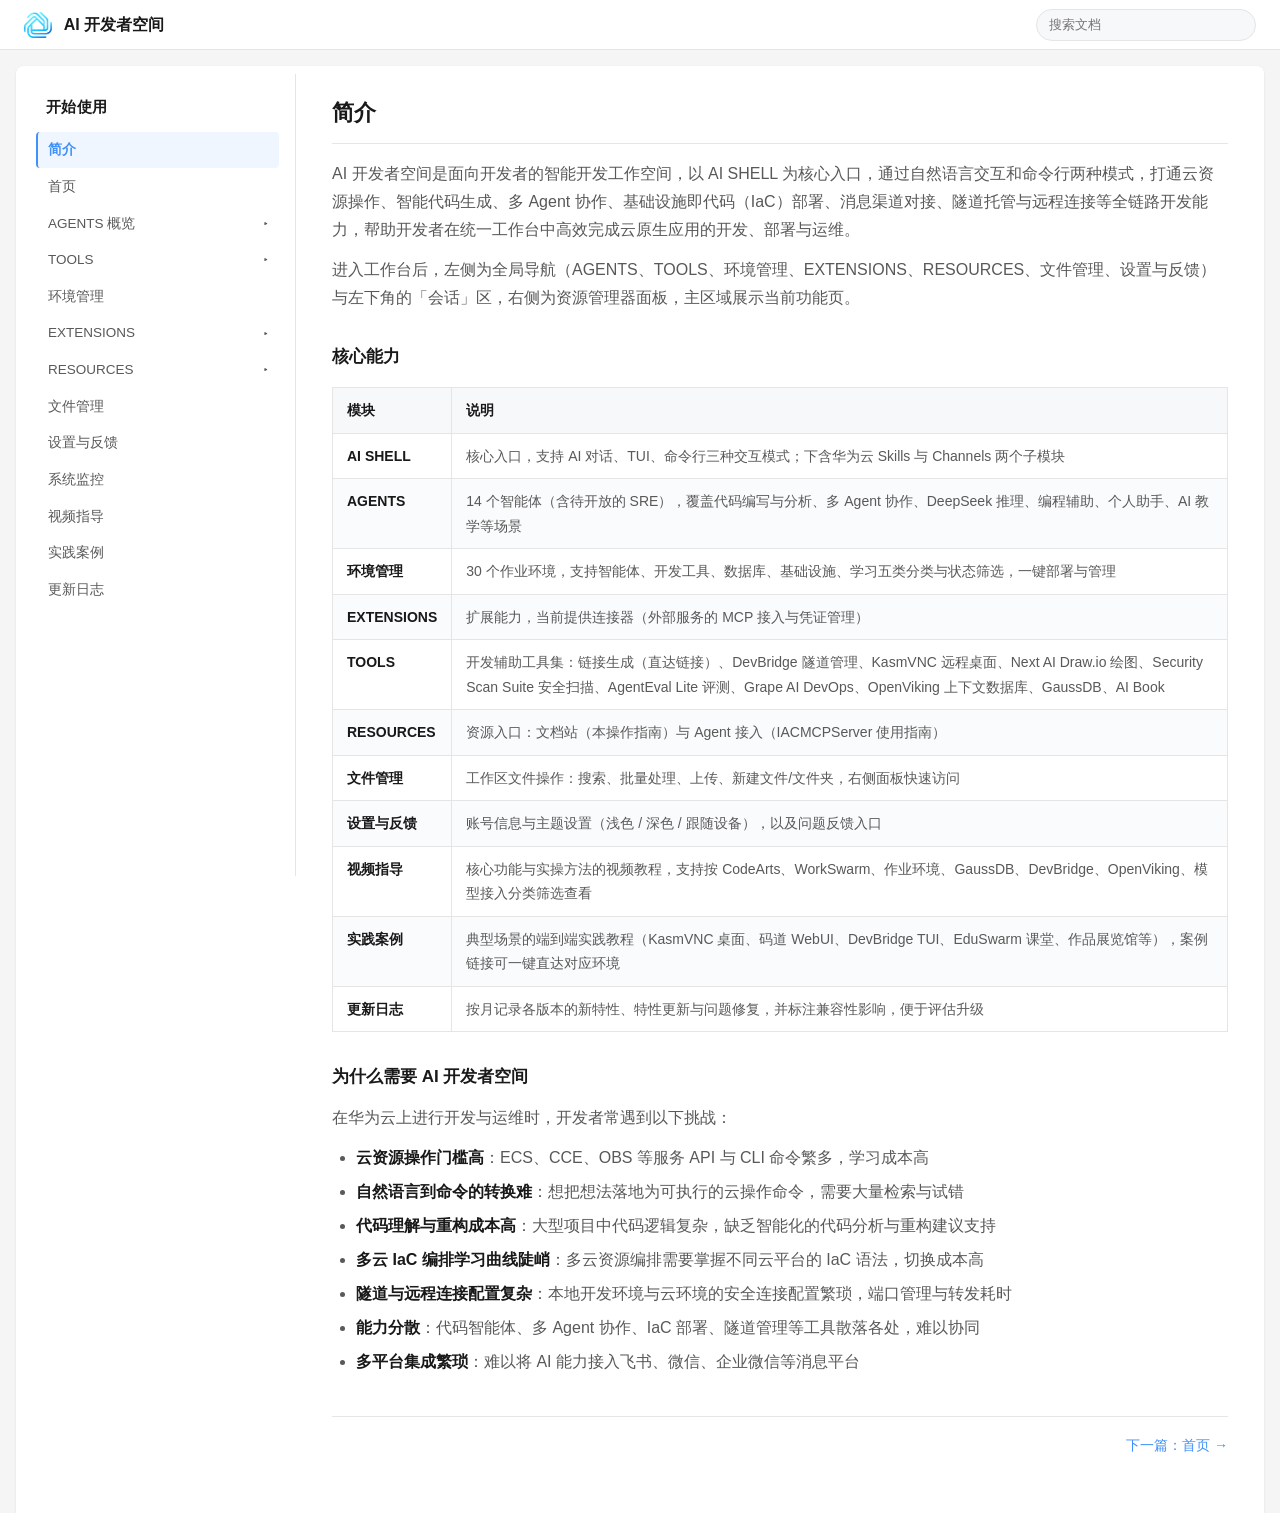
<file: index.html>
<!DOCTYPE html>
<html lang="zh-CN">
<head>
<meta charset="UTF-8">
<meta name="viewport" content="width=device-width, initial-scale=1">
<title>AI 开发者空间 · 操作指南</title>
<link rel="icon" type="image/svg+xml" href="images/space.svg" />
<meta http-equiv="refresh" content="0; url=./AIDevspace.html">
<link rel="canonical" href="./AIDevspace.html">
</head>
<body>
<p>正在打开 <a href="./AIDevspace.html">AI 开发者空间操作指南</a>…</p>
</body>
</html>
</file>
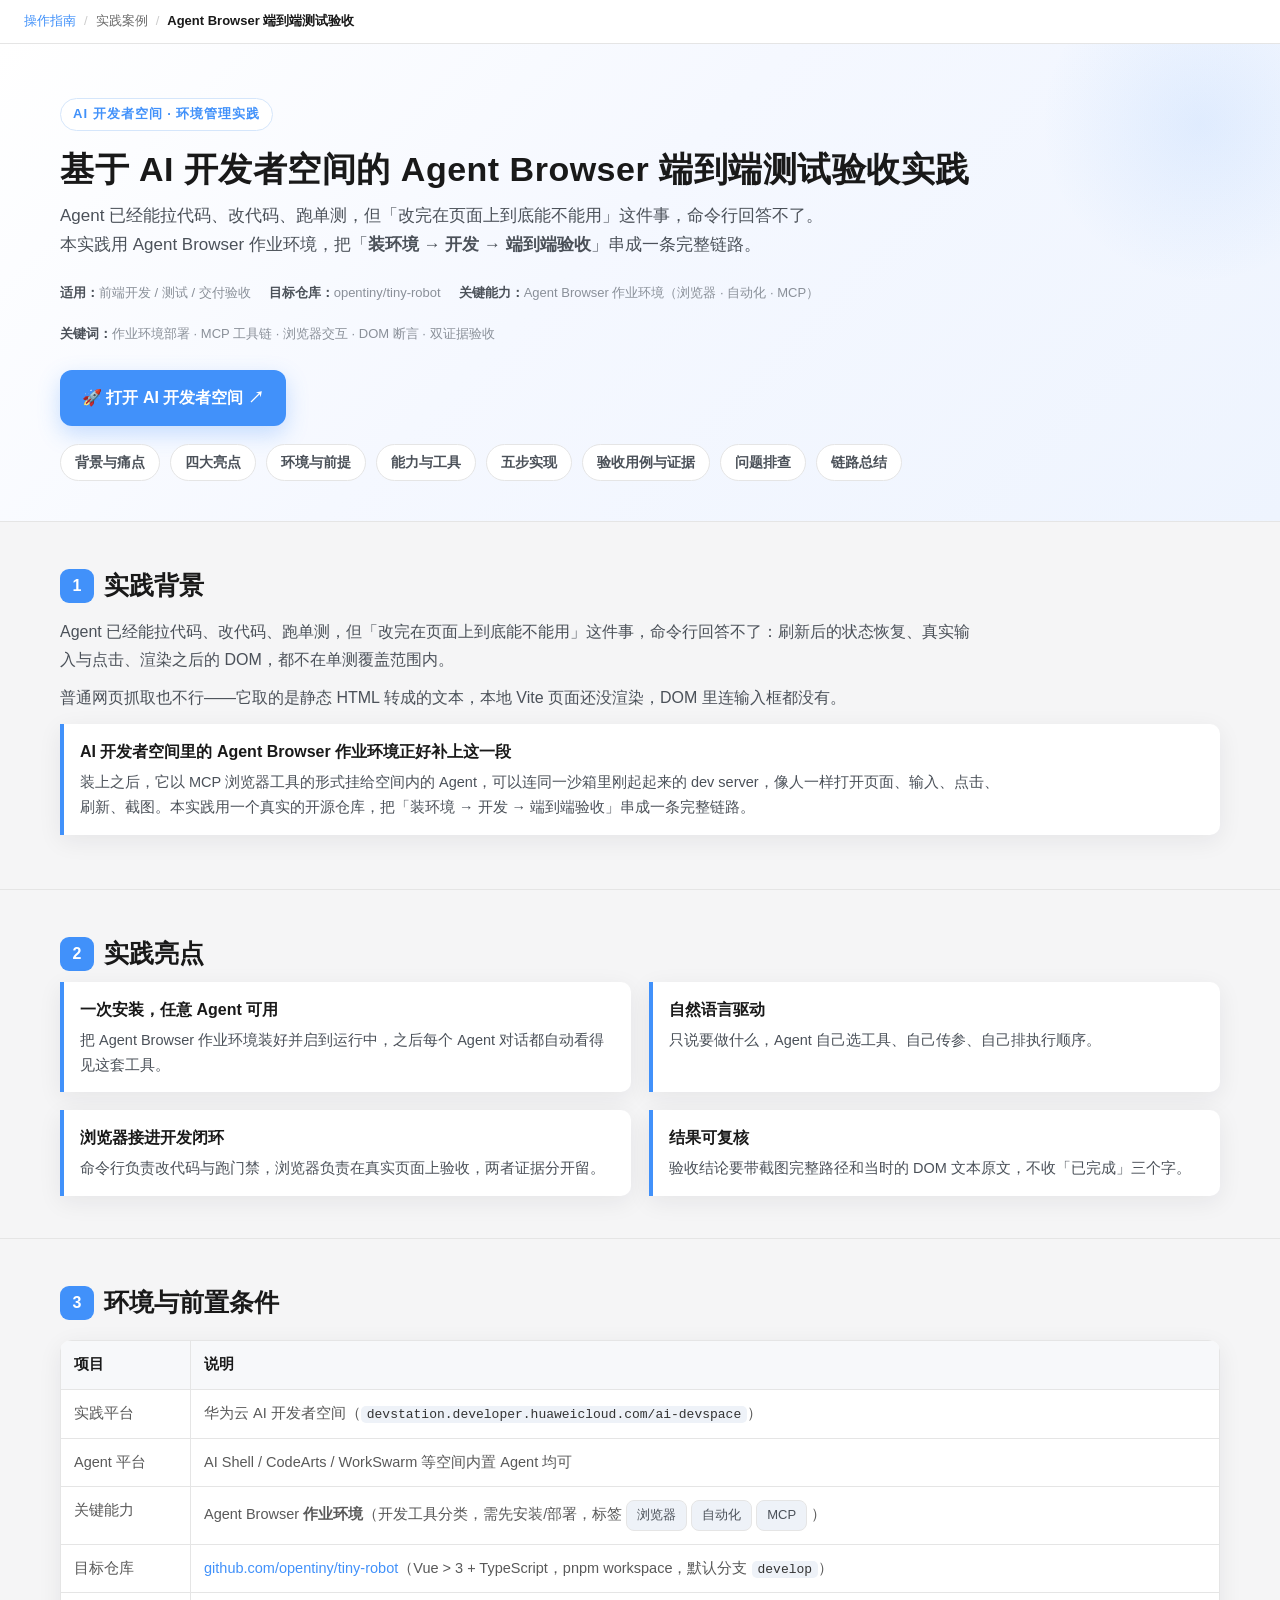
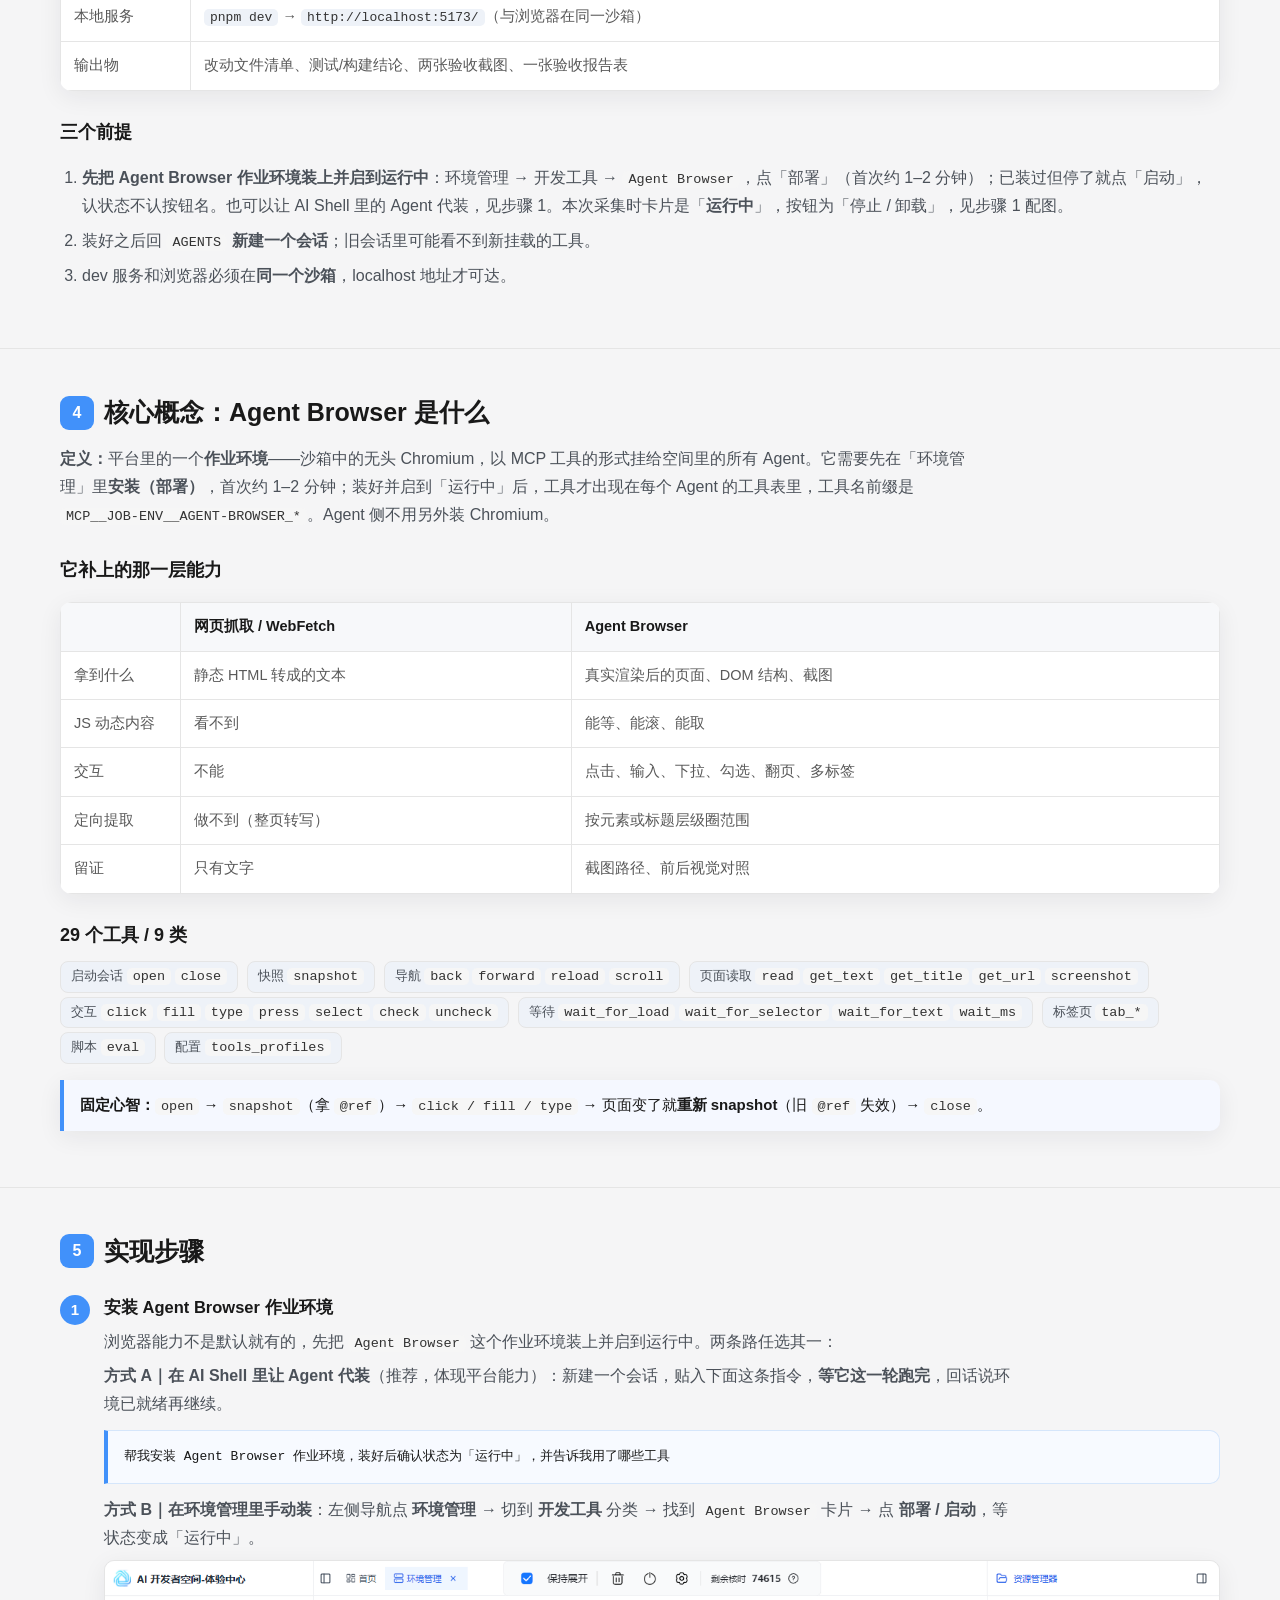
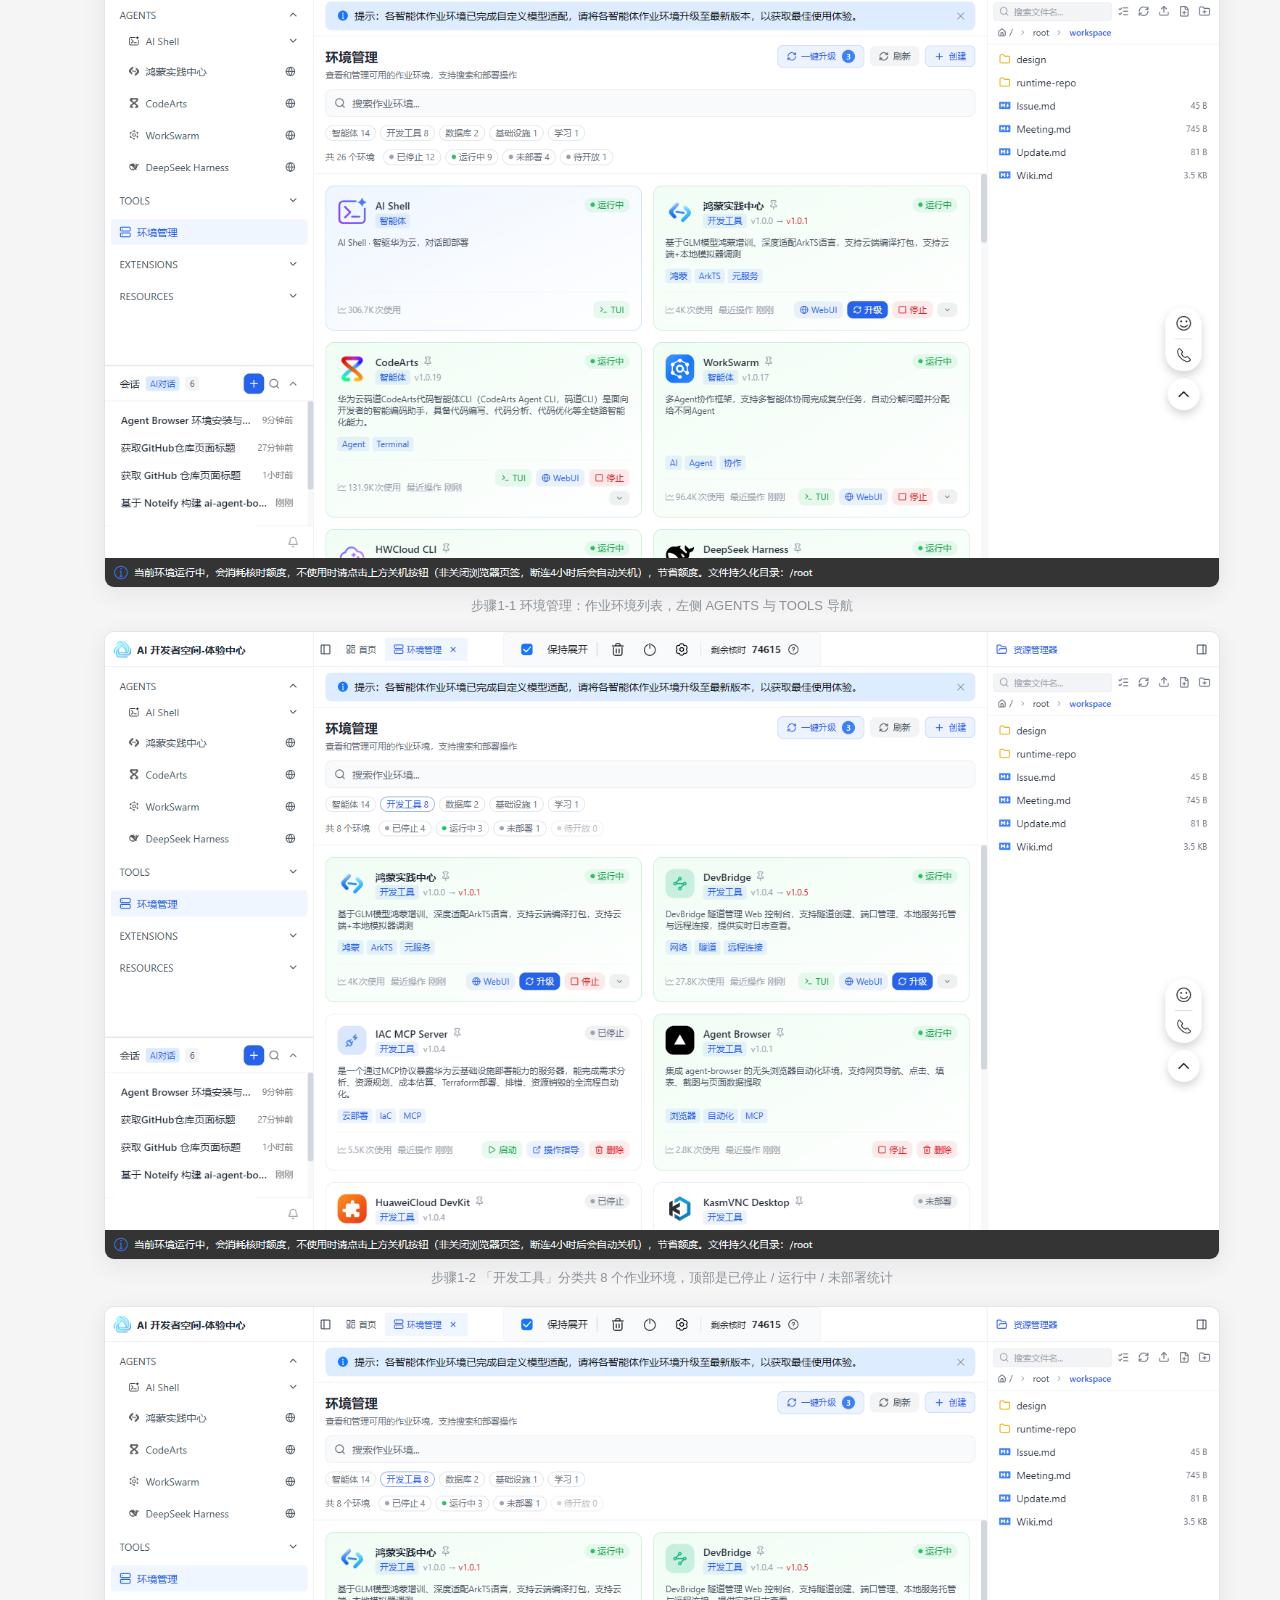
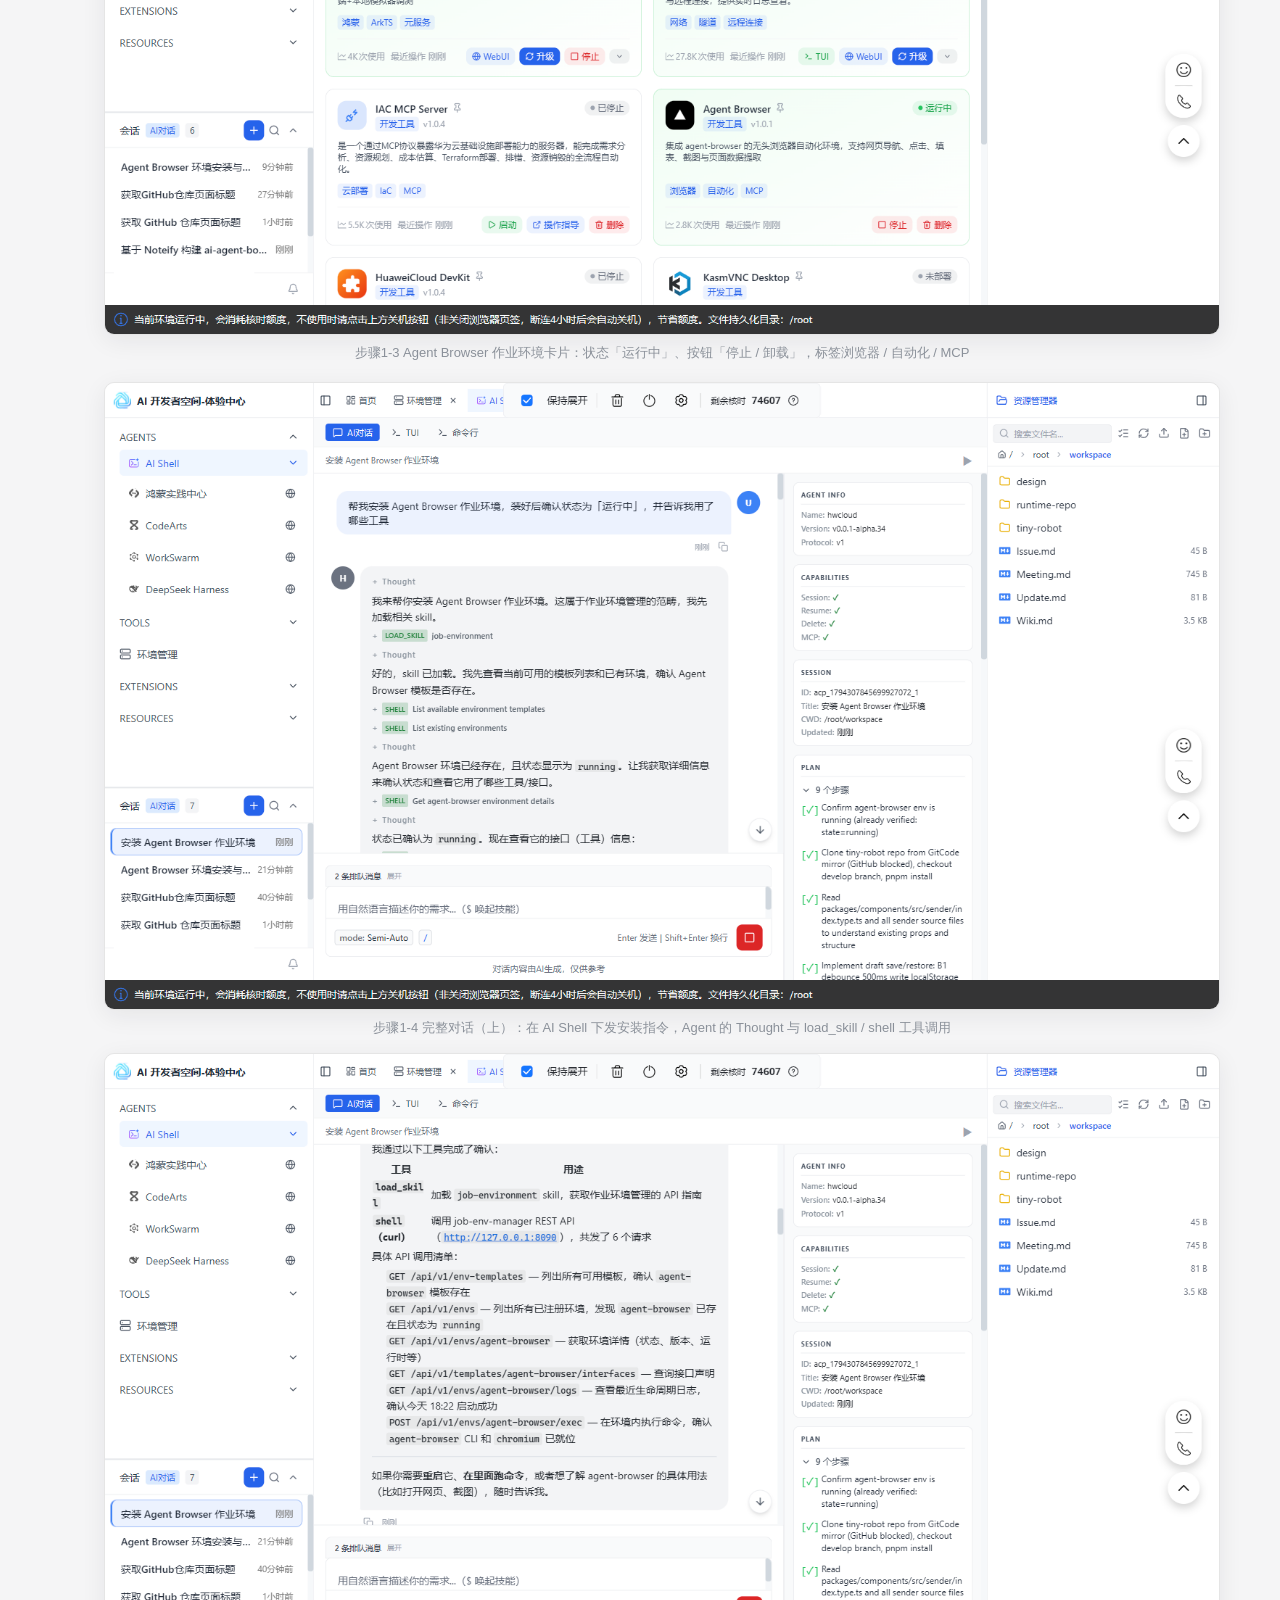
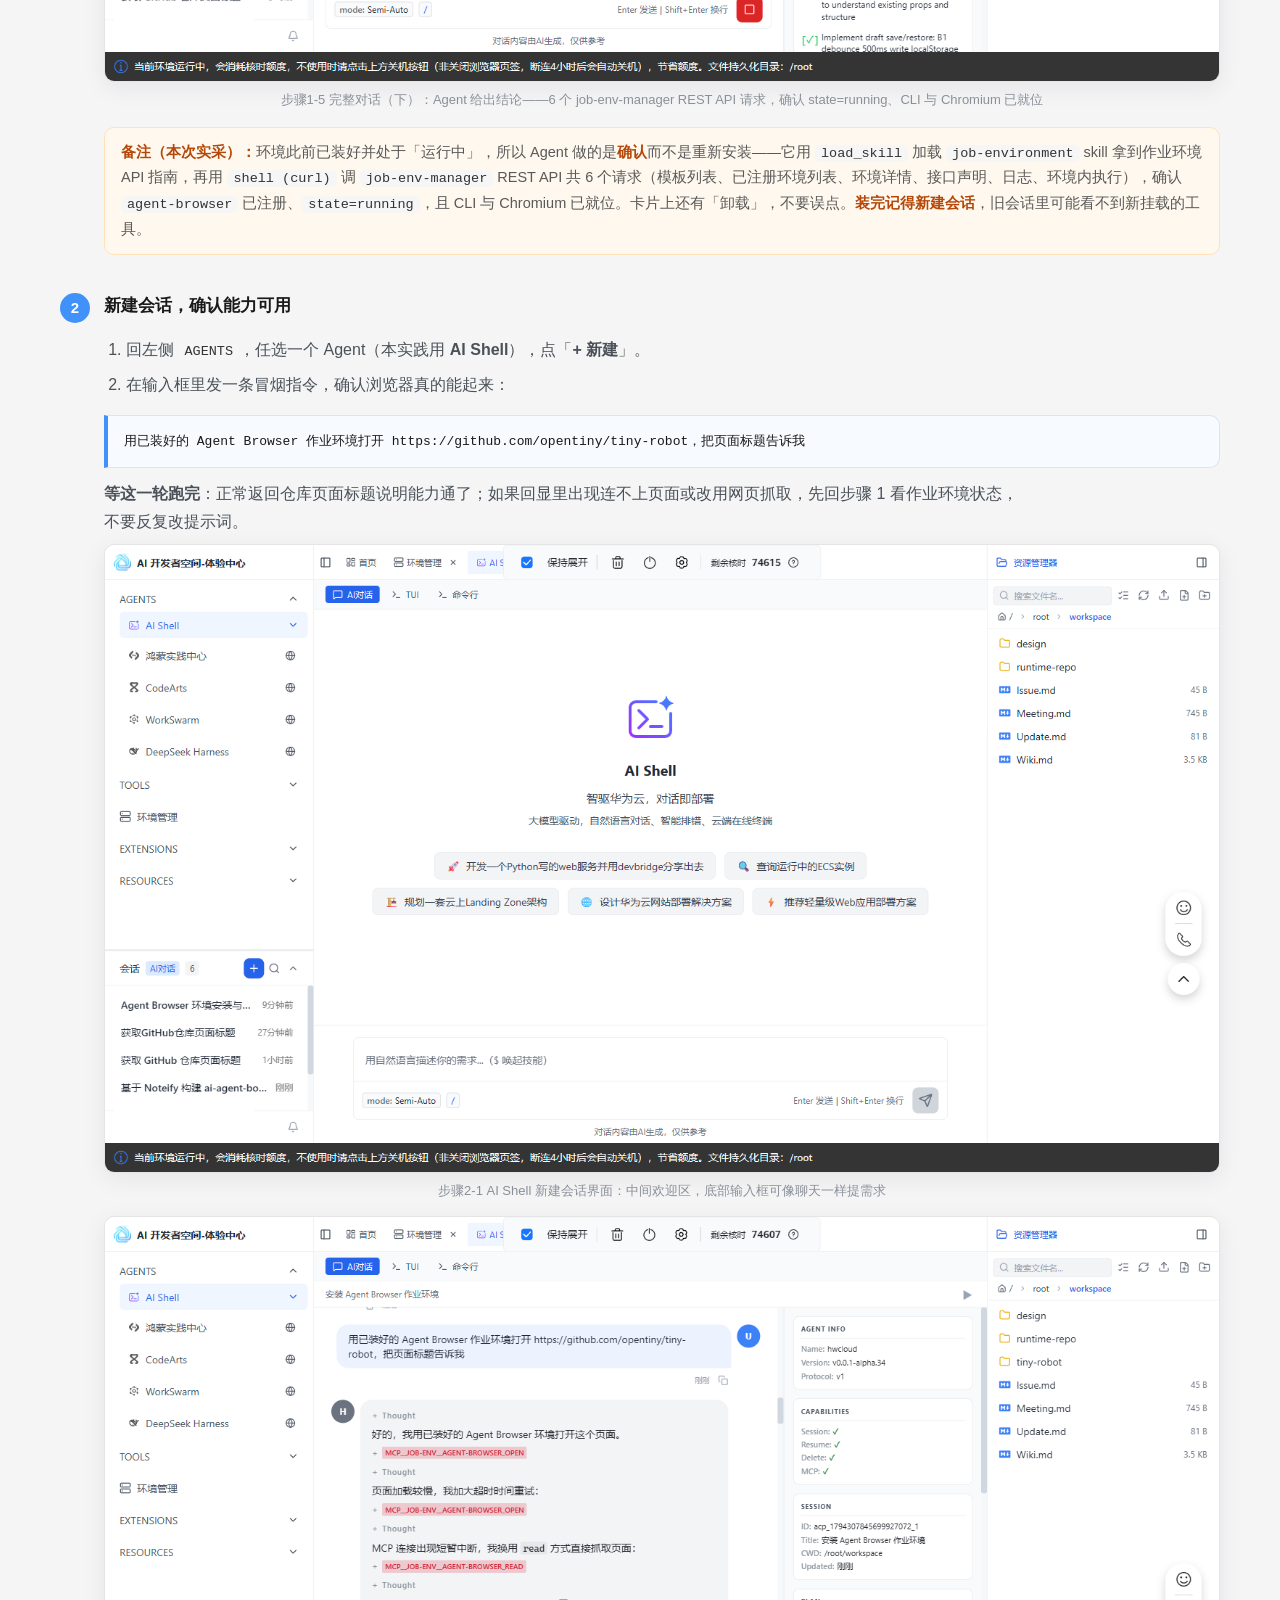
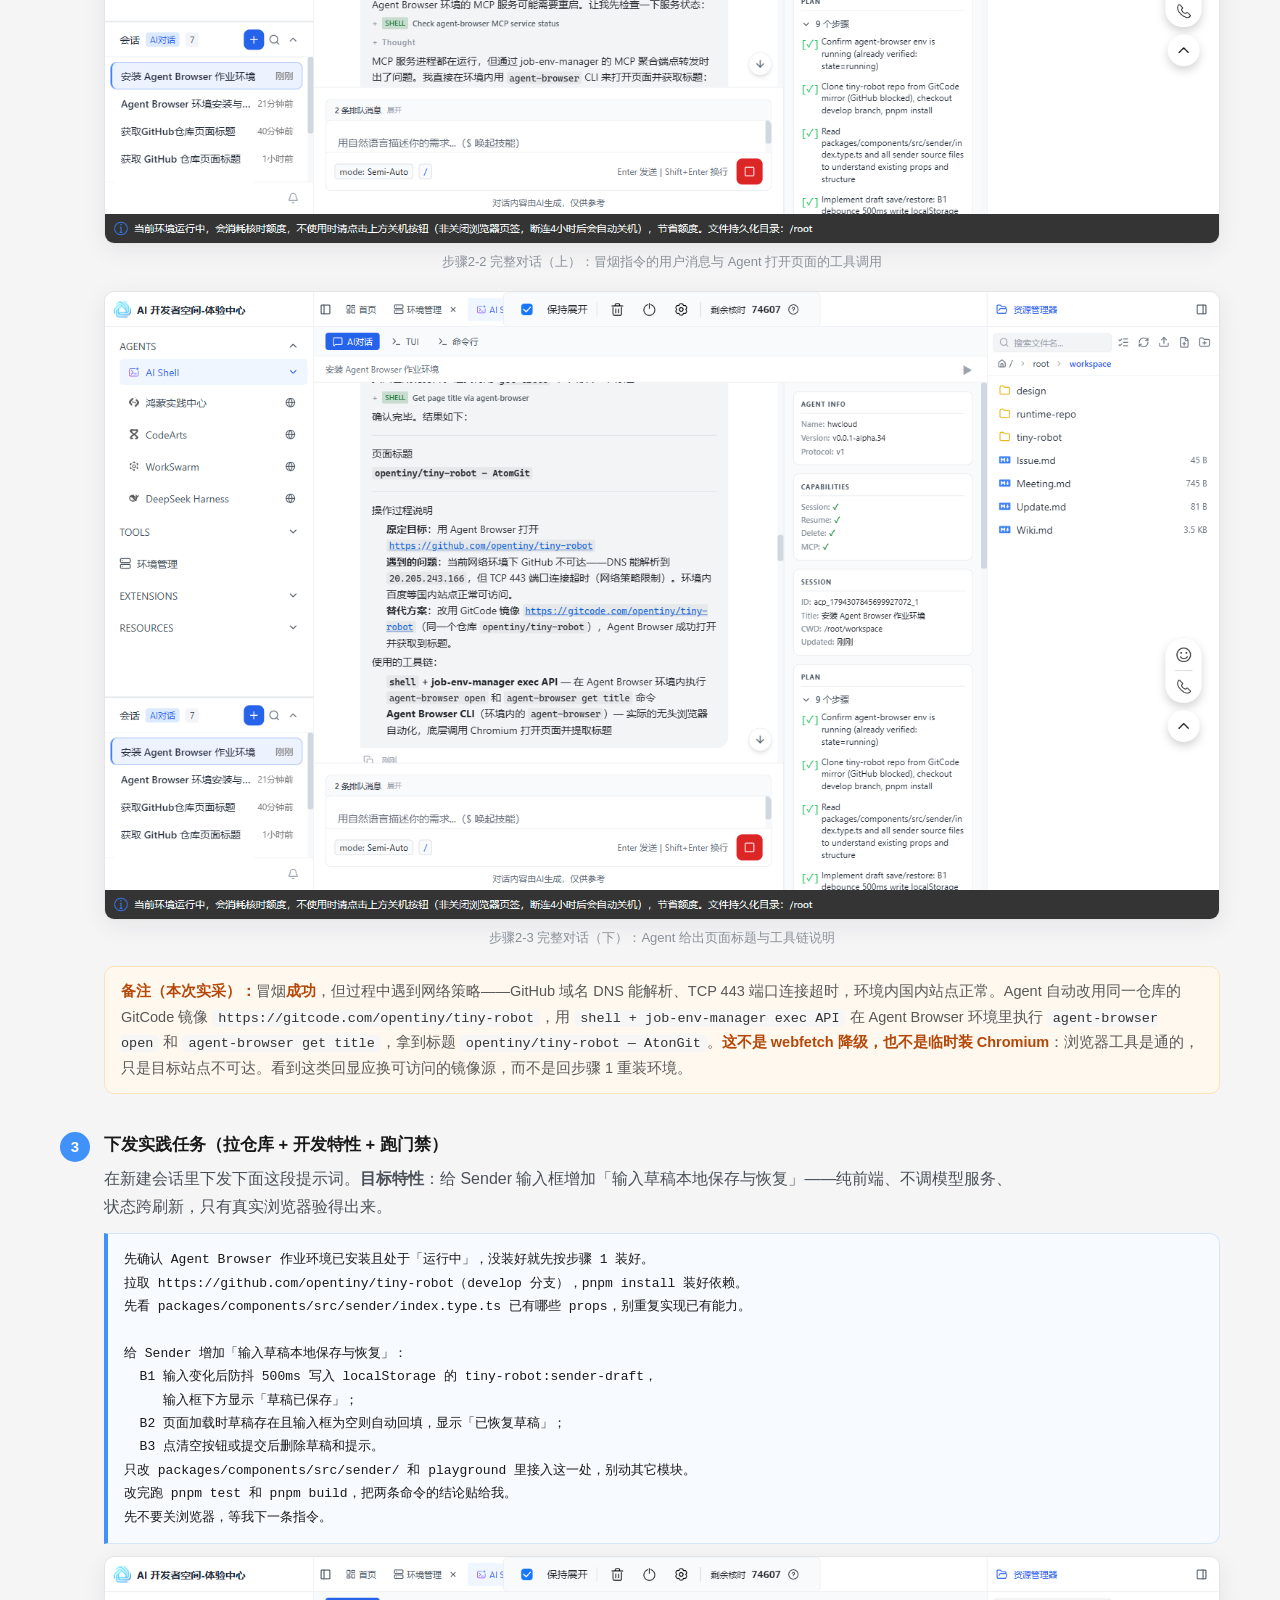
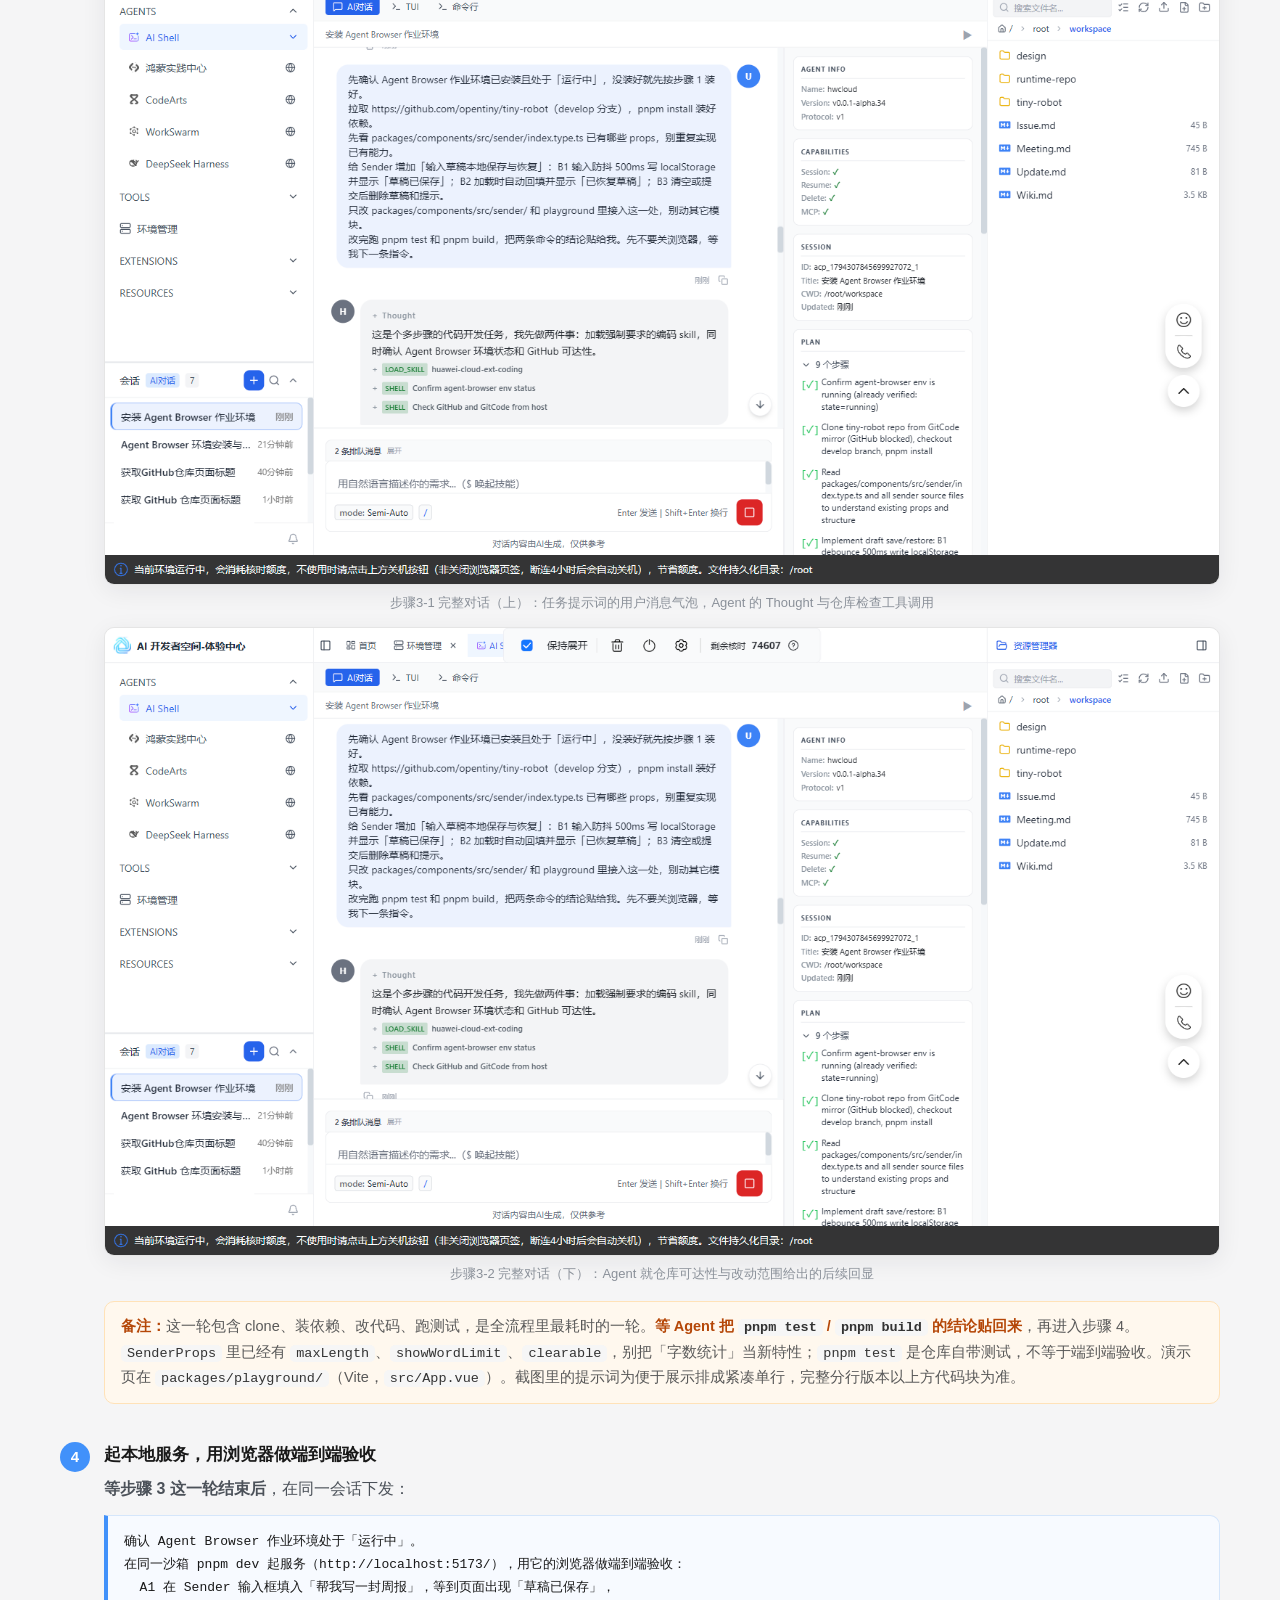
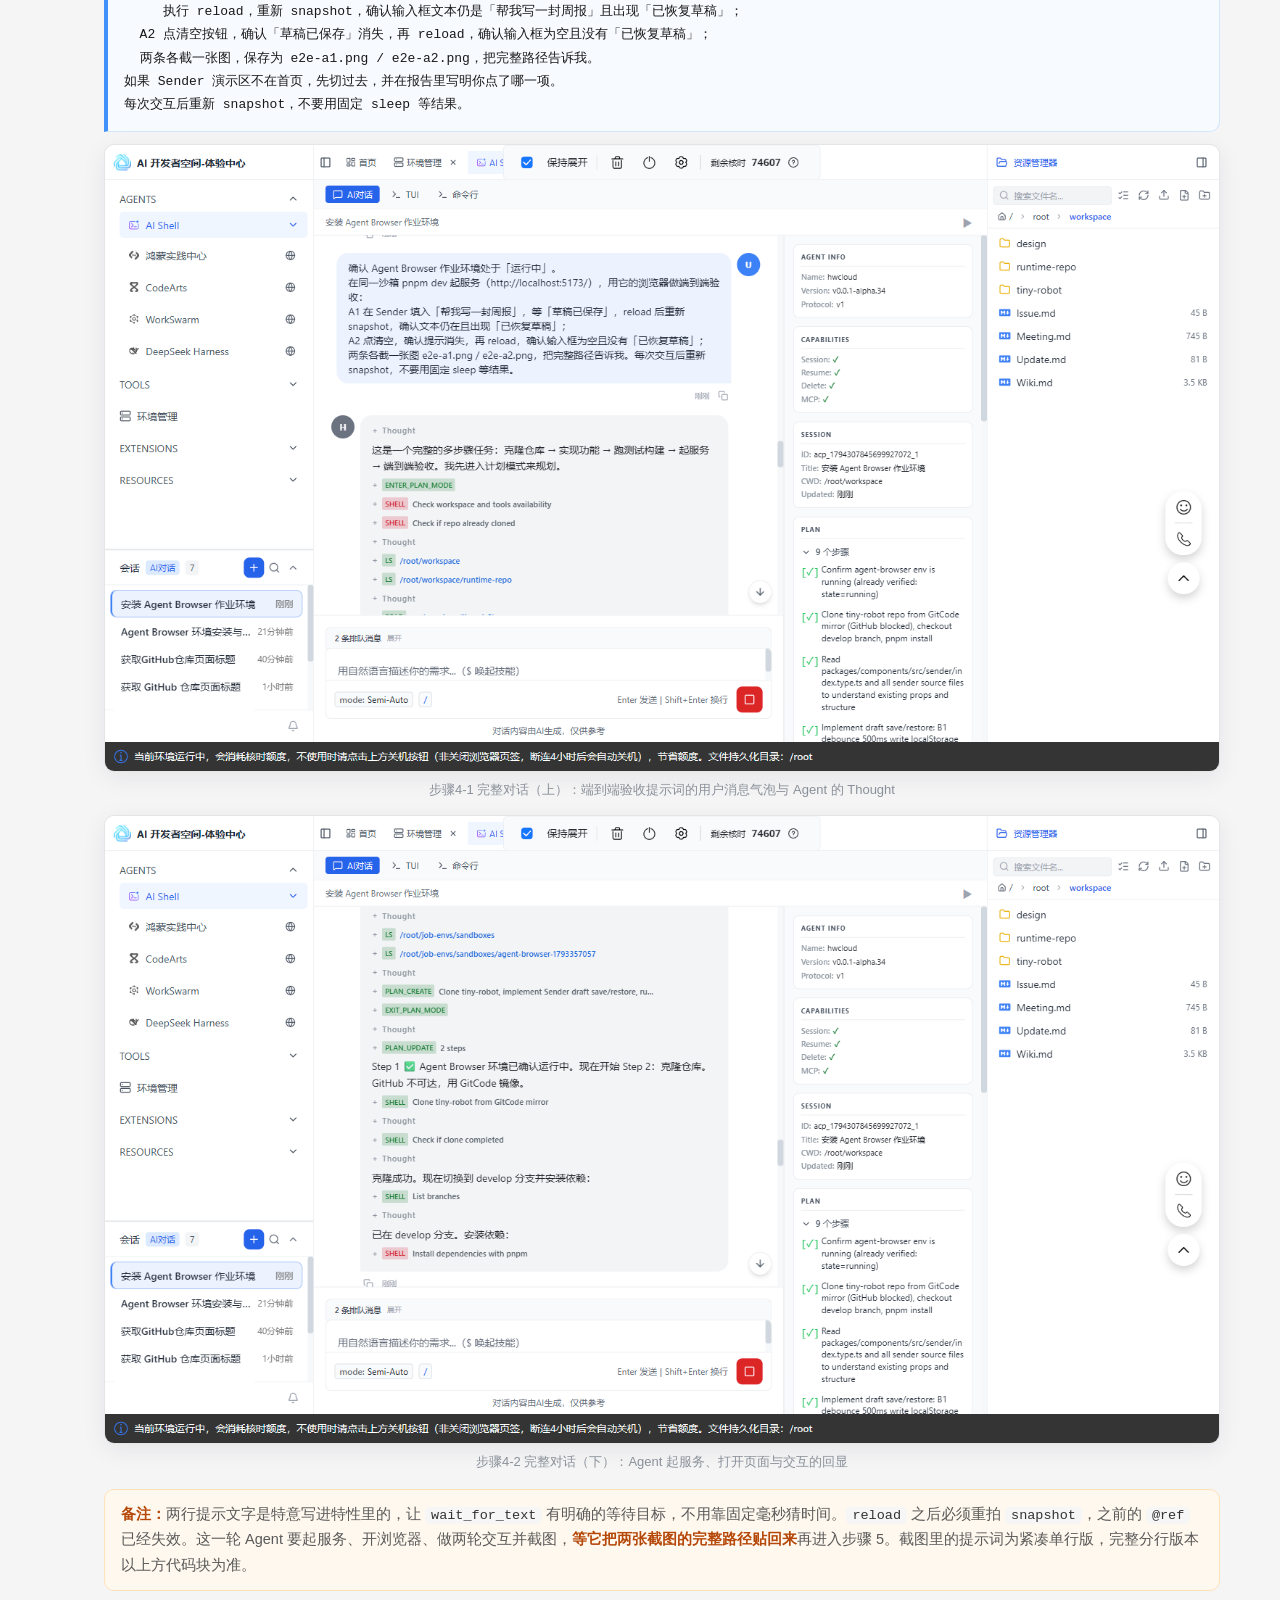
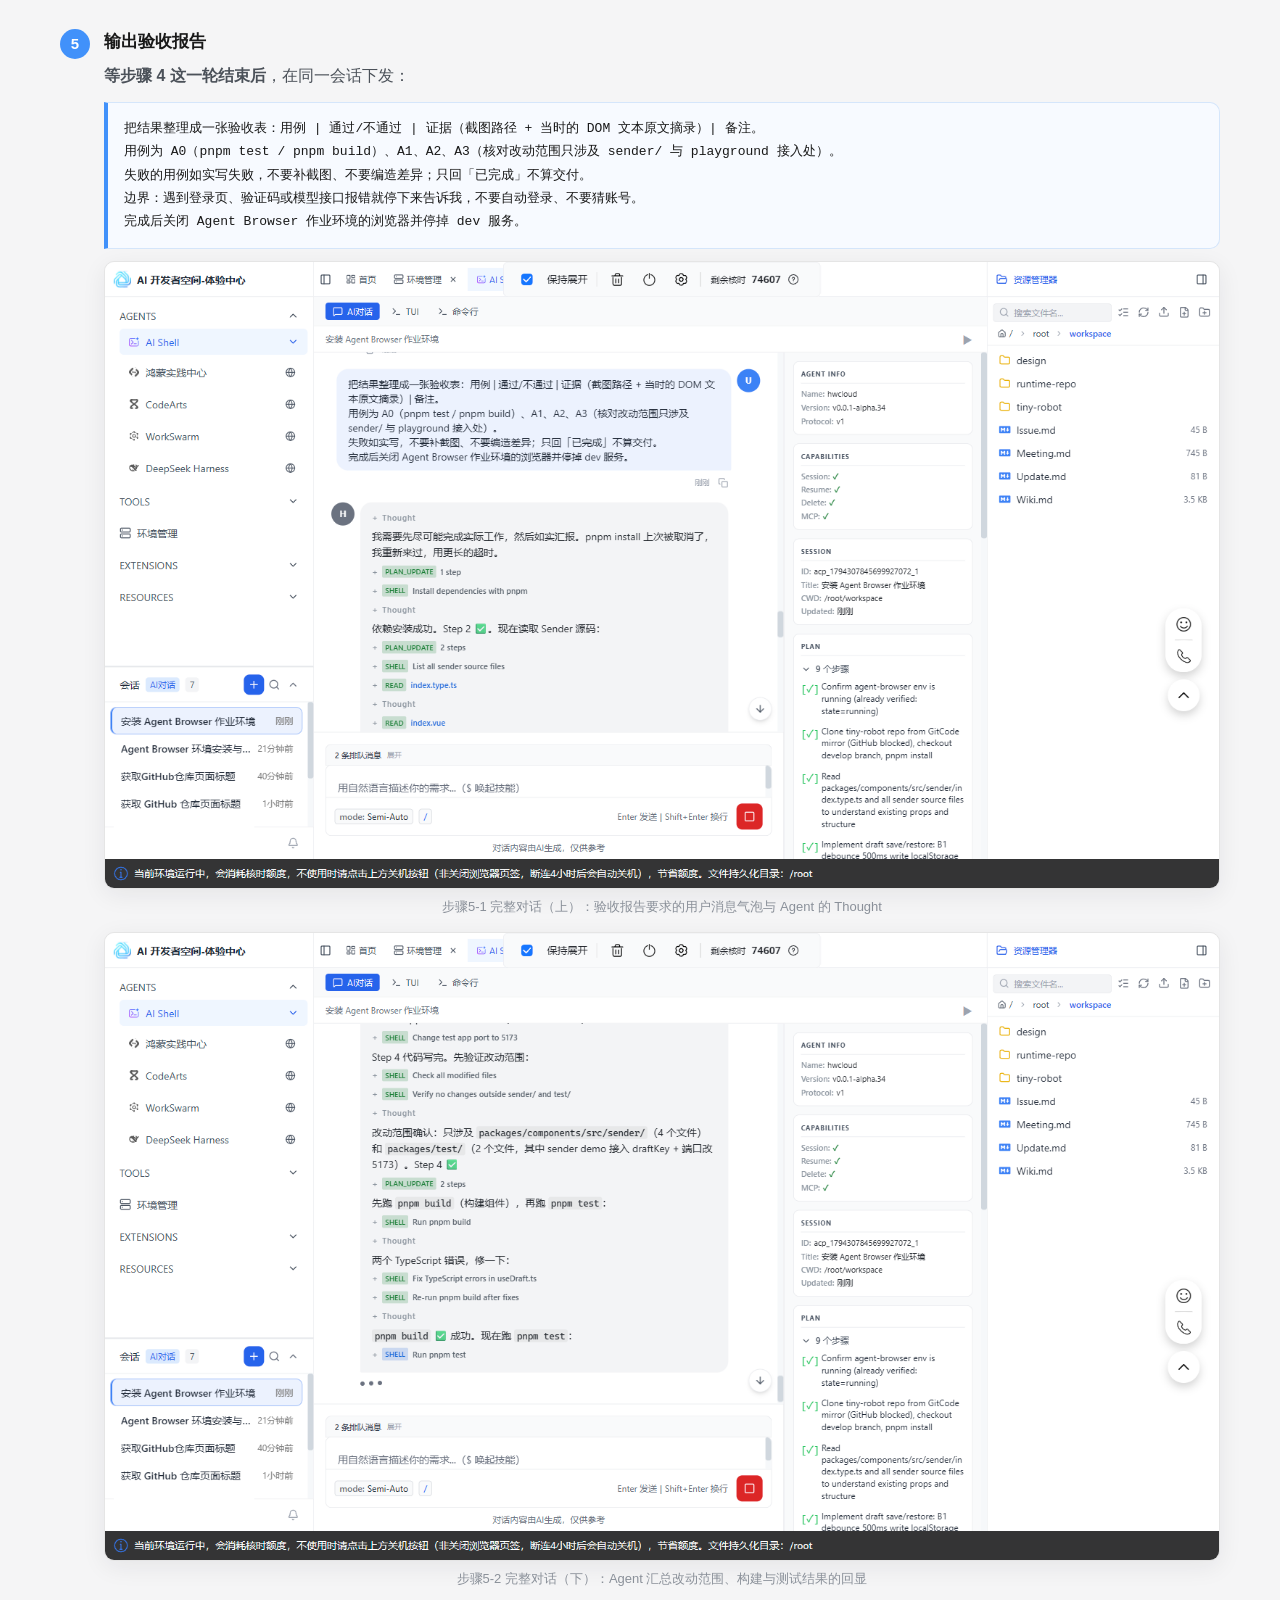
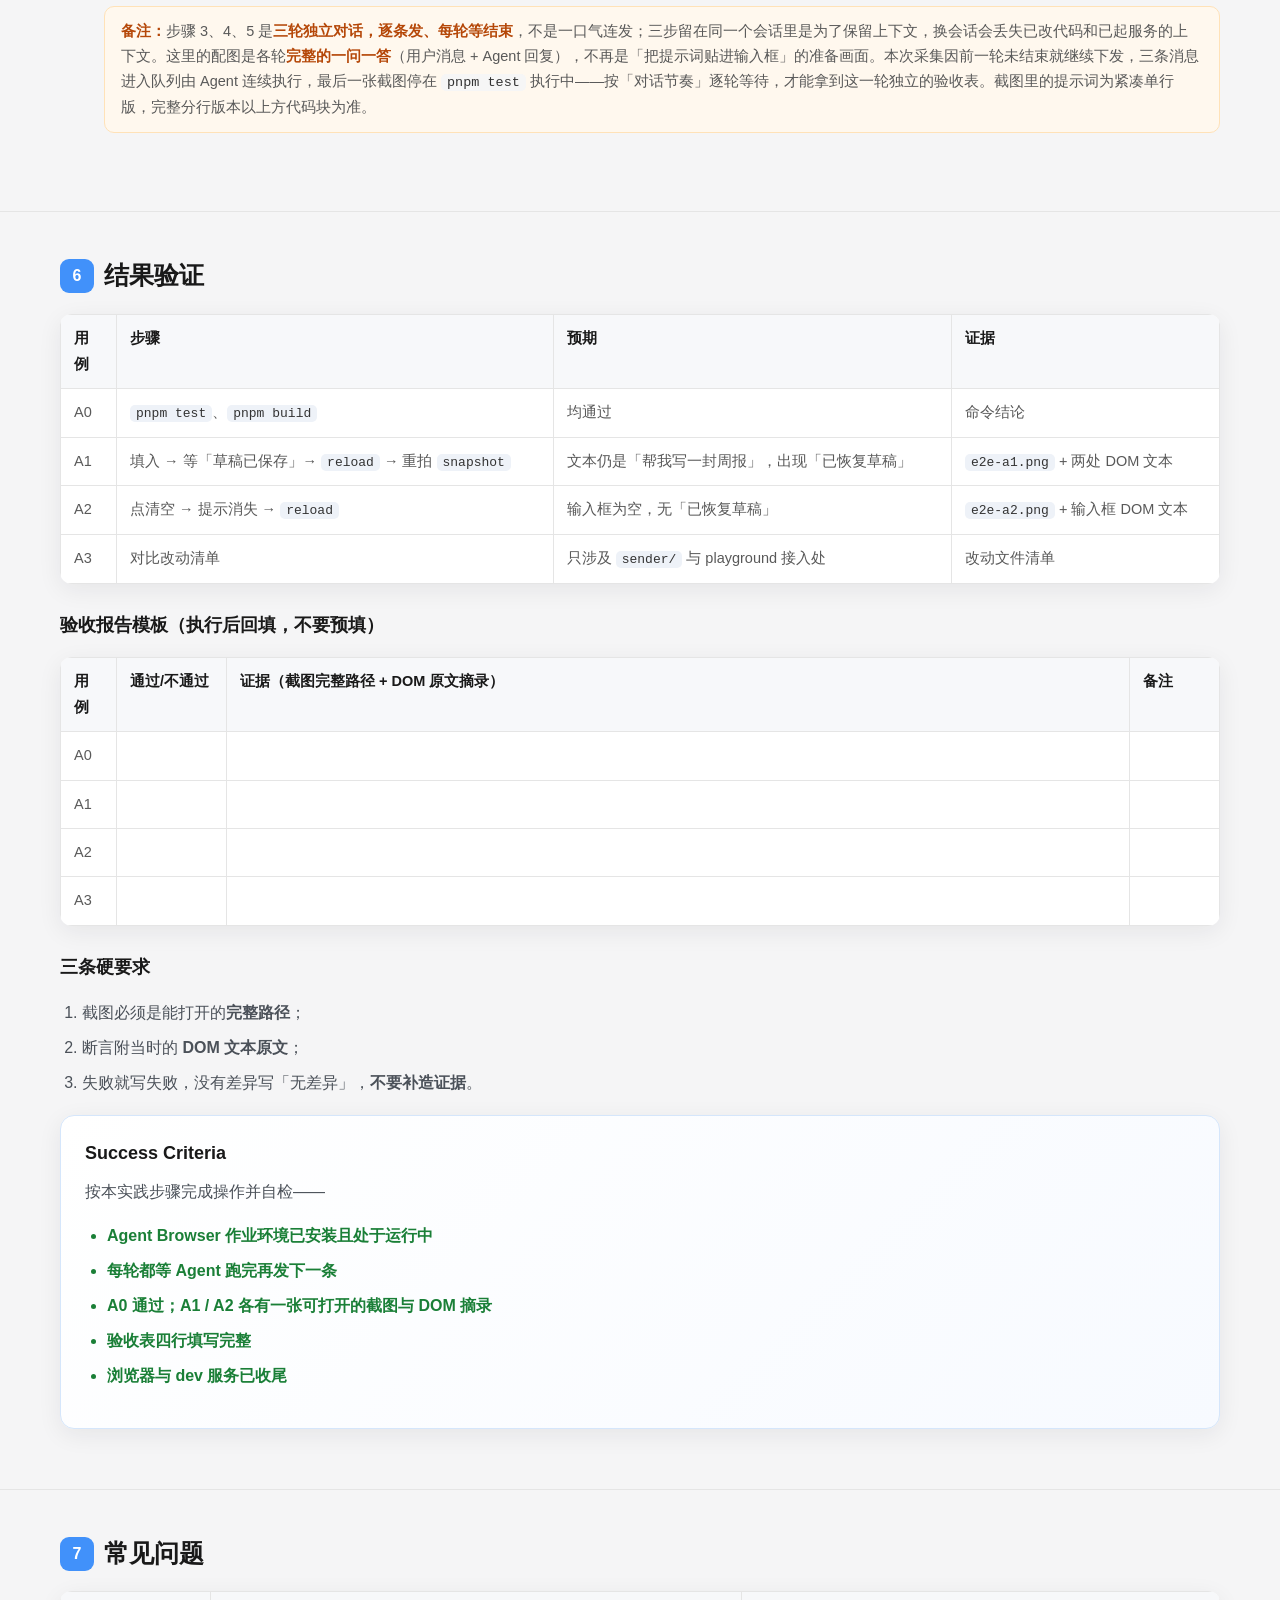
<file: cases/AgentBrowser/index.html>
<!DOCTYPE html>
<html lang="zh-CN">
<head>
<meta charset="UTF-8" />
<meta name="viewport" content="width=device-width, initial-scale=1.0" />
<title>Agent Browser 端到端测试验收实践：装环境 → 开发 → 真实浏览器验收</title>
<link rel="icon" type="image/svg+xml" href="../../images/space.svg" />
<style>
  :root{
    --hw-red:#4191FA;
    --hw-red-dark:#2F6FD0;
    --ink:#1f2329;
    --ink-2:#4b5159;
    --ink-3:#8a9099;
    --line:#e8eaf0;
    --bg:#ffffff;
    --bg-soft:#f6f8fb;
    --bg-soft2:#eef2f8;
    --ok:#1a7f37;
    --warn:#b54708;
    --radius:14px;
    --shadow:0 6px 24px rgba(31,35,41,.07);
  }
  *{box-sizing:border-box}
  html{scroll-behavior:smooth}
  body{
    margin:0;font-family:"PingFang SC","Microsoft YaHei","Hiragino Sans GB",system-ui,-apple-system,Segoe UI,Roboto,Helvetica,Arial,sans-serif;
    color:var(--ink);background:var(--bg-soft);line-height:1.7;-webkit-font-smoothing:antialiased;
  }
  a{color:var(--hw-red);text-decoration:none}
  a:hover{text-decoration:underline}
  .wrap{max-width:1200px;margin:0 auto;padding:0 20px}
  .wrap p{max-width:920px}

  /* Hero */
  .hero{
    background:linear-gradient(135deg,#fff 0%,#f5f8ff 45%,#eef4fe 100%);
    border-bottom:1px solid var(--line);padding:54px 0 40px;position:relative;overflow:hidden;
  }
  .hero:after{
    content:"";position:absolute;right:-80px;top:-80px;width:320px;height:320px;border-radius:50%;
    background:radial-gradient(circle,rgba(65,145,250,.10),transparent 70%);
  }
  .tag{display:inline-block;font-size:13px;letter-spacing:1px;color:var(--hw-red);background:#fff;border:1px solid #d5e6fb;padding:4px 12px;border-radius:999px;font-weight:600}
  .hero h1{font-size:34px;line-height:1.3;margin:16px 0 10px;font-weight:800;letter-spacing:.5px}
  .hero p.sub{font-size:17px;color:var(--ink-2);margin:0 0 22px;max-width:780px}
  .hero .meta{display:flex;gap:18px;flex-wrap:wrap;font-size:13px;color:var(--ink-3)}
  .hero .meta b{color:var(--ink-2);font-weight:600}

  /* CTA */
  .cta{
    display:inline-flex;align-items:center;gap:10px;background:var(--hw-red);color:#fff;font-weight:700;
    padding:14px 22px;border-radius:12px;font-size:16px;box-shadow:0 8px 22px rgba(65,145,250,.28);
    transition:transform .15s ease,box-shadow .15s ease;
  }
  .cta:hover{transform:translateY(-2px);box-shadow:0 12px 28px rgba(65,145,250,.34);text-decoration:none;color:#fff}
  .cta.ghost{background:#fff;color:var(--hw-red);border:1.5px solid var(--hw-red);box-shadow:none}
  .cta.ghost:hover{background:#f5f8ff}

  section{padding:42px 0;border-bottom:1px solid var(--line)}
  section.bg{background:var(--bg)}
  h2{font-size:25px;font-weight:800;margin:0 0 6px;display:flex;align-items:center;gap:10px}
  h2 .num{display:inline-flex;align-items:center;justify-content:center;width:34px;height:34px;border-radius:9px;background:var(--hw-red);color:#fff;font-size:16px;font-weight:800;flex:0 0 auto}
  h3{font-size:18px;font-weight:700;margin:26px 0 8px}
  h4{font-size:16px}
  p{margin:10px 0;color:var(--ink-2)}
  .lead{color:var(--ink-2);font-size:16px}
  ul,ol{color:var(--ink-2);padding-left:22px}
  li{margin:7px 0}
  code{background:var(--bg-soft2);padding:1px 6px;border-radius:5px;font-size:13.5px;font-family:"SFMono-Regular",Consolas,Menlo,monospace;color:var(--ink)}

  .card{background:var(--bg);border:1px solid var(--line);border-radius:var(--radius);padding:22px 24px;box-shadow:var(--shadow);margin:18px 0}
  .card h4{margin-top:0}
  .grid2{display:grid;grid-template-columns:1fr 1fr;gap:18px}
  .grid3{display:grid;grid-template-columns:repeat(3,1fr);gap:16px}
  @media(max-width:760px){.grid2,.grid3{grid-template-columns:1fr}}

  .pill{display:inline-block;background:var(--bg-soft2);border:1px solid var(--line);border-radius:8px;padding:3px 10px;font-size:13px;color:var(--ink-2);margin:2px 4px 2px 0}
  .feature{border-left:4px solid var(--hw-red);background:#fff;padding:14px 16px;border-radius:0 10px 10px 0;margin:12px 0;box-shadow:var(--shadow)}
  .feature h4{margin:0 0 4px;font-size:16px}
  .feature p{margin:0;font-size:14.5px}

  /* 图片 */
  figure{margin:18px 0}
  figure img{display:block;width:100%;height:auto;border-radius:10px;box-shadow:var(--shadow);border:1px solid var(--line);background:#fff}
  figcaption{font-size:13px;color:var(--ink-3);margin-top:8px;text-align:center;line-height:1.6}
  .gal{display:grid;grid-template-columns:1fr;gap:14px;margin:8px 0 16px}
  .gal figure{margin:0}
  @media(max-width:760px){.gal{grid-template-columns:1fr}}

  /* 代码 / 命令 / 提示词 */
  pre{background:#0f1419;color:#e6edf3;border-radius:12px;padding:16px 18px;overflow:auto;font-size:13.5px;line-height:1.7;margin:14px 0}
  pre code{font-family:"SFMono-Regular",Consolas,Menlo,monospace;white-space:pre;background:none;color:inherit;padding:0}
  .cmd{background:var(--bg-soft2);border:1px dashed var(--line);border-radius:10px;padding:12px 14px;font-family:monospace;font-size:13.5px;color:var(--ink);margin:12px 0;word-break:break-all}
  .prompt{
    background:#f7faff;border:1px solid #d5e6fb;border-left:4px solid var(--hw-red);
    border-radius:0 10px 10px 0;padding:14px 16px;margin:12px 0;color:var(--ink);
    font-family:"SFMono-Regular",Consolas,Menlo,monospace;font-size:13px;line-height:1.8;
    white-space:pre-wrap;overflow:auto;
  }
  .quote{background:#f5f8ff;border-left:4px solid var(--hw-red);border-radius:0 10px 10px 0;padding:12px 16px;margin:14px 0;font-size:15px;color:var(--ink);box-shadow:var(--shadow)}

  /* Steps */
  .step{display:flex;gap:14px;margin:20px 0}
  .step .badge{flex:0 0 auto;width:30px;height:30px;border-radius:50%;background:var(--hw-red);color:#fff;display:flex;align-items:center;justify-content:center;font-weight:800;font-size:15px;margin-top:2px}
  .step .body{flex:1;min-width:0}
  .step .body h4{margin:0 0 4px;font-size:16.5px}
  .step .body p{margin:6px 0}

  /* Table */
  table{width:100%;border-collapse:collapse;margin:16px 0;font-size:14.5px;background:#fff;border-radius:12px;overflow:hidden;box-shadow:var(--shadow)}
  th,td{border:1px solid var(--line);padding:11px 13px;text-align:left;vertical-align:top}
  th{background:var(--bg-soft2);color:var(--ink);font-weight:700}
  td code{background:var(--bg-soft2);padding:1px 6px;border-radius:5px;font-size:13px}
  @media(max-width:760px){table{font-size:13.5px}th,td{padding:9px 10px}}

  .note{border:1px solid #ffe2b8;background:#fff8ee;border-radius:10px;padding:12px 16px;margin:16px 0;font-size:14.5px}
  .note b{color:var(--warn)}
  .ok{color:var(--ok);font-weight:600}

  /* 强调块 */
  .urt{background:linear-gradient(135deg,#fff,#f7faff);border:1.5px solid #d5e6fb;border-radius:var(--radius);padding:22px 24px;margin:18px 0;box-shadow:var(--shadow)}
  .urt h3{margin-top:0}

  footer{background:#fff;padding:30px 0;color:var(--ink-3);font-size:13.5px;text-align:center}
  .toc{display:flex;flex-wrap:wrap;gap:10px;margin:18px 0 0}
  .toc a{background:#fff;border:1px solid var(--line);border-radius:999px;padding:6px 14px;font-size:13.5px;color:var(--ink-2);font-weight:600}
  .toc a:hover{border-color:var(--hw-red);color:var(--hw-red);text-decoration:none}

  /* 图片放大查看 */
  figure img{cursor:zoom-in}
  .lb-mask{position:fixed;inset:0;z-index:200;display:none;align-items:center;justify-content:center;background:rgba(15,20,25,.88);padding:24px;cursor:zoom-out}
  .lb-mask.on{display:flex}
  .lb-mask img{max-width:96vw;max-height:90vh;width:auto;height:auto;border-radius:8px;background:#fff;box-shadow:0 24px 60px rgba(0,0,0,.5)}
  .lb-tip{position:fixed;left:50%;bottom:20px;transform:translateX(-50%);color:#fff;font-size:13px;opacity:.7}
</style>
  <link rel="stylesheet" href="../guide-theme.css" />
</head>
<body>
<nav class="guide-crumb">
  <a href="../../AIDevspace.html#practice-cases">操作指南</a>
  <span class="sep">/</span>
  <span>实践案例</span>
  <span class="sep">/</span>
  <span class="cur">Agent Browser 端到端测试验收</span>
</nav>

<!-- HERO -->
<header class="hero">
  <div class="wrap">
    <span class="tag">AI 开发者空间 · 环境管理实践</span>
    <h1>基于 AI 开发者空间的 Agent Browser 端到端测试验收实践</h1>
    <p class="sub">Agent 已经能拉代码、改代码、跑单测，但「改完在页面上到底能不能用」这件事，命令行回答不了。本实践用 Agent Browser 作业环境，把「<b>装环境 → 开发 → 端到端验收</b>」串成一条完整链路。</p>
    <div class="meta">
      <span><b>适用：</b>前端开发 / 测试 / 交付验收</span>
      <span><b>目标仓库：</b>opentiny/tiny-robot</span>
      <span><b>关键能力：</b>Agent Browser 作业环境（浏览器 · 自动化 · MCP）</span>
      <span><b>关键词：</b>作业环境部署 · MCP 工具链 · 浏览器交互 · DOM 断言 · 双证据验收</span>
    </div>
    <div style="margin-top:24px;display:flex;gap:14px;flex-wrap:wrap">
      <a class="cta" href="https://devstation.developer.huaweicloud.com/ai-devspace" target="_blank" rel="noopener">🚀 打开 AI 开发者空间 ↗</a>
    </div>
    <div class="toc">
      <a href="#bg">背景与痛点</a>
      <a href="#highlight">四大亮点</a>
      <a href="#pre">环境与前提</a>
      <a href="#concept">能力与工具</a>
      <a href="#steps">五步实现</a>
      <a href="#verify">验收用例与证据</a>
      <a href="#faq">问题排查</a>
      <a href="#summary">链路总结</a>
    </div>
  </div>
</header>

<!-- 1 -->
<section id="bg" class="bg">
  <div class="wrap">
    <h2><span class="num">1</span>实践背景</h2>
    <p class="lead">Agent 已经能拉代码、改代码、跑单测，但「改完在页面上到底能不能用」这件事，命令行回答不了：刷新后的状态恢复、真实输入与点击、渲染之后的 DOM，都不在单测覆盖范围内。</p>
    <p>普通网页抓取也不行——它取的是静态 HTML 转成的文本，本地 Vite 页面还没渲染，DOM 里连输入框都没有。</p>
    <div class="feature">
      <h4>AI 开发者空间里的 Agent Browser 作业环境正好补上这一段</h4>
      <p>装上之后，它以 MCP 浏览器工具的形式挂给空间内的 Agent，可以连同一沙箱里刚起起来的 dev server，像人一样打开页面、输入、点击、刷新、截图。本实践用一个真实的开源仓库，把「装环境 → 开发 → 端到端验收」串成一条完整链路。</p>
    </div>
  </div>
</section>

<!-- 2 -->
<section id="highlight">
  <div class="wrap">
    <h2><span class="num">2</span>实践亮点</h2>
    <div class="grid2">
      <div class="feature" style="margin:0">
        <h4>一次安装，任意 Agent 可用</h4>
        <p>把 Agent Browser 作业环境装好并启到运行中，之后每个 Agent 对话都自动看得见这套工具。</p>
      </div>
      <div class="feature" style="margin:0">
        <h4>自然语言驱动</h4>
        <p>只说要做什么，Agent 自己选工具、自己传参、自己排执行顺序。</p>
      </div>
      <div class="feature" style="margin:0">
        <h4>浏览器接进开发闭环</h4>
        <p>命令行负责改代码与跑门禁，浏览器负责在真实页面上验收，两者证据分开留。</p>
      </div>
      <div class="feature" style="margin:0">
        <h4>结果可复核</h4>
        <p>验收结论要带截图完整路径和当时的 DOM 文本原文，不收「已完成」三个字。</p>
      </div>
    </div>
  </div>
</section>

<!-- 3 -->
<section id="pre" class="bg">
  <div class="wrap">
    <h2><span class="num">3</span>环境与前置条件</h2>
    <table>
      <thead><tr><th style="width:130px">项目</th><th>说明</th></tr></thead>
      <tbody>
        <tr><td>实践平台</td><td>华为云 AI 开发者空间（<code>devstation.developer.huaweicloud.com/ai-devspace</code>）</td></tr>
        <tr><td>Agent 平台</td><td>AI Shell / CodeArts / WorkSwarm 等空间内置 Agent 均可</td></tr>
        <tr><td>关键能力</td><td>Agent Browser <b>作业环境</b>（开发工具分类，需先安装/部署，标签 <span class="pill">浏览器</span><span class="pill">自动化</span><span class="pill">MCP</span>）</td></tr>
        <tr><td>目标仓库</td><td><a href="https://github.com/opentiny/tiny-robot" target="_blank" rel="noopener">github.com/opentiny/tiny-robot</a>（Vue &gt; 3 + TypeScript，pnpm workspace，默认分支 <code>develop</code>）</td></tr>
        <tr><td>本地服务</td><td><code>pnpm dev</code> → <code>http://localhost:5173/</code>（与浏览器在同一沙箱）</td></tr>
        <tr><td>输出物</td><td>改动文件清单、测试/构建结论、两张验收截图、一张验收报告表</td></tr>
      </tbody>
    </table>

    <h3>三个前提</h3>
    <ol>
      <li><b>先把 Agent Browser 作业环境装上并启到运行中</b>：环境管理 → 开发工具 → <code>Agent Browser</code>，点「部署」（首次约 1–2 分钟）；已装过但停了就点「启动」，认状态不认按钮名。也可以让 AI Shell 里的 Agent 代装，见步骤 1。本次采集时卡片是「<b>运行中</b>」，按钮为「停止 / 卸载」，见步骤 1 配图。</li>
      <li>装好之后回 <code>AGENTS</code> <b>新建一个会话</b>；旧会话里可能看不到新挂载的工具。</li>
      <li>dev 服务和浏览器必须在<b>同一个沙箱</b>，localhost 地址才可达。</li>
    </ol>
  </div>
</section>

<!-- 4 -->
<section id="concept">
  <div class="wrap">
    <h2><span class="num">4</span>核心概念：Agent Browser 是什么</h2>
    <p class="lead"><b>定义：</b>平台里的一个<b>作业环境</b>——沙箱中的无头 Chromium，以 MCP 工具的形式挂给空间里的所有 Agent。它需要先在「环境管理」里<b>安装（部署）</b>，首次约 1–2 分钟；装好并启到「运行中」后，工具才出现在每个 Agent 的工具表里，工具名前缀是 <code>MCP__JOB-ENV__AGENT-BROWSER_*</code>。Agent 侧不用另外装 Chromium。</p>

    <h3>它补上的那一层能力</h3>
    <table>
      <thead><tr><th style="width:120px"></th><th>网页抓取 / WebFetch</th><th>Agent Browser</th></tr></thead>
      <tbody>
        <tr><td>拿到什么</td><td>静态 HTML 转成的文本</td><td>真实渲染后的页面、DOM 结构、截图</td></tr>
        <tr><td>JS 动态内容</td><td>看不到</td><td>能等、能滚、能取</td></tr>
        <tr><td>交互</td><td>不能</td><td>点击、输入、下拉、勾选、翻页、多标签</td></tr>
        <tr><td>定向提取</td><td>做不到（整页转写）</td><td>按元素或标题层级圈范围</td></tr>
        <tr><td>留证</td><td>只有文字</td><td>截图路径、前后视觉对照</td></tr>
      </tbody>
    </table>

    <h3>29 个工具 / 9 类</h3>
    <div>
      <span class="pill">启动会话 <code>open</code> <code>close</code></span>
      <span class="pill">快照 <code>snapshot</code></span>
      <span class="pill">导航 <code>back</code> <code>forward</code> <code>reload</code> <code>scroll</code></span>
      <span class="pill">页面读取 <code>read</code> <code>get_text</code> <code>get_title</code> <code>get_url</code> <code>screenshot</code></span>
      <span class="pill">交互 <code>click</code> <code>fill</code> <code>type</code> <code>press</code> <code>select</code> <code>check</code> <code>uncheck</code></span>
      <span class="pill">等待 <code>wait_for_load</code> <code>wait_for_selector</code> <code>wait_for_text</code> <code>wait_ms</code></span>
      <span class="pill">标签页 <code>tab_*</code></span>
      <span class="pill">脚本 <code>eval</code></span>
      <span class="pill">配置 <code>tools_profiles</code></span>
    </div>

    <div class="quote"><b>固定心智：</b><code>open</code> → <code>snapshot</code>（拿 <code>@ref</code>）→ <code>click / fill / type</code> → 页面变了就<b>重新 snapshot</b>（旧 <code>@ref</code> 失效）→ <code>close</code>。</div>
  </div>
</section>

<!-- 5 -->
<section id="steps" class="bg">
  <div class="wrap">
    <h2><span class="num">5</span>实现步骤</h2>

    <!-- STEP 1 -->
    <div class="step">
      <div class="badge">1</div>
      <div class="body">
        <h4>安装 Agent Browser 作业环境</h4>
        <p>浏览器能力不是默认就有的，先把 <code>Agent Browser</code> 这个作业环境装上并启到运行中。两条路任选其一：</p>

        <p><b>方式 A｜在 AI Shell 里让 Agent 代装</b>（推荐，体现平台能力）：新建一个会话，贴入下面这条指令，<b>等它这一轮跑完</b>，回话说环境已就绪再继续。</p>
        <div class="prompt">帮我安装 Agent Browser 作业环境，装好后确认状态为「运行中」，并告诉我用了哪些工具</div>

        <p><b>方式 B｜在环境管理里手动装</b>：左侧导航点 <b>环境管理</b> → 切到 <b>开发工具</b> 分类 → 找到 <code>Agent Browser</code> 卡片 → 点 <b>部署 / 启动</b>，等状态变成「运行中」。</p>

        <div class="gal">
          <figure>
            <img src="./assets/case864/step1_env.png" alt="环境管理：作业环境列表，左侧 AGENTS 与 TOOLS 导航" loading="lazy" />
            <figcaption>步骤1-1 环境管理：作业环境列表，左侧 AGENTS 与 TOOLS 导航</figcaption>
          </figure>
          <figure>
            <img src="./assets/case864/step1_devtools.png" alt="「开发工具」分类共 8 个作业环境，顶部是已停止 / 运行中 / 未部署统计" loading="lazy" />
            <figcaption>步骤1-2 「开发工具」分类共 8 个作业环境，顶部是已停止 / 运行中 / 未部署统计</figcaption>
          </figure>
        </div>

        <figure>
          <img src="./assets/case864/step1_card.png" alt="Agent Browser 作业环境卡片" loading="lazy" />
          <figcaption>步骤1-3 Agent Browser 作业环境卡片：状态「运行中」、按钮「停止 / 卸载」，标签浏览器 / 自动化 / MCP</figcaption>
        </figure>

        <div class="gal">
          <figure>
            <img src="./assets/case864/round1_1.png" alt="完整对话（上）：在 AI Shell 下发安装指令" loading="lazy" />
            <figcaption>步骤1-4 完整对话（上）：在 AI Shell 下发安装指令，Agent 的 Thought 与 load_skill / shell 工具调用</figcaption>
          </figure>
          <figure>
            <img src="./assets/case864/round1_4.png" alt="完整对话（下）：Agent 给出结论" loading="lazy" />
            <figcaption>步骤1-5 完整对话（下）：Agent 给出结论——6 个 job-env-manager REST API 请求，确认 state=running、CLI 与 Chromium 已就位</figcaption>
          </figure>
        </div>

        <div class="note"><b>备注（本次实采）：</b>环境此前已装好并处于「运行中」，所以 Agent 做的是<b>确认</b>而不是重新安装——它用 <code>load_skill</code> 加载 <code>job-environment</code> skill 拿到作业环境 API 指南，再用 <code>shell (curl)</code> 调 <code>job-env-manager</code> REST API 共 6 个请求（模板列表、已注册环境列表、环境详情、接口声明、日志、环境内执行），确认 <code>agent-browser</code> 已注册、<code>state=running</code>，且 CLI 与 Chromium 已就位。卡片上还有「卸载」，不要误点。<b>装完记得新建会话</b>，旧会话里可能看不到新挂载的工具。</div>
      </div>
    </div>

    <!-- STEP 2 -->
    <div class="step">
      <div class="badge">2</div>
      <div class="body">
        <h4>新建会话，确认能力可用</h4>
        <ol>
          <li>回左侧 <code>AGENTS</code>，任选一个 Agent（本实践用 <b>AI Shell</b>），点「<b>+ 新建</b>」。</li>
          <li>在输入框里发一条冒烟指令，确认浏览器真的能起来：</li>
        </ol>
        <div class="prompt">用已装好的 Agent Browser 作业环境打开 https://github.com/opentiny/tiny-robot，把页面标题告诉我</div>
        <p><b>等这一轮跑完</b>：正常返回仓库页面标题说明能力通了；如果回显里出现连不上页面或改用网页抓取，先回步骤 1 看作业环境状态，不要反复改提示词。</p>

        <div class="gal">
          <figure>
            <img src="./assets/case864/step2_newchat.png" alt="AI Shell 新建会话界面" loading="lazy" />
            <figcaption>步骤2-1 AI Shell 新建会话界面：中间欢迎区，底部输入框可像聊天一样提需求</figcaption>
          </figure>
          <figure>
            <img src="./assets/case864/round2_1.png" alt="完整对话（上）：冒烟指令与工具调用" loading="lazy" />
            <figcaption>步骤2-2 完整对话（上）：冒烟指令的用户消息与 Agent 打开页面的工具调用</figcaption>
          </figure>
        </div>
        <figure>
          <img src="./assets/case864/round2_4.png" alt="完整对话（下）：Agent 给出页面标题与工具链说明" loading="lazy" />
          <figcaption>步骤2-3 完整对话（下）：Agent 给出页面标题与工具链说明</figcaption>
        </figure>

        <div class="note"><b>备注（本次实采）：</b>冒烟<b>成功</b>，但过程中遇到网络策略——GitHub 域名 DNS 能解析、TCP 443 端口连接超时，环境内国内站点正常。Agent 自动改用同一仓库的 GitCode 镜像 <code>https://gitcode.com/opentiny/tiny-robot</code>，用 <code>shell + job-env-manager exec API</code> 在 Agent Browser 环境里执行 <code>agent-browser open</code> 和 <code>agent-browser get title</code>，拿到标题 <code>opentiny/tiny-robot — AtonGit</code>。<b>这不是 webfetch 降级，也不是临时装 Chromium</b>：浏览器工具是通的，只是目标站点不可达。看到这类回显应换可访问的镜像源，而不是回步骤 1 重装环境。</div>
      </div>
    </div>

    <!-- STEP 3 -->
    <div class="step">
      <div class="badge">3</div>
      <div class="body">
        <h4>下发实践任务（拉仓库 + 开发特性 + 跑门禁）</h4>
        <p>在新建会话里下发下面这段提示词。<b>目标特性</b>：给 Sender 输入框增加「输入草稿本地保存与恢复」——纯前端、不调模型服务、状态跨刷新，只有真实浏览器验得出来。</p>
        <div class="prompt">先确认 Agent Browser 作业环境已安装且处于「运行中」，没装好就先按步骤 1 装好。
拉取 https://github.com/opentiny/tiny-robot（develop 分支），pnpm install 装好依赖。
先看 packages/components/src/sender/index.type.ts 已有哪些 props，别重复实现已有能力。

给 Sender 增加「输入草稿本地保存与恢复」：
  B1 输入变化后防抖 500ms 写入 localStorage 的 tiny-robot:sender-draft，
     输入框下方显示「草稿已保存」；
  B2 页面加载时草稿存在且输入框为空则自动回填，显示「已恢复草稿」；
  B3 点清空按钮或提交后删除草稿和提示。
只改 packages/components/src/sender/ 和 playground 里接入这一处，别动其它模块。
改完跑 pnpm test 和 pnpm build，把两条命令的结论贴给我。
先不要关浏览器，等我下一条指令。</div>

        <div class="gal">
          <figure>
            <img src="./assets/case864/round3_1.png" alt="完整对话（上）：任务提示词与仓库检查工具调用" loading="lazy" />
            <figcaption>步骤3-1 完整对话（上）：任务提示词的用户消息气泡，Agent 的 Thought 与仓库检查工具调用</figcaption>
          </figure>
          <figure>
            <img src="./assets/case864/round3_2.png" alt="完整对话（下）：仓库可达性与改动范围回显" loading="lazy" />
            <figcaption>步骤3-2 完整对话（下）：Agent 就仓库可达性与改动范围给出的后续回显</figcaption>
          </figure>
        </div>

        <div class="note"><b>备注：</b>这一轮包含 clone、装依赖、改代码、跑测试，是全流程里最耗时的一轮。<b>等 Agent 把 <code>pnpm test</code> / <code>pnpm build</code> 的结论贴回来</b>，再进入步骤 4。<code>SenderProps</code> 里已经有 <code>maxLength</code>、<code>showWordLimit</code>、<code>clearable</code>，别把「字数统计」当新特性；<code>pnpm test</code> 是仓库自带测试，不等于端到端验收。演示页在 <code>packages/playground/</code>（Vite，<code>src/App.vue</code>）。截图里的提示词为便于展示排成紧凑单行，完整分行版本以上方代码块为准。</div>
      </div>
    </div>

    <!-- STEP 4 -->
    <div class="step">
      <div class="badge">4</div>
      <div class="body">
        <h4>起本地服务，用浏览器做端到端验收</h4>
        <p><b>等步骤 3 这一轮结束后</b>，在同一会话下发：</p>
        <div class="prompt">确认 Agent Browser 作业环境处于「运行中」。
在同一沙箱 pnpm dev 起服务（http://localhost:5173/），用它的浏览器做端到端验收：
  A1 在 Sender 输入框填入「帮我写一封周报」，等到页面出现「草稿已保存」，
     执行 reload，重新 snapshot，确认输入框文本仍是「帮我写一封周报」且出现「已恢复草稿」；
  A2 点清空按钮，确认「草稿已保存」消失，再 reload，确认输入框为空且没有「已恢复草稿」；
  两条各截一张图，保存为 e2e-a1.png / e2e-a2.png，把完整路径告诉我。
如果 Sender 演示区不在首页，先切过去，并在报告里写明你点了哪一项。
每次交互后重新 snapshot，不要用固定 sleep 等结果。</div>

        <div class="gal">
          <figure>
            <img src="./assets/case864/round4_1.png" alt="完整对话（上）：端到端验收提示词与 Agent 的 Thought" loading="lazy" />
            <figcaption>步骤4-1 完整对话（上）：端到端验收提示词的用户消息气泡与 Agent 的 Thought</figcaption>
          </figure>
          <figure>
            <img src="./assets/case864/round4_3.png" alt="完整对话（下）：起服务、打开页面与交互的回显" loading="lazy" />
            <figcaption>步骤4-2 完整对话（下）：Agent 起服务、打开页面与交互的回显</figcaption>
          </figure>
        </div>

        <div class="note"><b>备注：</b>两行提示文字是特意写进特性里的，让 <code>wait_for_text</code> 有明确的等待目标，不用靠固定毫秒猜时间。<code>reload</code> 之后必须重拍 <code>snapshot</code>，之前的 <code>@ref</code> 已经失效。这一轮 Agent 要起服务、开浏览器、做两轮交互并截图，<b>等它把两张截图的完整路径贴回来</b>再进入步骤 5。截图里的提示词为紧凑单行版，完整分行版本以上方代码块为准。</div>
      </div>
    </div>

    <!-- STEP 5 -->
    <div class="step">
      <div class="badge">5</div>
      <div class="body">
        <h4>输出验收报告</h4>
        <p><b>等步骤 4 这一轮结束后</b>，在同一会话下发：</p>
        <div class="prompt">把结果整理成一张验收表：用例 | 通过/不通过 | 证据（截图路径 + 当时的 DOM 文本原文摘录）| 备注。
用例为 A0（pnpm test / pnpm build）、A1、A2、A3（核对改动范围只涉及 sender/ 与 playground 接入处）。
失败的用例如实写失败，不要补截图、不要编造差异；只回「已完成」不算交付。
边界：遇到登录页、验证码或模型接口报错就停下来告诉我，不要自动登录、不要猜账号。
完成后关闭 Agent Browser 作业环境的浏览器并停掉 dev 服务。</div>

        <div class="gal">
          <figure>
            <img src="./assets/case864/round5_1.png" alt="完整对话（上）：验收报告要求与 Agent 的 Thought" loading="lazy" />
            <figcaption>步骤5-1 完整对话（上）：验收报告要求的用户消息气泡与 Agent 的 Thought</figcaption>
          </figure>
          <figure>
            <img src="./assets/case864/round5_5.png" alt="完整对话（下）：Agent 汇总改动范围、构建与测试结果" loading="lazy" />
            <figcaption>步骤5-2 完整对话（下）：Agent 汇总改动范围、构建与测试结果的回显</figcaption>
          </figure>
        </div>

        <div class="note"><b>备注：</b>步骤 3、4、5 是<b>三轮独立对话，逐条发、每轮等结束</b>，不是一口气连发；三步留在同一个会话里是为了保留上下文，换会话会丢失已改代码和已起服务的上下文。这里的配图是各轮<b>完整的一问一答</b>（用户消息 + Agent 回复），不再是「把提示词贴进输入框」的准备画面。本次采集因前一轮未结束就继续下发，三条消息进入队列由 Agent 连续执行，最后一张截图停在 <code>pnpm test</code> 执行中——按「对话节奏」逐轮等待，才能拿到这一轮独立的验收表。截图里的提示词为紧凑单行版，完整分行版本以上方代码块为准。</div>
      </div>
    </div>
  </div>
</section>

<!-- 6 -->
<section id="verify">
  <div class="wrap">
    <h2><span class="num">6</span>结果验证</h2>
    <table>
      <thead><tr><th style="width:56px">用例</th><th>步骤</th><th>预期</th><th>证据</th></tr></thead>
      <tbody>
        <tr><td>A0</td><td><code>pnpm test</code>、<code>pnpm build</code></td><td>均通过</td><td>命令结论</td></tr>
        <tr><td>A1</td><td>填入 → 等「草稿已保存」→ <code>reload</code> → 重拍 <code>snapshot</code></td><td>文本仍是「帮我写一封周报」，出现「已恢复草稿」</td><td><code>e2e-a1.png</code> + 两处 DOM 文本</td></tr>
        <tr><td>A2</td><td>点清空 → 提示消失 → <code>reload</code></td><td>输入框为空，无「已恢复草稿」</td><td><code>e2e-a2.png</code> + 输入框 DOM 文本</td></tr>
        <tr><td>A3</td><td>对比改动清单</td><td>只涉及 <code>sender/</code> 与 playground 接入处</td><td>改动文件清单</td></tr>
      </tbody>
    </table>

    <h3>验收报告模板（执行后回填，不要预填）</h3>
    <table>
      <thead><tr><th style="width:56px">用例</th><th style="width:110px">通过/不通过</th><th>证据（截图完整路径 + DOM 原文摘录）</th><th style="width:90px">备注</th></tr></thead>
      <tbody>
        <tr><td>A0</td><td></td><td></td><td></td></tr>
        <tr><td>A1</td><td></td><td></td><td></td></tr>
        <tr><td>A2</td><td></td><td></td><td></td></tr>
        <tr><td>A3</td><td></td><td></td><td></td></tr>
      </tbody>
    </table>

    <h3>三条硬要求</h3>
    <ol>
      <li>截图必须是能打开的<b>完整路径</b>；</li>
      <li>断言附当时的 <b>DOM 文本原文</b>；</li>
      <li>失败就写失败，没有差异写「无差异」，<b>不要补造证据</b>。</li>
    </ol>

    <div class="urt">
      <h3>Success Criteria</h3>
      <p style="margin:6px 0">按本实践步骤完成操作并自检——</p>
      <ul>
        <li class="ok">Agent Browser 作业环境已安装且处于运行中</li>
        <li class="ok">每轮都等 Agent 跑完再发下一条</li>
        <li class="ok">A0 通过；A1 / A2 各有一张可打开的截图与 DOM 摘录</li>
        <li class="ok">验收表四行填写完整</li>
        <li class="ok">浏览器与 dev 服务已收尾</li>
      </ul>
    </div>
  </div>
</section>

<!-- 7 -->
<section id="faq" class="bg">
  <div class="wrap">
    <h2><span class="num">7</span>常见问题</h2>
    <table>
      <thead><tr><th style="width:150px">情况</th><th>现象</th><th>处理</th></tr></thead>
      <tbody>
        <tr><td><b>目标仓库拉不下来</b></td><td>DNS 能解析但 TCP 443 超时，或 <code>BROWSER.NAVIGATE</code> 拿不到页面</td><td>换可访问的镜像源（本次用 GitCode 的同一仓库）；先用 <code>get_title</code> 确认浏览器工具本身是通的，别急着重装环境</td></tr>
        <tr><td><b>没等上一轮跑完就连发</b></td><td>界面出现「按顺序自动发送后续排队消息 / 恢复队列」「立即发送（中断当前回合）」，提示词进队列，后一轮拿到前一轮的半截结果</td><td>一轮一发，等工具调用停止、输入框恢复、结论出现再发下一条；已经排队就等队列跑完，别点「中断当前回合」</td></tr>
        <tr><td>作业环境没装好就派活</td><td><code>BROWSER.NAVIGATE</code> 拿不到页面，或工具列表里看不到 <code>agent-browser_*</code></td><td>回步骤 1 安装 Agent Browser 作业环境并启到运行中，别改提示词</td></tr>
        <tr><td>装完没新建会话</td><td>调不到 <code>agent-browser_*</code></td><td>点「+ 新建」重新挂载工具</td></tr>
        <tr><td>dev 服务没就绪</td><td><code>open</code> 连接被拒</td><td>等端口起来，用 <code>wait_for_selector</code> 等元素，别用 <code>wait_ms</code> 硬等</td></tr>
        <tr><td><code>@ref</code> 失效</td><td>点击报错或点错元素</td><td>页面变过就重新 <code>snapshot</code></td></tr>
        <tr><td>Sender 不在首页</td><td>找不到输入框</td><td>在 playground 里切到对应演示项，报告里写明切了什么</td></tr>
        <tr><td>模型接口报错 / 登录墙 / 验证码</td><td>半截数据被当成结果</td><td>停下报告，不自动登录、不猜账号</td></tr>
        <tr><td>收尾</td><td>环境一直跑，持续消耗核时</td><td>关浏览器、停 dev 服务；卡片上的「停止」可用，「卸载」别点</td></tr>
      </tbody>
    </table>
  </div>
</section>

<!-- 8 -->
<section id="summary">
  <div class="wrap">
    <h2><span class="num">8</span>实践总结</h2>
    <p class="lead">一条链路两种能力：<b>命令行</b>把代码改好、门禁跑绿；<b>Agent Browser 作业环境</b>连同一沙箱里的 localhost，用真实交互和 DOM 断言确认特性在页面上能用。两段证据分开交回，才算端到端验收完成。</p>

    <pre><code>安装 Agent Browser 作业环境 → 新建会话 → 冒烟确认
  →〔等本轮结束〕→ 下发任务（开发 + 门禁）
  →〔等本轮结束〕→ 起 dev 服务 + 浏览器 A1/A2 验收
  →〔等本轮结束〕→ 验收表与证据 → 收尾</code></pre>

    <div>
      <span class="pill">装环境一次，全 Agent 可用</span>
      <span class="pill">自然语言驱动</span>
      <span class="pill">真实交互 + DOM 断言</span>
      <span class="pill">截图完整路径留证</span>
      <span class="pill">逐轮等待，不连发</span>
    </div>

    <div style="margin-top:22px;display:flex;gap:14px;flex-wrap:wrap">
      <a class="cta" href="https://devstation.developer.huaweicloud.com/ai-devspace" target="_blank" rel="noopener">🚀 去 AI 开发者空间装环境 ↗</a>
      <a class="cta ghost" href="#steps">↑ 回到实现步骤</a>
    </div>
  </div>
</section>

<footer>
  <div class="wrap">
    AI 开发者空间 · Agent Browser 端到端测试验收实践 ｜ 装环境 → 开发 → 真实浏览器验收<br/>
    本页为教学演示案例，具体产品能力与计费以华为云官方文档与平台实际为准。
  </div>
</footer>

<div class="lb-mask" id="lb" aria-hidden="true"><img alt="" /><div class="lb-tip">点击任意处或按 Esc 关闭 · 原始分辨率 1536×864</div></div>
<script>
  (function(){
    var lb = document.getElementById('lb'), im = lb.querySelector('img');
    function close(){
      lb.classList.remove('on');
      lb.setAttribute('aria-hidden','true');
      document.body.style.overflow = '';
    }
    document.addEventListener('click', function(e){
      var t = e.target;
      if (t.tagName === 'IMG' && t.closest('figure')) {
        im.src = t.currentSrc || t.src;
        im.alt = t.alt || '';
        lb.classList.add('on');
        lb.setAttribute('aria-hidden','false');
        document.body.style.overflow = 'hidden';
      } else if (lb.classList.contains('on')) {
        close();
      }
    });
    document.addEventListener('keydown', function(e){
      if (e.key === 'Escape' && lb.classList.contains('on')) close();
    });
  })();
</script>
</body>
</html>
</file>
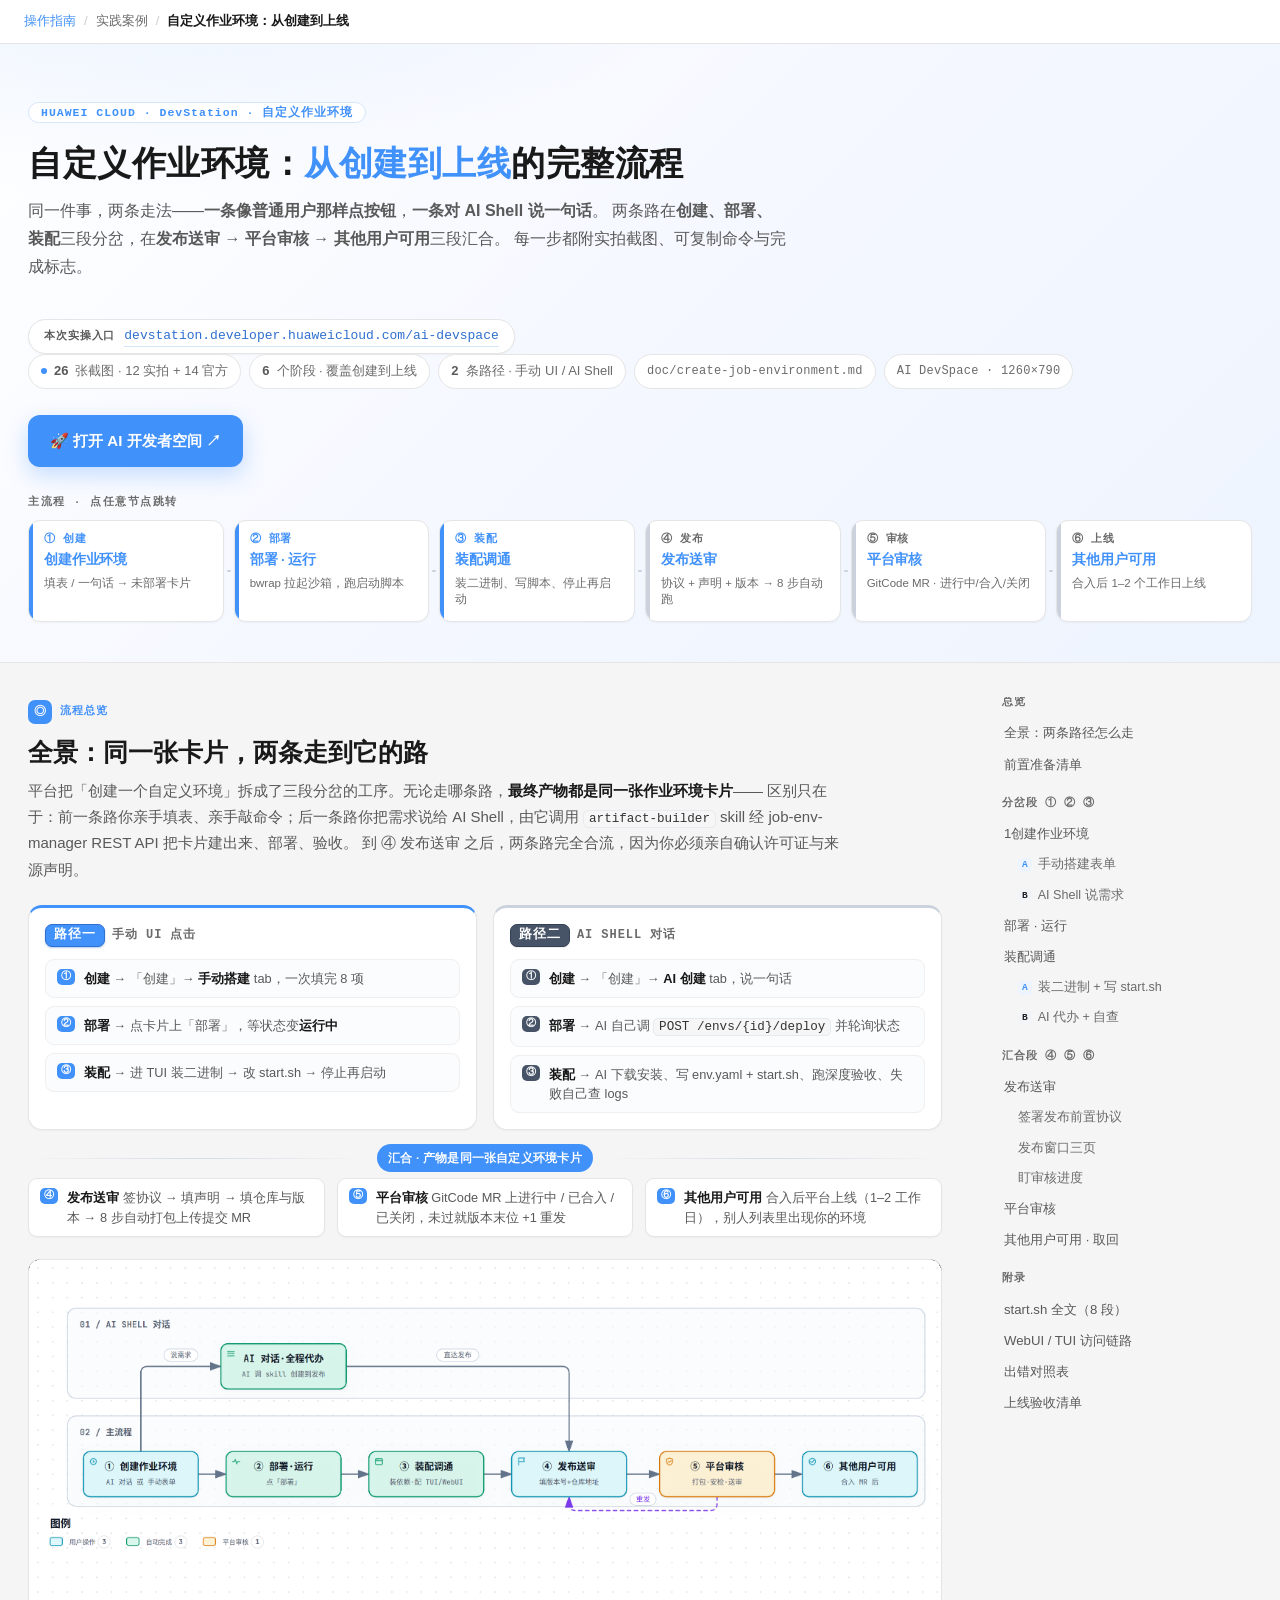
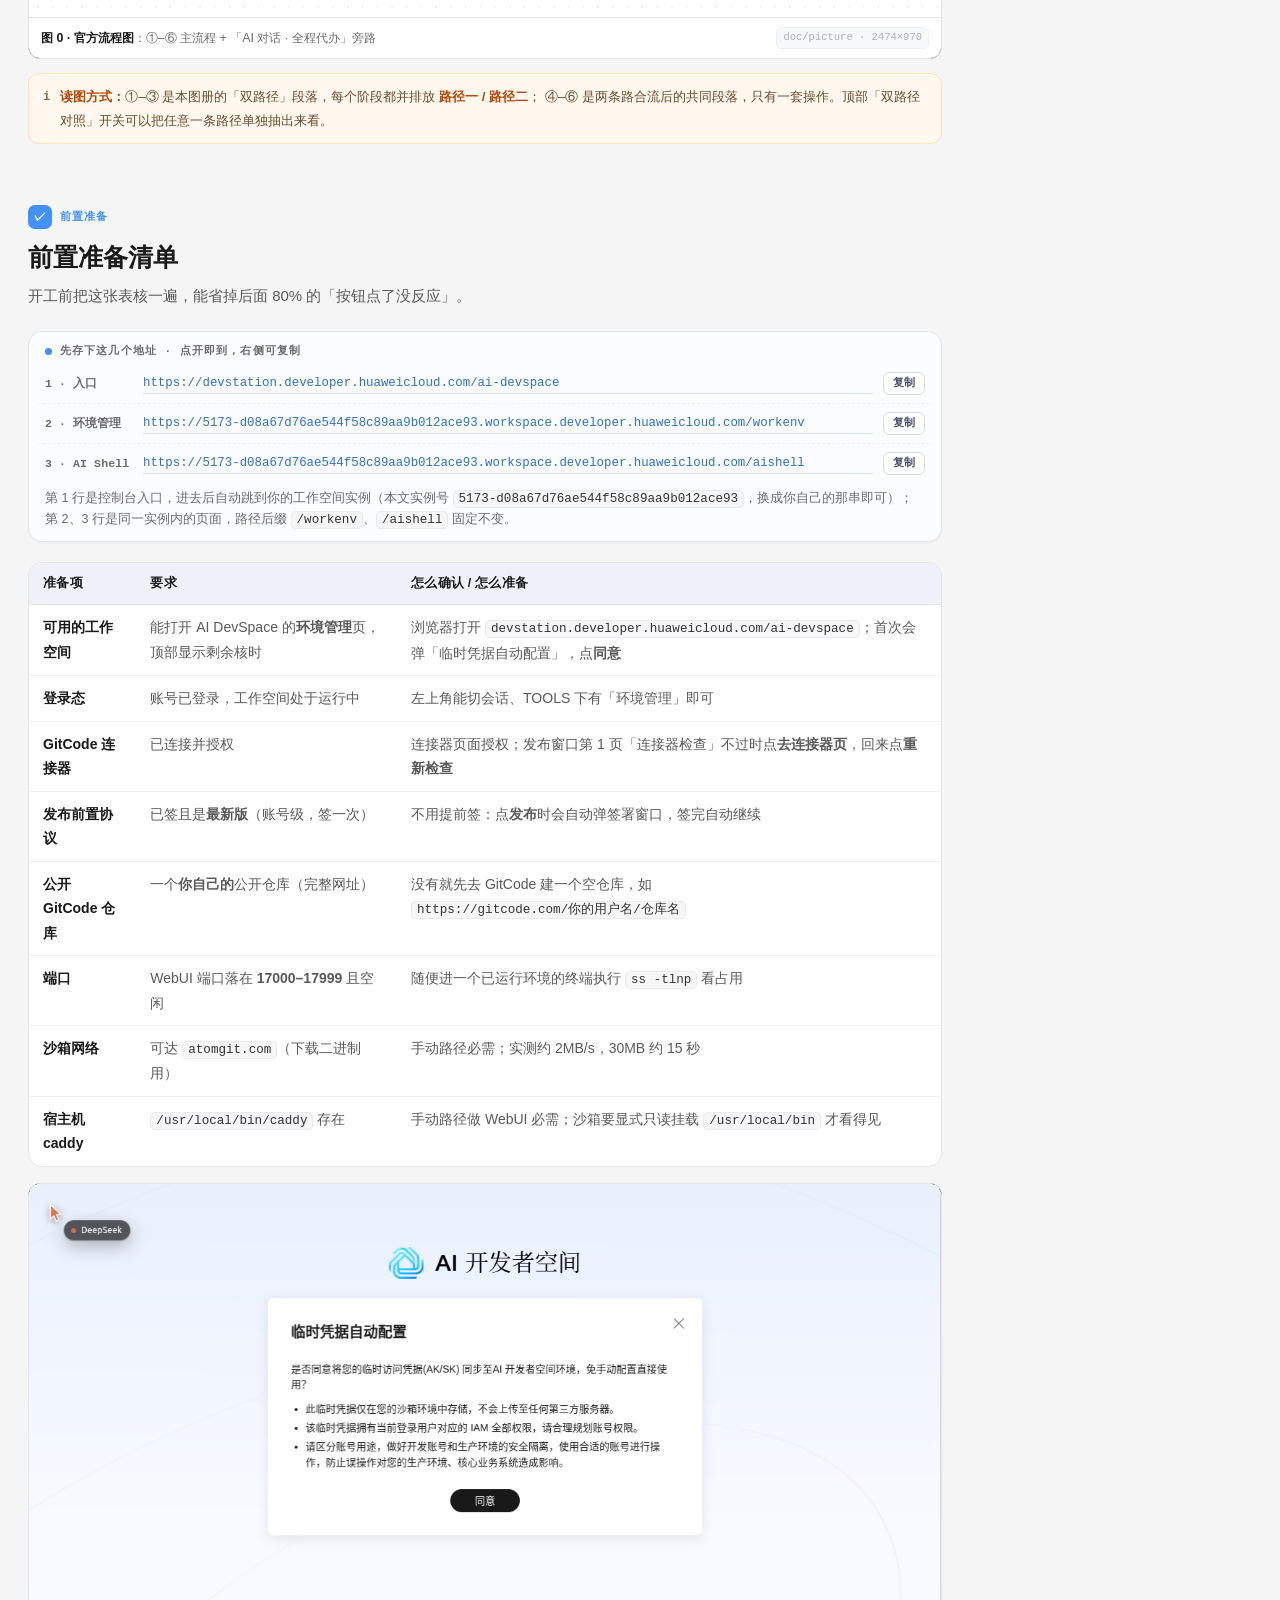
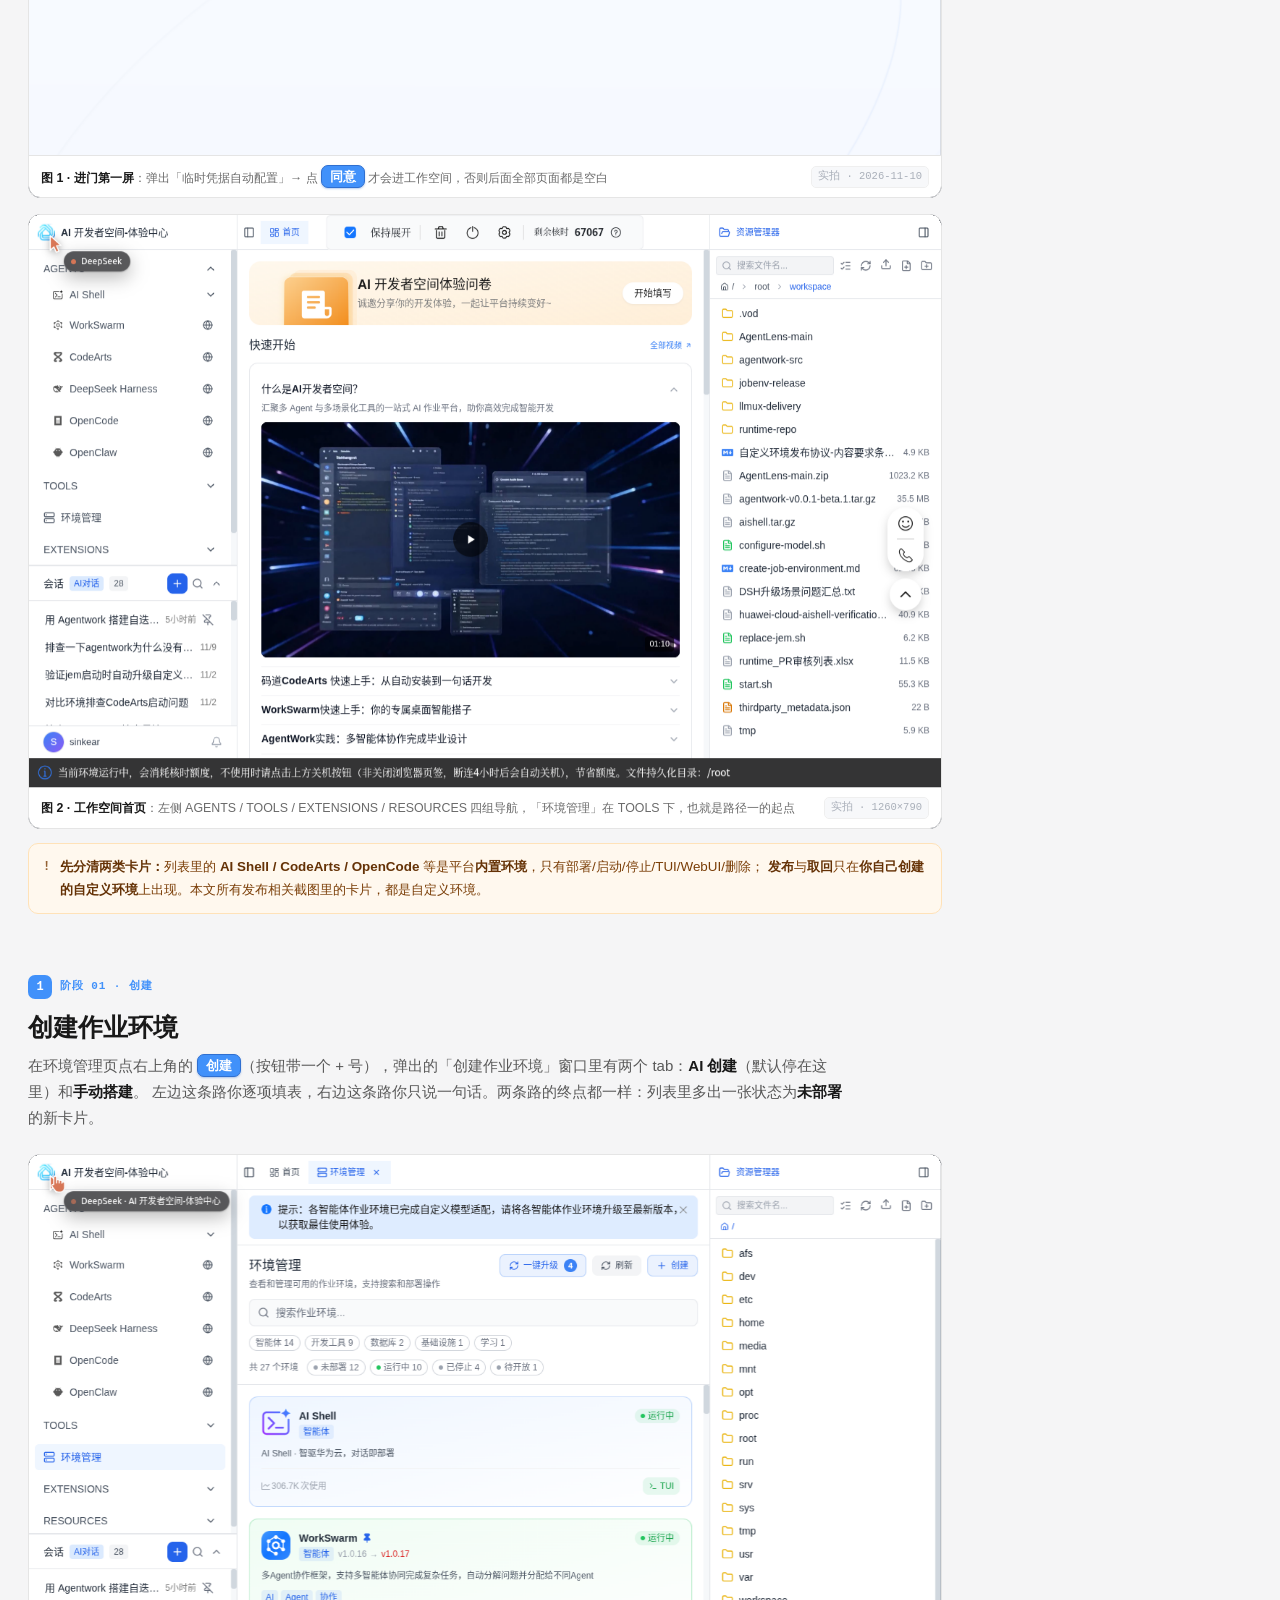
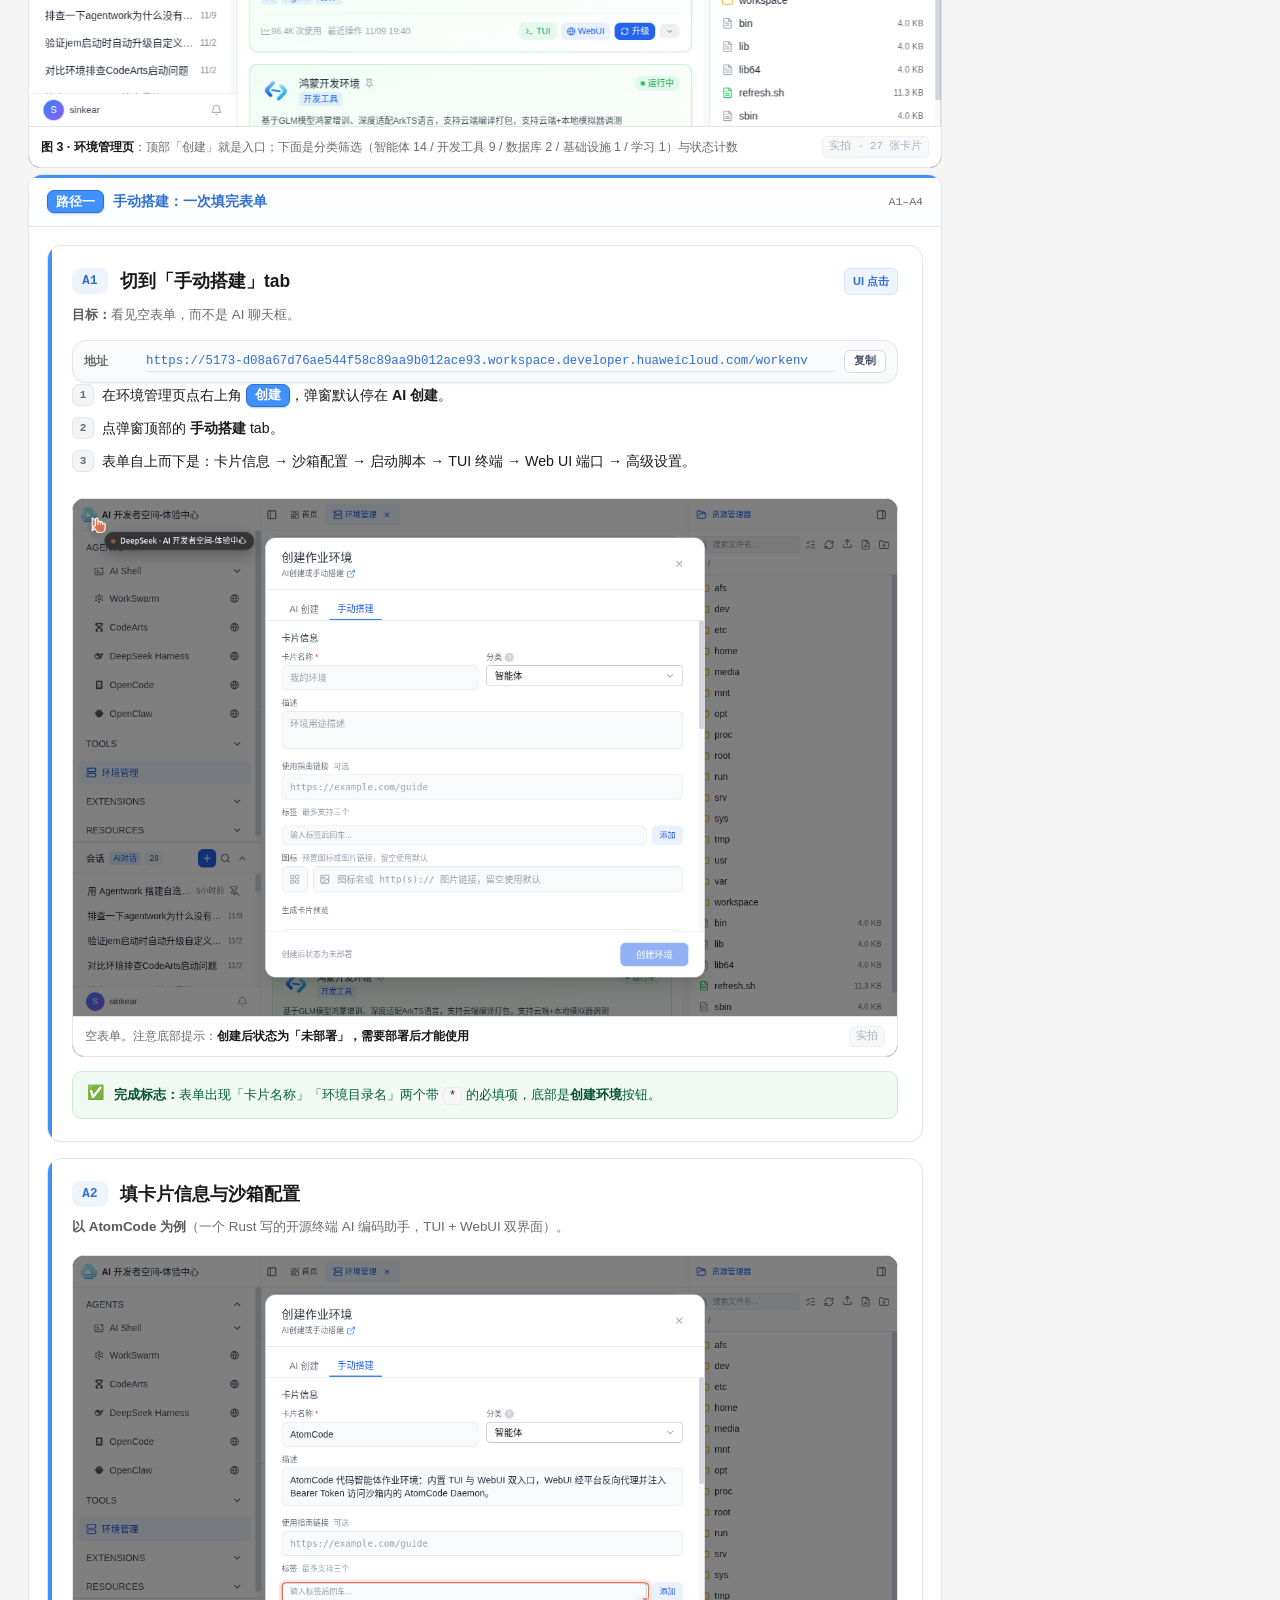
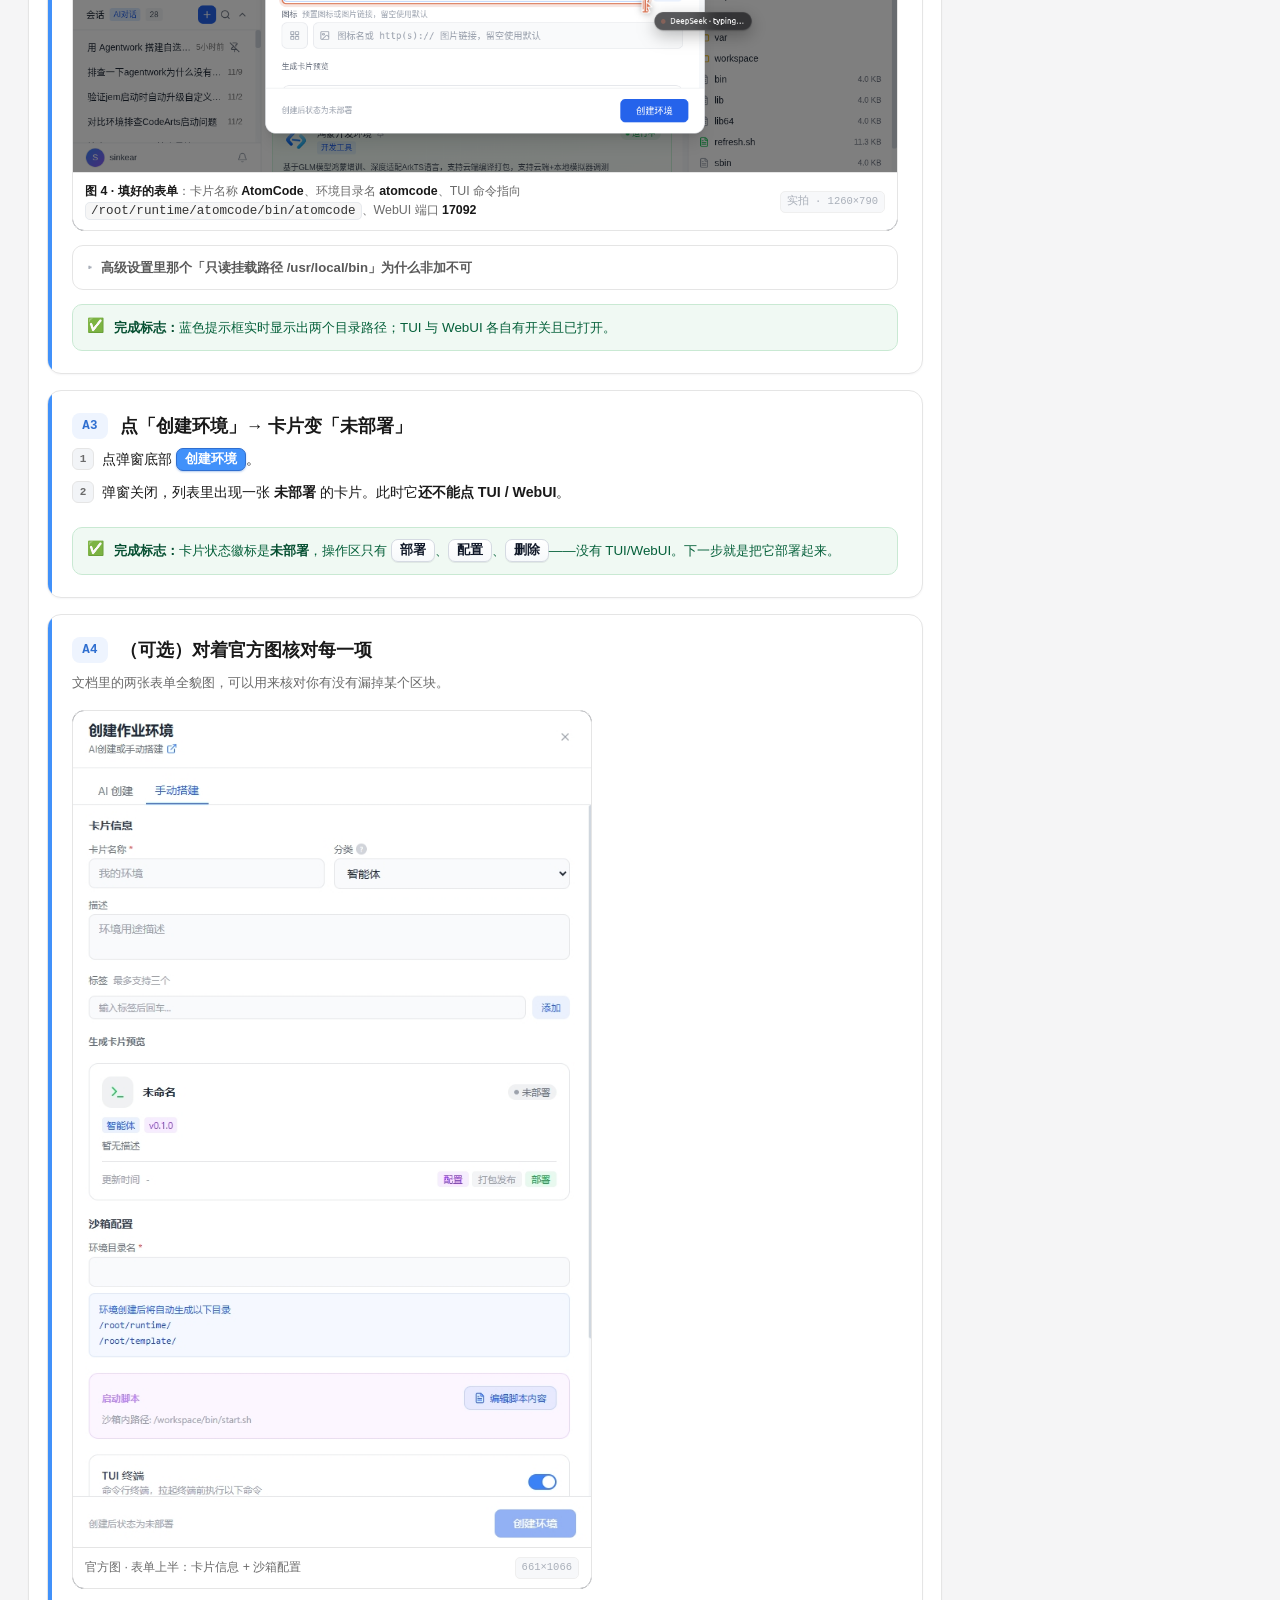
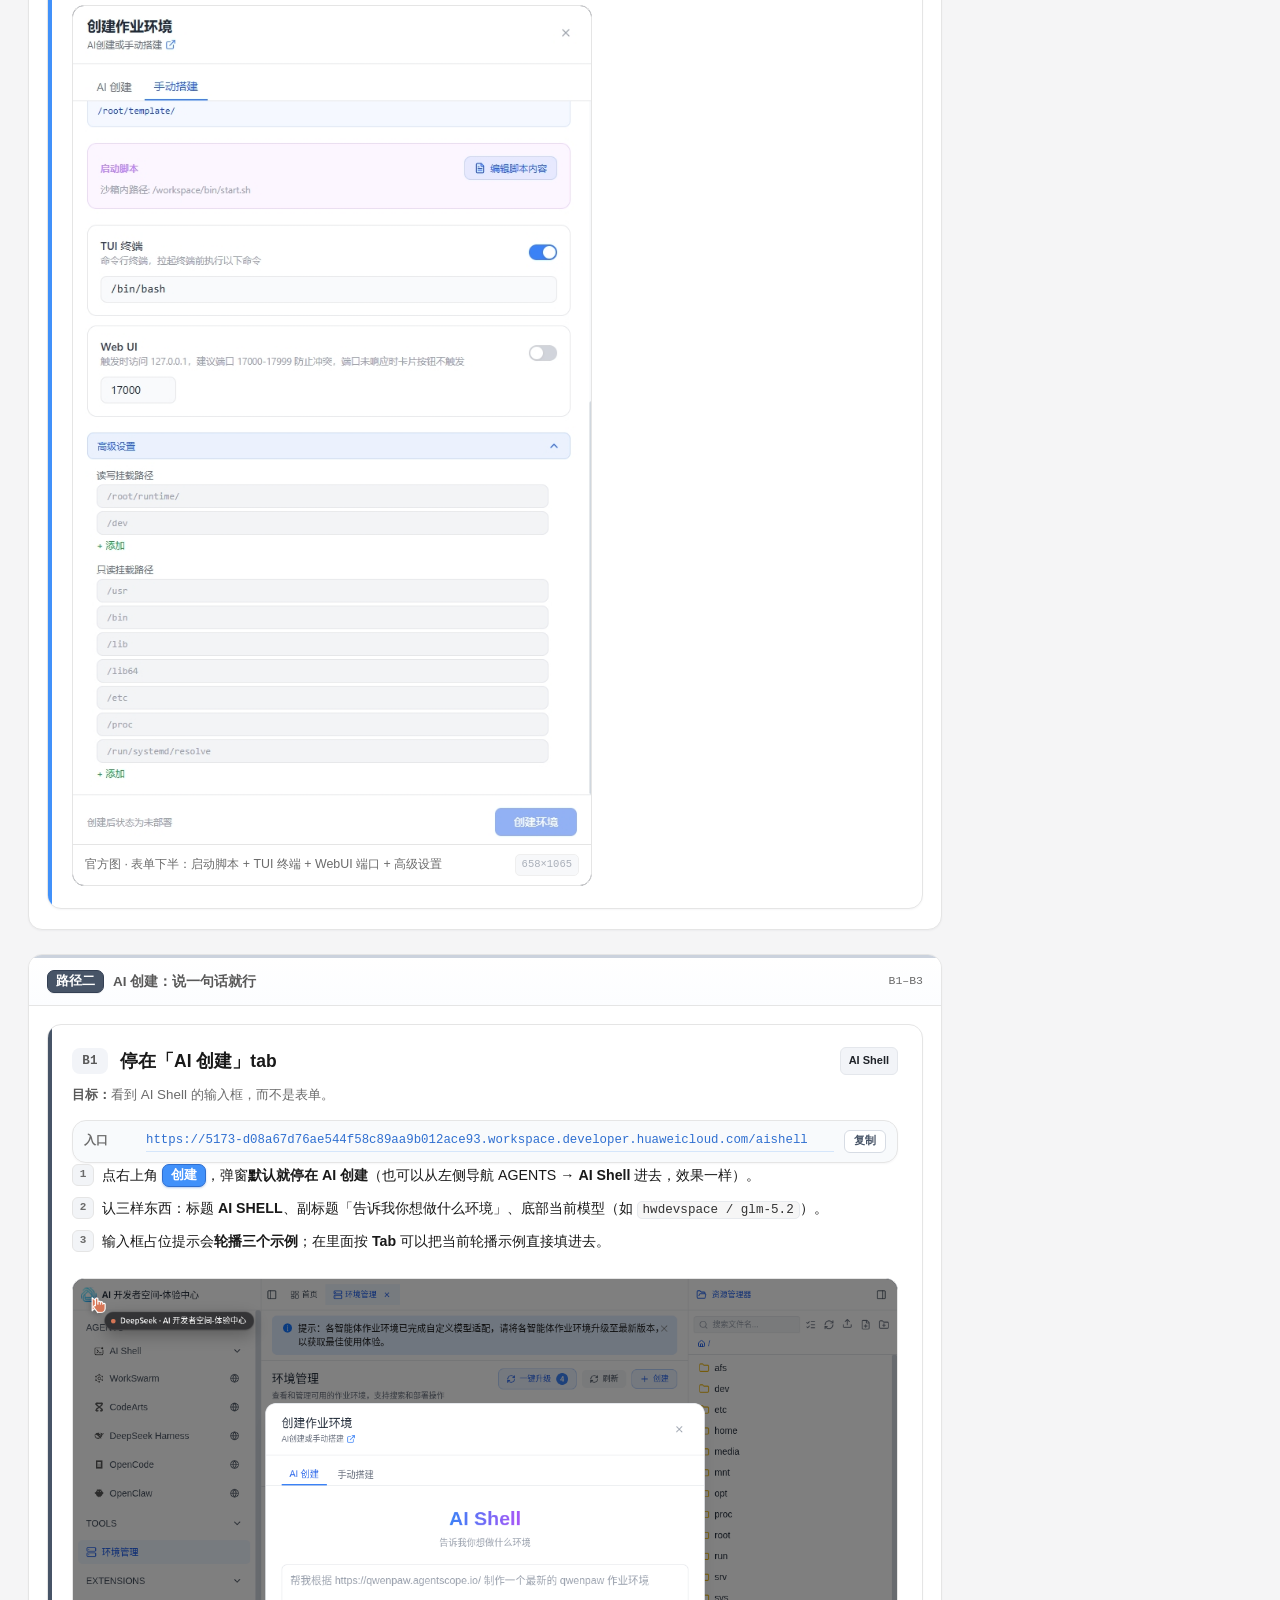
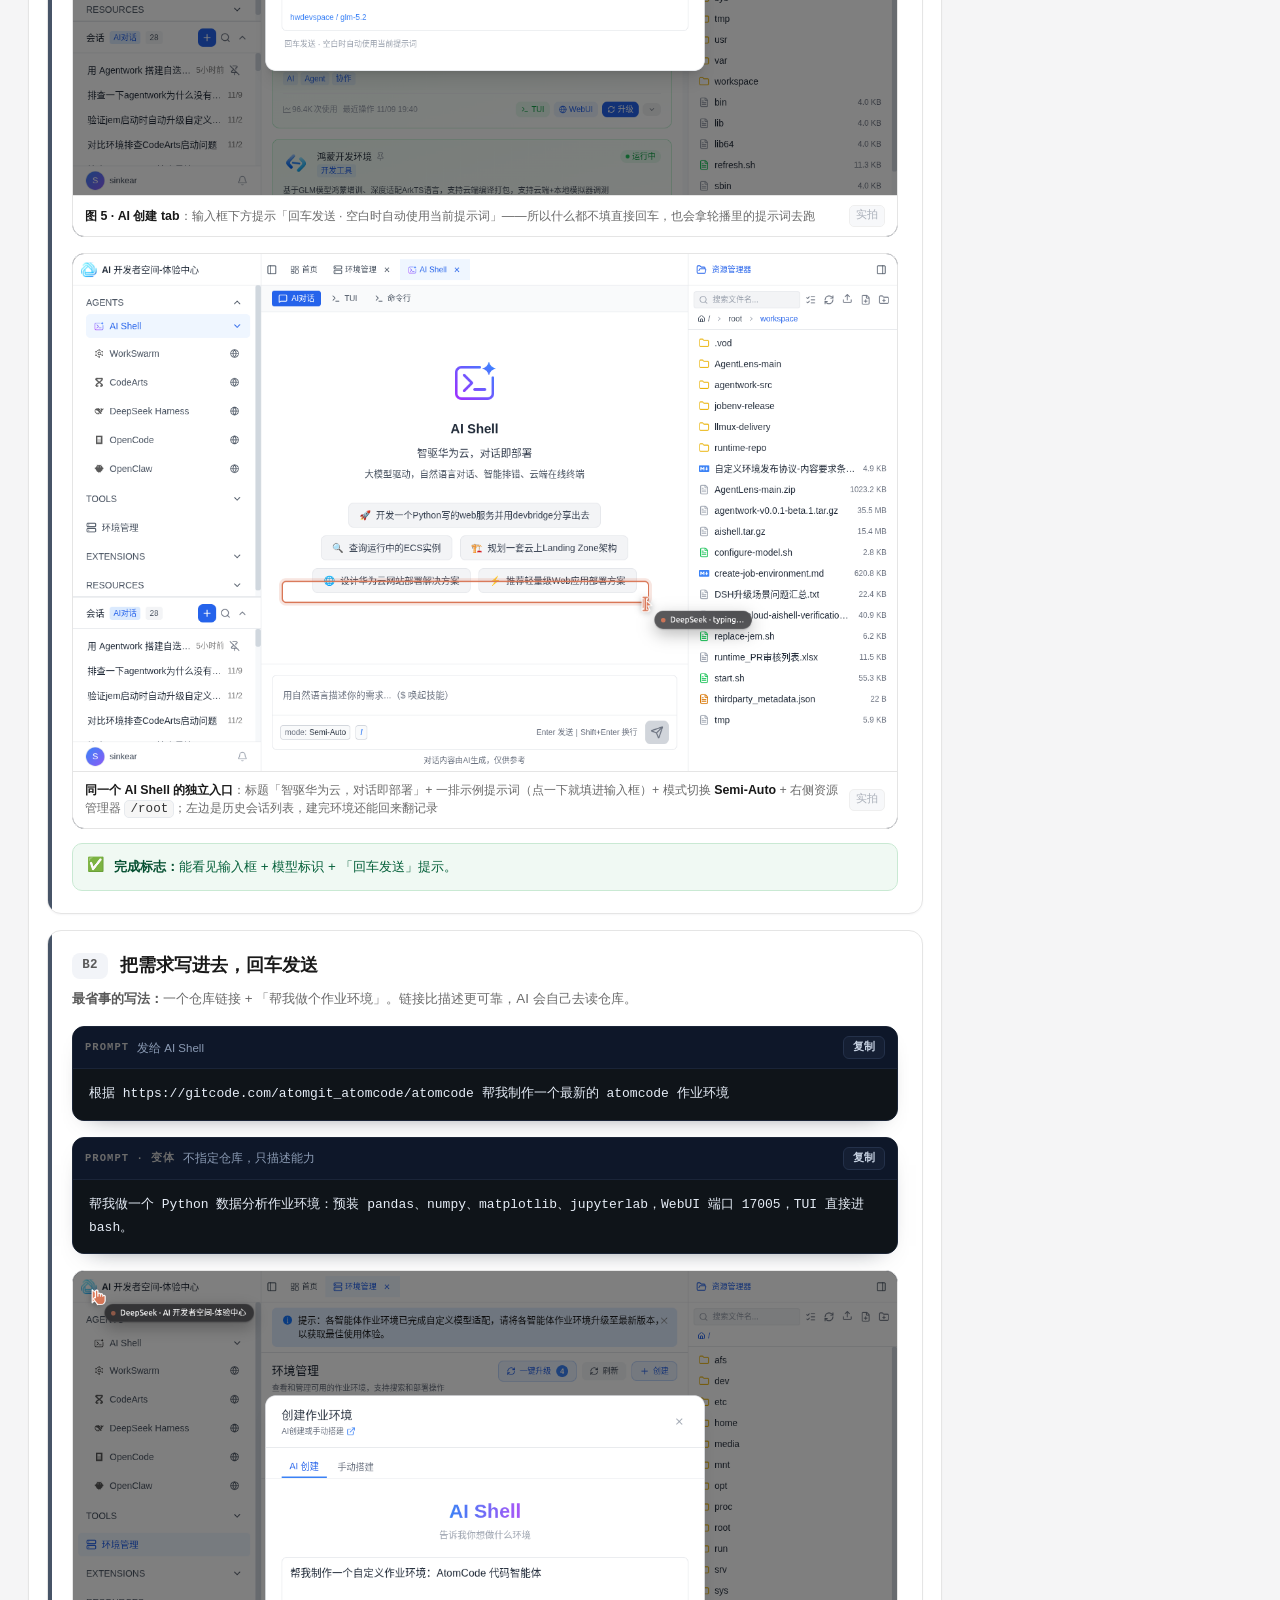
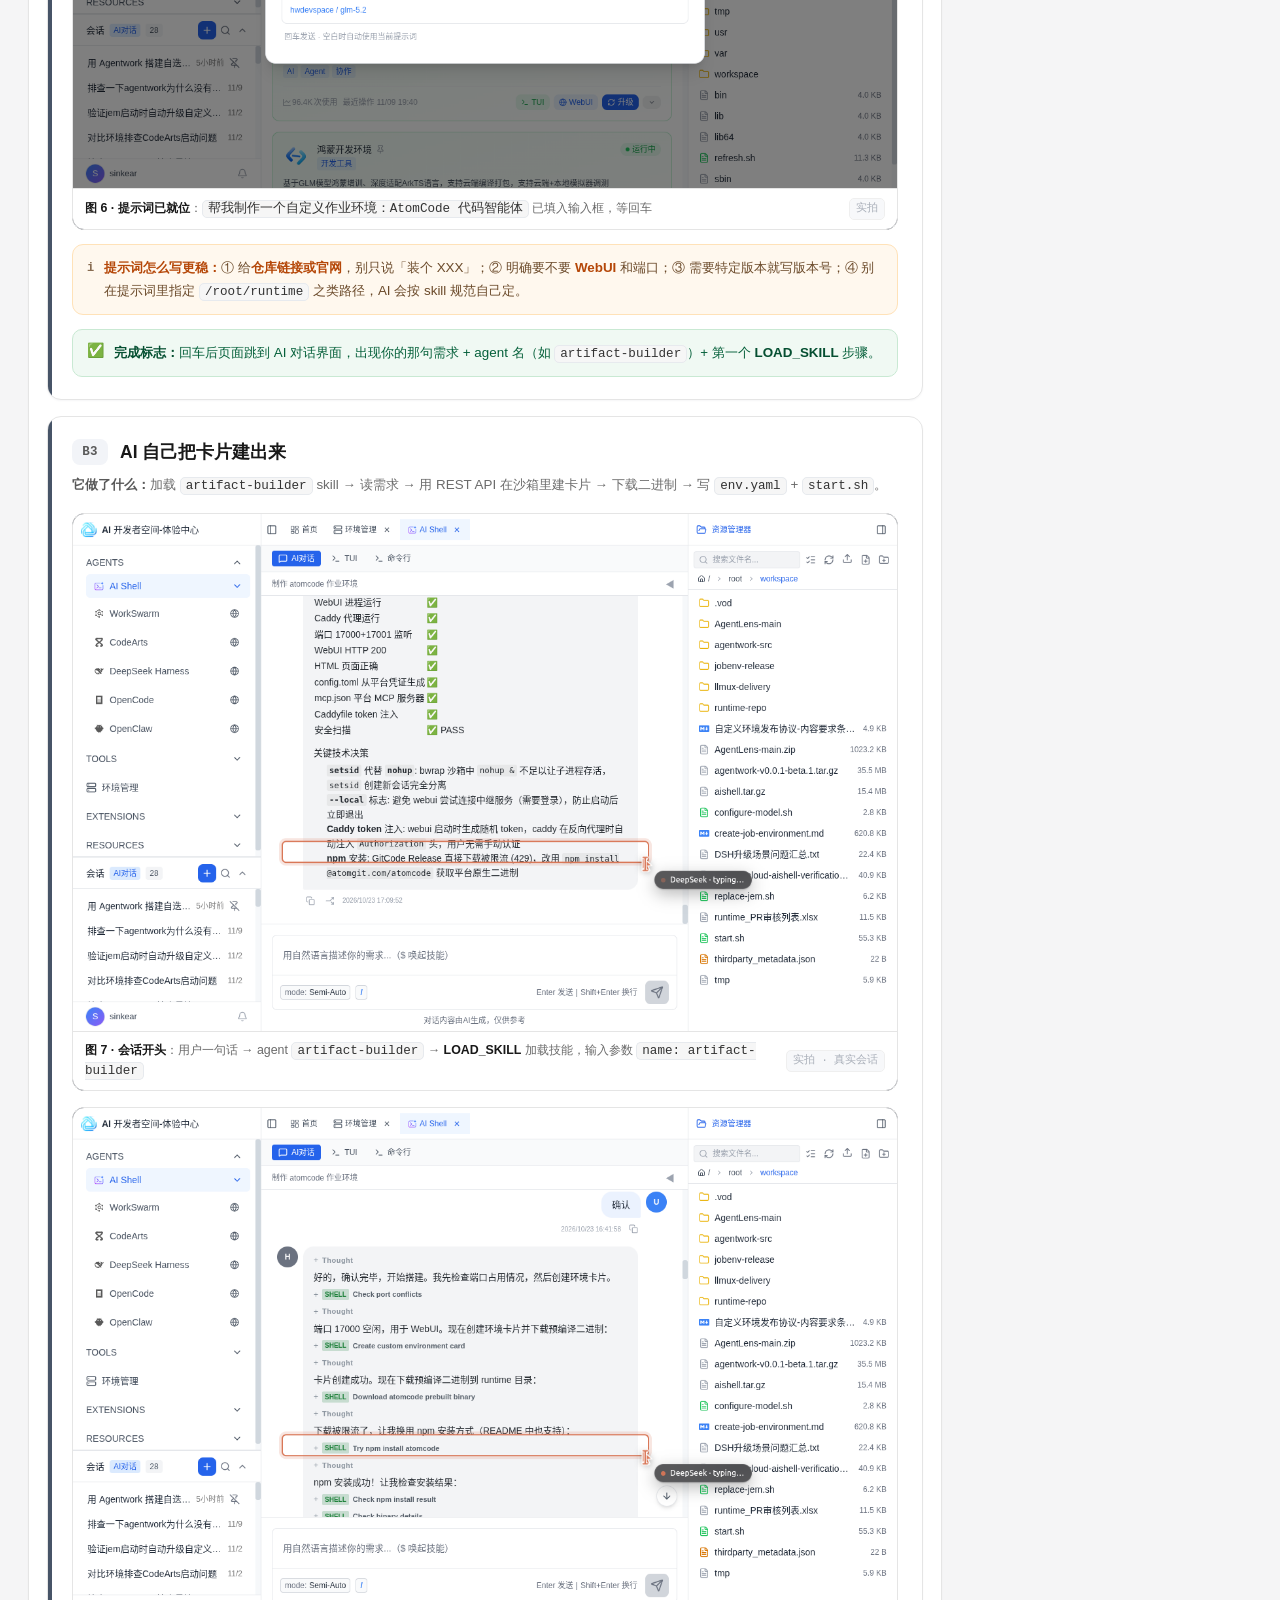
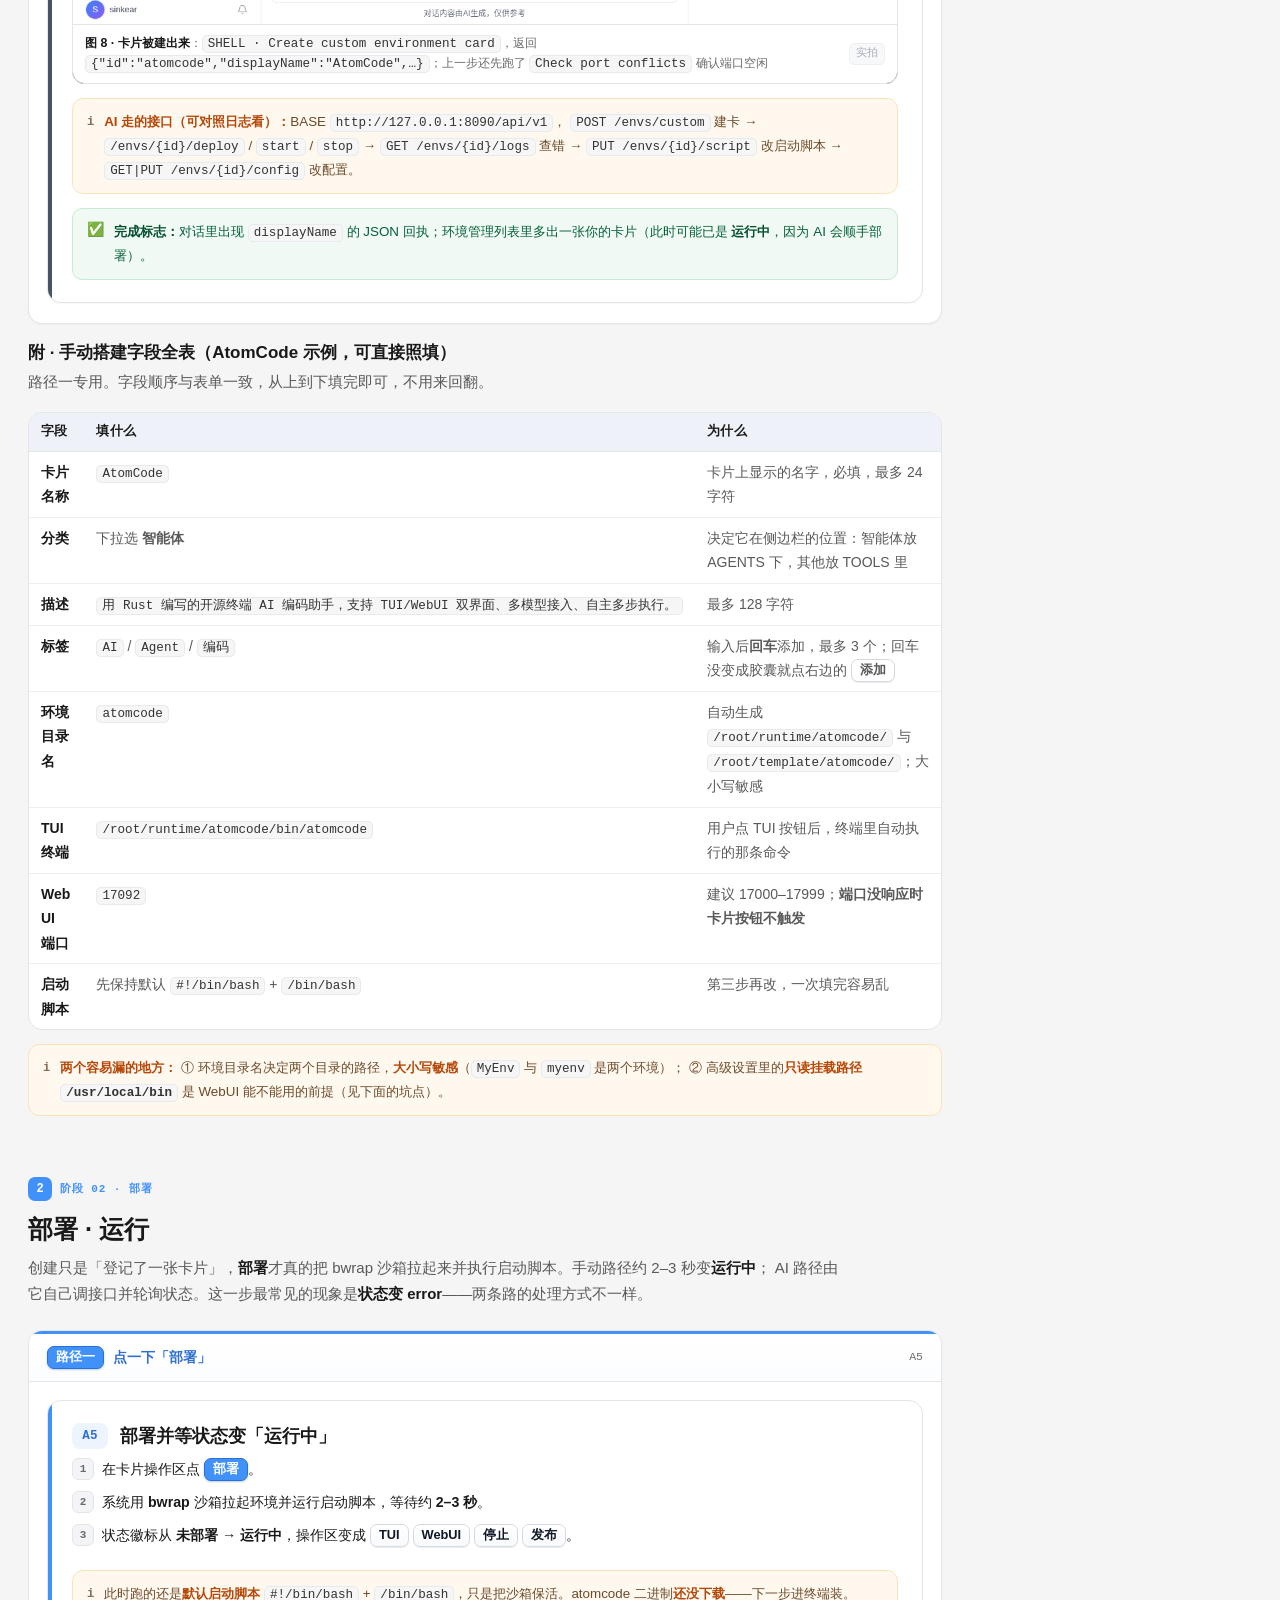
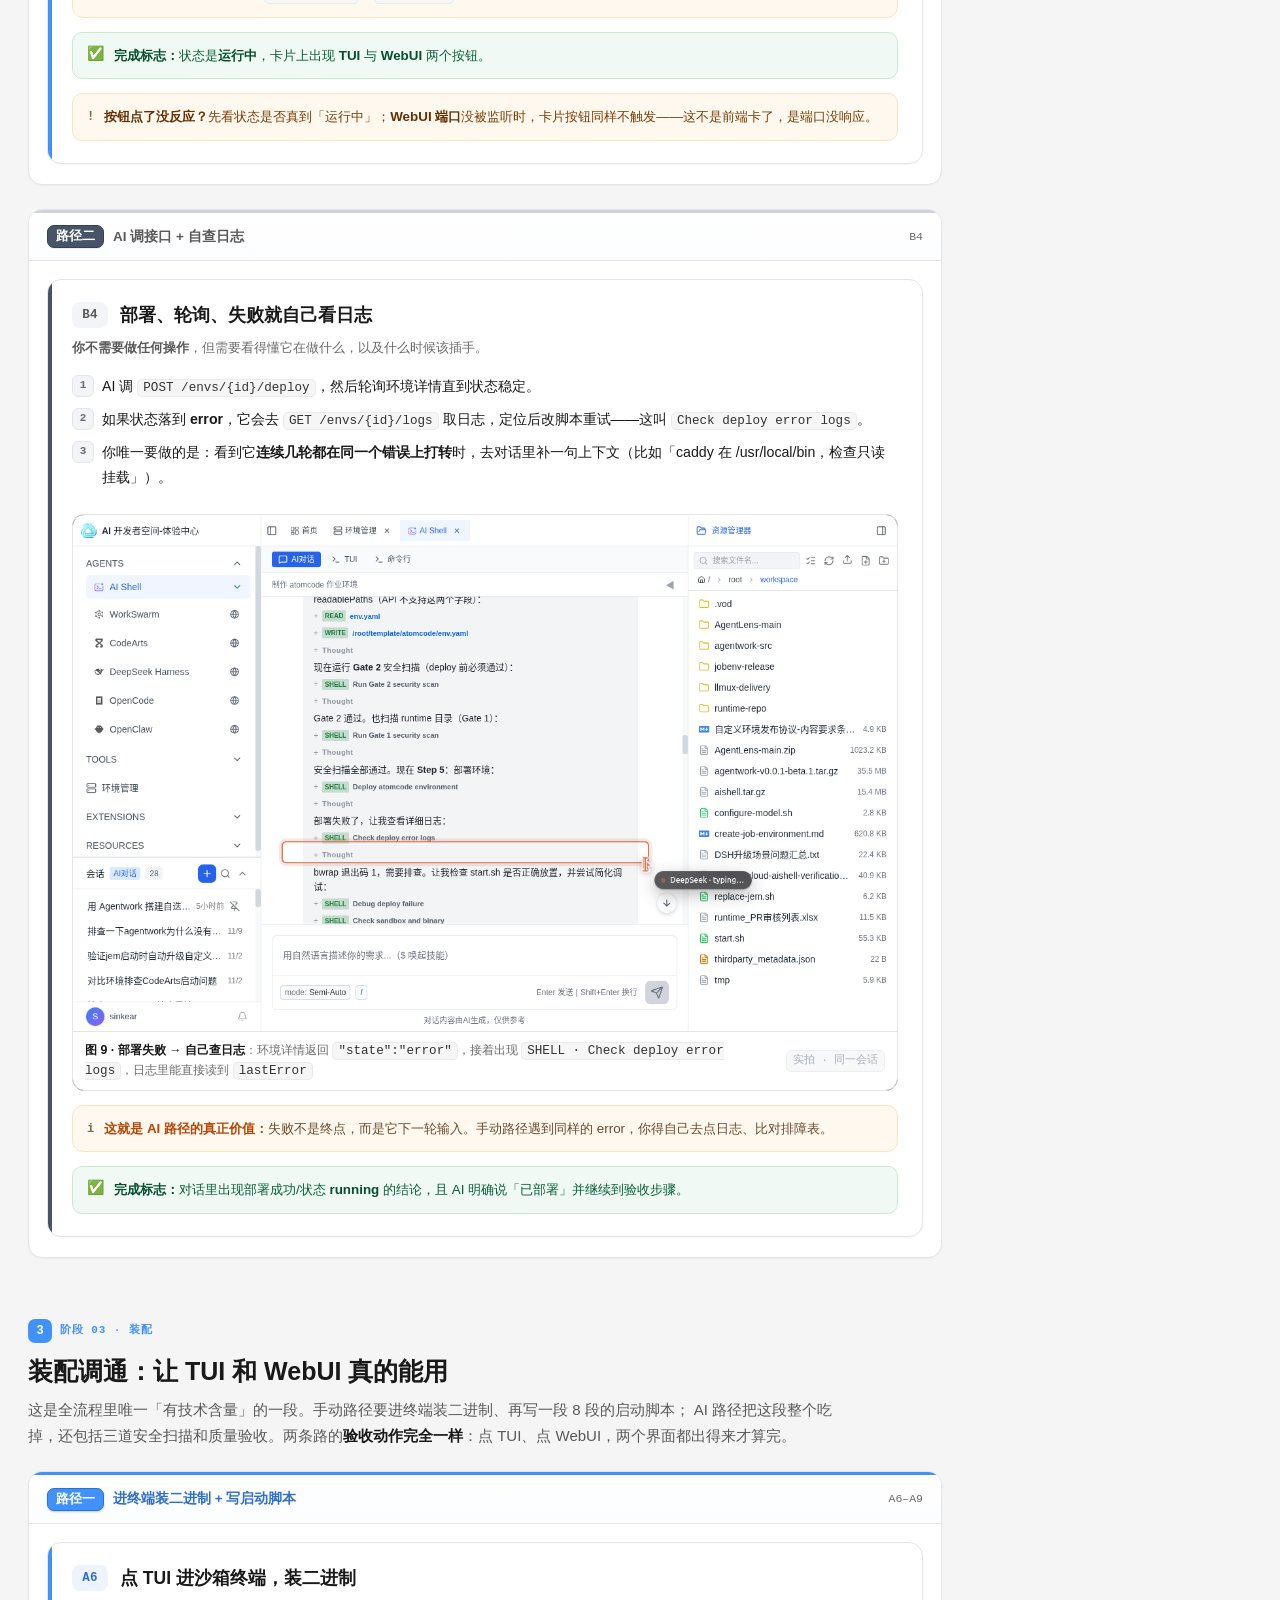
<file: cases/env-online/index.html>
<!DOCTYPE html>
<html lang="zh-CN">
<head>
<meta charset="UTF-8">
<meta name="viewport" content="width=device-width, initial-scale=1">
<title>自定义作业环境 · 从创建到上线｜双路径实操图册</title>
<link rel="icon" type="image/svg+xml" href="../../images/space.svg" />
<style>
/* ============ tokens ============ */
:root{
  --ink:#0d1526; --ink2:#475467; --ink3:#667085; --ink4:#98a2b3;
  --line:#e4e7ec; --line2:#eff1f4; --bg:#f6f7f9; --card:#fff;
  --brand:#4191FA; --brand-2:#2f6fd0; --brand-soft:#eef4fe; --brand-line:#d5e6fb;
  --ai:#2f6bff; --ai-2:#1b4dcf; --ai-soft:#eef4ff; --ai-line:#d3e2ff;
  --ok:#067647; --ok-soft:#ecfdf3; --ok-line:#a6efc5;
  --warn:#b54708; --warn-soft:#fffaeb; --warn-line:#fedf89;
  --code:#0b1220; --r:16px; --shadow-s:0 1px 2px rgba(16,24,40,.05);
  --shadow-m:0 2px 4px -2px rgba(16,24,40,.06),0 14px 36px -18px rgba(16,24,40,.22);
  --mono:ui-monospace,SFMono-Regular,"SF Mono",Menlo,Consolas,"Liberation Mono",monospace;
}
*{box-sizing:border-box}
html{scroll-behavior:smooth;scroll-padding-top:88px}
body{
  margin:0;background:var(--bg);color:var(--ink);
  font:15px/1.72 -apple-system,BlinkMacSystemFont,"Segoe UI","PingFang SC","Hiragino Sans GB","Microsoft YaHei",sans-serif;
  -webkit-font-smoothing:antialiased;text-rendering:optimizeLegibility;
}
::selection{background:#ffe0e3;color:#4a0004}
a{color:inherit;text-decoration:none}
img{max-width:100%}
code{font-family:var(--mono);font-size:12.6px;background:#f2f4f7;border:1px solid #e7eaee;border-radius:5px;padding:1px 5px;color:#0b1220;white-space:nowrap}
p code,li code,td code,.note code,.kv code,figcaption code,.done code,.warn code{white-space:normal;overflow-wrap:anywhere}
h1,h2,h3,h4{margin:0;letter-spacing:-.015em;line-height:1.28;font-weight:750}

/* ============ topbar ============ */
#pbar{position:fixed;top:0;left:0;height:3px;width:0;z-index:120;
  background:linear-gradient(90deg,var(--brand),#5b9bf7 40%,var(--ai));transition:width .1s linear}
.topbar{position:sticky;top:0;z-index:100;background:rgba(255,255,255,.86);
  backdrop-filter:saturate(1.6) blur(14px);border-bottom:1px solid var(--line)}
.topbar-in{max-width:1500px;margin:0 auto;padding:0 28px;height:62px;display:flex;align-items:center;gap:18px}
.brand{display:flex;align-items:center;gap:10px;min-width:0}
.brand .mk{width:26px;height:26px;border-radius:8px;background:linear-gradient(140deg,var(--brand),#2f6fd0);display:grid;place-items:center;color:#fff;font-size:13px;font-weight:800;box-shadow:0 4px 10px -4px rgba(47,111,208,.6)}
.brand b{font-size:14px;font-weight:750;white-space:nowrap}
.brand span{font-size:12px;color:var(--ink3);white-space:nowrap}


/* ============ hero ============ */
.hero{position:relative;overflow:hidden;background:#fff;border-bottom:1px solid var(--line)}
.hero::before{content:"";position:absolute;inset:0;
  background:
    radial-gradient(880px 340px at 8% -14%,#e8f1ff 0%,rgba(232,241,255,0) 70%),
    radial-gradient(760px 320px at 88% -6%,#e6efff 0%,rgba(230,239,255,0) 68%),
    repeating-linear-gradient(90deg,rgba(13,21,38,.035) 0 1px,transparent 1px 64px),
    repeating-linear-gradient(0deg,rgba(13,21,38,.035) 0 1px,transparent 1px 64px);
  mask-image:linear-gradient(180deg,#000 0%,#000 55%,transparent 100%);
}
.hero-in{position:relative;max-width:1500px;margin:0 auto;padding:52px 28px 40px}
.eyebrow{display:flex;align-items:center;gap:10px;font:600 11.5px/1 var(--mono);letter-spacing:.14em;text-transform:uppercase;color:var(--brand);margin-bottom:18px}
.eyebrow::after{content:"";flex:1;height:1px;background:linear-gradient(90deg,var(--brand-line),transparent)}
.hero h1{font-size:clamp(30px,3.6vw,46px);letter-spacing:-.03em;margin-bottom:14px}
.hero h1 em{font-style:normal;background:linear-gradient(100deg,var(--brand),#ff5a5f 60%,var(--ai));-webkit-background-clip:text;background-clip:text;color:transparent}
.hero .lede{font-size:15.5px;color:var(--ink2);max-width:74ch;margin:0 0 22px}
.chips{display:flex;flex-wrap:wrap;gap:8px;margin-bottom:26px}
.chip{display:inline-flex;align-items:center;gap:7px;background:#fff;border:1px solid var(--line);border-radius:999px;
  padding:5px 12px;font-size:12.5px;color:var(--ink2);box-shadow:var(--shadow-s)}
.chip b{color:var(--ink);font-weight:700}
.chip .dot{width:6px;height:6px;border-radius:50%;background:var(--ok)}
.chip.k{background:linear-gradient(180deg,#fff,#fbfcfe);font-family:var(--mono);font-size:11.5px;letter-spacing:.02em}

/* ribbon */
.ribbonwrap{margin-top:30px}
.ribbonwrap .rl{font:700 11px/1 var(--mono);letter-spacing:.14em;text-transform:uppercase;color:var(--ink3);margin-bottom:12px;display:flex;align-items:center;gap:8px}
.ribbon{list-style:none;margin:0;padding:0;display:grid;grid-template-columns:repeat(6,minmax(0,1fr));gap:10px}
.ribbon li{position:relative}
.ribbon a{display:flex;flex-direction:column;gap:3px;height:100%;background:#fff;border:1px solid var(--line);
  border-radius:13px;padding:13px 14px 13px 15px;box-shadow:var(--shadow-s);transition:.2s;position:relative;overflow:hidden}
.ribbon a::before{content:"";position:absolute;left:0;top:0;bottom:0;width:3px;background:var(--brand);opacity:.85}
.ribbon li:nth-child(n+4) a::before{background:var(--ai)}
.ribbon a:hover{transform:translateY(-2px);border-color:#cfd8e6;box-shadow:var(--shadow-m)}
.ribbon .rn{font:800 11px/1 var(--mono);color:var(--brand);letter-spacing:.06em}
.ribbon li:nth-child(n+4) .rn{color:var(--ai)}
.ribbon b{font-size:13.5px;font-weight:720;letter-spacing:-.01em}
.ribbon i{font-style:normal;font-size:11.5px;color:var(--ink3);line-height:1.45}
.ribbon li:not(:last-child)::after{content:"";position:absolute;right:-7px;top:calc(50% - 1px);width:4px;height:2px;background:#cbd2dd;border-radius:2px;z-index:2}

/* ============ shell ============ */
.shell{max-width:1500px;margin:0 auto;padding:34px 28px 110px;display:grid;grid-template-columns:minmax(0,1fr) 266px;gap:44px}
main{order:1;min-width:0}
.toc{order:2;position:sticky;top:84px;align-self:start;max-height:calc(100vh - 108px);overflow-y:auto;padding-left:6px;font-size:13.2px}
.toc::-webkit-scrollbar{width:6px}
.toc::-webkit-scrollbar-thumb{background:#d7dce4;border-radius:3px}
.toc .tl{font:700 10.5px/1 var(--mono);letter-spacing:.14em;text-transform:uppercase;color:var(--ink4);padding:0 10px;margin:0 0 10px}
.toc a{display:block;padding:6px 10px;border-radius:8px;color:var(--ink2);border-left:2px solid transparent;line-height:1.45;transition:.15s}
.toc a:hover{background:#f0f2f5;color:var(--ink)}
.toc a.on{background:var(--brand-soft);color:var(--brand-2);border-left-color:var(--brand);font-weight:650}
.toc .g{margin-top:18px}
.toc .g:first-child{margin-top:0}
.toc .sub a{padding-left:24px;font-size:12.6px;color:var(--ink3)}
.toc .sub a.on{color:var(--brand-2)}
.toc .sub .tag{display:inline-block;font:700 9.5px/1 var(--mono);padding:2px 4px;border-radius:4px;margin-right:6px;vertical-align:1px}
.toc .sub .tag.u{background:var(--brand-soft);color:var(--brand)}
.toc .sub .tag.a{background:var(--ai-soft);color:var(--ai-2)}

main{min-width:0}
section{margin:0 0 66px;scroll-margin-top:88px}
section:last-child{margin-bottom:0}

.kicker{display:inline-flex;align-items:center;gap:8px;font:700 11px/1 var(--mono);letter-spacing:.13em;text-transform:uppercase;color:var(--brand);margin-bottom:12px}
.kicker.ai{color:var(--ai)}
.kicker .st{width:22px;height:22px;border-radius:7px;background:var(--brand);color:#fff;display:grid;place-items:center;font-size:12px;letter-spacing:0}
.kicker.ai .st{background:var(--ai)}
h2.st{font-size:clamp(22px,2.4vw,28px);margin-bottom:10px}
.sec-desc{color:var(--ink2);max-width:80ch;margin:0 0 22px;font-size:14.5px}
.sec-desc b{color:var(--ink);font-weight:650}

.card{background:var(--card);border:1px solid var(--line);border-radius:var(--r);box-shadow:var(--shadow-s)}
.pad{padding:24px 26px}
.mt{margin-top:18px}
.mt-s{margin-top:12px}

/* step card */
.step{background:#fff;border:1px solid var(--line);border-radius:var(--r);box-shadow:var(--shadow-s);padding:22px 24px;position:relative;overflow:hidden}
.step::before{content:"";position:absolute;left:0;top:0;bottom:0;width:3px;background:var(--brand);opacity:.9}
.step[data-lane="ai"]::before{background:var(--ai)}
.step + .step{margin-top:16px}
.step-h{display:flex;align-items:center;gap:12px;flex-wrap:wrap;margin-bottom:8px}
.numchip{display:inline-grid;place-items:center;min-width:36px;height:26px;padding:0 8px;border-radius:8px;
  background:var(--brand-soft);color:var(--brand-2);font:800 12.5px/1 var(--mono);letter-spacing:.02em}
.step[data-lane="ai"] .numchip{background:var(--ai-soft);color:var(--ai-2)}
.step-h h3{font-size:17.5px;font-weight:740;flex:1;min-width:200px}
.badge{display:inline-flex;align-items:center;gap:5px;font-size:11px;font-weight:650;padding:3px 8px;border-radius:6px;border:1px solid var(--line);background:#fafbfc;color:var(--ink2);white-space:nowrap}
.badge.u{background:var(--brand-soft);border-color:var(--brand-line);color:var(--brand-2)}
.badge.a{background:var(--ai-soft);border-color:var(--ai-line);color:var(--ai-2)}
.badge.g{background:var(--ok-soft);border-color:var(--ok-line);color:#05603a}
.goal{color:var(--ink3);font-size:13.4px;margin:0 0 14px}
.goal b{color:var(--ink2);font-weight:650}

/* ops list */
ol.ops{list-style:none;margin:0;padding:0;counter-reset:s}
ol.ops>li{counter-increment:s;position:relative;padding:0 0 8px 30px;font-size:14.2px;color:var(--ink)}
ol.ops>li::before{content:counter(s);position:absolute;left:0;top:1px;width:20px;height:20px;border-radius:6px;
  background:#f2f4f7;border:1px solid var(--line);display:grid;place-items:center;font:700 11px/1 var(--mono);color:var(--ink3)}
ol.ops>li b{font-weight:650}
ol.ops>li .hint{color:var(--ink3);font-size:13px}

/* ui button chip */
.bt{display:inline-flex;align-items:center;gap:5px;padding:0 8px;height:23px;border:1px solid #d5dae2;border-radius:7px;
  background:linear-gradient(#fff,#f7f9fb);box-shadow:0 1px 0 rgba(16,24,40,.07);font-size:12.8px;font-weight:650;color:#101828;white-space:nowrap;vertical-align:1px}
.bt.p{background:linear-gradient(#4191fa,#4191FA);border-color:#2f6fd0;color:#fff;box-shadow:0 1px 2px rgba(47,111,208,.35)}
.bt.a{background:var(--ai);border-color:var(--ai-2);color:#fff}
.bt.line{background:#fff;color:var(--ink2)}

/* figure */
.shot{margin:16px 0 0;border:1px solid var(--line);border-radius:12px;overflow:hidden;background:#0b1220}
.shot .imgwrap{position:relative;background:#0b1220;line-height:0}
.shot img{display:block;width:100%;height:auto;cursor:zoom-in}
.shot .zoom{position:absolute;right:10px;bottom:10px;background:rgba(10,16,30,.72);color:#fff;font-size:11px;
  padding:3px 8px;border-radius:6px;pointer-events:none;opacity:0;transition:.2s;backdrop-filter:blur(4px)}
.shot:hover .zoom{opacity:1}
.shot figcaption{display:flex;align-items:center;gap:10px;justify-content:space-between;background:#fff;
  border-top:1px solid var(--line);padding:9px 12px;font-size:12.4px;color:var(--ink3);line-height:1.5}
.shot figcaption b{color:var(--ink);font-weight:650}
.figmeta{font-family:var(--mono);font-size:10.5px;color:var(--ink4);white-space:nowrap;background:#f7f8fa;padding:2px 6px;border-radius:5px;border:1px solid var(--line2)}
.shot.small{max-width:520px}
.shot.small img{width:100%;height:auto}

/* prompt block */
.prompt{margin:16px 0 0;border-radius:12px;background:var(--code);border:1px solid #1b2537;overflow:hidden;box-shadow:0 10px 24px -18px rgba(11,18,32,.7)}
.ph-row{display:flex;align-items:center;gap:8px;padding:9px 12px;border-bottom:1px solid #1a2438;background:#0e1729}
.ph-row .lab{font:700 10.5px/1 var(--mono);letter-spacing:.1em;text-transform:uppercase;color:var(--ink3)}
.ph-row .who{font-size:11.5px;color:#8b9bb4}
.ph-row .sp{flex:1}
.copy{appearance:none;border:1px solid #24314a;background:#151f33;color:#c7d2e2;font:600 11px/1 var(--mono);
  padding:5px 9px;border-radius:6px;cursor:pointer;transition:.15s;display:inline-flex;align-items:center;gap:5px}
.copy:hover{background:#1b2740;color:#fff;border-color:#2f4160}
.copy.ok{border-color:#1f7a4d;background:#0f2e21;color:#7ee2a8}
.prompt pre{margin:0;padding:14px 16px;overflow:auto;font:13px/1.75 var(--mono);color:#e6edf7;white-space:pre-wrap;word-break:break-word}
.prompt pre .hl{color:#ffd479}

/* callouts */
.done,.note,.warn{display:flex;gap:10px;border-radius:11px;padding:11px 14px;font-size:13.4px;margin-top:14px;border:1px solid}
.done{background:var(--ok-soft);border-color:var(--ok-line);color:#05603a}
.done .ic{font-size:14px;line-height:1.4}
.done b{color:#054f31}
.note{background:#f8fafc;border-color:var(--line);color:var(--ink2)}
.note b{color:var(--ink)}
.warn{background:var(--warn-soft);border-color:var(--warn-line);color:#7a3d06}
.warn b{color:#653206}
.callout-ic{flex:0 0 auto;font-weight:800;font-size:12px;font-family:var(--mono);margin-top:2px;opacity:.8}

/* tables */
.tbl-wrap{overflow-x:auto;border:1px solid var(--line);border-radius:12px;background:#fff;box-shadow:var(--shadow-s);margin-top:16px}
table.tbl{width:100%;border-collapse:collapse;font-size:13.4px;min-width:560px}
table.tbl th{background:#f9fafb;text-align:left;padding:10px 14px;font-size:12px;font-weight:700;color:var(--ink2);
  letter-spacing:.02em;border-bottom:1px solid var(--line);white-space:nowrap;position:relative}
table.tbl td{padding:10px 14px;border-bottom:1px solid var(--line2);vertical-align:top;color:var(--ink2)}
table.tbl td:first-child{color:var(--ink);font-weight:600}
table.tbl tr:last-child td{border-bottom:0}
table.tbl tr:hover td{background:#fcfdfe}
table.tbl code{white-space:nowrap}
table.tbl.compact td,table.tbl.compact th{padding:8px 12px}

/* lanes */
/* ---- entry / URL blocks ---- */
.entry{margin-top:18px;display:inline-flex;align-items:center;gap:9px;flex-wrap:wrap;font:500 12.5px/1.5 var(--mono);
  color:var(--ink3);border:1px solid var(--line);background:#fff;border-radius:999px;padding:6px 15px;box-shadow:var(--shadow-s)}
.entry b{font:700 11px/1 var(--mono);letter-spacing:.08em;text-transform:uppercase;color:var(--ink4)}
.entry a{color:var(--ai-2);text-decoration:none;border-bottom:1px solid var(--ai-line);word-break:break-all}
.entry a:hover{color:var(--ai);border-bottom-color:var(--ai)}
.urls{border:1px solid var(--line);border-radius:14px;background:#fbfcfe;padding:5px 5px 6px;margin:16px 0 20px;box-shadow:var(--shadow-s)}
.uh{display:flex;align-items:center;gap:8px;padding:9px 11px 7px;font:700 11px/1 var(--mono);letter-spacing:.1em;text-transform:uppercase;color:var(--ink3)}
.uh .dot{width:7px;height:7px;border-radius:50%;background:var(--brand);flex:none}
.urlrow{display:grid;grid-template-columns:88px minmax(0,1fr) auto;gap:10px;align-items:center;padding:8px 11px;border-radius:9px}
.urlrow + .urlrow{border-top:1px dashed var(--line2)}
.urlrow:hover{background:#fff}
.urlk{font:600 11.5px/1.4 var(--mono);color:var(--ink3);letter-spacing:.01em}
.urlrow a{font:500 12.4px/1.55 var(--mono);color:var(--ai-2);text-decoration:none;word-break:break-all;border-bottom:1px solid var(--ai-line)}
.urlrow a:hover{color:var(--ai);border-bottom-color:var(--ai)}
.urlrow .copy{border-color:#d7dce4;background:#fff;color:#475467}
.urlrow .copy:hover{background:#f3f6fa;color:var(--ink);border-color:#c2cad6}
.urln{padding:5px 11px 4px;color:var(--ink3);font-size:12.6px;line-height:1.6}
.urls.mini{margin:13px 0 0;background:#f8fafc;padding:3px}
.urls.mini .urlrow{grid-template-columns:52px minmax(0,1fr) auto;padding:6px 8px}
@media (max-width:640px){
  .urlrow,.urls.mini .urlrow{grid-template-columns:minmax(0,1fr) auto;row-gap:4px}
  .urlk{grid-column:1/-1}
}
.lanes{display:grid;grid-template-columns:minmax(0,1fr);gap:24px;margin-top:6px}
.lane{background:#fff;border:1px solid var(--line);border-radius:var(--r);box-shadow:var(--shadow-s);overflow:hidden;display:flex;flex-direction:column}
.lane>header{padding:12px 18px;display:flex;align-items:center;gap:9px;border-bottom:1px solid var(--line);background:linear-gradient(180deg,#fff,#fcfdff)}
.lane.ui>header{border-top:3px solid var(--brand)}
.lane.ai>header{border-top:3px solid var(--ai)}
.lane>header .t{font-size:13.5px;font-weight:720}
.lane.ui>header .t{color:var(--brand-2)}
.lane.ai>header .t{color:var(--ai-2)}
.lane>header .s{font-size:11.5px;color:var(--ink3);margin-left:auto;font-family:var(--mono)}
.lane .body{padding:18px 18px 20px;flex:1}


/* duo map */
.duomap{margin-top:20px}
.duo{display:grid;grid-template-columns:1fr 1fr;gap:16px}
.duo-col{border:1px solid var(--line);border-radius:14px;padding:16px;background:#fff;box-shadow:var(--shadow-s);position:relative}
.duo-col.ui{border-top:3px solid var(--brand)}
.duo-col.ai{border-top:3px solid var(--ai)}
.duo-col h5{margin:0 0 12px;font-size:12px;font-family:var(--mono);letter-spacing:.08em;text-transform:uppercase;color:var(--ink3);display:flex;align-items:center;gap:7px}
.duo-col .sq{display:flex;flex-direction:column;gap:8px}
.node{display:flex;gap:9px;align-items:flex-start;background:#fbfcfd;border:1px solid var(--line2);border-radius:9px;padding:9px 11px;font-size:12.8px;color:var(--ink2);line-height:1.5}
.node .n{font:800 10px/1 var(--mono);color:#fff;background:var(--brand);border-radius:4px;padding:3px 4px;flex:0 0 auto}
.duo-col.ai .node .n{background:var(--ai)}
.node b{color:var(--ink);font-weight:650}
.node .arrow{color:#c2c9d4;margin:0 2px;font-size:11px}
.merge{display:flex;align-items:center;gap:10px;margin:14px 0 6px;color:var(--ink3);font-size:12.5px;font-weight:600}
.merge::before,.merge::after{content:"";flex:1;height:1px;background:linear-gradient(90deg,transparent,#d5dbe4,transparent)}
.merge .m{background:linear-gradient(90deg,var(--brand),#e0555b 45%,var(--ai));color:#fff;padding:4px 11px;border-radius:999px;font-size:11.5px;font-weight:700;letter-spacing:.02em;box-shadow:0 4px 12px -6px rgba(47,107,255,.6)}
.shared-flow{display:grid;grid-template-columns:repeat(3,1fr);gap:12px}
.shared-flow .node{background:#fff;border-color:var(--line);box-shadow:var(--shadow-s)}
.shared-flow .node .n{background:var(--ai)}
.shared-flow .node:hover{border-color:#cfd8e6}

/* chain diagram */
.chain{background:#fff;border:1px solid var(--line);border-radius:14px;padding:20px 22px;box-shadow:var(--shadow-s);margin-top:16px}
.chain .row{display:flex;align-items:center;gap:10px;flex-wrap:wrap;padding:9px 0}
.chain .row+.row{border-top:1px dashed var(--line)}
.chain .box{border:1px solid var(--line);border-radius:9px;padding:7px 12px;font-size:12.9px;background:#fbfcfd;white-space:nowrap}
.chain .box b{display:block;font-size:12.9px}
.chain .box i{font-style:normal;font-size:11px;color:var(--ink3);font-family:var(--mono)}
.chain .ar{color:#b6bfcc;font-size:12px}
.chain .box.hot{border-color:var(--brand-line);background:var(--brand-soft)}
.chain .box.ok{border-color:var(--ok-line);background:var(--ok-soft);color:#05603a}
.chain .box.ai2{border-color:var(--ai-line);background:var(--ai-soft)}

/* checklist */
ul.check{list-style:none;margin:14px 0 0;padding:0;display:grid;grid-template-columns:1fr 1fr;gap:8px 18px}
ul.check li{}
ul.check label{display:flex;gap:10px;align-items:flex-start;font-size:13.5px;color:var(--ink2);cursor:pointer;
  padding:8px 12px;border:1px solid var(--line);border-radius:10px;background:#fff;transition:.15s}
ul.check label:hover{border-color:#cfd8e6;background:#fbfcfe}
ul.check input{appearance:none;width:17px;height:17px;border:1.5px solid #c8cfd9;border-radius:5px;flex:0 0 auto;margin:2px 0 0;cursor:pointer;position:relative;transition:.15s;background:#fff}
ul.check input:checked{background:#079455;border-color:#079455}
ul.check input:checked::after{content:"";position:absolute;left:4.5px;top:1px;width:5px;height:9px;border:2px solid #fff;border-top:0;border-left:0;transform:rotate(42deg)}
ul.check input:checked ~ span{color:var(--ink4);text-decoration:line-through}
ul.check .cnt{margin-left:auto;font:700 11px/1 var(--mono);color:var(--ink3)}

/* code block */
pre.code{position:relative;background:var(--code);color:#e6edf7;border-radius:12px;padding:16px 18px;overflow:auto;
  font:12.7px/1.72 var(--mono);margin:14px 0 0;border:1px solid #16203a}
pre.code code{background:none;border:0;padding:0;color:inherit;font-size:inherit;white-space:pre}
pre.code .cm{color:#6b7f9e}
pre.code .kw{color:#ffb3c0}
pre.code .st{color:#a7f3d0}
pre.code .hd{color:#ffd479;font-weight:600}
pre.code .bt2{position:absolute;top:10px;right:10px}
.seg-code{border:1px solid var(--line);border-radius:12px;background:#fff;box-shadow:var(--shadow-s);margin-top:14px;overflow:hidden}
.seg-code>summary{list-style:none;cursor:pointer;padding:12px 16px;display:flex;align-items:center;gap:10px;font-size:13.8px;font-weight:650}
.seg-code>summary::-webkit-details-marker{display:none}
.seg-code>summary:hover{background:#fafbfc}
.seg-code>summary .idx{font:800 11px/1 var(--mono);background:#f2f4f7;color:var(--ink2);padding:4px 6px;border-radius:5px}
.seg-code>summary .tagm{margin-left:auto;font-size:11px;color:var(--ink3);font-family:var(--mono)}
.seg-code>summary .chev{transition:.2s;color:var(--ink4);font-size:11px}
.seg-code[open]>summary .chev{transform:rotate(90deg)}
.seg-code .in{padding:0 16px 16px}
.seg-code pre.code{margin-top:0}
details.pit{margin-top:14px;border:1px solid var(--line);border-radius:11px;background:#fff;overflow:hidden}
details.pit>summary{list-style:none;cursor:pointer;padding:10px 14px;font-size:13.2px;font-weight:650;color:var(--ink2);display:flex;align-items:center;gap:8px}
details.pit>summary::-webkit-details-marker{display:none}
details.pit>summary::before{content:"▸";font-size:11px;color:var(--ink4);transition:.2s}
details.pit[open]>summary::before{transform:rotate(90deg)}
details.pit[open]>summary{border-bottom:1px solid var(--line2);background:#fbfcfd}
details.pit .pc{padding:13px 15px;font-size:13.3px;color:var(--ink2)}
details.pit .pc ul{margin:0;padding-left:18px}
details.pit .pc li{margin:4px 0}
details.pit .pc code{font-size:12.2px}

/* seglist */
.seglist{margin-top:14px;border:1px solid var(--line);border-radius:12px;overflow:hidden;background:#fff}
.seglist .row{display:flex;gap:12px;padding:10px 14px;align-items:flex-start}
.seglist .row+.row{border-top:1px solid var(--line2)}
.seglist .i{flex:0 0 auto;width:20px;height:20px;border-radius:6px;background:#f2f4f7;border:1px solid var(--line);
  display:grid;place-items:center;font:700 10.5px/1 var(--mono);color:var(--ink3);margin-top:2px}
.seglist .row div{font-size:13.2px;color:var(--ink3);line-height:1.6}
.seglist .row b{display:block;color:var(--ink);font-size:13.4px;font-weight:650;margin-bottom:1px}
.seglist .row code{font-size:12px}

/* misc */
.grid2{display:grid;grid-template-columns:1fr 1fr;gap:16px}
.kv{display:grid;grid-template-columns:auto 1fr;gap:6px 14px;font-size:13.3px;margin-top:12px}
.kv .k{color:var(--ink3);white-space:nowrap;font-family:var(--mono);font-size:12px}
.kv .v{color:var(--ink)}
.hr{height:1px;background:var(--line);margin:26px 0;border:0}
footer{border-top:1px solid var(--line);background:#fff}
footer .fin{max-width:1500px;margin:0 auto;padding:28px;display:flex;gap:18px;flex-wrap:wrap;align-items:center;font-size:12.5px;color:var(--ink3)}
footer .fin b{color:var(--ink2)}

/* lightbox */
.lb{position:fixed;inset:0;z-index:200;background:rgba(6,10,20,.93);display:none;flex-direction:column;backdrop-filter:blur(6px)}
.lb.on{display:flex}
.lb-bar{display:flex;align-items:center;gap:14px;padding:12px 18px;color:#e6edf7;font-size:12.5px;border-bottom:1px solid rgba(255,255,255,.1)}
.lb-bar .cap{flex:1;white-space:nowrap;overflow:hidden;text-overflow:ellipsis;color:#c7d2e2}
.lb-bar button{appearance:none;border:1px solid rgba(255,255,255,.22);background:rgba(255,255,255,.06);color:#fff;
  border-radius:8px;padding:6px 12px;font:600 12px/1 var(--mono);cursor:pointer}
.lb-bar button:hover{background:rgba(255,255,255,.14)}
.lb-stage{flex:1;overflow:auto;display:grid;place-items:center;padding:16px}
.lb-stage img{max-width:100%;height:auto;box-shadow:0 20px 60px rgba(0,0,0,.6);border-radius:4px;cursor:zoom-out}

/* toast */
#toast{position:fixed;left:50%;bottom:26px;transform:translate(-50%,14px);background:#0d1526;color:#fff;
  padding:9px 16px;border-radius:10px;font-size:12.5px;opacity:0;pointer-events:none;transition:.25s;z-index:300;box-shadow:0 10px 30px rgba(0,0,0,.3)}
#toast.on{opacity:1;transform:translate(-50%,0)}

#totop{position:fixed;right:22px;bottom:22px;width:42px;height:42px;border-radius:12px;border:1px solid var(--line);
  background:#fff;color:var(--ink2);display:grid;place-items:center;cursor:pointer;box-shadow:var(--shadow-m);
  opacity:0;pointer-events:none;transition:.2s;z-index:90;font-size:15px}
#totop.on{opacity:1;pointer-events:auto}

/* ===== 视觉统一：对齐 GaussDB 案例页风格 ===== */
:root{
  --ink:#1f2329; --ink2:#4b5159; --ink3:#8a9099; --ink4:#a9afb9;
  --line:#e8eaf0; --line2:#f0f2f7; --bg:#f6f8fb; --card:#fff;
  --brand:#4191FA; --brand-2:#2F6FD0; --brand-soft:#f5f8ff; --brand-line:#d5e6fb;
  --ai:#475467; --ai-2:#1f2329; --ai-soft:#f2f4f8; --ai-line:#e4e7ec;
  --ok:#1a7f37; --ok-soft:#f0f9f3; --ok-line:#c9e9d3;
  --warn:#b54708; --warn-soft:#fff8ee; --warn-line:#ffe2b8;
  --code:#0f1419; --r:14px;
  --shadow-s:0 1px 2px rgba(31,35,41,.04);
  --shadow-m:0 6px 24px rgba(31,35,41,.07);
}
body{
  font-family:"PingFang SC","Microsoft YaHei","Hiragino Sans GB",system-ui,-apple-system,"Segoe UI",Roboto,sans-serif;
  font-size:15px;line-height:1.7;
}
h1,h2,h3,h4{letter-spacing:0}
.hero-in,.shell,.topbar-in,footer .fin{max-width:1320px}
#pbar{background:var(--brand)}
.brand .mk{background:var(--brand);box-shadow:none}

/* hero */
.hero{background:linear-gradient(135deg,#fff 0%,#f5f8ff 45%,#eef4fe 100%)}
.hero::before{
  background:radial-gradient(880px 340px at 8% -14%,rgba(65,145,250,.10),transparent 70%);
  mask-image:none;
}
.hero-in{padding:54px 28px 40px}
.eyebrow{
  display:inline-block;font:600 13px/1.4 inherit;letter-spacing:1px;text-transform:none;
  color:var(--brand);background:#fff;border:1px solid var(--brand-line);
  padding:4px 12px;border-radius:999px;margin-bottom:18px;
}
.eyebrow::after{display:none}
.hero h1{font-size:34px;line-height:1.3;letter-spacing:.5px;font-weight:800;margin-bottom:12px}
.hero h1 em{background:none;-webkit-text-fill-color:currentColor;color:var(--brand)}
.hero .lede{font-size:16px;max-width:760px;margin:0 0 20px}
.chip{background:#fff;box-shadow:none;font-size:13px;color:var(--ink3)}
.chip b{color:var(--ink2);font-weight:700}
.chip .dot{background:var(--brand)}
.chip.k{background:#fff;color:var(--ink3);font-size:12px}
.entry{border-radius:999px;font-size:13px;color:var(--ink3)}
.entry b{color:var(--ink2)}
.entry a,.urlrow a,.urls a{color:var(--brand-2);border-bottom-color:var(--brand-line)}
.entry a:hover,.urlrow a:hover{color:var(--brand)}
.cta{
  display:inline-flex;align-items:center;gap:10px;background:var(--brand);color:#fff;font-weight:700;
  padding:13px 22px;border-radius:12px;font-size:15px;box-shadow:0 8px 22px rgba(65,145,250,.28);
  transition:transform .15s ease,box-shadow .15s ease;
}
.cta:hover{transform:translateY(-2px);box-shadow:0 12px 28px rgba(65,145,250,.34);text-decoration:none;color:#fff}

/* 顶部流程卡片 */
.ribbonwrap .rl{color:var(--ink3)}
.ribbon a{border-radius:12px;box-shadow:var(--shadow-s)}
.ribbon a::before{width:4px;opacity:1;background:var(--brand)}
.ribbon li:nth-child(n+4) a::before{background:#cbd2dd}
.ribbon a:hover{transform:translateY(-2px);border-color:var(--brand-line);box-shadow:0 6px 20px rgba(31,35,41,.08)}
.ribbon .rn{color:var(--brand)}
.ribbon li:nth-child(n+4) .rn{color:var(--ink3)}

/* 侧边目录 */
.toc .tl{font:700 11px/1 inherit;letter-spacing:.08em;color:var(--ink3)}
.toc a{border-radius:8px}
.toc a.on{background:var(--brand-soft);color:var(--brand-2);border-left-color:var(--brand)}

/* 章节标题 */
section{margin:0 0 58px}
.kicker{font:700 12px/1.4 inherit;letter-spacing:.08em;text-transform:none;color:var(--brand)}
.kicker .st{width:24px;height:24px;border-radius:7px;background:var(--brand)}
.kicker.ai{color:var(--ink2)}
.kicker.ai .st{background:#475467}
h2.st{font-size:25px;font-weight:800;margin-bottom:10px}
.sec-desc{font-size:15px;color:var(--ink2);max-width:820px}

/* 卡片与步骤 */
.card,.step{border-radius:14px;box-shadow:var(--shadow-s)}
.step::before{width:4px;opacity:1}
.numchip{border-radius:8px;background:var(--brand-soft);color:var(--brand-2)}
.step[data-lane="ai"] .numchip{background:var(--ai-soft);color:var(--ink2)}
.feature{border-left:4px solid var(--brand);border-radius:0 10px 10px 0;background:#fff;box-shadow:var(--shadow-s)}

/* 表格 */
.tbl-wrap{border-radius:14px;box-shadow:none}
table.tbl{font-size:14px}
table.tbl th{background:#eef2f8;color:var(--ink);font-size:12.5px;font-weight:700;white-space:normal}
table.tbl td{border-bottom:1px solid var(--line2);color:var(--ink2)}
table.tbl td:first-child{color:var(--ink)}

/* 提示框 */
.note{background:#fff8ee;border-color:var(--warn-line);color:#6b4a2a}
.note b{color:var(--warn)}
.done{border-radius:10px}
.warn{border-radius:10px}

/* 双路径标识：统一为红 + 中性灰，去掉蓝色 */
.bt.p{background:var(--brand);border-color:var(--brand-2)}
.bt.a{background:#475467;border-color:#344054;color:#fff}
.lane.ui>header{border-top:3px solid var(--brand)}
.lane.ai>header{border-top:3px solid #cbd2dd}
.lane.ai>header .t{color:var(--ink2)}
.duo-col.ui{border-top:3px solid var(--brand)}
.duo-col.ai{border-top:3px solid #cbd2dd}
.node .n{background:var(--brand);border-radius:5px}
.duo-col.ai .node .n{background:#475467}
.shared-flow .node .n{background:var(--brand)}
.merge .m{background:var(--brand);box-shadow:none}

/* 代码块 */
.prompt,.prompt pre{background:var(--code)}
pre.code{background:var(--code);border-color:#1b2537}

/* 页脚 */
footer{background:#fff}

/* responsive */
@media (max-width:1120px){
  .shell{grid-template-columns:minmax(0,1fr);gap:0}
  .toc{display:none}
  .lanes,.duo,.shared-flow,.grid2{grid-template-columns:minmax(0,1fr)}
  ul.check{grid-template-columns:1fr}
}
@media (max-width:900px){
  .ribbon{grid-template-columns:repeat(2,minmax(0,1fr))}
  .ribbon li:not(:last-child)::after{display:none}
  .hero-in,.shell,.topbar-in{padding-left:16px;padding-right:16px}
  .brand span{display:none}
  .topbar-in{height:auto;padding-top:10px;padding-bottom:10px;flex-wrap:wrap;gap:10px}
  .step{padding:18px 16px}
  .pad{padding:18px}
}
@media print{
  .topbar,#pbar,#totop,.lb,.toc,#toast{display:none!important}
  body{background:#fff}
  .shell{display:block;padding:0}
  .step,.card,.lane,.duo-col,.tbl-wrap{break-inside:avoid;box-shadow:none}
  .shot img{max-height:none}
  section{break-before:auto;margin-bottom:28px}
  .hero{break-after:page}
  a{color:inherit}
}
</style>
  <link rel="stylesheet" href="../guide-theme.css" />
</head>
<body>
<nav class="guide-crumb">
  <a href="../../AIDevspace.html#practice-cases">操作指南</a>
  <span class="sep">/</span>
  <span>实践案例</span>
  <span class="sep">/</span>
  <span class="cur">自定义作业环境：从创建到上线</span>
</nav>
<div id="pbar"></div>

<!-- ======= HERO ======= -->
<div class="hero">
  <div class="hero-in">
    <div class="eyebrow">HUAWEI CLOUD · DevStation · 自定义作业环境</div>
    <h1>自定义作业环境：<em>从创建到上线</em>的完整流程</h1>
    <p class="lede">
      同一件事，两条走法——<b>一条像普通用户那样点按钮</b>，<b>一条对 AI Shell 说一句话</b>。
      两条路在<b>创建、部署、装配</b>三段分岔，在<b>发布送审 → 平台审核 → 其他用户可用</b>三段汇合。
      每一步都附实拍截图、可复制命令与完成标志。
    </p>
    <div class="entry"><b>本次实操入口</b><a href="https://devstation.developer.huaweicloud.com/ai-devspace" target="_blank" rel="noopener">devstation.developer.huaweicloud.com/ai-devspace</a></div>
    <div class="chips">
      <span class="chip"><span class="dot"></span><b>26</b> 张截图 · 12 实拍 + 14 官方</span>
      <span class="chip"><b>6</b> 个阶段 · 覆盖创建到上线</span>
      <span class="chip"><b>2</b> 条路径 · 手动 UI / AI Shell</span>
      <span class="chip k">doc/create-job-environment.md</span>
      <span class="chip k">AI DevSpace · 1260×790</span>
    </div>
    <div style="margin-top:22px;display:flex;gap:12px;flex-wrap:wrap">
      <a class="cta" href="https://devstation.developer.huaweicloud.com/ai-devspace" target="_blank" rel="noopener">🚀 打开 AI 开发者空间 ↗</a>
    </div>

    <div class="ribbonwrap">
      <div class="rl">主流程 · 点任意节点跳转</div>
      <ol class="ribbon">
        <li><a href="#s1"><span class="rn">① 创建</span><b>创建作业环境</b><i>填表 / 一句话 → 未部署卡片</i></a></li>
        <li><a href="#s2"><span class="rn">② 部署</span><b>部署 · 运行</b><i>bwrap 拉起沙箱，跑启动脚本</i></a></li>
        <li><a href="#s3"><span class="rn">③ 装配</span><b>装配调通</b><i>装二进制、写脚本、停止再启动</i></a></li>
        <li><a href="#s4"><span class="rn">④ 发布</span><b>发布送审</b><i>协议 + 声明 + 版本 → 8 步自动跑</i></a></li>
        <li><a href="#s5"><span class="rn">⑤ 审核</span><b>平台审核</b><i>GitCode MR · 进行中/合入/关闭</i></a></li>
        <li><a href="#s6"><span class="rn">⑥ 上线</span><b>其他用户可用</b><i>合入后 1–2 个工作日上线</i></a></li>
      </ol>
    </div>
  </div>
</div>

<div class="shell">
  <!-- ======= TOC ======= -->
  <aside class="toc" id="toc">
    <div class="g">
      <div class="tl">总览</div>
      <a href="#overview">全景：两条路径怎么走</a>
      <a href="#prereq">前置准备清单</a>
    </div>
    <div class="g">
      <div class="tl">分岔段 ① ② ③</div>
      <a href="#s1"><span class="tag u">1</span>创建作业环境</a>
      <div class="sub">
        <a href="#s1-ui"><span class="tag u">A</span>手动搭建表单</a>
        <a href="#s1-ai"><span class="tag a">B</span>AI Shell 说需求</a>
      </div>
      <a href="#s2">部署 · 运行</a>
      <a href="#s3">装配调通</a>
      <div class="sub">
        <a href="#s3-ui"><span class="tag u">A</span>装二进制 + 写 start.sh</a>
        <a href="#s3-ai"><span class="tag a">B</span>AI 代办 + 自查</a>
      </div>
    </div>
    <div class="g">
      <div class="tl">汇合段 ④ ⑤ ⑥</div>
      <a href="#s4">发布送审</a>
      <div class="sub">
        <a href="#sign">签署发布前置协议</a>
        <a href="#publish">发布窗口三页</a>
        <a href="#review">盯审核进度</a>
      </div>
      <a href="#s5">平台审核</a>
      <a href="#s6">其他用户可用 · 取回</a>
    </div>
    <div class="g">
      <div class="tl">附录</div>
      <a href="#startsh">start.sh 全文（8 段）</a>
      <a href="#chain">WebUI / TUI 访问链路</a>
      <a href="#trouble">出错对照表</a>
      <a href="#checklist">上线验收清单</a>
    </div>
  </aside>

  <main>
    <!-- ======= 01 overview ======= -->
    <section id="overview">
      <div class="kicker"><span class="st">◎</span>流程总览</div>
      <h2 class="st">全景：同一张卡片，两条走到它的路</h2>
      <p class="sec-desc">
        平台把「创建一个自定义环境」拆成了三段分岔的工序。无论走哪条路，<b>最终产物都是同一张作业环境卡片</b>——
        区别只在于：前一条路你亲手填表、亲手敲命令；后一条路你把需求说给 AI Shell，由它调用
        <code>artifact-builder</code> skill 经 job-env-manager REST API 把卡片建出来、部署、验收。
        到 ④ 发布送审 之后，两条路完全合流，因为你必须亲自确认许可证与来源声明。
      </p>

      <div class="duomap">
        <div class="duo">
          <div class="duo-col ui">
            <h5><span class="bt p">路径一</span> 手动 UI 点击</h5>
            <div class="sq">
              <div class="node"><span class="n">①</span><span><b>创建</b> → 「创建」→ <b>手动搭建</b> tab，一次填完 8 项</span></div>
              <div class="node"><span class="n">②</span><span><b>部署</b> → 点卡片上「部署」，等状态变<b>运行中</b></span></div>
              <div class="node"><span class="n">③</span><span><b>装配</b> → 进 TUI 装二进制 → 改 start.sh → 停止再启动</span></div>
            </div>
          </div>
          <div class="duo-col ai">
            <h5><span class="bt a">路径二</span> AI Shell 对话</h5>
            <div class="sq">
              <div class="node"><span class="n">①</span><span><b>创建</b> → 「创建」→ <b>AI 创建</b> tab，说一句话</span></div>
              <div class="node"><span class="n">②</span><span><b>部署</b> → AI 自己调 <code>POST /envs/{id}/deploy</code> 并轮询状态</span></div>
              <div class="node"><span class="n">③</span><span><b>装配</b> → AI 下载安装、写 env.yaml + start.sh、跑深度验收、失败自己查 logs</span></div>
            </div>
          </div>
        </div>

        <div class="merge"><span class="m">汇合 · 产物是同一张自定义环境卡片</span></div>

        <div class="shared-flow">
          <div class="node"><span class="n">④</span><span><b>发布送审</b> 签协议 → 填声明 → 填仓库与版本 → 8 步自动打包上传提交 MR</span></div>
          <div class="node"><span class="n">⑤</span><span><b>平台审核</b> GitCode MR 上进行中 / 已合入 / 已关闭，未过就版本末位 +1 重发</span></div>
          <div class="node"><span class="n">⑥</span><span><b>其他用户可用</b> 合入后平台上线（1–2 工作日），别人列表里出现你的环境</span></div>
        </div>
      </div>

      <figure class="shot" style="margin-top:22px">
        <div class="imgwrap"><img src="img/13-official-flow.png" alt="自定义作业环境从创建到发布流程图"><span class="zoom">点击放大</span></div>
        <figcaption><span><b>图 0 · 官方流程图</b>：①–⑥ 主流程 + 「AI 对话 · 全程代办」旁路</span><span class="figmeta">doc/picture · 2474×970</span></figcaption>
      </figure>

      <div class="note mt">
        <span class="callout-ic">i</span>
        <div><b>读图方式：</b>①–③ 是本图册的「双路径」段落，每个阶段都并排放 <b>路径一 / 路径二</b>；
        ④–⑥ 是两条路合流后的共同段落，只有一套操作。顶部「双路径对照」开关可以把任意一条路径单独抽出来看。</div>
      </div>
    </section>

    <!-- ======= 03 prereq ======= -->
    <section id="prereq">
      <div class="kicker"><span class="st">✓</span>前置准备</div>
      <h2 class="st">前置准备清单</h2>
      <p class="sec-desc">开工前把这张表核一遍，能省掉后面 80% 的「按钮点了没反应」。</p>
      <div class="urls">
        <div class="uh"><span class="dot"></span>先存下这几个地址 · 点开即到，右侧可复制</div>
        <div class="urlrow">
          <span class="urlk">1 · 入口</span>
          <a href="https://devstation.developer.huaweicloud.com/ai-devspace" target="_blank" rel="noopener">https://devstation.developer.huaweicloud.com/ai-devspace</a>
          <button class="copy" data-copy="https://devstation.developer.huaweicloud.com/ai-devspace">复制</button>
        </div>
        <div class="urlrow">
          <span class="urlk">2 · 环境管理</span>
          <a href="https://5173-d08a67d76ae544f58c89aa9b012ace93.workspace.developer.huaweicloud.com/workenv" target="_blank" rel="noopener">https://5173-d08a67d76ae544f58c89aa9b012ace93.workspace.developer.huaweicloud.com/workenv</a>
          <button class="copy" data-copy="https://5173-d08a67d76ae544f58c89aa9b012ace93.workspace.developer.huaweicloud.com/workenv">复制</button>
        </div>
        <div class="urlrow">
          <span class="urlk">3 · AI Shell</span>
          <a href="https://5173-d08a67d76ae544f58c89aa9b012ace93.workspace.developer.huaweicloud.com/aishell" target="_blank" rel="noopener">https://5173-d08a67d76ae544f58c89aa9b012ace93.workspace.developer.huaweicloud.com/aishell</a>
          <button class="copy" data-copy="https://5173-d08a67d76ae544f58c89aa9b012ace93.workspace.developer.huaweicloud.com/aishell">复制</button>
        </div>
        <div class="urln">第 1 行是控制台入口，进去后自动跳到你的工作空间实例（本文实例号 <code>5173-d08a67d76ae544f58c89aa9b012ace93</code>，换成你自己的那串即可）；第 2、3 行是同一实例内的页面，路径后缀 <code>/workenv</code>、<code>/aishell</code> 固定不变。</div>
      </div>

      <div class="tbl-wrap">
        <table class="tbl">
          <thead><tr><th>准备项</th><th>要求</th><th>怎么确认 / 怎么准备</th></tr></thead>
          <tbody>
            <tr><td>可用的工作空间</td><td>能打开 AI DevSpace 的<b>环境管理</b>页，顶部显示剩余核时</td><td>浏览器打开 <code>devstation.developer.huaweicloud.com/ai-devspace</code>；首次会弹「临时凭据自动配置」，点<b>同意</b></td></tr>
            <tr><td>登录态</td><td>账号已登录，工作空间处于运行中</td><td>左上角能切会话、TOOLS 下有「环境管理」即可</td></tr>
            <tr><td>GitCode 连接器</td><td>已连接并授权</td><td>连接器页面授权；发布窗口第 1 页「连接器检查」不过时点<b>去连接器页</b>，回来点<b>重新检查</b></td></tr>
            <tr><td>发布前置协议</td><td>已签且是<b>最新版</b>（账号级，签一次）</td><td>不用提前签：点<b>发布</b>时会自动弹签署窗口，签完自动继续</td></tr>
            <tr><td>公开 GitCode 仓库</td><td>一个<b>你自己的</b>公开仓库（完整网址）</td><td>没有就先去 GitCode 建一个空仓库，如 <code>https://gitcode.com/你的用户名/仓库名</code></td></tr>
            <tr><td>端口</td><td>WebUI 端口落在 <b>17000–17999</b> 且空闲</td><td>随便进一个已运行环境的终端执行 <code>ss -tlnp</code> 看占用</td></tr>
            <tr><td>沙箱网络</td><td>可达 <code>atomgit.com</code>（下载二进制用）</td><td>手动路径必需；实测约 2MB/s，30MB 约 15 秒</td></tr>
            <tr><td>宿主机 caddy</td><td><code>/usr/local/bin/caddy</code> 存在</td><td>手动路径做 WebUI 必需；沙箱要显式只读挂载 <code>/usr/local/bin</code> 才看得见</td></tr>
          </tbody>
        </table>
      </div>

      <figure class="shot">
        <div class="imgwrap"><img src="img/01-entry-consent.png" alt="进入 AI DevSpace 时的临时凭据自动配置弹窗"><span class="zoom">点击放大</span></div>
        <figcaption><span><b>图 1 · 进门第一屏</b>：弹出「临时凭据自动配置」→ 点 <span class="bt p">同意</span> 才会进工作空间，否则后面全部页面都是空白</span><span class="figmeta">实拍 · 2026-11-10</span></figcaption>
      </figure>

      <figure class="shot">
        <div class="imgwrap"><img src="img/02-workspace-home.png" alt="进入 AI DevSpace 后的工作空间首页"><span class="zoom">点击放大</span></div>
        <figcaption><span><b>图 2 · 工作空间首页</b>：左侧 AGENTS / TOOLS / EXTENSIONS / RESOURCES 四组导航，「环境管理」在 TOOLS 下，也就是路径一的起点</span><span class="figmeta">实拍 · 1260×790</span></figcaption>
      </figure>

      <div class="warn mt">
        <span class="callout-ic">!</span>
        <div><b>先分清两类卡片：</b>列表里的 <b>AI Shell / CodeArts / OpenCode</b> 等是平台<b>内置环境</b>，只有部署/启动/停止/TUI/WebUI/删除；
        <b>发布</b>与<b>取回</b>只在<b>你自己创建的自定义环境</b>上出现。本文所有发布相关截图里的卡片，都是自定义环境。</div>
      </div>
    </section>
    <!-- ======= 04 stage 1 ======= -->
    <section id="s1">
      <div class="kicker"><span class="st">1</span>阶段 01 · 创建</div>
      <h2 class="st">创建作业环境</h2>
      <p class="sec-desc">
        在环境管理页点右上角的 <span class="bt p">创建</span>（按钮带一个 + 号），弹出的「创建作业环境」窗口里有两个 tab：<b>AI 创建</b>（默认停在这里）和<b>手动搭建</b>。
        左边这条路你逐项填表，右边这条路你只说一句话。两条路的终点都一样：列表里多出一张状态为<b>未部署</b>的新卡片。
      </p>

      <figure class="shot">
        <div class="imgwrap"><img src="img/03-env-management.png" alt="环境管理页面，含状态筛选与卡片列表"><span class="zoom">点击放大</span></div>
        <figcaption><span><b>图 3 · 环境管理页</b>：顶部「创建」就是入口；下面是分类筛选（智能体 14 / 开发工具 9 / 数据库 2 / 基础设施 1 / 学习 1）与状态计数</span><span class="figmeta">实拍 · 27 张卡片</span></figcaption>
      </figure>

      <div class="lanes">
        <!-- ===== lane UI ===== -->
        <article class="lane ui" id="s1-ui">
          <header><span class="bt p">路径一</span><span class="t">手动搭建：一次填完表单</span><span class="s">A1–A4</span></header>
          <div class="body">

            <div class="step" data-lane="ui">
              <div class="step-h"><span class="numchip">A1</span><h3>切到「手动搭建」tab</h3><span class="badge u">UI 点击</span></div>
              <p class="goal"><b>目标：</b>看见空表单，而不是 AI 聊天框。</p>
              <div class="urls mini">
                <div class="urlrow">
                  <span class="urlk">地址</span>
                  <a href="https://5173-d08a67d76ae544f58c89aa9b012ace93.workspace.developer.huaweicloud.com/workenv" target="_blank" rel="noopener">https://5173-d08a67d76ae544f58c89aa9b012ace93.workspace.developer.huaweicloud.com/workenv</a>
                  <button class="copy" data-copy="https://5173-d08a67d76ae544f58c89aa9b012ace93.workspace.developer.huaweicloud.com/workenv">复制</button>
                </div>
              </div>
              <ol class="ops">
                <li>在环境管理页点右上角 <span class="bt p">创建</span>，弹窗默认停在 <b>AI 创建</b>。</li>
                <li>点弹窗顶部的 <b>手动搭建</b> tab。</li>
                <li>表单自上而下是：卡片信息 → 沙箱配置 → 启动脚本 → TUI 终端 → Web UI 端口 → 高级设置。</li>
              </ol>
              <figure class="shot">
                <div class="imgwrap"><img src="img/06-manual-form-empty.png" alt="手动搭建作业环境的空表单"><span class="zoom">点击放大</span></div>
                <figcaption><span>空表单。注意底部提示：<b>创建后状态为「未部署」，需要部署后才能使用</b></span><span class="figmeta">实拍</span></figcaption>
              </figure>
              <div class="done"><span class="ic">✅</span><div><b>完成标志：</b>表单出现「卡片名称」「环境目录名」两个带 <code>*</code> 的必填项，底部是<b>创建环境</b>按钮。</div></div>
            </div>

            <div class="step" data-lane="ui">
              <div class="step-h"><span class="numchip">A2</span><h3>填卡片信息与沙箱配置</h3></div>
              <p class="goal"><b>以 AtomCode 为例</b>（一个 Rust 写的开源终端 AI 编码助手，TUI + WebUI 双界面）。</p>

              <figure class="shot">
                <div class="imgwrap"><img src="img/07-manual-form-filled.png" alt="手动搭建表单已填写：AtomCode、描述、环境目录名 atomcode、TUI 命令、WebUI 端口 17092"><span class="zoom">点击放大</span></div>
                <figcaption><span><b>图 4 · 填好的表单</b>：卡片名称 <b>AtomCode</b>、环境目录名 <b>atomcode</b>、TUI 命令指向 <code>/root/runtime/atomcode/bin/atomcode</code>、WebUI 端口 <b>17092</b></span><span class="figmeta">实拍 · 1260×790</span></figcaption>
              </figure>

              

              <details class="pit">
                <summary>高级设置里那个「只读挂载路径 /usr/local/bin」为什么非加不可</summary>
                <div class="pc">
                  caddy 在 <code>/usr/local/bin/caddy</code>，但 bwrap 用 <code>--tmpfs /usr/local/bin</code> 把这个目录<b>覆盖成空的</b>。
                  在高级设置 → 只读挂载路径里加 <code>/usr/local/bin</code>，整个目录才会被 ro-bind 挂回来，沙箱里才看得见 caddy。
                  <br>另外：读写挂载路径里的 <code>/root/runtime/atomcode</code> 是根据环境目录名<b>自动置顶生成</b>的，不用手动添加。
                </div>
              </details>

              <div class="done"><span class="ic">✅</span><div><b>完成标志：</b>蓝色提示框实时显示出两个目录路径；TUI 与 WebUI 各自有开关且已打开。</div></div>
            </div>

            <div class="step" data-lane="ui">
              <div class="step-h"><span class="numchip">A3</span><h3>点「创建环境」→ 卡片变「未部署」</h3></div>
              <ol class="ops">
                <li>点弹窗底部 <span class="bt p">创建环境</span>。</li>
                <li>弹窗关闭，列表里出现一张 <b>未部署</b> 的卡片。此时它<b>还不能点 TUI / WebUI</b>。</li>
              </ol>
              <div class="done"><span class="ic">✅</span><div><b>完成标志：</b>卡片状态徽标是<b>未部署</b>，操作区只有 <span class="bt">部署</span>、<span class="bt">配置</span>、<span class="bt">删除</span>——没有 TUI/WebUI。下一步就是把它部署起来。</div></div>
            </div>

            <div class="step" data-lane="ui">
              <div class="step-h"><span class="numchip">A4</span><h3>（可选）对着官方图核对每一项</h3></div>
              <p class="goal">文档里的两张表单全貌图，可以用来核对你有没有漏掉某个区块。</p>
              <figure class="shot small">
                <div class="imgwrap"><img src="img/16-official-manual-1.jpeg" alt="手动搭建环境表单上半部分（官方图）"><span class="zoom">点击放大</span></div>
                <figcaption><span>官方图 · 表单上半：卡片信息 + 沙箱配置</span><span class="figmeta">661×1066</span></figcaption>
              </figure>
              <figure class="shot small">
                <div class="imgwrap"><img src="img/17-official-manual-2.jpeg" alt="手动搭建环境表单下半部分（官方图）"><span class="zoom">点击放大</span></div>
                <figcaption><span>官方图 · 表单下半：启动脚本 + TUI 终端 + WebUI 端口 + 高级设置</span><span class="figmeta">658×1065</span></figcaption>
              </figure>
            </div>

          </div>
        </article>

        <!-- ===== lane AI ===== -->
        <article class="lane ai" id="s1-ai">
          <header><span class="bt a">路径二</span><span class="t">AI 创建：说一句话就行</span><span class="s">B1–B3</span></header>
          <div class="body">

            <div class="step" data-lane="ai">
              <div class="step-h"><span class="numchip">B1</span><h3>停在「AI 创建」tab</h3><span class="badge a">AI Shell</span></div>
              <p class="goal"><b>目标：</b>看到 AI Shell 的输入框，而不是表单。</p>
              <div class="urls mini">
                <div class="urlrow">
                  <span class="urlk">入口</span>
                  <a href="https://5173-d08a67d76ae544f58c89aa9b012ace93.workspace.developer.huaweicloud.com/aishell" target="_blank" rel="noopener">https://5173-d08a67d76ae544f58c89aa9b012ace93.workspace.developer.huaweicloud.com/aishell</a>
                  <button class="copy" data-copy="https://5173-d08a67d76ae544f58c89aa9b012ace93.workspace.developer.huaweicloud.com/aishell">复制</button>
                </div>
              </div>
              <ol class="ops">
                <li>点右上角 <span class="bt p">创建</span>，弹窗<b>默认就停在 AI 创建</b>（也可以从左侧导航 AGENTS → <b>AI Shell</b> 进去，效果一样）。</li>
                <li>认三样东西：标题 <b>AI SHELL</b>、副标题「告诉我你想做什么环境」、底部当前模型（如 <code>hwdevspace / glm-5.2</code>）。</li>
                <li>输入框占位提示会<b>轮播三个示例</b>；在里面按 <b>Tab</b> 可以把当前轮播示例直接填进去。</li>
              </ol>
              <figure class="shot">
                <div class="imgwrap"><img src="img/04-create-dialog-ai-tab.png" alt="创建作业环境弹窗的 AI 创建 tab"><span class="zoom">点击放大</span></div>
                <figcaption><span><b>图 5 · AI 创建 tab</b>：输入框下方提示「回车发送 · 空白时自动使用当前提示词」——所以什么都不填直接回车，也会拿轮播里的提示词去跑</span><span class="figmeta">实拍</span></figcaption>
              </figure>
              <figure class="shot">
                <div class="imgwrap"><img src="img/09-aishell-home.png" alt="AI Shell 独立首页：对话即部署、示例提示词、模式与资源管理器"><span class="zoom">点击放大</span></div>
                <figcaption><span><b>同一个 AI Shell 的独立入口</b>：标题「智驱华为云，对话即部署」+ 一排示例提示词（点一下就填进输入框）+ 模式切换 <b>Semi-Auto</b> + 右侧资源管理器 <code>/root</code>；左边是历史会话列表，建完环境还能回来翻记录</span><span class="figmeta">实拍</span></figcaption>
              </figure>

              <div class="done"><span class="ic">✅</span><div><b>完成标志：</b>能看见输入框 + 模型标识 + 「回车发送」提示。</div></div>
            </div>

            <div class="step" data-lane="ai">
              <div class="step-h"><span class="numchip">B2</span><h3>把需求写进去，回车发送</h3></div>
              <p class="goal"><b>最省事的写法：</b>一个仓库链接 + 「帮我做个作业环境」。链接比描述更可靠，AI 会自己去读仓库。</p>

              <div class="prompt">
                <div class="ph-row">
                  <span class="lab">Prompt</span><span class="who">发给 AI Shell</span><span class="sp"></span>
                  <button class="copy" data-copy="根据 https://gitcode.com/atomgit_atomcode/atomcode 帮我制作一个最新的 atomcode 作业环境">复制</button>
                </div>
                <pre>根据 https://gitcode.com/atomgit_atomcode/atomcode 帮我制作一个最新的 atomcode 作业环境</pre>
              </div>

              <div class="prompt">
                <div class="ph-row">
                  <span class="lab">Prompt · 变体</span><span class="who">不指定仓库，只描述能力</span><span class="sp"></span>
                  <button class="copy" data-copy="帮我做一个 Python 数据分析作业环境：预装 pandas、numpy、matplotlib、jupyterlab，WebUI 端口 17005，TUI 直接进 bash。">复制</button>
                </div>
                <pre>帮我做一个 Python 数据分析作业环境：预装 pandas、numpy、matplotlib、jupyterlab，WebUI 端口 17005，TUI 直接进 bash。</pre>
              </div>

              <figure class="shot">
                <div class="imgwrap"><img src="img/05-ai-prompt-typed.png" alt="在 AI 创建输入框里输入了 AtomCode 需求"><span class="zoom">点击放大</span></div>
                <figcaption><span><b>图 6 · 提示词已就位</b>：<code>帮我制作一个自定义作业环境：AtomCode 代码智能体</code> 已填入输入框，等回车</span><span class="figmeta">实拍</span></figcaption>
              </figure>

              <div class="note"><span class="callout-ic">i</span><div><b>提示词怎么写更稳：</b>① 给<b>仓库链接或官网</b>，别只说「装个 XXX」；② 明确要不要 <b>WebUI</b> 和端口；③ 需要特定版本就写版本号；④ 别在提示词里指定 <code>/root/runtime</code> 之类路径，AI 会按 skill 规范自己定。</div></div>
              <div class="done"><span class="ic">✅</span><div><b>完成标志：</b>回车后页面跳到 AI 对话界面，出现你的那句需求 + agent 名（如 <code>artifact-builder</code>）+ 第一个 <b>LOAD_SKILL</b> 步骤。</div></div>
            </div>

            <div class="step" data-lane="ai">
              <div class="step-h"><span class="numchip">B3</span><h3>AI 自己把卡片建出来</h3></div>
              <p class="goal"><b>它做了什么：</b>加载 <code>artifact-builder</code> skill → 读需求 → 用 REST API 在沙箱里建卡片 → 下载二进制 → 写 <code>env.yaml</code> + <code>start.sh</code>。</p>

              <figure class="shot">
                <div class="imgwrap"><img src="img/10-aishell-session.png" alt="AI Shell 会话顶部：用户需求 + artifact-builder skill + LOAD_SKILL 步骤"><span class="zoom">点击放大</span></div>
                <figcaption><span><b>图 7 · 会话开头</b>：用户一句话 → agent <code>artifact-builder</code> → <b>LOAD_SKILL</b> 加载技能，输入参数 <code>name: artifact-builder</code></span><span class="figmeta">实拍 · 真实会话</span></figcaption>
              </figure>

              <figure class="shot">
                <div class="imgwrap"><img src="img/11-aishell-create-card.png" alt="AI Shell 会话中部：SHELL 调用 job-env-manager 创建自定义环境卡片并返回 JSON"><span class="zoom">点击放大</span></div>
                <figcaption><span><b>图 8 · 卡片被建出来</b>：<code>SHELL · Create custom environment card</code>，返回 <code>{"id":"atomcode","displayName":"AtomCode",…}</code>；上一步还先跑了 <code>Check port conflicts</code> 确认端口空闲</span><span class="figmeta">实拍</span></figcaption>
              </figure>

              <div class="note"><span class="callout-ic">i</span><div><b>AI 走的接口（可对照日志看）：</b>BASE <code>http://127.0.0.1:8090/api/v1</code>，
              <code>POST /envs/custom</code> 建卡 → <code>/envs/{id}/deploy</code> / <code>start</code> / <code>stop</code> → <code>GET /envs/{id}/logs</code> 查错 → <code>PUT /envs/{id}/script</code> 改启动脚本 → <code>GET|PUT /envs/{id}/config</code> 改配置。</div></div>

              <div class="done"><span class="ic">✅</span><div><b>完成标志：</b>对话里出现 <code>displayName</code> 的 JSON 回执；环境管理列表里多出一张你的卡片（此时可能已是 <b>运行中</b>，因为 AI 会顺手部署）。</div></div>
            </div>

          </div>
        </article>
      </div>
      <div class="only-ui mt">
        <h3 style="font-size:17px;margin:0 0 6px">附 · 手动搭建字段全表（AtomCode 示例，可直接照填）</h3>
        <p class="sec-desc" style="margin-bottom:0">路径一专用。字段顺序与表单一致，从上到下填完即可，不用来回翻。</p>
        <div class="tbl-wrap mt-s">
        <table class="tbl compact">
          <thead><tr><th>字段</th><th>填什么</th><th>为什么</th></tr></thead>
          <tbody>
            <tr><td>卡片名称</td><td><code>AtomCode</code></td><td>卡片上显示的名字，必填，最多 24 字符</td></tr>
            <tr><td>分类</td><td>下拉选 <b>智能体</b></td><td>决定它在侧边栏的位置：智能体放 AGENTS 下，其他放 TOOLS 里</td></tr>
            <tr><td>描述</td><td><code>用 Rust 编写的开源终端 AI 编码助手，支持 TUI/WebUI 双界面、多模型接入、自主多步执行。</code></td><td>最多 128 字符</td></tr>
            <tr><td>标签</td><td><code>AI</code> / <code>Agent</code> / <code>编码</code></td><td>输入后<b>回车</b>添加，最多 3 个；回车没变成胶囊就点右边的 <span class="bt line">添加</span></td></tr>
            <tr><td>环境目录名</td><td><code>atomcode</code></td><td>自动生成 <code>/root/runtime/atomcode/</code> 与 <code>/root/template/atomcode/</code>；大小写敏感</td></tr>
            <tr><td>TUI 终端</td><td><code>/root/runtime/atomcode/bin/atomcode</code></td><td>用户点 TUI 按钮后，终端里自动执行的那条命令</td></tr>
            <tr><td>Web UI 端口</td><td><code>17092</code></td><td>建议 17000–17999；<b>端口没响应时卡片按钮不触发</b></td></tr>
            <tr><td>启动脚本</td><td>先保持默认 <code>#!/bin/bash</code> + <code>/bin/bash</code></td><td>第三步再改，一次填完容易乱</td></tr>
          </tbody>
        </table>
              </div>
        <div class="note"><span class="callout-ic">i</span><div><b>两个容易漏的地方：</b>
          ① 环境目录名决定两个目录的路径，<b>大小写敏感</b>（<code>MyEnv</code> 与 <code>myenv</code> 是两个环境）；
          ② 高级设置里的<b>只读挂载路径 <code>/usr/local/bin</code></b> 是 WebUI 能不能用的前提（见下面的坑点）。</div></div>
      </div>
    </section>

    <!-- ======= 05 stage 2 ======= -->
    <section id="s2">
      <div class="kicker"><span class="st">2</span>阶段 02 · 部署</div>
      <h2 class="st">部署 · 运行</h2>
      <p class="sec-desc">
        创建只是「登记了一张卡片」，<b>部署</b>才真的把 bwrap 沙箱拉起来并执行启动脚本。手动路径约 2–3 秒变<b>运行中</b>；
        AI 路径由它自己调接口并轮询状态。这一步最常见的现象是<b>状态变 error</b>——两条路的处理方式不一样。
      </p>

      <div class="lanes">
        <article class="lane ui">
          <header><span class="bt p">路径一</span><span class="t">点一下「部署」</span><span class="s">A5</span></header>
          <div class="body">
            <div class="step" data-lane="ui">
              <div class="step-h"><span class="numchip">A5</span><h3>部署并等状态变「运行中」</h3></div>
              <ol class="ops">
                <li>在卡片操作区点 <span class="bt p">部署</span>。</li>
                <li>系统用 <b>bwrap</b> 沙箱拉起环境并运行启动脚本，等待约 <b>2–3 秒</b>。</li>
                <li>状态徽标从 <b>未部署</b> → <b>运行中</b>，操作区变成 <span class="bt">TUI</span> <span class="bt">WebUI</span> <span class="bt">停止</span> <span class="bt">发布</span>。</li>
              </ol>
              <div class="note"><span class="callout-ic">i</span><div>此时跑的还是<b>默认启动脚本</b> <code>#!/bin/bash</code> + <code>/bin/bash</code>，只是把沙箱保活。atomcode 二进制<b>还没下载</b>——下一步进终端装。</div></div>
              <div class="done"><span class="ic">✅</span><div><b>完成标志：</b>状态是<b>运行中</b>，卡片上出现 <b>TUI</b> 与 <b>WebUI</b> 两个按钮。</div></div>
              <div class="warn"><span class="callout-ic">!</span><div><b>按钮点了没反应？</b>先看状态是否真到「运行中」；<b>WebUI 端口</b>没被监听时，卡片按钮同样不触发——这不是前端卡了，是端口没响应。</div></div>
            </div>
          </div>
        </article>

        <article class="lane ai">
          <header><span class="bt a">路径二</span><span class="t">AI 调接口 + 自查日志</span><span class="s">B4</span></header>
          <div class="body">
            <div class="step" data-lane="ai">
              <div class="step-h"><span class="numchip">B4</span><h3>部署、轮询、失败就自己看日志</h3></div>
              <p class="goal"><b>你不需要做任何操作</b>，但需要看得懂它在做什么，以及什么时候该插手。</p>
              <ol class="ops">
                <li>AI 调 <code>POST /envs/{id}/deploy</code>，然后轮询环境详情直到状态稳定。</li>
                <li>如果状态落到 <b>error</b>，它会去 <code>GET /envs/{id}/logs</code> 取日志，定位后改脚本重试——这叫 <code>Check deploy error logs</code>。</li>
                <li>你唯一要做的是：看到它<b>连续几轮都在同一个错误上打转</b>时，去对话里补一句上下文（比如「caddy 在 /usr/local/bin，检查只读挂载」）。</li>
              </ol>
              <figure class="shot">
                <div class="imgwrap"><img src="img/12-aishell-troubleshoot.png" alt="AI Shell 中部署失败后自查日志：state=error 与 Check deploy error logs"><span class="zoom">点击放大</span></div>
                <figcaption><span><b>图 9 · 部署失败 → 自己查日志</b>：环境详情返回 <code>"state":"error"</code>，接着出现 <code>SHELL · Check deploy error logs</code>，日志里能直接读到 <code>lastError</code></span><span class="figmeta">实拍 · 同一会话</span></figcaption>
              </figure>
              <div class="note"><span class="callout-ic">i</span><div><b>这就是 AI 路径的真正价值：</b>失败不是终点，而是它下一轮输入。手动路径遇到同样的 error，你得自己去点日志、比对排障表。</div></div>
              <div class="done"><span class="ic">✅</span><div><b>完成标志：</b>对话里出现部署成功/状态 <b>running</b> 的结论，且 AI 明确说「已部署」并继续到验收步骤。</div></div>
            </div>
          </div>
        </article>
      </div>
    </section>

    <!-- ======= 06 stage 3 ======= -->
    <section id="s3">
      <div class="kicker"><span class="st">3</span>阶段 03 · 装配</div>
      <h2 class="st">装配调通：让 TUI 和 WebUI 真的能用</h2>
      <p class="sec-desc">
        这是全流程里唯一「有技术含量」的一段。手动路径要进终端装二进制、再写一段 8 段的启动脚本；
        AI 路径把这段整个吃掉，还包括三道安全扫描和质量验收。两条路的<b>验收动作完全一样</b>：点 TUI、点 WebUI，两个界面都出得来才算完。
      </p>

      <div class="lanes">
        <article class="lane ui" id="s3-ui">
          <header><span class="bt p">路径一</span><span class="t">进终端装二进制 + 写启动脚本</span><span class="s">A6–A9</span></header>
          <div class="body">

            <div class="step" data-lane="ui">
              <div class="step-h"><span class="numchip">A6</span><h3>点 TUI 进沙箱终端，装二进制</h3></div>
              <p class="goal">TUI 命令已经配成 <code>/root/runtime/atomcode/bin/atomcode</code>，但文件还不存在，所以<b>先报「命令不存在」落到命令行</b>——这是正常的。</p>
              <div class="prompt">
                <div class="ph-row"><span class="lab">Shell</span><span class="who">在 TUI 终端里逐条执行</span><span class="sp"></span>
                  <button class="copy" data-copy="mkdir -p /root/runtime/atomcode/bin
curl -L -o /root/runtime/atomcode/bin/atomcode \
  https://atomgit.com/atomgit_atomcode/atomcode/releases/download/v5.0.9/atomcode-v5.0.9-linux-arm64
chmod +x /root/runtime/atomcode/bin/atomcode
/root/runtime/atomcode/bin/atomcode -V">复制</button></div>
                <pre>mkdir -p /root/runtime/atomcode/bin

<span class="hl"># -L 跟随重定向（atomgit 会 302 到 CDN），-o 指定输出路径</span>
curl -L -o /root/runtime/atomcode/bin/atomcode \
  https://atomgit.com/atomgit_atomcode/atomcode/releases/download/v5.0.9/atomcode-v5.0.9-linux-arm64

chmod +x /root/runtime/atomcode/bin/atomcode   <span class="hl"># 下载来的文件通常没有执行位</span>

/root/runtime/atomcode/bin/atomcode -V          <span class="hl"># 确认能跑，输出版本号</span></pre>
              </div>
              <p class="goal" style="margin-top:12px"><b>预期输出：</b></p>
              <pre class="code" data-lang="plain"><code>atomcode: OK
atomcode 5.0.9 (unknown)</code><button class="copy bt2" data-copy="atomcode: OK
atomcode 5.0.9 (unknown)">复制</button></pre>

              <figure class="shot">
                <div class="imgwrap"><img src="img/18-official-tui-cli.jpeg" alt="沙箱终端里下载 atomcode 二进制并验证版本（官方图）"><span class="zoom">点击放大</span></div>
                <figcaption><span>官方图 · 在 TUI 终端里下二进制，最后一行 <code>atomcode -V</code> 打出 <b>atomcode: OK</b></span><span class="figmeta">1185×548</span></figcaption>
              </figure>

              <div class="done"><span class="ic">✅</span><div><b>完成标志：</b><code>atomcode -V</code> 输出 <b>atomcode: OK</b>。此时输入 <code>exit</code> 退出，再点 TUI 就能拉起 atomcode 的交互界面了——<b>TUI 到此装好</b>。</div></div>
            </div>

            <div class="step" data-lane="ui">
              <div class="step-h"><span class="numchip">A7</span><h3>为什么 WebUI 还要一层 caddy</h3></div>
              <p class="goal">大部分带 WebUI 的工具（Jupyter Lab、code-server、atomcode…）都会<b>随机生成 token</b> 并要求请求带 <code>Authorization: Bearer</code>，否则 401 白屏。但用户从平台反代点进来时，浏览器里没有 token。</p>
              <div class="chain">
                <div class="row">
                  <span class="box"><b>用户浏览器</b><i>点 WebUI</i></span><span class="ar">→</span>
                  <span class="box"><b>平台反代</b><i>透传，不加头</i></span><span class="ar">→</span>
                  <span class="box hot"><b>沙箱 :17092</b><i>caddy 监听</i></span><span class="ar">→</span>
                  <span class="box ok"><b>沙箱 :13456</b><i>atomcode daemon</i></span>
                </div>
                <div class="row"><span class="box ai2" style="flex:1"><b>caddy 在转发时自动注入</b> <code>Authorization: Bearer &lt;固定 token&gt;</code> —— 用户访问 17092 不需要任何 token</span></div>
              </div>
              <details class="pit">
                <summary>两个选型理由，都是踩过坑的</summary>
                <div class="pc"><ul>
                  <li><b>为什么不用 nginx：</b>bwrap 沙箱不允许 chown、systemd 这类特权操作，nginx 起不来；caddy 是单二进制，沙箱里直接能跑。</li>
                  <li><b>为什么用 <code>atomcode daemon</code> 而不是 <code>atomcode webui</code>：</b>webui 会尝试开浏览器（沙箱内不可用），且 token 随机生成、没法用环境变量固定；daemon 读 <code>ATOMCODE_DAEMON_TOKEN</code>，正好配 caddy 反代。</li>
                </ul></div>
              </details>
            </div>

            <div class="step" data-lane="ui">
              <div class="step-h"><span class="numchip">A8</span><h3>配置 → 编辑脚本内容，粘 8 段脚本</h3></div>
              <ol class="ops">
                <li>卡片上点 <span class="bt">配置</span> → <span class="bt">编辑脚本内容</span>，打开「编辑启动脚本」窗口（沙箱内路径 <code>/workspace/.sandbox/start.sh</code>，上限 2MB）。</li>
                <li>清空默认内容，把<a href="#startsh"><b>附录里的 8 段</b></a>依次粘进去（合起来是一个完整脚本）。</li>
                <li>点 <span class="bt p">保存脚本</span>。提示：<b>保存后将在下次启动时生效</b>——所以还要重启。</li>
              </ol>

              <figure class="shot">
                <div class="imgwrap"><img src="img/08-script-editor.png" alt="编辑启动脚本窗口，CodeMirror 编辑器里是完整 8 段 start.sh"><span class="zoom">点击放大</span></div>
                <figcaption><span><b>图 10 · 脚本编辑器</b>：右侧字节计数器实时显示用量（上限 2MB）；底部灰字提醒「保存后将在下次启动时生效」</span><span class="figmeta">实拍 · 1760 字符</span></figcaption>
              </figure>

              <div class="seglist">
                <div class="row"><span class="i">1</span><div><b>变量定义</b><span>端口与 token 集中定义；<code>DAEMON_PORT</code> / <code>WEBUI_PORT</code> / <code>TOKEN</code> 三处必须自洽</span></div></div>
                <div class="row"><span class="i">2</span><div><b>环境变量</b><span>固定 token、禁止空闲退出、<code>HOME=/workspace</code>、<code>TERM=xterm-256color</code></span></div></div>
                <div class="row"><span class="i">3</span><div><b>创建目录</b><span>配置目录 + 运行时目录；<b>放 <code>/workspace/.run</code>，不要放 <code>/tmp</code></b></span></div></div>
                <div class="row"><span class="i">4</span><div><b>写 .bashrc</b><span>让点 TUI 时新起的 bash 也能找到二进制、拿到 token</span></div></div>
                <div class="row"><span class="i">5</span><div><b>配置模型</b><span>用平台注入的 <code>JOB_ENV_MODEL_*</code> 生成 <code>config.toml</code>；<b>仅在文件不存在时生成</b></span></div></div>
                <div class="row"><span class="i">6</span><div><b>清理旧进程</b><span>按 PID 文件精确 kill；<b>不用 <code>pkill</code></b>（PID namespace 隔离）</span></div></div>
                <div class="row"><span class="i">7</span><div><b>生成 Caddyfile</b><span>运行时写到 <code>.run/</code>；三行：17092 → 13456 + 注入 Bearer；<b>不支持行内注释</b></span></div></div>
                <div class="row"><span class="i">8</span><div><b>启动服务</b><span>nohup 起 daemon → wait 端口 → 起 caddy → wait 端口 → 脚本退出、沙箱保活</span></div></div>
              </div>
              <p class="goal" style="margin-top:10px">完整代码见 <a href="#startsh"><b>附录 A · start.sh 全文</b></a>，每段都能一键复制。</p>
              <div class="done"><span class="ic">✅</span><div><b>完成标志：</b>窗口关闭，卡片上脚本内容已是新版本（可再点开确认），但<b>还没生效</b>。</div></div>
            </div>

            <div class="step" data-lane="ui">
              <div class="step-h"><span class="numchip">A9</span><h3>停止 → 启动，让脚本生效</h3></div>
              <ol class="ops">
                <li>点 <span class="bt">停止</span>，等状态变<b>已停止</b>（约 3 秒）。</li>
                <li>点 <span class="bt p">启动</span>，等状态变<b>运行中</b>（约 5 秒）。</li>
                <li>启动脚本会：清理旧进程 → 生成配置 → 后台起 daemon → 等就绪 → 起 caddy → 等就绪 → 脚本退出 → 沙箱保活。</li>
              </ol>
              <details class="pit">
                <summary>为什么「停止」之后还能残留进程</summary>
                <div class="pc">stop 只杀 bwrap 主进程，daemon 和 caddy 是 <code>nohup</code> 后台进程，会残留到下一次 start。
                所以启动脚本第 6 段必须按 PID 文件精确清理，否则下一次启动就撞端口。这也是为什么 PID 文件要放在 <code>/workspace/.run</code>：
                沙箱的 <code>/tmp</code> 每次 exec 都新建、不共享，放那儿等于没存。</div>
              </details>
              <div class="done"><span class="ic">✅</span><div><b>完成标志：</b>状态回到<b>运行中</b>，且这次点 <b>WebUI</b> 能打开页面而不是 502 / 白屏。</div></div>
            </div>

          </div>
        </article>

        <article class="lane ai" id="s3-ai">
          <header><span class="bt a">路径二</span><span class="t">AI 把装配 + 验收全吃下</span><span class="s">B5–B6</span></header>
          <div class="body">

            <div class="step" data-lane="ai">
              <div class="step-h"><span class="numchip">B5</span><h3>它按 skill 的固定套路做完五件事</h3></div>
              <ol class="ops">
                <li><b>下载安装</b>：从仓库 release 取对应架构的二进制，落到 <code>/root/runtime/&lt;name&gt;/</code>。</li>
                <li><b>适配沙箱</b>：写 <code>env.yaml</code>（interfaces / 端口 / 挂载路径）+ <code>start.sh</code>，该有的只读挂载一项不漏。</li>
                <li><b>深度验收</b>：不是「进程起来了」就算过，而是逐功能真调用——TUI 能进、WebUI 能开、模型能回话。</li>
                <li><b>打包制品</b>：产出 <code>&lt;id&gt;_runtime-&lt;ver&gt;.tar.gz</code> + <code>&lt;id&gt;_template-&lt;ver&gt;.tar.gz</code> 两个包。</li>
                <li><b>三道安全扫描</b>：Gate 1/2/3 全过才允许往下走，这是发布前的硬门。</li>
              </ol>
              <div class="note"><span class="callout-ic">i</span><div><b>你能看到的证据：</b>对话里每一步都有 <code>SHELL</code> 卡片 —— 命令、INPUT、OUTPUT 三段。想核查它到底干了什么，就展开这些卡片，不要只看它最后那句「完成了」。</div></div>
              <div class="done"><span class="ic">✅</span><div><b>完成标志：</b>对话给出验收结论（各功能逐项通过），环境状态下最终为 <b>running</b>。</div></div>
            </div>

            <div class="step" data-lane="ai">
              <div class="step-h"><span class="numchip">B6</span><h3>回环境管理，自己再点一遍</h3></div>
              <p class="goal"><b>别跳过这一步。</b>AI 说通了，你要亲眼看见它通。</p>
              <ol class="ops">
                <li>回到<b>环境管理</b>，找到新卡片，确认状态<b>运行中</b>。</li>
                <li>点 <span class="bt">TUI</span>，能进交互界面。</li>
                <li>点 <span class="bt">WebUI</span>，浏览器能打开页面、能发一句话收到回复。</li>
                <li>任一不过 → 回对话里说清现象（「WebUI 502」「TUI 提示命令不存在」），让它继续修。</li>
              </ol>
              <div class="done"><span class="ic">✅</span><div><b>完成标志：</b>TUI 与 WebUI 都亲手点通。此时两条路径正式合流，进入 ④ 发布送审。</div></div>
            </div>

          </div>
        </article>
      </div>

      <!-- shared acceptance -->
      <div class="card pad mt">
        <div class="kicker" style="margin-bottom:8px"><span class="st">◎</span>共用验收</div>
        <h3 style="font-size:18px;margin-bottom:6px">共同的验收动作：TUI 与 WebUI 都要点一遍</h3>
        <p class="sec-desc" style="margin-bottom:10px">
          不管哪条路，装完的样子应该长这样：<b>TUI</b> 是终端里的编码 agent 界面，<b>WebUI</b> 是浏览器里的完整聊天界面。
          如果 TUI 起来了却提示要登录/要 API Key，说明模型还没注入——回到启动脚本第 5 段检查 <code>JOB_ENV_MODEL_*</code>。
        </p>
        <div>
          <figure class="shot" style="margin-top:8px">
            <div class="imgwrap"><img src="img/20-official-atomcode-tui.jpeg" alt="atomcode 的 TUI 界面（官方图）"><span class="zoom">点击放大</span></div>
            <figcaption><span>官方图 · <b>TUI</b>：终端里的 agent 对话 + 文件/命令执行</span><span class="figmeta">929×538</span></figcaption>
          </figure>
          <figure class="shot" style="margin-top:8px">
            <div class="imgwrap"><img src="img/21-official-atomcode-webui.jpeg" alt="atomcode 的 WebUI 界面（官方图）"><span class="zoom">点击放大</span></div>
            <figcaption><span>官方图 · <b>WebUI</b>：浏览器里的完整聊天界面，无鉴权直达</span><span class="figmeta">1962×1305</span></figcaption>
          </figure>
        </div>
        <figure class="shot">
          <div class="imgwrap"><img src="img/19-official-tui-no-key.jpeg" alt="atomcode TUI 未配置 API Key 时的提示（官方图）"><span class="zoom">点击放大</span></div>
          <figcaption><span>官方图 · <b>反例</b>：TUI 起来了，但没配模型 / 没登录，用不了。这不是装失败，是第 5 段没生效</span><span class="figmeta">1592×875</span></figcaption>
        </figure>
        <div class="done"><span class="ic">✅</span><div><b>完成标志：</b>两个界面都能正常对话；WebUI 刷新不白屏；停止再启动后仍然能用（说明脚本是幂等的）。</div></div>
      </div>
    </section>

    <!-- ======= 07 stage 4 ======= -->
    <section id="s4">
      <div class="kicker"><span class="st">4</span>阶段 04 · 发布</div>
      <h2 class="st">发布送审：从卡片到一条审核 MR</h2>
      <p class="sec-desc">
        <b>两条路径在这里合流。</b>发布只能由你在 UI 上发起：点一次 <span class="bt">发布</span>，填完两页表单，剩下的打包、上传、生成元数据、提 MR 全自动。
        动手之前，先把<b>三道门</b>过一遍——协议、连接器、公开仓库，缺一道就进不到第 2 页。
      </p>

      <div class="card pad">
        <h3 style="font-size:16.5px;margin-bottom:8px">发布前的三道门</h3>
        <div class="tbl-wrap" style="margin-top:8px">
          <table class="tbl compact">
            <thead><tr><th>门</th><th>状态要求</th><th>不通过的提示 / 怎么过</th></tr></thead>
            <tbody>
              <tr><td>环境本身</td><td>已调通、状态 <b>运行中</b>、并且是<b>你自己创建的自定义环境</b></td><td>内置环境没有「发布」按钮；未部署/已停止时按钮也不出现</td></tr>
              <tr><td>发布前置协议</td><td>已签，且是<b>最新版本</b>（账号级）</td><td>提示「存在未签署的发布前置协议」→ 关掉发布窗口重新点「发布」，在签署窗口里签</td></tr>
              <tr><td>GitCode 连接器</td><td>已连接并授权</td><td>提示「GitCode 连接器未就绪」→ 点<b>去连接器页</b>授权，回来点<b>重新检查</b></td></tr>
              <tr><td>公开仓库</td><td>一个你自己的公开 GitCode 仓库（完整网址）</td><td>第 2 页要填；没有就先去建空仓库，安装包会作为<b>发布附件</b>存进去</td></tr>
            </tbody>
          </table>
        </div>
      </div>

      <!-- sign -->
      <h3 id="sign" style="font-size:19px;margin:34px 0 8px;scroll-margin-top:88px">签署平台发布前置协议（账号级，签一次）</h3>
      <p class="sec-desc">
        这是合规前置：内容合规、侵权责任由发布者承担这一类声明，通常一份，也可能同时有多份待签。
        它是<b>账号级</b>的——签一次，之后发布都不用再签；但平台更新协议版本后要重签。
      </p>

      <div class="card pad">
        <div class="chain" style="margin-top:0">
          <div class="row">
            <span class="box hot"><b>点「发布」</b><i>或对话里的「签署协议」提示</i></span><span class="ar">→</span>
            <span class="box"><b>弹出「签署协议」窗口</b><i>状态：未签署 / 协议已更新 / 无法确认</i></span><span class="ar">→</span>
            <span class="box"><b>看完正文</b><i>PDF 内嵌，多份用标签切换</i></span><span class="ar">→</span>
            <span class="box ok"><b>点「我已知悉并同意，签署」</b><i>签署中按钮变「签署中...」</i></span><span class="ar">→</span>
            <span class="box ai2"><b>窗口自动关闭</b><i>并继续打开发布窗口</i></span>
          </div>
        </div>

        <div class="tbl-wrap">
          <table class="tbl compact">
            <thead><tr><th>窗口里的东西</th><th>怎么理解</th></tr></thead>
            <tbody>
              <tr><td>「发布作业环境前需要先签署以下协议：」</td><td>待签清单。有多份时用上面的标签切换查看，<b>点一次签署会一次性提交全部待签项</b></td></tr>
              <tr><td>协议名 + 版本号 + 状态徽标</td><td>例如某份协议 v2；状态显示「未签署」或「协议已更新，请重新签署」</td></tr>
              <tr><td>协议正文</td><td>内嵌直接看；打不开时点「在新窗口打开协议文本」；确实没有正文地址时会提示「未提供协议文本地址，签署前请确认已了解协议内容」</td></tr>
              <tr><td>「我已知悉并同意，签署」</td><td>点它就是签署；签署中变成「签署中...」，此时<b>窗口关不掉</b></td></tr>
              <tr><td>「正在确认协议状态，请稍候…」</td><td>打开窗口时先在后台补查一次协议状态；确认期间不能签，避免把状态不明的协议一起签掉</td></tr>
              <tr><td>「重试查询」</td><td>补查失败时出现。查不到 ≠ 签过了，这是有意的拦截</td></tr>
              <tr><td>「查看我的签署协议列表」</td><td>发布窗口第 1 页「协议检查」块里点开（新窗口），看历史签署记录</td></tr>
            </tbody>
          </table>
        </div>

        <figure class="shot">
          <div class="imgwrap"><img src="img/22-official-agreement.png" alt="签署协议窗口：待签清单、协议正文与「我已知悉并同意，签署」按钮"><span class="zoom">点击放大</span></div>
          <figcaption><span>官方图 · <b>签署协议窗口</b>：左侧待签清单 + 协议正文（PDF 内嵌）+ 底部「我已知悉并同意，签署」</span><span class="figmeta">1221×1075</span></figcaption>
        </figure>

        <div class="warn">
          <span class="callout-ic">!</span>
          <div><b>三种签不上，处理方式不同：</b>
            「协议已更新，请重新签署」→ 平台发了新版，旧签署作废，<b>重签一次</b>；
            「无法确认签署状态」→ 平台侧没查到记录，<b>按未签处理，先签，不要赌它其实签过</b>；
            「协议状态查询失败」→ 点<b>重试查询</b>，查不到就不放行是有意为之。
          </div>
        </div>
        <div class="done"><span class="ic">✅</span><div><b>完成标志：</b>签署窗口关闭；若是点发布触发的，发布窗口会<b>自动接着打开</b>，第 1 页顶部「协议检查」显示<b>已签署（协议名）</b>。</div></div>
      </div>

      <!-- publish -->
      <h3 id="publish" style="font-size:19px;margin:34px 0 8px;scroll-margin-top:88px">发布窗口三页：一次点完，其余全自动</h3>
      <p class="sec-desc">先看按钮在哪：只有<b>自己创建的自定义环境</b>、且状态<b>运行中</b>时，操作区才有 <span class="bt">发布</span>；线上自己发布的卡片上是 <span class="bt">取回</span>。</p>

      <figure class="shot">
        <div class="imgwrap"><img src="img/23-official-release-card.png" alt="环境卡片操作区的「发布」按钮"><span class="zoom">点击放大</span></div>
        <figcaption><span>官方图 · <b>卡片操作区的「发布」按钮</b>（对应步骤 1）</span><span class="figmeta">2880×1800</span></figcaption>
      </figure>

      <div class="step" data-lane="ui" style="margin-top:18px">
        <div class="step-h"><span class="numchip">C1</span><h3>第 1 页 · 发布声明</h3><span class="badge u">必填两处</span></div>
        <ol class="ops">
          <li><b>许可证</b>（必填）：从目录里<b>选</b>，不能手填。目录加载失败时下拉是禁用的，点旁边的<b>重试</b>。</li>
          <li><b>来源声明</b>（必填）：一句话说清代码来源与版权提示。</li>
          <li><b>衍生自开源项目</b>时展开填写：上游仓库地址 / 版本 / 许可证 / 修改说明，<b>可填多条</b>。</li>
          <li>可选：官网地址、隐私政策链接、服务条款链接。</li>
          <li>页面顶部有两个预检块：<b>协议检查</b>（含「查看我的签署协议列表」）与<b>连接器检查</b>（含「去连接器页」「重新检查」）。</li>
        </ol>
        <figure class="shot">
          <div class="imgwrap"><img src="img/24-official-publish-step1.png" alt="发布窗口第 1 页：发布声明（许可证、来源声明、衍生信息）"><span class="zoom">点击放大</span></div>
          <figcaption><span>官方图 · <b>第 1 页 发布声明</b>：顶部协议检查 + 连接器检查，中间许可证与来源声明</span><span class="figmeta">2880×1800</span></figcaption>
        </figure>
        <div class="warn"><span class="callout-ic">!</span><div><b>预检不通过时进不了下一步</b>——先去连接器页授权 / 回去签协议，别急着填别的。</div></div>
        <div class="done"><span class="ic">✅</span><div><b>完成标志：</b>两个预检块都是绿的（已签署 + 连接器就绪），许可证与来源声明已填。</div></div>
      </div>

      <div class="step" data-lane="ui">
        <div class="step-h"><span class="numchip">C2</span><h3>第 2 页 · 仓库与版本</h3><span class="badge u">版本号规则</span></div>
        <ol class="ops">
          <li><b>制品仓库</b>：填你自己的公开仓库<b>完整网址</b>，如 <code>https://gitcode.com/你的用户名/仓库名</code>。安装包会作为该仓库的<b>发布附件</b>存进来。</li>
          <li><b>版本号</b>：三段数字、<b>不带 v</b>、不超过 <b>16 个字符</b>，如 <code>1.0.0</code>。格式不对或已存在会<b>即时提示</b>。</li>
          <li>要覆盖重发同一版本号，勾选「版本已存在时仍发布」。</li>
          <li>这一页还会显示<b>「最近一次发布」</b>：上次版本号、审核状态（进行中/已合入/已关闭）、MR 链接与状态更新时间。<b>第一次发布时这块不出现</b>。</li>
        </ol>
        <figure class="shot">
          <div class="imgwrap"><img src="img/25-official-publish-step2.png" alt="发布窗口第 2 页：仓库与版本（制品仓库地址、版本号、覆盖选项）"><span class="zoom">点击放大</span></div>
          <figcaption><span>官方图 · <b>第 2 页 仓库与版本</b>：制品仓库完整网址 + 三段式版本号 + 同版本覆盖勾选</span><span class="figmeta">2880×1800</span></figcaption>
        </figure>
        <div class="done"><span class="ic">✅</span><div><b>完成标志：</b>版本号输入框不再报错（无「版本号不合法」红字），可以点发布。</div></div>
      </div>

      <div class="step" data-lane="ui">
        <div class="step-h"><span class="numchip">C3</span><h3>第 3 页 · 发布进度（8 步自动跑）</h3><span class="badge g">全自动</span></div>
        <p class="goal">点发布后逐项执行，每步的进度与失败原因都显示在这里。</p>
        <div class="chain" style="margin-top:10px">
          <div class="row">
            <span class="box"><b>1 检查连接器</b></span><span class="ar">→</span>
            <span class="box"><b>2 检查 / 创建 Fork</b></span><span class="ar">→</span>
            <span class="box"><b>3 打包</b></span><span class="ar">→</span>
            <span class="box"><b>4 上传</b></span>
          </div>
          <div class="row">
            <span class="box"><b>5 获取目标仓库</b></span><span class="ar">→</span>
            <span class="box"><b>6 生成元数据</b></span><span class="ar">→</span>
            <span class="box"><b>7 创建合并请求</b></span><span class="ar">→</span>
            <span class="box ok"><b>完成 · 给回执</b></span>
          </div>
        </div>
        <div class="note"><span class="callout-ic">i</span><div>文档口径是<b>8 步</b>，上面点名的是其中 7 个关键节点（打包/上传等内部还有子步骤）。你只需要盯住哪一步变红。</div></div>
        <figure class="shot">
          <div class="imgwrap"><img src="img/26-official-publish-step3.png" alt="发布窗口第 3 页：8 步发布进度，逐步显示状态"><span class="zoom">点击放大</span></div>
          <figcaption><span>官方图 · <b>第 3 页 发布进度</b>：打包制品 → 上传 → 提交审核，逐步实时显示</span><span class="figmeta">2880×1800</span></figcaption>
        </figure>
        <div class="warn"><span class="callout-ic">!</span><div><b>关掉窗口不会中断发布</b>——发布在后台继续跑，重新点同一个环境的「发布」能接着看进度。只有点 <b>取消发布</b> 才会停。</div></div>
      </div>

      <div class="step" data-lane="ui">
        <div class="step-h"><span class="numchip">C4</span><h3>拿到回执：保存 MR 链接</h3></div>
        <p class="goal">发布完成会直接给出<b>审核合并请求（MR）链接</b>，以及版本 tag、描述文件路径等。</p>
        <figure class="shot">
          <div class="imgwrap"><img src="img/27-official-publish-receipt.png" alt="发布完成回执：制品信息与 MR 链接"><span class="zoom">点击放大</span></div>
          <figcaption><span>官方图 · <b>发布完成回执</b>：制品信息 + 审核 MR 链接，复制保存</span><span class="figmeta">2880×1800</span></figcaption>
        </figure>
        <div class="done"><span class="ic">✅</span><div><b>完成标志：</b>拿到 MR 链接并<b>复制存下来</b>；之后所有审核进展都在那个链接里看，不在这里。</div></div>
      </div>

      <!-- review progress -->
      <h3 id="review" style="font-size:19px;margin:34px 0 8px;scroll-margin-top:88px">盯审核进度：进行中 / 已合入 / 已关闭</h3>
      <div class="tbl-wrap">
        <table class="tbl compact">
          <thead><tr><th>你在审核页看到</th><th>含义</th><th>你要做什么</th></tr></thead>
          <tbody>
            <tr><td>页面显示<b>进行中</b></td><td>审核还没结束</td><td>等待；有留言按要求补充</td></tr>
            <tr><td>页面显示<b>已合入</b></td><td>发布成功</td><td>等平台上线即可</td></tr>
            <tr><td>页面显示<b>已关闭</b></td><td>审核没通过</td><td>看留言，改好后<b>版本号末位 +1</b> 重新发布</td></tr>
          </tbody>
        </table>
      </div>
      <div class="grid2 mt">
        <div class="warn" style="margin-top:0"><span class="callout-ic">!</span><div><b>同版本号重复发布不会产生新审核。</b>想重新触发，把版本号最后一位加一（<code>1.0.0</code> → <code>1.0.1</code>）。</div></div>
        <div class="warn" style="margin-top:0"><span class="callout-ic">!</span><div><b>两个限制：</b>同一个环境<b>不能并发发布</b>（提示「已有发布任务进行中」）；每天最多 <b>20 次</b>（0 点重置，失败重试也算一次）。</div></div>
      </div>
    </section>

    <!-- ======= 08 stage 5 ======= -->
    <section id="s5">
      <div class="kicker"><span class="st">5</span>阶段 05 · 审核</div>
      <h2 class="st">平台审核：在 GitCode 上以 MR 形式走</h2>
      <p class="sec-desc">
        你的制品被 fork、上传、生成元数据之后，最终以一条<b>合并请求（MR）</b>进入平台审核。
        这一步没有你能点的按钮，只有三件事要记：<b>看状态</b>、<b>看留言</b>、<b>改完加版本号</b>。
      </p>

      <div class="card pad">
        <div class="kv">
          <span class="k">审核载体</span><span class="v">GitCode 上的一条合并请求（MR），链接在发布回执里给</span>
          <span class="k">可能的结果</span><span class="v">进行中 / 已合入 / 已关闭</span>
          <span class="k">未通过怎么办</span><span class="v">按留言改 → 版本号末位 +1 → 重新点「发布」</span>
          <span class="k">合入之后</span><span class="v">由平台上线，一般 <b>1–2 个工作日</b>内；上线后其他人的环境列表里就能看到</span>
        </div>
      </div>

      <div class="warn mt">
        <span class="callout-ic">!</span>
        <div><b>为什么调通后要尽快发布：</b>在你发布并合入之前，平台的升级、重置、删除重建会把环境<b>恢复成官方版本</b>，你改的内容会被覆盖。
        所以「本地能用」不等于「安全」，只有走完 ④⑤ 才算落地。</div>
      </div>
      <div class="note mt">
        <span class="callout-ic">i</span>
        <div><b>已合入的版本不再变动。</b>想改已上线的版本，只有一个办法：版本号最后一位加一，作为新版本重新发布。</div>
      </div>
    </section>

    <!-- ======= 09 stage 6 ======= -->
    <section id="s6">
      <div class="kicker"><span class="st">6</span>阶段 06 · 上线</div>
      <h2 class="st">其他用户可用 · 以及「取回」</h2>
      <p class="sec-desc">
        MR 合入后由平台上线，其他人在作业环境列表里就能搜到、一键装。而你自己要接着改时，走的是另一条路——<b>取回</b>，
        把线上那一版拉回本机，恢复成一张可编辑的本地卡片。
      </p>

      <div class="grid2">
        <div class="card pad">
          <h3 style="font-size:16px;margin-bottom:8px">上线后，别人看到什么</h3>
          <ul class="ops" style="counter-reset:none">
            <li style="padding-left:22px">环境列表里出现你的卡片（图标、名称、描述、标签、分类位置都按发布声明展示）。</li>
            <li style="padding-left:22px">他们点<b>部署</b>就能拉起一份属于他们自己的沙箱，互不干扰。</li>
            <li style="padding-left:22px">TUI / WebUI 的入口与你本地一致——因为跑的是同一份 <code>env.yaml</code> + <code>start.sh</code>。</li>
          </ul>
        </div>
        <div class="card pad">
          <h3 style="font-size:16px;margin-bottom:8px">什么时候你会用到「取回」</h3>
          <ul class="ops" style="counter-reset:none">
            <li style="padding-left:22px">换了机器 / 本机环境被删了，但你以前发布过，想接着改再发下一版。</li>
            <li style="padding-left:22px">本机想装自己发布的那份，列表里却只有一张「自己的制品」卡片，加不进沙箱。</li>
            <li style="padding-left:22px">想以线上那一版为基准继续开发。</li>
          </ul>
        </div>
      </div>

      <div class="step" data-lane="ui" style="margin-top:18px">
        <div class="step-h"><span class="numchip">C5</span><h3>取回：三步，只对作者本人开放</h3></div>
        <ol class="ops">
          <li>在<b>作业环境</b>页找到你发布过的那张卡片（卡片上显示的作者是你自己的 GitCode 账号）。</li>
          <li>点卡片上的 <span class="bt">取回</span>——不是自己发布的卡片上<b>不会出现</b>这个按钮。</li>
          <li>在确认弹窗里确认。</li>
        </ol>
        <figure class="shot">
          <div class="imgwrap"><img src="img/28-official-takeback.png" alt="确认取回弹窗"><span class="zoom">点击放大</span></div>
          <figcaption><span>官方图 · <b>确认取回弹窗</b></span><span class="figmeta">2880×1800</span></figcaption>
        </figure>
        <div class="tbl-wrap mt">
          <table class="tbl compact">
            <thead><tr><th>取回之后</th><th>会发生什么</th></tr></thead>
            <tbody>
              <tr><td>卡片身份</td><td>变成本机<b>自定义环境</b>：可以配置、进 TUI/WebUI、打包、发布，和自己创建的一样</td></tr>
              <tr><td>同名线上卡片</td><td>在本机<b>不再单独出现</b>——本机已有工作副本，线上那份就是它的下一版；别人机器上不受影响</td></tr>
              <tr><td>再上线</td><td>改好 → 发布 → 版本号末位 +1，常规动作</td></tr>
              <tr><td>取回的是哪一版</td><td><b>线上当前版本</b>，不是你上次发布时的本机内容</td></tr>
            </tbody>
          </table>
        </div>
        <div class="warn"><span class="callout-ic">!</span><div><b>取回前先想清楚：</b>如果本机那份改动还没发布，<b>先别取回</b>，容易把改动覆盖掉。</div></div>
        <div class="warn"><span class="callout-ic">!</span><div><b>两种「取回失败」不是一回事：</b>
          「不是当前账号发布的」= 平台拿卡片作者和你当前连接器授权的 GitCode 账号比对，对不上；
          「找不到这个制品」= 卡片已下架，或名字已被你本机环境占用。
          连接器没连上时判不出归属，会提示先去连连接器——这是第三种提示，别混。
        </div></div>
        <div class="done"><span class="ic">✅</span><div><b>完成标志：</b>卡片回到本机可编辑状态，状态可部署；点 TUI/WebUI 能进，说明拉回来的制品是完整的。</div></div>
      </div>
    </section>

    <!-- ======= 10 appendix: start.sh ======= -->
    <section id="startsh">
      <div class="kicker"><span class="st">≡</span>附录 A · start.sh</div>
      <h2 class="st">启动脚本全文：8 段，按顺序拼起来就是一个完整脚本</h2>
      <p class="sec-desc">
        这是 A8 里要粘进「编辑脚本内容」的全部内容。<b>8 段合起来是一个文件</b>，不要分段保存、不要加空行以外的格式。
        每段都标了它只影响 WebUI、还是同时影响 TUI。点段落标题展开，右上角可整段复制。
      </p>
      <div class="note"><span class="callout-ic">i</span><div><b>先看一眼全局：</b>脚本干的事是「配好目录与鉴权 → 生成模型配置 → 清理旧进程 → 起 daemon → 起 caddy → 脚本退出、沙箱保活」。
      它在<b>每次 start</b> 时执行一遍，所以必须<b>幂等</b>：重复跑不报错、不重复占端口。</div></div>
      <details class="seg-code" open>
        <summary><span class="idx">SEG 1</span>第 1 段 · 变量定义<span class="tagm">[涉及 WebUI + TUI]</span><span class="chev">▸</span></summary>
        <div class="in">
          <p class="goal" style="margin:12px 0 0">集中定义所有可配参数。DAEMON_PORT 是 daemon 内部监听端口（用户不直接访问）；WEBUI_PORT 是 caddy 监听端口，也是平台反代访问的端口（对应 A2 里填的 17092）；TOKEN 是固定鉴权 token，daemon 与 caddy 必须同一个值。</p>
          <pre class="code" data-lang="bash"><code>#!/bin/bash                          # 用 bash 解释器
set -euo pipefail                    # 任意命令失败即退出（-e）、未定义变量报错（-u）、管道任一环节失败即失败（pipefail）

RUNTIME=/root/runtime/atomcode       # atomcode 运行时目录（writablePaths 声明了，沙箱内可写）
ATOMCODE_HOME="/workspace/.atomcode" # atomcode 配置目录（存 config.toml、会话数据）
RUN_DIR="/workspace/.run"            # 运行时状态目录（存 PID 文件、Caddyfile、日志）
DAEMON_PORT=13456                    # atomcode daemon 内部监听端口（用户不直接访问，caddy 转发到这里）
WEBUI_PORT=17092                     # caddy 监听端口（= Step 1 配的 WebUI 端口，用户访问这个）
TOKEN="atomcode-webui-fixed-token"   # 固定鉴权 token（daemon 用它校验请求，caddy 用它注入头，两边必须一致）</code><button class="copy bt2" data-copy="#!/bin/bash                          # 用 bash 解释器
set -euo pipefail                    # 任意命令失败即退出（-e）、未定义变量报错（-u）、管道任一环节失败即失败（pipefail）

RUNTIME=/root/runtime/atomcode       # atomcode 运行时目录（writablePaths 声明了，沙箱内可写）
ATOMCODE_HOME=&quot;/workspace/.atomcode&quot; # atomcode 配置目录（存 config.toml、会话数据）
RUN_DIR=&quot;/workspace/.run&quot;            # 运行时状态目录（存 PID 文件、Caddyfile、日志）
DAEMON_PORT=13456                    # atomcode daemon 内部监听端口（用户不直接访问，caddy 转发到这里）
WEBUI_PORT=17092                     # caddy 监听端口（= Step 1 配的 WebUI 端口，用户访问这个）
TOKEN=&quot;atomcode-webui-fixed-token&quot;   # 固定鉴权 token（daemon 用它校验请求，caddy 用它注入头，两边必须一致）">复制本段</button></pre>
        </div>
      </details>
      <details class="seg-code" >
        <summary><span class="idx">SEG 2</span>第 2 段 · 环境变量<span class="tagm">[涉及 WebUI + TUI]</span><span class="chev">▸</span></summary>
        <div class="in">
          <p class="goal" style="margin:12px 0 0">PATH 加上 runtime/bin 让二进制可被找到；ATOMCODE_DAEMON_TOKEN 让 daemon 用固定 token 而非随机生成；IDLE_TIMEOUT=0 禁止 30 分钟无活动自动退出——沙箱需要常驻。</p>
          <pre class="code" data-lang="bash"><code>export PATH="$RUNTIME/bin:$PATH"               # 把 atomcode 二进制目录加到 PATH 最前面，让 shell 能找到 atomcode
export ATOMCODE_HOME="$ATOMCODE_HOME"          # atomcode 读这个变量找配置目录（替代默认的 ~/.atomcode）
export ATOMCODE_DAEMON_TOKEN="$TOKEN"          # 传给 daemon 作为固定鉴权 token（非空时 daemon 不随机生成）
export ATOMCODE_DAEMON_IDLE_TIMEOUT=0          # 禁止 daemon 30 分钟无活动自动关闭（沙箱需要常驻）
export HOME=/workspace                         # 设 HOME 为 /workspace，atomcode 会在此下创建配置目录
export TERM="xterm-256color"                   # 终端类型，TUI 渲染需要</code><button class="copy bt2" data-copy="export PATH=&quot;$RUNTIME/bin:$PATH&quot;               # 把 atomcode 二进制目录加到 PATH 最前面，让 shell 能找到 atomcode
export ATOMCODE_HOME=&quot;$ATOMCODE_HOME&quot;          # atomcode 读这个变量找配置目录（替代默认的 ~/.atomcode）
export ATOMCODE_DAEMON_TOKEN=&quot;$TOKEN&quot;          # 传给 daemon 作为固定鉴权 token（非空时 daemon 不随机生成）
export ATOMCODE_DAEMON_IDLE_TIMEOUT=0          # 禁止 daemon 30 分钟无活动自动关闭（沙箱需要常驻）
export HOME=/workspace                         # 设 HOME 为 /workspace，atomcode 会在此下创建配置目录
export TERM=&quot;xterm-256color&quot;                   # 终端类型，TUI 渲染需要">复制本段</button></pre>
        </div>
      </details>
      <details class="seg-code" >
        <summary><span class="idx">SEG 3</span>第 3 段 · 创建目录<span class="tagm">[涉及 WebUI + TUI]</span><span class="chev">▸</span></summary>
        <div class="in">
          <p class="goal" style="margin:12px 0 0">/workspace/.atomcode 存配置与会话；/workspace/.run 存 PID、Caddyfile 和日志。用 /workspace 而不是 /tmp——沙箱的 /tmp 每次 exec 新建、不共享，stop/start 时清不到旧进程。</p>
          <pre class="code" data-lang="bash"><code>mkdir -p "$ATOMCODE_HOME" "$RUN_DIR"           # 创建配置目录和运行时状态目录（-p 不报错如果已存在）</code><button class="copy bt2" data-copy="mkdir -p &quot;$ATOMCODE_HOME&quot; &quot;$RUN_DIR&quot;           # 创建配置目录和运行时状态目录（-p 不报错如果已存在）">复制本段</button></pre>
        </div>
      </details>
      <details class="seg-code" >
        <summary><span class="idx">SEG 4</span>第 4 段 · 写 .bashrc<span class="tagm">[涉及 TUI]</span><span class="chev">▸</span></summary>
        <div class="in">
          <p class="goal" style="margin:12px 0 0">点 TUI 时平台新起一个 bash 并 source .bashrc；启动脚本里 export 的变量只作用于脚本进程，TUI 拿不到。写进 .bashrc，用户在终端里敲 atomcode 就能直接用。</p>
          <pre class="code" data-lang="bash"><code>cat &gt; /workspace/.bashrc &lt;&lt; EOF                # 覆写 .bashrc（每次 start 重写，保证路径正确）
export PATH="$RUNTIME/bin:\$PATH"              # \$ 转义：写入文件时保留原样，source 时才展开 $PATH
export ATOMCODE_HOME="$ATOMCODE_HOME"          # 让 TUI 终端也知道配置目录在哪
export ATOMCODE_DAEMON_TOKEN="$TOKEN"          # 让 TUI 终端也有 token（用户手动跑 daemon 时需要）
export TERM="xterm-256color"                   # 终端类型
EOF</code><button class="copy bt2" data-copy="cat &gt; /workspace/.bashrc &lt;&lt; EOF                # 覆写 .bashrc（每次 start 重写，保证路径正确）
export PATH=&quot;$RUNTIME/bin:\$PATH&quot;              # \$ 转义：写入文件时保留原样，source 时才展开 $PATH
export ATOMCODE_HOME=&quot;$ATOMCODE_HOME&quot;          # 让 TUI 终端也知道配置目录在哪
export ATOMCODE_DAEMON_TOKEN=&quot;$TOKEN&quot;          # 让 TUI 终端也有 token（用户手动跑 daemon 时需要）
export TERM=&quot;xterm-256color&quot;                   # 终端类型
EOF">复制本段</button></pre>
        </div>
      </details>
      <details class="seg-code" >
        <summary><span class="idx">SEG 5</span>第 5 段 · 配置模型<span class="tagm">[涉及 WebUI + TUI]</span><span class="chev">▸</span></summary>
        <div class="in">
          <p class="goal" style="margin:12px 0 0">从平台注入的 JOB_ENV_MODEL_API_KEY / JOB_ENV_MODEL_DEFAULT / JOB_ENV_MODEL_BASE_URL 生成 atomcode 主配置。仅在文件不存在时生成——用户可能在 TUI 里用 /reload 改过配置，不能每次启动覆盖。</p>
          <pre class="code" data-lang="bash"><code>CONFIG="$ATOMCODE_HOME/config.toml"            # atomcode 的主配置文件路径
if [ ! -f "$CONFIG" ] &amp;&amp; [ -n "${JOB_ENV_MODEL_API_KEY:-}" ]; then  # 仅在文件不存在且平台注入了 API Key 时生成
  cat &gt; "$CONFIG" &lt;&lt; EOF                       # 写入 TOML 格式配置
default_provider = "injected"                  # 默认用名为 injected 的 provider（下面定义的）
auto_update = false                            # 禁止自动更新（沙箱内不应该自更新二进制）

[providers.injected]                           # 自定义 provider 配置段
type = "openai"                                # 用 OpenAI 兼容协议（大多数模型网关都支持）
api_key = "${JOB_ENV_MODEL_API_KEY}"           # 从平台注入的 API Key（deploy 时自动注入到环境变量）
model = "${JOB_ENV_MODEL_DEFAULT:-}"           # 默认模型名（如 glm-5.2、deepseek-chat 等）
base_url = "${JOB_ENV_MODEL_BASE_URL:-}"       # 模型 API 地址（OpenAI 兼容的 base URL）
EOF
  chmod 600 "$CONFIG"                          # 权限收紧：仅 owner 可读写，保护 API Key
fi</code><button class="copy bt2" data-copy="CONFIG=&quot;$ATOMCODE_HOME/config.toml&quot;            # atomcode 的主配置文件路径
if [ ! -f &quot;$CONFIG&quot; ] &amp;&amp; [ -n &quot;${JOB_ENV_MODEL_API_KEY:-}&quot; ]; then  # 仅在文件不存在且平台注入了 API Key 时生成
  cat &gt; &quot;$CONFIG&quot; &lt;&lt; EOF                       # 写入 TOML 格式配置
default_provider = &quot;injected&quot;                  # 默认用名为 injected 的 provider（下面定义的）
auto_update = false                            # 禁止自动更新（沙箱内不应该自更新二进制）

[providers.injected]                           # 自定义 provider 配置段
type = &quot;openai&quot;                                # 用 OpenAI 兼容协议（大多数模型网关都支持）
api_key = &quot;${JOB_ENV_MODEL_API_KEY}&quot;           # 从平台注入的 API Key（deploy 时自动注入到环境变量）
model = &quot;${JOB_ENV_MODEL_DEFAULT:-}&quot;           # 默认模型名（如 glm-5.2、deepseek-chat 等）
base_url = &quot;${JOB_ENV_MODEL_BASE_URL:-}&quot;       # 模型 API 地址（OpenAI 兼容的 base URL）
EOF
  chmod 600 &quot;$CONFIG&quot;                          # 权限收紧：仅 owner 可读写，保护 API Key
fi">复制本段</button></pre>
        </div>
      </details>
      <details class="seg-code" >
        <summary><span class="idx">SEG 6</span>第 6 段 · 清理旧进程<span class="tagm">[涉及 WebUI]</span><span class="chev">▸</span></summary>
        <div class="in">
          <p class="goal" style="margin:12px 0 0">stop 只杀 bwrap 主进程，daemon 与 caddy 是 nohup 后台进程会残留，下次 start 就撞端口。用 PID 文件精确 kill，不用 pkill——沙箱 PID namespace 隔离，信号发不出去。</p>
          <pre class="code" data-lang="bash"><code>kill "$(cat "$RUN_DIR/daemon.pid" 2&gt;/dev/null)" 2&gt;/dev/null || true  # 读上次 daemon 的 PID 并杀掉（2&gt;/dev/null 抑制"文件不存在"错误，|| true 防止 kill 失败导致脚本退出）
kill "$(cat "$RUN_DIR/caddy.pid" 2&gt;/dev/null)" 2&gt;/dev/null || true  # 同上，杀掉上次 caddy
sleep 1                                                             # 等待进程真正退出 + 端口释放</code><button class="copy bt2" data-copy="kill &quot;$(cat &quot;$RUN_DIR/daemon.pid&quot; 2&gt;/dev/null)&quot; 2&gt;/dev/null || true  # 读上次 daemon 的 PID 并杀掉（2&gt;/dev/null 抑制&quot;文件不存在&quot;错误，|| true 防止 kill 失败导致脚本退出）
kill &quot;$(cat &quot;$RUN_DIR/caddy.pid&quot; 2&gt;/dev/null)&quot; 2&gt;/dev/null || true  # 同上，杀掉上次 caddy
sleep 1                                                             # 等待进程真正退出 + 端口释放">复制本段</button></pre>
        </div>
      </details>
      <details class="seg-code" >
        <summary><span class="idx">SEG 7</span>第 7 段 · 生成 Caddyfile<span class="tagm">[涉及 WebUI]</span><span class="chev">▸</span></summary>
        <div class="in">
          <p class="goal" style="margin:12px 0 0">沙箱内看不到 /root/template/atomcode/（不在可读路径里），所以 Caddyfile 必须运行时生成到 .run/。内容三行：监听 17092 → 转发 13456 → 注入 Authorization: Bearer。注意 Caddyfile 不支持 # 行内注释，内容必须纯净。</p>
          <pre class="code" data-lang="bash"><code>cat &gt; "$RUN_DIR/Caddyfile" &lt;&lt; EOF
:${WEBUI_PORT} {
    reverse_proxy 127.0.0.1:${DAEMON_PORT} {
        header_up Authorization "Bearer ${TOKEN}"
    }
}
EOF</code><button class="copy bt2" data-copy="cat &gt; &quot;$RUN_DIR/Caddyfile&quot; &lt;&lt; EOF
:${WEBUI_PORT} {
    reverse_proxy 127.0.0.1:${DAEMON_PORT} {
        header_up Authorization &quot;Bearer ${TOKEN}&quot;
    }
}
EOF">复制本段</button></pre>
        </div>
      </details>
      <details class="seg-code" >
        <summary><span class="idx">SEG 8</span>第 8 段 · 启动服务<span class="tagm">[涉及 WebUI]</span><span class="chev">▸</span></summary>
        <div class="in">
          <p class="goal" style="margin:12px 0 0">启动脚本唯一的作用就是在沙箱启动时后台拉起 daemon 和 caddy。TUI 入口是 A2 里 interfaces 配的命令，不走启动脚本。caddy 必须等 daemon 端口就绪后再起，否则转发时 502。</p>
          <pre class="code" data-lang="bash"><code># 等端口就绪的函数：每秒尝试 TCP 连接，连上就 break，最多等 30 秒（或第二个参数指定秒数）
wait_port() { for i in $(seq 1 "${2:-30}"); do (exec 3&lt;&gt;/dev/tcp/127.0.0.1/"$1") 2&gt;/dev/null &amp;&amp; break; sleep 1; done; }

# 1. 后台启动 atomcode daemon（监听 13456，固定 token 鉴权）
#    --dev 禁止自动更新，--idle-timeout 0 禁止自动关闭，--no-telemetry 关闭遥测
nohup "$RUNTIME/bin/atomcode" --dev daemon --port $DAEMON_PORT --idle-timeout 0 --no-telemetry &gt; "$RUN_DIR/daemon.log" 2&gt;&amp;1 &amp;
echo $! &gt; "$RUN_DIR/daemon.pid"             # 记录 PID 供下次 start 时清理（第 6 段读这个文件 kill）
wait_port $DAEMON_PORT 30                   # 等 daemon 端口就绪（最多 30 秒），caddy 转发前 daemon 必须已绑定

# 2. 后台启动 caddy（监听 17092，转发到 13456，注入 token）
#    必须等 daemon 就绪后才能起 caddy，否则 caddy 转发时 daemon 还没绑定端口 → 502
nohup /usr/local/bin/caddy run --config "$RUN_DIR/Caddyfile" --adapter caddyfile &gt;&gt; "$RUN_DIR/caddy.log" 2&gt;&amp;1 &amp;
echo $! &gt; "$RUN_DIR/caddy.pid"              # 记录 PID 供下次 start 时清理
wait_port $WEBUI_PORT 10                    # 等 caddy 端口就绪（最多 10 秒）

# 脚本到这里正常退出 → 沙箱 guard 落到 sleep infinity 保活
# daemon 和 caddy 作为 nohup 后台进程继续运行</code><button class="copy bt2" data-copy="# 等端口就绪的函数：每秒尝试 TCP 连接，连上就 break，最多等 30 秒（或第二个参数指定秒数）
wait_port() { for i in $(seq 1 &quot;${2:-30}&quot;); do (exec 3&lt;&gt;/dev/tcp/127.0.0.1/&quot;$1&quot;) 2&gt;/dev/null &amp;&amp; break; sleep 1; done; }

# 1. 后台启动 atomcode daemon（监听 13456，固定 token 鉴权）
#    --dev 禁止自动更新，--idle-timeout 0 禁止自动关闭，--no-telemetry 关闭遥测
nohup &quot;$RUNTIME/bin/atomcode&quot; --dev daemon --port $DAEMON_PORT --idle-timeout 0 --no-telemetry &gt; &quot;$RUN_DIR/daemon.log&quot; 2&gt;&amp;1 &amp;
echo $! &gt; &quot;$RUN_DIR/daemon.pid&quot;             # 记录 PID 供下次 start 时清理（第 6 段读这个文件 kill）
wait_port $DAEMON_PORT 30                   # 等 daemon 端口就绪（最多 30 秒），caddy 转发前 daemon 必须已绑定

# 2. 后台启动 caddy（监听 17092，转发到 13456，注入 token）
#    必须等 daemon 就绪后才能起 caddy，否则 caddy 转发时 daemon 还没绑定端口 → 502
nohup /usr/local/bin/caddy run --config &quot;$RUN_DIR/Caddyfile&quot; --adapter caddyfile &gt;&gt; &quot;$RUN_DIR/caddy.log&quot; 2&gt;&amp;1 &amp;
echo $! &gt; &quot;$RUN_DIR/caddy.pid&quot;              # 记录 PID 供下次 start 时清理
wait_port $WEBUI_PORT 10                    # 等 caddy 端口就绪（最多 10 秒）

# 脚本到这里正常退出 → 沙箱 guard 落到 sleep infinity 保活
# daemon 和 caddy 作为 nohup 后台进程继续运行">复制本段</button></pre>
        </div>
      </details>
      <div class="done"><span class="ic">✅</span><div><b>完成标志：</b>保存脚本 → 停止 → 启动，三件事都做完；<code>WebUI</code> 按钮打开是页面而不是 502。</div></div>
    </section>

    <!-- ======= 11 appendix: chain ======= -->
    <section id="chain">
      <div class="kicker"><span class="st">⇄</span>附录 B · 访问链路</div>
      <h2 class="st">WebUI 与 TUI 的访问链路</h2>
      <p class="sec-desc">出问题时按这两条链路逐段排查，比盯着「白屏」猜有用得多。<b>WebUI 的每一段都可能坏</b>：端口、caddy、token、daemon。</p>

      <div class="chain">
        <div class="row">
          <span class="box"><b>用户浏览器</b><i>点 WebUI 按钮，打开卡片上配的端口 URL</i></span><span class="ar">→</span>
          <span class="box"><b>平台反代</b><i>透传请求，不加任何头</i></span><span class="ar">→</span>
          <span class="box hot"><b>沙箱 :17092</b><i>caddy 监听（启动脚本第 7/8 段拉起）</i></span><span class="ar">→</span>
          <span class="box ok"><b>沙箱 :13456</b><i>atomcode daemon（启动脚本第 8 段拉起）</i></span>
        </div>
        <div class="row">
          <span class="box ai2" style="flex:1"><b>caddy 注入头</b> <code>Authorization: Bearer &lt;TOKEN&gt;</code> → daemon 校验通过 → 返回页面与 API 数据 → 用户看到 WebUI 界面</span>
        </div>
      </div>

      <div class="chain">
        <div class="row">
          <span class="box"><b>用户点 TUI</b><i>平台建立 WebSocket 连到沙箱 PTY</i></span><span class="ar">→</span>
          <span class="box"><b>新起 bash</b><i>source /workspace/.bashrc</i></span><span class="ar">→</span>
          <span class="box hot"><b>执行 interfaces 里的 command</b><i>如 /root/runtime/atomcode/bin/atomcode</i></span><span class="ar">→</span>
          <span class="box ok"><b>拉起 TUI</b></span>
          <span class="ar">或</span>
          <span class="box"><b>失败则落到命令行</b><i>正好用来排障</i></span>
        </div>
      </div>

      <div class="note mt">
        <span class="callout-ic">i</span>
        <div><b>排障顺序建议：</b>① 卡片状态是否运行中 → ② TUI 里 <code>ss -tlnp</code> 看 17092 / 13456 有没有在听 → ③
        <code>tail -n 50 /workspace/.run/caddy.log</code> 与 <code>daemon.log</code> → ④ 端口变了就同步改 A2 里配的 WebUI 端口。</div>
      </div>
    </section>

    <!-- ======= 12 appendix: trouble ======= -->
    <section id="trouble">
      <div class="kicker"><span class="st">!</span>附录 C · 排障</div>
      <h2 class="st">出错对照表：照着界面提示找解法</h2>
      <p class="sec-desc">左边是在界面上看到的原话，中间是它的意思，右边是你该做的动作。<b>发布相关的提示全部来自协议与连接器两道门</b>。</p>

      <div class="tbl-wrap">
        <table class="tbl">
          <thead><tr><th>界面提示</th><th>什么意思</th><th>你要做什么</th></tr></thead>
          <tbody>
            <tr><td>GitCode 连接器未就绪 / 未连接</td><td>发布、取回都要用你的 GitCode 身份，连接器现在不可用</td><td>点「去连接器页」连接并授权，回来后点「重新检查」</td></tr>
            <tr><td>存在未签署的发布前置协议</td><td>账号还没签，或签的不是最新版</td><td>关掉发布窗口重新点「发布」，在签署窗口里看完正文并签</td></tr>
            <tr><td>发布前置协议未签署，请关闭后重新点击「发布」完成签署</td><td>走到发布进度时协议状态被平台拒绝了（刚过期）</td><td>关掉发布窗口，重新点「发布」，先签协议</td></tr>
            <tr><td>协议已更新，请重新签署</td><td>平台发布了新版协议，旧版本签署作废</td><td>在签署窗口里重新签一次</td></tr>
            <tr><td>无法确认签署状态</td><td>平台侧没查到这份协议的签署记录，按未签处理</td><td>先签；一直不消失就联系管理员</td></tr>
            <tr><td>协议状态查询失败</td><td>网络或平台侧异常，查不到签署状态</td><td>点「重试查询」；查不到不放行发布是有意为之</td></tr>
            <tr><td>签署失败</td><td>提交签署的请求失败</td><td>点「重试签署」；提示未接入、凭证缺失时找管理员</td></tr>
            <tr><td>版本号不合法</td><td>带了 v，或不是三段数字，或超过 16 个字符</td><td>改成 <code>1.0.0</code> 这样的形式再发</td></tr>
            <tr><td>版本已存在</td><td>这个版本号已经发过</td><td>版本号末位加一；确实要覆盖重发就勾「版本已存在时仍发布」</td></tr>
            <tr><td>已有发布任务进行中</td><td>同一环境同时只能跑一个发布</td><td>等它结束，或点「取消发布」后再发</td></tr>
            <tr><td>今日已达发布限额</td><td>当天 20 次发布用完了</td><td>第二天再发（每天 0 点重置）</td></tr>
            <tr><td>许可证目录加载失败</td><td>许可证目录拉不到，下拉被禁用，不能选许可证</td><td>点旁边的「重试」；一直失败联系管理员</td></tr>
            <tr><td>取回失败：不是当前账号发布的</td><td>这张卡不是你发布的，或作者信息对不上你</td><td>只能取回自己发布的制品</td></tr>
            <tr><td>取回失败：找不到这个制品</td><td>卡片已下架，或名字已被你本机的环境占用</td><td>刷新列表再试；改一下本机环境名</td></tr>
            <tr><td>想改已发布的版本</td><td>已合入的版本不再变动</td><td>版本号最后一位加一，重新发布</td></tr>
            <tr><td>（无提示）WebUI 白屏 / 502</td><td>caddy 没起、或起得比 daemon 早、或端口不一致</td><td>看 <code>.run/caddy.log</code>；确认第 8 段先 wait daemon 再起 caddy</td></tr>
            <tr><td>（无提示）TUI 提示命令不存在</td><td>二进制还没下载，或 PATH 没写进 .bashrc</td><td>按 A6 下载 + <code>chmod +x</code>；确认第 4 段 .bashrc 已写入</td></tr>
            <tr><td>（无提示）TUI 要求登录 / 配 Key</td><td>模型没注入，第 5 段没生效</td><td>确认平台已注入 <code>JOB_ENV_MODEL_API_KEY</code>；删掉坏掉的 config.toml 再启动</td></tr>
          </tbody>
        </table>
      </div>
    </section>

    <!-- ======= 14 appendix: checklist ======= -->
    <section id="checklist">
      <div class="kicker"><span class="st">✓</span>附录 D · 验收清单</div>
      <h2 class="st">上线验收清单</h2>
      <p class="sec-desc">勾一遍再发。勾选状态会存在浏览器本地，下次打开还在。<span class="cnt" id="ck-cnt"></span></p>

      <ul class="check" id="ck">
        <li><label><input type="checkbox"><span>环境卡片是<b>自定义环境</b>，状态<b>运行中</b></span></label></li>
        <li><label><input type="checkbox"><span>点 <b>TUI</b> 能进交互界面，不是命令不存在</span></label></li>
        <li><label><input type="checkbox"><span>点 <b>WebUI</b> 能打开页面，刷新不白屏、不 502</span></label></li>
        <li><label><input type="checkbox"><span>WebUI 里能发一句话并收到模型回复（模型已注入）</span></label></li>
        <li><label><input type="checkbox"><span>停止 → 启动 一轮后，TUI/WebUI 仍然可用（脚本幂等）</span></label></li>
        <li><label><input type="checkbox"><span>WebUI 端口在 17000–17999，且与卡片配置一致</span></label></li>
        <li><label><input type="checkbox"><span>只读挂载路径包含 <code>/usr/local/bin</code>（WebUI 需要 caddy）</span></label></li>
        <li><label><input type="checkbox"><span>GitCode 连接器已连接并授权</span></label></li>
        <li><label><input type="checkbox"><span>已有一个自己的<b>公开</b> GitCode 仓库可放安装包</span></label></li>
        <li><label><input type="checkbox"><span>发布前置协议已签（第 1 页「协议检查」为已签署）</span></label></li>
        <li><label><input type="checkbox"><span>许可证已从目录选中，来源声明已填</span></label></li>
        <li><label><input type="checkbox"><span>版本号三段数字、不带 v、≤16 字符，且比上一版大</span></label></li>
        <li><label><input type="checkbox"><span>发布回执里的 <b>MR 链接</b>已保存</span></label></li>
        <li><label><input type="checkbox"><span>已盯过审核状态（进行中 → 已合入），无待补留言</span></label></li>
      </ul>

      <div class="note mt">
        <span class="callout-ic">i</span>
        <div><b>最后一件事：</b>合入不等于上线。<b>已合入</b>之后还要等平台把制品推到线上（1–2 个工作日），
        别人的列表里出现你的环境，才是真正的 ⑥。</div>
      </div>
    </section>

  </main>
</div>

<footer>
  <div class="fin">
    <b>自定义作业环境 · 从创建到上线</b>
    <span>双路径实操图册</span>
    <span style="margin-left:auto">
      依据 <code>doc/create-job-environment.md</code> · 实拍来自 AI DevSpace（2026-11-10，1260×790）· 官方图来自 <code>doc/picture/</code>
    </span>
  </div>
</footer>

<!-- lightbox -->
<div class="lb" id="lb">
  <div class="lb-bar">
    <span class="cap" id="lb-cap"></span>
    <button id="lb-close">关闭 ✕</button>
  </div>
  <div class="lb-stage"><img id="lb-img" alt=""></div>
</div>

<div id="toast"></div>
<button id="totop" title="回到顶部">↑</button>

<script>
(function(){
  "use strict";

  /* ---------- 1. toc scrollspy ---------- */
  var tocLinks = Array.prototype.slice.call(document.querySelectorAll('.toc a'));
  var targets = tocLinks.map(function(a){
    var id = a.getAttribute('href').slice(1);
    return document.getElementById(id);
  });
  function onScroll(){
    var y = window.scrollY + 120;
    var idx = -1;
    targets.forEach(function(el,i){ if(el && el.offsetTop <= y) idx = i; });
    tocLinks.forEach(function(a,i){ a.classList.toggle('on', i===idx); });

    /* progress bar */
    var h = document.documentElement.scrollHeight - window.innerHeight;
    var p = h>0 ? (window.scrollY/h)*100 : 0;
    document.getElementById('pbar').style.width = p.toFixed(2)+'%';
    /* to top */
    document.getElementById('totop').classList.toggle('on', window.scrollY > 700);
  }
  window.addEventListener('scroll', onScroll, {passive:true});
  window.addEventListener('resize', onScroll);
  onScroll();

  /* ---------- 2. copy ---------- */
  var toast = document.getElementById('toast'), tmr=null;
  function say(msg){
    toast.textContent = msg; toast.classList.add('on');
    clearTimeout(tmr); tmr = setTimeout(function(){ toast.classList.remove('on'); }, 1600);
  }
  document.addEventListener('click', function(e){
    var btn = e.target.closest('[data-copy]');
    if(!btn) return;
    var text = btn.getAttribute('data-copy');
    var done = function(){
      var old = btn.textContent;
      btn.textContent = '已复制'; btn.classList.add('ok');
      say('已复制到剪贴板');
      setTimeout(function(){ btn.textContent = old; btn.classList.remove('ok'); }, 1500);
    };
    var settled = false;
    function once(){ if(settled) return; settled = true; done(); }
    if(navigator.clipboard && window.isSecureContext){
      navigator.clipboard.writeText(text).then(once, function(){ fallback(text); once(); });
      /* 浏览器卡在剪贴板权限时，按钮也不能毫无反应 */
      setTimeout(function(){ if(!settled){ fallback(text); once(); } }, 450);
    } else { fallback(text); once(); }
  });
  function fallback(text){
    var ta = document.createElement('textarea');
    ta.value = text; ta.style.position='fixed'; ta.style.opacity='0';
    document.body.appendChild(ta); ta.select();
    try{ document.execCommand('copy'); }catch(e){}
    document.body.removeChild(ta);
  }

  /* ---------- 3. bash highlight (char scanner, tag-safe) ---------- */
  function esc(s){ return s.replace(/&/g,'&amp;').replace(/</g,'&lt;').replace(/>/g,'&gt;'); }
  function hlLine(line){
    var t = line.trim();
    if(t.charAt(0)==='#' && t.indexOf('#!')!==0) return '<span class="cm">'+esc(line)+'</span>';
    /* 1) 字符串：在未插入任何标签的文本上先扫一遍 */
    var out='', i=0, n=line.length;
    while(i<n){
      var ch = line.charAt(i);
      if(ch==='"'){
        var j = line.indexOf('"', i+1);
        if(j===-1) j = n-1;
        out += '<span class="st">'+esc(line.slice(i, j+1))+'</span>';
        i = j+1; continue;
      }
      out += esc(ch); i++;
    }
    /* 2) 行首关键字（行首已是字符串 span 时跳过，避免破坏标签） */
    if(out.indexOf('<span class="st">')!==0){
      out = out.replace(/^(\s*)(export|mkdir|cat|curl|chmod|nohup|echo|kill|sleep|if|fi|set|wait_port)(\s|$)/,
        function(m,p1,p2,p3){ return p1+'<span class="kw">'+p2+'</span>'+p3; });
    }
    /* 3) $VAR / ${VAR} */
    out = out.replace(/(\$\{?[A-Za-z_][A-Za-z0-9_]*\}?)/g, '<span class="hd">$1</span>');
    return out;
  }
  document.querySelectorAll('pre.code[data-lang="bash"] code').forEach(function(code){
    if(code.querySelector('span')) return;
    code.innerHTML = code.textContent.split('\n').map(hlLine).join('\n');
  });

  /* ---------- 4. lightbox ---------- */
  var lb = document.getElementById('lb'), lbImg = document.getElementById('lb-img'), lbCap = document.getElementById('lb-cap');
  document.addEventListener('click', function(e){
    var img = e.target.closest('.shot img');
    if(!img) return;
    var fig = img.closest('figure');
    var cap = fig ? (fig.querySelector('figcaption') ? fig.querySelector('figcaption').innerText.replace(/\s+/g,' ').trim() : '') : '';
    lbImg.src = img.src; lbCap.textContent = cap || img.alt;
    lb.classList.add('on');
    document.body.style.overflow = 'hidden';
  });
  function closeLb(){ lb.classList.remove('on'); lbImg.src=''; document.body.style.overflow=''; }
  document.getElementById('lb-close').addEventListener('click', closeLb);
  lb.addEventListener('click', function(e){ if(e.target===lb || e.target===lbImg) closeLb(); });
  document.addEventListener('keydown', function(e){ if(e.key==='Escape') closeLb(); });

  /* ---------- 5. buttons ---------- */
  document.getElementById('totop').addEventListener('click', function(){ window.scrollTo({top:0,behavior:'smooth'}); });

  /* ---------- 6. checklist persistence ---------- */
  var KEY='ceg-checks';
  var boxes = Array.prototype.slice.call(document.querySelectorAll('#ck input'));
  var cntEl = document.getElementById('ck-cnt');
  function paintCnt(){
    var n = boxes.filter(function(b){return b.checked;}).length;
    cntEl.textContent = n + ' / ' + boxes.length;
    cntEl.style.color = n===boxes.length ? '#067647' : '#667085';
  }
  try{
    var st = JSON.parse(localStorage.getItem(KEY)||'[]');
    boxes.forEach(function(b,i){ b.checked = !!st[i]; });
  }catch(e){}
  boxes.forEach(function(b,i){
    b.addEventListener('change', function(){
      try{ localStorage.setItem(KEY, JSON.stringify(boxes.map(function(x){return x.checked;}))); }catch(e){}
      paintCnt();
    });
  });
  paintCnt();

  /* ---------- 7. smooth internal links (avoid stuck filter) ---------- */
  document.querySelectorAll('.ribbon a, .toc a, .duomap a, a[href^="#startsh"]').forEach(function(a){
    a.addEventListener('click', function(e){
      var id = a.getAttribute('href');
      if(!id || id.charAt(0)!=='#') return;
      var el = document.querySelector(id);
      if(!el) return;
      e.preventDefault();
      var top = el.getBoundingClientRect().top + window.scrollY - 80;
      window.scrollTo({top: top, behavior:'smooth'});
      history.replaceState(null,'',id);
    });
  });
})();
</script>
</body>
</html>
</file>
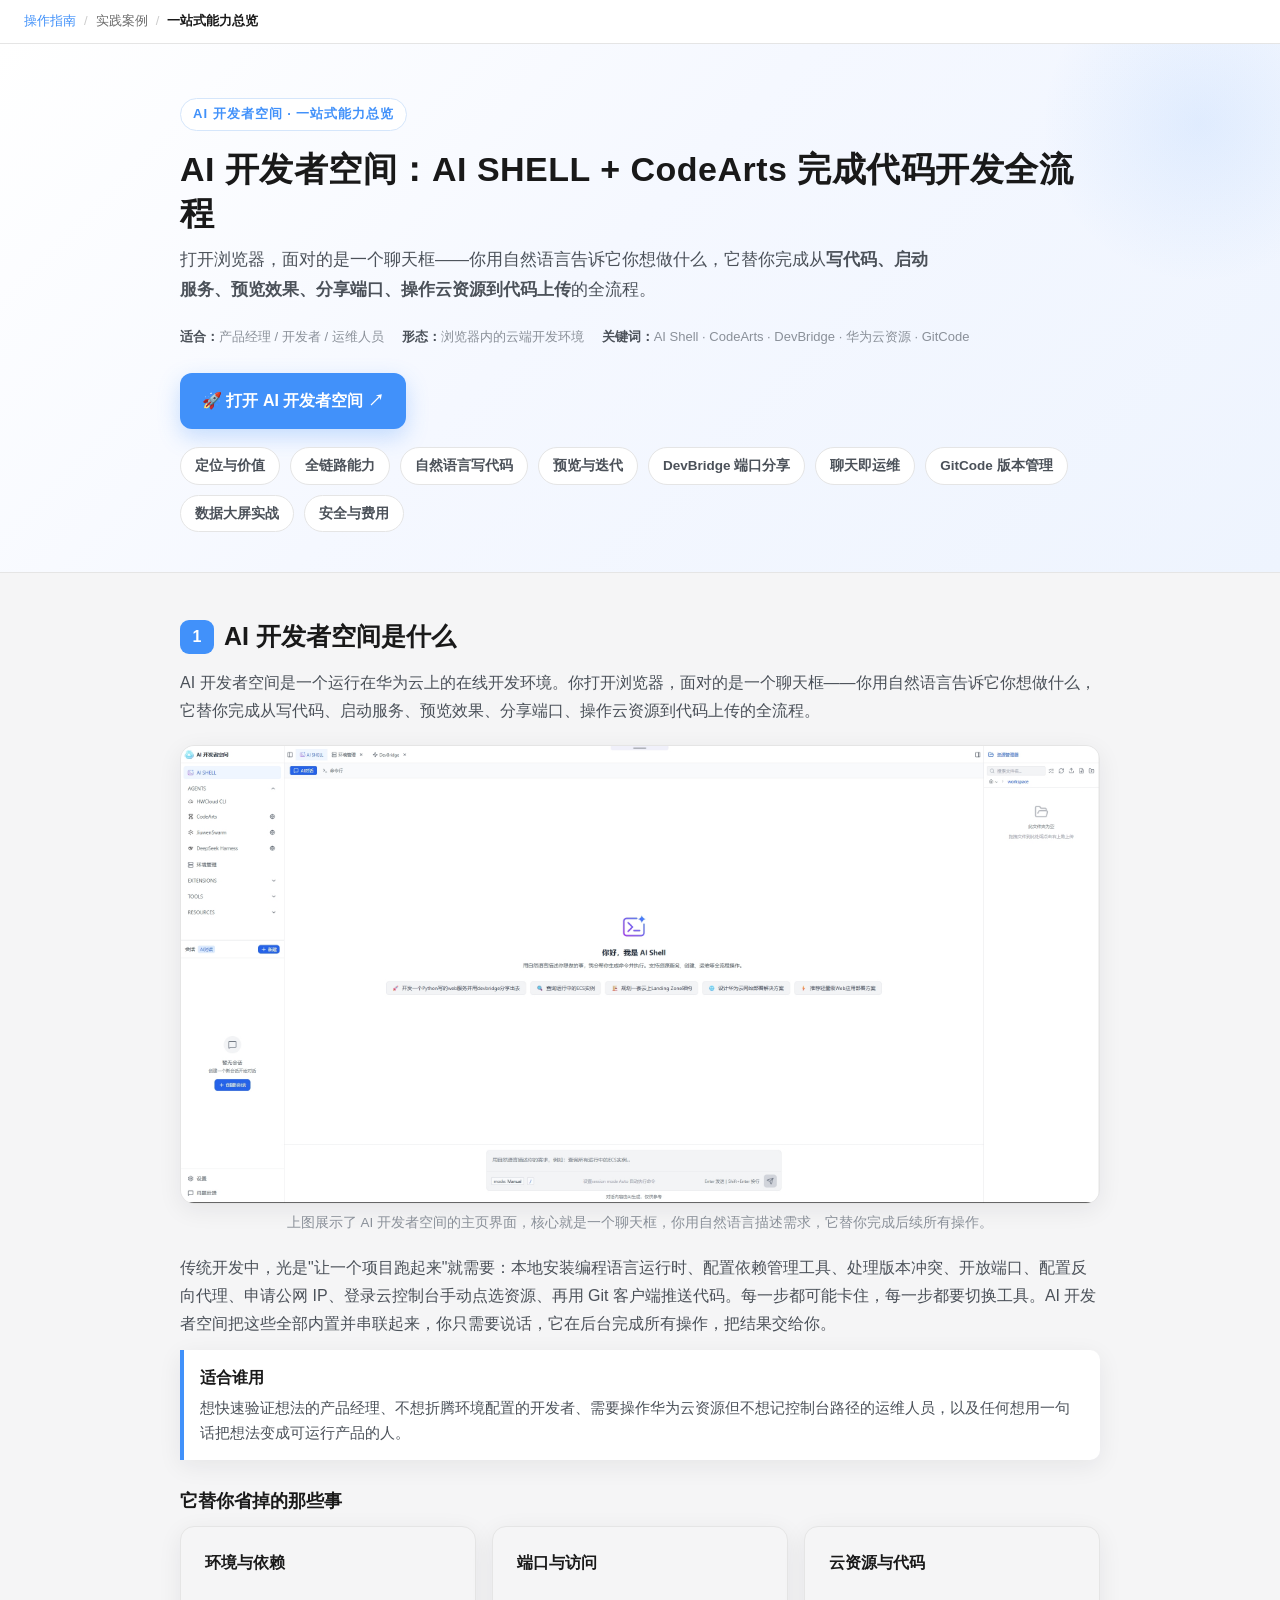
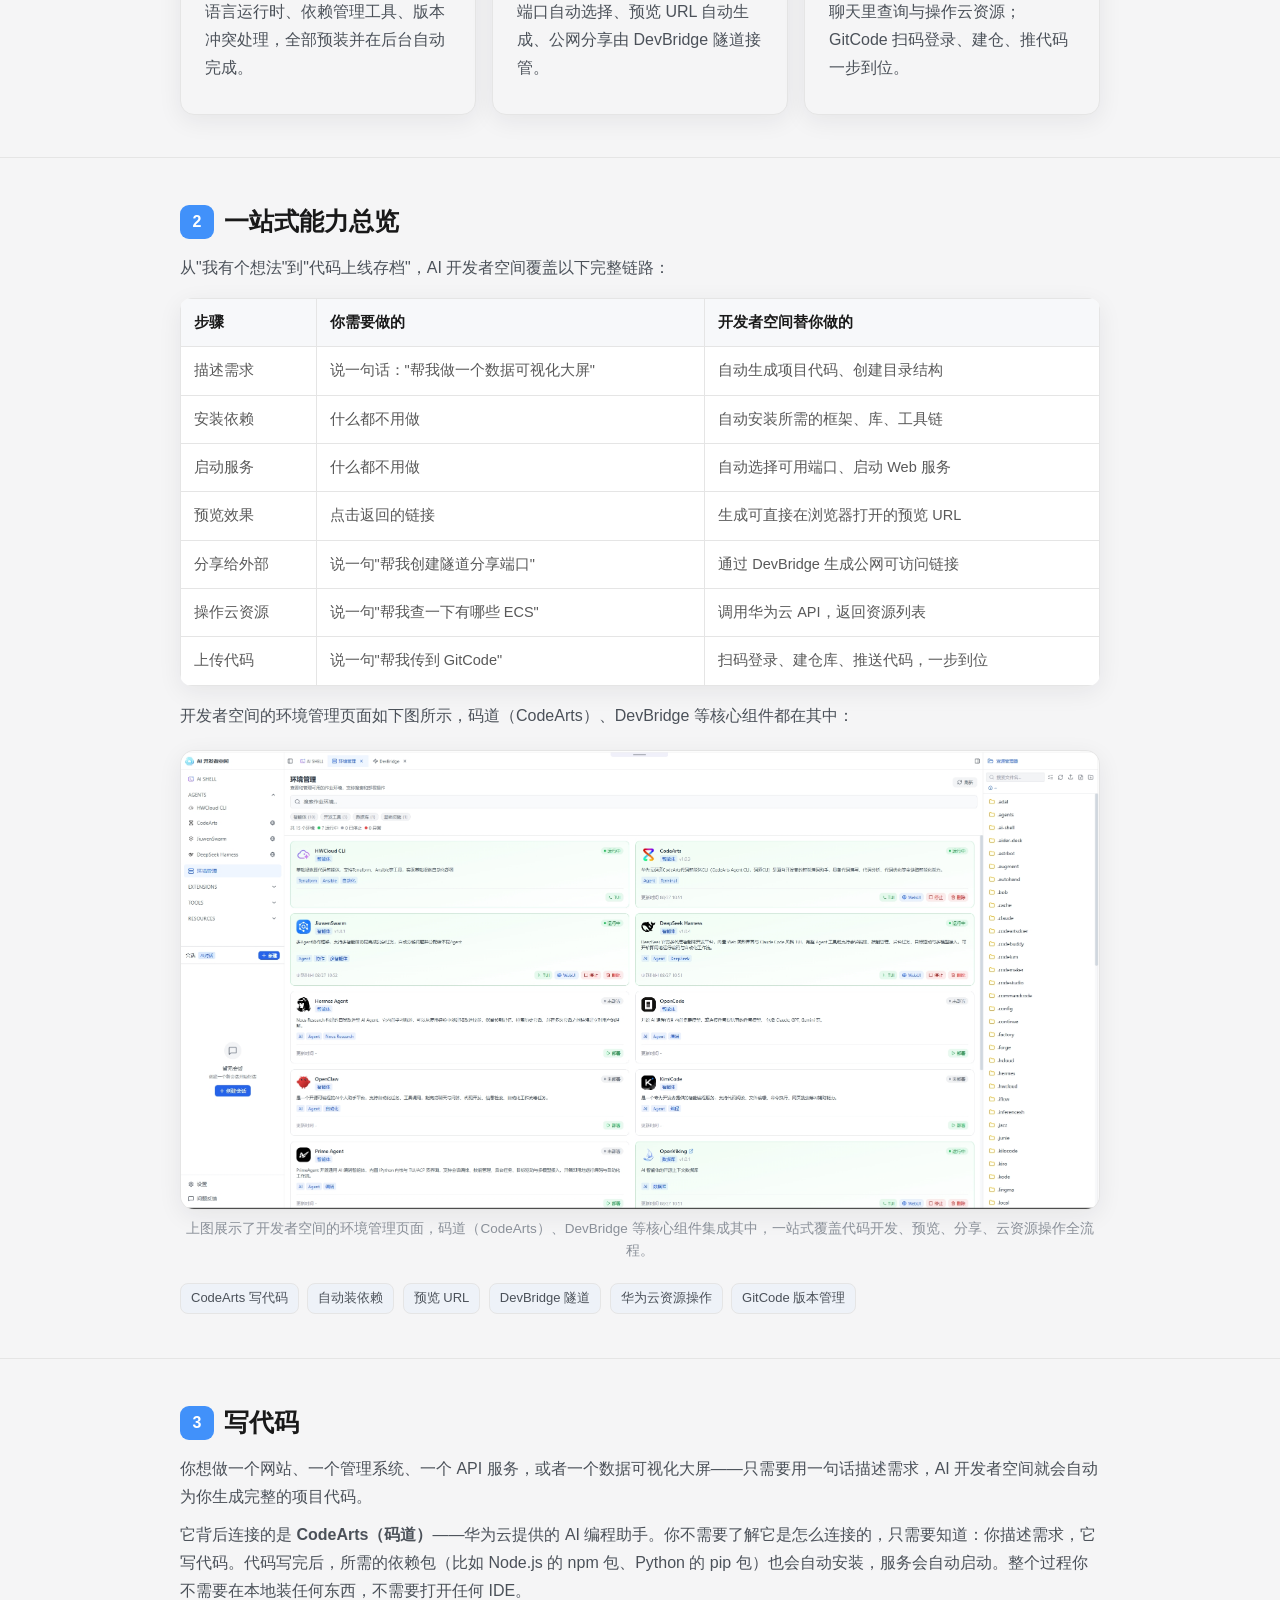
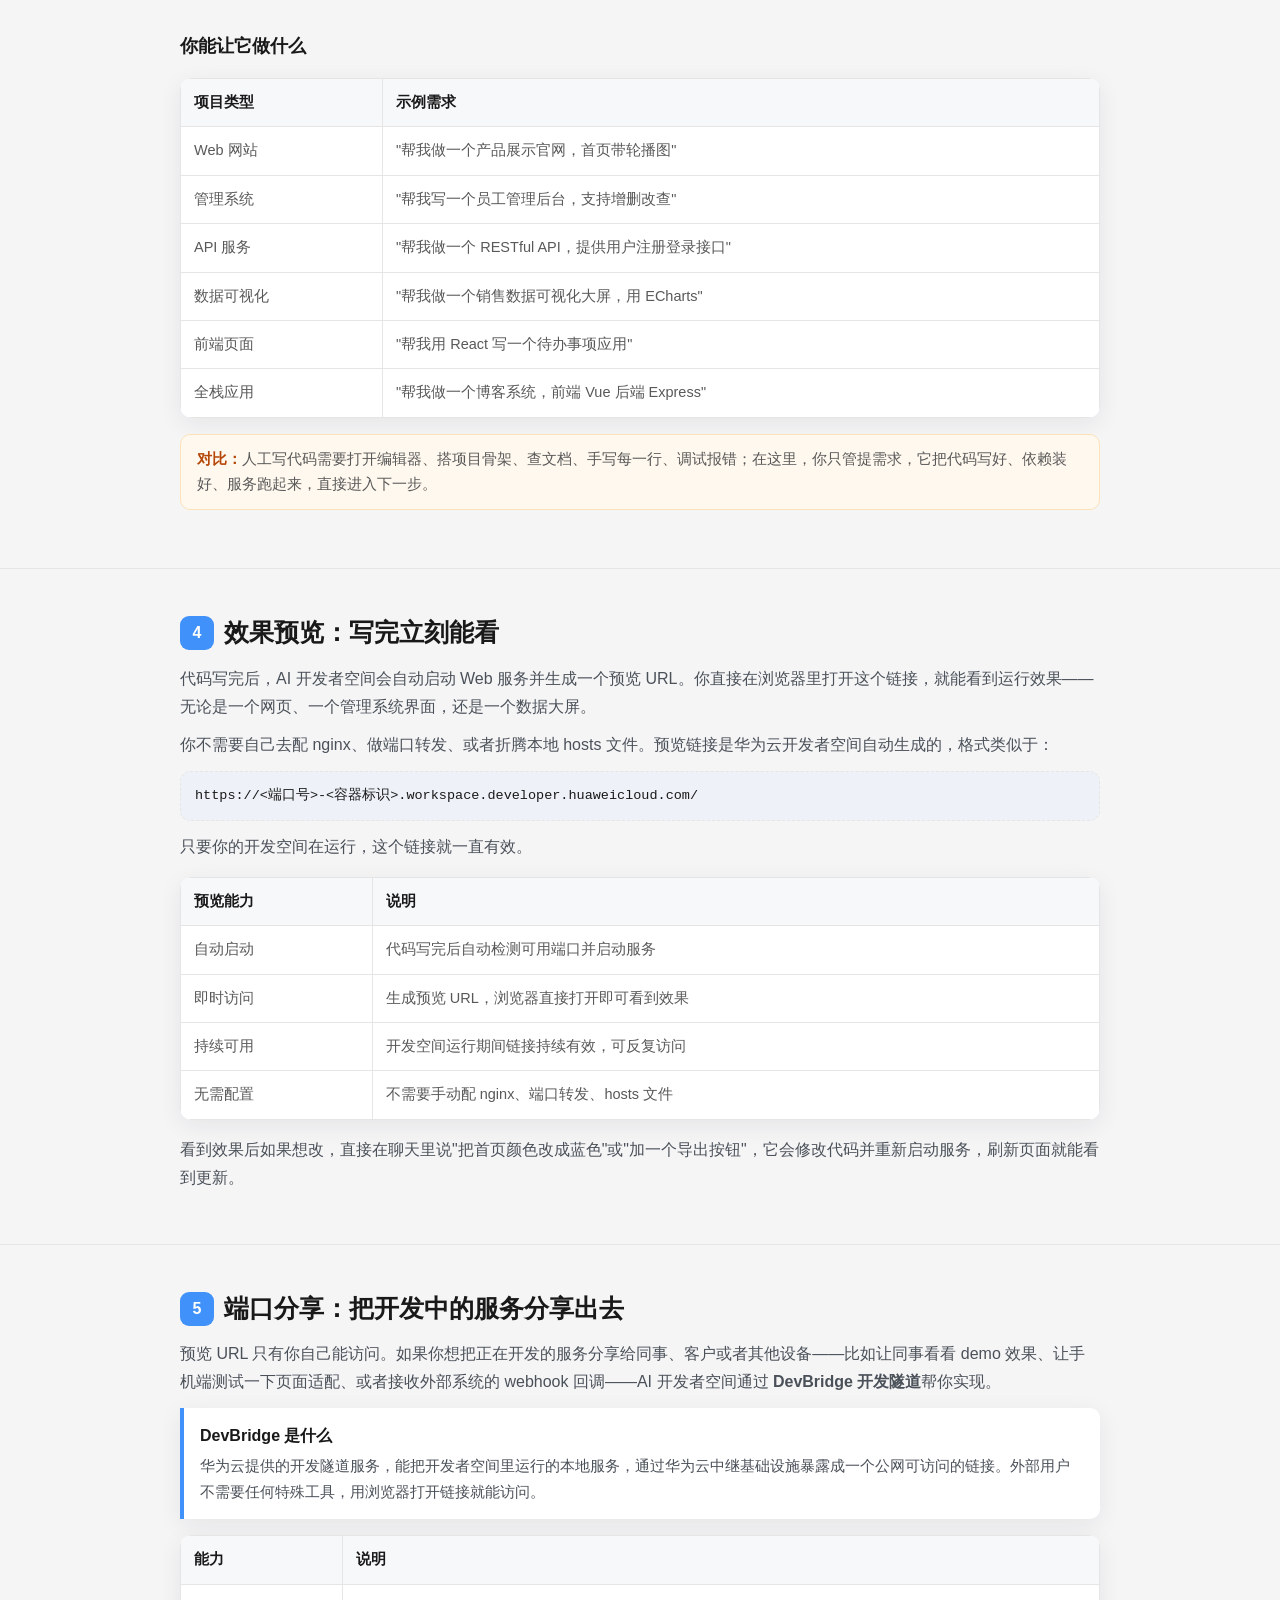
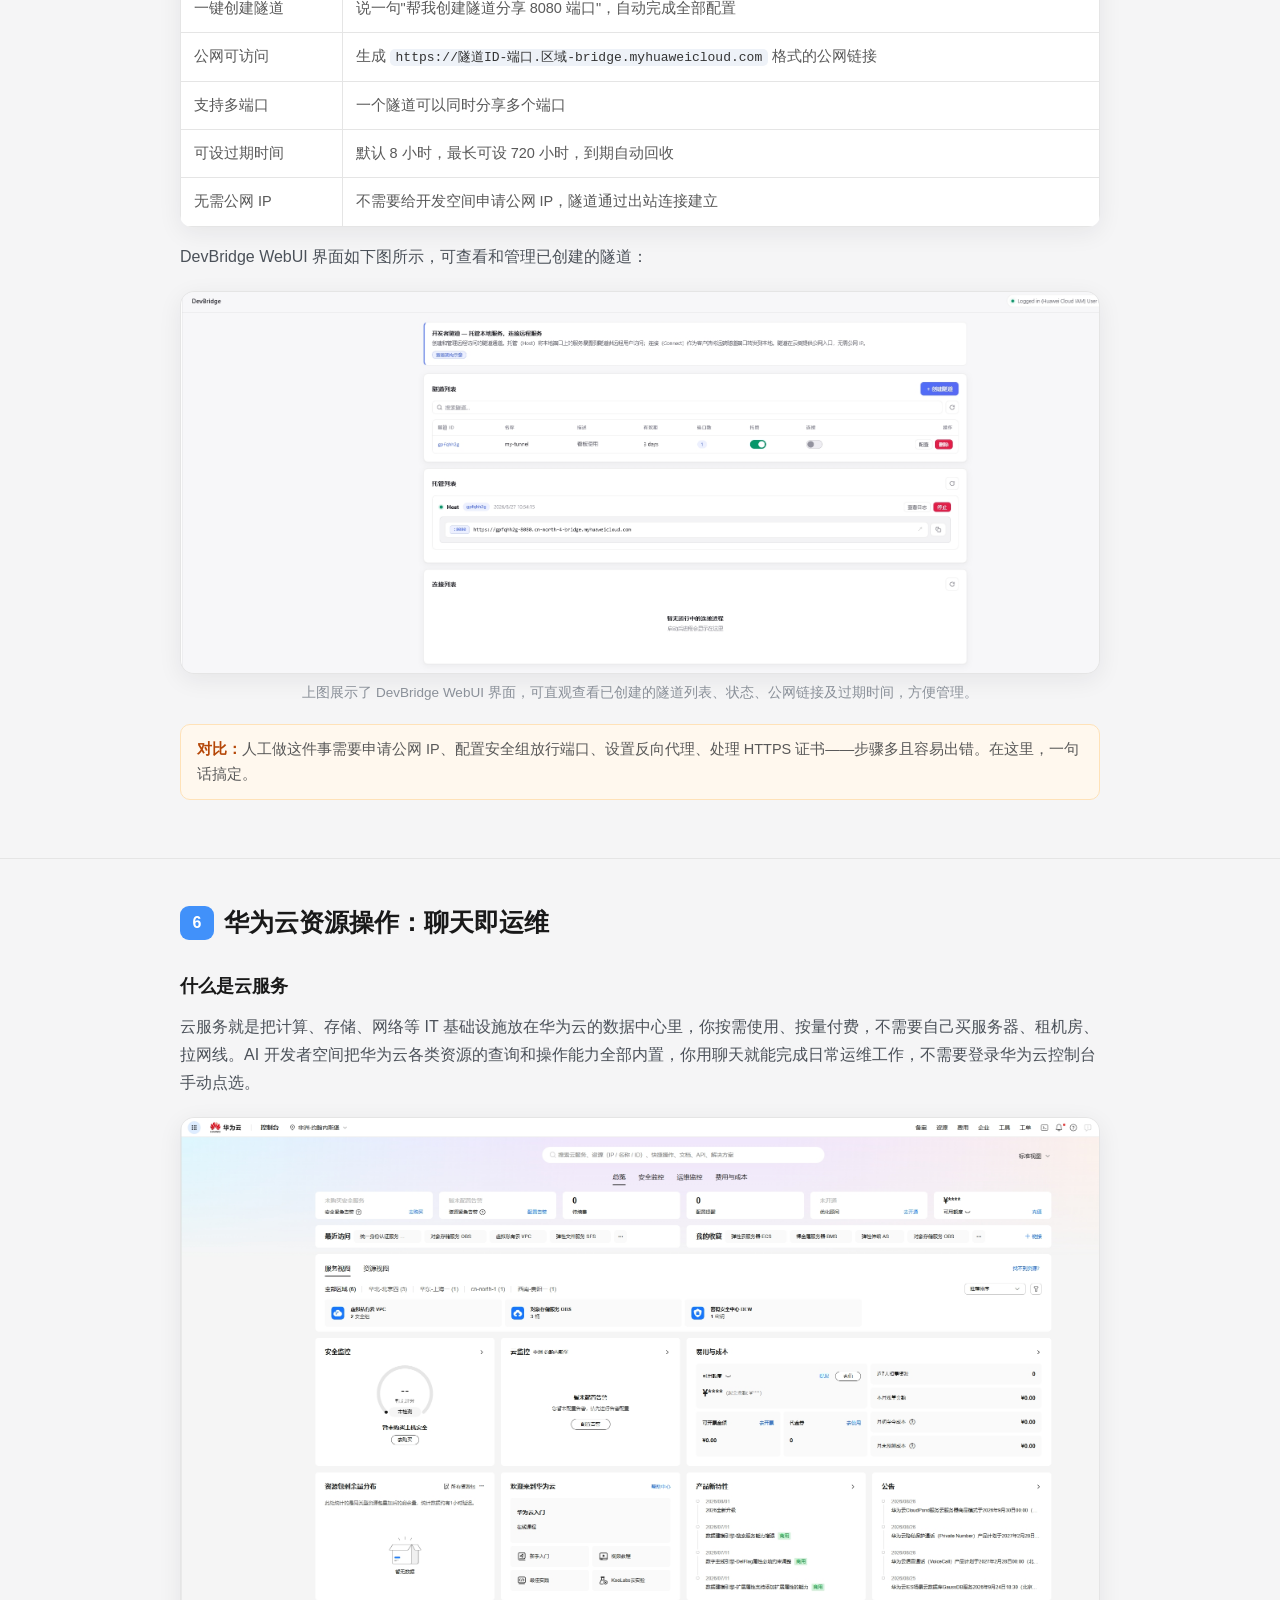
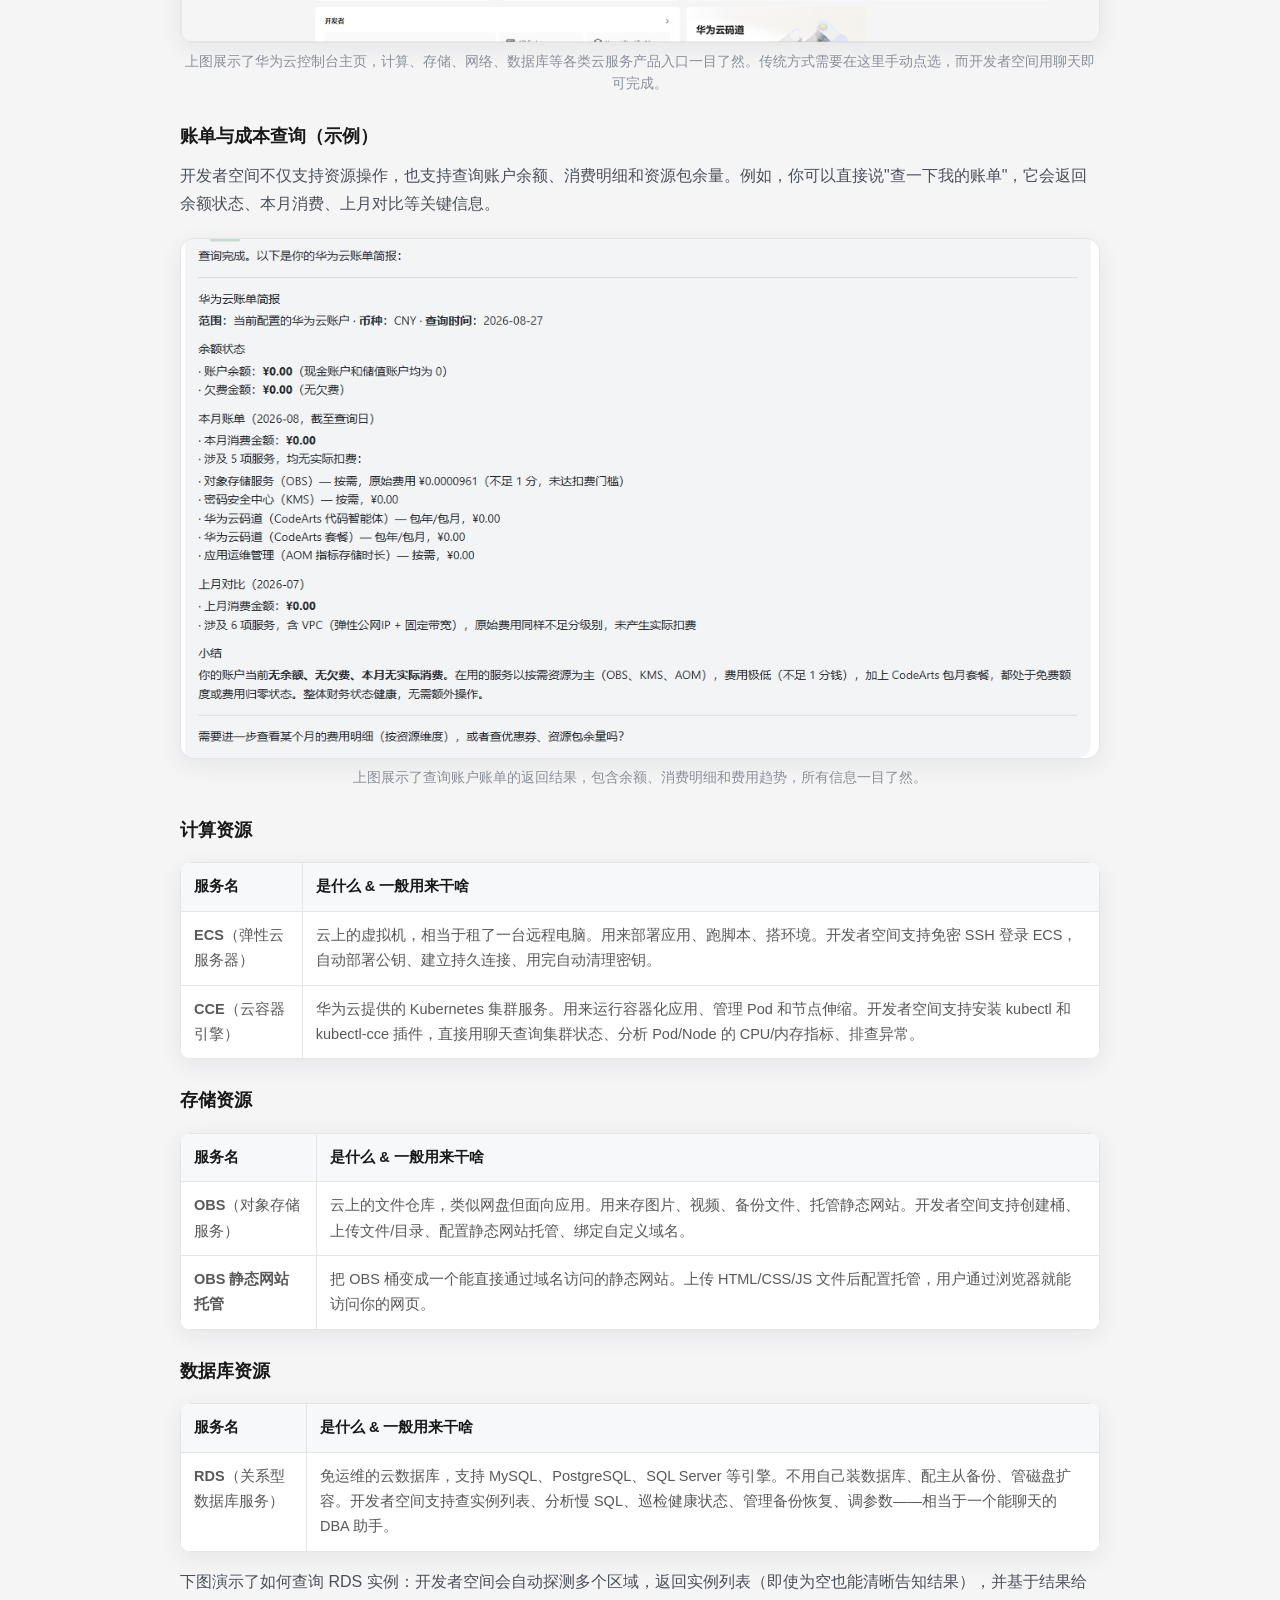
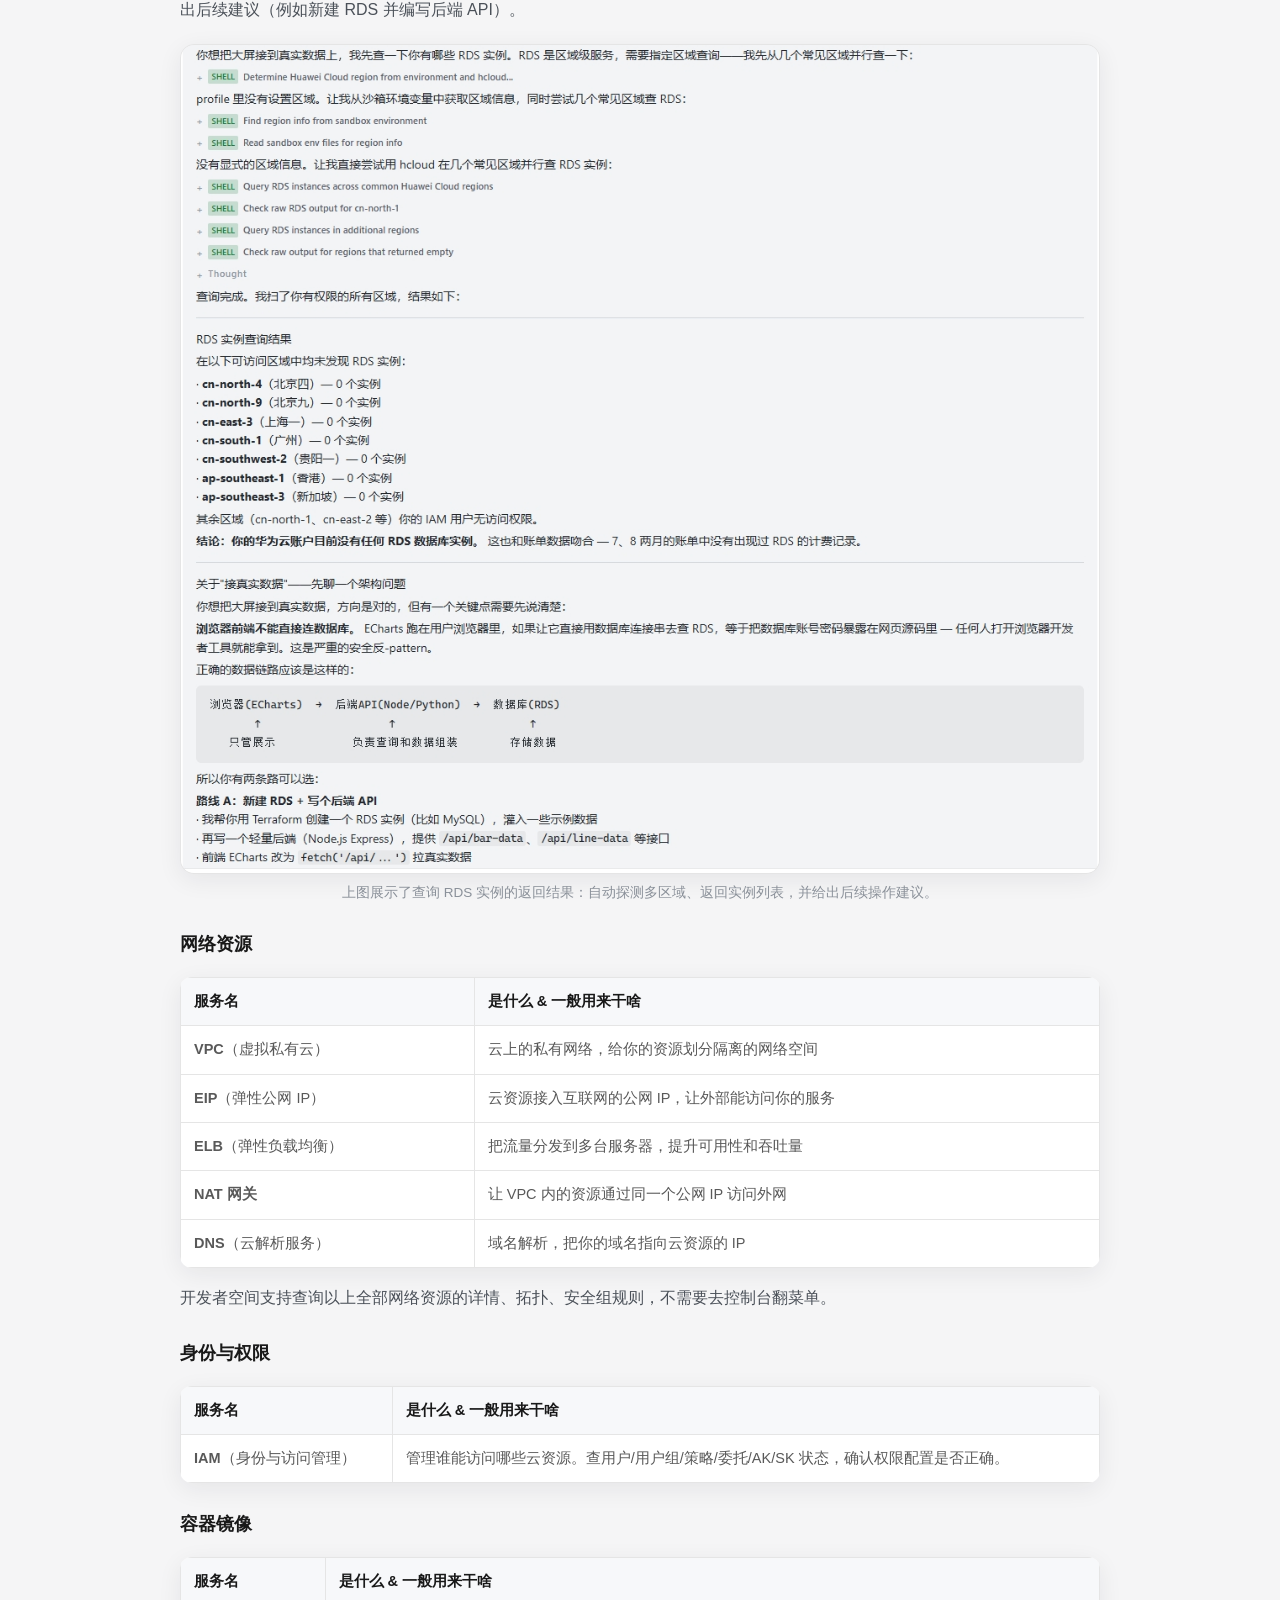
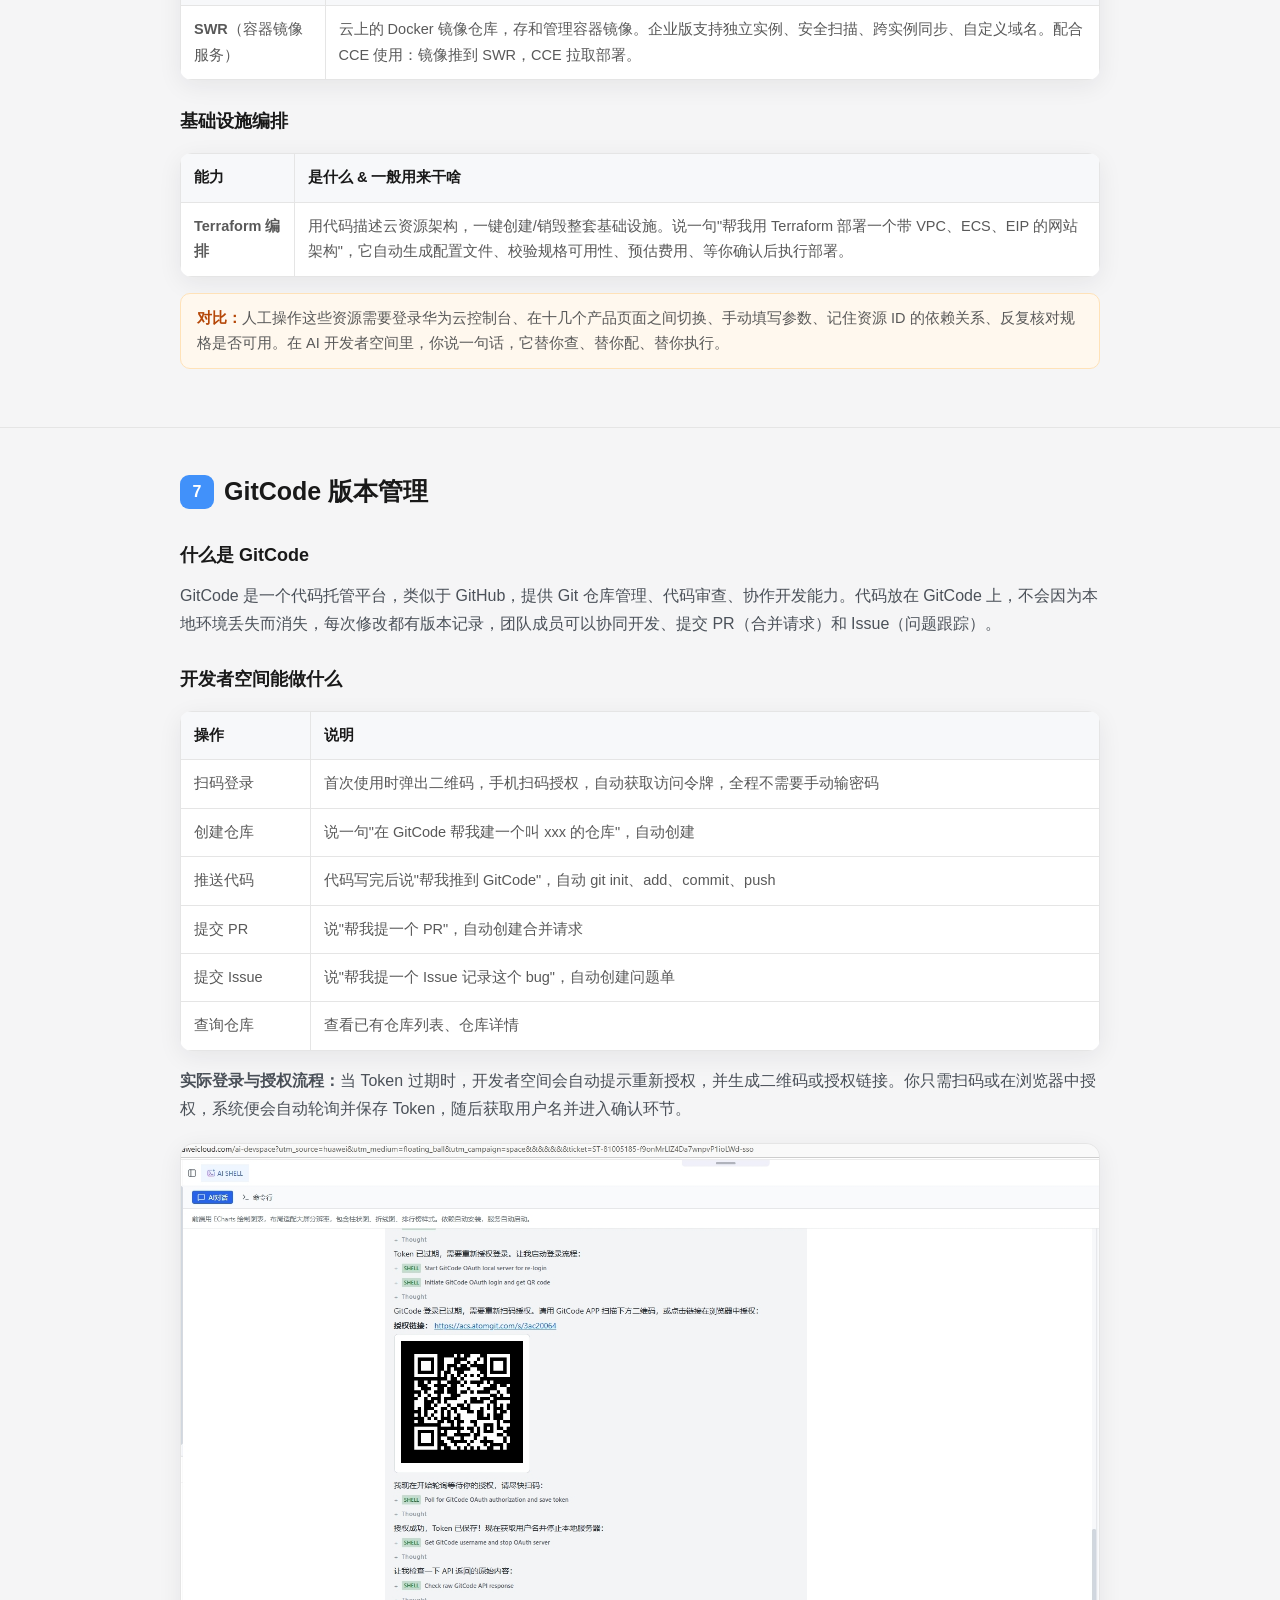
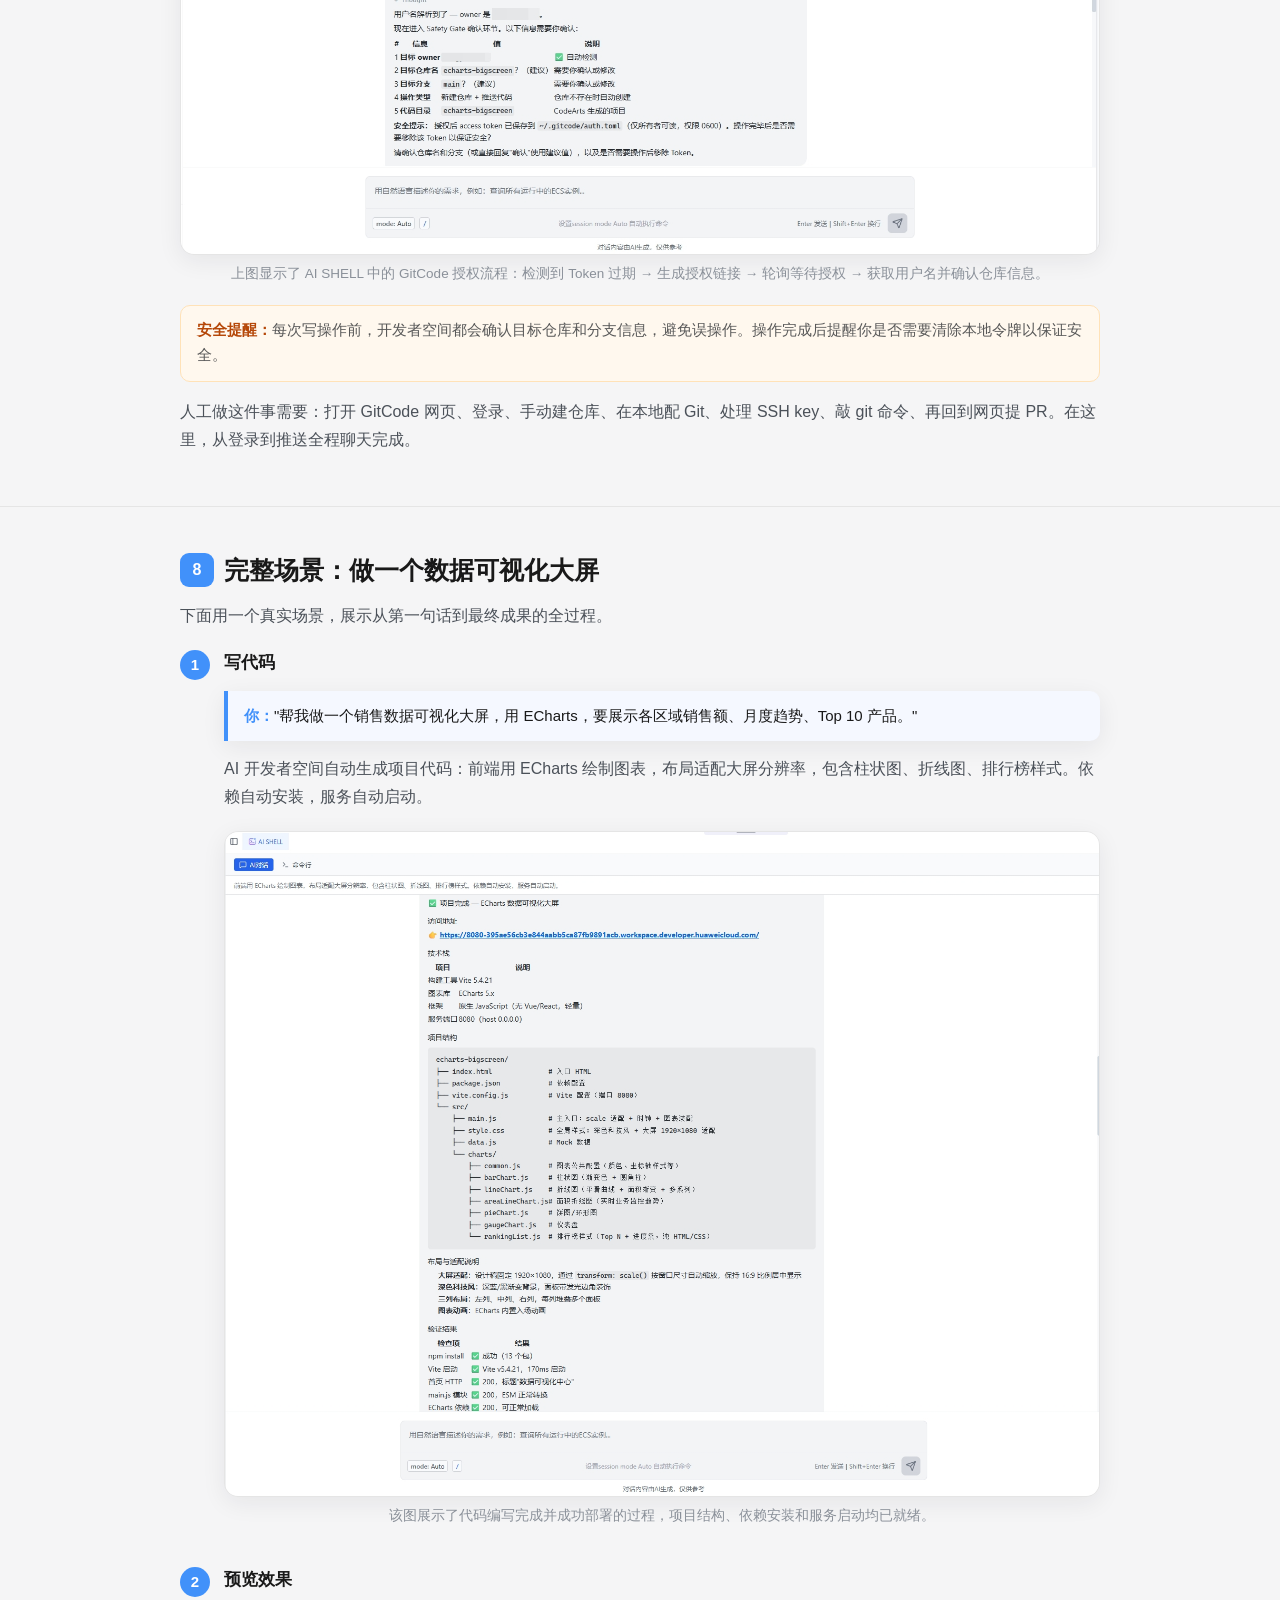
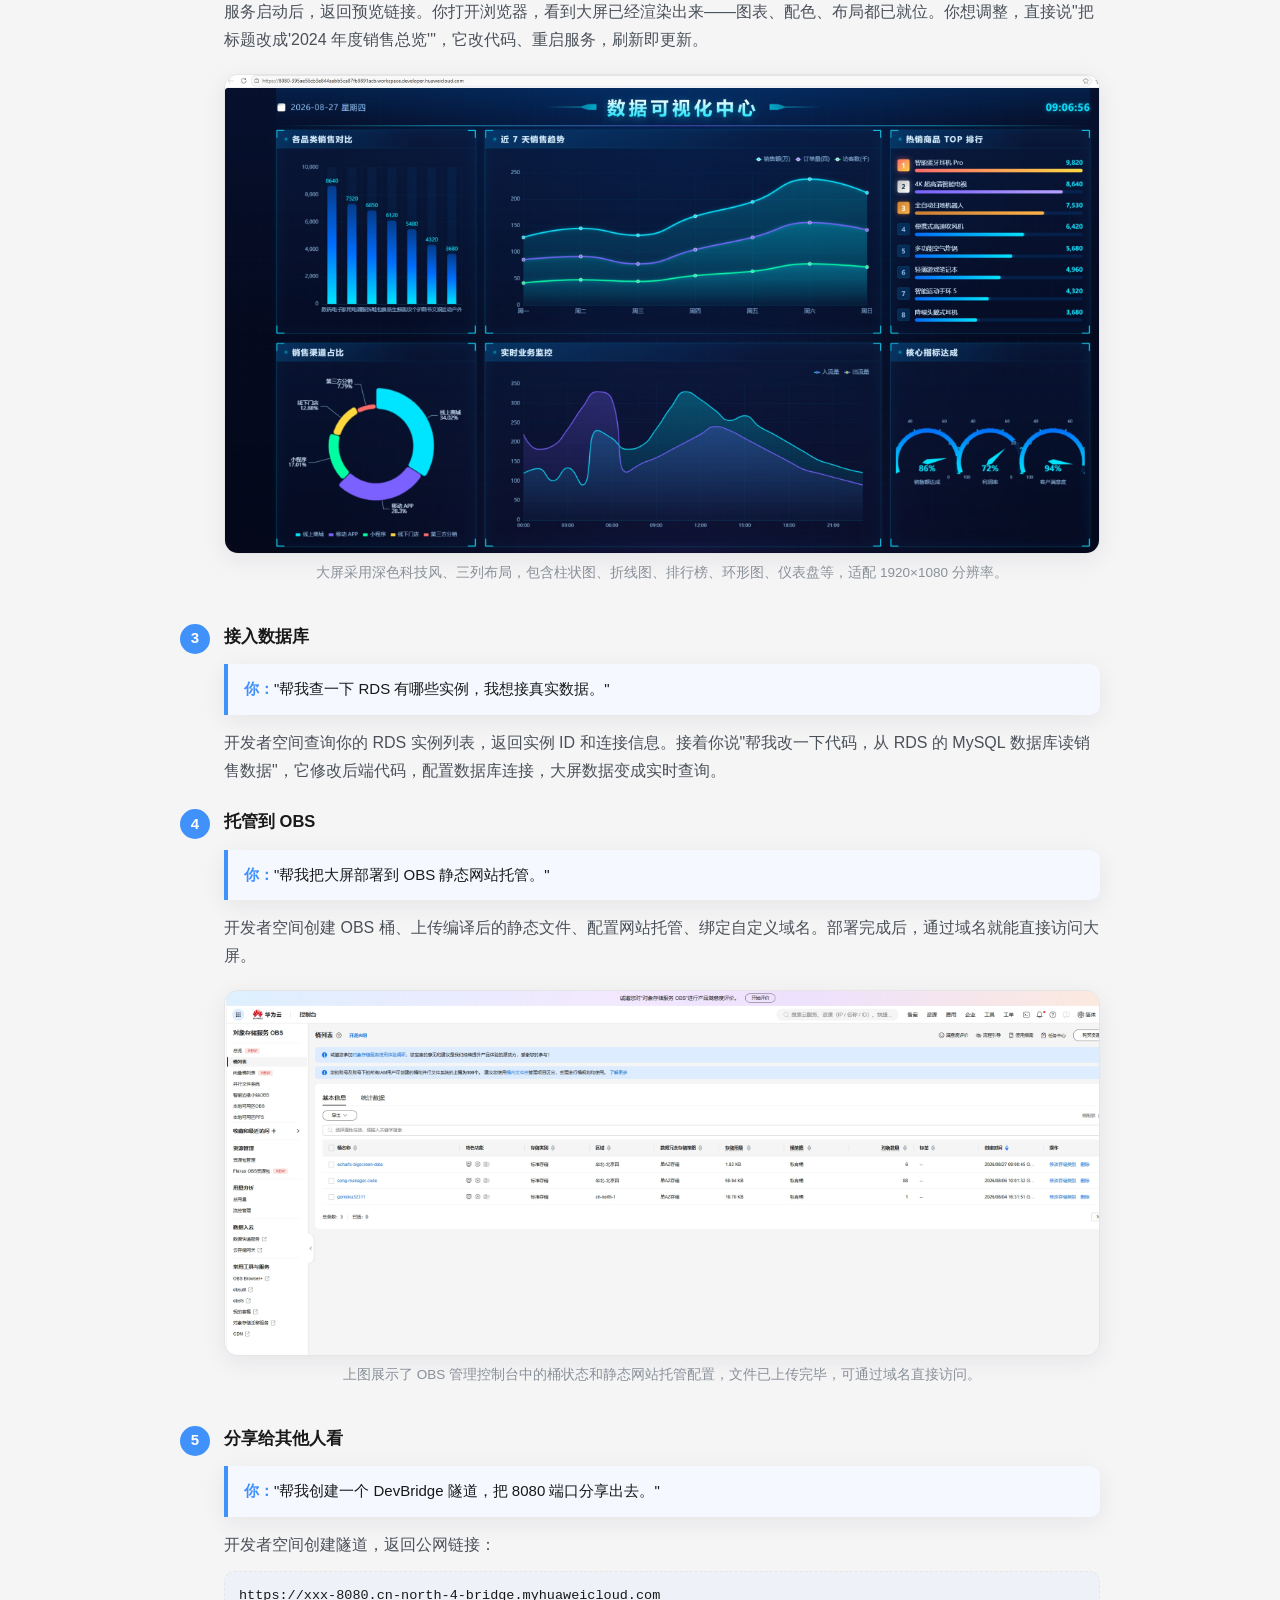
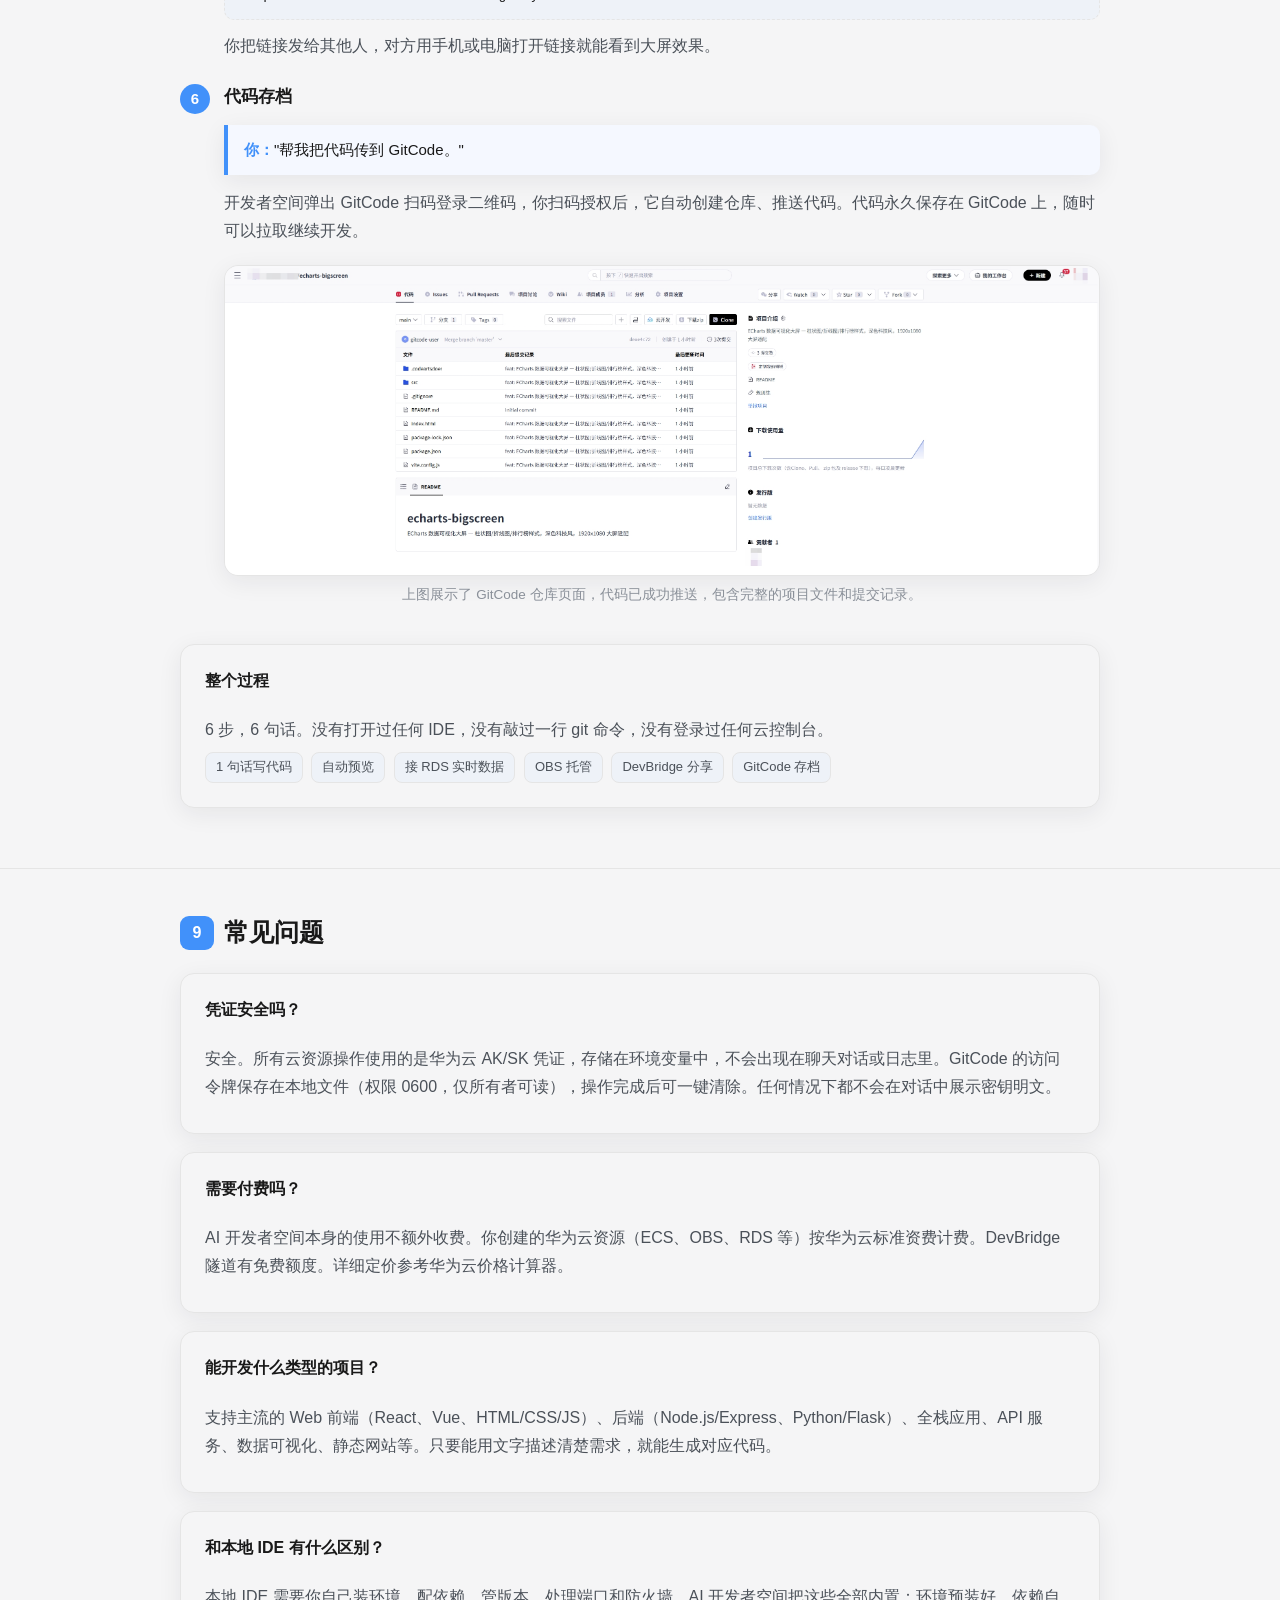
<file: cases/space-intro/index.html>
<!DOCTYPE html>
<html lang="zh-CN">
<head>
<meta charset="UTF-8" />
<meta name="viewport" content="width=device-width, initial-scale=1.0" />
<title>AI 开发者空间：AI SHELL + CodeArts 完成代码开发全流程</title>
<link rel="icon" type="image/svg+xml" href="../../images/space.svg" />
<style>
  :root{
    --hw-red:#4191FA;
    --hw-red-dark:#2F6FD0;
    --ink:#1f2329;
    --ink-2:#4b5159;
    --ink-3:#8a9099;
    --line:#e8eaf0;
    --bg:#ffffff;
    --bg-soft:#f6f8fb;
    --bg-soft2:#eef2f8;
    --ok:#1a7f37;
    --warn:#b54708;
    --radius:14px;
    --shadow:0 6px 24px rgba(31,35,41,.07);
  }
  *{box-sizing:border-box}
  html{scroll-behavior:smooth}
  body{
    margin:0;font-family:"PingFang SC","Microsoft YaHei","Hiragino Sans GB",system-ui,-apple-system,Segoe UI,Roboto,Helvetica,Arial,sans-serif;
    color:var(--ink);background:var(--bg-soft);line-height:1.7;-webkit-font-smoothing:antialiased;
  }
  a{color:var(--hw-red);text-decoration:none}
  a:hover{text-decoration:underline}
  .wrap{max-width:960px;margin:0 auto;padding:0 20px}

  /* Hero */
  .hero{
    background:linear-gradient(135deg,#fff 0%,#f5f8ff 45%,#eef4fe 100%);
    border-bottom:1px solid var(--line);padding:54px 0 40px;position:relative;overflow:hidden;
  }
  .hero:after{
    content:"";position:absolute;right:-80px;top:-80px;width:320px;height:320px;border-radius:50%;
    background:radial-gradient(circle,rgba(65,145,250,.10),transparent 70%);
  }
  .tag{display:inline-block;font-size:13px;letter-spacing:1px;color:var(--hw-red);background:#fff;border:1px solid #d5e6fb;padding:4px 12px;border-radius:999px;font-weight:600}
  .hero h1{font-size:34px;line-height:1.3;margin:16px 0 10px;font-weight:800;letter-spacing:.5px}
  .hero p.sub{font-size:17px;color:var(--ink-2);margin:0 0 22px;max-width:760px}
  .hero .meta{display:flex;gap:18px;flex-wrap:wrap;font-size:13px;color:var(--ink-3)}
  .hero .meta b{color:var(--ink-2);font-weight:600}

  /* CTA */
  .cta{
    display:inline-flex;align-items:center;gap:10px;background:var(--hw-red);color:#fff;font-weight:700;
    padding:14px 22px;border-radius:12px;font-size:16px;box-shadow:0 8px 22px rgba(65,145,250,.28);
    transition:transform .15s ease,box-shadow .15s ease;
  }
  .cta:hover{transform:translateY(-2px);box-shadow:0 12px 28px rgba(65,145,250,.34);text-decoration:none;color:#fff}
  .cta.ghost{background:#fff;color:var(--hw-red);border:1.5px solid var(--hw-red);box-shadow:none}
  .cta.ghost:hover{background:#f5f8ff}

  section{padding:42px 0;border-bottom:1px solid var(--line)}
  section.bg{background:var(--bg)}
  h2{font-size:25px;font-weight:800;margin:0 0 6px;display:flex;align-items:center;gap:10px}
  h2 .num{display:inline-flex;align-items:center;justify-content:center;width:34px;height:34px;border-radius:9px;background:var(--hw-red);color:#fff;font-size:16px;font-weight:800;flex:0 0 auto}
  h3{font-size:18px;font-weight:700;margin:26px 0 8px}
  h4{font-size:16px}
  p{margin:10px 0;color:var(--ink-2)}
  .lead{color:var(--ink-2);font-size:16px}
  ul,ol{color:var(--ink-2);padding-left:22px}
  li{margin:7px 0}
  code{background:var(--bg-soft2);padding:1px 6px;border-radius:5px;font-size:13.5px;font-family:"SFMono-Regular",Consolas,Menlo,monospace;color:var(--ink)}

  .card{background:var(--bg);border:1px solid var(--line);border-radius:var(--radius);padding:22px 24px;box-shadow:var(--shadow);margin:18px 0}
  .card h4{margin-top:0}
  .grid2{display:grid;grid-template-columns:1fr 1fr;gap:18px}
  .grid3{display:grid;grid-template-columns:repeat(3,1fr);gap:16px}
  @media(max-width:760px){.grid2,.grid3{grid-template-columns:1fr}}

  .pill{display:inline-block;background:var(--bg-soft2);border:1px solid var(--line);border-radius:8px;padding:3px 10px;font-size:13px;color:var(--ink-2);margin:2px 4px 2px 0}
  .feature{border-left:4px solid var(--hw-red);background:#fff;padding:14px 16px;border-radius:0 10px 10px 0;margin:12px 0;box-shadow:var(--shadow)}
  .feature h4{margin:0 0 4px;font-size:16px}
  .feature p{margin:0;font-size:14.5px}

  /* 图片 */
  figure{margin:20px 0}
  figure img{display:block;width:100%;height:auto;border-radius:var(--radius);box-shadow:var(--shadow);border:1px solid var(--line);background:#fff}
  figcaption{font-size:13.5px;color:var(--ink-3);margin-top:8px;text-align:center;line-height:1.6}

  /* 代码 / 命令 */
  pre{background:#0f1419;color:#e6edf3;border-radius:12px;padding:16px 18px;overflow:auto;font-size:13.5px;line-height:1.6;margin:14px 0}
  pre code{font-family:"SFMono-Regular",Consolas,Menlo,monospace;white-space:pre;background:none;color:inherit;padding:0}
  .tok-c{color:#7d8590}
  .tok-k{color:#ff7b72}
  .tok-s{color:#a5d6ff}
  .tok-f{color:#d2a8ff}
  .cmd{background:var(--bg-soft2);border:1px dashed var(--line);border-radius:10px;padding:12px 14px;font-family:monospace;font-size:13.5px;color:var(--ink);margin:12px 0;word-break:break-all}

  /* 对话气泡 */
  .quote{position:relative;background:#f5f8ff;border-left:4px solid var(--hw-red);border-radius:0 10px 10px 0;padding:12px 16px;margin:14px 0;font-size:15px;color:var(--ink);box-shadow:var(--shadow)}
  .quote b{color:var(--hw-red)}

  /* Steps */
  .step{display:flex;gap:14px;margin:18px 0}
  .step .badge{flex:0 0 auto;width:30px;height:30px;border-radius:50%;background:var(--hw-red);color:#fff;display:flex;align-items:center;justify-content:center;font-weight:800;font-size:15px;margin-top:2px}
  .step .body{flex:1}
  .step .body h4{margin:0 0 4px;font-size:16.5px}
  .step .body p{margin:4px 0}

  /* Table */
  table{width:100%;border-collapse:collapse;margin:16px 0;font-size:14.5px;background:#fff;border-radius:12px;overflow:hidden;box-shadow:var(--shadow)}
  th,td{border:1px solid var(--line);padding:11px 13px;text-align:left;vertical-align:top}
  th{background:var(--bg-soft2);color:var(--ink);font-weight:700}
  td code{background:var(--bg-soft2);padding:1px 6px;border-radius:5px;font-size:13px}
  @media(max-width:760px){table{font-size:13.5px}th,td{padding:9px 10px}}

  .note{border:1px solid #ffe2b8;background:#fff8ee;border-radius:10px;padding:12px 16px;margin:16px 0;font-size:14.5px}
  .note b{color:var(--warn)}
  .ok{color:var(--ok);font-weight:600}

  footer{background:#fff;padding:30px 0;color:var(--ink-3);font-size:13.5px;text-align:center}
  .toc{display:flex;flex-wrap:wrap;gap:10px;margin:18px 0 0}
  .toc a{background:#fff;border:1px solid var(--line);border-radius:999px;padding:6px 14px;font-size:13.5px;color:var(--ink-2);font-weight:600}
  .toc a:hover{border-color:var(--hw-red);color:var(--hw-red);text-decoration:none}
</style>
  <link rel="stylesheet" href="../guide-theme.css" />
</head>
<body>
<nav class="guide-crumb">
  <a href="../../AIDevspace.html#practice-cases">操作指南</a>
  <span class="sep">/</span>
  <span>实践案例</span>
  <span class="sep">/</span>
  <span class="cur">一站式能力总览</span>
</nav>

<!-- HERO -->
<header class="hero">
  <div class="wrap">
    <span class="tag">AI 开发者空间 · 一站式能力总览</span>
    <h1>AI 开发者空间：AI SHELL + CodeArts 完成代码开发全流程</h1>
    <p class="sub">打开浏览器，面对的是一个聊天框——你用自然语言告诉它你想做什么，它替你完成从<b>写代码、启动服务、预览效果、分享端口、操作云资源到代码上传</b>的全流程。</p>
    <div class="meta">
      <span><b>适合：</b>产品经理 / 开发者 / 运维人员</span>
      <span><b>形态：</b>浏览器内的云端开发环境</span>
      <span><b>关键词：</b>AI Shell · CodeArts · DevBridge · 华为云资源 · GitCode</span>
    </div>
    <div style="margin-top:24px;display:flex;gap:14px;flex-wrap:wrap">
      <a class="cta" href="https://devstation.developer.huaweicloud.com/aidevspace" target="_blank" rel="noopener">🚀 打开 AI 开发者空间 ↗</a>
    </div>
    <div class="toc">
      <a href="#what">定位与价值</a>
      <a href="#overview">全链路能力</a>
      <a href="#code">自然语言写代码</a>
      <a href="#preview">预览与迭代</a>
      <a href="#bridge">DevBridge 端口分享</a>
      <a href="#cloud">聊天即运维</a>
      <a href="#gitcode">GitCode 版本管理</a>
      <a href="#scene">数据大屏实战</a>
      <a href="#faq">安全与费用</a>
    </div>
  </div>
</header>

<!-- 1 -->
<section id="what" class="bg">
  <div class="wrap">
    <h2><span class="num">1</span>AI 开发者空间是什么</h2>
    <p class="lead">AI 开发者空间是一个运行在华为云上的在线开发环境。你打开浏览器，面对的是一个聊天框——你用自然语言告诉它你想做什么，它替你完成从写代码、启动服务、预览效果、分享端口、操作云资源到代码上传的全流程。</p>

    <figure>
      <img src="./pic/developer-space-home.jpeg" alt="AI 开发者空间主页" loading="lazy" />
      <figcaption>上图展示了 AI 开发者空间的主页界面，核心就是一个聊天框，你用自然语言描述需求，它替你完成后续所有操作。</figcaption>
    </figure>

    <p>传统开发中，光是"让一个项目跑起来"就需要：本地安装编程语言运行时、配置依赖管理工具、处理版本冲突、开放端口、配置反向代理、申请公网 IP、登录云控制台手动点选资源、再用 Git 客户端推送代码。每一步都可能卡住，每一步都要切换工具。AI 开发者空间把这些全部内置并串联起来，你只需要说话，它在后台完成所有操作，把结果交给你。</p>

    <div class="feature">
      <h4>适合谁用</h4>
      <p>想快速验证想法的产品经理、不想折腾环境配置的开发者、需要操作华为云资源但不想记控制台路径的运维人员，以及任何想用一句话把想法变成可运行产品的人。</p>
    </div>

    <h3>它替你省掉的那些事</h3>
    <div class="grid3">
      <div class="card" style="margin:0">
        <h4>环境与依赖</h4>
        <p>语言运行时、依赖管理工具、版本冲突处理，全部预装并在后台自动完成。</p>
      </div>
      <div class="card" style="margin:0">
        <h4>端口与访问</h4>
        <p>端口自动选择、预览 URL 自动生成、公网分享由 DevBridge 隧道接管。</p>
      </div>
      <div class="card" style="margin:0">
        <h4>云资源与代码</h4>
        <p>聊天里查询与操作云资源；GitCode 扫码登录、建仓、推代码一步到位。</p>
      </div>
    </div>
  </div>
</section>

<!-- 2 -->
<section id="overview">
  <div class="wrap">
    <h2><span class="num">2</span>一站式能力总览</h2>
    <p class="lead">从"我有个想法"到"代码上线存档"，AI 开发者空间覆盖以下完整链路：</p>

    <table>
      <thead><tr><th>步骤</th><th>你需要做的</th><th>开发者空间替你做的</th></tr></thead>
      <tbody>
        <tr><td>描述需求</td><td>说一句话："帮我做一个数据可视化大屏"</td><td>自动生成项目代码、创建目录结构</td></tr>
        <tr><td>安装依赖</td><td>什么都不用做</td><td>自动安装所需的框架、库、工具链</td></tr>
        <tr><td>启动服务</td><td>什么都不用做</td><td>自动选择可用端口、启动 Web 服务</td></tr>
        <tr><td>预览效果</td><td>点击返回的链接</td><td>生成可直接在浏览器打开的预览 URL</td></tr>
        <tr><td>分享给外部</td><td>说一句"帮我创建隧道分享端口"</td><td>通过 DevBridge 生成公网可访问链接</td></tr>
        <tr><td>操作云资源</td><td>说一句"帮我查一下有哪些 ECS"</td><td>调用华为云 API，返回资源列表</td></tr>
        <tr><td>上传代码</td><td>说一句"帮我传到 GitCode"</td><td>扫码登录、建仓库、推送代码，一步到位</td></tr>
      </tbody>
    </table>

    <p>开发者空间的环境管理页面如下图所示，码道（CodeArts）、DevBridge 等核心组件都在其中：</p>

    <figure>
      <img src="./pic/environment-management.jpeg" alt="开发者空间环境管理页面" loading="lazy" />
      <figcaption>上图展示了开发者空间的环境管理页面，码道（CodeArts）、DevBridge 等核心组件集成其中，一站式覆盖代码开发、预览、分享、云资源操作全流程。</figcaption>
    </figure>

    <div>
      <span class="pill">CodeArts 写代码</span>
      <span class="pill">自动装依赖</span>
      <span class="pill">预览 URL</span>
      <span class="pill">DevBridge 隧道</span>
      <span class="pill">华为云资源操作</span>
      <span class="pill">GitCode 版本管理</span>
    </div>
  </div>
</section>

<!-- 3 -->
<section id="code" class="bg">
  <div class="wrap">
    <h2><span class="num">3</span>写代码</h2>
    <p class="lead">你想做一个网站、一个管理系统、一个 API 服务，或者一个数据可视化大屏——只需要用一句话描述需求，AI 开发者空间就会自动为你生成完整的项目代码。</p>
    <p>它背后连接的是 <b>CodeArts（码道）</b>——华为云提供的 AI 编程助手。你不需要了解它是怎么连接的，只需要知道：你描述需求，它写代码。代码写完后，所需的依赖包（比如 Node.js 的 npm 包、Python 的 pip 包）也会自动安装，服务会自动启动。整个过程你不需要在本地装任何东西，不需要打开任何 IDE。</p>

    <h3>你能让它做什么</h3>
    <table>
      <thead><tr><th>项目类型</th><th>示例需求</th></tr></thead>
      <tbody>
        <tr><td>Web 网站</td><td>"帮我做一个产品展示官网，首页带轮播图"</td></tr>
        <tr><td>管理系统</td><td>"帮我写一个员工管理后台，支持增删改查"</td></tr>
        <tr><td>API 服务</td><td>"帮我做一个 RESTful API，提供用户注册登录接口"</td></tr>
        <tr><td>数据可视化</td><td>"帮我做一个销售数据可视化大屏，用 ECharts"</td></tr>
        <tr><td>前端页面</td><td>"帮我用 React 写一个待办事项应用"</td></tr>
        <tr><td>全栈应用</td><td>"帮我做一个博客系统，前端 Vue 后端 Express"</td></tr>
      </tbody>
    </table>

    <div class="note"><b>对比：</b>人工写代码需要打开编辑器、搭项目骨架、查文档、手写每一行、调试报错；在这里，你只管提需求，它把代码写好、依赖装好、服务跑起来，直接进入下一步。</div>
  </div>
</section>

<!-- 4 -->
<section id="preview">
  <div class="wrap">
    <h2><span class="num">4</span>效果预览：写完立刻能看</h2>
    <p class="lead">代码写完后，AI 开发者空间会自动启动 Web 服务并生成一个预览 URL。你直接在浏览器里打开这个链接，就能看到运行效果——无论是一个网页、一个管理系统界面，还是一个数据大屏。</p>
    <p>你不需要自己去配 nginx、做端口转发、或者折腾本地 hosts 文件。预览链接是华为云开发者空间自动生成的，格式类似于：</p>
    <div class="cmd">https://&lt;端口号&gt;-&lt;容器标识&gt;.workspace.developer.huaweicloud.com/</div>
    <p>只要你的开发空间在运行，这个链接就一直有效。</p>

    <table>
      <thead><tr><th>预览能力</th><th>说明</th></tr></thead>
      <tbody>
        <tr><td>自动启动</td><td>代码写完后自动检测可用端口并启动服务</td></tr>
        <tr><td>即时访问</td><td>生成预览 URL，浏览器直接打开即可看到效果</td></tr>
        <tr><td>持续可用</td><td>开发空间运行期间链接持续有效，可反复访问</td></tr>
        <tr><td>无需配置</td><td>不需要手动配 nginx、端口转发、hosts 文件</td></tr>
      </tbody>
    </table>

    <p>看到效果后如果想改，直接在聊天里说"把首页颜色改成蓝色"或"加一个导出按钮"，它会修改代码并重新启动服务，刷新页面就能看到更新。</p>
  </div>
</section>

<!-- 5 -->
<section id="bridge" class="bg">
  <div class="wrap">
    <h2><span class="num">5</span>端口分享：把开发中的服务分享出去</h2>
    <p class="lead">预览 URL 只有你自己能访问。如果你想把正在开发的服务分享给同事、客户或者其他设备——比如让同事看看 demo 效果、让手机端测试一下页面适配、或者接收外部系统的 webhook 回调——AI 开发者空间通过 <b>DevBridge 开发隧道</b>帮你实现。</p>

    <div class="feature">
      <h4>DevBridge 是什么</h4>
      <p>华为云提供的开发隧道服务，能把开发者空间里运行的本地服务，通过华为云中继基础设施暴露成一个公网可访问的链接。外部用户不需要任何特殊工具，用浏览器打开链接就能访问。</p>
    </div>

    <table>
      <thead><tr><th>能力</th><th>说明</th></tr></thead>
      <tbody>
        <tr><td>一键创建隧道</td><td>说一句"帮我创建隧道分享 8080 端口"，自动完成全部配置</td></tr>
        <tr><td>公网可访问</td><td>生成 <code>https://隧道ID-端口.区域-bridge.myhuaweicloud.com</code> 格式的公网链接</td></tr>
        <tr><td>支持多端口</td><td>一个隧道可以同时分享多个端口</td></tr>
        <tr><td>可设过期时间</td><td>默认 8 小时，最长可设 720 小时，到期自动回收</td></tr>
        <tr><td>无需公网 IP</td><td>不需要给开发空间申请公网 IP，隧道通过出站连接建立</td></tr>
      </tbody>
    </table>

    <p>DevBridge WebUI 界面如下图所示，可查看和管理已创建的隧道：</p>

    <figure>
      <img src="./pic/devbridge-webui.jpg" alt="DevBridge WebUI 界面" loading="lazy" />
      <figcaption>上图展示了 DevBridge WebUI 界面，可直观查看已创建的隧道列表、状态、公网链接及过期时间，方便管理。</figcaption>
    </figure>

    <div class="note"><b>对比：</b>人工做这件事需要申请公网 IP、配置安全组放行端口、设置反向代理、处理 HTTPS 证书——步骤多且容易出错。在这里，一句话搞定。</div>
  </div>
</section>

<!-- 6 -->
<section id="cloud">
  <div class="wrap">
    <h2><span class="num">6</span>华为云资源操作：聊天即运维</h2>

    <h3>什么是云服务</h3>
    <p>云服务就是把计算、存储、网络等 IT 基础设施放在华为云的数据中心里，你按需使用、按量付费，不需要自己买服务器、租机房、拉网线。AI 开发者空间把华为云各类资源的查询和操作能力全部内置，你用聊天就能完成日常运维工作，不需要登录华为云控制台手动点选。</p>

    <figure>
      <img src="./pic/huaweicloud-console.jpg" alt="华为云控制台主页" loading="lazy" />
      <figcaption>上图展示了华为云控制台主页，计算、存储、网络、数据库等各类云服务产品入口一目了然。传统方式需要在这里手动点选，而开发者空间用聊天即可完成。</figcaption>
    </figure>

    <h3>账单与成本查询（示例）</h3>
    <p>开发者空间不仅支持资源操作，也支持查询账户余额、消费明细和资源包余量。例如，你可以直接说"查一下我的账单"，它会返回余额状态、本月消费、上月对比等关键信息。</p>

    <figure>
      <img src="./pic/billing-report.jpg" alt="账单简报" loading="lazy" />
      <figcaption>上图展示了查询账户账单的返回结果，包含余额、消费明细和费用趋势，所有信息一目了然。</figcaption>
    </figure>

    <h3>计算资源</h3>
    <table>
      <thead><tr><th>服务名</th><th>是什么 &amp; 一般用来干啥</th></tr></thead>
      <tbody>
        <tr><td><b>ECS</b>（弹性云服务器）</td><td>云上的虚拟机，相当于租了一台远程电脑。用来部署应用、跑脚本、搭环境。开发者空间支持免密 SSH 登录 ECS，自动部署公钥、建立持久连接、用完自动清理密钥。</td></tr>
        <tr><td><b>CCE</b>（云容器引擎）</td><td>华为云提供的 Kubernetes 集群服务。用来运行容器化应用、管理 Pod 和节点伸缩。开发者空间支持安装 kubectl 和 kubectl-cce 插件，直接用聊天查询集群状态、分析 Pod/Node 的 CPU/内存指标、排查异常。</td></tr>
      </tbody>
    </table>

    <h3>存储资源</h3>
    <table>
      <thead><tr><th>服务名</th><th>是什么 &amp; 一般用来干啥</th></tr></thead>
      <tbody>
        <tr><td><b>OBS</b>（对象存储服务）</td><td>云上的文件仓库，类似网盘但面向应用。用来存图片、视频、备份文件、托管静态网站。开发者空间支持创建桶、上传文件/目录、配置静态网站托管、绑定自定义域名。</td></tr>
        <tr><td><b>OBS 静态网站托管</b></td><td>把 OBS 桶变成一个能直接通过域名访问的静态网站。上传 HTML/CSS/JS 文件后配置托管，用户通过浏览器就能访问你的网页。</td></tr>
      </tbody>
    </table>

    <h3>数据库资源</h3>
    <table>
      <thead><tr><th>服务名</th><th>是什么 &amp; 一般用来干啥</th></tr></thead>
      <tbody>
        <tr><td><b>RDS</b>（关系型数据库服务）</td><td>免运维的云数据库，支持 MySQL、PostgreSQL、SQL Server 等引擎。不用自己装数据库、配主从备份、管磁盘扩容。开发者空间支持查实例列表、分析慢 SQL、巡检健康状态、管理备份恢复、调参数——相当于一个能聊天的 DBA 助手。</td></tr>
      </tbody>
    </table>

    <p>下图演示了如何查询 RDS 实例：开发者空间会自动探测多个区域，返回实例列表（即使为空也能清晰告知结果），并基于结果给出后续建议（例如新建 RDS 并编写后端 API）。</p>

    <figure>
      <img src="./pic/rds-query.jpg" alt="RDS 实例查询结果" loading="lazy" />
      <figcaption>上图展示了查询 RDS 实例的返回结果：自动探测多区域、返回实例列表，并给出后续操作建议。</figcaption>
    </figure>

    <h3>网络资源</h3>
    <table>
      <thead><tr><th>服务名</th><th>是什么 &amp; 一般用来干啥</th></tr></thead>
      <tbody>
        <tr><td><b>VPC</b>（虚拟私有云）</td><td>云上的私有网络，给你的资源划分隔离的网络空间</td></tr>
        <tr><td><b>EIP</b>（弹性公网 IP）</td><td>云资源接入互联网的公网 IP，让外部能访问你的服务</td></tr>
        <tr><td><b>ELB</b>（弹性负载均衡）</td><td>把流量分发到多台服务器，提升可用性和吞吐量</td></tr>
        <tr><td><b>NAT 网关</b></td><td>让 VPC 内的资源通过同一个公网 IP 访问外网</td></tr>
        <tr><td><b>DNS</b>（云解析服务）</td><td>域名解析，把你的域名指向云资源的 IP</td></tr>
      </tbody>
    </table>
    <p>开发者空间支持查询以上全部网络资源的详情、拓扑、安全组规则，不需要去控制台翻菜单。</p>

    <h3>身份与权限</h3>
    <table>
      <thead><tr><th>服务名</th><th>是什么 &amp; 一般用来干啥</th></tr></thead>
      <tbody>
        <tr><td><b>IAM</b>（身份与访问管理）</td><td>管理谁能访问哪些云资源。查用户/用户组/策略/委托/AK/SK 状态，确认权限配置是否正确。</td></tr>
      </tbody>
    </table>

    <h3>容器镜像</h3>
    <table>
      <thead><tr><th>服务名</th><th>是什么 &amp; 一般用来干啥</th></tr></thead>
      <tbody>
        <tr><td><b>SWR</b>（容器镜像服务）</td><td>云上的 Docker 镜像仓库，存和管理容器镜像。企业版支持独立实例、安全扫描、跨实例同步、自定义域名。配合 CCE 使用：镜像推到 SWR，CCE 拉取部署。</td></tr>
      </tbody>
    </table>

    <h3>基础设施编排</h3>
    <table>
      <thead><tr><th>能力</th><th>是什么 &amp; 一般用来干啥</th></tr></thead>
      <tbody>
        <tr><td><b>Terraform 编排</b></td><td>用代码描述云资源架构，一键创建/销毁整套基础设施。说一句"帮我用 Terraform 部署一个带 VPC、ECS、EIP 的网站架构"，它自动生成配置文件、校验规格可用性、预估费用、等你确认后执行部署。</td></tr>
      </tbody>
    </table>

    <div class="note"><b>对比：</b>人工操作这些资源需要登录华为云控制台、在十几个产品页面之间切换、手动填写参数、记住资源 ID 的依赖关系、反复核对规格是否可用。在 AI 开发者空间里，你说一句话，它替你查、替你配、替你执行。</div>
  </div>
</section>

<!-- 7 -->
<section id="gitcode" class="bg">
  <div class="wrap">
    <h2><span class="num">7</span>GitCode 版本管理</h2>

    <h3>什么是 GitCode</h3>
    <p>GitCode 是一个代码托管平台，类似于 GitHub，提供 Git 仓库管理、代码审查、协作开发能力。代码放在 GitCode 上，不会因为本地环境丢失而消失，每次修改都有版本记录，团队成员可以协同开发、提交 PR（合并请求）和 Issue（问题跟踪）。</p>

    <h3>开发者空间能做什么</h3>
    <table>
      <thead><tr><th>操作</th><th>说明</th></tr></thead>
      <tbody>
        <tr><td>扫码登录</td><td>首次使用时弹出二维码，手机扫码授权，自动获取访问令牌，全程不需要手动输密码</td></tr>
        <tr><td>创建仓库</td><td>说一句"在 GitCode 帮我建一个叫 xxx 的仓库"，自动创建</td></tr>
        <tr><td>推送代码</td><td>代码写完后说"帮我推到 GitCode"，自动 git init、add、commit、push</td></tr>
        <tr><td>提交 PR</td><td>说"帮我提一个 PR"，自动创建合并请求</td></tr>
        <tr><td>提交 Issue</td><td>说"帮我提一个 Issue 记录这个 bug"，自动创建问题单</td></tr>
        <tr><td>查询仓库</td><td>查看已有仓库列表、仓库详情</td></tr>
      </tbody>
    </table>

    <p><b>实际登录与授权流程：</b>当 Token 过期时，开发者空间会自动提示重新授权，并生成二维码或授权链接。你只需扫码或在浏览器中授权，系统便会自动轮询并保存 Token，随后获取用户名并进入确认环节。</p>

    <figure>
      <img src="./pic/gitcode-auth.jpg" alt="GitCode 授权登录界面" loading="lazy" />
      <figcaption>上图显示了 AI SHELL 中的 GitCode 授权流程：检测到 Token 过期 → 生成授权链接 → 轮询等待授权 → 获取用户名并确认仓库信息。</figcaption>
    </figure>

    <div class="note"><b>安全提醒：</b>每次写操作前，开发者空间都会确认目标仓库和分支信息，避免误操作。操作完成后提醒你是否需要清除本地令牌以保证安全。</div>

    <p>人工做这件事需要：打开 GitCode 网页、登录、手动建仓库、在本地配 Git、处理 SSH key、敲 git 命令、再回到网页提 PR。在这里，从登录到推送全程聊天完成。</p>
  </div>
</section>

<!-- 8 -->
<section id="scene">
  <div class="wrap">
    <h2><span class="num">8</span>完整场景：做一个数据可视化大屏</h2>
    <p class="lead">下面用一个真实场景，展示从第一句话到最终成果的全过程。</p>

    <div class="step">
      <div class="badge">1</div>
      <div class="body">
        <h4>写代码</h4>
        <div class="quote"><b>你：</b>"帮我做一个销售数据可视化大屏，用 ECharts，要展示各区域销售额、月度趋势、Top 10 产品。"</div>
        <p>AI 开发者空间自动生成项目代码：前端用 ECharts 绘制图表，布局适配大屏分辨率，包含柱状图、折线图、排行榜样式。依赖自动安装，服务自动启动。</p>
        <figure>
          <img src="./pic/project-structure.jpg" alt="代码编写与部署完成" loading="lazy" />
          <figcaption>该图展示了代码编写完成并成功部署的过程，项目结构、依赖安装和服务启动均已就绪。</figcaption>
        </figure>
      </div>
    </div>

    <div class="step">
      <div class="badge">2</div>
      <div class="body">
        <h4>预览效果</h4>
        <p>服务启动后，返回预览链接。你打开浏览器，看到大屏已经渲染出来——图表、配色、布局都已就位。你想调整，直接说"把标题改成'2024 年度销售总览'"，它改代码、重启服务，刷新即更新。</p>
        <figure>
          <img src="./pic/dashboard-preview.jpg" alt="数据可视化大屏预览效果" loading="lazy" />
          <figcaption>大屏采用深色科技风、三列布局，包含柱状图、折线图、排行榜、环形图、仪表盘等，适配 1920×1080 分辨率。</figcaption>
        </figure>
      </div>
    </div>

    <div class="step">
      <div class="badge">3</div>
      <div class="body">
        <h4>接入数据库</h4>
        <div class="quote"><b>你：</b>"帮我查一下 RDS 有哪些实例，我想接真实数据。"</div>
        <p>开发者空间查询你的 RDS 实例列表，返回实例 ID 和连接信息。接着你说"帮我改一下代码，从 RDS 的 MySQL 数据库读销售数据"，它修改后端代码，配置数据库连接，大屏数据变成实时查询。</p>
      </div>
    </div>

    <div class="step">
      <div class="badge">4</div>
      <div class="body">
        <h4>托管到 OBS</h4>
        <div class="quote"><b>你：</b>"帮我把大屏部署到 OBS 静态网站托管。"</div>
        <p>开发者空间创建 OBS 桶、上传编译后的静态文件、配置网站托管、绑定自定义域名。部署完成后，通过域名就能直接访问大屏。</p>
        <figure>
          <img src="./pic/obs-hosting.jpg" alt="OBS 静态网站托管效果" loading="lazy" />
          <figcaption>上图展示了 OBS 管理控制台中的桶状态和静态网站托管配置，文件已上传完毕，可通过域名直接访问。</figcaption>
        </figure>
      </div>
    </div>

    <div class="step">
      <div class="badge">5</div>
      <div class="body">
        <h4>分享给其他人看</h4>
        <div class="quote"><b>你：</b>"帮我创建一个 DevBridge 隧道，把 8080 端口分享出去。"</div>
        <p>开发者空间创建隧道，返回公网链接：</p>
        <div class="cmd">https://xxx-8080.cn-north-4-bridge.myhuaweicloud.com</div>
        <p>你把链接发给其他人，对方用手机或电脑打开链接就能看到大屏效果。</p>
      </div>
    </div>

    <div class="step">
      <div class="badge">6</div>
      <div class="body">
        <h4>代码存档</h4>
        <div class="quote"><b>你：</b>"帮我把代码传到 GitCode。"</div>
        <p>开发者空间弹出 GitCode 扫码登录二维码，你扫码授权后，它自动创建仓库、推送代码。代码永久保存在 GitCode 上，随时可以拉取继续开发。</p>
        <figure>
          <img src="./pic/gitcode-repo.jpg" alt="GitCode 代码仓上传成功" loading="lazy" />
          <figcaption>上图展示了 GitCode 仓库页面，代码已成功推送，包含完整的项目文件和提交记录。</figcaption>
        </figure>
      </div>
    </div>

    <div class="card">
      <h4 style="margin-top:0">整个过程</h4>
      <p style="margin:6px 0">6 步，6 句话。没有打开过任何 IDE，没有敲过一行 git 命令，没有登录过任何云控制台。</p>
      <div>
        <span class="pill">1 句话写代码</span>
        <span class="pill">自动预览</span>
        <span class="pill">接 RDS 实时数据</span>
        <span class="pill">OBS 托管</span>
        <span class="pill">DevBridge 分享</span>
        <span class="pill">GitCode 存档</span>
      </div>
    </div>
  </div>
</section>

<!-- 9 -->
<section id="faq" class="bg">
  <div class="wrap">
    <h2><span class="num">9</span>常见问题</h2>

    <div class="card">
      <h4 style="margin-top:0">凭证安全吗？</h4>
      <p>安全。所有云资源操作使用的是华为云 AK/SK 凭证，存储在环境变量中，不会出现在聊天对话或日志里。GitCode 的访问令牌保存在本地文件（权限 0600，仅所有者可读），操作完成后可一键清除。任何情况下都不会在对话中展示密钥明文。</p>
    </div>

    <div class="card">
      <h4 style="margin-top:0">需要付费吗？</h4>
      <p>AI 开发者空间本身的使用不额外收费。你创建的华为云资源（ECS、OBS、RDS 等）按华为云标准资费计费。DevBridge 隧道有免费额度。详细定价参考华为云价格计算器。</p>
    </div>

    <div class="card">
      <h4 style="margin-top:0">能开发什么类型的项目？</h4>
      <p>支持主流的 Web 前端（React、Vue、HTML/CSS/JS）、后端（Node.js/Express、Python/Flask）、全栈应用、API 服务、数据可视化、静态网站等。只要能用文字描述清楚需求，就能生成对应代码。</p>
    </div>

    <div class="card">
      <h4 style="margin-top:0">和本地 IDE 有什么区别？</h4>
      <p>本地 IDE 需要你自己装环境、配依赖、管版本、处理端口和防火墙。AI 开发者空间把这些全部内置：环境预装好、依赖自动装、端口自动选、预览自动生成、隧道一键开。你专注描述需求，它专注执行。</p>
    </div>

    <div class="card">
      <h4 style="margin-top:0">需要提前准备什么？</h4>
      <p>只需要一个华为云账号和一台能打开浏览器的设备。如果想操作云资源，确保账号下有对应资源的访问权限。如果想用 GitCode，准备好 GitCode 账号用于扫码授权。其他一切，开发者空间替你搞定。</p>
    </div>

    <div style="margin-top:22px;display:flex;gap:14px;flex-wrap:wrap">
      <a class="cta" href="https://devstation.developer.huaweicloud.com/aidevspace" target="_blank" rel="noopener">🚀 立即打开 AI 开发者空间 ↗</a>
      <a class="cta ghost" href="#overview">↑ 回到能力总览</a>
    </div>
  </div>
</section>

<footer>
  <div class="wrap">
    AI 开发者空间 · 一站式能力总览 ｜ AI SHELL + CodeArts 完成代码开发全流程<br/>
    本页为能力介绍与操作说明，具体产品能力与计费以华为云官方文档与平台实际为准。
  </div>
</footer>

</body>
</html>
</file>
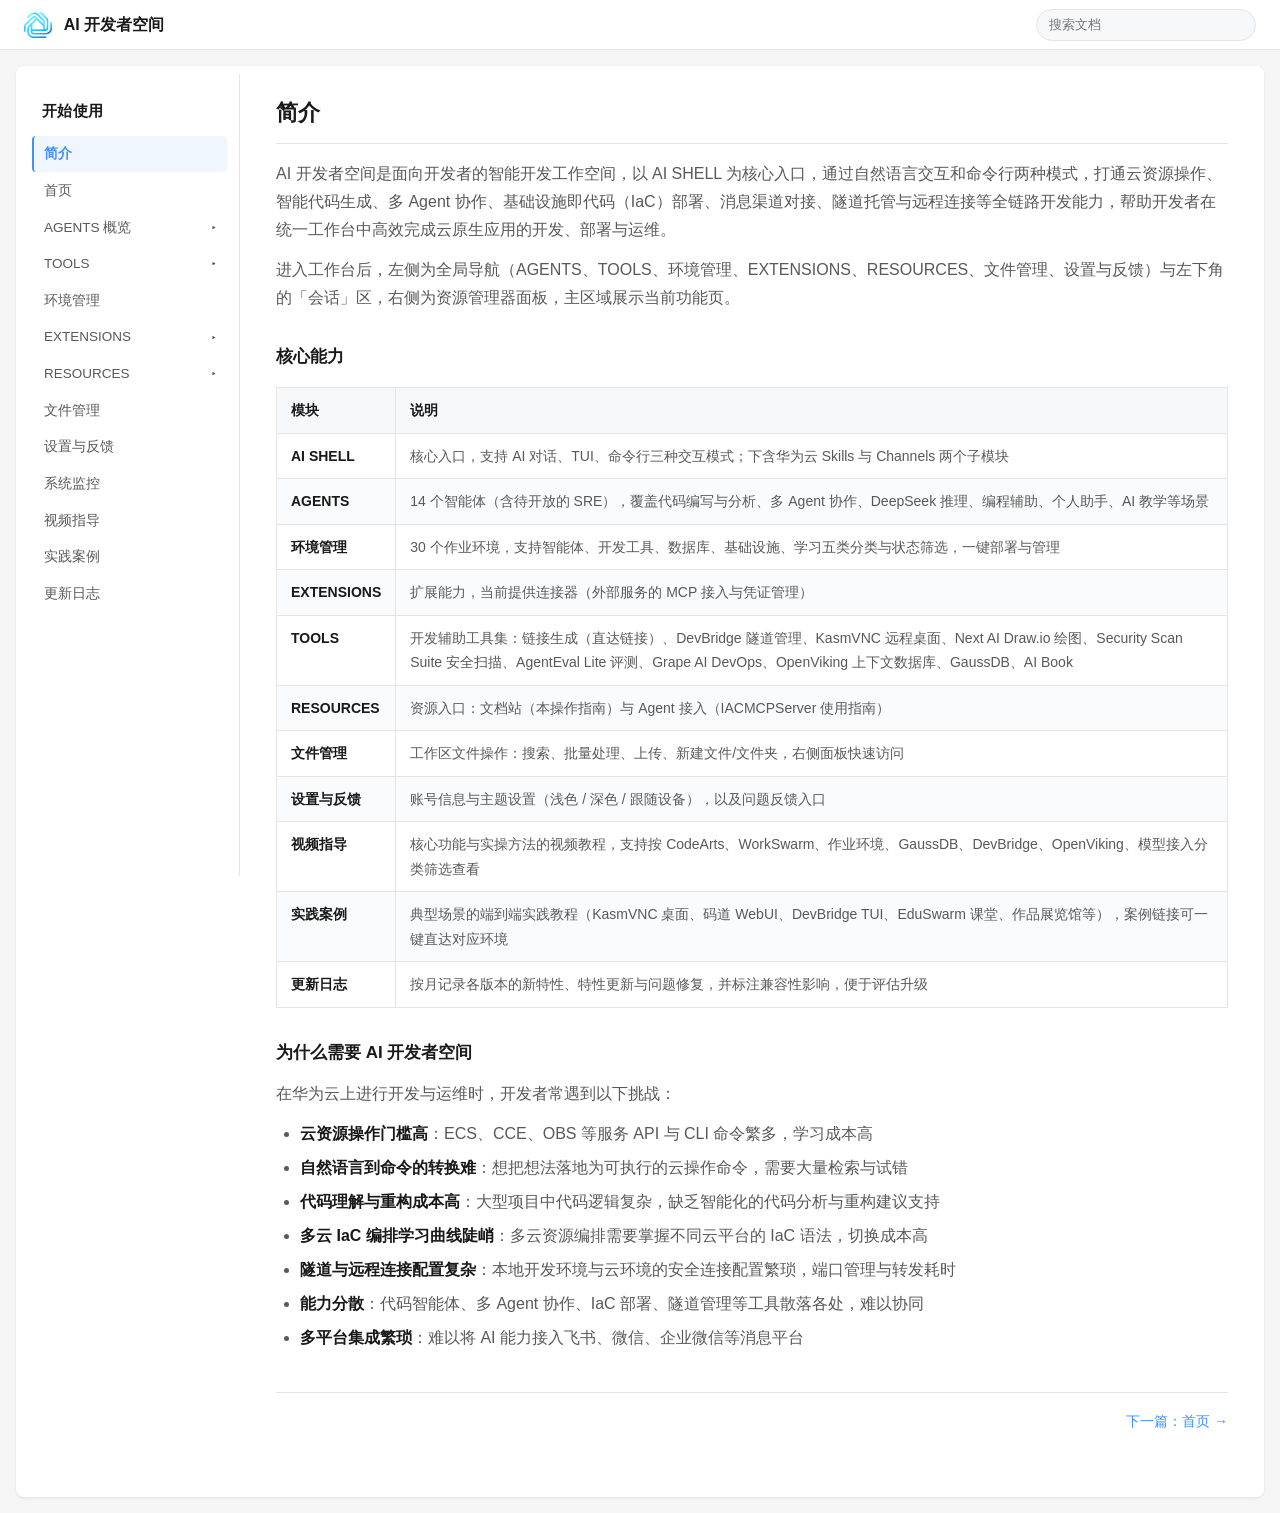
<file: AIDevspace.html>
<!DOCTYPE html>
<html lang="zh-CN">
<head>
<meta charset="UTF-8" />
<meta name="viewport" content="width=device-width, initial-scale=1.0" />
<title>AI 开发者空间用户操作指南</title>
<link rel="icon" type="image/svg+xml" href="images/space.svg" />
<style>
  :root {
    --link: #4191fa;
    --title: #191919;
    --text: #595959;
    --text-2: #6b6b6b;
    --text-3: #999999;
    --border: #e5e5e5;
    --bg: #f5f5f6;
    --card: #ffffff;
    --bg-soft: #f7f8fa;
    --code-bg: #f6f6f6;
    --code-text: #333333;
  }

  * { box-sizing: border-box; }

  html { scroll-behavior: smooth; }

  body {
    margin: 0;
    font-family: -apple-system, BlinkMacSystemFont, "Segoe UI", "PingFang SC",
      "Hiragino Sans GB", "Microsoft YaHei", "Helvetica Neue", Arial, sans-serif;
    color: var(--text);
    background: var(--bg);
    line-height: 1.75;
    -webkit-font-smoothing: antialiased;
  }

  a { color: var(--link); text-decoration: none; }
  a:hover { text-decoration: underline; }

  .topbar {
    position: sticky;
    top: 0;
    z-index: 30;
    display: flex;
    align-items: center;
    gap: 12px;
    height: 50px;
    padding: 0 24px;
    background: #ffffff;
    border-bottom: 1px solid var(--border);
  }
  .topbar .logo {
    height: 26px;
    width: auto;
    display: block;
    flex-shrink: 0;
  }
  .topbar .title { font-weight: 700; font-size: 16px; color: var(--title); }
  .topbar .subtitle { color: var(--text-3); font-size: 13px; }
  .menu-toggle {
    display: none;
    border: none;
    background: transparent;
    cursor: pointer;
    width: 34px;
    height: 34px;
    font-size: 18px;
    color: var(--title);
    border-radius: 4px;
    align-items: center;
    justify-content: center;
    flex-shrink: 0;
  }
  .menu-toggle:hover { background: var(--bg-soft); }
  .overlay {
    display: none;
    position: fixed;
    inset: 0;
    background: rgba(0, 0, 0, 0.4);
    z-index: 20;
  }
  .search-box {
    position: relative;
    margin-left: auto;
    flex-shrink: 1;
    min-width: 0;
  }
  .search-box input {
    width: 220px;
    height: 32px;
    padding: 0 12px;
    border: 1px solid var(--border);
    border-radius: 16px;
    font-size: 13px;
    color: var(--title);
    background: var(--bg-soft);
    outline: none;
    transition: border-color 0.15s, background 0.15s;
  }
  .search-box input:focus { border-color: var(--link); background: #fff; }
  .search-results {
    position: absolute;
    top: 40px;
    right: 0;
    width: 320px;
    max-height: 360px;
    overflow-y: auto;
    background: #fff;
    border: 1px solid var(--border);
    border-radius: 8px;
    box-shadow: 0 8px 24px rgba(0, 0, 0, 0.12);
    display: none;
    z-index: 40;
  }
  .search-results.show { display: block; }
  .search-results .sr-item {
    display: block;
    padding: 10px 14px;
    border-bottom: 1px solid var(--bg-soft);
    cursor: pointer;
  }
  .search-results .sr-item:last-child { border-bottom: none; }
  .search-results .sr-item:hover { background: var(--bg-soft); }
  .search-results .sr-title {
    display: block;
    font-weight: 600;
    color: var(--title);
    font-size: 13.5px;
  }
  .search-results .sr-snippet {
    display: block;
    font-size: 12.5px;
    color: var(--text-3);
    margin-top: 2px;
  }
  .search-empty {
    padding: 16px;
    text-align: center;
    color: var(--text-3);
    font-size: 13px;
  }

  .container {
    display: flex;
    max-width: 1280px;
    margin: 24px auto;
    background: var(--card);
    border-radius: 8px;
    box-shadow: 0 1px 3px rgba(0, 0, 0, 0.08);
  }

  .sidebar {
    position: sticky;
    top: 74px;
    align-self: flex-start;
    width: 264px;
    min-width: 0;
    flex-shrink: 0;
    height: calc(100vh - 98px);
    overflow-y: auto;
    overflow-x: hidden;
    padding: 24px 16px 40px 24px;
    border-right: 1px solid var(--border);
    border-radius: 8px 0 0 8px;
    background: var(--card);
    transition: width 0.2s ease, padding 0.2s ease, opacity 0.2s ease;
    white-space: nowrap;
  }
  .sidebar .toc-title {
    font-size: 15px;
    font-weight: 700;
    letter-spacing: 0.02em;
    color: var(--title);
    margin-bottom: 12px;
    padding: 0 10px;
  }
  .sidebar nav a {
    display: block;
    padding: 6px 10px;
    margin: 1px 0;
    font-size: 13.5px;
    color: var(--text);
    border-radius: 4px;
    border-left: 2px solid transparent;
    transition: all 0.15s;
  }
  .sidebar nav a:hover { background: var(--bg-soft); color: var(--title); text-decoration: none; }
  .sidebar nav a.active {
    color: var(--link);
    background: rgba(65, 145, 250, 0.08);
    border-left-color: var(--link);
    font-weight: 600;
  }
  .sidebar nav a.sub { padding-left: 26px; font-size: 13px; color: var(--text-2); }
  .sidebar nav a.sub2 { padding-left: 42px; font-size: 12.5px; color: var(--text-3); }
  .sidebar nav a.sub3 { padding-left: 58px; font-size: 12.5px; color: var(--text-3); }
  .sidebar nav a.toggle-parent {
    cursor: pointer;
    user-select: none;
    display: flex !important;
    align-items: center;
    justify-content: space-between;
    gap: 8px;
  }
  .sidebar nav a.toggle-parent .label { flex: 1; min-width: 0; }
  .sidebar nav a.toggle-parent .arrow {
    display: inline-block;
    width: 14px;
    font-size: 11px;
    text-align: right;
    flex-shrink: 0;
    margin-left: auto;
    transition: transform 0.15s ease;
  }
  .sidebar nav a.toggle-parent.open .arrow { transform: rotate(90deg); }
  .sidebar nav .submenu.collapsed { display: none; }
  .sidebar nav .group {
    font-size: 11px;
    font-weight: 700;
    letter-spacing: 0.06em;
    text-transform: uppercase;
    color: var(--text-3);
    margin: 18px 10px 4px;
  }

  .content {
    flex: 1;
    min-width: 0;
    max-width: none;
    padding: 36px 56px 72px;
    background: var(--card);
    border-radius: 0 8px 8px 0;
  }
  .content > section { display: none; }
  .content > section.page-active { display: block; }
  .content h1 { font-size: 30px; line-height: 1.3; margin: 0 0 16px; color: var(--title); letter-spacing: -0.01em; }
  .content h2 { font-size: 22px; margin: 0 0 16px; padding-bottom: 10px; border-bottom: 1px solid var(--border); color: var(--title); }
  .content h3 { font-size: 17px; margin: 30px 0 12px; color: var(--title); }
  .content p { margin: 12px 0; color: var(--text); }
  .content .lead { font-size: 16px; color: var(--text); }
  .content strong { color: var(--title); font-weight: 650; }

  .content ul, .content ol { margin: 12px 0; padding-left: 24px; color: var(--text); }
  .content li { margin: 6px 0; }

  .content table { width: 100%; border-collapse: collapse; margin: 16px 0; font-size: 14px; }
  .content th, .content td { border: 1px solid var(--border); padding: 10px 14px; text-align: left; vertical-align: top; }
  .content th { background: var(--bg-soft); font-weight: 650; color: var(--title); }
  .content tr:nth-child(even) td { background: #fafbfc; }

  .content pre {
    background: var(--code-bg);
    border: 1px solid #ececec;
    color: var(--code-text);
    padding: 16px 20px;
    border-radius: 6px;
    overflow-x: auto;
    font-family: "SFMono-Regular", "JetBrains Mono", Consolas, "Liberation Mono", Menlo, monospace;
    font-size: 13px;
    line-height: 1.6;
    margin: 16px 0;
  }
  .content code { font-family: "SFMono-Regular", "JetBrains Mono", Consolas, "Liberation Mono", Menlo, monospace; font-size: 0.9em; }
  .content :not(pre) > code {
    background: var(--bg-soft);
    border: 1px solid var(--border);
    padding: 2px 6px;
    border-radius: 4px;
    color: var(--link);
  }

  .tip {
    border-left: 4px solid var(--link);
    background: rgba(65, 145, 250, 0.06);
    padding: 14px 18px;
    border-radius: 0 6px 6px 0;
    margin: 16px 0;
    font-size: 14px;
    color: var(--text);
  }
  .tip b { color: var(--title); }

  .screenshot {
    display: block;
    max-width: 100%;
    margin: 18px 0 6px;
    border: 1px solid var(--border);
    border-radius: 4px;
    box-shadow: 0 1px 4px rgba(0, 0, 0, 0.04);
  }
  .video-card .video-title {
    font-size: 15px;
    font-weight: 600;
    color: var(--text);
    text-align: left;
    margin: 8px 14px 8px;
  }
  .video-filters {
    display: flex;
    flex-wrap: wrap;
    gap: 8px;
    margin-top: 16px;
  }
  .video-filter {
    padding: 6px 16px;
    border: 1px solid var(--border);
    border-radius: 999px;
    background: #fff;
    color: var(--text);
    font-size: 13px;
    cursor: pointer;
    transition: border-color 0.2s, color 0.2s, background 0.2s;
  }
  .video-filter:hover { border-color: var(--link); color: var(--link); }
  .video-filter.active {
    background: var(--link);
    border-color: var(--link);
    color: #fff;
  }
  .video-grid {
    display: grid;
    grid-template-columns: repeat(3, 1fr);
    gap: 24px;
    margin-top: 12px;
  }
  .video-card {
    border: 1px solid var(--border);
    border-radius: 12px;
    background: #fff;
    padding: 0;
    box-shadow: 0 1px 4px rgba(0, 0, 0, 0.04);
    overflow: hidden;
  }
  .video-thumb {
    position: relative;
    border-radius: 0;
    overflow: hidden;
    cursor: pointer;
    background: #000;
  }
  .video-thumb video,
  .video-thumb img {
    display: block;
    width: 100%;
    aspect-ratio: 16 / 9;
    object-fit: cover;
  }
  .video-thumb.video-loaded img {
    display: none;
  }
  .video-duration {
    position: absolute;
    right: 8px;
    bottom: 8px;
    background: rgba(0, 0, 0, 0.7);
    color: #fff;
    font-size: 12px;
    line-height: 1;
    padding: 3px 6px;
    border-radius: 4px;
    pointer-events: none;
  }
  .video-play {
    position: absolute;
    top: 50%;
    left: 50%;
    transform: translate(-50%, -50%);
    width: 56px;
    height: 56px;
    border: none;
    border-radius: 50%;
    background: rgba(0, 0, 0, 0.55);
    color: #fff;
    cursor: pointer;
    display: flex;
    align-items: center;
    justify-content: center;
    transition: background 0.2s;
  }
  .video-play:hover {
    background: rgba(0, 0, 0, 0.75);
  }
  .video-play svg {
    width: 26px;
    height: 26px;
    fill: #fff;
  }
  .video-pagination,
  .case-pagination {
    display: flex;
    align-items: center;
    justify-content: center;
    gap: 8px;
    margin-top: 24px;
    flex-wrap: wrap;
  }
  .video-pagination button,
  .case-pagination button {
    min-width: 34px;
    height: 34px;
    padding: 0 10px;
    border: 1px solid var(--border);
    border-radius: 6px;
    background: #fff;
    color: var(--text);
    font-size: 14px;
    cursor: pointer;
    transition: border-color 0.2s, color 0.2s, background 0.2s;
  }
  .video-pagination button:hover:not(:disabled):not(.active),
  .case-pagination button:hover:not(:disabled):not(.active) {
    border-color: var(--link);
    color: var(--link);
  }
  .video-pagination button.active,
  .case-pagination button.active {
    background: var(--link);
    border-color: var(--link);
    color: #fff;
    cursor: default;
  }
  .video-pagination button:disabled,
  .case-pagination button:disabled {
    opacity: 0.45;
    cursor: not-allowed;
  }
  .video-modal {
    position: fixed;
    inset: 0;
    z-index: 100;
    display: none;
    align-items: center;
    justify-content: center;
    padding: 24px;
  }
  .video-modal.show { display: flex; }
  .video-modal-backdrop {
    position: absolute;
    inset: 0;
    background: rgba(0, 0, 0, 0.6);
  }
  .video-modal-box {
    position: relative;
    z-index: 1;
    width: min(800px, 100%);
    background: #fff;
    border-radius: 12px;
    box-shadow: 0 24px 60px rgba(0, 0, 0, 0.3);
    overflow: hidden;
  }
  .video-modal-head {
    display: flex;
    align-items: center;
    justify-content: space-between;
    gap: 12px;
    padding: 8px 16px;
    border-bottom: 1px solid var(--border);
  }
  .video-modal-title {
    font-size: 15px;
    font-weight: 600;
    color: var(--title);
  }
  .video-modal-close {
    border: none;
    background: transparent;
    font-size: 24px;
    line-height: 1;
    color: var(--text-3);
    cursor: pointer;
    padding: 4px 8px;
  }
  .video-modal-close:hover { color: var(--title); }
  .video-modal-box video {
    display: block;
    width: 100%;
    aspect-ratio: 16 / 9;
    background: #000;
  }
  /* 移动端竖屏全屏：旋转 90° 强制横屏展示视频 */
  #video-modal-player.force-landscape {
    position: fixed;
    inset: 0;
    margin: auto;
    width: 100vh;
    height: 100vw;
    transform: rotate(90deg);
    object-fit: contain;
    background: #000;
  }
  /* 移动端卡片内直接播放：隐藏播放图标和时长角标（避免遮挡原生控制条） */
  .video-thumb.inline-playing .video-play,
  .video-thumb.inline-playing .video-duration { display: none; }
  .video-thumb video::-webkit-media-controls-panel {
    background-image: none !important;
    background-color: rgba(0, 0, 0, 0.55) !important;
  }
  .figcaption {
    font-size: 13px;
    color: var(--text-3);
    text-align: center;
    margin: 0 0 22px;
  }

  .steps { counter-reset: step; list-style: none; padding-left: 0; }
  .steps li { position: relative; padding-left: 36px; margin: 12px 0; counter-increment: step; }
  .steps li::before {
    content: counter(step);
    position: absolute;
    left: 0;
    top: 2px;
    width: 22px; height: 22px;
    border-radius: 50%;
    background: var(--link);
    color: #fff;
    font-size: 12px;
    font-weight: 700;
    display: flex; align-items: center; justify-content: center;
  }

  .chapter-nav {
    display: flex;
    justify-content: space-between;
    gap: 16px;
    margin-top: 40px;
    padding-top: 16px;
    border-top: 1px solid var(--border);
    font-size: 14px;
  }
  .chapter-nav a { color: var(--link); }
  .chapter-nav .prev { text-align: left; }
  .chapter-nav .next { text-align: right; margin-left: auto; }

  @media (min-width: 1001px) and (max-width: 1280px) {
    .container { margin: 16px; }
    .sidebar { width: 224px; padding-left: 16px; padding-right: 12px; }
    .content { padding: 28px 36px 64px; }
  }

  @media (max-width: 1000px) {
    .menu-toggle { display: flex; }
    .overlay.show { display: block; }
    .topbar { padding: 0 16px; gap: 8px; }
    .topbar .title { font-size: 15px; }

    .container { margin: 12px; border-radius: 8px; }

    .sidebar {
      display: block;
      position: fixed;
      top: 0;
      left: 0;
      bottom: 0;
      width: 280px;
      height: 100vh;
      border-radius: 0;
      border-right: 1px solid var(--border);
      padding: 20px 16px 40px 20px;
      transform: translateX(-100%);
      transition: transform 0.25s ease;
      z-index: 25;
      white-space: normal;
    }
    .sidebar.open { transform: translateX(0); }

    .content { padding: 24px 18px 60px; border-radius: 8px; }
    .cl-rail { display: none; }
    .content h1 { font-size: 24px; }
    .content h2 { font-size: 20px; }
    .content h3 { font-size: 16px; }
    .chapter-nav { gap: 8px; font-size: 12px; flex-wrap: nowrap; }
    .chapter-nav .prev, .chapter-nav .next { flex: 1; min-width: 0; text-align: left; margin-left: 0; }
    .chapter-nav .next { text-align: right; }

    .search-box { flex: 1; max-width: 160px; }
    .search-box input { width: 100%; }
    .video-grid { grid-template-columns: repeat(2, 1fr); gap: 18px; }
    .search-results {
      position: fixed;
      top: 56px;
      left: 12px;
      right: 12px;
      width: auto;
      max-height: 50vh;
    }
  }

  @media (max-width: 560px) {
    .topbar { height: 48px; padding: 0 12px; }
    .topbar .logo { height: 22px; }
    .topbar .title { font-size: 14px; }
    .search-box { max-width: 120px; }
    .container { margin: 8px; }
    .content { padding: 20px 14px 48px; }
    .content h1 { font-size: 22px; }
    .content h2 { font-size: 18px; }
    .video-grid { grid-template-columns: 1fr; gap: 14px; }
    .video-card .video-title { font-size: 14px; }
  }

  /* 更新日志：左侧内容流 + 右侧版本导航 */
  .cl-layout { display: flex; align-items: flex-start; gap: 48px; }
  .changelog { flex: 1; min-width: 0; }
  .cl-month { scroll-margin-top: 84px; }
  .cl-month + .cl-month { margin-top: 40px; }
  .cl-month-h {
    font-size: 17px;
    font-weight: 700;
    color: var(--title);
    padding-bottom: 10px;
    border-bottom: 1px solid var(--border);
    margin-bottom: 4px;
  }
  .cl-month-date { font-size: 15px; font-weight: 650; color: var(--title); margin: 6px 0 0; }
  .cl-cat { margin-top: 16px; }
  .cl-cat-h { font-size: 15px; font-weight: 700; color: var(--title); margin-bottom: 2px; }
  .cl-list { list-style: none; margin: 0; padding: 0; }
  .cl-list li { position: relative; padding: 0 0 0 16px; }
  .cl-list li::before {
    content: '•';
    position: absolute;
    left: 2px;
    color: var(--title);
  }
  .cl-tag {
    display: inline-block;
    font-size: 12px;
    line-height: 18px;
    padding: 0 6px;
    margin-right: 6px;
    border-radius: 4px;
    background: #eaf3ff;
    color: #2e7cf5;
    font-weight: 500;
  }
  .cl-t { display: inline; font-size: 14px; font-weight: 650; color: var(--title); }
  .cl-t::after { content: ' — '; font-weight: 400; }
  .cl-d { display: inline; font-size: 14px; color: var(--text); }
  .cl-rail {
    position: sticky;
    top: 84px;
    width: 128px;
    flex-shrink: 0;
    border-left: 1px solid var(--border);
    padding-left: 20px;
    display: flex;
    flex-direction: column;
    align-items: flex-end;
    gap: 12px;
    max-height: calc(100vh - 110px);
    overflow-y: auto;
  }
  .cl-rail a {
    font-size: 13px;
    color: var(--text-3);
    text-decoration: none;
    white-space: nowrap;
    transition: color 0.15s ease;
  }
  .cl-rail a:hover { color: var(--link); }
  .cl-rail a.active { color: var(--link); font-weight: 650; }

  /* 实践案例 */
  .case-list {
    display: grid;
    grid-template-columns: repeat(3, minmax(0, 1fr));
    gap: 14px;
    margin-top: 16px;
  }
  .case-card {
    display: flex;
    flex-direction: column;
    gap: 10px;
    border: 1px solid var(--border);
    border-radius: 10px;
    background: #fff;
    padding: 16px 18px;
    box-shadow: 0 1px 4px rgba(0, 0, 0, 0.04);
    transition: border-color 0.2s;
  }
  .case-card:hover { border-color: var(--link); }
  .case-card .case-title { margin: 0; line-height: 1.45; min-height: 2.9em; }
  .case-card .case-desc {
    margin: 0;
    display: -webkit-box;
    -webkit-line-clamp: 2;
    -webkit-box-orient: vertical;
    overflow: hidden;
    font-size: 15px;
    line-height: 1.6;
    min-height: 3.2em;
  }
  .case-desc-wrap { position: relative; cursor: help; }
  .case-desc-wrap::after {
    content: attr(data-tip);
    position: absolute;
    left: 0;
    top: calc(100% + 6px);
    z-index: 30;
    width: max-content;
    max-width: 340px;
    padding: 9px 11px;
    border-radius: 6px;
    background: rgba(23, 26, 31, 0.95);
    color: #fff;
    font-size: 12.5px;
    line-height: 1.6;
    white-space: normal;
    opacity: 0;
    visibility: hidden;
    transform: translateY(-3px);
    transition: opacity 0.15s ease, transform 0.15s ease;
    pointer-events: none;
    box-shadow: 0 6px 18px rgba(0, 0, 0, 0.18);
  }
  .case-desc-wrap:hover::after { opacity: 1; visibility: visible; transform: translateY(0); }
  .case-actions {
    margin-top: 0;
    display: flex;
    justify-content: flex-end;
  }
  @media (max-width: 1180px) {
    .case-list { grid-template-columns: repeat(2, minmax(0, 1fr)); }
  }
  @media (max-width: 760px) {
    .case-list { grid-template-columns: minmax(0, 1fr); }
  }
  .case-more {
    display: inline-block;
    font-size: 14px;
    font-weight: 600;
    color: var(--link);
    text-decoration: none;
    cursor: pointer;
  }
  .case-more:hover { text-decoration: underline; }

</style>
</head>
<body>

<header class="topbar">
  <button class="menu-toggle" id="menu-toggle" aria-label="打开菜单">☰</button>
  <img class="logo" src="images/space.svg" alt="AI 开发者空间" />
  <span class="title">AI 开发者空间</span>
  <div class="search-box">
    <input type="text" id="search-input" placeholder="搜索文档" autocomplete="off" />
    <div class="search-results" id="search-results"></div>
  </div>
</header>

<div class="overlay" id="overlay"></div>

<div class="container">
  <aside class="sidebar">
    <div class="toc-title">开始使用</div>
    <nav id="toc">
      <a href="#intro">简介</a>
      <a href="#home">首页</a>
      <a href="#agents" class="toggle-parent" id="agents-toggle"><span class="label">AGENTS 概览</span><span class="arrow">▸</span></a>
      <div class="submenu collapsed" id="agents-submenu">
        <a href="#ai-shell" class="sub2 toggle-parent" id="aishell-toggle"><span class="label">AI SHELL</span><span class="arrow">▸</span></a>
        <div class="submenu collapsed" id="aishell-submenu">
          <a href="#skills" class="sub3">华为云 Skills</a>
          <a href="#channels" class="sub3">Channels</a>
        </div>
        <a href="#agent-harmony" class="sub2">鸿蒙实践中心</a>
        <a href="#agent-codearts" class="sub2">CodeArts</a>
        <a href="#agent-WorkSwarm" class="sub2">WorkSwarm</a>
        <a href="#agent-deepseek-harness" class="sub2">DeepSeek Harness</a>
        <a href="#agent-hermes" class="sub2">Hermes Agent</a>
        <a href="#agent-opencode" class="sub2">OpenCode</a>
        <a href="#agent-openclaw" class="sub2">OpenClaw</a>
        <a href="#agent-kimicode" class="sub2">KimiCode</a>
        <a href="#agent-prime" class="sub2">Prime Agent</a>
        <a href="#agent-eduswarm" class="sub2">EduSwarm</a>
        <a href="#agent-minimax" class="sub2">MiniMax Code</a>
        <a href="#agent-icode" class="sub2">iCode</a>
      </div>

      <a href="#tools" class="toggle-parent" id="tools-toggle"><span class="label">TOOLS</span><span class="arrow">▸</span></a>
      <div class="submenu collapsed" id="tools-submenu">
        <a href="#tool-link" class="sub2">链接生成（BETA）</a>
        <a href="#tool-devbridge" class="sub2">DevBridge</a>
        <a href="#tool-kasmvnc" class="sub2">KasmVNC Desktop</a>
        <a href="#tool-drawio" class="sub2">Next AI Draw.io</a>
        <a href="#tool-secaudit" class="sub2">Security Scan Suite</a>
        <a href="#tool-agenteval" class="sub2">AgentEval Lite</a>
        <a href="#tool-grape" class="sub2">Grape</a>
        <a href="#tool-openviking" class="sub2">OpenViking</a>
        <a href="#tool-gaussdb" class="sub2">GaussDB</a>
        <a href="#tool-aibook" class="sub2">AI Book</a>
      </div>
      <a href="#workenv">环境管理</a>
      <!-- AGENT WORK 相关内容暂时隐藏；如需恢复，取消本段注释，并移除对应 section 的 style="display:none"
      <a href="#agent-work" class="toggle-parent" id="agentwork-toggle"><span class="label">AGENT WORK</span><span class="arrow">▸</span></a>
      <div class="submenu collapsed" id="agentwork-submenu">
        <a href="#agent-work-agents" class="sub2">Agent 管理</a>
        <a href="#agent-work-projects" class="sub2">项目</a>
        <a href="#agent-work-tasks" class="sub2">任务</a>
        <a href="#agent-work-squads" class="sub2">小队</a>
        <a href="#agent-work-automation" class="sub2">自动化</a>
      </div>
      -->
      <a href="#extensions" class="toggle-parent" id="extensions-toggle"><span class="label">EXTENSIONS</span><span class="arrow">▸</span></a>
      <div class="submenu collapsed" id="extensions-submenu">
        <a href="#connectors" class="sub2">连接器</a>
      </div>
      <a href="#resources" class="toggle-parent" id="resources-toggle"><span class="label">RESOURCES</span><span class="arrow">▸</span></a>
      <div class="submenu collapsed" id="resources-submenu">
        <a href="#resources-docs" class="sub2">文档站</a>
        <a href="#resources-agent" class="sub2">Agent 接入</a>
      </div>
      <a href="#files">文件管理</a>
      <a href="#settings">设置与反馈</a>
      <a href="#system-monitor">系统监控</a>
      <a href="#video-tutorials">视频指导</a>
      <a href="#practice-cases">实践案例</a>
      <a href="#changelog">更新日志</a>
    </nav>
  </aside>

  <main class="content">

    <section id="intro">
      <h2>简介</h2>
      <p class="lead">AI 开发者空间是面向开发者的智能开发工作空间，以 AI SHELL 为核心入口，通过自然语言交互和命令行两种模式，打通云资源操作、智能代码生成、多 Agent 协作、基础设施即代码（IaC）部署、消息渠道对接、隧道托管与远程连接等全链路开发能力，帮助开发者在统一工作台中高效完成云原生应用的开发、部署与运维。</p>
      <p>进入工作台后，左侧为全局导航（AGENTS、TOOLS、环境管理、EXTENSIONS、RESOURCES、文件管理、设置与反馈）与左下角的「会话」区，右侧为资源管理器面板，主区域展示当前功能页。</p>

      <h3>核心能力</h3>
      <table>
        <thead>
          <tr><th>模块</th><th>说明</th></tr>
        </thead>
        <tbody>
          <tr><td><strong>AI SHELL</strong></td><td>核心入口，支持 AI 对话、TUI、命令行三种交互模式；下含华为云 Skills 与 Channels 两个子模块</td></tr>
          <tr><td><strong>AGENTS</strong></td><td>14 个智能体（含待开放的 SRE），覆盖代码编写与分析、多 Agent 协作、DeepSeek 推理、编程辅助、个人助手、AI 教学等场景</td></tr>
          <tr><td><strong>环境管理</strong></td><td>30 个作业环境，支持智能体、开发工具、数据库、基础设施、学习五类分类与状态筛选，一键部署与管理</td></tr>
          <!-- AGENT WORK 暂时隐藏
          <tr><td><strong>AGENT WORK</strong></td><td>智能体工作平台（Beta），包含 Agent 管理、项目、任务、小队、自动化 5 个子模块，覆盖从 Agent 定义、任务承载、多智能体协作到周期自动化的完整工作流</td></tr>
          -->
          <tr><td><strong>EXTENSIONS</strong></td><td>扩展能力，当前提供连接器（外部服务的 MCP 接入与凭证管理）</td></tr>
          <tr><td><strong>TOOLS</strong></td><td>开发辅助工具集：链接生成（直达链接）、DevBridge 隧道管理、KasmVNC 远程桌面、Next AI Draw.io 绘图、Security Scan Suite 安全扫描、AgentEval Lite 评测、Grape AI DevOps、OpenViking 上下文数据库、GaussDB、AI Book</td></tr>
          <tr><td><strong>RESOURCES</strong></td><td>资源入口：文档站（本操作指南）与 Agent 接入（IACMCPServer 使用指南）</td></tr>
          <tr><td><strong>文件管理</strong></td><td>工作区文件操作：搜索、批量处理、上传、新建文件/文件夹，右侧面板快速访问</td></tr>
          <tr><td><strong>设置与反馈</strong></td><td>账号信息与主题设置（浅色 / 深色 / 跟随设备），以及问题反馈入口</td></tr>
          <tr><td><strong>视频指导</strong></td><td>核心功能与实操方法的视频教程，支持按 CodeArts、WorkSwarm、作业环境、GaussDB、DevBridge、OpenViking、模型接入分类筛选查看</td></tr>
          <tr><td><strong>实践案例</strong></td><td>典型场景的端到端实践教程（KasmVNC 桌面、码道 WebUI、DevBridge TUI、EduSwarm 课堂、作品展览馆等），案例链接可一键直达对应环境</td></tr>
          <tr><td><strong>更新日志</strong></td><td>按月记录各版本的新特性、特性更新与问题修复，并标注兼容性影响，便于评估升级</td></tr>
        </tbody>
      </table>

      <h3>为什么需要 AI 开发者空间</h3>
      <p>在华为云上进行开发与运维时，开发者常遇到以下挑战：</p>
      <ul>
        <li><strong>云资源操作门槛高</strong>：ECS、CCE、OBS 等服务 API 与 CLI 命令繁多，学习成本高</li>
        <li><strong>自然语言到命令的转换难</strong>：想把想法落地为可执行的云操作命令，需要大量检索与试错</li>
        <li><strong>代码理解与重构成本高</strong>：大型项目中代码逻辑复杂，缺乏智能化的代码分析与重构建议支持</li>
        <li><strong>多云 IaC 编排学习曲线陡峭</strong>：多云资源编排需要掌握不同云平台的 IaC 语法，切换成本高</li>
        <li><strong>隧道与远程连接配置复杂</strong>：本地开发环境与云环境的安全连接配置繁琐，端口管理与转发耗时</li>
        <li><strong>能力分散</strong>：代码智能体、多 Agent 协作、IaC 部署、隧道管理等工具散落各处，难以协同</li>
        <li><strong>多平台集成繁琐</strong>：难以将 AI 能力接入飞书、微信、企业微信等消息平台</li>
      </ul>
    </section>

    <section id="home">
      <h2>首页</h2>
      <p>通过华为云账号登录 <strong>AI 开发者空间-体验中心</strong> 后默认进入首页；在其他页面时，点击顶部标签栏的 <strong>首页</strong> 即可返回。首页聚合新手引导、每日资讯与实践入口，主区域从上到下依次为快速开始、每日AI知识精选、实践中心、开发者动态四个板块。</p>
      <p><strong>首次使用建议按以下顺序上手：</strong></p>
      <ol class="steps">
        <li>在 <strong>快速开始</strong> 中挑选「什么是 AI 开发者空间」等视频，先了解产品能力与界面布局</li>
        <li>在 <strong>实践中心</strong> 选择与自己场景一致的中心（AI 云原生 / 鸿蒙 / AI Agent / IaC），跟随实践指引完成一次端到端体验</li>
        <li>进入 <strong>环境管理</strong> 确认所需环境已部署且状态为「运行中」，未部署的点击「部署」</li>
        <li>从左侧 <strong>AGENTS</strong> 或 <strong>TOOLS</strong> 进入具体智能体 / 工具开始使用</li>
      </ol>
      <div class="tip"><b>说明：</b>顶部工具栏展示「剩余核时」，点击旁侧 ? 可查看统计口径；右上角「资源管理器」按钮用于展开 / 收起文件面板，设置入口为顶部工具栏的齿轮图标。</div>
      
      <img class="screenshot" src="images/home.jpg?v=20261127" alt="AI 开发者空间首页" />
      <div class="figcaption">AI 开发者空间首页：快速开始、每日AI知识精选与实践中心</div>
      <table>
        <thead>
          <tr><th>板块</th><th>说明</th></tr>
        </thead>
        <tbody>
          <tr><td><strong>快速开始</strong></td><td>产品与核心功能的视频教程列表（什么是 AI 开发者空间、码道 CodeArts、WorkSwarm 等），点击卡片即可在线播放</td></tr>
          <tr><td><strong>每日AI知识精选</strong></td><td>每日更新的大模型与 AI 领域精选资讯，涵盖前沿模型发布、技术进展与实践案例</td></tr>
          <tr><td><strong>实践中心</strong></td><td>AI 云原生、鸿蒙、AI Agent、IaC 四大开发实践中心，按场景提供端到端的开发实践资源，点击对应中心进入实践页</td></tr>
          <tr><td><strong>开发者动态</strong></td><td>华为云开发者活动、任务福利与平台最新动态</td></tr>
        </tbody>
      </table>
    </section>

    <section id="ai-shell">
      <h2>AI SHELL</h2>
      <p><strong>AI SHELL</strong> 是产品的核心入口，秉持“智驱华为云，对话即部署”的产品理念，大模型驱动，支持自然语言对话、智能排错与云端在线终端，提供三种交互模式：</p>
      <table>
        <thead>
          <tr><th>模式</th><th>用途</th><th>说明</th></tr>
        </thead>
        <tbody>
          <tr><td><strong>AI 对话</strong></td><td>自然语言交互</td><td>用自然语言描述需求，AI 生成命令并执行（默认模式）</td></tr>
          <tr><td><strong>TUI</strong></td><td>终端交互</td><td>终端界面（Terminal UI），面向习惯终端操作的开发者</td></tr>
          <tr><td><strong>命令行</strong></td><td>命令式操作</td><td>面向熟悉 CLI 的开发者，直接输入命令</td></tr>
        </tbody>
      </table>

      <p><strong>操作步骤：</strong></p>
      <ol class="steps">
        <li>在左侧 <strong>AGENTS</strong> 分组下点击 <strong>AI Shell</strong>，进入 AI 对话界面</li>
        <li>点击 <strong>「新建」</strong>创建会话，可指定工作目录（CWD），缺省为 <code>/root/workspace</code></li>
        <li>在输入框用自然语言描述需求（例如"查询所有运行中的 ECS 实例"），按 Enter 发送（Shift+Enter 换行）</li>
        <li>输入 <code>/mode</code> 可随时切换「AI 对话」「TUI」「命令行」模式</li>
      </ol>

      <img class="screenshot" src="images/ai-shell.png?v=20261127" alt="AI SHELL 主界面" />
      <div class="figcaption">AI SHELL 主界面：居中欢迎页、快捷建议与需求输入框</div>

      <p><strong>输入增强：</strong></p>
      <ul>
        <li>输入 <code>/</code> 触发快捷指令：<code>/clear</code>、<code>/compact</code>、<code>/cwd</code>、<code>/help</code>、<code>/mode</code>、<code>/model</code>、<code>/new</code>、<code>/rename</code>、<code>/sessions</code>、<code>/settings</code></li>
        <li>输入 <code>$</code> 快速引用技能</li>
        <li>右侧资源管理器中可将文件「添加到对话」作为上下文</li>
      </ul>

      <p>点击输入框左下方的 <code>mode: Semi-Auto</code> 按钮，可打开会话配置：</p>
      <table>
        <thead>
          <tr><th>配置项</th><th>说明</th><th>可选值</th></tr>
        </thead>
        <tbody>
          <tr><td><strong>Session Mode</strong></td><td>控制 AI 的自主性与安全边界</td><td>Auto / Semi-Auto（默认）/ Manual / Plan</td></tr>
          <tr><td><strong>Reasoning Level</strong></td><td>控制模型产生的推理量</td><td>Low / Medium（默认）/ High</td></tr>
          <tr><td><strong>Model</strong></td><td>选择使用的 LLM 模型</td><td>hwdevspace/deepseek-v4.1-flash-1017（默认）/ hwdevspace/deepseek-v4-pro-0813 / hwdevspace/glm-5.1 / hwdevspace/glm-5.2</td></tr>
        </tbody>
      </table>

      <img class="screenshot" src="images/ai-shell-config.png?v=20261127" alt="AI SHELL 会话配置" />
      <div class="figcaption">会话配置面板：Session Mode / Reasoning Level / Model</div>
    </section>

    <section id="agents">
      <h2>AGENTS 概览</h2>
      <p>
        <strong>AGENTS</strong> 分组位于左侧导航顶部，根据已部署的环境状态动态展示智能体入口，未部署或待开放的环境不会出现在导航中。
        当前共 <strong>14 个</strong>智能体，其中 <strong>SRE</strong> 待开放，覆盖代码生成、多 Agent 协作、个人助手、模型推理、AI 教学等场景：
      </p>
      <p><strong>进入与使用：</strong></p>
      <ol class="steps">
        <li>展开左侧 <strong>AGENTS</strong> 分组，点击智能体名称进入其默认入口（TUI 或 WebUI）</li>
        <li>表中标注 <strong>TUI / WebUI</strong> 的智能体，点击名称进入终端界面；在名称右侧点击 <strong>WebUI</strong> 按钮进入网页界面</li>
        <li>在终端或网页界面中按页面提示输入任务；切换到其他菜单即离开当前智能体，可随时从左侧再次进入</li>
      </ol>
      <div class="tip"><b>看不到某个智能体？</b>左侧导航只展示已部署的环境。请到 <strong>环境管理</strong> 部署并启动对应环境，状态变为「运行中」后即可在 AGENTS 中出现。</div>
      <div class="tip"><b>TUI 空白或跳回首页？</b>通常是环境仍在启动或终端端口未就绪。等待 1–2 分钟后重新点击；仍无法进入时，在环境管理中停止后重新启动环境再试。</div>
      <table>
        <thead>
          <tr><th>智能体</th><th>入口形态</th><th>说明</th></tr>
        </thead>
        <tbody>
          <tr><td><strong>AI Shell</strong></td><td>TUI</td><td>智驱华为云，对话即部署</td></tr>
          <tr><td><strong>鸿蒙实践中心</strong></td><td>WebUI</td><td>鸿蒙 / ArkTS 云端编译打包与模拟器调测（在环境管理中归类为开发工具）</td></tr>
          <tr><td><strong>CodeArts</strong></td><td>TUI / WebUI</td><td>华为云码道代码智能体 CLI，覆盖代码编写、分析、优化</td></tr>
          <tr><td><strong>WorkSwarm</strong></td><td>TUI / WebUI</td><td>多 Agent 协作框架，自动分解任务并分配</td></tr>
          <tr><td><strong>DeepSeek Harness</strong></td><td>TUI / WebUI</td><td>DeepSeek 官方多代理智能体开发平台</td></tr>
          <tr><td><strong>Hermes Agent</strong></td><td>TUI / WebUI</td><td>自我改进型 AI Agent，内置学习循环与长期记忆</td></tr>
          <tr><td><strong>OpenCode</strong></td><td>TUI / WebUI</td><td>开源 AI 编程代理，可连接 Claude、GPT、Gemini 等模型</td></tr>
          <tr><td><strong>OpenClaw</strong></td><td>TUI / WebUI</td><td>开源可编程 AI 个人助手平台，支持自动化任务与工具调用</td></tr>
          <tr><td><strong>KimiCode</strong></td><td>TUI</td><td>智能编程服务，支持代码阅读、文件编辑、命令执行、网页搜索</td></tr>
          <tr><td><strong>Prime Agent</strong></td><td>TUI</td><td>开源通用 AI 编码智能体，内置 IPython 内核，支持 ACP 接入</td></tr>
          <tr><td><strong>EduSwarm</strong></td><td>WebUI</td><td>AI 教师团队协作平台，覆盖备课、上课、作业、批改、学情</td></tr>
          <tr><td><strong>MiniMax Code</strong></td><td>TUI</td><td>MiniMax Code CLI，可接入 Shell 与 CI</td></tr>
          <tr><td><strong>iCode</strong></td><td>TUI</td><td>纯本地 AI 开发平台，主打轻量 TUI 体验</td></tr>
          <tr><td><strong>SRE</strong></td><td>—</td><td>云服务运维智能体，支持环境运维、故障排查、扩缩容规划、费用查询（待开放）</td></tr>
        </tbody>
      </table>
    </section>

    <section id="agent-harmony">
      <h2>鸿蒙实践中心</h2>
      <p><strong>鸿蒙实践中心</strong> 基于 GLM 模型鸿蒙增训、深度适配 ArkTS 语言，提供云端编译打包与云端 + 本地模拟器调测能力，通过 <strong>WebUI</strong> 使用（在环境管理中归类为开发工具）。工作台左侧分为<strong>项目管理</strong>（CodeArts Web、CodeArts CLI、Skills 管理）与<strong>设备管理</strong>（鸿蒙云模拟器、本地真机&模拟器），并内置最佳实践。</p>
      <p><strong>操作步骤：</strong></p>
      <ol class="steps">
        <li>点击左侧 <strong>AGENTS</strong> 分组下的 <strong>鸿蒙实践中心</strong>，打开 WebUI 工作台</li>
        <li>点击 <strong>新建项目</strong> 创建鸿蒙工程，或通过 <strong>连接 GitCode</strong> 导入已有仓库</li>
        <li>在项目中使用 CodeArts Web / CLI 编写代码，调用云端编译打包能力构建 HAP</li>
        <li>在<strong>设备管理</strong>中选择鸿蒙云模拟器或本地真机完成安装与调测</li>
      </ol>
      <img class="screenshot" src="images/agent-harmony-webui.jpg?v=20261127" alt="鸿蒙实践中心 WebUI" />
      <div class="figcaption">鸿蒙实践中心 WebUI：项目管理、设备管理与最佳实践入口</div>
    </section>

    <section id="agent-codearts">
      <h2>CodeArts</h2>
      <p><strong>CodeArts</strong> 是华为云码道代码智能体 CLI，支持代码编写、分析与优化。支持 <strong>TUI（终端模式）</strong> 和 <strong>WebUI（网页模式）</strong> 两种使用方式。</p>
      <p><strong>操作步骤：</strong></p>
      <ol class="steps">
        <li>点击左侧菜单 <strong>CodeArts</strong>，进入该智能体</li>
        <li>选择使用模式：<strong>TUI</strong>（点击名称直接进入终端界面）或 <strong>WebUI</strong>（点击右侧 WebUI 按钮进入网页界面）</li>
        <li>在 TUI 终端或 WebUI 网页中输入代码编写、分析或优化需求</li>
        <li>CodeArts 生成代码建议或分析报告，确认后执行查看结果</li>
      </ol>
      <h3>TUI 模式（终端界面）</h3>
      <img class="screenshot" src="images/agent-codearts-tui.jpg?v=20261127" alt="CodeArts TUI 模式" />
      <div class="figcaption">CodeArts TUI：终端模式，直接在命令行中交互</div>
      <h3>WebUI 模式（网页界面）</h3>
      <img class="screenshot" src="images/agent-codearts-webui.jpg?v=20261127" alt="CodeArts WebUI 模式" />
      <div class="figcaption">CodeArts WebUI：网页模式，可视化操作界面</div>
    </section>

    <section id="agent-WorkSwarm">
      <h2>WorkSwarm</h2>
      <p><strong>WorkSwarm</strong> 是多 Agent 协作框架，可自动将复杂任务分解并分配给不同 Agent 协作完成。支持 <strong>TUI（终端模式）</strong> 和 <strong>WebUI（网页模式）</strong> 两种使用方式。</p>
      <p><strong>操作步骤：</strong></p>
      <ol class="steps">
        <li>点击左侧菜单 <strong>WorkSwarm</strong>，进入该智能体</li>
        <li>选择使用模式：<strong>TUI</strong>（点击名称直接进入终端界面）或 <strong>WebUI</strong>（点击右侧 WebUI 按钮进入网页界面）</li>
        <li>输入一个复杂任务</li>
        <li>WorkSwarm 自动分解任务并分配给不同 Agent 协作处理</li>
        <li>查看各 Agent 的协作结果</li>
      </ol>
      <h3>TUI 模式（终端界面）</h3>
      <img class="screenshot" src="images/agent-workswarm-tui.jpg?v=20261127" alt="WorkSwarm TUI 模式" />
      <div class="figcaption">WorkSwarm TUI：终端模式</div>
      <h3>WebUI 模式（网页界面）</h3>
      <img class="screenshot" src="images/agent-workswarm-webui.jpg?v=20261127" alt="WorkSwarm WebUI 模式" />
      <div class="figcaption">WorkSwarm WebUI：网页模式，多 Agent 可视化协作</div>
    </section>

    <section id="agent-deepseek-harness">
      <h2>DeepSeek Harness</h2>
      <p><strong>DeepSeek Harness</strong> 是基于 DeepSeek 大模型的 AI 推理智能体，支持高效模型推理、代码生成与自然语言理解，可无缝集成到开发工作流中。支持 <strong>TUI（终端模式）</strong> 和 <strong>WebUI（网页模式）</strong> 两种使用方式。</p>
      <p><strong>操作步骤：</strong></p>
      <ol class="steps">
        <li>点击左侧菜单 <strong>DeepSeek Harness</strong>，进入该智能体</li>
        <li>选择使用模式：<strong>TUI</strong>（点击名称直接进入终端界面）或 <strong>WebUI</strong>（点击右侧 WebUI 按钮进入网页界面）</li>
        <li>输入推理、代码生成或分析需求</li>
        <li>DeepSeek Harness 调用模型进行推理并返回结果</li>
        <li>查看推理结果，根据需要调整提示词并重新执行</li>
      </ol>
      <h3>TUI 模式（终端界面）</h3>
      <img class="screenshot" src="images/agent-deepseek-harness-tui.jpg?v=20261127" alt="DeepSeek Harness TUI 模式" />
      <div class="figcaption">DeepSeek Harness TUI：终端模式</div>
      <h3>WebUI 模式（网页界面）</h3>
      <img class="screenshot" src="images/agent-deepseek-harness-webui.jpg?v=20261127" alt="DeepSeek Harness WebUI 模式" />
      <div class="figcaption">DeepSeek Harness WebUI：网页模式，支持会话编排与技能管理</div>
    </section>

    <section id="agent-hermes">
      <h2>Hermes Agent</h2>
      <p><strong>Hermes Agent</strong> 是自我改进型 AI Agent，内置学习循环与长期记忆，可持续优化自身行为。支持 <strong>TUI（终端模式）</strong> 和 <strong>WebUI（网页模式）</strong> 两种使用方式，WebUI 提供 Chat、Sessions、Files、Models、Logs、Cron、Skills、Plugins、MCP、Channels、Webhooks、Config 等管理模块。</p>
      <p><strong>操作步骤：</strong></p>
      <ol class="steps">
        <li>点击左侧菜单 <strong>Hermes Agent</strong>，进入终端界面；或点击右侧 <strong>WebUI</strong> 按钮进入网页控制台</li>
        <li>输入需要处理或改进的任务</li>
        <li>Hermes Agent 通过学习循环与长期记忆进行自我改进</li>
        <li>查看改进后的结果，可在 WebUI 的 Sessions / Skills 中回顾会话与沉淀的技能</li>
      </ol>
      <h3>TUI 模式（终端界面）</h3>
      <img class="screenshot" src="images/agent-hermes.png?v=20261127" alt="Hermes Agent TUI 模式" />
      <div class="figcaption">Hermes Agent TUI：终端模式，v0.20.6 启动界面</div>
      <h3>WebUI 模式（网页界面）</h3>
      <img class="screenshot" src="images/agent-hermes-webui.jpg?v=20261127" alt="Hermes Agent WebUI 模式" />
      <div class="figcaption">Hermes Agent WebUI：会话列表与 Chat / Skills / Channels / MCP 等模块管理</div>
    </section>

    <section id="agent-opencode">
      <h2>OpenCode</h2>
      <p><strong>OpenCode</strong> 是开源 AI 编程代理，可连接任意模型完成编程任务。</p>
      <p><strong>操作步骤：</strong></p>
      <ol class="steps">
        <li>点击左侧菜单 <strong>OpenCode</strong>，进入该智能体</li>
        <li>连接目标模型</li>
        <li>描述编程任务</li>
        <li>查看生成的代码并确认执行</li>
      </ol>
      <img class="screenshot" src="images/agent-opencode.jpg?v=20261127" alt="OpenCode 网页界面" />
      <div class="figcaption">OpenCode：开源 AI 编程代理（WebUI 网页界面）</div>
    </section>

    <section id="agent-openclaw">
      <h2>OpenClaw</h2>
      <p><strong>OpenClaw</strong> 是开源可编程 AI 个人助手平台，支持多渠道消息接入与自动化任务处理，可处理各类个人任务。支持 <strong>TUI（终端模式）</strong> 和 <strong>WebUI（网页模式）</strong> 两种使用方式。</p>
      <p><strong>操作步骤：</strong></p>
      <ol class="steps">
        <li>点击左侧菜单 <strong>OpenClaw</strong>，进入该智能体</li>
        <li>选择使用模式：<strong>TUI</strong>（点击名称直接进入终端界面）或 <strong>WebUI</strong>（点击右侧 WebUI 按钮进入网页界面）</li>
        <li>配置个人助手参数与渠道接入</li>
        <li>输入任务，OpenClaw 自动执行并返回结果</li>
        <li>查看执行结果，可根据需要调整配置并重新执行</li>
      </ol>
      <h3>TUI 模式（终端界面）</h3>
      <img class="screenshot" src="images/agent-openclaw-tui.jpg?v=20261127" alt="OpenClaw TUI 模式" />
      <div class="figcaption">OpenClaw TUI：终端模式，命令行交互</div>
      <h3>WebUI 模式（网页界面）</h3>
      <img class="screenshot" src="images/agent-openclaw-webui.jpg?v=20261127" alt="OpenClaw WebUI 模式" />
      <div class="figcaption">OpenClaw WebUI：网页模式，可视化管理个人助手与渠道配置</div>
    </section>

    <section id="agent-kimicode">
      <h2>KimiCode</h2>
      <p><strong>KimiCode</strong> 是智能编程服务，支持代码阅读、编辑与命令执行。</p>
      <p><strong>操作步骤：</strong></p>
      <ol class="steps">
        <li>点击左侧菜单 <strong>KimiCode</strong>，进入该智能体</li>
        <li>描述代码阅读、编辑或命令执行需求</li>
        <li>KimiCode 执行并返回结果</li>
        <li>查看执行结果</li>
      </ol>
      <img class="screenshot" src="images/agent-kimicode.png?v=20261127" alt="KimiCode 智能体" />
      <div class="figcaption">KimiCode：智能编程服务</div>
    </section>

    <section id="agent-prime">
      <h2>Prime Agent</h2>
      <p><strong>Prime Agent</strong> 是开源通用 AI 编码智能体，内置 IPython 内核与 TUI / ACP 双界面，可在终端中交互式完成编码任务，支持用 <code>@</code> 引用文件作为上下文。</p>
      <p><strong>操作步骤：</strong></p>
      <ol class="steps">
        <li>点击左侧 <strong>AGENTS</strong> 分组下的 <strong>Prime Agent</strong>，进入 TUI 终端界面</li>
        <li>在终端中描述编码任务（如「Fix bug in @&lt;filepath&gt;」），Prime Agent 调用内置 IPython 内核执行</li>
        <li>根据输出继续对话，迭代完成代码编写与调试</li>
      </ol>
      <img class="screenshot" src="images/agent-prime-tui.jpg?v=20261127" alt="Prime Agent TUI 模式" />
      <div class="figcaption">Prime Agent TUI：启动界面展示版本、模型、工作目录与示例提示词</div>
    </section>

    <section id="agent-eduswarm">
      <h2>EduSwarm</h2>
      <p><strong>EduSwarm</strong> 是 AI 教师团队协作平台（AI 智慧课堂工作台），提供备课、上课、作业、批改、学情全流程 AI 辅助。内置今日课堂、课堂管理、班级管理、课件中心、作业中心、批改报告、教学总览、Agent 配置与统计、Edu SkillHub、Studio、学生端等功能模块，支持任务编排与定时任务。</p>
      <p><strong>操作步骤：</strong></p>
      <ol class="steps">
        <li>点击左侧菜单 <strong>EduSwarm</strong>，进入 AI 智慧课堂工作台</li>
        <li>首次进入可跟随操作指引分步熟悉核心流程，或点击「跳过引导」直接开始</li>
        <li>通过左侧功能栏进入今日课堂、课件中心、作业中心等模块，也可在输入框用自然语言直接下达教学任务</li>
        <li>通过输入框下方可配置单 Agent 模式、访问权限与技能，选择模型后发送，EduSwarm 协同 AI 教师团队完成任务并输出结果</li>
      </ol>
      <img class="screenshot" src="images/agent-eduswarm.png?v=20261127" alt="EduSwarm AI 智慧课堂工作台" />
      <div class="figcaption">EduSwarm：AI 智慧课堂工作台</div>
    </section>

    <section id="agent-minimax">
      <h2>MiniMax Code</h2>
      <p><strong>MiniMax Code</strong> 是 MiniMax 提供的代码智能体 CLI（MCode），支持交互式 TUI，也可通过 <code>mcode exec</code> 接入 Shell 脚本与 CI 流程。</p>
      <p><strong>操作步骤：</strong></p>
      <ol class="steps">
        <li>点击左侧 <strong>AGENTS</strong> 分组下的 <strong>MiniMax Code</strong>，进入 TUI 终端界面</li>
        <li>首次使用如需账号，按提示输入 <code>/login</code> 完成登录</li>
        <li>在终端中描述编码任务，MiniMax Code 生成并执行代码</li>
        <li>在 CI 或自动化脚本场景中，通过 <code>mcode exec</code> 调用</li>
      </ol>
      <img class="screenshot" src="images/agent-minimax-tui.jpg?v=20261127" alt="MiniMax Code TUI 模式" />
      <div class="figcaption">MiniMax Code TUI：启动页展示登录态、Auto 模式与当前模型</div>
    </section>

    <section id="agent-icode">
      <h2>iCode</h2>
      <p><strong>iCode</strong> 是纯本地的 AI 开发平台，主打轻量 TUI 体验，数据与工作流完全由用户掌控。内置 Chat / Agent / Tools 等模式与常用工具集，适合在终端内完成代码生成、文件编辑与命令执行。</p>
      <p><strong>操作步骤：</strong></p>
      <ol class="steps">
        <li>点击左侧 <strong>AGENTS</strong> 分组下的 <strong>iCode</strong>，进入 TUI 终端界面</li>
        <li>在终端中完成代码生成、文件编辑与命令执行</li>
        <li>通过底部功能键（F1 Sessions、F2 Agents、F3 Models、F4 Files 等）切换会话、智能体、模型与文件视图</li>
      </ol>
      <img class="screenshot" src="images/agent-icode-tui.jpg?v=20261127" alt="iCode TUI 模式" />
      <div class="figcaption">iCode TUI：Chat 模式、Code Agent 与底部快捷功能键</div>
    </section>

    <section id="tools">
      <h2>TOOLS</h2>
      <p><strong>TOOLS</strong> 汇总平台提供的开发辅助工具，覆盖环境直达链接、隧道管理、远程桌面、AI 绘图、安全扫描、Agent 评测、AI DevOps、上下文数据库、数据库学习与在线阅读等场景。工具统一以作业环境形式在「环境管理」中部署，启动后通过对应环境的 <strong>TUI</strong> / <strong>WebUI</strong> / <strong>Dashboard</strong> 入口使用。</p>
      <p><strong>使用方式：</strong></p>
      <ol class="steps">
        <li>先在 <strong>环境管理</strong> 中确认目标工具环境已部署且状态为「运行中」；未部署的点击「部署」</li>
        <li>展开左侧 <strong>TOOLS</strong> 分组选择工具，或直接在环境管理卡片上点击 <strong>TUI / WebUI / Dashboard</strong> 入口</li>
        <li>链接生成为平台能力，打开后选择目标环境与入口即可生成；AI Book 打开即进入课程看板，无需额外部署</li>
      </ol>
      <div class="tip"><b>说明：</b>TOOLS 菜单本身不会启动环境，入口能否打开取决于对应环境是否运行；入口无响应时先回到环境管理检查环境状态。</div>
      <table>
        <thead>
          <tr><th>工具</th><th>入口形态</th><th>用途</th></tr>
        </thead>
        <tbody>
          <tr><td><strong>链接生成（BETA）</strong></td><td>平台能力</td><td>为作业环境生成可分享的直达链接，打开即进入对应环境</td></tr>
          <tr><td><strong>DevBridge</strong></td><td>TUI / WebUI</td><td>隧道管理，支持本地服务托管与远程端口连接</td></tr>
          <tr><td><strong>KasmVNC Desktop</strong></td><td>WebUI</td><td>浏览器内的 Linux 远程桌面（Ubuntu）</td></tr>
          <tr><td><strong>Next AI Draw.io</strong></td><td>WebUI</td><td>自然语言生成 Draw.io 图表，并提供 MCP 绘图能力</td></tr>
          <tr><td><strong>Security Scan Suite</strong></td><td>TUI</td><td>CVE、密钥泄露、SBOM、IaC 误配置、端口暴露与主机基线扫描</td></tr>
          <tr><td><strong>AgentEval Lite</strong></td><td>WebUI</td><td>Agent 数据集评测、运行对比与 Skill 生成优化</td></tr>
          <tr><td><strong>Grape</strong></td><td>WebUI</td><td>AI Native DevOps，将 Git 项目转为 AI 自主开发工作流</td></tr>
          <tr><td><strong>OpenViking</strong></td><td>TUI / WebUI</td><td>AI 智能体的开源上下文数据库，辅助代码理解与重构</td></tr>
          <tr><td><strong>GaussDB</strong></td><td>TUI</td><td>GaussDB 混合云开发者版，兼容 Oracle，供学习与适配验证</td></tr>
          <tr><td><strong>AI Book</strong></td><td>Dashboard</td><td>AI Agent、AI Infra、生成式 AI 三门课在线阅读</td></tr>
        </tbody>
      </table>
    </section>

    <section id="tool-openviking">
      <h2>OpenViking</h2>
      <p><strong>OpenViking</strong> 是智能开发辅助工具，帮助开发者理解代码、提供重构建议与自动化开发支持。支持 <strong>TUI（终端模式）</strong> 和 <strong>WebUI（网页模式）</strong> 两种使用方式。</p>
      <p><strong>操作步骤：</strong></p>
      <ol class="steps">
        <li>在左侧 <strong>环境管理</strong> 中找到 <strong>OpenViking</strong> 环境并确保已部署，点击卡片上的 <strong>TUI</strong> 或 <strong>WebUI</strong> 入口进入</li>
        <li>选择使用模式：<strong>TUI</strong>（点击名称直接进入终端界面）或 <strong>WebUI</strong>（点击右侧 WebUI 按钮进入网页界面）</li>
        <li>选择目标代码文件或项目目录</li>
        <li>OpenViking 分析代码并生成理解报告或重构建议</li>
        <li>确认建议后执行相应操作</li>
      </ol>
      <h3>TUI 模式（终端界面）</h3>
      <img class="screenshot" src="images/tool-openviking-tui.jpg" alt="OpenViking TUI 模式" />
      <div class="figcaption">OpenViking TUI：终端模式，选择语言初始界面</div>
      <img class="screenshot" src="images/tool-openviking-tui-lang.jpg?v=20261127" alt="OpenViking TUI 选择中文后" />
      <div class="figcaption">OpenViking TUI：切换中文后的终端界面（视图 / 会话 / 技能 / 编译 / 活动）</div>
      <h3>WebUI 模式（网页界面）</h3>
      <img class="screenshot" src="images/tool-openviking-webui.jpg?v=20261127" alt="OpenViking WebUI 模式" />
      <div class="figcaption">OpenViking WebUI：网页模式，代码智能助手</div>
    </section>

    <section id="tool-devbridge">
      <h2>DevBridge</h2>
      <p><strong>DevBridge</strong> 是隧道管理工具，提供开发者隧道能力，支持托管（Host）将本地端口服务暴露到公网隧道，以及连接（Connect）将远端隧道端口转发到本地。支持 <strong>TUI（终端模式）</strong> 和 <strong>WebUI（网页模式）</strong> 两种使用方式。在<strong>环境管理</strong>中部署 DevBridge 环境后，通过该环境卡片上的 TUI / WebUI 入口使用。</p>
      <p><strong>操作步骤：</strong></p>
      <ol class="steps">
        <li>在 <strong>环境管理</strong> 中部署 <strong>DevBridge</strong> 环境</li>
        <li>部署完成后，在环境卡片上点击 <strong>TUI</strong> 或 <strong>WebUI</strong> 入口进入 DevBridge</li>
        <li>选择使用模式：<strong>TUI</strong>（点击名称直接进入终端界面）或 <strong>WebUI</strong>（点击右侧 WebUI 按钮进入管理控制台）</li>
        <li>TUI 模式下可通过命令行管理隧道；WebUI 模式下可在控制台创建隧道、管理端口映射与托管/连接进程</li>
      </ol>
      <h3>TUI 模式（终端界面）</h3>
      <p>进入 TUI 后终端提示符为 <code>root@devbridge:~/devbridge</code>，所有操作通过 <code>devbridge</code> 命令完成，适合需要精细控制参数或脚本化执行的场景。</p>
      <img class="screenshot" src="images/tool-devbridge-tui.jpg?v=20261127" alt="DevBridge TUI 模式" />
      <div class="figcaption">DevBridge TUI：执行 <code>devbridge --help</code> 查看命令总览，提示符为 <code>root@devbridge:~/devbridge</code></div>
      <p>常用命令：</p>
      <table>
        <tr><th>命令</th><th>用途</th></tr>
        <tr><td><code>devbridge create &lt;name&gt; -d &lt;描述&gt; -e &lt;小时&gt;</code></td><td>创建隧道并返回隧道 ID</td></tr>
        <tr><td><code>devbridge list</code> / <code>devbridge show &lt;tunnelId&gt;</code></td><td>列出全部隧道 / 查看单个隧道详情</td></tr>
        <tr><td><code>devbridge update &lt;tunnelId&gt; -n &lt;名称&gt; -d &lt;描述&gt; -e &lt;小时&gt;</code></td><td>修改隧道名称、描述与有效期</td></tr>
        <tr><td><code>devbridge port create &lt;tunnelId&gt; -p &lt;端口&gt; --protocol auto</code></td><td>为隧道添加端口（<code>-a</code> 允许匿名访问）</td></tr>
        <tr><td><code>devbridge port list &lt;tunnelId&gt;</code> / <code>port show &lt;tunnelId&gt; -p &lt;端口&gt;</code></td><td>列出 / 查看隧道端口</td></tr>
        <tr><td><code>devbridge port update &lt;tunnelId&gt; -p &lt;端口&gt; -a</code> / <code>port delete</code></td><td>修改端口访问策略（<code>-a</code> 允许匿名）/ 删除端口</td></tr>
        <tr><td><code>devbridge host &lt;tunnelId&gt;</code></td><td>托管隧道中已配置的端口，输出公网地址</td></tr>
        <tr><td><code>devbridge connect &lt;tunnelId&gt;</code></td><td>连接远端隧道，映射到本机 localhost 端口</td></tr>
        <tr><td><code>devbridge set &lt;tunnelId&gt;</code> / <code>devbridge unset</code></td><td>设置 / 取消本机默认隧道，后续 host、connect 可省略 ID</td></tr>
        <tr><td><code>devbridge token &lt;tunnelId&gt; -s host|connect</code></td><td>签发托管端或连接端的访问令牌</td></tr>
        <tr><td><code>devbridge delete &lt;tunnelId&gt;</code> / <code>devbridge delete-all</code></td><td>删除单个隧道 / 删除全部隧道</td></tr>
        <tr><td><code>devbridge echo</code> / <code>devbridge ping</code> / <code>devbridge version</code></td><td>启动诊断回显服务 / 测试连通性 / 查看 CLI 版本</td></tr>
      </table>
      <div class="tip"><b>说明：</b>端口或访问策略修改后，正在运行的托管进程不会自动感知，需先停止再重新执行 <code>devbridge host</code> 才会生效。</div>

      <h3>WebUI 模式（网页界面）</h3>
      <p>WebUI 是 DevBridge 的可视化控制台，隧道、托管进程与连接进程在同一个页面管理，适合日常分享服务、查看运行状态。</p>
      <ol class="steps">
        <li>在环境卡片上点击 <strong>WebUI</strong> 打开控制台，右上角显示登录状态（如 <em>Logged in (Huawei Cloud IAM)</em>），可切换主题</li>
        <li>顶部说明条提供 <strong>查看配置与用量</strong>、<strong>查看架构示意</strong>、<strong>查看帮助文档</strong> 三个入口，首次使用建议先看架构示意</li>
        <li>在 <strong>隧道列表</strong> 点击 <strong>+ 创建隧道</strong>，填写名称、描述与有效期，创建后即出现在列表中；顶部搜索框可按隧道名称或 ID 过滤</li>
        <li>列表展示隧道 ID（支持一键复制）、名称、描述、有效期、端口数、托管开关、连接开关与操作列；<strong>托管</strong> 开关用于在本机托管该隧道端口，<strong>连接</strong> 开关用于在本机映射远端隧道</li>
        <li>打开托管开关后，<strong>托管列表</strong> 出现运行进程：显示状态、启动时间、已运行时长、端口与公网地址（形如 <code>https://&lt;tunnelId&gt;-&lt;端口&gt;.&lt;集群域名&gt;</code>），可直接复制地址分享</li>
        <li>打开连接开关后，<strong>连接列表</strong> 出现本机的连接进程，通过 <code>localhost:&lt;端口&gt;</code> 访问远端服务；关闭开关即停止进程</li>
        <li>操作列提供 <strong>详情</strong>（查看/修改隧道与端口配置）、<strong>复制</strong>（复制隧道访问信息）与 <strong>删除</strong> 三个操作</li>
      </ol>
      <img class="screenshot" src="images/tool-devbridge-webui.jpg?v=20261127" alt="DevBridge WebUI 模式" />
      <div class="figcaption">DevBridge WebUI：隧道列表、托管列表与连接列表三块区域，托管进程会显示公网地址与运行时长</div>
      <p>控制台区域说明：</p>
      <table>
        <tr><th>区域</th><th>说明</th></tr>
        <tr><td>隧道列表</td><td>创建、搜索、查看隧道；托管 / 连接开关控制本机进程；操作列支持详情、复制与删除</td></tr>
        <tr><td>托管列表</td><td>展示运行中的 Host 进程，包含端口、公网地址、启动时间、已运行时长与匿名 / 鉴权访问策略，可复制地址或停止进程</td></tr>
        <tr><td>连接列表</td><td>展示运行中的 Connect 进程；为空时提示「暂无运行中的连接进程」，在隧道列表打开连接开关后出现</td></tr>
      </table>
      <div class="tip"><b>说明：</b>TUI 与 WebUI 共用同一账户下的隧道与配额：TUI 创建的隧道会同步出现在 WebUI 列表，WebUI 打开的托管 / 连接进程与命令行进程等价。修改端口或访问策略后需重启托管进程才能生效。</div>
    </section>

    <section id="tool-link">
      <h2>链接生成（BETA）</h2>
      <p><strong>链接生成</strong> 用于把 AI 开发者空间中的指定位置（AI Shell 会话、某个作业环境、自定义启动流程）转换为一条可分享的推广链接（URL to ENV）。接收方打开链接即可直达对应入口，无需再逐级查找；链接支持渠道追踪与二维码下载，适合在文档、工单与教学场景中分发环境。</p>
      <p>页面提供两种生成方式，可随时切换：</p>
      <ul>
        <li><strong>表单生成</strong>：选择场景后按表单填写参数；表单区提供「表单 / JSON」切换，需要精确配置或批量复用时可改用 JSON 编辑。</li>
        <li><strong>AI 生成</strong>：用一句话描述要生成的链接，交给 AI Shell 完成配置。</li>
      </ul>
      <img class="screenshot" src="images/tool-link-scene.jpg?v=20261127" alt="链接生成：选择生成模式与场景" />
      <div class="figcaption">进入「链接生成」后先切换「表单生成 / AI 生成」，再在「选择场景」中选一种场景</div>
      <div class="tip"><b>说明：</b>页面顶部显示「历史链接」数量（如「历史链接 1」），用于查看已生成的链接。三种场景共用 <strong>基础地址</strong> 与 <strong>渠道（运维）</strong> 两个通用字段：前者通常已按场景预填，一般无需修改；后者用于标记推广来源（如 CSDN、GitCode、华为云官网等），可留空。</div>

      <h3>场景一：AI Shell 预置提示词</h3>
      <p>适合把一段任务提示词做成分享链接。对方打开链接会直接进入 AI Shell，提示词已预置在输入框中且<strong>默认不自动发送</strong>，确认后自行执行，常用于分发实践任务、排查步骤或教学示例。</p>
      <table>
        <thead><tr><th>字段</th><th>说明</th></tr></thead>
        <tbody>
          <tr><td>基础地址</td><td>默认已带 <code>?target=/aishell</code>，一般无需修改</td></tr>
          <tr><td>渠道（运维）</td><td>可选，用于标记链接的分发渠道</td></tr>
          <tr><td>AI Shell 提示词（prompt）</td><td>要预置的提示词，上限 800 字</td></tr>
        </tbody>
      </table>
      <img class="screenshot" src="images/tool-link-aishell.jpg?v=20261127" alt="链接生成：AI Shell 预置提示词表单" />
      <div class="figcaption">AI Shell 预置提示词：填写提示词后点击「生成链接」</div>

      <h3>场景二：作业环境</h3>
      <p>适合把已部署的作业环境（如「鸿蒙实践中心 · WebUI」）连同指定入口打包成直达链接，接收方打开即可进入该环境的命令行（TUI）或网页界面（WebUI）。</p>
      <table>
        <thead><tr><th>字段</th><th>说明</th></tr></thead>
        <tbody>
          <tr><td>作业环境*</td><td>下拉选择目标环境，选中后可切换需要直达的入口（TUI / WebUI）</td></tr>
          <tr><td>环境名（name）</td><td>链接在会话与历史记录中的显示名称，上限 30 字，默认按「打开 + 环境 + 入口」自动生成</td></tr>
        </tbody>
      </table>
      <img class="screenshot" src="images/tool-link-result.jpg?v=20261127" alt="链接生成：作业环境生成结果与操作按钮" />
      <div class="figcaption">选择作业环境并点击「生成链接」后，结果区给出推广链接与「立即体验 / 复制链接 / 二维码」三个操作</div>
      <p>生成后可分别用 <strong>立即体验</strong> 自测、<strong>复制链接</strong> 分发、<strong>二维码</strong> 下载后线下扫码；生成记录会出现在顶部「历史链接」中。</p>

      <h3>场景三：自定义</h3>
      <p>适合没有现成环境、需要「先执行几条命令再启动服务」的场景：把准备命令与启动命令一起写进链接，接收方打开后按顺序执行，并直接进入服务页面。</p>
      <table>
        <thead><tr><th>字段</th><th>说明</th></tr></thead>
        <tbody>
          <tr><td>环境名（name）</td><td>存在执行命令时必填，上限 30 字</td></tr>
          <tr><td>执行步骤（steps）</td><td>按顺序串行的命令列表，点「新增命令」添加；每条可设置 说明（label）、命令（command）、工作目录（cwd）、超时（timeout）、跳过条件（skipIf）、失败也继续（ignoreFailure）</td></tr>
          <tr><td>启动与端口（launch）</td><td>点「新增启动项」添加；需填 端口（port，建议 26000–26999）、启动命令（command）、工作目录（cwd），也可「+ 添加 AI Shell 预置」</td></tr>
        </tbody>
      </table>
      <img class="screenshot" src="images/tool-link-custom.jpg?v=20261127" alt="链接生成：自定义场景的指令与启动项配置" />
      <div class="figcaption">自定义场景：配置串行命令与启动项，存在命令时环境名为必填项</div>
      <div class="tip"><b>说明：</b>命令按顺序串行执行，某步失败默认中断，确认无影响后可开启「失败也继续」；「跳过条件（skipIf）」用于条件已满足时跳过该步，避免重复安装。</div>

      <h3>AI 生成</h3>
      <p>切到「AI 生成」页签后，用一句话描述目标即可，例如「生成一条打开鸿蒙实践中心 WebUI 的直达链接」。输入框内 <strong>Enter</strong> 发送、<strong>Shift + Enter</strong> 换行，输入为空时回车会使用当前的默认提示词；生成过程与结果在 AI Shell 对话中展示，可继续追问调整。</p>
      <img class="screenshot" src="images/tool-link-aigen.jpg?v=20261127" alt="链接生成：AI 生成页签" />
      <div class="figcaption">AI 生成：用自然语言描述要生成的链接，由 AI Shell 完成配置</div>

      <div class="tip"><b>说明：</b>链接的可用性依赖环境运行状态，环境未运行时链接无法直接打开，需先到「环境管理」启动环境。</div>
    </section>

    <section id="tool-kasmvnc">
      <h2>KasmVNC Desktop</h2>
      <p><strong>KasmVNC Desktop</strong> 基于开源 VNC 服务器 KasmVNC，提供浏览器内的 Linux 远程桌面。环境部署后在浏览器标签页即可获得一台 Ubuntu 桌面，可直接打开终端、文件管理器，并通过 <code>get-apps.sh</code> 一键安装常用应用（如 feishu、vscode、chrome、QQ、wechat 等）。</p>
      <p><strong>操作步骤：</strong></p>
      <ol class="steps">
        <li>在「环境管理」中部署 <strong>KasmVNC Desktop</strong> 环境并启动</li>
        <li>点击环境卡片或左侧 <strong>TOOLS</strong> 下 <strong>KasmVNC Desktop</strong> 的 <strong>WebUI</strong> 按钮，进入远程桌面</li>
        <li>在桌面内使用终端、文件管理器，或执行 <code>get-apps.sh</code> 安装所需应用</li>
        <li>个人文件保存在 <code>/root</code> 目录，环境重启或升级不会丢失</li>
      </ol>
      <img class="screenshot" src="images/tool-kasmvnc-webui.jpg?v=20261127" alt="KasmVNC Desktop 远程桌面" />
      <div class="figcaption">KasmVNC Desktop：浏览器内的 Ubuntu 远程桌面</div>
    </section>

    <section id="tool-drawio">
      <h2>Next AI Draw.io</h2>
      <p><strong>Next AI Draw.io</strong> 基于自然语言描述自动生成 Draw.io 图表，支持流程图、ER 图、类图、时序图等多种类型，也可基于截图或 PDF 转换为可编辑图表。同时通过集成 MCP 服务，AI Shell 与其他 Agent 可以发现并调用其绘图能力。</p>
      <p><strong>操作步骤：</strong></p>
      <ol class="steps">
        <li>在「环境管理」中启动 <strong>Next AI Draw.io</strong>，点击 <strong>WebUI</strong> 进入绘图界面</li>
        <li>输入图表描述（如「画一个订单支付的时序图」），或上传截图 / PDF</li>
        <li>在画布中调整生成的图表，并导出为 <code>.drawio</code> 或图片格式</li>
        <li>在 AI Shell 对话中，也可让 Agent 通过 MCP 调用该工具生成图表</li>
      </ol>
      <img class="screenshot" src="images/tool-drawio-webui.jpg?v=20261127" alt="Next AI Draw.io 绘图界面" />
      <div class="figcaption">Next AI Draw.io：自然语言驱动的 Draw.io 绘图界面</div>
    </section>

    <section id="tool-secaudit">
      <h2>Security Scan Suite</h2>
      <p><strong>Security Scan Suite</strong> 通过 MCP 协议暴露安全扫描能力，覆盖制品 CVE 漏洞、密钥泄露、SBOM、IaC 误配置、端口暴露与 Lynis 主机基线，供 AI Agent 调用，也可在 TUI 内直接执行扫描脚本完成检查。</p>
      <p><strong>操作步骤：</strong></p>
      <ol class="steps">
        <li>在「环境管理」中启动 <strong>Security Scan Suite</strong>，点击进入 TUI</li>
        <li>执行 <code>scan-t.sh -h</code> 查看可用扫描阶段与参数</li>
        <li>按需执行制品、密钥、SBOM、IaC、端口或主机基线扫描</li>
        <li>汇总报告输出到 <code>~/.secaudit/reports/</code> 目录</li>
      </ol>
      <img class="screenshot" src="images/tool-secaudit-tui.jpg?v=20261127" alt="Security Scan Suite TUI" />
      <div class="figcaption">Security Scan Suite TUI：扫描脚本用法与可用的 MCP 扫描工具</div>
    </section>

    <section id="tool-agenteval">
      <h2>AgentEval Lite</h2>
      <p><strong>AgentEval Lite</strong> 是 Agent 测评平台：连接外部 Agent，准备测试场景（评测数据集），并可生成与管理 Skill，通过运行对比评估不同组合的实际表现，输出评分、回答与改进建议。包含 Agent 配置、评测数据集、运行对比、Skill 训练优化四个模块。</p>
      <p><strong>操作步骤：</strong></p>
      <ol class="steps">
        <li>在「环境管理」中启动 <strong>AgentEval Lite</strong>，点击 <strong>WebUI</strong> 进入平台</li>
        <li>在 <strong>Agent 配置</strong> 中运行本地 Agent 命令（如 Python）或连接已有 Agent</li>
        <li>在 <strong>评测数据集</strong> 中准备测试场景，选择对比组合发起运行</li>
        <li>在 <strong>运行对比</strong> 中查看评分、回答与改进建议，必要时在 <strong>Skill 训练优化</strong> 中迭代</li>
      </ol>
      <img class="screenshot" src="images/tool-agenteval-webui.jpg?v=20261127" alt="AgentEval Lite WebUI" />
      <div class="figcaption">AgentEval Lite：Agent 配置、评测数据集、运行对比与 Skill 训练优化</div>
    </section>

    <section id="tool-grape">
      <h2>Grape</h2>
      <p><strong>Grape</strong> 是一个多 Agent 协作的 DevOps 平台，通过 <strong>VOD / Issue / Coding / QA / SRE</strong> 五类 Agent 覆盖从需求分析到部署运维的全生命周期。平台对接 GitCode 代码托管，通过 Webhook 自动触发流水线，由 AI Agent 自主完成任务并提交 PR。</p>
      <p><strong>操作步骤：</strong></p>
      <ol class="steps">
        <li>在「环境管理」中启动 <strong>Grape</strong>，点击 <strong>WebUI</strong> 进入平台</li>
        <li>使用 GitCode 账号登录（OAuth 自动授权），也可选择 Gitee / GitHub / 华为云账号或注册新账号</li>
        <li>在欢迎页绑定代码托管平台（GitCode / Gitee / GitHub），建议同时设置 Grape 密码与绑定邮箱</li>
        <li>进入工作台，在左侧选择已授权的仓库，即可开始使用</li>
      </ol>
      <img class="screenshot" src="images/tool-grape-webui.jpg?v=20261127" alt="Grape 登录页" />
      <div class="figcaption">Grape：AI Native DevOps 平台登录入口</div>
      <img class="screenshot" src="images/tool-grape-onboarding.jpg?v=20261127" alt="Grape 欢迎页：绑定代码托管平台" />
      <div class="figcaption">登录后进入欢迎页，绑定 GitCode / Gitee / GitHub 任一平台后自动进入工作台</div>
      <div class="tip"><b>说明：</b>未绑定代码托管平台时无法进入工作台，直接访问工作台地址会自动跳回绑定引导页。绑定关系可在「用户设置」中随时调整；为账号安全，建议设置 Grape 独立密码并绑定邮箱。</div>
      <h3>工作台导航</h3>
      <p>绑定仓库后，左侧导航按功能域组织，常用入口如下：</p>
      <table>
        <thead>
          <tr><th>分组</th><th>入口</th><th>用途</th></tr>
        </thead>
        <tbody>
          <tr><td>工作区</td><td>需求中心</td><td>查看与管理需求 / Issue，跟踪拆解与流转</td></tr>
          <tr><td>工作区</td><td>项目场景</td><td>为项目配置适用的业务场景</td></tr>
          <tr><td>工作区</td><td>流水线</td><td>按 Issue 查看多 Agent 全链路执行进度</td></tr>
          <tr><td>工作区</td><td>自动化</td><td>配置 Webhook 等自动触发规则</td></tr>
          <tr><td>DevOps Agents</td><td>VOD / Issue / Coding / QA / SRE Agent</td><td>分别负责需求分析、任务拆解、编码提 PR、代码审查、部署运维</td></tr>
          <tr><td>场景中心</td><td>场景·技能 / 插件市场</td><td>管理技能（Skill）与扩展插件，增强 Agent 能力</td></tr>
          <tr><td>知识库</td><td>项目知识库</td><td>沉淀项目上下文，供 Agent 检索使用</td></tr>
          <tr><td>可观测性</td><td>运行驾驶舱</td><td>查看 Worker 负载、探活延迟等系统监控指标</td></tr>
          <tr><td>设置</td><td>仓库设置</td><td>配置当前仓库的流水线与 Agent 行为</td></tr>
          <tr><td>用户设置</td><td>Chat Agent / IM 渠道 / 设备中心</td><td>管理对话入口、IM 通知渠道与已登录设备</td></tr>
        </tbody>
      </table>
      <h3>从需求到合并的闭环</h3>
      <ol class="steps">
        <li>在 GitCode 仓库中创建 Issue，Webhook 自动触发流水线</li>
        <li>VOD Agent 分析需求，Issue Agent 细化任务，Coding Agent 编写代码并提交 PR，QA Agent 自动审查，SRE Agent 负责部署运维</li>
        <li>在「流水线」页按 Issue 查看全链路进度，在任务中心查看排队 / 运行中 / 已完成 / 失败状态</li>
        <li>点击任务可查看每一步的思考过程与工具调用日志；在 GitCode 合并 PR 后，Grape 感知合并并自动更新 Issue</li>
      </ol>
      <p>也可在 <strong>VOD Agent</strong> 页面直接输入需求手动触发，由 VOD 按需路由到下游 Agent。</p>
      <div class="tip"><b>说明：</b>平台内置帮助中心提供 Agent 详解、CLI（<code>grape</code>）命令、执行环境变量、流水线机制、技能管理、运行时与引擎、系统监控、项目知识库等完整章节，遇到细节问题可优先查阅。<a href="https://19999-3d471f5fef50473396d78ac0898ed6f0.workspace.developer.huaweicloud.com/#repos" target="_blank" rel="noopener">打开 Grape 帮助中心 ↗</a></div>
      <img class="screenshot" src="images/tool-grape-help.jpg?v=20261127" alt="Grape 内置帮助中心：快速上手" />
      <div class="figcaption">平台内置帮助中心：快速上手与各功能章节</div>
    </section>

    <section id="tool-gaussdb">
      <h2>GaussDB</h2>
      <p><strong>GaussDB</strong> 为混合云开发者版（ARM / HCE 2.0），单机集中式部署，兼容 Oracle 语法，适合学习、适配验证或测试使用，请勿用于生产环境。</p>
      <p>环境已预置 <code>gsql</code> 客户端并完成数据库连接配置，进入终端即可直接执行 SQL，无需自行搭建实例。</p>
      <p><strong>操作步骤：</strong></p>
      <ol class="steps">
        <li>在「环境管理」中搜索 <strong>GaussDB</strong>，确认状态为「运行中」</li>
        <li>点击卡片上的 <strong>TUI</strong> 进入环境终端，也可点击「操作指导」查看官方说明</li>
        <li>首次登录按提示选择：立即重置密码，或暂不重置直接进入数据库</li>
        <li>在 <code>gsql</code> 终端执行 SQL，完成建库建表、增删改查与聚合查询练习</li>
        <li>验证完成后删除测试表与测试库，释放环境资源</li>
      </ol>
      <img class="screenshot" src="images/tool-gaussdb-workenv.jpg?v=20261127" alt="环境管理：搜索 GaussDB 环境" />
      <div class="figcaption">环境管理：搜索 GaussDB，卡片提供 TUI（终端）、停止与操作指导入口</div>
      <div class="tip"><b>说明：</b>首次登录会提示当前使用默认密码，可按提示立即重置或选择直接进入数据库；该环境仅供学习、适配验证或测试使用。</div>
      <p>进入 TUI 后会自动打开 <strong>GaussDB</strong> 标签页，左侧为 AI Shell 导航、右侧为资源管理器，终端默认已连接数据库，可直接执行 <code>gsql</code> 命令：</p>
      <pre><code>-- 查看版本与连接信息
select version();
\conninfo

-- 建库、建表并写入数据
create database shop;
\c shop
create table orders (
  id bigint primary key,
  customer varchar(64) not null,
  amount decimal(10,2) not null,
  status varchar(16) default 'NEW',
  created_at timestamp default now()
);
insert into orders(id, customer, amount, status) values
  (1,'Alice',199.00,'PAID'),
  (2,'Bob',59.90,'NEW'),
  (3,'Carol',899.00,'PAID');

-- 查询与聚合统计
select * from orders;
select status, count(*) as cnt, sum(amount) as total from orders group by status;</code></pre>
      <img class="screenshot" src="images/tool-gaussdb-terminal.jpg?v=20261127" alt="GaussDB 终端：连接数据库并确认版本" />
      <div class="figcaption">终端执行 <code>select version();</code> 与 <code>\conninfo</code>，确认 GaussDB Kernel 版本与连接信息</div>
      <img class="screenshot" src="images/tool-gaussdb-query.jpg?v=20261127" alt="GaussDB 查询与聚合结果" />
      <div class="figcaption">查询订单明细，并按状态统计订单数与金额合计</div>
      <img class="screenshot" src="images/tool-gaussdb-cleanup.jpg?v=20261127" alt="GaussDB 清理测试数据" />
      <div class="figcaption">验证完成后 <code>drop table</code>、<code>drop database</code> 清理测试数据</div>
    </section>

    <section id="tool-aibook">
      <h2>AI Book</h2>
      <p><strong>AI Book</strong> 提供学习资料在线阅读，内置《深入理解 AI Agent》《深入理解 AI Infra》《面向初学者的生成式 AI》三门课程，支持章节导航、全文搜索与划词笔记。</p>
      <p><strong>操作步骤：</strong></p>
      <ol class="steps">
        <li>点击左侧 <strong>TOOLS</strong> 分组下的 <strong>AI Book</strong>，打开学习资料看板</li>
        <li>选择课程后按章节阅读，使用全文搜索快速定位内容</li>
        <li>选中文字即可添加划词笔记，沉淀学习要点</li>
      </ol>
      <img class="screenshot" src="images/tool-aibook-webui.jpg?v=20261127" alt="AI Book 课程首页" />
      <div class="figcaption">AI Book：AI Agent、AI Infra、生成式 AI 三门课程</div>
    </section>

    <section id="workenv">
      <h2>环境管理</h2>
      <p>环境管理用于浏览、部署和管理各类作业环境，支持搜索、分类筛选与状态筛选：</p>
      <table>
        <thead>
          <tr><th>分类</th><th>说明</th></tr>
        </thead>
        <tbody>
          <tr><td>智能体（14）</td><td>代码智能体、多 Agent 协作、个人助手、AI 教学辅助等 14 个智能体环境</td></tr>
          <tr><td>开发工具（12）</td><td>鸿蒙实践中心、DevBridge、IAC MCP Server、Agent Browser、HuaweiCloud DevKit、KasmVNC Desktop、Next AI Draw.io、Security Scan Suite、AgentEval Lite、Grape、SAG-Wiki Web、随身工具箱</td></tr>
          <tr><td>数据库（2）</td><td>OpenViking AI 智能体开源上下文数据库、GaussDB 混合云开发者版</td></tr>
          <tr><td>基础设施（1）</td><td>Llama 本地 Embedding 环境</td></tr>
          <tr><td>学习（1）</td><td>AI Book 在线学习资料</td></tr>
        </tbody>
      </table>

      <p>共 30 个环境，其中运行中 28 个、未部署 1 个、待开放 1 个，支持的作业环境：</p>
      <table>
        <thead>
          <tr><th>环境</th><th>类型</th><th>版本</th><th>说明</th></tr>
        </thead>
        <tbody>
          <tr><td><strong>AI Shell</strong></td><td>智能体</td><td>内置</td><td>AI Shell · 智驱华为云，对话即部署（TUI）</td></tr>
          <tr><td><strong>CodeArts</strong></td><td>智能体</td><td>v1.0.19</td><td>华为云码道 CodeArts Agent CLI，具备代码编写、代码分析、代码优化全链路能力（TUI / WebUI）</td></tr>
          <tr><td><strong>WorkSwarm</strong></td><td>智能体</td><td>v1.0.17</td><td>多 Agent 协作框架，自动分解问题并分配给不同 Agent（TUI / WebUI）</td></tr>
          <tr><td><strong>HWCloud CLI</strong></td><td>智能体</td><td>v1.0.8</td><td>基础设施即代码智能体，支持 Terraform、Ansible 等自动化工具</td></tr>
          <tr><td><strong>DeepSeek Harness</strong></td><td>智能体</td><td>v1.0.23</td><td>DeepSeek 官方多代理智能体开发平台，内置 Web 图形界面与 Claude Code 风格 TUI（TUI / WebUI）</td></tr>
          <tr><td><strong>Hermes Agent</strong></td><td>智能体</td><td>v1.0.10</td><td>Nous Research 自我改进型 AI Agent，内置学习循环与长期记忆（TUI / WebUI）</td></tr>
          <tr><td><strong>OpenCode</strong></td><td>智能体</td><td>v1.0.11</td><td>开源 AI 编程代理，内置免费模型，也可连接 Claude、GPT、Gemini 等任意模型（TUI / WebUI）</td></tr>
          <tr><td><strong>OpenClaw</strong></td><td>智能体</td><td>v1.0.11</td><td>开源可编程 AI 个人助手平台，支持自动化任务与工具调用（TUI / WebUI）</td></tr>
          <tr><td><strong>KimiCode</strong></td><td>智能体</td><td>v1.0.9</td><td>面向开发者的智能编程服务，支持代码阅读、文件编辑、命令执行、网页搜索（TUI）</td></tr>
          <tr><td><strong>Prime Agent</strong></td><td>智能体</td><td>v1.0.8</td><td>开源通用 AI 编码智能体，内置 IPython 内核与 TUI / ACP 双界面（TUI，支持 ACP 接入）</td></tr>
          <tr><td><strong>EduSwarm</strong></td><td>智能体</td><td>v1.0.7</td><td>基于多智能体框架的 AI 教师团队协作平台，覆盖备课、上课、作业、批改、学情全流程（WebUI）</td></tr>
          <tr><td><strong>MiniMax Code</strong></td><td>智能体</td><td>v1.0.5</td><td>MiniMax Code CLI，支持交互式 TUI 与 mcode exec 接入 Shell 和 CI（TUI）</td></tr>
          <tr><td><strong>iCode</strong></td><td>智能体</td><td>v1.0.3</td><td>纯本地的 AI 开发平台，主打轻量 TUI 体验，数据与工作流由用户掌控（TUI）</td></tr>
          <tr><td><strong>SRE</strong></td><td>智能体</td><td>—</td><td>云服务运维智能体，支持环境运维、故障排查、扩缩容规划、费用查询（待开放）</td></tr>
          <tr><td><strong>鸿蒙实践中心</strong></td><td>开发工具</td><td>v1.0.5</td><td>基于 GLM 模型鸿蒙增训、深度适配 ArkTS 语言，支持云端编译打包与云端 + 本地模拟器调测（WebUI）</td></tr>
          <tr><td><strong>DevBridge</strong></td><td>开发工具</td><td>v1.0.6</td><td>隧道管理 Web 控制台，支持隧道创建、端口管理、本地服务托管与远程连接（TUI / WebUI）</td></tr>
          <tr><td><strong>IAC MCP Server</strong></td><td>开发工具</td><td>v1.0.4</td><td>通过 MCP 协议暴露华为云基础设施部署能力，覆盖需求分析、资源规划、成本估算、Terraform 部署、排错与资源销毁</td></tr>
          <tr><td><strong>Agent Browser</strong></td><td>开发工具</td><td>v1.0.1</td><td>集成 agent-browser 的无头浏览器自动化环境，支持网页导航、点击、填表、截图与数据提取</td></tr>
          <tr><td><strong>HuaweiCloud DevKit</strong></td><td>开发工具</td><td>v1.0.4</td><td>让 AI 智能体掌握华为云构建、部署、运维全流程操作</td></tr>
          <tr><td><strong>KasmVNC Desktop</strong></td><td>开发工具</td><td>v1.0.6</td><td>基于 Web 的 Linux 远程桌面访问（VNC）</td></tr>
          <tr><td><strong>Next AI Draw.io</strong></td><td>开发工具</td><td>v1.0.3</td><td>AI 自然语言生成 Draw.io 图表，通过 MCP 供 AI Shell 等智能体调用</td></tr>
          <tr><td><strong>Security Scan Suite</strong></td><td>开发工具</td><td>v1.0.1</td><td>通过 MCP 暴露安全扫描能力，覆盖制品 CVE 漏洞、密钥泄露、SBOM、IaC 误配置、端口暴露与主机基线</td></tr>
          <tr><td><strong>AgentEval Lite</strong></td><td>开发工具</td><td>v1.0.1</td><td>通过 ACP 连接 Agent，进行数据集评测、运行对比和 Skill 生成与优化的平台（WebUI）</td></tr>
          <tr><td><strong>Grape</strong></td><td>开发工具</td><td>v1.0.0</td><td>AI Native DevOps，将任意 Git 项目一键变为 AI 自主驱动的开发工作流（WebUI）</td></tr>
          <tr><td><strong>SAG-Wiki Web</strong></td><td>开发工具</td><td>v1.0.1</td><td>轻量知识库，索引搜索本地文件，Web 界面访问（WebUI）</td></tr>
          <tr><td><strong>随身工具箱</strong></td><td>开发工具</td><td>v1.0.1</td><td>音频剪辑、视频提取音频、图片压缩、二维码、房贷个税计算、数独等实用小工具，浏览器本地运行（WebUI）</td></tr>
          <tr><td><strong>OpenViking</strong></td><td>数据库</td><td>v1.0.9</td><td>AI 智能体的开源上下文数据库（TUI / WebUI）</td></tr>
          <tr><td><strong>GaussDB</strong></td><td>数据库</td><td>v1.0.4</td><td>GaussDB 混合云开发者版（ARM / HCE2.0），单机集中式部署，兼容 Oracle，仅供学习、适配验证或测试使用</td></tr>
          <tr><td><strong>Llama</strong></td><td>基础设施</td><td>—</td><td>基于 llama.cpp 的本地 Embedding 环境，内置 bge-small-zh-v1.5 向量模型（未部署）</td></tr>
          <tr><td><strong>AI Book</strong></td><td>学习</td><td>v1.0.4</td><td>学习资料在线阅读：AI Agent、AI Infra、生成式 AI 三门课，章节导航、全文搜索与划词笔记（Dashboard）</td></tr>
        </tbody>
      </table>

      <p><strong>操作步骤：</strong></p>
      <ol class="steps">
        <li>点击左侧 <strong>环境管理</strong> 进入环境列表，页面上方显示环境总数与各状态数量</li>
        <li>使用<strong>搜索框</strong>按名称检索，可通过<strong>分类</strong>（智能体 / 开发工具 / 数据库 / 基础设施 / 学习）与<strong>状态</strong>（未部署 / 运行中 / 待开放）筛选</li>
        <li>卡片展示分类、版本、状态、标签、使用次数与最近操作时间；未部署的环境点击<strong>部署</strong>启动，待开放的环境暂不可部署</li>
        <li>运行中的环境提供 <strong>TUI</strong>（终端界面）、<strong>WebUI</strong>（网页界面）入口，以及<strong>停止</strong>、<strong>删除</strong>操作；部分卡片提供<strong>查看最佳实践</strong>快捷入口</li>
        <li>点击右上角<strong>创建</strong>打开「创建作业环境」对话框，可选择<strong>AI 创建</strong>（通过 AI Shell 对话生成）或<strong>手动搭建</strong>（填写卡片信息、配置沙箱与环境目录、编写启动脚本，设置 TUI 命令或 Web UI 端口），创建后状态为未部署</li>
        <li>自定义环境可点击<strong>发布</strong>上架，审核通过后其他用户可搜索使用；已发布的环境可随时<strong>取回</strong>继续优化</li>
        <li>页面顶部提示各智能体作业环境已完成自定义模型适配，建议将作业环境升级至最新版本以获得最佳使用体验</li>
      </ol>

      <p><strong>常用操作说明：</strong></p>
      <table>
        <thead>
          <tr><th>操作</th><th>说明</th><th>注意事项</th></tr>
        </thead>
        <tbody>
          <tr><td><strong>部署 / 启动</strong></td><td>未部署的环境点击「部署」，已停止的环境点击「启动」</td><td>首次部署需等待状态变为「运行中」，期间 TUI / WebUI 入口不可用</td></tr>
          <tr><td><strong>进入环境</strong></td><td>运行中的环境通过卡片上的 TUI / WebUI / Dashboard 按钮进入</td><td>入口无法打开通常说明环境尚未就绪，稍后刷新页面重试</td></tr>
          <tr><td><strong>停止</strong></td><td>释放运行资源，环境与目录中的文件保留</td><td>停止后入口失效，再次使用需重新启动</td></tr>
          <tr><td><strong>删除</strong></td><td>移除不再使用的环境</td><td>删除前先通过资源管理器备份需要保留的文件</td></tr>
          <tr><td><strong>创建</strong></td><td>右上角「创建」→ AI 创建（通过 AI Shell 对话生成）或手动搭建</td><td>手动搭建需填写卡片信息、沙箱与环境目录、启动脚本、TUI 命令或 Web UI 端口</td></tr>
          <tr><td><strong>发布 / 取回</strong></td><td>自定义环境发布上架供其他用户使用；已发布环境可「取回」继续修改</td><td>发布前请确认配置与启动脚本可用，发布后会出现在列表中供其他用户使用</td></tr>
        </tbody>
      </table>
      <p><strong>环境间切换：</strong>左侧 AGENTS 分组只列出已部署的智能体；如需查看全部环境或切换到其他工具，请在「环境管理」列表中定位目标环境并点击其入口。卡片上会展示版本、使用次数与最近操作时间，便于识别常用环境。</p>
      <div class="tip"><b>说明：</b>页面顶部会提示智能体环境已完成自定义模型适配，如有新版本可点击卡片上的「升级」入口更新，以获得最新能力。</div>

      <img class="screenshot" src="images/workenv.png?v=20261127" alt="环境管理" />
      <div class="figcaption">环境管理：作业环境列表、分类与状态筛选、部署与 TUI / WebUI 入口</div>
    </section>

    <section id="agent-work" style="display:none">
      <h2>AGENT WORK</h2>
      <p><strong>AGENT WORK</strong>（Beta）是智能体工作平台，提供从 Agent 定义、任务承载、多智能体协作到周期自动化的完整工作流。在左侧导航展开 <strong>AGENT WORK</strong> 菜单，包含 5 个子模块：</p>
      <table>
        <thead>
          <tr><th>子模块</th><th>说明</th></tr>
        </thead>
        <tbody>
          <tr><td><strong>Agent 管理</strong></td><td>创建和管理自定义 AI Agent，配置人格、模型与运行时</td></tr>
          <tr><td><strong>项目</strong></td><td>承载 Agent 任务的容器，定义标准与验证规则，支持关联代码仓库自动校验</td></tr>
          <tr><td><strong>任务</strong></td><td>Agent 任务目标管理，跟踪任务执行状态与进度</td></tr>
          <tr><td><strong>小队</strong></td><td>将多个智能体组合为协作小队，由 Leader 协同完成复杂任务</td></tr>
          <tr><td><strong>自动化</strong></td><td>为智能体或小队安排周期性任务</td></tr>
        </tbody>
      </table>
    </section>

    <section id="agent-work-agents" style="display:none">
      <h2>Agent 管理</h2>
      <p>管理空间内的 AI Agent 实例。内置 <strong>AI SHELL</strong> Agent 默认在线，支持通过 <strong>聊天</strong> 直接对话，或通过 <strong>IM 连接</strong> 接入即时消息渠道：</p>
      <ol class="steps">
        <li>点击左侧 <strong>AGENT WORK → Agent 管理</strong> 进入 Agent 列表</li>
        <li>使用顶部<strong>搜索框</strong>按名称、模型检索 Agent，点击 <strong>我的 SKILL</strong> 查看可用技能</li>
        <li>点击 <strong>+ 创建 Agent</strong>，填写 Agent 名称与人格，选择运行时，可配置环境变量、Skills 与 MCP 服务器</li>
        <li>通过<strong>快速入口</strong>开关控制 Agent 展示，使用 <strong>聊天</strong> / <strong>IM 连接</strong> 快捷操作</li>
      </ol>
      <img class="screenshot" src="images/agentwork-agents.png" alt="Agent 管理" />
      <div class="figcaption">Agent 管理：Agent 列表、状态与运行时监控、聊天 / IM 连接入口</div>
      <img class="screenshot" src="images/agentwork-agents-create.png" alt="创建 Agent" />
      <div class="figcaption">创建 Agent：填写名称与人格，选择运行时，可配置环境变量、Skills 与 MCP 服务器</div>
    </section>

    <section id="agent-work-projects" style="display:none">
      <h2>项目</h2>
      <p>项目是承载 Agent 任务的容器，可定义标准与验证规则，支持关联代码仓库自动校验：</p>
      <ol class="steps">
        <li>点击左侧 <strong>AGENT WORK → 项目</strong> 进入项目列表</li>
        <li>点击 <strong>+ 新建项目</strong>（首次使用可点击 <strong>+ 创建第一个项目</strong>），选择项目类型（<strong>无仓库项目</strong> / <strong>代码仓库</strong>），填写项目名称与验收要求</li>
        <li>支持按项目名称搜索与筛选</li>
      </ol>
      <img class="screenshot" src="images/agentwork-projects.png" alt="项目" />
      <div class="figcaption">项目：承载 Agent 任务的容器，创建后可为任务定义验证规则</div>
      <img class="screenshot" src="images/agentwork-projects-create.png" alt="新建项目" />
      <div class="figcaption">新建项目：选择项目类型（无仓库项目 / 代码仓库），填写项目名称与验收要求</div>
    </section>

    <section id="agent-work-tasks" style="display:none">
      <h2>任务</h2>
      <p>面向目标的任务管理，实时跟踪 Agent 执行状态与进度：</p>
      <ol class="steps">
        <li>点击左侧 <strong>AGENT WORK → 任务</strong> 进入任务列表</li>
        <li>点击 <strong>+ 新建任务</strong>（首次使用可点击 <strong>+ 创建第一个任务</strong>），填写标题与描述，选择负责人（Agent 或小队）与所属项目</li>
        <li>注意：新建任务需至少存在一个项目，请先在 <strong>项目</strong> 页面创建项目</li>
        <li>在任务列表中跟踪 Agent 执行状态与进度</li>
      </ol>
      <img class="screenshot" src="images/agentwork-tasks.png" alt="任务" />
      <div class="figcaption">任务：创建任务目标并追踪 Agent 执行进度</div>
      <img class="screenshot" src="images/agentwork-tasks-create.png" alt="新建任务" />
      <div class="figcaption">新建任务：填写标题与描述，选择负责人（Agent / 小队）、状态与所属项目</div>
    </section>

    <section id="agent-work-squads" style="display:none">
      <h2>小队</h2>
      <p>将多个智能体组合为协作小队，由 Leader 协同完成复杂任务：</p>
      <ol class="steps">
        <li>点击左侧 <strong>AGENT WORK → 小队</strong> 进入小队列表</li>
        <li>点击 <strong>+ 创建小队</strong>（首次使用可点击 <strong>+ 创建第一个小队</strong>），设置名称与 Leader，勾选成员，可指定审查者并填写小队介绍与协作说明</li>
        <li>支持按小队名称、Leader 或成员搜索</li>
      </ol>
      <img class="screenshot" src="images/agentwork-squads.png" alt="小队" />
      <div class="figcaption">小队：多智能体协作，由 Leader 分工配合完成复杂任务</div>
      <img class="screenshot" src="images/agentwork-squads-create.png" alt="新建小队" />
      <div class="figcaption">新建小队：设置名称与 Leader，选择成员与审查者，填写小队介绍与协作说明</div>
    </section>

    <section id="agent-work-automation" style="display:none">
      <h2>自动化</h2>
      <p>为智能体或小队安排周期性任务，实现定时自动执行：</p>
      <ol class="steps">
        <li>点击左侧 <strong>AGENT WORK → 自动化</strong> 进入自动化列表</li>
        <li>点击 <strong>+ 新建</strong> 创建自动化计划：填写计划名称与任务内容，选择所属项目与负责人，设置触发时间（支持 <strong>高级 Cron</strong> 表达式）</li>
        <li>支持按名称搜索自动化任务</li>
      </ol>
      <img class="screenshot" src="images/agentwork-automation.png" alt="自动化" />
      <div class="figcaption">自动化：为智能体或小队安排周期性任务</div>
      <img class="screenshot" src="images/agentwork-automation-create.png" alt="新建计划" />
      <div class="figcaption">新建计划：填写计划名称与任务内容，选择所属项目与负责人，设置触发时间</div>
    </section>

    <section id="extensions">
      <h2>EXTENSIONS</h2>
      <p><strong>EXTENSIONS</strong> 是扩展能力入口，当前提供 <strong>连接器</strong>：把外部服务以 MCP 方式接入 AI Shell 与智能体，配置并启用后即可在会话中调用其工具。</p>
      <table>
        <thead>
          <tr><th>子模块</th><th>说明</th></tr>
        </thead>
        <tbody>
          <tr><td><strong>连接器</strong></td><td>外部服务的 MCP 接入与凭证管理，详见 <a href="#connectors">连接器</a></td></tr>
        </tbody>
      </table>
      <p>原 EXTENSIONS 下的 <strong>华为云 Skills</strong> 与 <strong>Channels</strong> 已调整为 AI SHELL 的下级模块，入口见 <a href="#skills">华为云 Skills</a> 与 <a href="#channels">Channels</a>。</p>
    </section>

    <section id="connectors">
      <h2>连接器</h2>
      <p><strong>连接器（Connectors）</strong> 将外部服务以 MCP（Model Context Protocol）方式接入 AI Shell：连接器负责协议适配与凭证转发，智能体在会话中即可调用该服务提供的工具。</p>
      <p>进入 <strong>EXTENSIONS → 连接器</strong> 后，页面以卡片列表展示全部连接器，每张卡片包含服务名称、能力说明、能力标签（如仓库、安全防护、数据采集）、当前连接状态与 <strong>连接</strong> 按钮；顶部搜索框可按名称快速过滤。</p>
      <img class="screenshot" src="images/connectors-list.jpg?v=20261127" alt="连接器列表" />
      <div class="figcaption">连接器列表：状态显示「未连接」，点击卡片右下角的「连接」开始配置</div>
      <table>
        <thead>
          <tr><th>连接器</th><th>典型能力</th></tr>
        </thead>
        <tbody>
          <tr><td>Cloudflare</td><td>Workers、KV、D1 等边缘资源操作</td></tr>
          <tr><td>Context7</td><td>检索主流开源库的最新文档与代码示例</td></tr>
          <tr><td>Neon</td><td>Serverless Postgres 数据库管理</td></tr>
          <tr><td>Firecrawl</td><td>网页抓取并转换为结构化内容</td></tr>
          <tr><td>Apify</td><td>调用预置爬虫与自动化 Actor</td></tr>
          <tr><td>Hugging Face</td><td>模型与数据集检索</td></tr>
          <tr><td>PostHog</td><td>产品分析与事件数据查询</td></tr>
          <tr><td>华为云服务连接器</td><td>CodeArts 等华为云研发服务的代理接入</td></tr>
        </tbody>
      </table>
      <p><strong>操作步骤：</strong></p>
      <ol class="steps">
        <li>在左侧导航展开 <strong>EXTENSIONS</strong>，进入 <strong>连接器</strong></li>
        <li>通过搜索框按名称检索，或直接浏览列表；每个连接器会说明自身能力与所需凭证</li>
        <li>选择目标连接器并按页面提示完成配置：第三方服务一般填写 API Key / Token，华为云服务填写 AK/SK</li>
        <li>保存并启用后，连接器状态变为可用</li>
        <li>回到 AI Shell 会话，用自然语言描述任务，智能体会按需调用已启用连接器提供的工具</li>
      </ol>
      <p>以 Cloudflare 为例，点击 <strong>连接</strong> 后弹出配置窗口，窗口内给出凭证的获取方式与申请入口，按提示填入 API Token 并点击 <strong>连接</strong> 即完成配置。</p>
      <img class="screenshot" src="images/connectors-config.jpg?v=20261127" alt="连接器配置窗口" />
      <div class="figcaption">配置 Cloudflare 连接器：按提示前往服务商控制台创建 API Token 并填入</div>
      <div class="tip"><b>说明：</b>连接器基于 MCP 协议与外部服务通信，不同连接器可用的工具以其说明为准；如出现工具调用失败，先检查凭证是否过期，再刷新连接器状态后重试。</div>
    </section>

    <section id="skills">
      <h2>华为云 Skills</h2>
      <p><strong>华为云 Skills</strong> 是技能市场，提供华为云各产品的技能（当前 169 个，页面右上角显示「已安装数 / 总数」）。</p>
      <table>
        <thead>
          <tr><th>技能类别</th><th>示例</th><th>用途</th></tr>
        </thead>
        <tbody>
          <tr><td>昇腾 Ascend NPU</td><td>ascend-command、models-deploy</td><td>NPU 管理、模型部署、算子优化</td></tr>
          <tr><td>容器 CCE / CCI</td><td>cluster-management、metric-analyzer</td><td>集群管理、事件分析、指标分析</td></tr>
          <tr><td>云服务器 ECS</td><td>ecs-alert、passwordless-login</td><td>监控告警、免密登录配置</td></tr>
          <tr><td>轻量服务器 Flexus L</td><td>server-manage、deploy-WorkSwarm</td><td>实例管理、一键部署</td></tr>
          <tr><td>对象存储 OBS</td><td>bucket-create、obs-upload</td><td>桶创建、文件上传、静态网站托管</td></tr>
          <tr><td>数据仓库 DWS</td><td>dws-cpu-diag、sql-check</td><td>性能诊断、SQL 检查</td></tr>
          <tr><td>资源查询</td><td>computing-query、network-query、iam-query</td><td>查询计算 / 网络 / 存储 / 监控 / 身份资源</td></tr>
          <tr><td>技能工具</td><td>skill-creator、skill-tester、skill-audit</td><td>技能创建、测试、审计</td></tr>
        </tbody>
      </table>

      <p><strong>操作步骤：</strong></p>
      <ol class="steps">
        <li>点击左侧 <strong>华为云 Skills</strong> 进入技能市场</li>
        <li>使用顶部<strong>搜索框</strong>按名称检索技能</li>
        <li>勾选「仅显示已安装」可筛选已安装的技能</li>
        <li>点击技能的<strong>安装</strong>按钮完成安装，点击<strong>卸载</strong>移除</li>
        <li>安装完成后，在 AI Shell 会话输入 <code>$</code> 唤起技能列表，选择已安装技能即可插入对话引用</li>
      </ol>
      <div class="tip"><b>说明：</b>技能卡片展示技能名称、说明与安装状态；安装后无需重启会话，直接在对话中引用即可。</div>

      <img class="screenshot" src="images/skills.png?v=20261127" alt="华为云 Skills" />
      <div class="figcaption">华为云 Skills 技能市场：技能搜索、安装与卸载</div>
    </section>

    <section id="channels">
      <h2>Channels 渠道</h2>
      <p><strong>Channels</strong> 用于连接外部消息平台。Agent 通过它收发消息，从而接入飞书、微信、企业微信等平台。</p>
      <table>
        <thead>
          <tr><th>渠道</th><th>说明</th></tr>
        </thead>
        <tbody>
          <tr><td><strong>飞书</strong></td><td>支持消息接收、机器人回复、文档协作</td></tr>
          <tr><td><strong>微信</strong></td><td>支持扫码登录、消息收发、配对码验证</td></tr>
          <tr><td><strong>企业微信</strong></td><td>支持 AI 机器人扫码授权与消息收发</td></tr>
        </tbody>
      </table>

      <p><strong>操作步骤：</strong></p>
      <ol class="steps">
        <li>点击左侧 <strong>Channels</strong> 进入渠道列表，页面顶部提供 <strong>刷新</strong> 与 Channel 搜索框</li>
        <li>按页面提示先完成<strong>华为云 AK/SK</strong> 配置，使智能体具备访问华为云资源的能力</li>
        <li>在目标渠道卡片（飞书 / 微信 / 企业微信）上点击 <strong>连接</strong>（按提示扫码 / 授权快速建立连接）或 <strong>配置</strong>（手动填写凭证后保存）</li>
        <li>连接成功后卡片状态由「未配置」变为已连接，并显示连接时间与已开通能力（消息 / 机器人 / 群聊）</li>
        <li>到对应平台私聊机器人或 @机器人 发送一条测试消息，收到回复即表示接入成功</li>
      </ol>
      <div class="tip"><b>凭证从哪来：</b>飞书需先在飞书开放平台创建企业自建应用并开启机器人能力，获取 App ID 与 App Secret；企业微信需提供 Bot ID 与 Secret 并完成扫码授权；微信按页面二维码扫码登录并完成配对码验证。</div>
      <div class="tip"><b>说明：</b>连接异常时点击右上角 <strong>刷新</strong> 更新状态；更换凭证或机器人后需重新配置并再次验证。</div>

      <img class="screenshot" src="images/channels.png?v=20261127" alt="Channels 渠道" />
      <div class="figcaption">Channels 渠道：飞书 / 微信 / 企业微信连接配置</div>
    </section>

    <section id="resources">
      <h2>RESOURCES</h2>
      <p><strong>RESOURCES</strong> 模块提供文档与资源入口，包含开发文档站和 Agent 接入指引：</p>
      <table>
        <thead>
          <tr><th>入口</th><th>说明</th></tr>
        </thead>
        <tbody>
          <tr><td><strong>文档站</strong></td><td>《AI 开发者空间操作指南》（本文档），查看完整的产品使用说明</td></tr>
          <tr><td><strong>Agent 接入</strong></td><td>IACMCPServer 使用指南文档</td></tr>
        </tbody>
      </table>
      <p><strong>使用方式：</strong></p>
      <ol class="steps">
        <li>点击 <strong>RESOURCES → 文档站</strong> 查看完整操作指南（即本文档），通过左侧目录快速定位功能模块</li>
        <li>点击 <strong>RESOURCES → Agent 接入</strong> 打开 GitCode 上的 IACMCPServer 使用指南，按文档配置 MCP 客户端完成接入</li>
      </ol>
      <div class="tip"><b>说明：</b>Agent 接入指南托管在 GitCode，访问需具备对应仓库权限；如需在 AI Shell 中直接使用 IaC 能力，也可先在环境管理部署 <strong>IAC MCP Server</strong> 环境。</div>
    </section>

    <section id="resources-docs">
      <h2>文档站</h2>
      <p><strong>文档站</strong> 是 AI 开发者空间的官方操作指南文档，点击左侧菜单 <strong>RESOURCES → 文档站</strong> 即可进入。文档站涵盖以下内容：</p>
      <ul>
        <li>AI SHELL 的使用方法（AI 对话模式、命令行模式、会话配置）</li>
        <li>AGENTS 模块各智能体的操作说明（CodeArts、WorkSwarm 等）</li>
        <li>环境管理的部署与配置指引</li>
        <li>AI SHELL 下华为云 Skills、Channels 的接入说明，以及 EXTENSIONS 连接器的配置说明</li>
        <li>TOOLS 模块（链接生成、DevBridge、KasmVNC、Next AI Draw.io、Security Scan Suite、AgentEval Lite、Grape、OpenViking、GaussDB、AI Book）的使用指南</li>
        <li>RESOURCES、文件管理、设置与反馈等全部功能模块说明</li>
      </ul>
      <div class="tip">
        <b>说明：</b>本文档即为「文档站」所指向的操作指南，当前页面即为文档站内容。可通过左侧导航菜单快速定位到各个功能模块的使用说明。
      </div>
    </section>

    <section id="resources-agent">
      <h2>Agent 接入</h2>
      <p><strong>Agent 接入</strong> 提供 IACMCPServer 使用指南，指导开发者通过 MCP 协议将基础设施即代码能力接入到 AI 开发者空间。点击左侧菜单 <strong>RESOURCES → Agent 接入</strong> 即可跳转到 GitCode 上的 IACMCPServer 文档。</p>
      <p><strong>IACMCPServer 使用指南包含以下内容：</strong></p>
      <ul>
        <li>IACMCPServer 概述：通过 MCP 协议暴露云基础设施部署能力</li>
        <li>接入流程：配置 MCP 客户端（opencode、codearts、Cursor 等）</li>
        <li>能力说明：支持多云资源编排、部署、排错与销毁全流程</li>
        <li>配置说明：timeout、tool_call 等参数配置</li>
      </ul>
      <div class="tip">
        <b>提示：</b>点击 Agent 接入 菜单项将跳转到 GitCode（gitcode.com）上的 Hi-Tools/runtime 仓库，查看 IACMCPServer 完整使用指南。
      </div>
      <img class="screenshot" src="images/resources-agent.png" alt="IACMCPServer 使用指南" />
      <div class="figcaption">Agent 接入：IACMCPServer 使用指南（GitCode）</div>
    </section>

    <section id="files">
      <h2>文件管理</h2>
      <p>文件管理通过右侧<strong>资源管理器</strong>面板完成。点击页面右上角的 <strong>资源管理器</strong> 按钮即可展开 / 收起面板，面板默认展示当前环境的根目录 <code>/</code>，点击文件夹可逐级展开。</p>
      <p><strong>操作步骤：</strong></p>
      <ol class="steps">
        <li>打开资源管理器，在文件树中定位目标目录（AI Shell 新建会话的默认工作目录为 <code>/root/workspace</code>）</li>
        <li>点击<strong>上传</strong>图标，选择本地文件上传至当前所在目录</li>
        <li>点击<strong>新建文件</strong>图标，在当前目录下创建文件或文件夹</li>
        <li>在顶部<strong>搜索</strong>框按文件名检索；点击<strong>刷新</strong>图标重新加载目录内容</li>
        <li>点击<strong>批量操作</strong>图标进入多选模式，勾选多个文件后统一处理</li>
      </ol>
      <p><strong>目录与文件说明：</strong></p>
      <ul>
        <li><code>/</code>：环境根目录，<code>/etc</code>、<code>/usr</code> 等系统目录请勿随意修改</li>
        <li><code>/root/workspace</code>：代码与业务文件的默认工作目录，建议在此目录下开发</li>
        <li><code>/root</code> 下的个人文件在环境重启或升级后仍会保留</li>
      </ul>
      <div class="tip"><b>说明：</b>在 AI Shell 的右侧资源管理器中，可将文件「添加到对话」作为上下文；删除或重建环境前，请先备份 <code>/root</code> 下需要保留的文件。</div>

      <img class="screenshot" src="images/files.png?v=20261127" alt="文件管理" />
      <div class="figcaption">资源管理器：文件搜索、上传、新建文件、批量操作与刷新</div>
    </section>

    <section id="settings">
      <h2>设置与反馈</h2>
      <p>点击顶部工具栏的<strong>齿轮图标</strong>打开「设置」标签页，可管理账号信息、主题与模型；问题反馈入口用于提交使用问题与建议。</p>
      <p><strong>设置项说明：</strong></p>
      <table>
        <thead>
          <tr><th>设置项</th><th>说明</th></tr>
        </thead>
        <tbody>
          <tr><td><strong>基本信息</strong></td><td>展示账号 ID 与实名认证状态；点击「账号中心」跳转华为云账号中心，可修改密码、绑定手机与查看认证信息</td></tr>
          <tr><td><strong>主题设置</strong></td><td>浅色模式 / 深色模式 / 跟随设备，选择后自动保存并立即生效</td></tr>
          <tr><td><strong>模型</strong></td><td>展示模型供应商与可用模型数量。内置供应商「开发者空间」由平台同步、只读；点击「+ 添加供应商」可接入自有模型，添加后可在 AI Shell 会话配置的 Model 中选择</td></tr>
          <tr><td><strong>问题反馈</strong></td><td>提交使用问题与意见反馈，便于平台侧定位处理</td></tr>
        </tbody>
      </table>
      <p><strong>操作步骤：</strong></p>
      <ol class="steps">
        <li>点击顶部齿轮图标进入「设置」，在<strong>基本信息</strong>中核对账号 ID 与实名认证状态；未实名认证时部分云资源能力不可用，可点击「账号中心」完成认证</li>
        <li>在<strong>主题设置</strong>中选择浅色 / 深色 / 跟随设备，页面主题即时切换并自动保存</li>
        <li>在<strong>模型</strong>中查看内置模型；如需使用自有模型，点击「+ 添加供应商」按页面提示填写配置并保存</li>
        <li>如遇使用问题，通过<strong>问题反馈</strong>入口填写问题描述、复现步骤并附上截图后提交</li>
      </ol>
      <div class="tip"><b>说明：</b>顶部工具栏同时展示「剩余核时」，点击旁侧 ? 可查看核时统计口径；账号 ID 与实名认证状态可在设置中随时核对。</div>

      <img class="screenshot" src="images/settings.png?v=20261127" alt="设置" />
      <div class="figcaption">设置：基本信息、主题设置与模型管理</div>
    </section>

    <section id="system-monitor">
      <h2>系统监控</h2>
      <p class="lead">实时查看宿主机资源使用情况与各作业环境的资源占用，快速定位高消耗环境。</p>

      <h3>系统指标卡</h3>
      <p>顶部 5 张指标卡展示宿主机整体资源状态：</p>
      <table>
        <thead>
          <tr><th>指标卡</th><th>说明</th></tr>
        </thead>
        <tbody>
          <tr><td><strong>CPU 使用率</strong></td><td>当前 CPU 使用率百分比，展示核数与 1/5/15 分钟平均负载（load 1.4/1.2/0.9 形式），上限 100%</td></tr>
          <tr><td><strong>内存</strong></td><td>已用 / 总内存（如 5.3 GB / 14.9 GB）、使用率百分比与可用内存；点击「内存明细说明」查看内存统计口径</td></tr>
          <tr><td><strong>TMP / tmpfs</strong></td><td>tmpfs 挂载点数量与 /tmp 目录当前占用，展示 tmpfs 容量上限</td></tr>
          <tr><td><strong>磁盘 /</strong></td><td>根分区已用 / 总容量、使用率百分比与可用空间</td></tr>
          <tr><td><strong>系统负载</strong></td><td>1/5/15 分钟平均负载；load/核数 = 使用率</td></tr>
        </tbody>
      </table>

      <h3>作业环境资源</h3>
      <p>按环境维度展示资源占用。统计行汇总「已部署 / 运行中环境数」与「内存合计」，支持按 <strong>全部 / 智能体 / 开发工具 / 数据库</strong> 分类筛选。每个环境一张卡片，字段如下：</p>
      <ul>
        <li><strong>内存 RSS</strong>：该环境进程常驻内存</li>
        <li><strong>CPU</strong>：当前 CPU 使用率</li>
        <li><strong>目录</strong>：环境目录的磁盘占用</li>
        <li><strong>运行进程</strong>：进程数与主进程类型（agent / client）</li>
        <li><strong>状态与类型</strong>：运行状态（如运行中）与所属分类（智能体 / 开发工具 / 数据库）</li>
      </ul>

      <h3>资源占用排行</h3>
      <p>列出资源占用最高的 <strong>TOP 12</strong> 环境（不含系统进程），支持按<strong>内存 / CPU / 磁盘</strong>三种指标降序排序，便于快速定位高消耗环境。</p>

      <div class="tip">
        <b>统计口径：</b>内存为宿主机 /root/runtime/&lt;环境&gt; 目录下进程 RSS 聚合；沙箱内 free 命令结果为宿主共享视图，不代表单环境实际占用；CPU 为 /proc 两次采样差（单核口径）。
      </div>

      <img class="screenshot" src="images/system-monitor.jpg?v=20261127" alt="系统监控" />
      <div class="figcaption">系统监控：系统指标卡、作业环境资源与资源占用排行</div>
    </section>

    <section id="video-tutorials">
      <h2>视频指导</h2>
      <p class="lead">通过视频快速了解 AI 开发者空间的核心功能与实操方法。</p>

      <div class="video-filters" id="video-filters"></div>
      <div class="video-grid" id="video-list"></div>
      <div class="video-pagination" id="video-pagination"></div>
    </section>

    <section id="practice-cases">
      <h2>实践案例</h2>
      <p class="lead">AI 开发者空间的典型实践案例，帮助开发者快速复用到自己的项目中。</p>

      <div class="case-list" id="case-list">
        <article class="case-card">
          <h3 class="case-title">KasmVNC Desktop 从部署到一句话装应用</h3>
          <div class="case-desc-wrap" data-tip="在 AI 开发者空间（AI DevSpace）的「环境管理」里点一次部署，就能在浏览器标签页里得到一台 Ubuntu 桌面；再对 AI Shell 说一句「帮我装 Chrome 和飞书」，应用、启动脚本、桌面图标全部就位；最后再用平台的一键直达链接，直接进入你自己的开发环境。">
            <p class="case-desc">在 AI 开发者空间（AI DevSpace）的「环境管理」里点一次部署，就能在浏览器标签页里得到一台 Ubuntu 桌面；再对 AI Shell 说一句「帮我装 Chrome 和飞书」，应用、启动脚本、桌面图标全部就位；最后再用平台的一键直达链接，直接进入你自己的开发环境。</p>
          </div>
          <div class="case-actions">
            <a class="case-more" href="cases/KasmVNC/KasmVNC.html" target="_blank" rel="noopener">查看详情</a>
          </div>
        </article>
        <article class="case-card">
          <h3 class="case-title">用一条链接打开码道 WebUI，项目已经克隆好了</h3>
          <div class="case-desc-wrap" data-tip="把「启动环境 + 克隆项目 + 打开 WebUI」三步编进一条链接，新同学不用配环境、不用敲 git clone，点开就能直接写代码；教程、工单里的环境说明可以缩成一次点击。">
            <p class="case-desc">把「启动环境 + 克隆项目 + 打开 WebUI」编进一条链接，新同学不用配环境、不用敲 git clone，点开就能直接写代码。</p>
          </div>
          <div class="case-actions">
            <a class="case-more" href="cases/codearts/codearts-url2env-best-practice.html" target="_blank" rel="noopener">查看详情</a>
          </div>
        </article>
        <article class="case-card">
          <h3 class="case-title">用一条链接直达 DevBridge TUI</h3>
          <div class="case-desc-wrap" data-tip="把 DevBridge 做成一条可分享的环境链接：接收方点开就在 TUI 现场，省掉找入口、选环境的前置学习，注意力直接落在创建隧道上；文档和工单里不必再写「请先进入平台…」。">
            <p class="case-desc">把 DevBridge 做成一条可分享的环境链接，接收方点开就是 TUI 现场，省掉找入口、选环境的前置学习，直接开始创建隧道。</p>
          </div>
          <div class="case-actions">
            <a class="case-more" href="cases/devbridge/devbridge-url2env-best-practice.html" target="_blank" rel="noopener">查看详情</a>
          </div>
        </article>
        <article class="case-card">
          <h3 class="case-title">从 EduSwarm 实践案例跳转到 AI 开发者空间进行实践</h3>
          <div class="case-desc-wrap" data-tip="给教学场景一条开箱即用的实践入口：环境、启动命令、界面和提示词随链接预置，学生点开就能在课堂工作台动手，不必先读懂平台结构。">
            <p class="case-desc">给教学场景一条开箱即用的实践入口：环境、启动命令、界面都随链接预置，学生点开就能在课堂工作台动手，不必先读懂平台。</p>
          </div>
          <div class="case-actions">
            <a class="case-more" href="cases/eduswarm/eduswarm-url2env-best-practice.html" target="_blank" rel="noopener">查看详情</a>
          </div>
        </article>
        <article class="case-card">
          <h3 class="case-title">从开发者作品展览馆作品跳转到 AI 开发者空间运行作品</h3>
          <div class="case-desc-wrap" data-tip="让作品从「看得见」变成「跑得起来」：运行参数与提示词随作品页链接下发，观众一次点击就能在 AI Shell 里体验，作者也不用反复写部署说明。">
            <p class="case-desc">让作品从「看得见」变成「跑得起来」：运行参数与提示词随链接下发，观众点一次就能上手体验，作者不用反复写部署说明。</p>
          </div>
          <div class="case-actions">
            <a class="case-more" href="cases/gallery/gallery-url2env-best-practice.html" target="_blank" rel="noopener">查看详情</a>
          </div>
        </article>
        <article class="case-card">
          <h3 class="case-title">从 GitCode 仓库跳转到 AI 开发者空间部署开源项目</h3>
          <div class="case-desc-wrap" data-tip="把开源项目的上手成本压到一次点击：部署步骤固化成预置提示词随链接下发，体验者只需登录确认，几分钟就能看到项目跑起来，维护者少写一份部署文档。">
            <p class="case-desc">把开源项目的上手成本压到一次点击：部署步骤固化成预置提示词，体验者登录确认就能看到项目跑起来，维护者少写一份部署文档。</p>
          </div>
          <div class="case-actions">
            <a class="case-more" href="cases/gitcode/gitcode-url2env-best-practice.html" target="_blank" rel="noopener">查看详情</a>
          </div>
        </article>
        <article class="case-card">
          <h3 class="case-title">自定义作业环境：从创建到上线的完整流程</h3>
          <div class="case-desc-wrap" data-tip="同一件事两条走法：手动点选或对 AI Shell 说一句话，在创建、部署、装配三段分岔，在发布送审、平台审核、其他用户可用三段汇合，每步附实拍截图、可复制命令与完成标志。">
            <p class="case-desc">同一件事两条走法：手动点选或对 AI Shell 说一句话，在创建、部署、装配三段分岔，在发布送审、平台审核、其他用户可用三段汇合，每步附实拍截图、可复制命令与完成标志。</p>
          </div>
          <div class="case-actions">
            <a class="case-more" href="cases/env-online/index.html" target="_blank" rel="noopener">查看详情</a>
          </div>
        </article>
        <article class="case-card">
          <h3 class="case-title">GaussDB 一站式上手：视频导学 + 一键直达环境</h3>
          <div class="case-desc-wrap" data-tip="本实践依托华为云 AI 开发者空间（AI DevSpace）的环境管理能力，结合官方介绍视频与 URL TO ENV 直达能力，让你无需手动搭建，点击一个链接即可进入预置的 GaussDB 工作环境，跟着视频边看边练。">
            <p class="case-desc">本实践依托华为云 AI 开发者空间（AI DevSpace）的环境管理能力，结合官方介绍视频与 URL TO ENV 直达能力，让你无需手动搭建，点击一个链接即可进入预置的 GaussDB 工作环境，跟着视频边看边练。</p>
          </div>
          <div class="case-actions">
            <a class="case-more" href="cases/GaussDB/GaussDB.html" target="_blank" rel="noopener">查看详情</a>
          </div>
        </article>
        <article class="case-card">
          <h3 class="case-title">AI 开发者空间一站式能力总览：AI SHELL + CodeArts 全流程</h3>
          <div class="case-desc-wrap" data-tip="从写代码、启动服务、预览效果、分享端口、操作云资源到代码上传的全流程。">
            <p class="case-desc">从写代码、启动服务、预览效果、分享端口、操作云资源到代码上传的全流程。</p>
          </div>
          <div class="case-actions">
            <a class="case-more" href="cases/space-intro/index.html" target="_blank" rel="noopener">查看详情</a>
          </div>
        </article>
        <article class="case-card">
          <h3 class="case-title">Agent Browser 端到端测试验收：从装环境到真实页面验收</h3>
          <div class="case-desc-wrap" data-tip="本实践用 Agent Browser 作业环境，把装环境、开发、端到端验收串成一条完整链路：AI Shell 里改代码、跑门禁，同一沙箱内用浏览器真实交互与 DOM 断言确认特性在页面上可用，验收结论需附截图路径与 DOM 原文。">
            <p class="case-desc">本实践用 Agent Browser 作业环境，把「装环境 → 开发 → 端到端验收」串成一条完整链路。</p>
          </div>
          <div class="case-actions">
            <a class="case-more" href="cases/AgentBrowser/index.html" target="_blank" rel="noopener">查看详情</a>
          </div>
        </article>
      </div>
      <div class="case-pagination" id="case-pagination"></div>
    </section>

    <section id="changelog">
      <h2>更新日志</h2>
      <p class="lead">记录 AI 开发者空间每次更新的特性功能点、修复与兼容性影响。</p>
          
      <div class="cl-layout">
        <div class="changelog">
           <!-- CHANGELOG:START -->
          <div class="cl-month" data-month="2026-11" id="cl-v2026-11">
            <h3 class="cl-month-h">2026年11月</h3>
            <div class="cl-ver" data-version="v1.29.0">
              <div class="cl-month-date">2026-11-27 · v1.29.0</div>
              <div class="cl-cat">
                <div class="cl-cat-h">新特性</div>
                <ul class="cl-list">
                <li>
                  <span class="cl-tag">环境管理</span><div class="cl-t">新增 Archify 技能支持生成可交互 HTML 图</div>
                  <div class="cl-d">通过与 AI Shell 对话，即可将想法、描述或代码仓库转换为可交互的 HTML 图或一页式解答。</div>
                </li>
                </ul>
              </div>
              <div class="cl-cat">
                <div class="cl-cat-h">特性更新</div>
                <ul class="cl-list">
                <li>
                  <span class="cl-tag">环境管理</span><div class="cl-t">作业环境卡片同步升级社区最新版本</div>
                  <div class="cl-d">涉及升级组件包括 Agent Browser 1.0.2、Next AI Draw.io 1.0.4、OpenViking 1.0.10。</div>
                </li>
                <li>
                  <span class="cl-tag">环境管理</span><div class="cl-t">DevBridge 升级至 1.0.7</div>
                  <div class="cl-d">服务升级或启动后将自动托管隧道，降低手动配置成本。</div>
                </li>
                </ul>
              </div>
              <div class="cl-cat">
                <div class="cl-cat-h">Bug 修复</div>
                <ul class="cl-list">
                <li>
                  <span class="cl-tag">环境管理</span><div class="cl-t">优化学习类作业环境卡片关闭及联动交互</div>
                  <div class="cl-d">优化面板关闭逻辑及其与 AI 对话的联动交互，面板关闭更稳定、联动切换更顺畅。</div>
                </li>
                <li>
                  <span class="cl-tag">AI Shell</span><div class="cl-t">修复画布生成文件首次打开.drawio预览空白问题</div>
                  <div class="cl-d">使用画布生成文件时，首次点击 <code>.drawio</code> 的 <code>file://</code> 链接或打开文件不再出现预览空白。</div>
                </li>
                </ul>
              </div>
            </div>
            <div class="cl-ver" data-version="v1.28.0">
              <div class="cl-month-date">2026-11-26 · v1.28.0</div>
              <div class="cl-cat">
                <div class="cl-cat-h">新特性</div>
                <ul class="cl-list">
                <li>
                  <span class="cl-tag">AIShell</span><div class="cl-t">AIShell 新增工作目录选择及对话附件功能</div>
                  <div class="cl-d">新建会话时可自定义运行工作目录，AI 对话支持上传文件供 AI 结合内容回答。</div>
                </li>
                </ul>
              </div>
              <div class="cl-cat">
                <div class="cl-cat-h">特性更新</div>
                <ul class="cl-list">
                <li>
                  <span class="cl-tag">环境管理</span><div class="cl-t">鸿蒙实践中心升级至 1.0.5</div>
                  <div class="cl-d">原「鸿蒙云手机」菜单更名为「鸿蒙云模拟器」，支持选择不同机型。</div>
                </li>
                <li>
                  <span class="cl-tag">AIShell</span><div class="cl-t">优化 AIShell 模型配置逻辑</div>
                  <div class="cl-d">添加模型后点击「智能配置」即可自动获取最新参数，提升配置效率。</div>
                </li>
                </ul>
              </div>
              <div class="cl-cat">
                <div class="cl-cat-h">Bug 修复</div>
                <ul class="cl-list">
                <li>
                  <span class="cl-tag">系统监控</span><div class="cl-t">优化系统CPU告警提示</div>
                  <div class="cl-d">瞬时CPU波动不再触发无效告警，避免干扰用户正常使用。</div>
                </li>
                <li>
                  <span class="cl-tag">环境管理</span><div class="cl-t">优化自定义作业环境许可证检查</div>
                  <div class="cl-d">修复选择「未声明」时仍可绕过检查的问题，同时优化检查不通过时的提示信息。</div>
                </li>
                </ul>
              </div>
            </div>
            <div class="cl-ver" data-version="v1.27.0">
              <div class="cl-month-date">2026-11-25 · v1.27.0</div>
              <div class="cl-cat">
                <div class="cl-cat-h">新特性</div>
                <ul class="cl-list">
                <li>
                  <span class="cl-tag">环境管理</span><div class="cl-t">新增 Grape 卡片支持将 Git 项目转为 AI 自主开发团队</div>
                  <div class="cl-d">接入仓库后，需求澄清、Issue 分诊、代码实现、PR 审查、构建部署由 Agent 流水线自动接力，用户仅需编写需求、完成评审。</div>
                </li>
                </ul>
              </div>
              <div class="cl-cat">
                <div class="cl-cat-h">特性更新</div>
                <ul class="cl-list">
                <li>
                  <span class="cl-tag">环境管理</span><div class="cl-t">多款组件升级后支持注册为 Grape 运行引擎</div>
                  <div class="cl-d">本次升级涵盖 DeepSeek Harness（1.0.23）、Hermes Agent（1.0.10）、OpenCode（1.0.11）、HWCloud CLI（1.0.8），升级后均可作为引擎注册到 Grape 中使用。</div>
                </li>
                </ul>
              </div>
            </div>
            <div class="cl-ver" data-version="v1.26.0">
              <div class="cl-month-date">2026-11-24 · v1.26.0</div>
              <div class="cl-cat">
                <div class="cl-cat-h">特性更新</div>
                <ul class="cl-list">
                <li>
                  <span class="cl-tag">环境管理</span><div class="cl-t">DevBridge 升级至 1.0.6</div>
                  <div class="cl-d">更新 Web 界面，支持区分本机与远程的托管进程，可查看配额与用量，随时掌握使用情况。</div>
                </li>
                </ul>
              </div>
            </div>
            <div class="cl-ver" data-version="v1.25.0">
              <div class="cl-month-date">2026-11-20 · v1.25.0</div>
              <div class="cl-cat">
                <div class="cl-cat-h">特性更新</div>
                <ul class="cl-list">
                <li>
                  <span class="cl-tag">环境管理</span><div class="cl-t">更新 DevBridge 与 AI Book 的图标样式</div>
                  <div class="cl-d">覆盖卡片图标与菜单图标，提升界面视觉统一性。</div>
                </li>
                <li>
                  <span class="cl-tag">环境管理</span><div class="cl-t">AI Book 升级至 1.0.4</div>
                  <div class="cl-d">优化使用体验，移除 Web 界面「新建空白课程」入口。</div>
                </li>
                </ul>
              </div>
              <div class="cl-cat">
                <div class="cl-cat-h">Bug 修复</div>
                <ul class="cl-list">
                <li>
                  <span class="cl-tag">AIShell</span><div class="cl-t">修复终端空闲误判关闭导致任务中断的问题</div>
                  <div class="cl-d">优化命令行功能，终端长时间无人操作时不再被误判为空闲关闭，避免正在运行的任务意外中断。</div>
                </li>
                </ul>
              </div>
            </div>
            <div class="cl-ver" data-version="v1.24.0">
              <div class="cl-month-date">2026-11-19 · v1.24.0</div>
              <div class="cl-cat">
                <div class="cl-cat-h">新特性</div>
                <ul class="cl-list">
                <li>
                  <span class="cl-tag">环境管理</span><div class="cl-t">新增作业环境举报功能</div>
                  <div class="cl-d">举报提交后可在 3-4 个工作日内完成审核，举报属实的作业环境将被下架。</div>
                </li>
                <li>
                  <span class="cl-tag">AI Shell</span><div class="cl-t">支持命令行Shell进程常驻及断开重连</div>
                  <div class="cl-d">最多可常驻 8 个进程，默认工作目录跟随 AI 对话工作目录。</div>
                </li>
                </ul>
              </div>
              <div class="cl-cat">
                <div class="cl-cat-h">特性更新</div>
                <ul class="cl-list">
                <li>
                  <span class="cl-tag">环境管理</span><div class="cl-t">AI Book 升级至 1.0.3</div>
                  <div class="cl-d">新增导入文件夹与章节编排能力，可将本地文件夹整体导入课程并按需调整章节结构。</div>
                </li>
                </ul>
              </div>
              <div class="cl-cat">
                <div class="cl-cat-h">Bug 修复</div>
                <ul class="cl-list">
                <li>
                  <span class="cl-tag">环境管理</span><div class="cl-t">优化AI Shell发布自定义作业环境流程体验</div>
                  <div class="cl-d">修复链接不生成、引导词不明确等问题。</div>
                </li>
                <li>
                  <span class="cl-tag">环境管理</span><div class="cl-t">OpenViking 升级至 1.0.9</div>
                  <div class="cl-d">优化终端界面（TUI）的启动等待时间，提升使用流畅度。</div>
                </li>
                <li>
                  <span class="cl-tag">环境管理</span><div class="cl-t">DeepSeek Harness 升级至 1.0.22</div>
                  <div class="cl-d">修复 DeepSeek Harness 0.2.x 版本 MCP 配置异常问题。</div>
                </li>
                </ul>
              </div>
            </div>
            <div class="cl-ver" data-version="v1.23.0">
              <div class="cl-month-date">2026-11-18 · v1.23.0</div>
              <div class="cl-cat">
                <div class="cl-cat-h">新特性</div>
                <ul class="cl-list">
                <li>
                  <span class="cl-tag">环境管理</span><div class="cl-t">新增三方制品「随身工具箱」</div>
                  <div class="cl-d">提供音频剪辑、视频提取音频、图片压缩等实用小工具。</div>
                </li>
                </ul>
              </div>
              <div class="cl-cat">
                <div class="cl-cat-h">特性更新</div>
                <ul class="cl-list">
                <li>
                  <span class="cl-tag">环境管理</span><div class="cl-t">AI Book 升级至 1.0.2</div>
                  <div class="cl-d">内置更多学习课程，新增课程管理能力，方便在多门课程间自由切换与学习。</div>
                </li>
                </ul>
              </div>
              <div class="cl-cat">
                <div class="cl-cat-h">Bug 修复</div>
                <ul class="cl-list">
                <li>
                  <span class="cl-tag">系统监控</span><div class="cl-t">左下角三角区告警增加防抖机制</div>
                  <div class="cl-d">CPU 瞬时峰值不再误触发告警。</div>
                </li>
                <li>
                  <span class="cl-tag">环境管理</span><div class="cl-t">自定义作业环境卡片发布优化</div>
                  <div class="cl-d">新增了对上游仓库许可证的检查。</div>
                </li>
                </ul>
              </div>
            </div>
            <div class="cl-ver" data-version="v1.22.0">
              <div class="cl-month-date">2026-11-17 · v1.22.0</div>
              <div class="cl-cat">
                <div class="cl-cat-h">新特性</div>
                <ul class="cl-list">
                <li>
                  <span class="cl-tag">环境管理</span><div class="cl-t">支持通过 AI Shell 对话生成环境分享链接</div>
                  <div class="cl-d">发布自定义环境制品后即可生成访问URL进行分享，提升环境分享效率。</div>
                </li>
                </ul>
              </div>
              <div class="cl-cat">
                <div class="cl-cat-h">特性更新</div>
                <ul class="cl-list">
                <li>
                  <span class="cl-tag">环境管理</span><div class="cl-t">鸿蒙实践中心升级至 1.0.4</div>
                  <div class="cl-d">修复升级后历史项目丢失的问题，保持与版本迭代对齐。</div>
                </li>
                <li>
                  <span class="cl-tag">环境管理</span><div class="cl-t">实现 CodeArts 两端会话互通</div>
                  <div class="cl-d">CodeArts Web 与 CodeArts CLI 会话状态可同步，优化跨端使用体验。</div>
                </li>
                </ul>
              </div>
              <div class="cl-cat">
                <div class="cl-cat-h">Bug 修复</div>
                <ul class="cl-list">
                <li>
                  <span class="cl-tag">AI Shell</span><div class="cl-t">hwcloud 升级至 v0.0.1-alpha.35</div>
                  <div class="cl-d">修复会话历史较多时重启后会话列表无法加载、需手动刷新的问题。</div>
                </li>
                <li>
                  <span class="cl-tag">环境管理</span><div class="cl-t">修复首次部署时的体验问题</div>
                  <div class="cl-d">解决 DevBridge 页面显示未登录、OpenViking 缺少模型配置的异常。</div>
                </li>
                </ul>
              </div>
            </div>
            <div class="cl-ver" data-version="v1.21.0">
              <div class="cl-month-date">2026-11-16 · v1.21.0</div>
              <div class="cl-cat">
                <div class="cl-cat-h">新特性</div>
                <ul class="cl-list">
                <li>
                  <span class="cl-tag">环境管理</span><div class="cl-t">内置运行态内存保护机制</div>
                  <div class="cl-d">当内存使用量达到阈值时，自动释放占用资源最高的作业环境，可在用户菜单-系统监控-资源守护配置。</div>
                </li>
                <li>
                  <span class="cl-tag">前端</span><div class="cl-t">侧边栏 TOOLS 新增链接生成（BETA）功能</div>
                  <div class="cl-d">可快速生成当前页面访问链接，便于团队成员之间协作分享。</div>
                </li>
                </ul>
              </div>
              <div class="cl-cat">
                <div class="cl-cat-h">特性更新</div>
                <ul class="cl-list">
                <li>
                  <span class="cl-tag">前端</span><div class="cl-t">优化资源管理器文件命名操作提示语</div>
                  <div class="cl-d">表述更清晰易懂，降低用户操作时的理解成本。</div>
                </li>
                <li>
                  <span class="cl-tag">环境管理</span><div class="cl-t">AgentEval Lite 升级至 1.0.1</div>
                  <div class="cl-d">新增 AI 生成 skill 能力；优化数据集交互，创建任务后自动收起表单，并将新任务加入任务列表；同时适配 AI 大输入、大输出场景，避免在此类场景下失效。</div>
                </li>
                <li>
                  <span class="cl-tag">环境管理</span><div class="cl-t">KimiCode 升级至 1.0.9</div>
                  <div class="cl-d">优化制品包结构，内置版本从 0.39.0 升级至 2.6.2。</div>
                </li>
                <li>
                  <span class="cl-tag">环境管理</span><div class="cl-t">AI Agent Book 升级至 1.0.1</div>
                  <div class="cl-d">新增 AI 提问与 PDF 上传能力，支持在课程目录上传 PDF 文件，阅读时也可随时划选内容向 AI 提问。</div>
                </li>
                </ul>
              </div>
            </div>
            <div class="cl-ver" data-version="v1.20.0">
              <div class="cl-month-date">2026-11-13 · v1.20.0</div>
              <div class="cl-cat">
                <div class="cl-cat-h">新特性</div>
                <ul class="cl-list">
                <li>
                  <span class="cl-tag">环境管理</span><div class="cl-t">鸿蒙实践中心升级至 1.0.3</div>
                  <div class="cl-d">新增用户行为分析埋点（UBA），用于后续产品使用体验优化。</div>
                </li>
                <li>
                  <span class="cl-tag">前端</span><div class="cl-t">用户菜单新增「系统工具」页面</div>
                  <div class="cl-d">支持查询运行环境、构建工具等信息，方便用户快速了解当前系统配置。</div>
                </li>
                </ul>
              </div>
              <div class="cl-cat">
                <div class="cl-cat-h">Bug 修复</div>
                <ul class="cl-list">
                <li>
                  <span class="cl-tag">环境管理</span><div class="cl-t">SAG-Wiki Web 升级至 1.0.1</div>
                  <div class="cl-d">支持使用开发者空间提供的默认模型，修复相关功能适配缺陷。</div>
                </li>
                <li>
                  <span class="cl-tag">环境管理</span><div class="cl-t">修复自定义作业环境卡片详情展示问题</div>
                  <div class="cl-d">解决了移动端排版异常、作者信息显示异常的问题。</div>
                </li>
                </ul>
              </div>
            </div>
            <div class="cl-ver" data-version="v1.19.0">
              <div class="cl-month-date">2026-11-12 · v1.19.0</div>
              <div class="cl-cat">
                <div class="cl-cat-h">新特性</div>
                <ul class="cl-list">
                <li>
                  <span class="cl-tag">前端</span><div class="cl-t">资源管理器新增“新建 AI Shell 会话”入口</div>
                  <div class="cl-d">合并整理多个新建入口，提升操作便捷性。</div>
                </li>
                <li>
                  <span class="cl-tag">环境管理</span><div class="cl-t">新增 AgentEval Lite 测评卡片</div>
                  <div class="cl-d">作为 Agent 测评平台，支持自定义任务场景测评 Agent 的运行效果，并根据运行结果迭代优化 skill。</div>
                </li>
                </ul>
              </div>
              <div class="cl-cat">
                <div class="cl-cat-h">特性更新</div>
                <ul class="cl-list">
                <li>
                  <span class="cl-tag">环境管理</span><div class="cl-t">作业环境卡片下拉菜单新增“详情”按钮</div>
                  <div class="cl-d">可快速查看作业环境的简介、作者、许可证等信息。</div>
                </li>
                <li>
                  <span class="cl-tag">环境管理</span><div class="cl-t">新增三方制品 SAG-Wiki Web</div>
                  <div class="cl-d">提供轻量知识库，支持索引和搜索本地文件。</div>
                </li>
                <li>
                  <span class="cl-tag">AIShell</span><div class="cl-t">新会话支持继承模型配置</div>
                  <div class="cl-d">创建新会话时自动沿用历史模型参数，减少重复配置操作。</div>
                </li>
                <li>
                  <span class="cl-tag">AIShell</span><div class="cl-t">未发送草稿在新建会话时保留</div>
                  <div class="cl-d">编辑未发送的内容不会因新建会话丢失，降低重复输入成本。</div>
                </li>
                </ul>
              </div>
              <div class="cl-cat">
                <div class="cl-cat-h">Bug 修复</div>
                <ul class="cl-list">
                <li>
                  <span class="cl-tag">环境管理</span><div class="cl-t">鸿蒙实践中心升级至1.0.2</div>
                  <div class="cl-d">修复云端实践任务无法上报的问题。</div>
                </li>
                <li>
                  <span class="cl-tag">环境管理</span><div class="cl-t">修复CodeArts Web界面断连后无法自动恢复的问题</div>
                  <div class="cl-d">解决断连时偶现&quot;invalid params&quot;等未知错误的问题。</div>
                </li>
                </ul>
              </div>
            </div>
            <div class="cl-ver" data-version="v1.18.0">
              <div class="cl-month-date">2026-11-10 · v1.18.0</div>
              <div class="cl-cat">
                <div class="cl-cat-h">新特性</div>
                <ul class="cl-list">
                <li>
                  <span class="cl-tag">环境管理</span><div class="cl-t">环境列表新增排序功能</div>
                  <div class="cl-d">支持按使用次数、发布时间和默认排序，可切换升序/降序，排序偏好自动保存。</div>
                </li>
                </ul>
              </div>
              <div class="cl-cat">
                <div class="cl-cat-h">特性更新</div>
                <ul class="cl-list">
                <li>
                  <span class="cl-tag">AIShell</span><div class="cl-t">AI Shell 消息展示新增表格样式</div>
                  <div class="cl-d">支持复制表格和展开表格，优化结构化信息的查看与操作体验。</div>
                </li>
                </ul>
              </div>
            </div>
            <div class="cl-ver" data-version="v1.17.0">
              <div class="cl-month-date">2026-11-09 · v1.17.0</div>
              <div class="cl-cat">
                <div class="cl-cat-h">新特性</div>
                <ul class="cl-list">
                <li>
                  <span class="cl-tag">环境管理</span><div class="cl-t">作业环境卡片支持一键置顶及操作下拉菜单</div>
                  <div class="cl-d">常用或自定义卡片可置顶以便快速访问，卡片操作按钮在平铺样式外新增下拉菜单后界面更简洁。</div>
                </li>
                <li>
                  <span class="cl-tag">环境管理</span><div class="cl-t">新增 AI Agent Book 学习卡片</div>
                  <div class="cl-d">提供《深入理解 AI Agent：设计原理与工程实践》全书在线阅读环境，作为学习工作台样板，支持与 AI Shell 左右分屏、边学边问、全文搜索、右击划线和本地笔记，打开笔记可快速跳转到对应段落标记处，学习进度自动记忆且跨设备不丢失。</div>
                </li>
                </ul>
              </div>
              <div class="cl-cat">
                <div class="cl-cat-h">特性更新</div>
                <ul class="cl-list">
                <li>
                  <span class="cl-tag">环境管理</span><div class="cl-t">鸿蒙实践中心升级至 1.0.1</div>
                  <div class="cl-d">新增 codeart-web Tab 页。</div>
                </li>
                <li>
                  <span class="cl-tag">环境管理</span><div class="cl-t">OpenViking 升级至 1.0.8</div>
                  <div class="cl-d">内核同步升级至 0.5.3 版本。</div>
                </li>
                </ul>
              </div>
            </div>
            <div class="cl-ver" data-version="v1.16.0">
              <div class="cl-month-date">2026-11-06 · v1.16.0</div>
              <div class="cl-cat">
                <div class="cl-cat-h">新特性</div>
                <ul class="cl-list">
                <li>
                  <span class="cl-tag">首页</span><div class="cl-t">新增AI开发者空间体验问卷入口</div>
                  <div class="cl-d">首页展示问卷条幅，邀请用户填写体验问卷反馈使用建议。</div>
                </li>
                <li>
                  <span class="cl-tag">前端</span><div class="cl-t">新增消息中心功能</div>
                  <div class="cl-d">支持用户查看所有类型的消息通知。</div>
                </li>
                <li>
                  <span class="cl-tag">环境管理</span><div class="cl-t">新增AI Shell自定义作业环境管理能力</div>
                  <div class="cl-d">支持通过对话方式完成自定义作业环境的创建、发布、取回操作，创建作业环境时以表单形式输出，支持直接跳转至卡片、终端界面（TUI）和网页界面（WebUI）。</div>
                </li>
                </ul>
              </div>
              <div class="cl-cat">
                <div class="cl-cat-h">特性更新</div>
                <ul class="cl-list">
                <li>
                  <span class="cl-tag">环境管理</span><div class="cl-t">DevBridge及配套CLI版本升级</div>
                  <div class="cl-d">DevBridge升级至1.0.5版本，对应DevBridge CLI同步更新至0.3.0-release版本。</div>
                </li>
                </ul>
              </div>
            </div>
            <div class="cl-ver" data-version="v1.15.0">
              <div class="cl-month-date">2026-11-05 · v1.15.0</div>
              <div class="cl-cat">
                <div class="cl-cat-h">新特性</div>
                <ul class="cl-list">
                <li>
                  <span class="cl-tag">环境管理</span><div class="cl-t">上线鸿蒙实践中心卡片</div>
                  <div class="cl-d">基于 GLM 模型开展鸿蒙专项增训，深度适配 ArkTS 语言，支持云端编译打包以及云端 + 本地模拟器调测。</div>
                </li>
                <li>
                  <span class="cl-tag">环境管理</span><div class="cl-t">自定义环境发布功能恢复可用</div>
                  <div class="cl-d">完成的自定义环境点击「发布」并签署协议即可上架，经审核通过后其他用户可搜索并使用；已发布的作业环境可随时「取回」优化或升级后再次发布。</div>
                </li>
                </ul>
              </div>
              <div class="cl-cat">
                <div class="cl-cat-h">特性更新</div>
                <ul class="cl-list">
                <li>
                  <span class="cl-tag">前端</span><div class="cl-t">资源管理器收起菜单修改</div>
                  <div class="cl-d">入口由原位置迁移至资源管理器右侧顶部区域。</div>
                </li>
                </ul>
              </div>
              <div class="cl-cat">
                <div class="cl-cat-h">Bug 修复</div>
                <ul class="cl-list">
                <li>
                  <span class="cl-tag">连接器</span><div class="cl-t">调整 wasm 模块加载机制</div>
                  <div class="cl-d">运行中的模块不再热更新，稳定性随之提升。</div>
                </li>
                <li>
                  <span class="cl-tag">环境管理</span><div class="cl-t">CodeArts 升级至 1.0.19</div>
                  <div class="cl-d">更新内置的 devtunnel 技能，修复 devbridge 安装脚本过时的问题。</div>
                </li>
                </ul>
              </div>
            </div>
            <div class="cl-ver" data-version="v1.14.0">
              <div class="cl-month-date">2026-11-03 · v1.14.0</div>
              <div class="cl-cat">
                <div class="cl-cat-h">新特性</div>
                <ul class="cl-list">
                <li>
                  <span class="cl-tag">AIShell</span><div class="cl-t">新增会话克隆（fork chat）功能</div>
                  <div class="cl-d">在会话列表、会话消息和输入框中均可一键克隆当前会话。</div>
                </li>
                <li>
                  <span class="cl-tag">前端</span><div class="cl-t">资源管理器新增复制路径和直达预览操作</div>
                  <div class="cl-d">文件路径可一键复制、文件可快速预览。</div>
                </li>
                </ul>
              </div>
              <div class="cl-cat">
                <div class="cl-cat-h">特性更新</div>
                <ul class="cl-list">
                <li>
                  <span class="cl-tag">环境管理</span><div class="cl-t">优化工具图标展示样式</div>
                  <div class="cl-d">Security Scan Suite 和 OpenViking 图标采用统一设计规范，视觉风格与其他工具类产品保持一致，提升识别效率。</div>
                </li>
                </ul>
              </div>
              <div class="cl-cat">
                <div class="cl-cat-h">Bug 修复</div>
                <ul class="cl-list">
                <li>
                  <span class="cl-tag">前端</span><div class="cl-t">修复 AI Shell 对话中链接点击异常问题</div>
                  <div class="cl-d">以加粗排版、换行或紧跟中文标点的链接，此前点击会跳转到错误地址，现已恢复准确可点。</div>
                </li>
                <li>
                  <span class="cl-tag">环境管理</span><div class="cl-t">CodeArts 升级至 1.0.18</div>
                  <div class="cl-d">修复 Web 界面两处体验问题：进入时需等待较久才能看到模型并开始对话，模型回复完成后“停止对话”按钮仍持续显示。</div>
                </li>
                </ul>
              </div>
            </div>
            <div class="cl-ver" data-version="v1.13.0">
              <div class="cl-month-date">2026-11-02 · v1.13.0</div>
              <div class="cl-cat">
                <div class="cl-cat-h">新特性</div>
                <ul class="cl-list">
                <li>
                  <span class="cl-tag">系统监控</span><div class="cl-t">新增资源主动告警及智能处理能力</div>
                  <div class="cl-d">CPU、内存或磁盘使用过高时，账号区域自动亮起告警图标，点击即可进入系统监控查看详情；卡片上的「AI 处理」可一键交给智能助手分析占用情况、给出处理方案，确认后代为执行。</div>
                </li>
                <li>
                  <span class="cl-tag">环境管理</span><div class="cl-t">新增安全扫描作业环境</div>
                  <div class="cl-d">Security Scan Suite。</div>
                </li>
                </ul>
              </div>
              <div class="cl-cat">
                <div class="cl-cat-h">特性更新</div>
                <ul class="cl-list">
                <li>
                  <span class="cl-tag">环境管理</span><div class="cl-t">WorkSwarm 及 EduSwarm 版本升级</div>
                  <div class="cl-d">WorkSwarm 升级至 1.0.17，EduSwarm 升级至 1.0.7，使用别名字段区分不同供应商和模型。</div>
                </li>
                <li>
                  <span class="cl-tag">前端</span><div class="cl-t">调整左侧栏 TOOLS 菜单位置</div>
                  <div class="cl-d">移动至「环境管理」菜单上方。</div>
                </li>
                </ul>
              </div>
              <div class="cl-cat">
                <div class="cl-cat-h">Bug 修复</div>
                <ul class="cl-list">
                <li>
                  <span class="cl-tag">环境管理</span><div class="cl-t">修复 AI Shell 卡片使用次数展示问题</div>
                  <div class="cl-d">使用次数现与实际调用次数保持一致。</div>
                </li>
                <li>
                  <span class="cl-tag">环境管理</span><div class="cl-t">DeepSeek Harness 升级至 1.0.20</div>
                  <div class="cl-d">修复供应商 ID 不符合校验规则时导致 Web 界面无法访问的问题。</div>
                </li>
                <li>
                  <span class="cl-tag">环境管理</span><div class="cl-t">OpenClaw 升级至 1.0.11</div>
                  <div class="cl-d">修复供应商 ID 为 deepseek 时触发内置插件加载、导致服务启动缓慢的问题。</div>
                </li>
                <li>
                  <span class="cl-tag">环境管理</span><div class="cl-t">KimiCode 升级至 1.0.8</div>
                  <div class="cl-d">修复配置不同供应商包含相同模型 ID 时导致配置文件格式错误的问题。</div>
                </li>
                </ul>
              </div>
            </div>
          </div>
           <!-- CHANGELOG:END -->
          <div class="cl-month" data-month="2026-10" id="cl-v2026-10">
            <h3 class="cl-month-h">2026年10月</h3>
            <div class="cl-ver" data-version="v1.12.0">
              <div class="cl-month-date">2026-10-30 · v1.12.0</div>
              <div class="cl-cat">
                <div class="cl-cat-h">新特性</div>
                <ul class="cl-list">
                <li>
                  <span class="cl-tag">环境管理</span><div class="cl-t">作业环境卡片新增使用次数展示</div>
                  <div class="cl-d">左下角展示该数据，原「更新时间」文案调整为「最近操作」。</div>
                </li>
                </ul>
              </div>
              <div class="cl-cat">
                <div class="cl-cat-h">特性更新</div>
                <ul class="cl-list">
                <li>
                  <span class="cl-tag">hwcloud CLI</span><div class="cl-t">更新限流提示插件</div>
                  <div class="cl-d">优化触发请求频率限制时的用户提示语。</div>
                </li>
                <li>
                  <span class="cl-tag">环境管理</span><div class="cl-t">KasmVNC Desktop 升级至 1.0.6</div>
                  <div class="cl-d">支持多连接共享、嵌入页面自适应展示。</div>
                </li>
                </ul>
              </div>
              <div class="cl-cat">
                <div class="cl-cat-h">Bug 修复</div>
                <ul class="cl-list">
                <li>
                  <span class="cl-tag">首页</span><div class="cl-t">新增每日AI知识精选自动补跑机制</div>
                  <div class="cl-d">自动关机后重启，若未推送，会自动补上当日内容。</div>
                </li>
                </ul>
              </div>
            </div>
            <div class="cl-ver" data-version="v1.11.0">
              <div class="cl-month-date">2026-10-28 · v1.11.0</div>
              <div class="cl-cat">
                <div class="cl-cat-h">特性更新</div>
                <ul class="cl-list">
                <li>
                  <span class="cl-tag">hwcloud CLI</span><div class="cl-t">hwcloud CLI 升级至 v0.0.1-alpha.34</div>
                  <div class="cl-d">新增 ACP 表单请求能力，支持通过 <code>/fork</code> 命令快速克隆当前会话。</div>
                </li>
                <li>
                  <span class="cl-tag">环境管理</span><div class="cl-t">openclaw 升级至 v0.0.10</div>
                  <div class="cl-d">调整 HTTP 安全响应头，增强服务安全性。</div>
                </li>
                </ul>
              </div>
              <div class="cl-cat">
                <div class="cl-cat-h">Bug 修复</div>
                <ul class="cl-list">
                <li>
                  <span class="cl-tag">AIShell</span><div class="cl-t">优化模型配置功能交互体验</div>
                  <div class="cl-d">错误提示更清晰易懂，内置供应商列表展示更规范。</div>
                </li>
                <li>
                  <span class="cl-tag">AIShell</span><div class="cl-t">修复模型配置 API Key 重启丢失的问题</div>
                  <div class="cl-d">配置完成后将自动持久保存。</div>
                </li>
                </ul>
              </div>
            </div>
            <div class="cl-ver" data-version="v1.10.0">
              <div class="cl-month-date">2026-10-26 · v1.10.0</div>
              <div class="cl-cat">
                <div class="cl-cat-h">特性更新</div>
                <ul class="cl-list">
                <li>
                  <span class="cl-tag">环境管理</span><div class="cl-t">自定义环境发布功能临时维护升级</div>
                  <div class="cl-d">暂不接受新发布，已发布环境不受影响，升级完成后即恢复。</div>
                </li>
                <li>
                  <span class="cl-tag">hwcloud CLI</span><div class="cl-t">hwcloud CLI 升级至 v0.0.1-alpha.33</div>
                  <div class="cl-d">删除自定义模型后立即生效，无需重启。</div>
                </li>
                <li>
                  <span class="cl-tag">设置</span><div class="cl-t">升级模型供应商配置功能</div>
                  <div class="cl-d">新增第三方与自定义两种配置方式，新增供应商时支持获取可用模型。</div>
                </li>
                </ul>
              </div>
              <div class="cl-cat">
                <div class="cl-cat-h">Bug 修复</div>
                <ul class="cl-list">
                <li>
                  <span class="cl-tag">环境管理</span><div class="cl-t">修复智能体作业环境自定义模型适配问题</div>
                  <div class="cl-d">自定义环境的 skill 同步完成适配。</div>
                </li>
                <li>
                  <span class="cl-tag">连接器</span><div class="cl-t">修复定时任务凭证失效时无效请求问题</div>
                  <div class="cl-d">优化定时任务逻辑，凭证失效时定时任务自动休眠，避免无效请求。</div>
                </li>
                <li>
                  <span class="cl-tag">AIShell</span><div class="cl-t">优化自定义模型配置错误提示</div>
                  <div class="cl-d">配置失败时给出更清晰的引导信息。</div>
                </li>
                </ul>
              </div>
            </div>
            <div class="cl-ver" data-version="v1.9.0">
              <div class="cl-month-date">2026-10-23 · v1.9.0</div>
              <div class="cl-cat">
                <div class="cl-cat-h">新特性</div>
                <ul class="cl-list">
                <li>
                  <span class="cl-tag">AIShell</span><div class="cl-t">支持会话排队发送消息</div>
                  <div class="cl-d">AI 回复期间也可继续输入，消息自动排队，上一轮回复结束后自动发送下一条。</div>
                </li>
                <li>
                  <span class="cl-tag">AIShell</span><div class="cl-t">设置页面新增模型配置功能</div>
                  <div class="cl-d">支持用户自定义选择和配置对话模型。</div>
                </li>
                </ul>
              </div>
              <div class="cl-cat">
                <div class="cl-cat-h">特性更新</div>
                <ul class="cl-list">
                <li>
                  <span class="cl-tag">hwcloud CLI</span><div class="cl-t">版本升级至 v0.0.1-alpha.32</div>
                  <div class="cl-d">上下文压缩模型改为跟随当前会话模型，保持处理一致性。</div>
                </li>
                <li>
                  <span class="cl-tag">hwcloud CLI</span><div class="cl-t">新增限流提示插件</div>
                  <div class="cl-d">当对话触发请求频率限制时，给出更友好的提示语，替代原有的错误信息。</div>
                </li>
                </ul>
              </div>
            </div>
            <div class="cl-ver" data-version="v1.8.0">
              <div class="cl-month-date">2026-10-22 · v1.8.0</div>
              <div class="cl-cat">
                <div class="cl-cat-h">特性更新</div>
                <ul class="cl-list">
                <li>
                  <span class="cl-tag">环境管理</span><div class="cl-t">DeepSeek Harness 升级至 v1.0.13</div>
                  <div class="cl-d">支持 Compute Use（CUA）能力，Agent 可直接操作桌面完成任务。</div>
                </li>
                <li>
                  <span class="cl-tag">环境管理</span><div class="cl-t">部署启动作业环境时新增内存检查</div>
                  <div class="cl-d">当系统内存资源不足时给出提示，避免因内存不足导致环境启动失败。</div>
                </li>
                <li>
                  <span class="cl-tag">环境管理</span><div class="cl-t">优化 Next AI Draw.io 与 AI Shell 交互体验</div>
                  <div class="cl-d">支持在 AI Shell 中通过自然语言对话直接生成图表，或打开已有 <code>.drawio</code> 文件，实现「边对话边调整」的实时预览工作流。</div>
                </li>
                <li>
                  <span class="cl-tag">首页</span><div class="cl-t">优化每日 AI 知识精选推送时间</div>
                  <div class="cl-d">调整为每天 7:00–8:00 间随机推送。</div>
                </li>
                </ul>
              </div>
              <div class="cl-cat">
                <div class="cl-cat-h">Bug 修复</div>
                <ul class="cl-list">
                <li>
                  <span class="cl-tag">环境管理</span><div class="cl-t">修复三方作业环境发布按钮无限制点击问题</div>
                  <div class="cl-d">避免重复提交导致审核任务累积。</div>
                </li>
                <li>
                  <span class="cl-tag">环境管理</span><div class="cl-t">修复作业环境重启后 Agent 数据未刷新问题</div>
                  <div class="cl-d">解决作业环境关机再开机后，左侧菜单栏 Agent 数据未刷新的异常。</div>
                </li>
                <li>
                  <span class="cl-tag">前端</span><div class="cl-t">修复系统监控页面磁盘信息展示不准确问题</div>
                  <div class="cl-d">异常出现在「设置-系统监控」页面。</div>
                </li>
                <li>
                  <span class="cl-tag">连接器</span><div class="cl-t">修复 CodeArts 连接代理服务失败问题</div>
                  <div class="cl-d">解决 CodeArts 连接 devspace-connector-proxy 失败的异常。</div>
                </li>
                </ul>
              </div>
            </div>
             <div class="cl-ver" data-version="v1.7.0">
             <div class="cl-month-date">2026-10-20 · v1.7.0</div>

            <div class="cl-cat">
              <div class="cl-cat-h">特性更新</div>
              <ul class="cl-list">
                <li>
                  <span class="cl-tag">环境管理</span><div class="cl-t">自定义环境支持打包发布</div>
                  <div class="cl-d">完成的自定义环境点击「发布」即可上架到环境管理，经审核通过后其他用户可搜索并使用您发布的作业环境卡片。</div>
                </li>
                <li>
                  <span class="cl-tag">环境管理</span><div class="cl-t">job-env-manager 更新至 0.0.66</div>
                  <div class="cl-d">提升服务稳定性，优化作业环境卡片偶现无法加载的问题。</div>
                </li>
                <li>
                  <span class="cl-tag">前端</span><div class="cl-t">支持 .drawio 画图文件在线预览</div>
                  <div class="cl-d">无需下载即可在资源管理器中直接打开画图内容（依赖运行中的 Next AI Draw.io 作业环境卡片）。</div>
                </li>
              </ul>
            </div>

            <div class="cl-cat">
              <div class="cl-cat-h">Bug 修复</div>
              <ul class="cl-list">
                <li>
                  <span class="cl-tag">前端</span><div class="cl-t">修复置顶功能偶发报错的问题</div>
                  <div class="cl-d">服务启动时自动创建所需目录，避免因目录缺失导致置顶操作失败。</div>
                </li>
                <li>
                  <span class="cl-tag">环境管理</span><div class="cl-t">修复移动端筛选标签高亮残留的问题</div>
                  <div class="cl-d">取消选中环境种类和状态筛选条件后，对应标签不再残留高亮状态。</div>
                </li>
              </ul>
            </div>
          </div>

             <div class="cl-ver" data-version="v1.6.3">
             <div class="cl-month-date">2026-10-19 · v1.6.3</div>

            <div class="cl-cat">
              <div class="cl-cat-h">新特性</div>
              <ul class="cl-list">
                <li>
                  <span class="cl-tag">环境管理</span><div class="cl-t">环境管理新增状态筛选</div>
                  <div class="cl-d">支持按未部署、运行中、已停止、异常、待开放等状态筛选环境。</div>
                </li>
                <li>
                  <span class="cl-tag">前端</span><div class="cl-t">会话支持文件阅读/预览进度自动记忆</div>
                  <div class="cl-d">PDF、PPT、文本、代码、Markdown 文件的阅读位置自动记住，无需重新翻找。</div>
                </li>
              </ul>
            </div>

            <div class="cl-cat">
              <div class="cl-cat-h">特性更新</div>
              <ul class="cl-list">
                <li>
                  <span class="cl-tag">hwcloud CLI</span><div class="cl-t">配置热加载信号接收机制</div>
                  <div class="cl-d">版本升级至 v0.0.1-alpha.31。</div>
                </li>
                <li>
                  <span class="cl-tag">hwcloud CLI</span><div class="cl-t">acpws 版本升级</div>
                  <div class="cl-d">新增配置热加载信号接口。</div>
                </li>
                <li>
                  <span class="cl-tag">环境管理</span><div class="cl-t">KasmVNC Desktop 启动速度优化</div>
                  <div class="cl-d">升级至 1.0.5，首次部署启动时间由 111s 优化至 52s。</div>
                </li>
              </ul>
            </div>

            <div class="cl-cat">
              <div class="cl-cat-h">Bug 修复</div>
              <ul class="cl-list">
                <li>
                  <span class="cl-tag">前端</span><div class="cl-t">预览限制与资源管理器菜单优化</div>
                  <div class="cl-d">预览限制：Markdown 2MB、HTML 5MB；资源管理器菜单修改为根据空间确定方向。</div>
                </li>
              </ul>
            </div>
          </div>

             <div class="cl-ver" data-version="v1.6.2">
             <div class="cl-month-date">2026-10-16 · v1.6.2</div>

            <div class="cl-cat">
              <div class="cl-cat-h">特性更新</div>
              <ul class="cl-list">
                <li>
                  <span class="cl-tag">环境管理</span><div class="cl-t">Next AI Draw.io 版本升级</div>
                  <div class="cl-d">升级至 v1.0.2。</div>
                </li>
                <li>
                  <span class="cl-tag">连接器</span><div class="cl-t">新增 7 个连接器</div>
                  <div class="cl-d">新增 cloudflare、context7、neon、firecrawl、apify、hugging-face、posthog 连接器。</div>
                </li>
              </ul>
            </div>

            <div class="cl-cat">
              <div class="cl-cat-h">Bug 修复</div>
              <ul class="cl-list">
                <li>
                  <span class="cl-tag">连接器</span><div class="cl-t">MCP 版本协商问题修复</div>
                  <div class="cl-d">修复 MCP 版本无法协商的问题，版本从 v2.1.1 更新至 v2.1.2。</div>
                </li>
                <li>
                  <span class="cl-tag">环境管理</span><div class="cl-t">沙箱 AK/SK 注入方式调整</div>
                  <div class="cl-d">不再通过环境变量向沙箱内注入 AK/SK。</div>
                </li>
              </ul>
            </div>
          </div>

          <div class="cl-ver" data-version="v1.6.1">
            <div class="cl-month-date">2026-10-15 · v1.6.1</div>

            <div class="cl-cat">
              <div class="cl-cat-h">特性更新</div>
              <ul class="cl-list">
                <li>
                  <span class="cl-tag">hwcloud CLI</span><div class="cl-t">自定义模型推理等级词汇兼容</div>
                  <div class="cl-d">升级至 v0.0.1-alpha.30：使用 glm-5.3-flash 自定义模型时提供兼容的推理等级词汇（low/high/max），并支持在配置文件中自定义模型的推理词汇列表。</div>
                </li>
                <li>
                  <span class="cl-tag">环境管理</span><div class="cl-t">KasmVNC Desktop 升级至 1.0.4</div>
                  <div class="cl-d">新增 VNC 音频功能，支持通过 ai-shell 对话或 get-apps 脚本安装 DSH 桌面版。</div>
                </li>
                <li>
                  <span class="cl-tag">环境管理</span><div class="cl-t">DevBridge 升级至 1.0.4</div>
                  <div class="cl-d">进行安全加固并优化制品大小。</div>
                </li>
                <li>
                  <span class="cl-tag">前端</span><div class="cl-t">文件预览功能增强</div>
                  <div class="cl-d">PPT 文件预览新增搜索功能；Markdown 和 HTML 文件预览态增加刷新操作。</div>
                </li>
              </ul>
            </div>

            <div class="cl-cat">
              <div class="cl-cat-h">Bug 修复</div>
              <ul class="cl-list">
                <li>
                  <span class="cl-tag">环境管理</span><div class="cl-t">沙箱孤儿进程问题修复</div>
                  <div class="cl-d">修复偶现沙箱进程变为孤儿进程，导致端口被占用、OpenClaw 无法启动的问题。</div>
                </li>
                <li>
                  <span class="cl-tag">环境管理</span><div class="cl-t">环境列表接口调用频次优化</div>
                  <div class="cl-d">修复环境管理列表接口频繁调用的问题。</div>
                </li>
                <li>
                  <span class="cl-tag">环境管理</span><div class="cl-t">GaussDB 升级至 1.0.4</div>
                  <div class="cl-d">更新持久化补丁。</div>
                </li>
                <li>
                  <span class="cl-tag">前端</span><div class="cl-t">PPT 预览报错信息细化</div>
                  <div class="cl-d">细化 PPT 文件预览的报错信息，便于定位问题。</div>
                </li>
                <li>
                  <span class="cl-tag">前端</span><div class="cl-t">文件浏览器现场恢复修复</div>
                  <div class="cl-d">修复切换会话后偶现文件浏览器未恢复现场的问题。</div>
                </li>
              </ul>
            </div>
          </div>
           <div class="cl-ver" data-version="v1.6.0">
            <div class="cl-month-date">2026-10-13 · v1.6.0</div>

            <div class="cl-cat">
              <div class="cl-cat-h">新特性</div>
              <ul class="cl-list">
                <li>
                  <span class="cl-tag">环境管理</span><div class="cl-t">新增 CLI 状态管理命令</div>
                  <div class="cl-d">新增 <code>job-env-manager up / ls / status</code> 命令，支持环境卡片状态查询，以及在任务状态下拉起指定环境卡片。</div>
                </li>
                <li>
                  <span class="cl-tag">环境管理</span><div class="cl-t">新增 open-with-drawio skill</div>
                  <div class="cl-d">支持生成的 .drawio 图表直接使用 draw.io 编辑器打开、查看与编辑。</div>
                </li>
                <li>
                  <span class="cl-tag">基础镜像</span><div class="cl-t">默认安装 keyutils</div>
                  <div class="cl-d">基础镜像内置 keyutils 工具集（keyctl 等），开箱即可使用内核密钥管理（keyring）能力，无需手动安装。</div>
                </li>
                <li>
                  <span class="cl-tag">前端</span><div class="cl-t">支持 PPT / PDF 在线预览</div>
                  <div class="cl-d">文件浏览器中可直接预览 .ppt / .pptx / .pdf 文件，单文件大小限制 20MB。</div>
                </li>
                <li>
                  <span class="cl-tag">前端</span><div class="cl-t">ACP 侧边栏折叠状态按会话独立记忆</div>
                  <div class="cl-d">每个会话各自记住侧边栏的折叠/展开状态，会话之间互不干扰。</div>
                </li>
                <li>
                  <span class="cl-tag">前端</span><div class="cl-t">对话区新增「回到底部」按钮</div>
                  <div class="cl-d">长对话浏览时可一键回到底部。</div>
                </li>
                <li>
                  <span class="cl-tag">前端</span><div class="cl-t">文件浏览状态按会话持久化</div>
                  <div class="cl-d">切换会话或刷新浏览器后可恢复当前会话的文件状态。</div>
                </li>
                <li>
                  <span class="cl-tag">连接器</span><div class="cl-t">Proxy 版本升级</div>
                  <div class="cl-d">支持附件上传；支持永久 AK/SK。</div>
                </li>
              </ul>
            </div>

            <div class="cl-cat">
              <div class="cl-cat-h">特性更新</div>
              <ul class="cl-list">
                <li>
                  <span class="cl-tag">环境管理</span><div class="cl-t">环境卡片升级并内置安全提示词</div>
                  <div class="cl-d">以下环境统一升级并内置 AGENTS.md：prime-agent（1.0.6）、minimax-code（1.0.4）、kimicode（1.0.6）、icode（1.0.1）、workswarm（1.0.12）、openclaw（1.0.7）、opencode（1.0.8）、deepseek-harness（1.0.12）、codearts（1.0.11）、eduswarm（1.0.5）、iacmcpserver（1.0.4）、hermes（1.0.7）。</div>
                </li>
                <li>
                  <span class="cl-tag">hwcloud CLI</span><div class="cl-t">升级至 v0.0.1-alpha.28</div>
                  <div class="cl-d">新环境默认 settings.json 增加 OpenViking 配置项，实现默认接入 OpenViking；优化接入 OpenViking 后长期记忆的写入方式，提升 Agent 长期记忆质量。</div>
                </li>
                <li>
                  <span class="cl-tag">hwcloud CLI</span><div class="cl-t">升级至 v0.0.1-alpha.29</div>
                  <div class="cl-d">调整接入 OpenViking 后记忆的写入位置，支持提取的记忆在用户域内共享。</div>
                </li>
                <li>
                  <span class="cl-tag">基础镜像运行时</span><div class="cl-t">Node.js</div>
                  <div class="cl-d">v20.18.0 → v22.23.3。</div>
                </li>
                <li>
                  <span class="cl-tag">基础镜像运行时</span><div class="cl-t">Python</div>
                  <div class="cl-d">3.11.4 → 3.11.16。</div>
                </li>
                <li>
                  <span class="cl-tag">前端</span><div class="cl-t">菜单调整</div>
                  <div class="cl-d">页面左上角标题修改为「AI 开发者空间 - 体验中心」。</div>
                </li>
                <li>
                  <span class="cl-tag">前端</span><div class="cl-t">问题反馈入口调整</div>
                  <div class="cl-d">移除「问题反馈」菜单，新增右侧悬浮侧边栏。</div>
                </li>
                <li>
                  <span class="cl-tag">前端</span><div class="cl-t">文件编辑器优化</div>
                  <div class="cl-d">面板宽度按可用池比例分配（默认 = 池 × 50%，关闭再打开恢复默认）；标签页选中态优化。</div>
                </li>
                <li>
                  <span class="cl-tag">前端</span><div class="cl-t">会话体验优化</div>
                  <div class="cl-d">会话标题「本地 + 服务端」双端同步；会话列表新增搜索与置顶；左侧栏收起时显示导航。</div>
                </li>
              </ul>
            </div>

            <div class="cl-cat">
              <div class="cl-cat-h">Bug 修复</div>
              <ul class="cl-list">
                <li>
                  <span class="cl-tag">环境管理</span><div class="cl-t">KasmVNC Desktop 1.0.3</div>
                  <div class="cl-d">修复多页面场景下持续自动重连的问题。</div>
                </li>
                <li>
                  <span class="cl-tag">环境管理</span><div class="cl-t">GaussDB 1.0.3</div>
                  <div class="cl-d">修复数据持久化问题，并补充使用文档、更新图标。</div>
                </li>
                <li>
                  <span class="cl-tag">环境管理</span><div class="cl-t">DeepSeek Harness 1.0.12</div>
                  <div class="cl-d">修复部分插件因版本过低而不可用的问题。</div>
                </li>
                <li>
                  <span class="cl-tag">环境管理</span><div class="cl-t">OpenViking 1.0.5</div>
                  <div class="cl-d">支持启动时 VLM 模型自适应，并修复内容提取问题。</div>
                </li>
                <li>
                  <span class="cl-tag">环境管理</span><div class="cl-t">OpenClaw 1.0.7</div>
                  <div class="cl-d">修正存储路径，确保数据持久化在沙箱 <code>/workspace</code> 目录下。</div>
                </li>
                <li>
                  <span class="cl-tag">环境管理</span><div class="cl-t">环境部署与清理问题修复</div>
                  <div class="cl-d">自定义与非自定义环境总量超 20 个时部署失败、环境停止删除卡片后沙箱文件遗留、历史镜像残留旧版 hwcloud 导致 dbus 僵尸进程泄露等问题。</div>
                </li>
                <li>
                  <span class="cl-tag">环境管理</span><div class="cl-t">AI 创建环境冲突确认</div>
                  <div class="cl-d">通过 AI 创建新环境时，若与已有卡片冲突，主动询问用户意图，避免误覆盖。</div>
                </li>
                <li>
                  <span class="cl-tag">前端</span><div class="cl-t">会话置顶不可用问题修复</div>
                  <div class="cl-d">升级至匹配 v22.23.3，解决前端置顶等功能不可用的问题。</div>
                </li>
                <li>
                  <span class="cl-tag">连接器</span><div class="cl-t">Proxy AK/SK 识别修复</div>
                  <div class="cl-d">修复 AK/SK 凭据更新后 Proxy 无法识别的问题。</div>
                </li>
              </ul>
            </div>
          </div>
        </div>
        </div>
        <aside class="cl-rail" id="cl-rail">
          <a href="#changelog" data-target="cl-v2026-11">2026年11月</a>
          <a href="#changelog" data-target="cl-v2026-10" class="active">2026年10月</a>
        </aside>
      </div>
    </section>

  </main>
</div>

<div class="video-modal" id="video-modal" aria-hidden="true">
  <div class="video-modal-backdrop" id="video-modal-backdrop"></div>
  <div class="video-modal-box" role="dialog" aria-modal="true" aria-label="视频播放">
    <div class="video-modal-head">
      <span class="video-modal-title" id="video-modal-title"></span>
      <button class="video-modal-close" id="video-modal-close" type="button" aria-label="关闭">×</button>
    </div>
    <video id="video-modal-player" controls playsinline preload="metadata"></video>
  </div>
</div>

<script>
  const chapters = [
    { id: 'intro', title: '简介' },
    { id: 'home', title: '首页' },
    { id: 'agents', title: 'AGENTS 概览' },
    { id: 'ai-shell', title: 'AI SHELL' },
    { id: 'skills', title: '华为云 Skills' },
    { id: 'channels', title: 'Channels' },
    { id: 'agent-harmony', title: '鸿蒙实践中心' },
    { id: 'agent-codearts', title: 'CodeArts' },
    { id: 'agent-WorkSwarm', title: 'WorkSwarm' },
    { id: 'agent-deepseek-harness', title: 'DeepSeek Harness' },
    { id: 'agent-hermes', title: 'Hermes Agent' },
    { id: 'agent-opencode', title: 'OpenCode' },
    { id: 'agent-openclaw', title: 'OpenClaw' },
    { id: 'agent-kimicode', title: 'KimiCode' },
    { id: 'agent-prime', title: 'Prime Agent' },
    { id: 'agent-eduswarm', title: 'EduSwarm' },
    { id: 'agent-minimax', title: 'MiniMax Code' },
    { id: 'agent-icode', title: 'iCode' },
    { id: 'tools', title: 'TOOLS' },
    { id: 'tool-link', title: '链接生成' },
    { id: 'tool-devbridge', title: 'DevBridge' },
    { id: 'tool-kasmvnc', title: 'KasmVNC Desktop' },
    { id: 'tool-drawio', title: 'Next AI Draw.io' },
    { id: 'tool-secaudit', title: 'Security Scan Suite' },
    { id: 'tool-agenteval', title: 'AgentEval Lite' },
    { id: 'tool-grape', title: 'Grape' },
    { id: 'tool-openviking', title: 'OpenViking' },
    { id: 'tool-gaussdb', title: 'GaussDB' },
    { id: 'tool-aibook', title: 'AI Book' },
    { id: 'workenv', title: '环境管理' },
    // AGENT WORK 暂时隐藏
    // { id: 'agent-work', title: 'AGENT WORK' },
    // { id: 'agent-work-agents', title: 'Agent 管理' },
    // { id: 'agent-work-projects', title: '项目' },
    // { id: 'agent-work-tasks', title: '任务' },
    // { id: 'agent-work-squads', title: '小队' },
    // { id: 'agent-work-automation', title: '自动化' },
    { id: 'extensions', title: 'EXTENSIONS' },
    { id: 'connectors', title: '连接器' },
    { id: 'resources', title: 'RESOURCES' },
    { id: 'resources-docs', title: '文档站' },
    { id: 'resources-agent', title: 'Agent 接入' },
    { id: 'files', title: '文件管理' },
    { id: 'settings', title: '设置与反馈' },
    { id: 'system-monitor', title: '系统监控' },
    { id: 'video-tutorials', title: '视频指导' },
    { id: 'practice-cases', title: '实践案例' },
    { id: 'changelog', title: '更新日志' }
  ];

  // 表格适配：宽表包一层横向滚动容器，避免在小屏下撑破布局
  document.querySelectorAll('.content table').forEach(function (t) {
    const wrap = document.createElement('div');
    wrap.className = 'table-wrap';
    t.parentNode.insertBefore(wrap, t);
    wrap.appendChild(t);
  });

  function hasChapter(id) {
    return chapters.some(c => c.id === id);
  }

  function renderPage(id) {
    chapters.forEach(c => {
      const sec = document.getElementById(c.id);
      if (sec) sec.classList.toggle('page-active', c.id === id);
    });
    document.querySelectorAll('#toc a').forEach(a => {
      a.classList.toggle('active', a.getAttribute('href') === '#' + id);
    });
    // 首次渲染时自动展开包含当前页面的上级菜单，避免深层链接进页面时侧边栏看不到当前位置
    if (!window.__navExpandedOnce) {
      window.__navExpandedOnce = true;
      document.querySelectorAll('#toc .submenu').forEach(sm => {
        if (sm.querySelector('a.active')) {
          sm.classList.remove('collapsed');
          const toggle = document.getElementById(sm.id.replace('-submenu', '-toggle'));
          if (toggle) toggle.classList.add('open');
        }
      });
    }
    window.scrollTo(0, 0);
  }

  // 切换页面并同步 URL hash：点击菜单后链接地址随之变化，支持链接直达与浏览器前进/后退
  function showPage(id) {
    if (location.hash !== '#' + id) {
      location.hash = id; // 触发 hashchange，由下方监听统一渲染
    } else {
      renderPage(id);
    }
  }

  window.addEventListener('hashchange', function () {
    const id = location.hash.slice(1);
    renderPage(hasChapter(id) ? id : 'intro');
  });

  chapters.forEach((c, i) => {
    const sec = document.getElementById(c.id);
    if (!sec) return;
    const nav = document.createElement('nav');
    nav.className = 'chapter-nav';
    let html = '';
    if (i > 0) {
      html += '<a class="prev" href="#' + chapters[i - 1].id + '">← 上一篇：' + chapters[i - 1].title + '</a>';
    }
    if (i < chapters.length - 1) {
      html += '<a class="next" href="#' + chapters[i + 1].id + '">下一篇：' + chapters[i + 1].title + ' →</a>';
    }
    nav.innerHTML = html;
    sec.appendChild(nav);
  });

  // 更新日志：右侧版本导航（滚动高亮 + 点击跳转）
  // 注意：不能用原生锚点跳转 —— 未知 hash 会触发 hashchange 把页面重置到简介页，
  // 因此点击时 preventDefault 后用 scrollIntoView 平滑滚动，URL hash 保持 #changelog 不变
  (function () {
    const rail = document.getElementById('cl-rail');
    if (!rail) return;
    const links = Array.prototype.slice.call(rail.querySelectorAll('a[data-target]'));
    if (!links.length) return;
    const groups = links
      .map(a => ({ a: a, el: document.getElementById(a.getAttribute('data-target')) }))
      .filter(g => g.el);

    function update() {
      if (!document.getElementById('changelog').classList.contains('page-active')) return;
      let current = groups[0];
      groups.forEach(g => {
        if (g.el.getBoundingClientRect().top <= 130) current = g;
      });
      links.forEach(a => a.classList.remove('active'));
      current.a.classList.add('active');
    }

    links.forEach(a => {
      a.addEventListener('click', function (e) {
        e.preventDefault();
        const el = document.getElementById(a.getAttribute('data-target'));
        if (el) el.scrollIntoView({ behavior: 'smooth', block: 'start' });
      });
    });

    window.addEventListener('scroll', update, { passive: true });
    window.addEventListener('resize', update);
  })();

  // 视频列表
  // 视频/封面均托管在 tools-artifact（国内可达，来源：视频内容(1).xlsx）；封面目录 screen/
  // 字段统一为 src / poster / title / cat / dur；cat 为空字符串表示不参与分类筛选
  const VIDEO_BASE = 'https://tools-artifact.developer.huaweicloud.com/sharedata/home/video/';
  const POSTER_BASE = 'https://tools-artifact.developer.huaweicloud.com/sharedata/home/screen/';
  const videoList = [
    { src: VIDEO_BASE + 'space.mp4', poster: POSTER_BASE + 'space1.jpg', title: '什么是AI开发者空间？', cat: '', dur: 70.1 },
    { src: VIDEO_BASE + 'codearts.mp4', poster: POSTER_BASE + 'codearts.jpg', title: '码道CodeArts 快速上手：从自动安装到一句话开发', cat: 'codearts', dur: 106.1 },
    { src: VIDEO_BASE + 'workswarm.mp4', poster: POSTER_BASE + 'workswarm.png', title: 'WorkSwarm快速上手：你的专属桌面智能搭子', cat: 'workswarm', dur: 140.9 },
    // { src: VIDEO_BASE + 'agentwork.mp4', poster: POSTER_BASE + 'agentwork.png', title: 'AgentWork实践：多智能体协作完成毕业设计', cat: 'agentwork', dur: 187.7 },
    { src: VIDEO_BASE + 'envrioment.mp4', poster: POSTER_BASE + 'envrioment.png', title: '自定义作业环境：AI创建与手动搭建', cat: 'env', dur: 123.5 },
    { src: VIDEO_BASE + 'customize.mp4', poster: POSTER_BASE + 'customize.jpg', title: '发布作业环境：自定义环境一键上架', cat: 'env', dur: 142 },
    { src: VIDEO_BASE + 'devBridge.mp4', poster: POSTER_BASE + 'devBridge.jpg', title: 'DevBridge开发者隧道：DevOps利器', cat: 'devbridge', dur: 61.9 },
    { src: VIDEO_BASE + 'devBridge_2.mp4', poster: POSTER_BASE + 'devBridge_2.png', title: 'DevBridge实践：一键分享本地服务', cat: 'devbridge', dur: 71.9 },
    { src: VIDEO_BASE + 'devBridge_1.mp4', poster: POSTER_BASE + 'devBridge_1.jpg', title: 'DevBridge实践：CI开发', cat: 'devbridge', dur: 60 },
    { src: VIDEO_BASE + 'OpenViKing_Agent.mp4', poster: POSTER_BASE + 'OpenViKing_Agent.jpg', title: 'OpenViking多Agent记忆集成', cat: 'openviking', dur: 90.3 },
    { src: VIDEO_BASE + 'OpenViKing_Embing.mp4', poster: POSTER_BASE + 'OpenViKing_Embing.jpg', title: 'OpenViking切换本地Embedding模型', cat: 'openviking', dur: 73.2 },
    { src: VIDEO_BASE + 'OpenViKing_long.mp4', poster: POSTER_BASE + 'OpenViKing_long.jpg', title: 'OpenViking实践：长期记忆集成', cat: 'openviking', dur: 97.7 },
    { src: VIDEO_BASE + 'openviking_model.mp4', poster: POSTER_BASE + 'openviking_model.jpg', title: 'OpenViking实践： Embedding切换排障', cat: 'openviking', dur: 96 },
    { src: VIDEO_BASE + 'aishell.mp4', poster: POSTER_BASE + 'aishell.jpg', title: '接入第三方与自定义模型，多个智能体共用', cat: 'model', dur: 86.6 },
    { src: VIDEO_BASE + 'data.mp4', poster: POSTER_BASE + 'data.jpg', title: '一句话做出数据大屏', cat: '', dur: 180.1 },
    { src: VIDEO_BASE + 'gaussdb.mp4', poster: POSTER_BASE + 'gaussdb.jpg', title: 'GaussDB 开箱即用的数据库开发环境', cat: 'gaussdb', dur: 120.1 }
  ];

  // 动态渲染视频卡片（筛选 + 分页）
  const videoGrid = document.getElementById('video-list');
  const videoPagination = document.getElementById('video-pagination');
  const videoFilters = document.getElementById('video-filters');
  const VIDEO_PAGE_SIZE = 9; // 每页视频数
  const hoverPreloads = {}; // 记录已悬停预加载过的视频，避免重复请求
  let videoCurrentPage = 1;

  // 视频分类筛选：支持多选，取所选分类的并集；未选任何分类时展示全部
  const videoCats = [
    { key: 'codearts', label: 'CodeArts' },
    { key: 'workswarm', label: 'WorkSwarm' },
    // { key: 'agentwork', label: 'AgentWork' },
    { key: 'env', label: '作业环境' },
    { key: 'gaussdb', label: 'GaussDB' },
    { key: 'devbridge', label: 'DevBridge' },
    { key: 'openviking', label: 'OpenViking' },
    { key: 'model', label: '模型接入' }
  ];
  const activeCats = new Set();

  function getFilteredVideos() {
    if (!activeCats.size) return videoList;
    return videoList.filter(function (v) { return v.cat && activeCats.has(v.cat); });
  }

  function renderVideoFilters() {
    if (!videoFilters) return;
    let html = '<button type="button" data-cat="" class="video-filter' + (activeCats.size === 0 ? ' active' : '') + '">全部</button>';
    videoCats.forEach(function (c) {
      html += '<button type="button" data-cat="' + c.key + '" class="video-filter' + (activeCats.has(c.key) ? ' active' : '') + '">' + c.label + '</button>';
    });
    videoFilters.innerHTML = html;
  }

  if (videoFilters) {
    videoFilters.addEventListener('click', function (e) {
      const btn = e.target.closest('button[data-cat]');
      if (!btn) return;
      const key = btn.getAttribute('data-cat');
      if (!key) {
        activeCats.clear(); // 全部：清空多选
      } else if (activeCats.has(key)) {
        activeCats.delete(key);
      } else {
        activeCats.add(key);
      }
      renderVideoFilters();
      renderVideoPage(1);
    });
  }

  function videoCardHTML(item) {
    // 封面图替代 <video>：页面加载时只下载小图（约几十KB），视频数据点击后才加载
    // 封面取值：优先 item.poster；否则按 src 文件名推导 tools-artifact screen/ 下同名 jpg（缺传文件可用 item.poster 指本地兜底）
    const poster = item.poster || POSTER_BASE + item.src.split('/').pop().replace(/\.mp4$/, '.jpg');
    return '<div class="video-card">' +
      '<div class="video-thumb" data-src="' + item.src + '" data-title="' + item.title + '">' +
      '<img class="video-poster" loading="lazy" src="' + poster + '" alt="' + item.title + '">' +
      '<button class="video-play" type="button" aria-label="播放视频"><svg viewBox="0 0 24 24" aria-hidden="true"><path d="M8 5v14l11-7z"/></svg></button>' +
      '<span class="video-duration">' + formatTime(item.dur) + '</span>' +
      '</div>' +
      '<p class="video-title">' + item.title + '</p>' +
      '</div>';
  }

  // 绑定视频卡片事件：点击时才创建 video 元素加载视频（翻页重新渲染后需重新绑定）
  function bindVideoCards() {
    document.querySelectorAll('.video-thumb').forEach(thumb => {
      // 桌面端悬停预加载：悬停 300ms 后才预取视频头部（512KB），
      // 避免鼠标快速扫过网格时批量请求挤占连接，导致封面图加载变慢
      if (!thumb.dataset.hoverBound) {
        let hoverTimer = null;
        thumb.addEventListener('mouseenter', function () {
          const src = thumb.getAttribute('data-src');
          hoverTimer = setTimeout(function () {
            if (!hoverPreloads[src]) {
              hoverPreloads[src] = true;
              fetch(src, { headers: { 'Range': 'bytes=0-524287' } }).catch(() => {});
            }
          }, 300);
        });
        thumb.addEventListener('mouseleave', function () {
          clearTimeout(hoverTimer);
        });
        thumb.dataset.hoverBound = '1';
      }
      thumb.addEventListener('click', function (e) {
        const inlineVideo = thumb.querySelector('video');
        // 桌面端：弹框播放（弹框打开时才设置 src）
        if (!window.matchMedia('(pointer: coarse)').matches) {
          openVideoModal(thumb.getAttribute('data-src'), thumb.getAttribute('data-title'));
          return;
        }
        // 移动端：点击直接在卡片内播放，视频元素按需创建
        // 带原生控制条后，视频区域的点击交给原生控件处理
        if (inlineVideo && inlineVideo.hasAttribute('controls') && e.target === inlineVideo) return;
        // 同一时间只播放一个视频：其他卡片恢复封面图状态
        document.querySelectorAll('.video-thumb video').forEach(other => {
          if (other !== inlineVideo) {
            other.pause();
            const t = other.closest('.video-thumb');
            t.classList.remove('inline-playing', 'video-loaded');
            other.remove();
          }
        });
        if (!inlineVideo) {
          const v = document.createElement('video');
          v.src = thumb.getAttribute('data-src');
          v.playsInline = true;
          // 播放结束：恢复播放图标（保留视频画面）
          v.addEventListener('ended', function () {
            v.removeAttribute('controls');
            thumb.classList.remove('inline-playing');
          });
          thumb.insertBefore(v, thumb.firstChild);
          thumb.classList.add('video-loaded', 'inline-playing');
          v.setAttribute('controls', '');
          v.play().catch(function () {});
          return;
        }
        if (inlineVideo.paused) {
          inlineVideo.setAttribute('controls', '');
          thumb.classList.add('inline-playing');
          inlineVideo.play().catch(function () {});
        } else {
          inlineVideo.pause();
        }
      });
    });
  }

  function renderVideoPagination() {
    if (!videoPagination) return;
    // 只有一页时不显示分页控件
    const pageCount = Math.ceil(getFilteredVideos().length / VIDEO_PAGE_SIZE);
    if (pageCount <= 1) { videoPagination.innerHTML = ''; return; }
    let html = '<button type="button" data-page="prev" aria-label="上一页"' + (videoCurrentPage === 1 ? ' disabled' : '') + '>‹</button>';
    for (let i = 1; i <= pageCount; i++) {
      html += '<button type="button" data-page="' + i + '"' + (i === videoCurrentPage ? ' class="active"' : '') + '>' + i + '</button>';
    }
    html += '<button type="button" data-page="next" aria-label="下一页"' + (videoCurrentPage === pageCount ? ' disabled' : '') + '>›</button>';
    videoPagination.innerHTML = html;
  }

  function renderVideoPage(page) {
    if (!videoGrid) return;
    const filtered = getFilteredVideos();
    const pageCount = Math.max(1, Math.ceil(filtered.length / VIDEO_PAGE_SIZE));
    videoCurrentPage = Math.min(Math.max(1, page), pageCount);
    const start = (videoCurrentPage - 1) * VIDEO_PAGE_SIZE;
    videoGrid.innerHTML = filtered.slice(start, start + VIDEO_PAGE_SIZE).map(videoCardHTML).join('');
    bindVideoCards();
    renderVideoPagination();
  }

  if (videoPagination) {
    videoPagination.addEventListener('click', function (e) {
      const btn = e.target.closest('button[data-page]');
      if (!btn || btn.disabled) return;
      const p = btn.getAttribute('data-page');
      const next = p === 'prev' ? videoCurrentPage - 1 : (p === 'next' ? videoCurrentPage + 1 : parseInt(p, 10));
      if (next === videoCurrentPage) return;
      renderVideoPage(next);
      // 翻页后回到视频列表顶部，便于浏览当前页内容
      videoGrid.scrollIntoView({ behavior: 'smooth', block: 'start' });
    });
  }

  renderVideoFilters();
  renderVideoPage(1);

  // 实践案例分页：静态卡片按页渲染
  const caseGrid = document.getElementById('case-list');
  const casePagination = document.getElementById('case-pagination');
  const CASE_PAGE_SIZE = 9; // 每页案例数（3 列 × 3 行）
  const caseItems = caseGrid ? Array.from(caseGrid.children) : [];
  const casePageCount = Math.max(1, Math.ceil(caseItems.length / CASE_PAGE_SIZE));
  let caseCurrentPage = 1;

  function renderCasePagination() {
    if (!casePagination) return;
    if (casePageCount <= 1) { casePagination.innerHTML = ''; return; }
    let html = '<button type="button" data-page="prev" aria-label="上一页"' + (caseCurrentPage === 1 ? ' disabled' : '') + '>‹</button>';
    for (let i = 1; i <= casePageCount; i++) {
      html += '<button type="button" data-page="' + i + '"' + (i === caseCurrentPage ? ' class="active"' : '') + '>' + i + '</button>';
    }
    html += '<button type="button" data-page="next" aria-label="下一页"' + (caseCurrentPage === casePageCount ? ' disabled' : '') + '>›</button>';
    casePagination.innerHTML = html;
  }

  function renderCasePage(page) {
    if (!caseGrid) return;
    caseCurrentPage = Math.min(Math.max(1, page), casePageCount);
    const start = (caseCurrentPage - 1) * CASE_PAGE_SIZE;
    caseGrid.innerHTML = '';
    caseItems.slice(start, start + CASE_PAGE_SIZE).forEach(function (card) { caseGrid.appendChild(card); });
    renderCasePagination();
  }

  if (casePagination) {
    casePagination.addEventListener('click', function (e) {
      const btn = e.target.closest('button[data-page]');
      if (!btn || btn.disabled) return;
      const p = btn.getAttribute('data-page');
      const next = p === 'prev' ? caseCurrentPage - 1 : (p === 'next' ? caseCurrentPage + 1 : parseInt(p, 10));
      if (next === caseCurrentPage) return;
      renderCasePage(next);
      caseGrid.scrollIntoView({ behavior: 'smooth', block: 'start' });
    });
  }

  renderCasePage(1);

  // 视频时长：元数据加载后显示在右下角
  function formatTime(t) {
    t = Math.floor(t || 0);
    const m = Math.floor(t / 60);
    const s = t % 60;
    return m + ':' + String(s).padStart(2, '0');
  }

  // 视频弹框：点击视频缩略图弹框播放，同一时间只有一个视频播放
  const videoModal = document.getElementById('video-modal');
  const videoModalTitle = document.getElementById('video-modal-title');
  const videoModalPlayer = document.getElementById('video-modal-player');
  const videoModalClose = document.getElementById('video-modal-close');
  const videoModalBackdrop = document.getElementById('video-modal-backdrop');

  function openVideoModal(src, title) {
    videoModalPlayer.setAttribute('preload', 'auto');
    videoModalPlayer.src = src;
    videoModalTitle.textContent = title;
    videoModal.classList.add('show');
    videoModal.setAttribute('aria-hidden', 'false');
    videoModalPlayer.play().catch(function () {});
  }

  function closeVideoModal() {
    videoModal.classList.remove('show');
    videoModal.setAttribute('aria-hidden', 'true');
    videoModalPlayer.pause();
    videoModalPlayer.removeAttribute('src');
    videoModalPlayer.load();
  }

  if (videoModalClose) videoModalClose.addEventListener('click', closeVideoModal);
  if (videoModalBackdrop) videoModalBackdrop.addEventListener('click', closeVideoModal);
  document.addEventListener('keydown', function (e) {
    if (e.key === 'Escape' && videoModal.classList.contains('show')) closeVideoModal();
  });

  // 移动端全屏横屏：竖屏设备全屏播放时，优先锁定屏幕方向为横屏，不支持则旋转视频 90°
  function syncVideoFullscreen() {
    const fsEl = document.fullscreenElement || document.webkitFullscreenElement;
    const isMobile = window.matchMedia('(pointer: coarse)').matches;
    const isPortrait = window.innerHeight > window.innerWidth;
    if (fsEl === videoModalPlayer && isMobile && isPortrait) {
      videoModalPlayer.classList.add('force-landscape');
      if (screen.orientation && screen.orientation.lock) {
        screen.orientation.lock('landscape').then(function () {
          videoModalPlayer.classList.remove('force-landscape');
        }).catch(function () {});
      }
    } else {
      videoModalPlayer.classList.remove('force-landscape');
      if (fsEl !== videoModalPlayer && screen.orientation && screen.orientation.unlock) {
        try { screen.orientation.unlock(); } catch (err) {}
      }
    }
  }
  document.addEventListener('fullscreenchange', syncVideoFullscreen);
  document.addEventListener('webkitfullscreenchange', syncVideoFullscreen);
  window.addEventListener('resize', syncVideoFullscreen);

  // 左侧菜单点击：切换页面 + AGENTS / TOOLS 折叠/展开
  document.querySelectorAll('#toc a').forEach(a => {
    a.addEventListener('click', function (e) {
      const id = a.getAttribute('href').slice(1);
      if (a.id === 'agents-toggle') {
        const submenu = document.getElementById('agents-submenu');
        const collapsed = submenu.classList.toggle('collapsed');
        a.classList.toggle('open', !collapsed);
      }
      if (a.id === 'aishell-toggle') {
        const submenu = document.getElementById('aishell-submenu');
        const collapsed = submenu.classList.toggle('collapsed');
        a.classList.toggle('open', !collapsed);
      }
      if (a.id === 'agentwork-toggle') {
        const submenu = document.getElementById('agentwork-submenu');
        const collapsed = submenu.classList.toggle('collapsed');
        a.classList.toggle('open', !collapsed);
      }
      if (a.id === 'extensions-toggle') {
        const submenu = document.getElementById('extensions-submenu');
        const collapsed = submenu.classList.toggle('collapsed');
        a.classList.toggle('open', !collapsed);
      }
      if (a.id === 'tools-toggle') {
        const submenu = document.getElementById('tools-submenu');
        const collapsed = submenu.classList.toggle('collapsed');
        a.classList.toggle('open', !collapsed);
      }
      if (a.id === 'resources-toggle') {
        const submenu = document.getElementById('resources-submenu');
        const collapsed = submenu.classList.toggle('collapsed');
        a.classList.toggle('open', !collapsed);
      }
      if (hasChapter(id)) {
        e.preventDefault();
        showPage(id);
      }
    });
  });

  // 上一篇/下一篇 链接点击
  document.querySelectorAll('.chapter-nav a').forEach(a => {
    a.addEventListener('click', function (e) {
      const id = a.getAttribute('href').slice(1);
      if (hasChapter(id)) {
        e.preventDefault();
        showPage(id);
      }
    });
  });

  // 初始化：优先读取 URL hash，否则默认显示简介
  const initial = hasChapter(location.hash.slice(1)) ? location.hash.slice(1) : 'intro';
  showPage(initial);

  // 移动端菜单抽屉
  const menuToggle = document.getElementById('menu-toggle');
  const overlay = document.getElementById('overlay');
  const sidebarEl = document.querySelector('.sidebar');
  function closeMenu() {
    sidebarEl.classList.remove('open');
    overlay.classList.remove('show');
  }
  menuToggle.addEventListener('click', function () {
    sidebarEl.classList.add('open');
    overlay.classList.add('show');
  });
  overlay.addEventListener('click', closeMenu);
  document.querySelectorAll('#toc a').forEach(a => {
    a.addEventListener('click', closeMenu);
  });

  // 文档搜索
  function escapeHtml(str) {
    return str.replace(/[&<>"']/g, function (c) {
      return { '&': '&amp;', '<': '&lt;', '>': '&gt;', '"': '&quot;', "'": '&#39;' }[c];
    });
  }
  const searchInput = document.getElementById('search-input');
  const searchResults = document.getElementById('search-results');
  const searchIndex = chapters.map(c => {
    const sec = document.getElementById(c.id);
    return { id: c.id, title: c.title, text: sec ? sec.textContent.replace(/\s+/g, ' ').trim() : '' };
  });

  searchInput.addEventListener('input', function () {
    const q = this.value.trim().toLowerCase();
    searchResults.innerHTML = '';
    if (!q) { searchResults.classList.remove('show'); return; }
    const matches = searchIndex.filter(it => it.title.toLowerCase().indexOf(q) >= 0 || it.text.toLowerCase().indexOf(q) >= 0).slice(0, 10);
    if (matches.length === 0) {
      searchResults.innerHTML = '<div class="search-empty">无匹配结果</div>';
    } else {
      matches.forEach(it => {
        const item = document.createElement('div');
        item.className = 'sr-item';
        let html = '<span class="sr-title">' + escapeHtml(it.title) + '</span>';
        const idx = it.text.toLowerCase().indexOf(q);
        if (idx >= 0) {
          const start = Math.max(0, idx - 15);
          const snippet = it.text.slice(start, idx + q.length + 30);
          html += '<span class="sr-snippet">' + (start > 0 ? '…' : '') + escapeHtml(snippet) + '…</span>';
        }
        item.innerHTML = html;
        item.addEventListener('click', function () {
          showPage(it.id);
          searchResults.classList.remove('show');
          searchInput.value = '';
        });
        searchResults.appendChild(item);
      });
    }
    searchResults.classList.add('show');
  });

  searchInput.addEventListener('keydown', function (e) {
    // 忽略输入法组合中（中文候选词确认）的 Enter，避免误触发搜索
    if (e.key !== 'Enter' || e.isComposing || e.keyCode === 229) return;
    const q = this.value.trim().toLowerCase();
    if (!q) return;
    const currentId = document.querySelector('section.page-active').id;
    const matches = searchIndex.filter(it => it.title.toLowerCase().indexOf(q) >= 0 || it.text.toLowerCase().indexOf(q) >= 0);
    // 优先跳到非当前页的第一个匹配，避免跳转无感知
    const target = matches.find(it => it.id !== currentId) || matches[0];
    if (target) {
      showPage(target.id);
      searchResults.classList.remove('show');
      this.value = '';
      this.blur();
    }
  });

  document.addEventListener('click', function (e) {
    if (!e.target.closest('.search-box')) {
      searchResults.classList.remove('show');
    }
  });

</script>
</body>
</html>
</file>
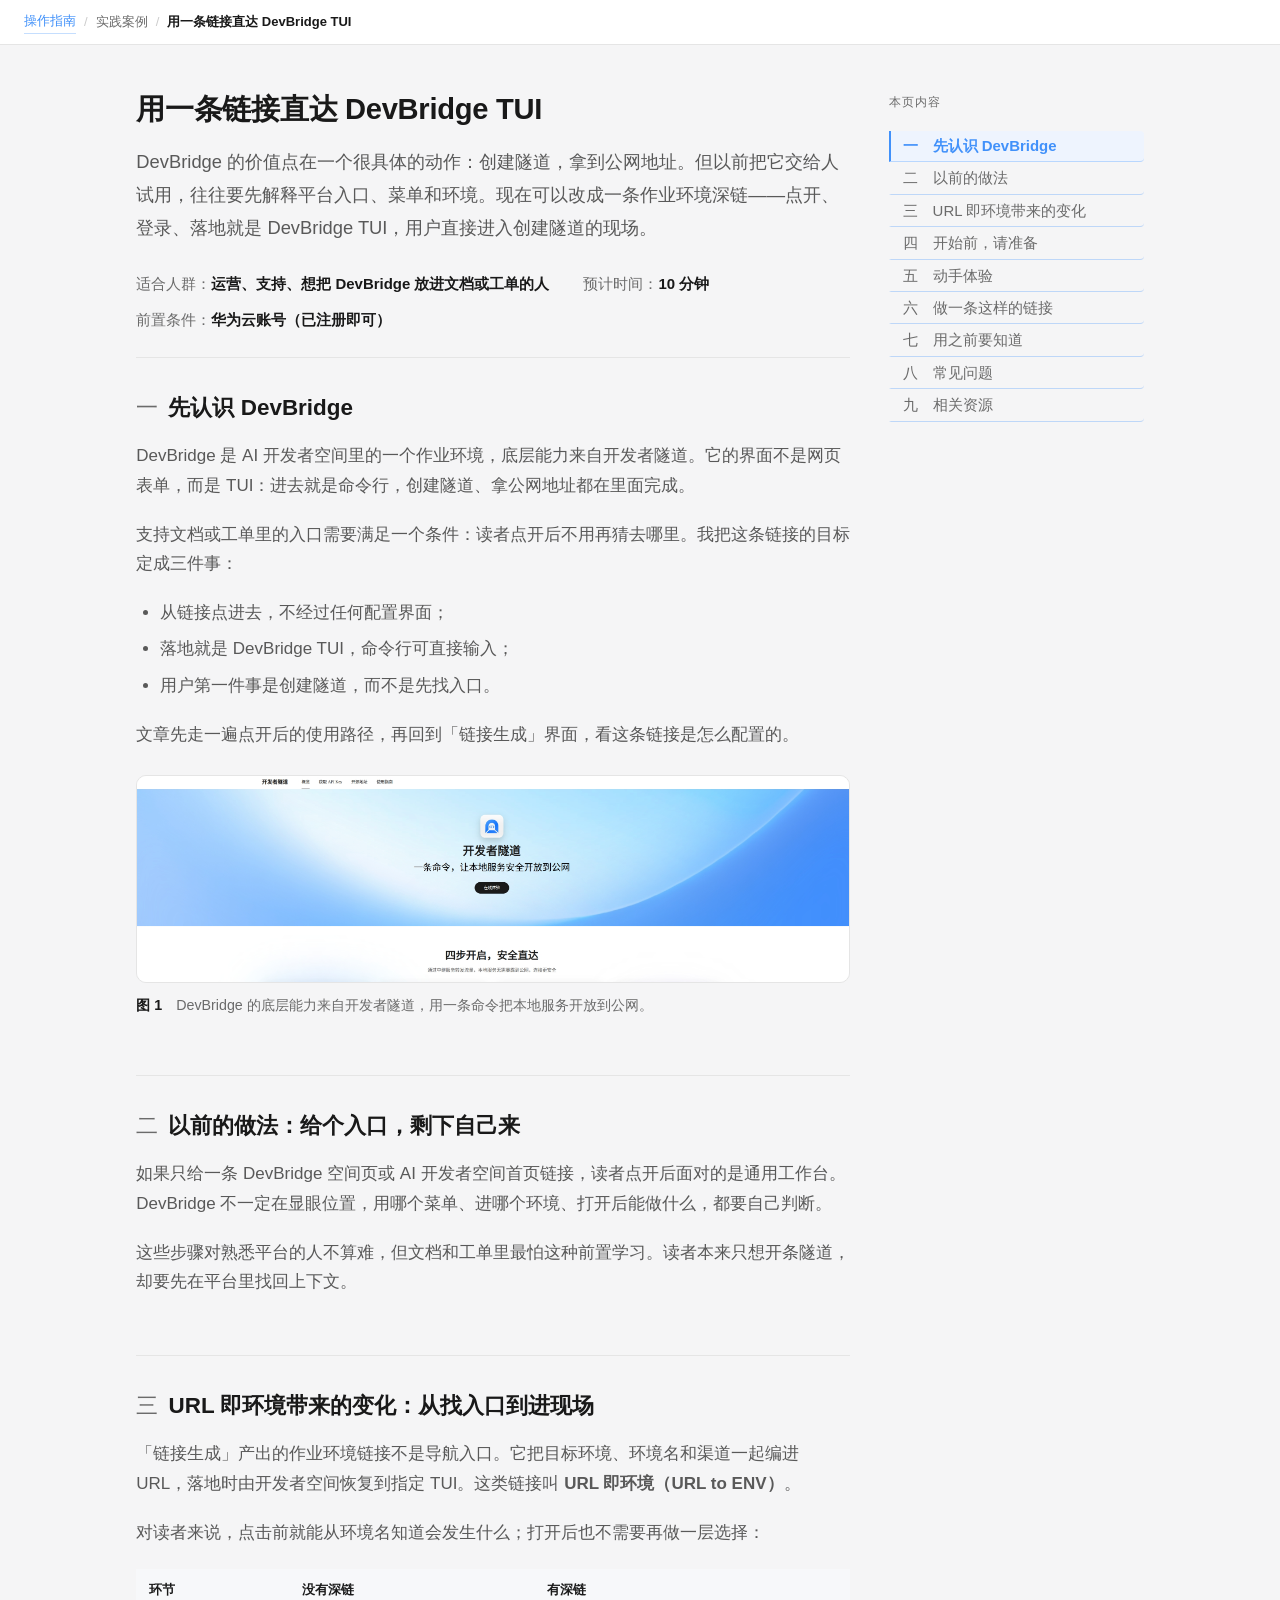
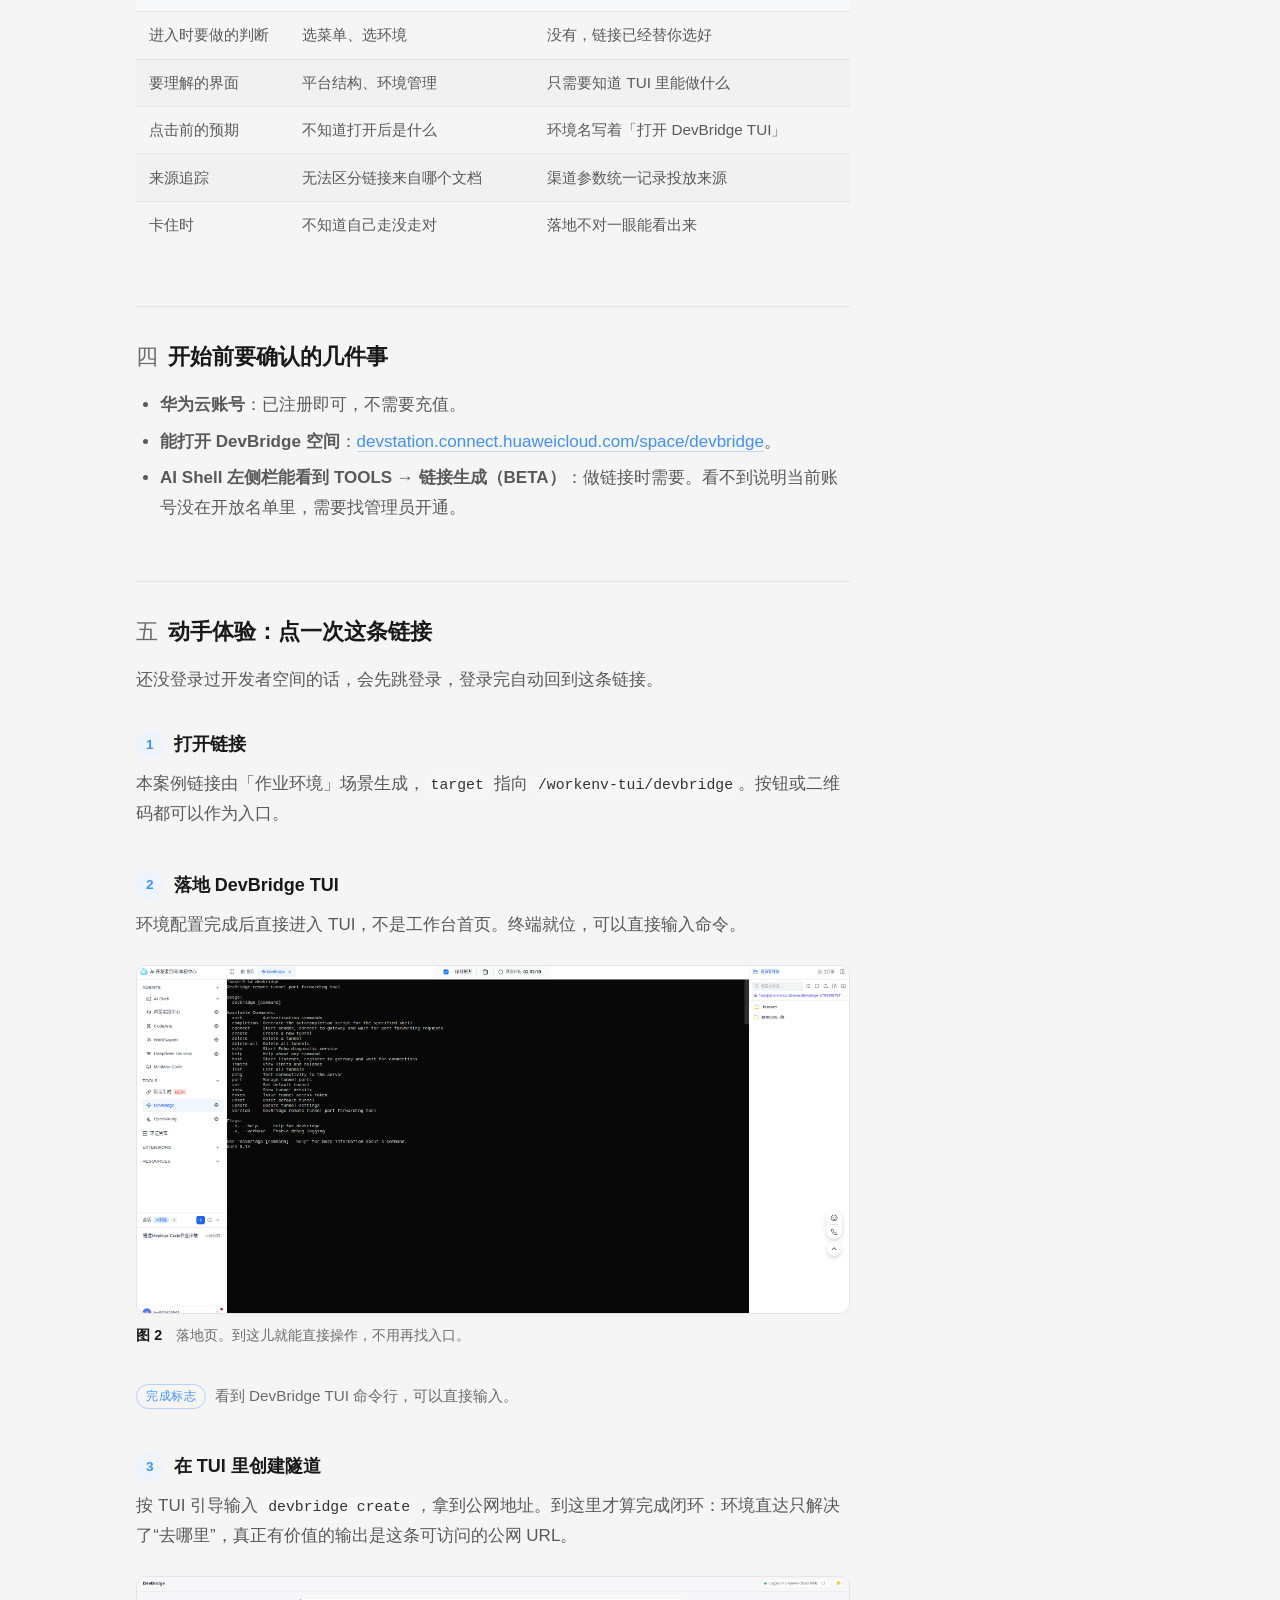
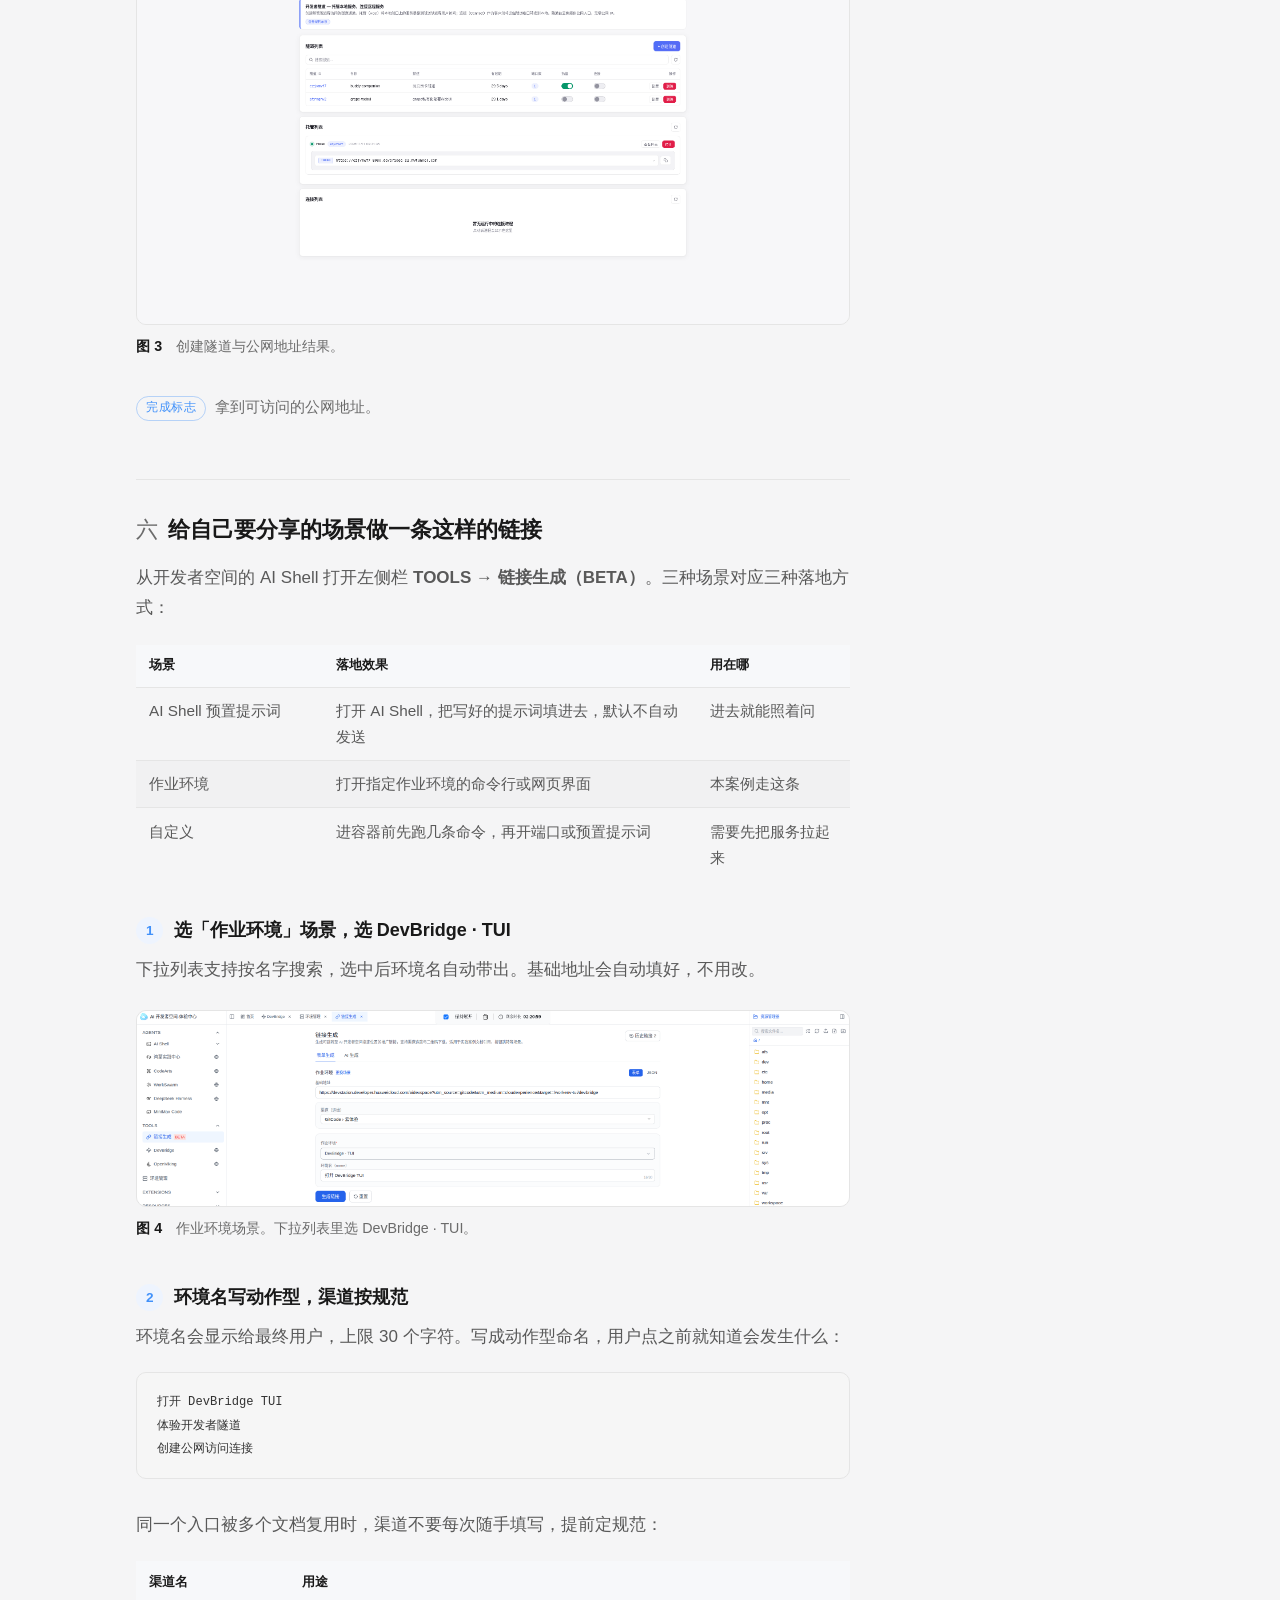
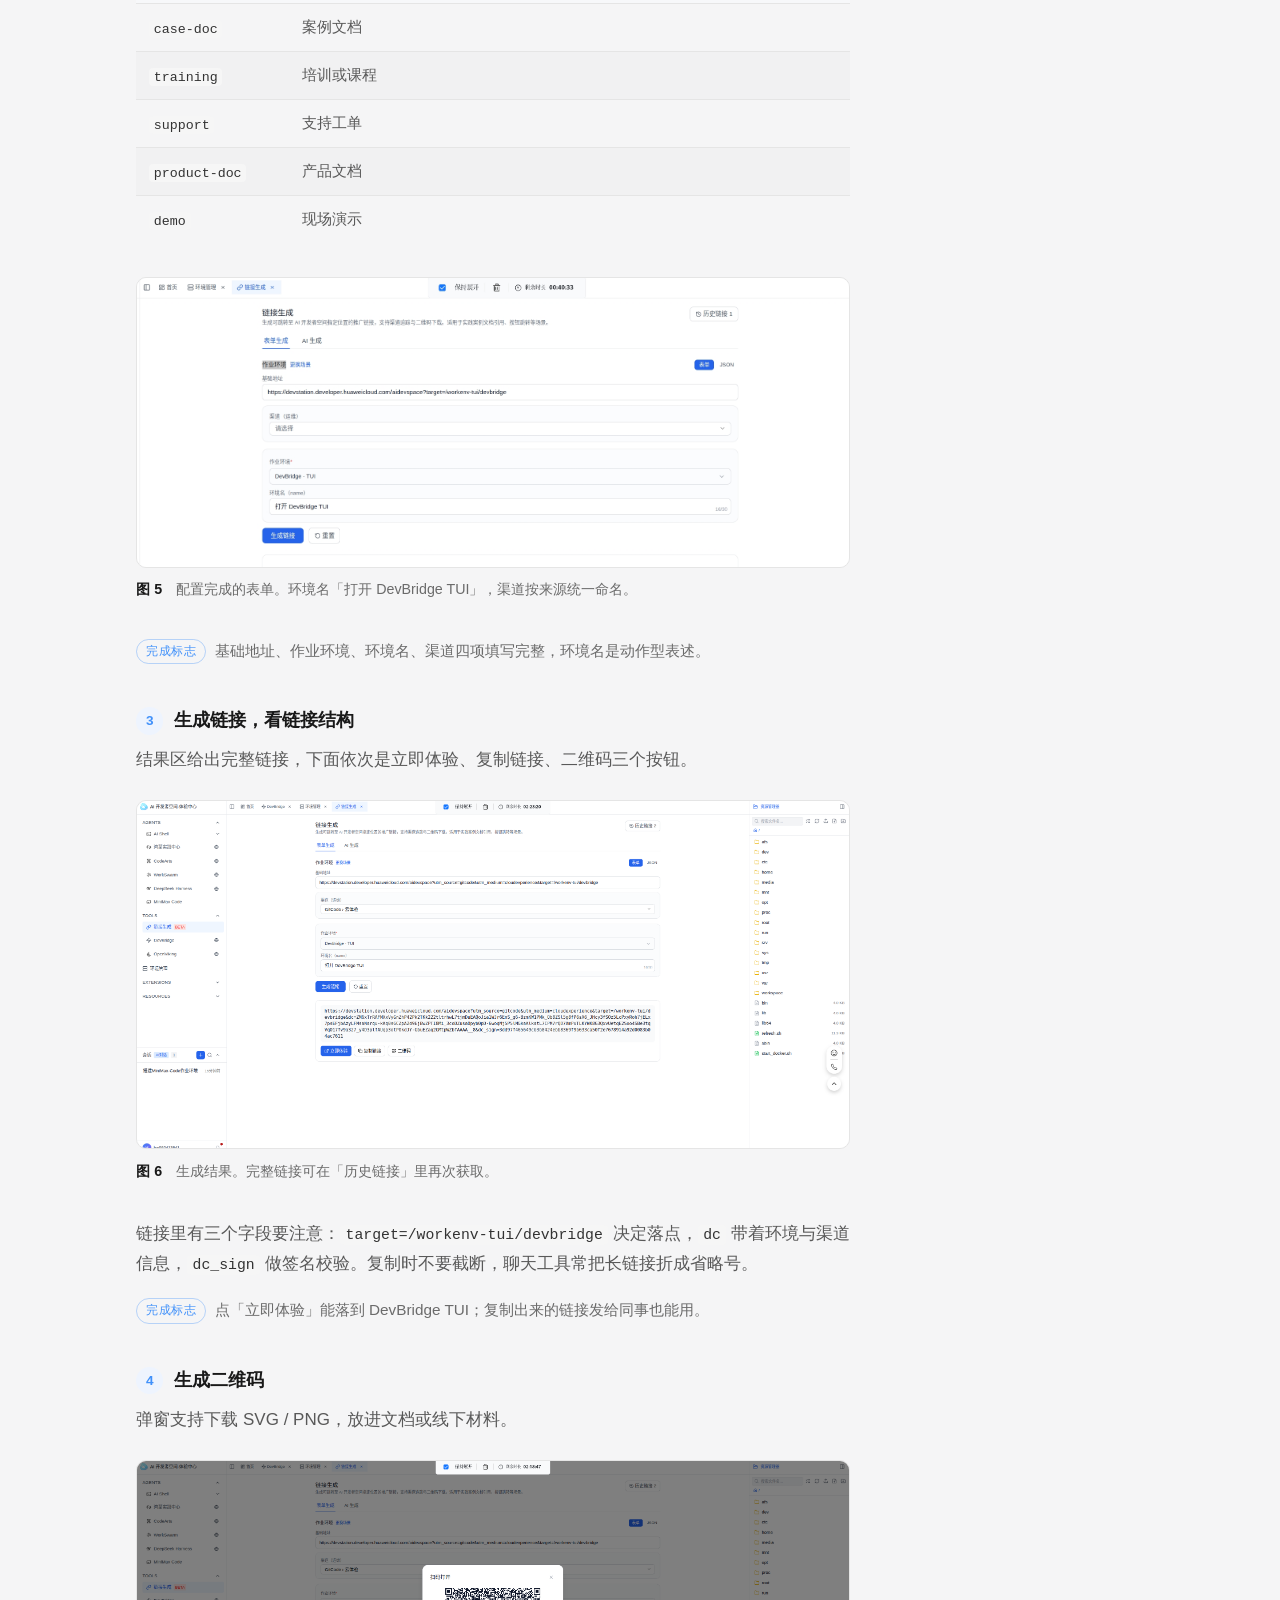
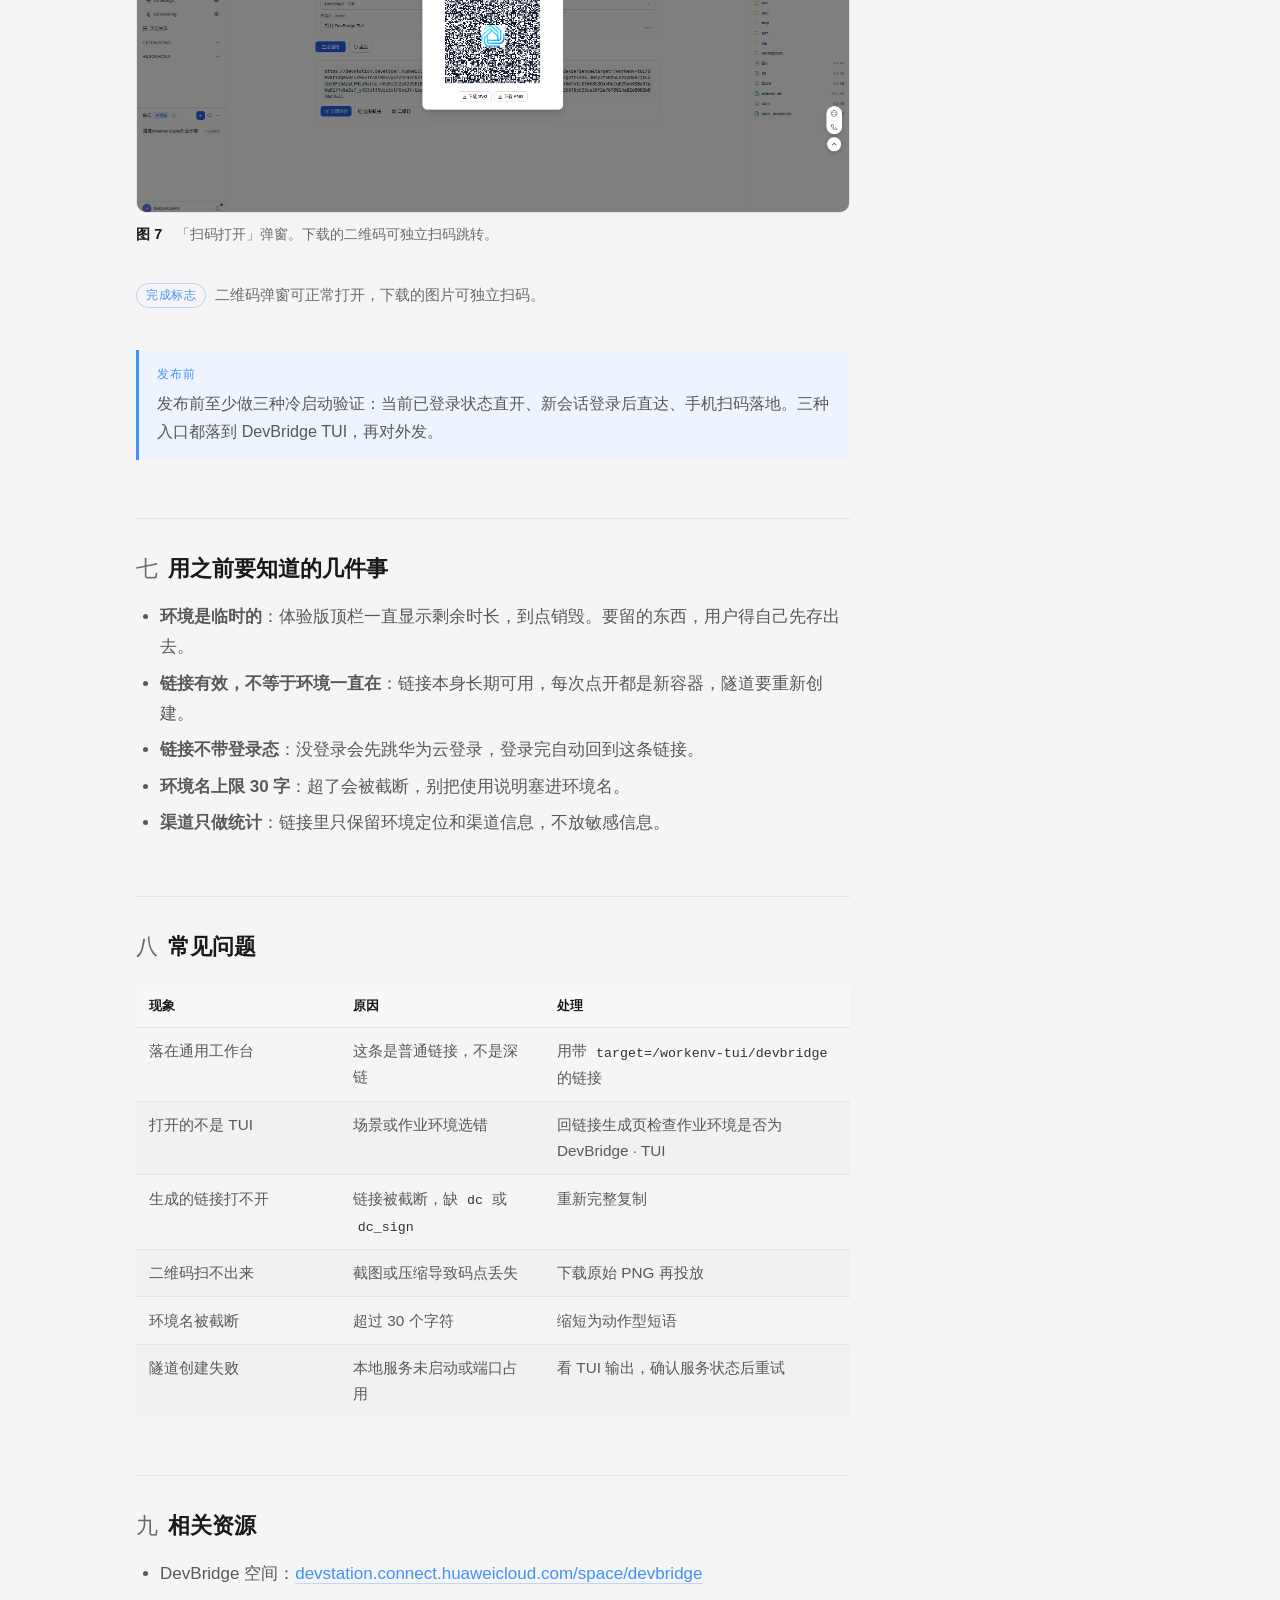
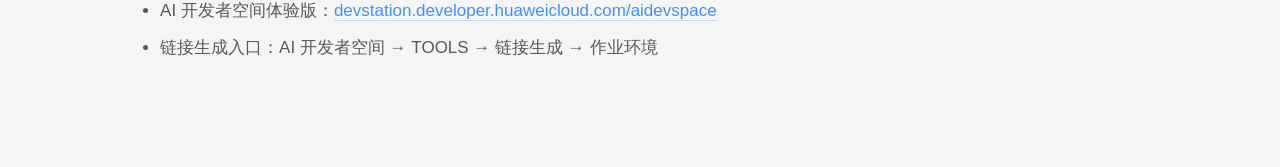
<file: cases/devbridge/devbridge-url2env-best-practice.html>
<!DOCTYPE html>
<html lang="zh-CN">

<head>
  <meta charset="UTF-8">
  <meta name="viewport" content="width=device-width, initial-scale=1">
  <title>用一条链接直达 DevBridge TUI（作业环境场景）</title>
<link rel="icon" type="image/svg+xml" href="../../images/space.svg" />
  <style>
    :root {
      --bg: #fdfdfc;
      --fg: #1b1f24;
      --muted: #666e79;
      --line: #e6e3dd;
      --card: #ffffff;
      --accent: #4191FA;
      --accent-soft: #eef4fe;
      --code-bg: #f4f2ee;
      --toc: 15rem;
      --gap: clamp(2rem, 3vw, 3.25rem);
      --measure: 42rem;
      --pad: clamp(1.25rem, 3.2vw, 3.5rem);
    }

    @media (prefers-color-scheme: dark) {
      :root {
        --bg: #15171a;
        --fg: #e5e7ea;
        --muted: #9aa3ae;
        --line: #2a2e34;
        --card: #1b1e22;
        --accent: #7fb0f5;
        --accent-soft: #1c2735;
        --code-bg: #22262b;
      }
    }

    * {
      box-sizing: border-box
    }

    html {
      scroll-behavior: smooth;
      -webkit-text-size-adjust: 100%;
      font-size: 17px
    }

    body {
      margin: 0;
      background: var(--bg);
      color: var(--fg);
      font-family: -apple-system, BlinkMacSystemFont, "PingFang SC", "Hiragino Sans GB",
        "Microsoft YaHei", "Source Han Sans SC", "Noto Sans CJK SC", system-ui, sans-serif;
      line-height: 1.85;
    }

    @media (min-width:1600px) {
      html {
        font-size: 18px
      }
    }

    @media (min-width:2100px) {
      html {
        font-size: 19px
      }
    }

    @media (min-width:1800px) {
      :root {
        --measure: 45rem
      }
    }

    .progress {
      position: fixed;
      top: 0;
      left: 0;
      height: 2px;
      width: 0;
      background: var(--accent);
      z-index: 60
    }

    .wrap {
      display: grid;
      grid-template-columns: minmax(0, var(--measure)) var(--toc);
      justify-content: center;
      column-gap: var(--gap);
      margin: 0 auto;
      padding: 0 var(--pad);
    }

    main {
      grid-column: 1;
      min-width: 0;
      padding: 2.6rem 0 5rem
    }

    main>* {
      max-width: min(var(--measure), 100%)
    }

    h1 {
      font-size: clamp(1.58rem, 1.3rem + .55vw, 1.8rem);
      line-height: 1.4;
      margin: 0 0 .9rem;
      letter-spacing: -.01em;
      font-weight: 700
    }

    .lead {
      font-size: 1.08em;
      line-height: 1.8;
      margin: 0 0 1.6rem
    }

    .facts {
      display: flex;
      flex-wrap: wrap;
      gap: .55rem 2rem;
      margin: 0 0 2rem;
      padding: 0 0 1.4rem;
      border-bottom: 1px solid var(--line);
      font-size: .88rem;
      color: var(--muted);
    }

    .facts b {
      color: var(--fg);
      font-weight: 600
    }

    h2 {
      font-size: 1.32em;
      line-height: 1.45;
      font-weight: 650;
      margin: 3.4rem 0 1rem;
      text-wrap: balance;
      padding-top: 2rem;
      border-top: 1px solid var(--line);
      scroll-margin-top: 1.5rem
    }

    h2:first-of-type {
      margin-top: 1.6rem;
      padding-top: 0;
      border-top: 0
    }

    h3 {
      font-size: 1.06em;
      font-weight: 650;
      margin: 2.2rem 0 .7rem
    }

    .sec-no {
      color: var(--muted);
      font-weight: 500;
      margin-right: .6rem;
      font-variant-numeric: tabular-nums
    }

    p {
      margin: 0 0 1.1rem
    }

    ul,
    ol {
      margin: 0 0 1.15rem;
      padding-left: 1.4rem
    }

    li {
      margin: .4rem 0
    }

    strong {
      font-weight: 650
    }

    a {
      color: var(--accent);
      text-decoration: none;
      border-bottom: 1px solid color-mix(in srgb, var(--accent) 30%, transparent)
    }

    a:hover {
      border-bottom-color: var(--accent)
    }

    .nb {
      white-space: nowrap
    }

    code {
      font-family: ui-monospace, SFMono-Regular, Menlo, Consolas, monospace;
      font-size: .87em;
      background: var(--code-bg);
      padding: .12em .36em;
      border-radius: 4px;
      word-break: break-word
    }

    pre {
      margin: 1.2rem 0 1.8rem;
      background: var(--card);
      border: 1px solid var(--line);
      border-radius: 10px;
      padding: 1rem 1.15rem;
      overflow: auto;
      font-size: .82rem;
      line-height: 1.7
    }

    pre code {
      background: none;
      padding: 0;
      white-space: pre-wrap;
      word-break: break-all
    }

    .step {
      margin: 2rem 0 2.4rem
    }

    .step h3 {
      display: flex;
      align-items: baseline;
      gap: .6rem;
      margin: 0 0 .5rem
    }

    .step h3 .n {
      flex: none;
      width: 1.6rem;
      height: 1.6rem;
      border-radius: 50%;
      background: var(--accent-soft);
      color: var(--accent);
      font-size: .8rem;
      font-weight: 600;
      display: grid;
      place-items: center;
      align-self: center
    }

    .done {
      margin: .9rem 0 0;
      font-size: .9rem;
      color: var(--muted)
    }

    .done::before {
      content: "完成标志";
      display: inline-block;
      margin-right: .5rem;
      font-size: .72rem;
      letter-spacing: .06em;
      color: var(--accent);
      border: 1px solid color-mix(in srgb, var(--accent) 35%, transparent);
      border-radius: 99px;
      padding: .05rem .5rem;
      vertical-align: 1px
    }

    figure {
      margin: 1.5rem 0 2.1rem
    }

    figure img {
      display: block;
      width: 100%;
      height: auto;
      border: 1px solid var(--line);
      border-radius: 10px;
      background: var(--card);
      cursor: zoom-in
    }

    figcaption {
      margin-top: .6rem;
      font-size: .84em;
      line-height: 1.65;
      color: var(--muted)
    }

    figcaption b {
      color: var(--fg);
      font-weight: 600
    }

    .tablewrap {
      overflow-x: auto;
      margin: 1.3rem 0 2rem
    }

    table {
      border-collapse: collapse;
      width: 100%;
      font-size: .9em;
      line-height: 1.7;
      min-width: 28rem
    }

    th,
    td {
      padding: .6rem .75rem;
      text-align: left;
      vertical-align: top;
      border-bottom: 1px solid var(--line)
    }

    thead th {
      font-size: .82em;
      font-weight: 600;
      color: var(--muted);
      white-space: nowrap;
      background: var(--card)
    }

    tbody tr:nth-child(even) {
      background: color-mix(in srgb, var(--line) 22%, transparent)
    }

    tbody tr:last-child td {
      border-bottom: 0
    }

    .note {
      border-left: 3px solid var(--accent);
      background: var(--accent-soft);
      border-radius: 0 8px 8px 0;
      padding: .85rem 1.05rem;
      margin: 1.3rem 0 1.8rem;
      font-size: .95em
    }

    .note p:last-child {
      margin: 0
    }

    .note .lbl {
      display: block;
      font-size: .74em;
      letter-spacing: .08em;
      color: var(--accent);
      margin-bottom: .25rem
    }

    .ph-box {
      border: 1px dashed var(--line);
      border-radius: 10px;
      background: var(--card);
      padding: 2.6rem 1.5rem;
      text-align: center;
      color: var(--muted);
      font-size: .9em
    }

    aside {
      grid-column: 2;
      min-width: 0
    }

    nav.toc {
      position: sticky;
      top: 0;
      max-height: 100vh;
      overflow: auto;
      padding: 2.8rem 0 3rem;
      font-size: .88rem
    }

    nav.toc .hd {
      font-size: .72rem;
      letter-spacing: .1em;
      color: var(--muted);
      margin: 0 0 1rem
    }

    nav.toc ol {
      list-style: none;
      margin: 0;
      padding: 0
    }

    nav.toc li {
      margin: .05rem 0
    }

    nav.toc a {
      display: block;
      padding: .24rem .7rem;
      color: var(--muted);
      text-decoration: none;
      border-left: 2px solid transparent;
      border-radius: 0 4px 4px 0;
      line-height: 1.5
    }

    nav.toc a:hover {
      color: var(--fg);
      background: var(--accent-soft)
    }

    nav.toc a.on {
      color: var(--accent);
      border-left-color: var(--accent);
      background: var(--accent-soft);
      font-weight: 600
    }

    .end {
      margin-top: 3.6rem;
      padding-top: 1.2rem;
      border-top: 1px solid var(--line);
      font-size: .86em;
      color: var(--muted)
    }

    #lb {
      position: fixed;
      inset: 0;
      background: rgba(0, 0, 0, .88);
      display: none;
      place-items: center;
      z-index: 100;
      padding: 2rem;
      cursor: zoom-out
    }

    #lb.on {
      display: grid
    }

    #lb img {
      max-width: 100%;
      max-height: 100%;
      border-radius: 8px
    }

    @media (max-width:60rem) {
      .wrap {
        grid-template-columns: 1fr;
        padding: 0 1.35rem
      }

      main {
        grid-column: 1;
        padding-top: 1.5rem
      }

      aside {
        display: none
      }

      main>* {
        max-width: 100%
      }
    }

    @media print {

      aside,
      .progress,
      #lb {
        display: none
      }

      body {
        background: #fff;
        color: #000;
        font-size: 10.5pt;
        line-height: 1.6
      }

      .wrap {
        display: block;
        max-width: none;
        padding: 0
      }

      main>* {
        max-width: none
      }

      h2 {
        break-after: avoid;
        border-top: 1px solid #ccc
      }

      figure,
      table,
      .step,
      .note {
        break-inside: avoid
      }

      a {
        color: #000;
        border-bottom: 0
      }

      a[href^="http"]::after {
        content: " (" attr(href) ")";
        font-size: 8pt;
        color: #555
      }
    }
  </style>
  <link rel="stylesheet" href="../guide-theme.css" />
</head>

<body>
  <nav class="guide-crumb">
    <a href="../../AIDevspace.html#practice-cases">操作指南</a>
    <span class="sep">/</span>
    <span>实践案例</span>
    <span class="sep">/</span>
    <span class="cur">用一条链接直达 DevBridge TUI</span>
  </nav>
  <div class="progress" id="prog"></div>

  <div class="wrap">
    <main>
      <h1>用一条链接<span class="nb">直达</span> DevBridge TUI</h1>
      <p class="lead">DevBridge 的价值点在一个很具体的动作：创建隧道，拿到公网地址。但以前把它交给人试用，往往要先解释平台入口、菜单和环境。现在可以改成一条作业环境深链——点开、登录、落地就是
        DevBridge TUI，用户直接进入创建隧道的现场。</p>
      <p class="facts">
        <span>适合人群：<b>运营、支持、想把 DevBridge 放进文档或工单的人</b></span>
        <span>预计时间：<b>10 分钟</b></span>
        <span>前置条件：<b>华为云账号（已注册即可）</b></span>
      </p>

      <h2 id="s1"><span class="sec-no">一</span>先认识 DevBridge</h2>

      <p>DevBridge 是 AI 开发者空间里的一个作业环境，底层能力来自开发者隧道。它的界面不是网页表单，而是 TUI：进去就是命令行，创建隧道、拿公网地址都在里面完成。</p>

      <p>支持文档或工单里的入口需要满足一个条件：读者点开后不用再猜去哪里。我把这条链接的目标定成三件事：</p>

      <ul>
        <li>从链接点进去，不经过任何配置界面；</li>
        <li>落地就是 DevBridge TUI，命令行可直接输入；</li>
        <li>用户第一件事是创建隧道，而不是先找入口。</li>
      </ul>

      <p>文章先走一遍点开后的使用路径，再回到「链接生成」界面，看这条链接是怎么配置的。</p>

      <figure>
        <img src="assets/developer-tunnel-overview.jpg" alt="开发者隧道产品页，介绍一条命令开放本地服务到公网">
        <figcaption><b>图 1</b>　DevBridge 的底层能力来自开发者隧道，用一条命令把本地服务开放到公网。</figcaption>
      </figure>

      <h2 id="s2"><span class="sec-no">二</span>以前的做法：给个入口，剩下自己来</h2>

      <p>如果只给一条 DevBridge 空间页或 AI 开发者空间首页链接，读者点开后面对的是通用工作台。DevBridge 不一定在显眼位置，用哪个菜单、进哪个环境、打开后能做什么，都要自己判断。</p>

      <p>这些步骤对熟悉平台的人不算难，但文档和工单里最怕这种前置学习。读者本来只想开条隧道，却要先在平台里找回上下文。</p>

      <h2 id="s3"><span class="sec-no">三</span>URL 即环境带来的变化：从找入口到进现场</h2>

      <p>「链接生成」产出的作业环境链接不是导航入口。它把目标环境、环境名和渠道一起编进 URL，落地时由开发者空间恢复到指定 TUI。这类链接叫 <strong>URL 即环境（URL to ENV）</strong>。</p>

      <p>对读者来说，点击前就能从环境名知道会发生什么；打开后也不需要再做一层选择：</p>

      <div class="tablewrap">
        <table>
          <thead>
            <tr>
              <th style="width:9rem">环节</th>
              <th>没有深链</th>
              <th>有深链</th>
            </tr>
          </thead>
          <tbody>
            <tr>
              <td>进入时要做的判断</td>
              <td>选菜单、选环境</td>
              <td>没有，链接已经替你选好</td>
            </tr>
            <tr>
              <td>要理解的界面</td>
              <td>平台结构、环境管理</td>
              <td>只需要知道 TUI 里能做什么</td>
            </tr>
            <tr>
              <td>点击前的预期</td>
              <td>不知道打开后是什么</td>
              <td>环境名写着「打开 DevBridge TUI」</td>
            </tr>
            <tr>
              <td>来源追踪</td>
              <td>无法区分链接来自哪个文档</td>
              <td>渠道参数统一记录投放来源</td>
            </tr>
            <tr>
              <td>卡住时</td>
              <td>不知道自己走没走对</td>
              <td>落地不对一眼能看出来</td>
            </tr>
          </tbody>
        </table>
      </div>

      <h2 id="s4"><span class="sec-no">四</span>开始前要确认的几件事</h2>

      <ul>
        <li><strong>华为云账号</strong>：已注册即可，不需要充值。</li>
        <li><strong>能打开 DevBridge 空间</strong>：<a
            href="https://devstation.connect.huaweicloud.com/space/devbridge">devstation.connect.huaweicloud.com/space/devbridge</a>。
        </li>
        <li><strong>AI Shell 左侧栏能看到 TOOLS → 链接生成（BETA）</strong>：做链接时需要。看不到说明当前账号没在开放名单里，需要找管理员开通。</li>
      </ul>

      <h2 id="s5"><span class="sec-no">五</span>动手体验：点一次这条链接</h2>

      <p>还没登录过开发者空间的话，会先跳登录，登录完自动回到这条链接。</p>

      <div class="step">
        <h3><span class="n">1</span>打开链接</h3>
        <p>本案例链接由「作业环境」场景生成，<code>target</code> 指向 <code>/workenv-tui/devbridge</code>。按钮或二维码都可以作为入口。</p>
      </div>

      <div class="step">
        <h3><span class="n">2</span>落地 DevBridge TUI</h3>
        <p>环境配置完成后直接进入 TUI，不是工作台首页。终端就位，可以直接输入命令。</p>
        <figure>
          <img src="assets/p31.png" alt="新会话打开链接后直达 DevBridge TUI，终端已就位">
          <figcaption><b>图 2</b>　落地页。到这儿就能直接操作，不用再找入口。</figcaption>
        </figure>
        <p class="done">看到 DevBridge TUI 命令行，可以直接输入。</p>
      </div>

      <div class="step">
        <h3><span class="n">3</span>在 TUI 里创建隧道</h3>
        <p>按 TUI 引导输入 <code>devbridge create</code>，拿到公网地址。到这里才算完成闭环：环境直达只解决了“去哪里”，真正有价值的输出是这条可访问的公网 URL。</p>
        <figure class="ph">
          <img src="assets/p33.png" alt="创建隧道与公网地址结果。">
          <figcaption><b>图 3</b>　创建隧道与公网地址结果。</figcaption>
        </figure>
        <p class="done">拿到可访问的公网地址。</p>
      </div>

      <h2 id="s6"><span class="sec-no">六</span>给自己要分享的场景做一条这样的链接</h2>

      <p>从开发者空间的 AI Shell 打开左侧栏 <strong>TOOLS → 链接生成（BETA）</strong>。三种场景对应三种落地方式：</p>

      <div class="tablewrap">
        <table>
          <thead>
            <tr>
              <th style="width:11rem">场景</th>
              <th>落地效果</th>
              <th>用在哪</th>
            </tr>
          </thead>
          <tbody>
            <tr>
              <td>AI Shell 预置提示词</td>
              <td>打开 AI Shell，把写好的提示词填进去，默认不自动发送</td>
              <td>进去就能照着问</td>
            </tr>
            <tr>
              <td>作业环境</td>
              <td>打开指定作业环境的命令行或网页界面</td>
              <td>本案例走这条</td>
            </tr>
            <tr>
              <td>自定义</td>
              <td>进容器前先跑几条命令，再开端口或预置提示词</td>
              <td>需要先把服务拉起来</td>
            </tr>
          </tbody>
        </table>
      </div>

      <div class="step">
        <h3><span class="n">1</span>选「作业环境」场景，选 DevBridge · TUI</h3>
        <p>下拉列表支持按名字搜索，选中后环境名自动带出。基础地址会自动填好，不用改。</p>
        <figure>
          <img src="assets/p34.png" alt="作业环境场景表单，下拉列表中选择 DevBridge TUI">
          <figcaption><b>图 4</b>　作业环境场景。下拉列表里选 DevBridge · TUI。</figcaption>
        </figure>
      </div>

      <div class="step">
        <h3><span class="n">2</span>环境名写动作型，渠道按规范</h3>
        <p>环境名会显示给最终用户，上限 30 个字符。写成动作型命名，用户点之前就知道会发生什么：</p>
        <pre><code>打开 DevBridge TUI
体验开发者隧道
创建公网访问连接</code></pre>
        <p>同一个入口被多个文档复用时，渠道不要每次随手填写，提前定规范：</p>
        <div class="tablewrap">
          <table>
            <thead>
              <tr>
                <th style="width:9rem">渠道名</th>
                <th>用途</th>
              </tr>
            </thead>
            <tbody>
              <tr>
                <td><code>case-doc</code></td>
                <td>案例文档</td>
              </tr>
              <tr>
                <td><code>training</code></td>
                <td>培训或课程</td>
              </tr>
              <tr>
                <td><code>support</code></td>
                <td>支持工单</td>
              </tr>
              <tr>
                <td><code>product-doc</code></td>
                <td>产品文档</td>
              </tr>
              <tr>
                <td><code>demo</code></td>
                <td>现场演示</td>
              </tr>
            </tbody>
          </table>
        </div>
        <figure>
          <img src="assets/devbridge-tui-link-generation.jpg" alt="作业环境场景配置完成的链接生成表单">
          <figcaption><b>图 5</b>　配置完成的表单。环境名「打开 DevBridge TUI」，渠道按来源统一命名。</figcaption>
        </figure>
        <p class="done">基础地址、作业环境、环境名、渠道四项填写完整，环境名是动作型表述。</p>
      </div>

      <div class="step">
        <h3><span class="n">3</span>生成链接，看链接结构</h3>
        <p>结果区给出完整链接，下面依次是立即体验、复制链接、二维码三个按钮。</p>
        <figure>
          <img src="assets/p35.png" alt="作业环境链接生成结果，显示完整链接与三个按钮">
          <figcaption><b>图 6</b>　生成结果。完整链接可在「历史链接」里再次获取。</figcaption>
        </figure>
        <p>链接里有三个字段要注意：<code>target=/workenv-tui/devbridge</code> 决定落点，<code>dc</code> 带着环境与渠道信息，<code>dc_sign</code>
          做签名校验。复制时不要截断，聊天工具常把长链接折成省略号。</p>
        <p class="done">点「立即体验」能落到 DevBridge TUI；复制出来的链接发给同事也能用。</p>
      </div>

      <div class="step">
        <h3><span class="n">4</span>生成二维码</h3>
        <p>弹窗支持下载 SVG / PNG，放进文档或线下材料。</p>
        <figure>
          <img src="assets/p37.png" alt="扫码打开二维码弹窗，支持下载 SVG 和 PNG">
          <figcaption><b>图 7</b>　「扫码打开」弹窗。下载的二维码可独立扫码跳转。</figcaption>
        </figure>
        <p class="done">二维码弹窗可正常打开，下载的图片可独立扫码。</p>
      </div>

      <div class="note">
        <span class="lbl">发布前</span>
        <p>发布前至少做三种冷启动验证：当前已登录状态直开、新会话登录后直达、手机扫码落地。三种入口都落到 DevBridge TUI，再对外发。</p>
      </div>

      <h2 id="s7"><span class="sec-no">七</span>用之前要知道的几件事</h2>

      <ul>
        <li><strong>环境是临时的</strong>：体验版顶栏一直显示剩余时长，到点销毁。要留的东西，用户得自己先存出去。</li>
        <li><strong>链接有效，不等于环境一直在</strong>：链接本身长期可用，每次点开都是新容器，隧道要重新创建。</li>
        <li><strong>链接不带登录态</strong>：没登录会先跳华为云登录，登录完自动回到这条链接。</li>
        <li><strong>环境名上限 30 字</strong>：超了会被截断，别把使用说明塞进环境名。</li>
        <li><strong>渠道只做统计</strong>：链接里只保留环境定位和渠道信息，不放敏感信息。</li>
      </ul>

      <h2 id="s8"><span class="sec-no">八</span>常见问题</h2>

      <div class="tablewrap">
        <table>
          <thead>
            <tr>
              <th style="width:12rem">现象</th>
              <th style="width:12rem">原因</th>
              <th>处理</th>
            </tr>
          </thead>
          <tbody>
            <tr>
              <td>落在通用工作台</td>
              <td>这条是普通链接，不是深链</td>
              <td>用带 <code>target=/workenv-tui/devbridge</code> 的链接</td>
            </tr>
            <tr>
              <td>打开的不是 TUI</td>
              <td>场景或作业环境选错</td>
              <td>回链接生成页检查作业环境是否为 DevBridge · TUI</td>
            </tr>
            <tr>
              <td>生成的链接打不开</td>
              <td>链接被截断，缺 <code>dc</code> 或 <code>dc_sign</code></td>
              <td>重新完整复制</td>
            </tr>
            <tr>
              <td>二维码扫不出来</td>
              <td>截图或压缩导致码点丢失</td>
              <td>下载原始 PNG 再投放</td>
            </tr>
            <tr>
              <td>环境名被截断</td>
              <td>超过 30 个字符</td>
              <td>缩短为动作型短语</td>
            </tr>
            <tr>
              <td>隧道创建失败</td>
              <td>本地服务未启动或端口占用</td>
              <td>看 TUI 输出，确认服务状态后重试</td>
            </tr>
          </tbody>
        </table>
      </div>

      <h2 id="s9"><span class="sec-no">九</span>相关资源</h2>

      <ul>
        <li>DevBridge 空间：<a
            href="https://devstation.connect.huaweicloud.com/space/devbridge">devstation.connect.huaweicloud.com/space/devbridge</a>
        </li>
        <li>AI 开发者空间体验版：<a
            href="https://devstation.developer.huaweicloud.com/aidevspace">devstation.developer.huaweicloud.com/aidevspace</a>
        </li>
        <li>链接生成入口：AI 开发者空间 → TOOLS → 链接生成 → 作业环境</li>
      </ul>
    </main>

    <aside>
      <nav class="toc" aria-label="本页内容">
        <p class="hd">本页内容</p>
        <ol id="toclist">
          <li><a href="#s1">一　先认识 DevBridge</a></li>
          <li><a href="#s2">二　以前的做法</a></li>
          <li><a href="#s3">三　URL 即环境带来的变化</a></li>
          <li><a href="#s4">四　开始前，请准备</a></li>
          <li><a href="#s5">五　动手体验</a></li>
          <li><a href="#s6">六　做一条这样的链接</a></li>
          <li><a href="#s7">七　用之前要知道</a></li>
          <li><a href="#s8">八　常见问题</a></li>
          <li><a href="#s9">九　相关资源</a></li>
        </ol>
      </nav>
    </aside>
  </div>

  <div id="lb" role="dialog" aria-label="放大的截图"><img alt=""></div>

  <script>
    (function () {
      var links = [].slice.call(document.querySelectorAll('#toclist a'));
      var heads = links.map(function (a) { return document.querySelector(a.getAttribute('href')); });
      var bar = document.getElementById('prog');

      function update() {
        var idx = 0;
        for (var i = 0; i < heads.length; i++) {
          if (heads[i] && heads[i].getBoundingClientRect().top <= 140) idx = i;
        }
        links.forEach(function (a, i) { a.classList.toggle('on', i === idx); });
        var h = document.documentElement.scrollHeight - window.innerHeight;
        bar.style.width = (h > 0 ? Math.min(100, (window.scrollY / h) * 100) : 0) + '%';
      }
      window.addEventListener('scroll', update, { passive: true });
      window.addEventListener('resize', update);
      update();

      var lb = document.getElementById('lb'), img = lb.querySelector('img');
      document.querySelectorAll('figure img').forEach(function (el) {
        el.addEventListener('click', function () { img.src = el.src; lb.classList.add('on'); });
      });
      lb.addEventListener('click', function () { lb.classList.remove('on'); img.src = ''; });
      document.addEventListener('keydown', function (e) {
        if (e.key === 'Escape') { lb.classList.remove('on'); img.src = ''; }
      });
    })();
  </script>
</body>

</html>
</file>
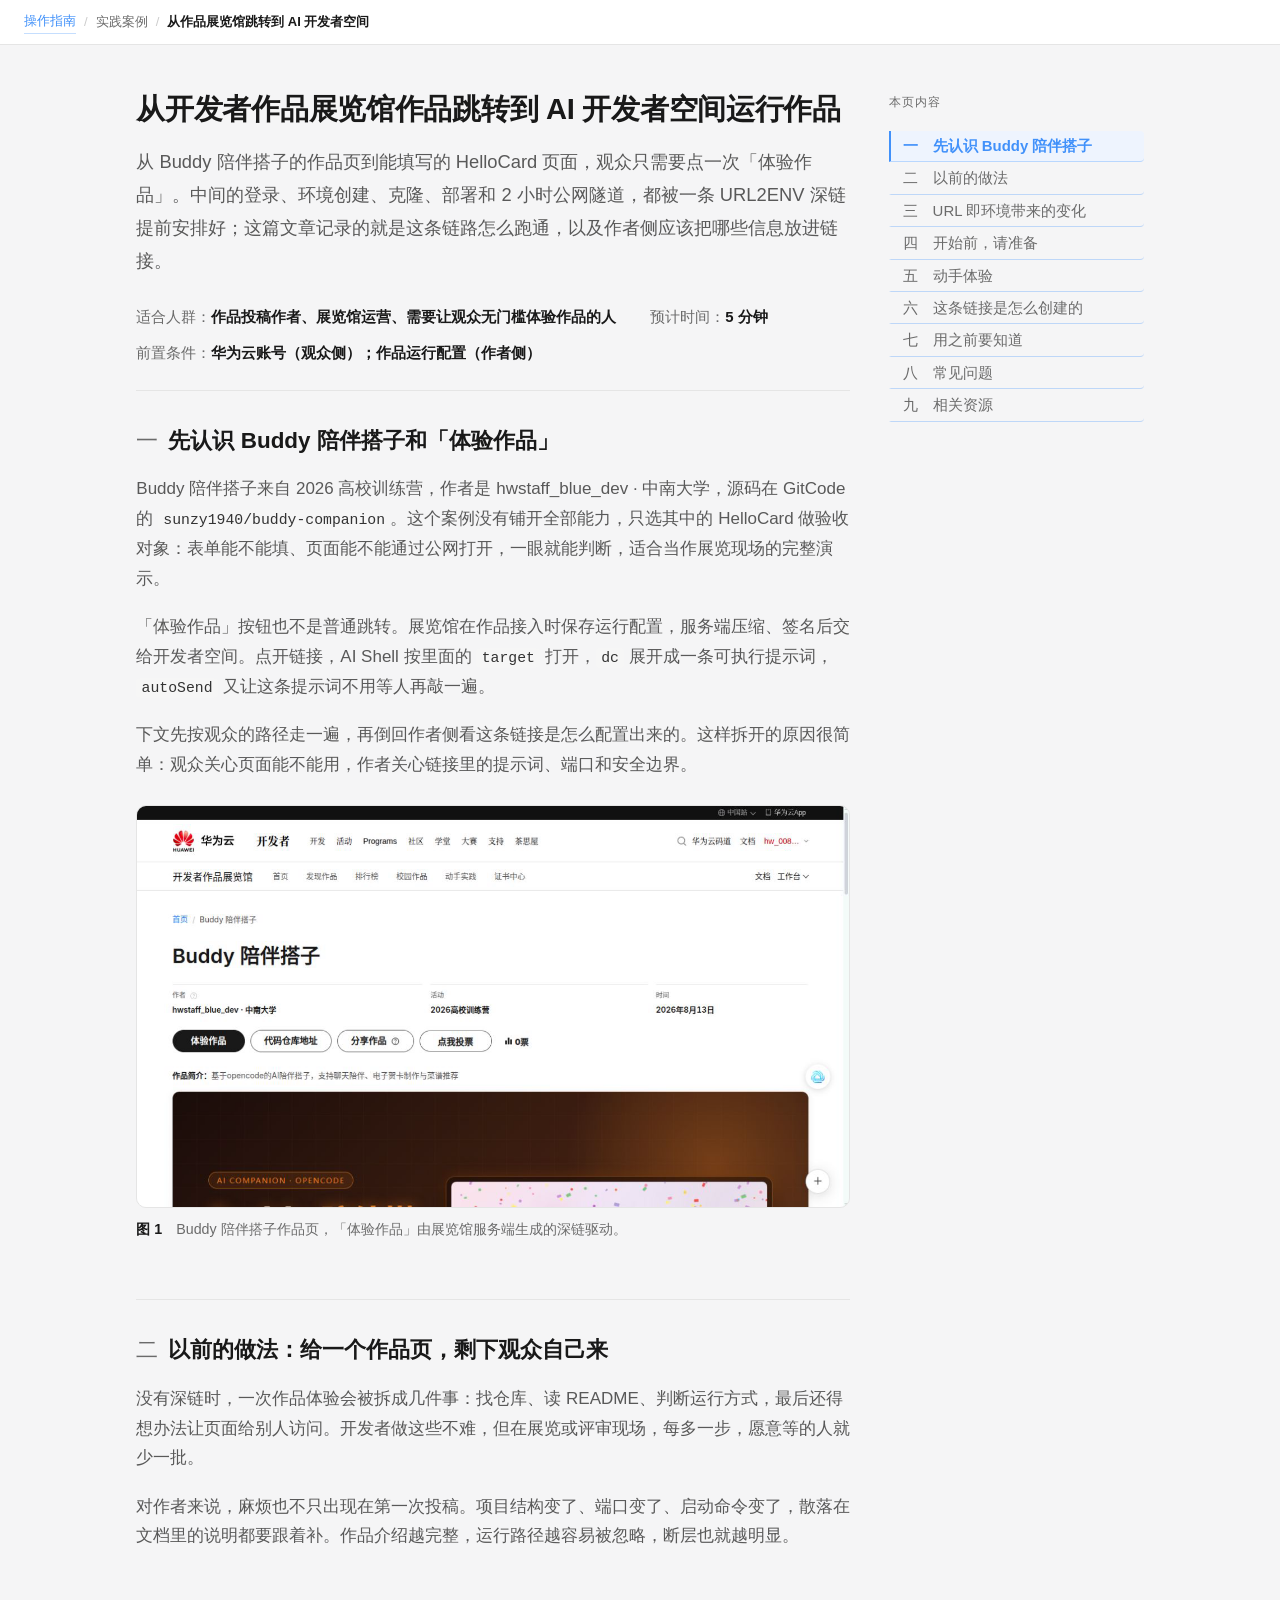
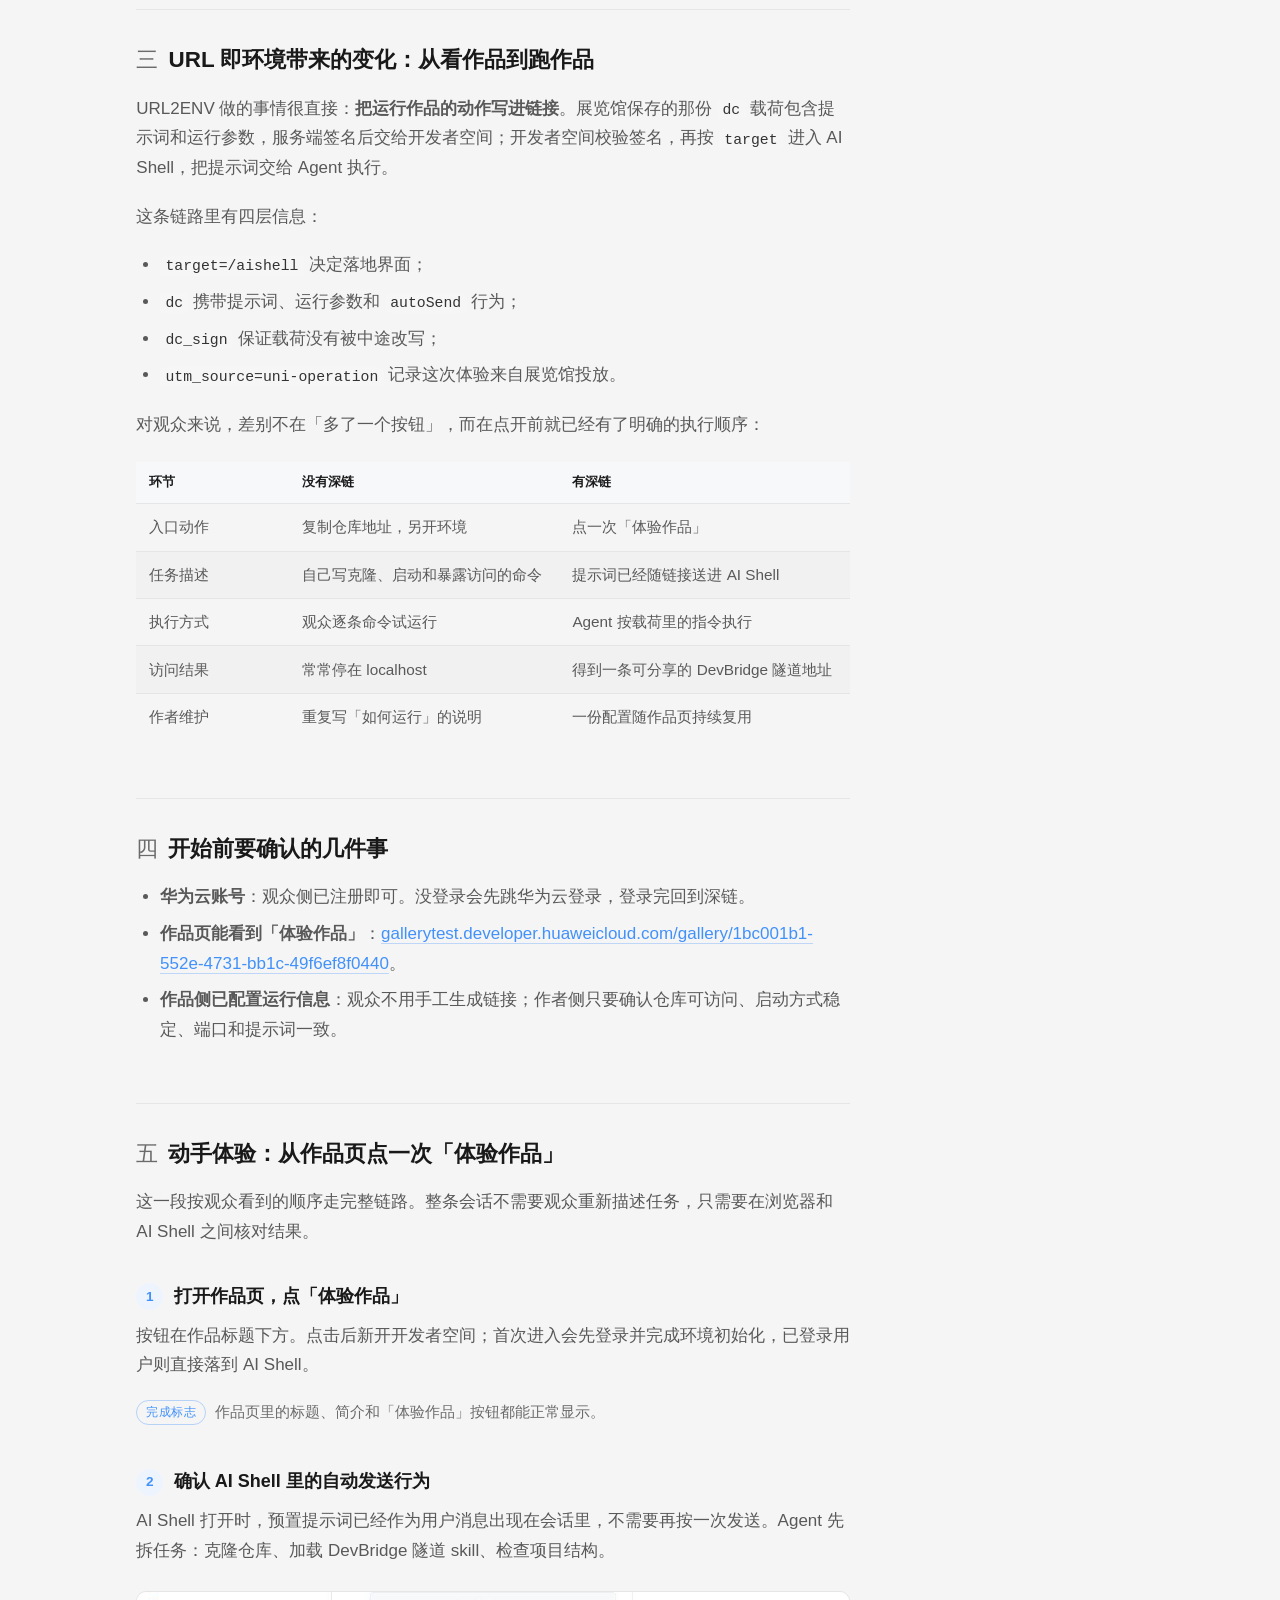
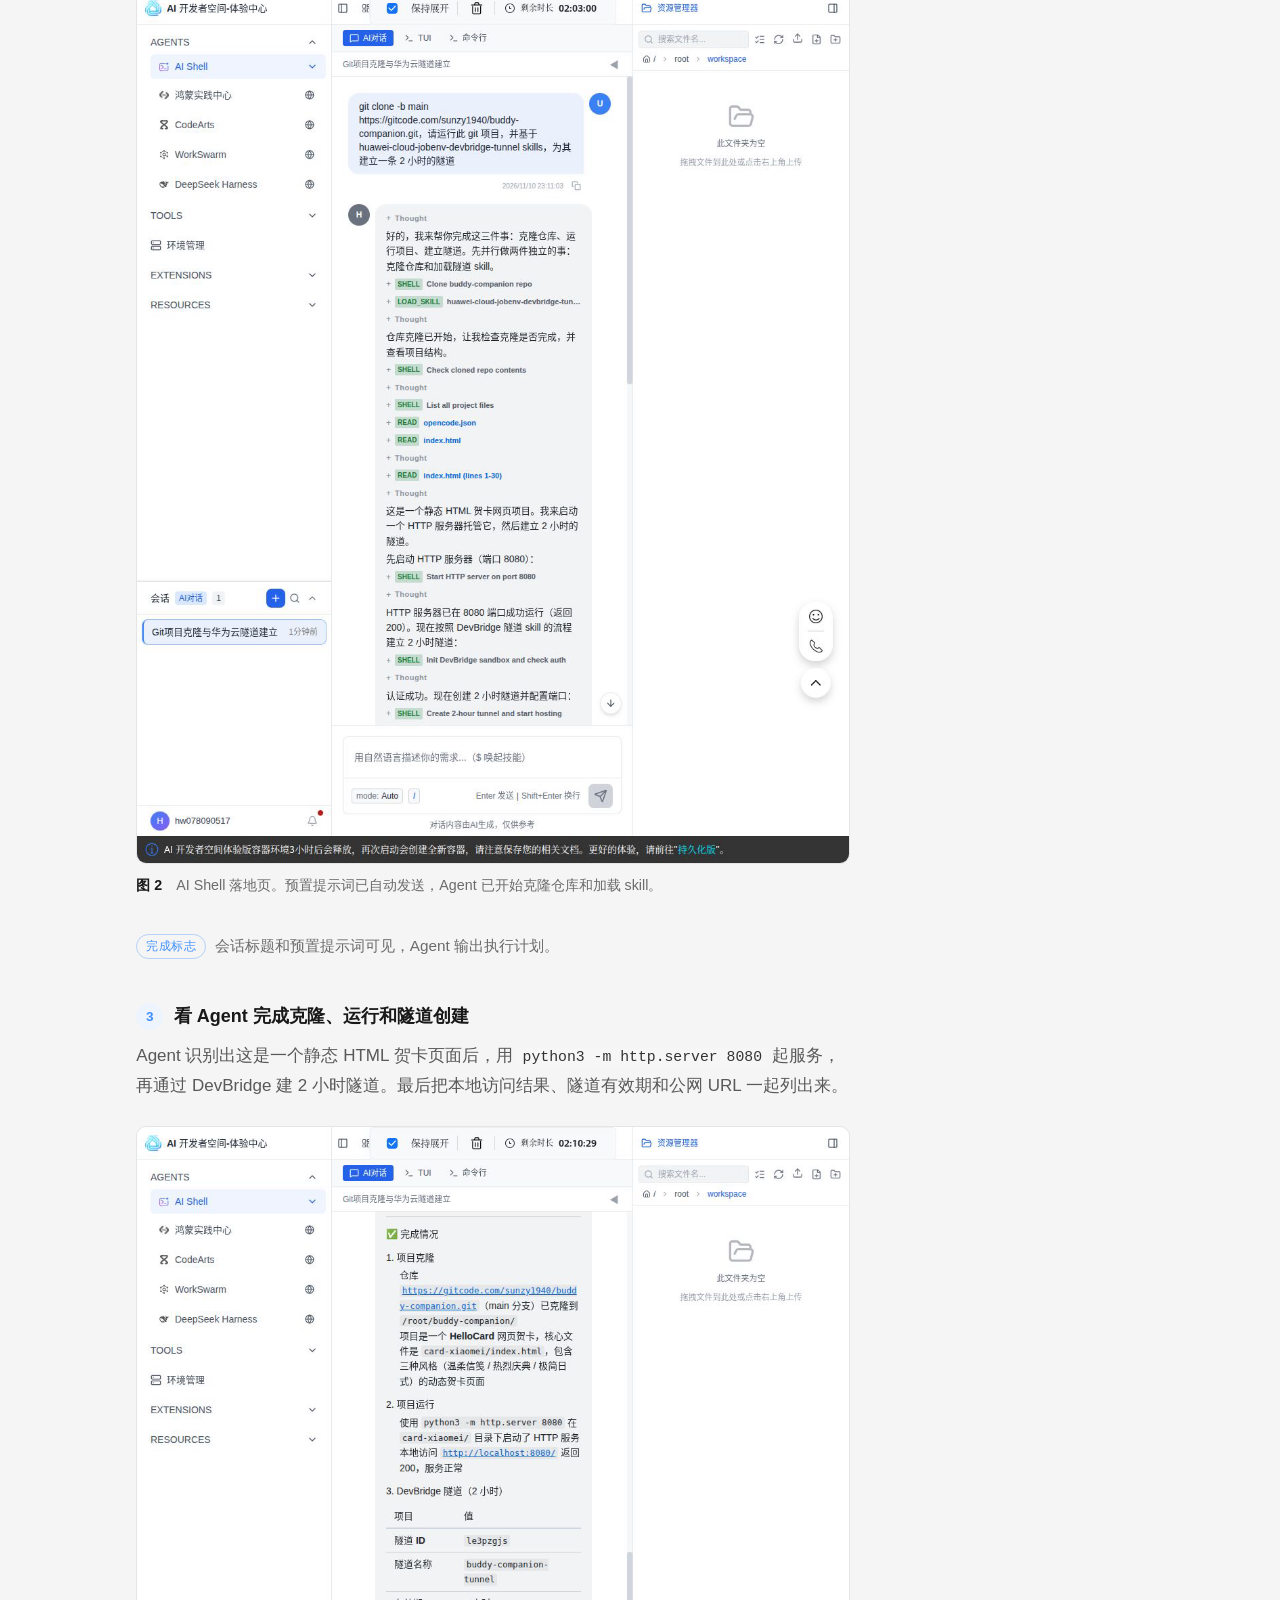
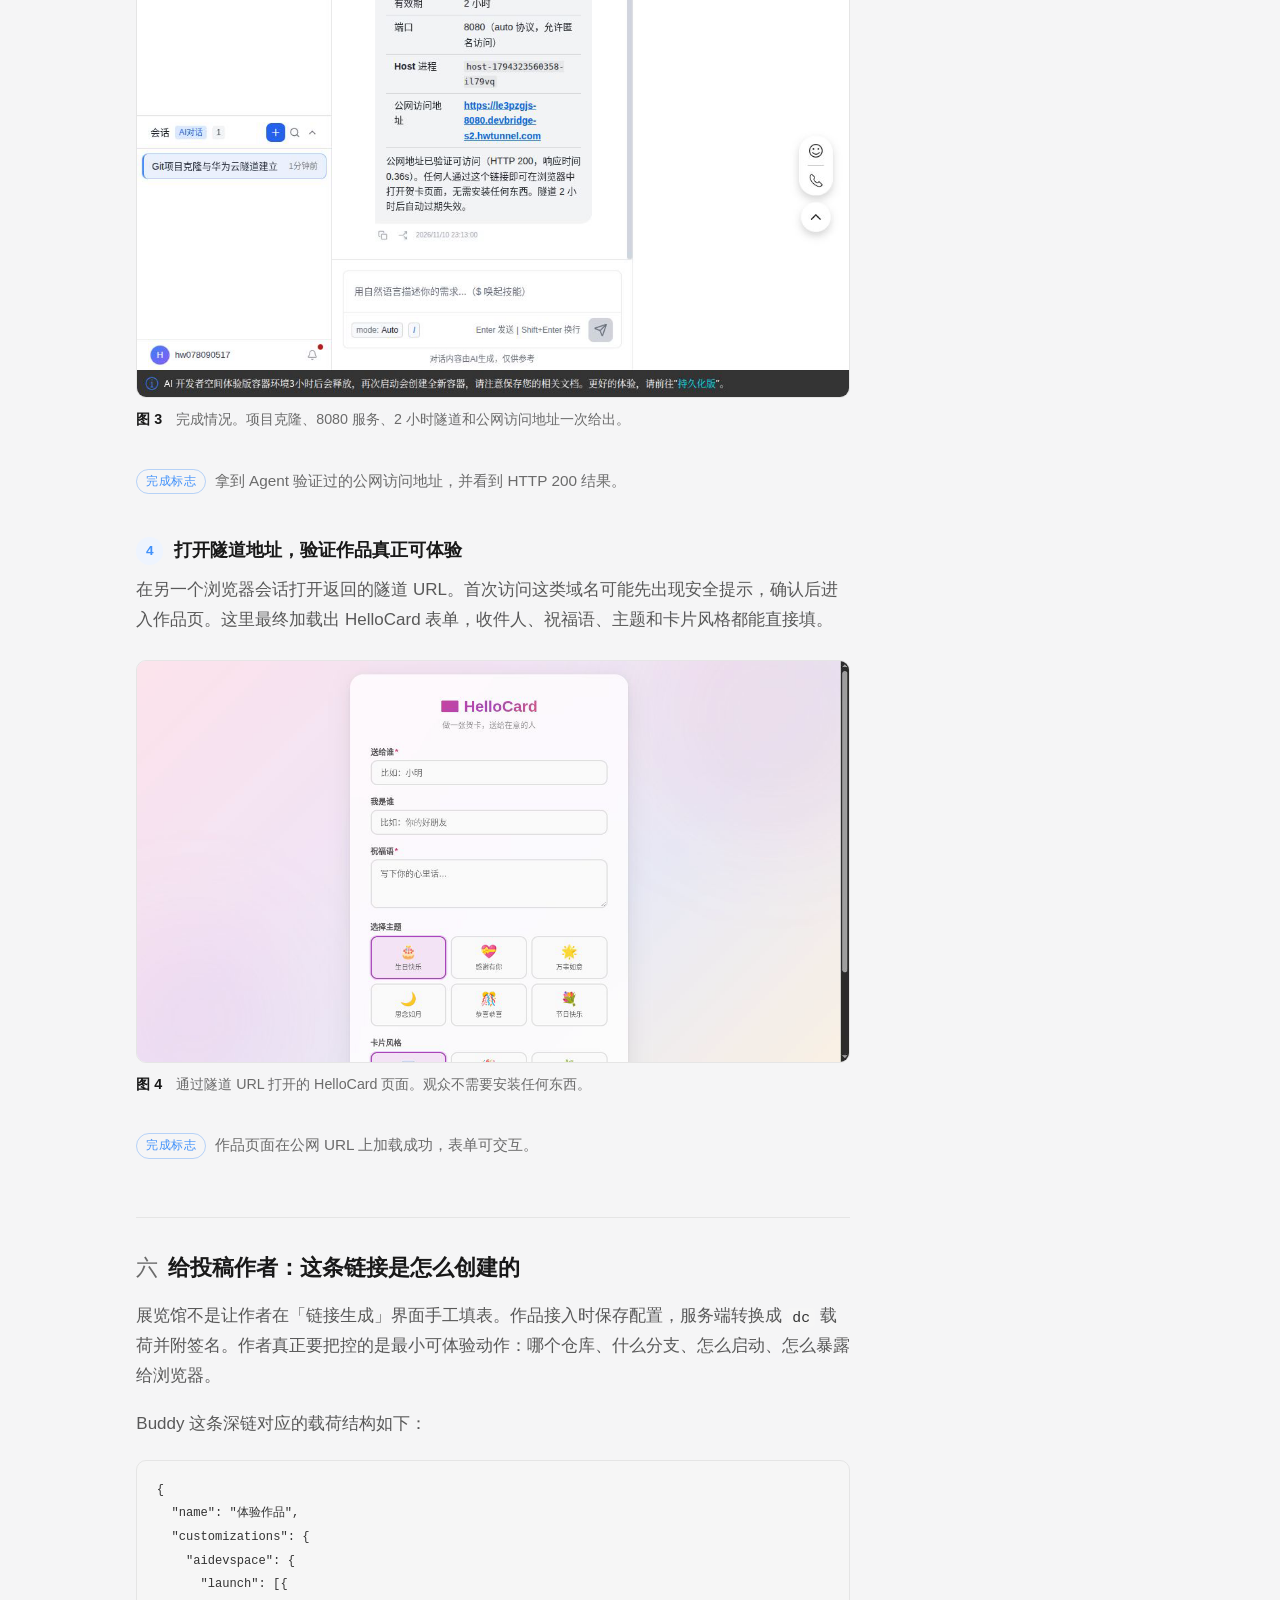
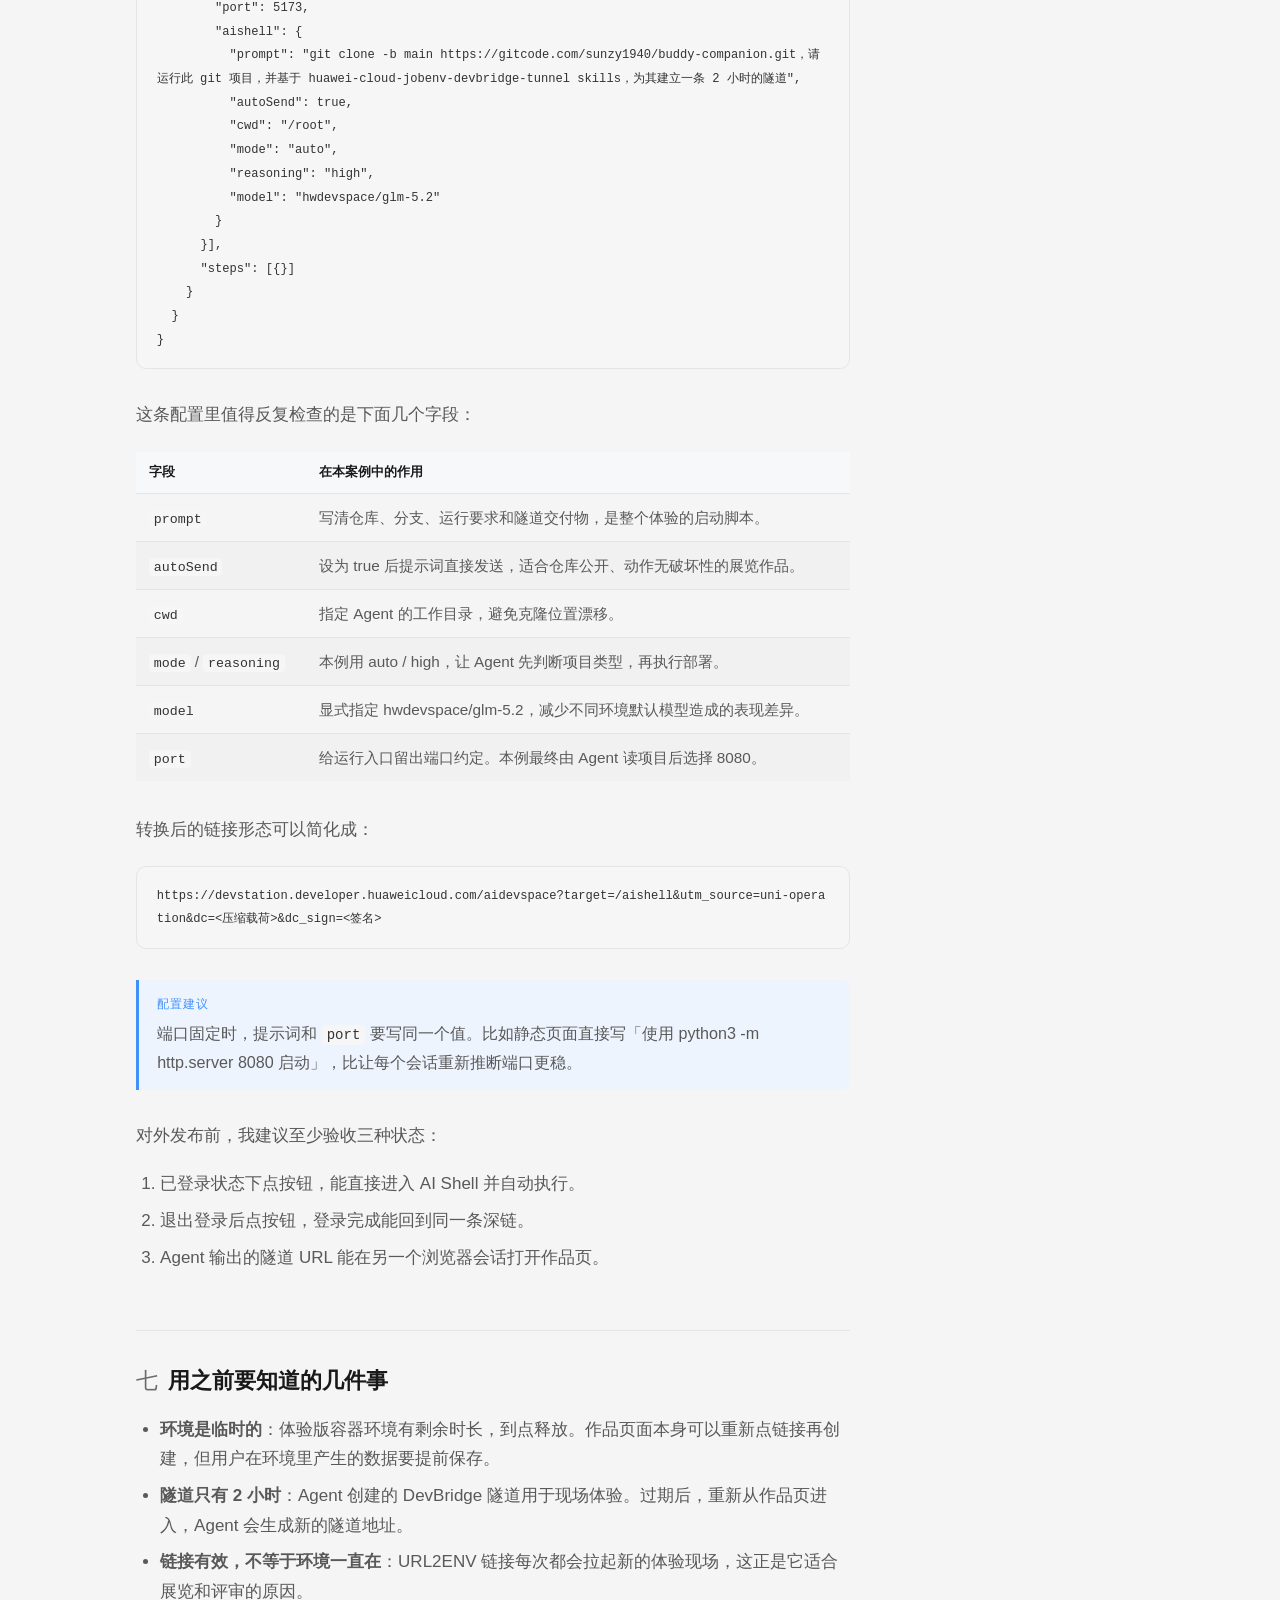
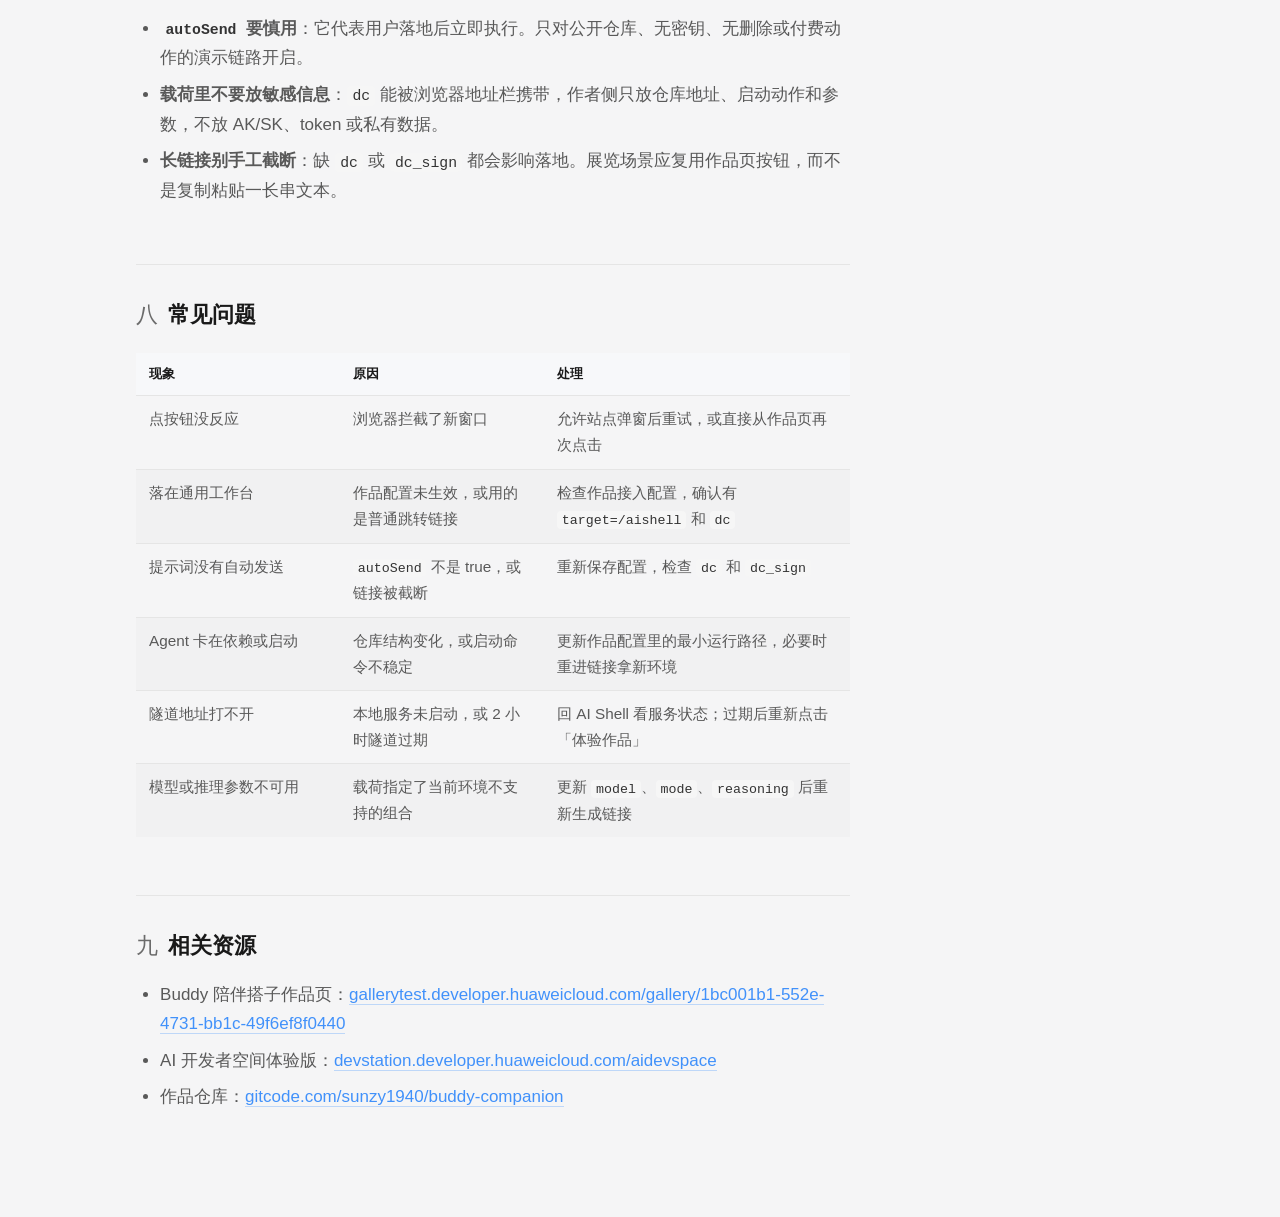
<file: cases/gallery/gallery-url2env-best-practice.html>
<!DOCTYPE html>
<html lang="zh-CN">

<head>
  <meta charset="UTF-8">
  <meta name="viewport" content="width=device-width, initial-scale=1">
  <title>从开发者作品展览馆作品跳转到 AI 开发者空间运行作品</title>
<link rel="icon" type="image/svg+xml" href="../../images/space.svg" />
  <style>
    :root {
      --bg: #fdfdfc;
      --fg: #1b1f24;
      --muted: #666e79;
      --line: #e6e3dd;
      --card: #ffffff;
      --accent: #4191FA;
      --accent-soft: #eef4fe;
      --code-bg: #f4f2ee;
      --toc: 15rem;
      --gap: clamp(2rem, 3vw, 3.25rem);
      --measure: 42rem;
      --pad: clamp(1.25rem, 3.2vw, 3.5rem);
    }

    @media (prefers-color-scheme: dark) {
      :root {
        --bg: #15171a;
        --fg: #e5e7ea;
        --muted: #9aa3ae;
        --line: #2a2e34;
        --card: #1b1e22;
        --accent: #7fb0f5;
        --accent-soft: #1c2735;
        --code-bg: #22262b;
      }
    }

    * {
      box-sizing: border-box
    }

    html {
      scroll-behavior: smooth;
      -webkit-text-size-adjust: 100%;
      font-size: 17px
    }

    body {
      margin: 0;
      background: var(--bg);
      color: var(--fg);
      font-family: -apple-system, BlinkMacSystemFont, "PingFang SC", "Hiragino Sans GB",
        "Microsoft YaHei", "Source Han Sans SC", "Noto Sans CJK SC", system-ui, sans-serif;
      line-height: 1.85;
    }

    @media (min-width:1600px) {
      html {
        font-size: 18px
      }
    }

    @media (min-width:2100px) {
      html {
        font-size: 19px
      }
    }

    @media (min-width:1800px) {
      :root {
        --measure: 45rem
      }
    }

    .progress {
      position: fixed;
      top: 0;
      left: 0;
      height: 2px;
      width: 0;
      background: var(--accent);
      z-index: 60
    }

    .wrap {
      display: grid;
      grid-template-columns: minmax(0, var(--measure)) var(--toc);
      justify-content: center;
      column-gap: var(--gap);
      margin: 0 auto;
      padding: 0 var(--pad);
    }

    main {
      grid-column: 1;
      min-width: 0;
      padding: 2.6rem 0 5rem
    }

    main>* {
      max-width: min(var(--measure), 100%)
    }

    h1 {
      font-size: clamp(1.58rem, 1.3rem + .55vw, 1.8rem);
      line-height: 1.4;
      margin: 0 0 .9rem;
      letter-spacing: -.01em;
      font-weight: 700
    }

    .lead {
      font-size: 1.08em;
      line-height: 1.8;
      margin: 0 0 1.6rem
    }

    .facts {
      display: flex;
      flex-wrap: wrap;
      gap: .55rem 2rem;
      margin: 0 0 2rem;
      padding: 0 0 1.4rem;
      border-bottom: 1px solid var(--line);
      font-size: .88rem;
      color: var(--muted);
    }

    .facts b {
      color: var(--fg);
      font-weight: 600
    }

    h2 {
      font-size: 1.32em;
      line-height: 1.45;
      font-weight: 650;
      margin: 3.4rem 0 1rem;
      text-wrap: balance;
      padding-top: 2rem;
      border-top: 1px solid var(--line);
      scroll-margin-top: 1.5rem
    }

    h2:first-of-type {
      margin-top: 1.6rem;
      padding-top: 0;
      border-top: 0
    }

    h3 {
      font-size: 1.06em;
      font-weight: 650;
      margin: 2.2rem 0 .7rem
    }

    .sec-no {
      color: var(--muted);
      font-weight: 500;
      margin-right: .6rem;
      font-variant-numeric: tabular-nums
    }

    p {
      margin: 0 0 1.1rem
    }

    ul,
    ol {
      margin: 0 0 1.15rem;
      padding-left: 1.4rem
    }

    li {
      margin: .4rem 0
    }

    strong {
      font-weight: 650
    }

    a {
      color: var(--accent);
      text-decoration: none;
      border-bottom: 1px solid color-mix(in srgb, var(--accent) 30%, transparent)
    }

    a:hover {
      border-bottom-color: var(--accent)
    }

    .nb {
      white-space: nowrap
    }

    code {
      font-family: ui-monospace, SFMono-Regular, Menlo, Consolas, monospace;
      font-size: .87em;
      background: var(--code-bg);
      padding: .12em .36em;
      border-radius: 4px;
      word-break: break-word
    }

    pre {
      margin: 1.2rem 0 1.8rem;
      background: var(--card);
      border: 1px solid var(--line);
      border-radius: 10px;
      padding: 1rem 1.15rem;
      overflow: auto;
      font-size: .82rem;
      line-height: 1.7
    }

    pre code {
      background: none;
      padding: 0;
      white-space: pre-wrap;
      word-break: break-all
    }

    .step {
      margin: 2rem 0 2.4rem
    }

    .step h3 {
      display: flex;
      align-items: baseline;
      gap: .6rem;
      margin: 0 0 .5rem
    }

    .step h3 .n {
      flex: none;
      width: 1.6rem;
      height: 1.6rem;
      border-radius: 50%;
      background: var(--accent-soft);
      color: var(--accent);
      font-size: .8rem;
      font-weight: 600;
      display: grid;
      place-items: center;
      align-self: center
    }

    .done {
      margin: .9rem 0 0;
      font-size: .9rem;
      color: var(--muted)
    }

    .done::before {
      content: "完成标志";
      display: inline-block;
      margin-right: .5rem;
      font-size: .72rem;
      letter-spacing: .06em;
      color: var(--accent);
      border: 1px solid color-mix(in srgb, var(--accent) 35%, transparent);
      border-radius: 99px;
      padding: .05rem .5rem;
      vertical-align: 1px
    }

    figure {
      margin: 1.5rem 0 2.1rem
    }

    figure img {
      display: block;
      width: 100%;
      height: auto;
      border: 1px solid var(--line);
      border-radius: 10px;
      background: var(--card);
      cursor: zoom-in
    }

    figcaption {
      margin-top: .6rem;
      font-size: .84em;
      line-height: 1.65;
      color: var(--muted)
    }

    figcaption b {
      color: var(--fg);
      font-weight: 600
    }

    .tablewrap {
      overflow-x: auto;
      margin: 1.3rem 0 2rem
    }

    table {
      border-collapse: collapse;
      width: 100%;
      font-size: .9em;
      line-height: 1.7;
      min-width: 28rem
    }

    th,
    td {
      padding: .6rem .75rem;
      text-align: left;
      vertical-align: top;
      border-bottom: 1px solid var(--line)
    }

    thead th {
      font-size: .82em;
      font-weight: 600;
      color: var(--muted);
      white-space: nowrap;
      background: var(--card)
    }

    tbody tr:nth-child(even) {
      background: color-mix(in srgb, var(--line) 22%, transparent)
    }

    tbody tr:last-child td {
      border-bottom: 0
    }

    .note {
      border-left: 3px solid var(--accent);
      background: var(--accent-soft);
      border-radius: 0 8px 8px 0;
      padding: .85rem 1.05rem;
      margin: 1.3rem 0 1.8rem;
      font-size: .95em
    }

    .note p:last-child {
      margin: 0
    }

    .note .lbl {
      display: block;
      font-size: .74em;
      letter-spacing: .08em;
      color: var(--accent);
      margin-bottom: .25rem
    }

    aside {
      grid-column: 2;
      min-width: 0
    }

    nav.toc {
      position: sticky;
      top: 0;
      max-height: 100vh;
      overflow: auto;
      padding: 2.8rem 0 3rem;
      font-size: .88rem
    }

    nav.toc .hd {
      font-size: .72rem;
      letter-spacing: .1em;
      color: var(--muted);
      margin: 0 0 1rem
    }

    nav.toc ol {
      list-style: none;
      margin: 0;
      padding: 0
    }

    nav.toc li {
      margin: .05rem 0
    }

    nav.toc a {
      display: block;
      padding: .24rem .7rem;
      color: var(--muted);
      text-decoration: none;
      border-left: 2px solid transparent;
      border-radius: 0 4px 4px 0;
      line-height: 1.5
    }

    nav.toc a:hover {
      color: var(--fg);
      background: var(--accent-soft)
    }

    nav.toc a.on {
      color: var(--accent);
      border-left-color: var(--accent);
      background: var(--accent-soft);
      font-weight: 600
    }

    .end {
      margin-top: 3.6rem;
      padding-top: 1.2rem;
      border-top: 1px solid var(--line);
      font-size: .86em;
      color: var(--muted)
    }

    #lb {
      position: fixed;
      inset: 0;
      background: rgba(0, 0, 0, .88);
      display: none;
      place-items: center;
      z-index: 100;
      padding: 2rem;
      cursor: zoom-out
    }

    #lb.on {
      display: grid
    }

    #lb img {
      max-width: 100%;
      max-height: 100%;
      border-radius: 8px
    }

    @media (max-width:60rem) {
      .wrap {
        grid-template-columns: 1fr;
        padding: 0 1.35rem
      }

      main {
        grid-column: 1;
        padding-top: 1.5rem
      }

      aside {
        display: none
      }

      main>* {
        max-width: 100%
      }
    }

    @media print {

      aside,
      .progress,
      #lb {
        display: none
      }

      body {
        background: #fff;
        color: #000;
        font-size: 10.5pt;
        line-height: 1.6
      }

      .wrap {
        display: block;
        max-width: none;
        padding: 0
      }

      main>* {
        max-width: none
      }

      h2 {
        break-after: avoid;
        border-top: 1px solid #ccc
      }

      figure,
      table,
      .step,
      .note {
        break-inside: avoid
      }

      a {
        color: #000;
        border-bottom: 0
      }

      a[href^="http"]::after {
        content: " (" attr(href) ")";
        font-size: 8pt;
        color: #555
      }
    }
  </style>
  <link rel="stylesheet" href="../guide-theme.css" />
</head>

<body>
  <nav class="guide-crumb">
    <a href="../../AIDevspace.html#practice-cases">操作指南</a>
    <span class="sep">/</span>
    <span>实践案例</span>
    <span class="sep">/</span>
    <span class="cur">从作品展览馆跳转到 AI 开发者空间</span>
  </nav>
  <div class="progress" id="prog"></div>

  <div class="wrap">
    <main>
      <h1>从开发者作品展览馆作品<span class="nb">跳转到</span> AI 开发者空间<span class="nb">运行作品</span></h1>
      <p class="lead">从 Buddy 陪伴搭子的作品页到能填写的 HelloCard 页面，观众只需要点一次「体验作品」。中间的登录、环境创建、克隆、部署和 2 小时公网隧道，都被一条 URL2ENV
        深链提前安排好；这篇文章记录的就是这条链路怎么跑通，以及作者侧应该把哪些信息放进链接。</p>
      <p class="facts">
        <span>适合人群：<b>作品投稿作者、展览馆运营、需要让观众无门槛体验作品的人</b></span>
        <span>预计时间：<b>5 分钟</b></span>
        <span>前置条件：<b>华为云账号（观众侧）；作品运行配置（作者侧）</b></span>
      </p>

      <h2 id="s1"><span class="sec-no">一</span>先认识 Buddy 陪伴搭子和「体验作品」</h2>

      <p>Buddy 陪伴搭子来自 2026 高校训练营，作者是 hwstaff_blue_dev · 中南大学，源码在 GitCode 的
        <code>sunzy1940/buddy-companion</code>。这个案例没有铺开全部能力，只选其中的 HelloCard
        做验收对象：表单能不能填、页面能不能通过公网打开，一眼就能判断，适合当作展览现场的完整演示。</p>

      <p>「体验作品」按钮也不是普通跳转。展览馆在作品接入时保存运行配置，服务端压缩、签名后交给开发者空间。点开链接，AI Shell 按里面的 <code>target</code> 打开，<code>dc</code>
        展开成一条可执行提示词，<code>autoSend</code> 又让这条提示词不用等人再敲一遍。</p>

      <p>下文先按观众的路径走一遍，再倒回作者侧看这条链接是怎么配置出来的。这样拆开的原因很简单：观众关心页面能不能用，作者关心链接里的提示词、端口和安全边界。</p>

      <figure>
        <img src="assets/gallery-work-entry.png" alt="开发者作品展览馆作品页，显示 Buddy 陪伴搭子标题和体验作品按钮">
        <figcaption><b>图 1</b>　Buddy 陪伴搭子作品页，「体验作品」由展览馆服务端生成的深链驱动。</figcaption>
      </figure>

      <h2 id="s2"><span class="sec-no">二</span>以前的做法：给一个作品页，剩下观众自己来</h2>

      <p>没有深链时，一次作品体验会被拆成几件事：找仓库、读 README、判断运行方式，最后还得想办法让页面给别人访问。开发者做这些不难，但在展览或评审现场，每多一步，愿意等的人就少一批。</p>

      <p>对作者来说，麻烦也不只出现在第一次投稿。项目结构变了、端口变了、启动命令变了，散落在文档里的说明都要跟着补。作品介绍越完整，运行路径越容易被忽略，断层也就越明显。</p>

      <h2 id="s3"><span class="sec-no">三</span>URL 即环境带来的变化：从看作品到跑作品</h2>

      <p>URL2ENV 做的事情很直接：<strong>把运行作品的动作写进链接</strong>。展览馆保存的那份 <code>dc</code> 载荷包含提示词和运行参数，服务端签名后交给开发者空间；开发者空间校验签名，再按
        <code>target</code> 进入 AI Shell，把提示词交给 Agent 执行。</p>

      <p>这条链路里有四层信息：</p>

      <ul>
        <li><code>target=/aishell</code> 决定落地界面；</li>
        <li><code>dc</code> 携带提示词、运行参数和 <code>autoSend</code> 行为；</li>
        <li><code>dc_sign</code> 保证载荷没有被中途改写；</li>
        <li><code>utm_source=uni-operation</code> 记录这次体验来自展览馆投放。</li>
      </ul>

      <p>对观众来说，差别不在「多了一个按钮」，而在点开前就已经有了明确的执行顺序：</p>

      <div class="tablewrap">
        <table>
          <thead>
            <tr>
              <th style="width:9rem">环节</th>
              <th>没有深链</th>
              <th>有深链</th>
            </tr>
          </thead>
          <tbody>
            <tr>
              <td>入口动作</td>
              <td>复制仓库地址，另开环境</td>
              <td>点一次「体验作品」</td>
            </tr>
            <tr>
              <td>任务描述</td>
              <td>自己写克隆、启动和暴露访问的命令</td>
              <td>提示词已经随链接送进 AI Shell</td>
            </tr>
            <tr>
              <td>执行方式</td>
              <td>观众逐条命令试运行</td>
              <td>Agent 按载荷里的指令执行</td>
            </tr>
            <tr>
              <td>访问结果</td>
              <td>常常停在 localhost</td>
              <td>得到一条可分享的 DevBridge 隧道地址</td>
            </tr>
            <tr>
              <td>作者维护</td>
              <td>重复写「如何运行」的说明</td>
              <td>一份配置随作品页持续复用</td>
            </tr>
          </tbody>
        </table>
      </div>

      <h2 id="s4"><span class="sec-no">四</span>开始前要确认的几件事</h2>

      <ul>
        <li><strong>华为云账号</strong>：观众侧已注册即可。没登录会先跳华为云登录，登录完回到深链。</li>
        <li><strong>作品页能看到「体验作品」</strong>：<a
            href="https://gallerytest.developer.huaweicloud.com/gallery/1bc001b1-552e-4731-bb1c-49f6ef8f0440">gallerytest.developer.huaweicloud.com/gallery/1bc001b1-552e-4731-bb1c-49f6ef8f0440</a>。
        </li>
        <li><strong>作品侧已配置运行信息</strong>：观众不用手工生成链接；作者侧只要确认仓库可访问、启动方式稳定、端口和提示词一致。</li>
      </ul>

      <h2 id="s5"><span class="sec-no">五</span>动手体验：从作品页点一次「体验作品」</h2>

      <p>这一段按观众看到的顺序走完整链路。整条会话不需要观众重新描述任务，只需要在浏览器和 AI Shell 之间核对结果。</p>

      <div class="step">
        <h3><span class="n">1</span>打开作品页，点「体验作品」</h3>
        <p>按钮在作品标题下方。点击后新开开发者空间；首次进入会先登录并完成环境初始化，已登录用户则直接落到 AI Shell。</p>
        <p class="done">作品页里的标题、简介和「体验作品」按钮都能正常显示。</p>
      </div>

      <div class="step">
        <h3><span class="n">2</span>确认 AI Shell 里的自动发送行为</h3>
        <p>AI Shell 打开时，预置提示词已经作为用户消息出现在会话里，不需要再按一次发送。Agent 先拆任务：克隆仓库、加载 DevBridge 隧道 skill、检查项目结构。</p>
        <figure>
          <img src="assets/gallery-aishell-autosend-landing.png" alt="AI Shell 会话显示自动发送的预置提示词，Agent 已开始执行克隆和加载 skill">
          <figcaption><b>图 2</b>　AI Shell 落地页。预置提示词已自动发送，Agent 已开始克隆仓库和加载 skill。</figcaption>
        </figure>
        <p class="done">会话标题和预置提示词可见，Agent 输出执行计划。</p>
      </div>

      <div class="step">
        <h3><span class="n">3</span>看 Agent 完成克隆、运行和隧道创建</h3>
        <p>Agent 识别出这是一个静态 HTML 贺卡页面后，用 <code>python3 -m http.server 8080</code> 起服务，再通过 DevBridge 建 2
          小时隧道。最后把本地访问结果、隧道有效期和公网 URL 一起列出来。</p>
        <figure>
          <img src="assets/gallery-aishell-final-result.png" alt="AI Shell 完成情况，显示项目克隆、HTTP 服务启动、2 小时隧道和公网访问地址">
          <figcaption><b>图 3</b>　完成情况。项目克隆、8080 服务、2 小时隧道和公网访问地址一次给出。</figcaption>
        </figure>
        <p class="done">拿到 Agent 验证过的公网访问地址，并看到 HTTP 200 结果。</p>
      </div>

      <div class="step">
        <h3><span class="n">4</span>打开隧道地址，验证作品真正可体验</h3>
        <p>在另一个浏览器会话打开返回的隧道 URL。首次访问这类域名可能先出现安全提示，确认后进入作品页。这里最终加载出 HelloCard 表单，收件人、祝福语、主题和卡片风格都能直接填。</p>
        <figure>
          <img src="assets/gallery-tunnel-access-page.png" alt="通过 DevBridge 隧道访问 HelloCard 电子贺卡页面">
          <figcaption><b>图 4</b>　通过隧道 URL 打开的 HelloCard 页面。观众不需要安装任何东西。</figcaption>
        </figure>
        <p class="done">作品页面在公网 URL 上加载成功，表单可交互。</p>
      </div>

      <h2 id="s6"><span class="sec-no">六</span>给投稿作者：这条链接是怎么创建的</h2>

      <p>展览馆不是让作者在「链接生成」界面手工填表。作品接入时保存配置，服务端转换成 <code>dc</code> 载荷并附签名。作者真正要把控的是最小可体验动作：哪个仓库、什么分支、怎么启动、怎么暴露给浏览器。</p>

      <p>Buddy 这条深链对应的载荷结构如下：</p>

      <pre><code>{
  "name": "体验作品",
  "customizations": {
    "aidevspace": {
      "launch": [{
        "port": 5173,
        "aishell": {
          "prompt": "git clone -b main https://gitcode.com/sunzy1940/buddy-companion.git，请运行此 git 项目，并基于 huawei-cloud-jobenv-devbridge-tunnel skills，为其建立一条 2 小时的隧道",
          "autoSend": true,
          "cwd": "/root",
          "mode": "auto",
          "reasoning": "high",
          "model": "hwdevspace/glm-5.2"
        }
      }],
      "steps": [{}]
    }
  }
}</code></pre>

      <p>这条配置里值得反复检查的是下面几个字段：</p>

      <div class="tablewrap">
        <table>
          <thead>
            <tr>
              <th style="width:10rem">字段</th>
              <th>在本案例中的作用</th>
            </tr>
          </thead>
          <tbody>
            <tr>
              <td><code>prompt</code></td>
              <td>写清仓库、分支、运行要求和隧道交付物，是整个体验的启动脚本。</td>
            </tr>
            <tr>
              <td><code>autoSend</code></td>
              <td>设为 true 后提示词直接发送，适合仓库公开、动作无破坏性的展览作品。</td>
            </tr>
            <tr>
              <td><code>cwd</code></td>
              <td>指定 Agent 的工作目录，避免克隆位置漂移。</td>
            </tr>
            <tr>
              <td><code>mode</code> / <code>reasoning</code></td>
              <td>本例用 auto / high，让 Agent 先判断项目类型，再执行部署。</td>
            </tr>
            <tr>
              <td><code>model</code></td>
              <td>显式指定 hwdevspace/glm-5.2，减少不同环境默认模型造成的表现差异。</td>
            </tr>
            <tr>
              <td><code>port</code></td>
              <td>给运行入口留出端口约定。本例最终由 Agent 读项目后选择 8080。</td>
            </tr>
          </tbody>
        </table>
      </div>

      <p>转换后的链接形态可以简化成：</p>

      <pre><code>https://devstation.developer.huaweicloud.com/aidevspace?target=/aishell&amp;utm_source=uni-operation&amp;dc=&lt;压缩载荷&gt;&amp;dc_sign=&lt;签名&gt;</code></pre>

      <div class="note">
        <span class="lbl">配置建议</span>
        <p>端口固定时，提示词和 <code>port</code> 要写同一个值。比如静态页面直接写「使用 python3 -m http.server 8080 启动」，比让每个会话重新推断端口更稳。</p>
      </div>

      <p>对外发布前，我建议至少验收三种状态：</p>

      <ol>
        <li>已登录状态下点按钮，能直接进入 AI Shell 并自动执行。</li>
        <li>退出登录后点按钮，登录完成能回到同一条深链。</li>
        <li>Agent 输出的隧道 URL 能在另一个浏览器会话打开作品页。</li>
      </ol>

      <h2 id="s7"><span class="sec-no">七</span>用之前要知道的几件事</h2>

      <ul>
        <li><strong>环境是临时的</strong>：体验版容器环境有剩余时长，到点释放。作品页面本身可以重新点链接再创建，但用户在环境里产生的数据要提前保存。</li>
        <li><strong>隧道只有 2 小时</strong>：Agent 创建的 DevBridge 隧道用于现场体验。过期后，重新从作品页进入，Agent 会生成新的隧道地址。</li>
        <li><strong>链接有效，不等于环境一直在</strong>：URL2ENV 链接每次都会拉起新的体验现场，这正是它适合展览和评审的原因。</li>
        <li><strong><code>autoSend</code> 要慎用</strong>：它代表用户落地后立即执行。只对公开仓库、无密钥、无删除或付费动作的演示链路开启。</li>
        <li><strong>载荷里不要放敏感信息</strong>：<code>dc</code> 能被浏览器地址栏携带，作者侧只放仓库地址、启动动作和参数，不放 AK/SK、token 或私有数据。</li>
        <li><strong>长链接别手工截断</strong>：缺 <code>dc</code> 或 <code>dc_sign</code> 都会影响落地。展览场景应复用作品页按钮，而不是复制粘贴一长串文本。</li>
      </ul>

      <h2 id="s8"><span class="sec-no">八</span>常见问题</h2>

      <div class="tablewrap">
        <table>
          <thead>
            <tr>
              <th style="width:12rem">现象</th>
              <th style="width:12rem">原因</th>
              <th>处理</th>
            </tr>
          </thead>
          <tbody>
            <tr>
              <td>点按钮没反应</td>
              <td>浏览器拦截了新窗口</td>
              <td>允许站点弹窗后重试，或直接从作品页再次点击</td>
            </tr>
            <tr>
              <td>落在通用工作台</td>
              <td>作品配置未生效，或用的是普通跳转链接</td>
              <td>检查作品接入配置，确认有 <code>target=/aishell</code> 和 <code>dc</code></td>
            </tr>
            <tr>
              <td>提示词没有自动发送</td>
              <td><code>autoSend</code> 不是 true，或链接被截断</td>
              <td>重新保存配置，检查 <code>dc</code> 和 <code>dc_sign</code></td>
            </tr>
            <tr>
              <td>Agent 卡在依赖或启动</td>
              <td>仓库结构变化，或启动命令不稳定</td>
              <td>更新作品配置里的最小运行路径，必要时重进链接拿新环境</td>
            </tr>
            <tr>
              <td>隧道地址打不开</td>
              <td>本地服务未启动，或 2 小时隧道过期</td>
              <td>回 AI Shell 看服务状态；过期后重新点击「体验作品」</td>
            </tr>
            <tr>
              <td>模型或推理参数不可用</td>
              <td>载荷指定了当前环境不支持的组合</td>
              <td>更新 <code>model</code>、<code>mode</code>、<code>reasoning</code> 后重新生成链接</td>
            </tr>
          </tbody>
        </table>
      </div>

      <h2 id="s9"><span class="sec-no">九</span>相关资源</h2>

      <ul>
        <li>Buddy 陪伴搭子作品页：<a
            href="https://gallerytest.developer.huaweicloud.com/gallery/1bc001b1-552e-4731-bb1c-49f6ef8f0440">gallerytest.developer.huaweicloud.com/gallery/1bc001b1-552e-4731-bb1c-49f6ef8f0440</a>
        </li>
        <li>AI 开发者空间体验版：<a
            href="https://devstation.developer.huaweicloud.com/aidevspace">devstation.developer.huaweicloud.com/aidevspace</a>
        </li>
        <li>作品仓库：<a href="https://gitcode.com/sunzy1940/buddy-companion">gitcode.com/sunzy1940/buddy-companion</a></li>
      </ul>
    </main>

    <aside>
      <nav class="toc" aria-label="本页内容">
        <p class="hd">本页内容</p>
        <ol id="toclist">
          <li><a href="#s1">一　先认识 Buddy 陪伴搭子</a></li>
          <li><a href="#s2">二　以前的做法</a></li>
          <li><a href="#s3">三　URL 即环境带来的变化</a></li>
          <li><a href="#s4">四　开始前，请准备</a></li>
          <li><a href="#s5">五　动手体验</a></li>
          <li><a href="#s6">六　这条链接是怎么创建的</a></li>
          <li><a href="#s7">七　用之前要知道</a></li>
          <li><a href="#s8">八　常见问题</a></li>
          <li><a href="#s9">九　相关资源</a></li>
        </ol>
      </nav>
    </aside>
  </div>

  <div id="lb" role="dialog" aria-label="放大的截图"><img alt=""></div>

  <script>
    (function () {
      var links = [].slice.call(document.querySelectorAll('#toclist a'));
      var heads = links.map(function (a) { return document.querySelector(a.getAttribute('href')); });
      var bar = document.getElementById('prog');

      function update() {
        var idx = 0;
        for (var i = 0; i < heads.length; i++) {
          if (heads[i] && heads[i].getBoundingClientRect().top <= 140) idx = i;
        }
        links.forEach(function (a, i) { a.classList.toggle('on', i === idx); });
        var h = document.documentElement.scrollHeight - window.innerHeight;
        bar.style.width = (h > 0 ? Math.min(100, (window.scrollY / h) * 100) : 0) + '%';
      }
      window.addEventListener('scroll', update, { passive: true });
      window.addEventListener('resize', update);
      update();

      var lb = document.getElementById('lb'), img = lb.querySelector('img');
      document.querySelectorAll('figure img').forEach(function (el) {
        el.addEventListener('click', function () { img.src = el.src; lb.classList.add('on'); });
      });
      lb.addEventListener('click', function () { lb.classList.remove('on'); img.src = ''; });
      document.addEventListener('keydown', function (e) {
        if (e.key === 'Escape') { lb.classList.remove('on'); img.src = ''; }
      });
    })();
  </script>
</body>

</html>
</file>
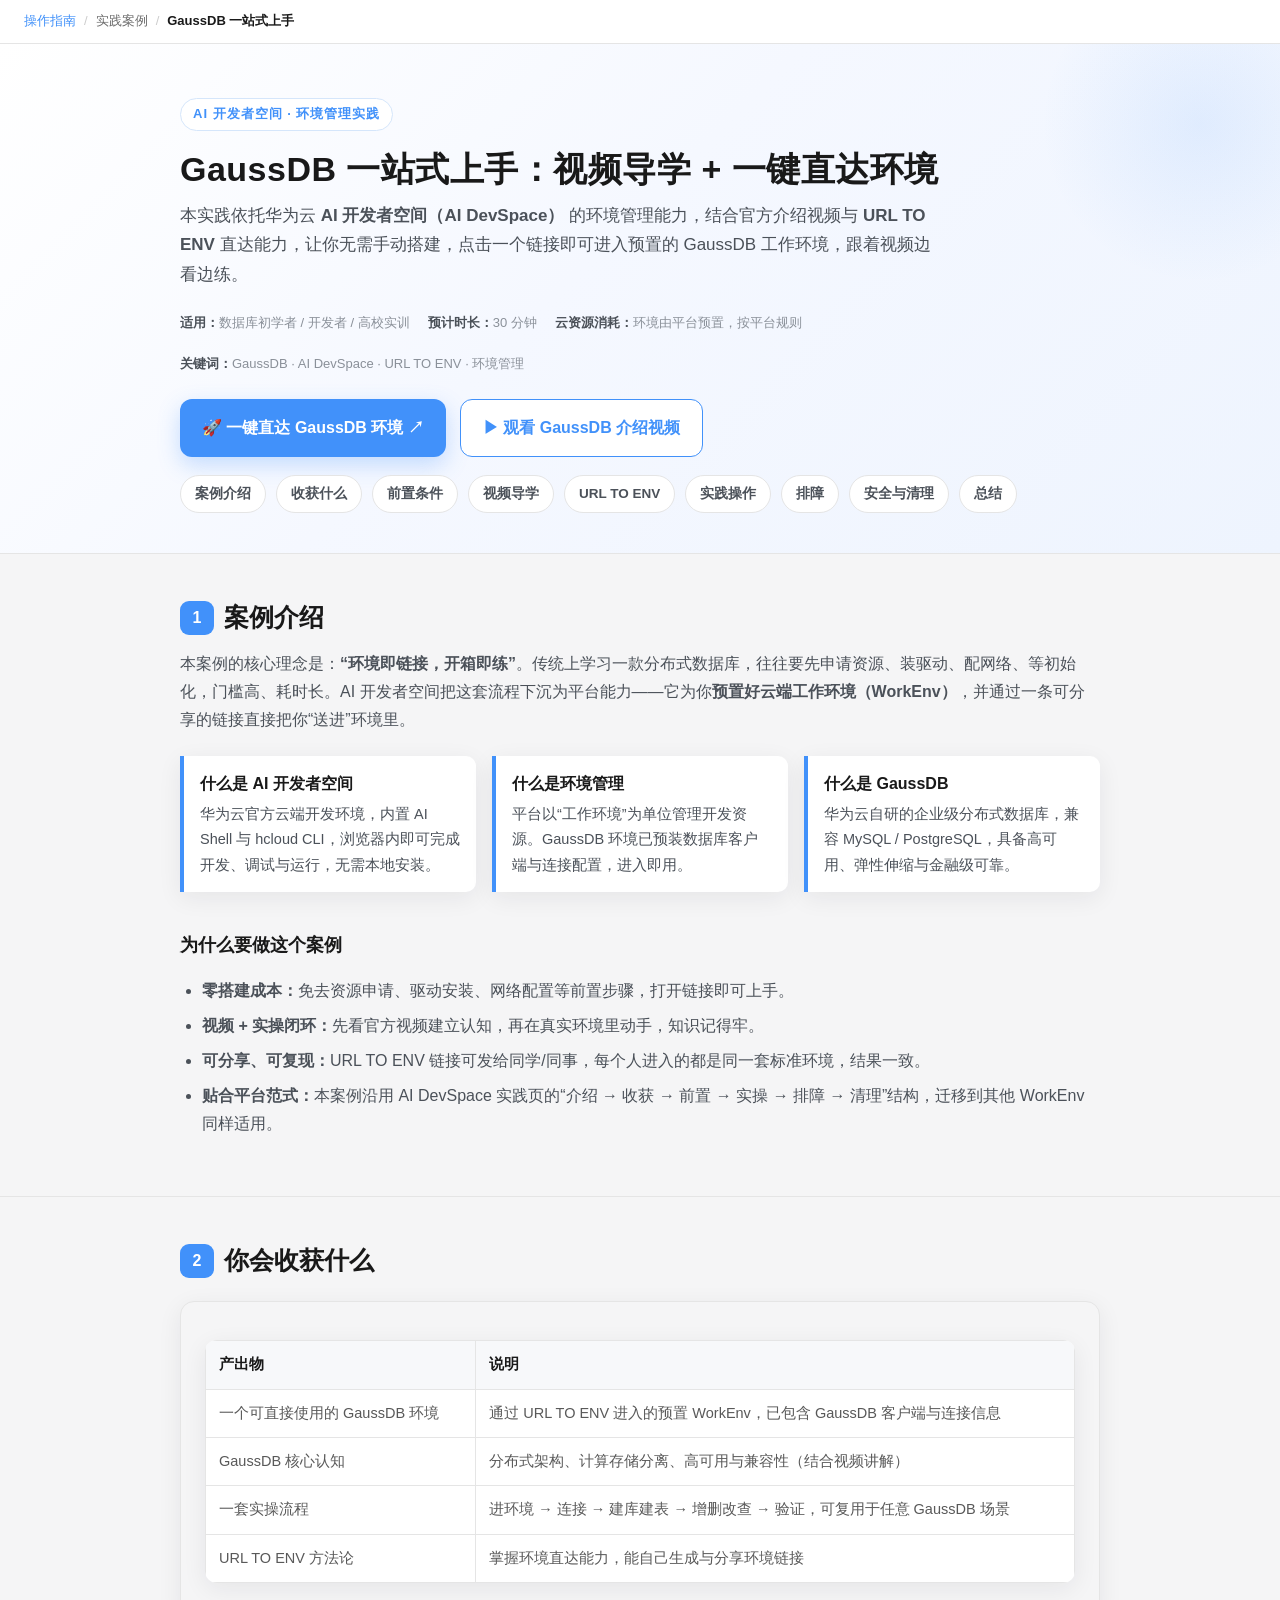
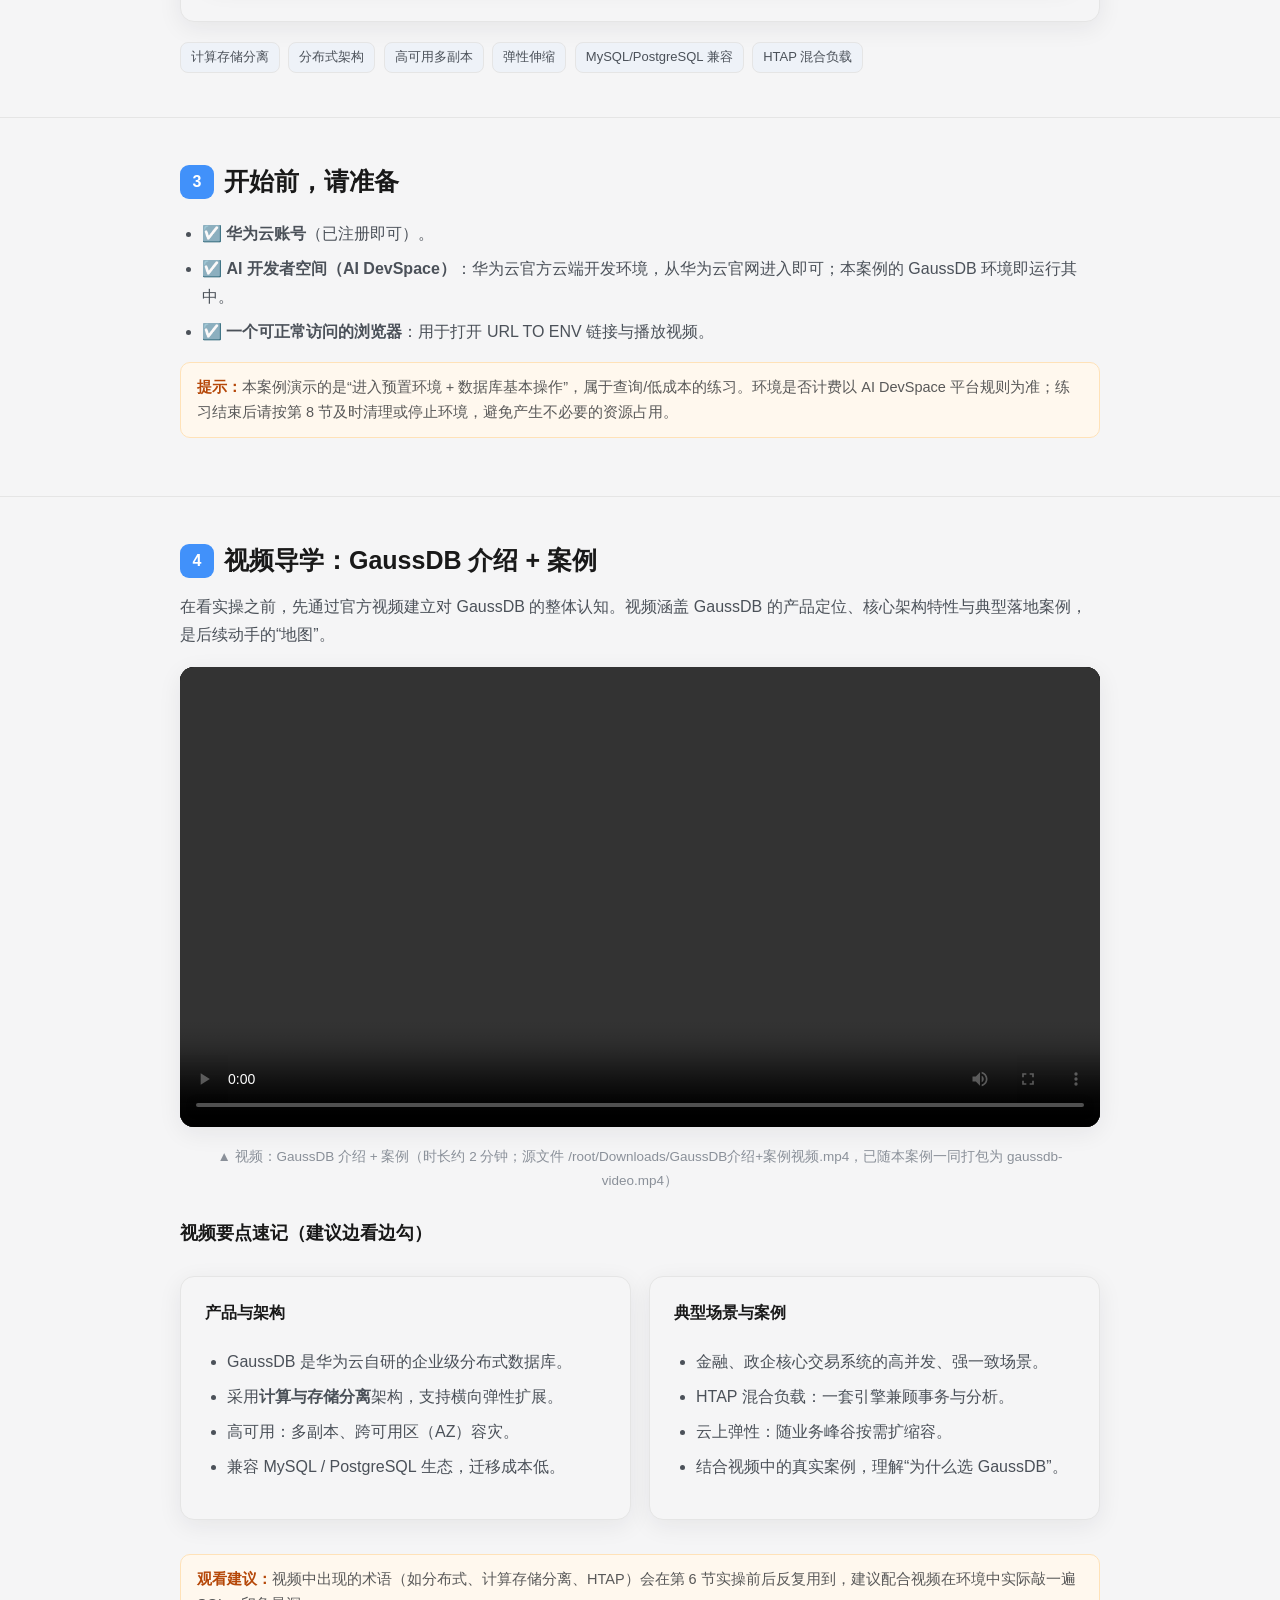
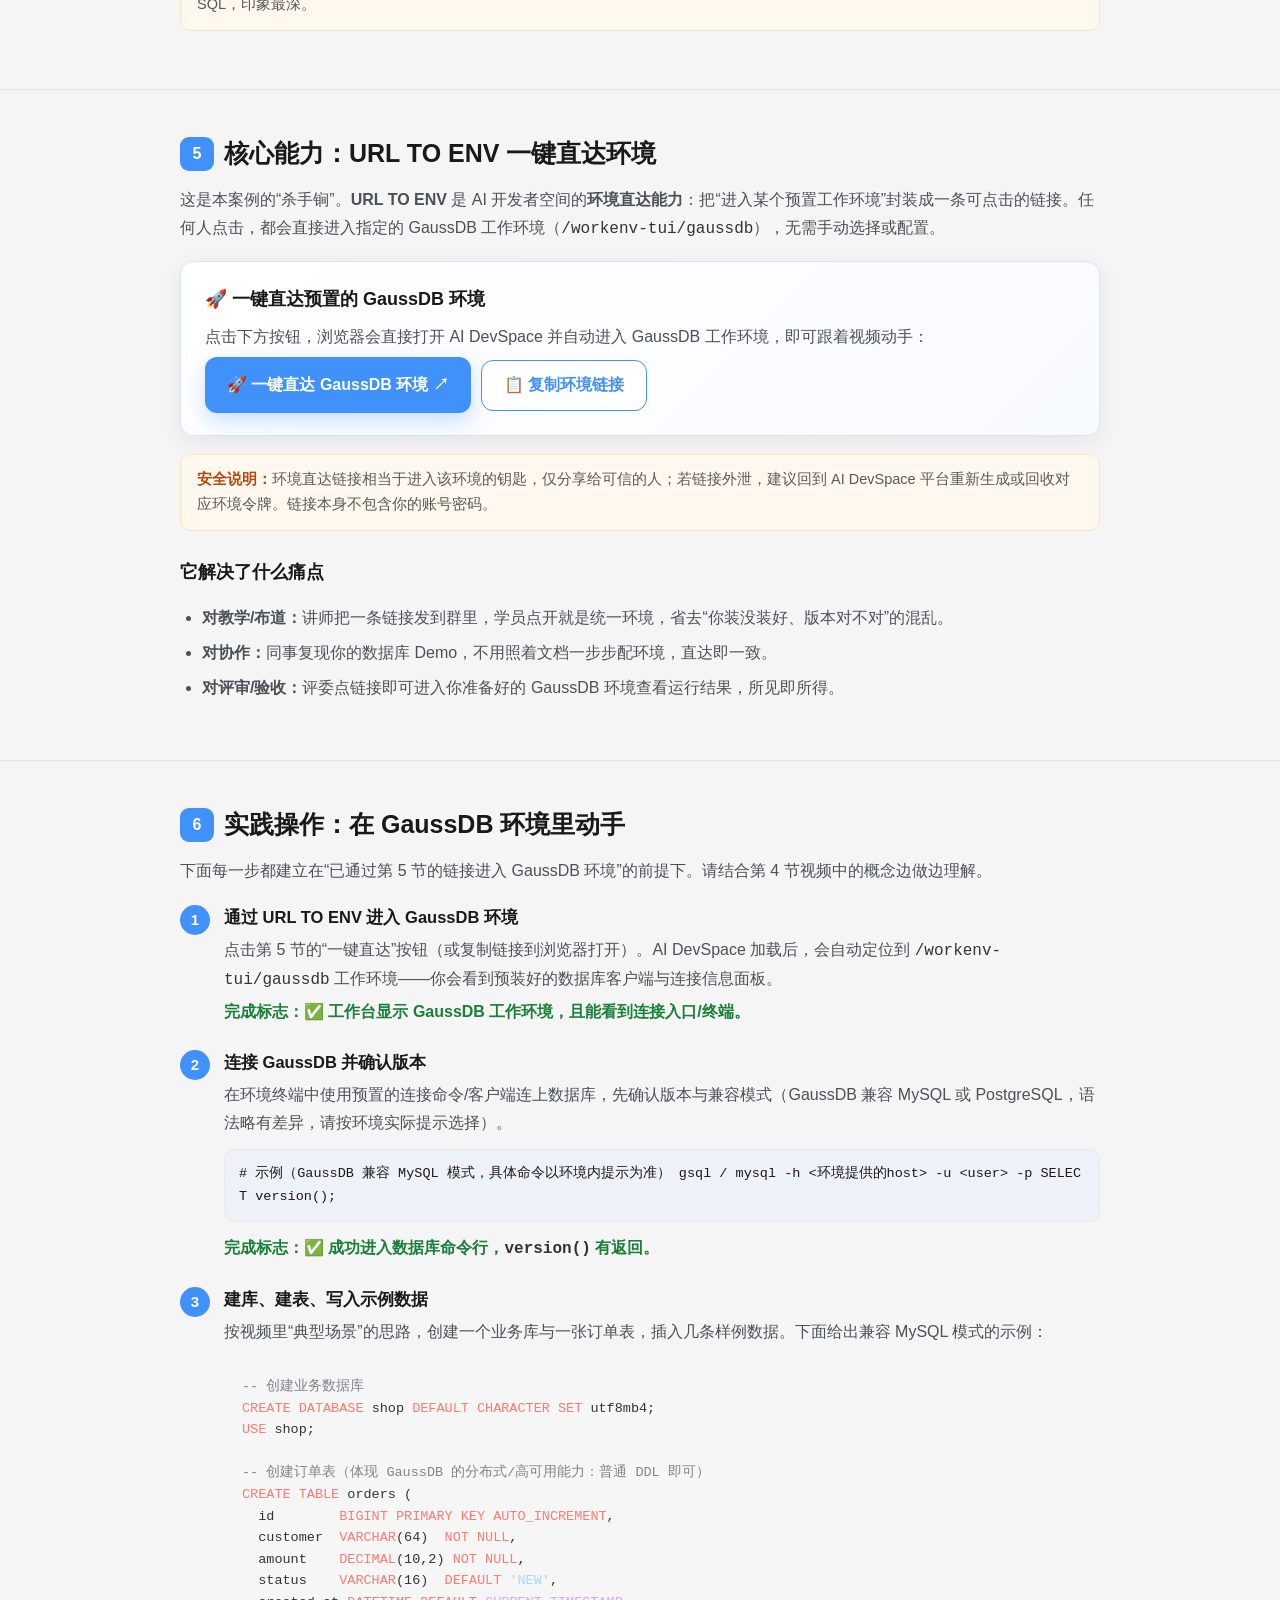
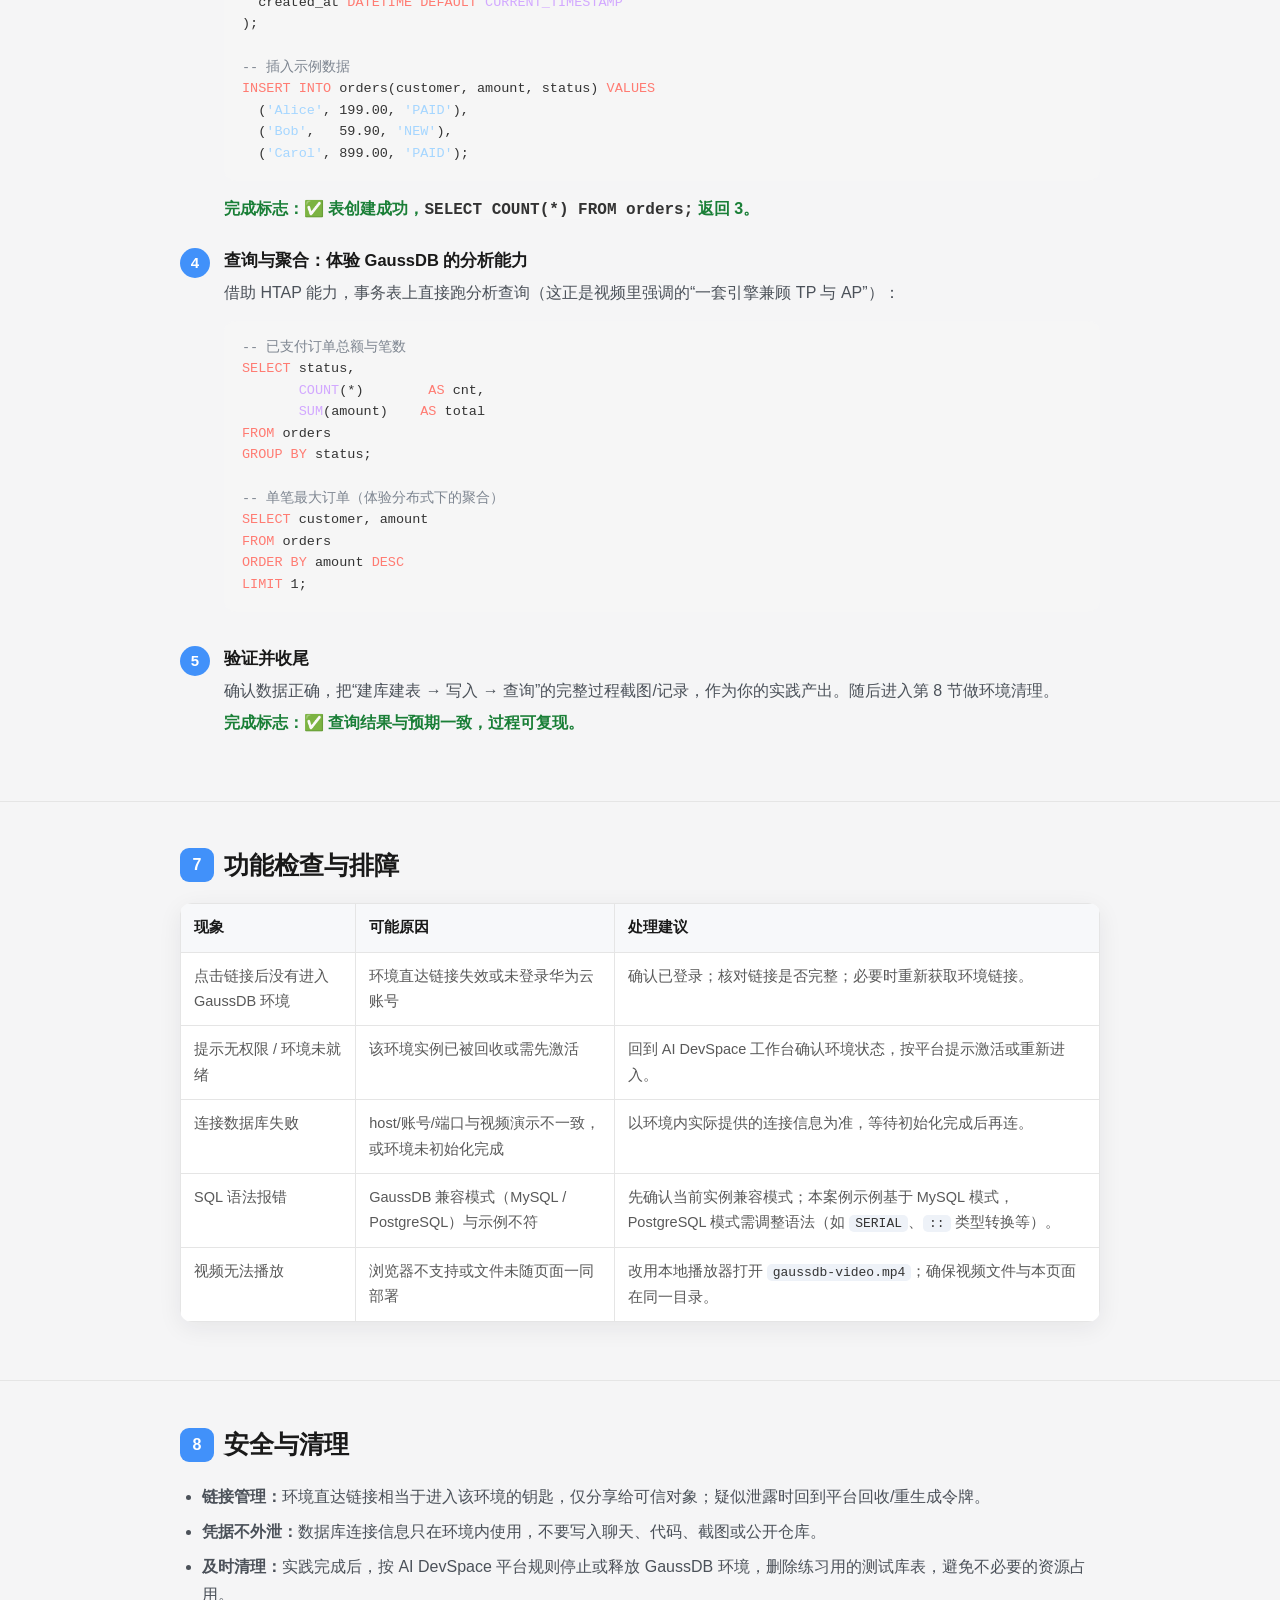
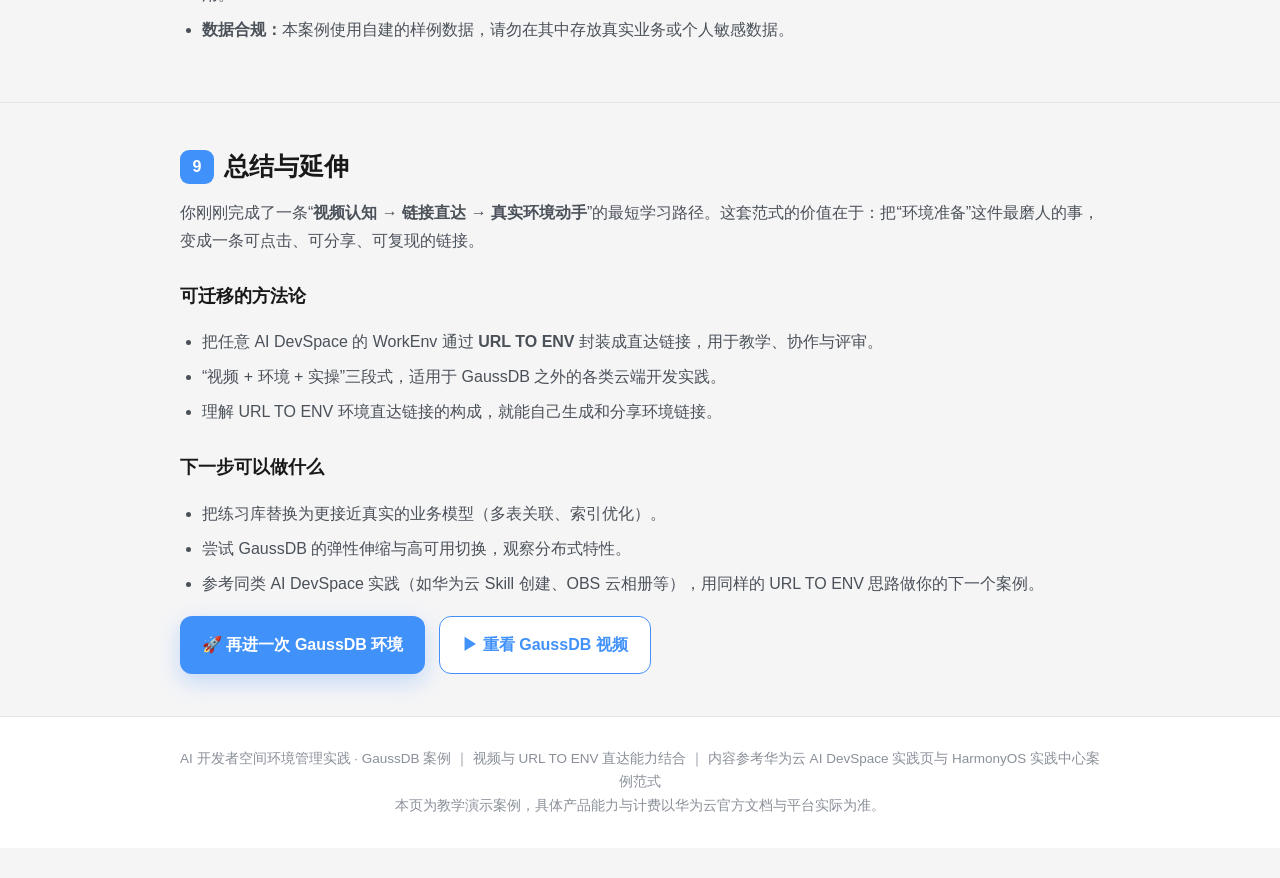
<file: cases/GaussDB/GaussDB.html>
<!DOCTYPE html>
<html lang="zh-CN">
<head>
<meta charset="UTF-8" />
<meta name="viewport" content="width=device-width, initial-scale=1.0" />
<title>AI 开发者空间环境管理实践：GaussDB 一站式上手（视频 + 一键直达环境）</title>
<link rel="icon" type="image/svg+xml" href="../../images/space.svg" />
<style>
  :root{
    --hw-red:#4191FA;
    --hw-red-dark:#2F6FD0;
    --ink:#1f2329;
    --ink-2:#4b5159;
    --ink-3:#8a9099;
    --line:#e8eaf0;
    --bg:#ffffff;
    --bg-soft:#f6f8fb;
    --bg-soft2:#eef2f8;
    --ok:#1a7f37;
    --warn:#b54708;
    --radius:14px;
    --shadow:0 6px 24px rgba(31,35,41,.07);
  }
  *{box-sizing:border-box}
  html{scroll-behavior:smooth}
  body{
    margin:0;font-family:"PingFang SC","Microsoft YaHei","Hiragino Sans GB",system-ui,-apple-system,Segoe UI,Roboto,Helvetica,Arial,sans-serif;
    color:var(--ink);background:var(--bg-soft);line-height:1.7;-webkit-font-smoothing:antialiased;
  }
  a{color:var(--hw-red);text-decoration:none}
  a:hover{text-decoration:underline}
  .wrap{max-width:960px;margin:0 auto;padding:0 20px}

  /* Hero */
  .hero{
    background:linear-gradient(135deg,#fff 0%,#f5f8ff 45%,#eef4fe 100%);
    border-bottom:1px solid var(--line);padding:54px 0 40px;position:relative;overflow:hidden;
  }
  .hero:after{
    content:"";position:absolute;right:-80px;top:-80px;width:320px;height:320px;border-radius:50%;
    background:radial-gradient(circle,rgba(65,145,250,.10),transparent 70%);
  }
  .tag{display:inline-block;font-size:13px;letter-spacing:1px;color:var(--hw-red);background:#fff;border:1px solid #d5e6fb;padding:4px 12px;border-radius:999px;font-weight:600}
  .hero h1{font-size:34px;line-height:1.3;margin:16px 0 10px;font-weight:800;letter-spacing:.5px}
  .hero p.sub{font-size:17px;color:var(--ink-2);margin:0 0 22px;max-width:760px}
  .hero .meta{display:flex;gap:18px;flex-wrap:wrap;font-size:13px;color:var(--ink-3)}
  .hero .meta b{color:var(--ink-2);font-weight:600}

  /* CTA */
  .cta{
    display:inline-flex;align-items:center;gap:10px;background:var(--hw-red);color:#fff;font-weight:700;
    padding:14px 22px;border-radius:12px;font-size:16px;box-shadow:0 8px 22px rgba(65,145,250,.28);
    transition:transform .15s ease,box-shadow .15s ease;
  }
  .cta:hover{transform:translateY(-2px);box-shadow:0 12px 28px rgba(65,145,250,.34);text-decoration:none;color:#fff}
  .cta.ghost{background:#fff;color:var(--hw-red);border:1.5px solid var(--hw-red);box-shadow:none}
  .cta.ghost:hover{background:#f5f8ff}

  section{padding:42px 0;border-bottom:1px solid var(--line)}
  section.bg{background:var(--bg)}
  h2{font-size:25px;font-weight:800;margin:0 0 6px;display:flex;align-items:center;gap:10px}
  h2 .num{display:inline-flex;align-items:center;justify-content:center;width:34px;height:34px;border-radius:9px;background:var(--hw-red);color:#fff;font-size:16px;font-weight:800;flex:0 0 auto}
  h3{font-size:18px;font-weight:700;margin:26px 0 8px}
  p{margin:10px 0;color:var(--ink-2)}
  .lead{color:var(--ink-2);font-size:16px}
  ul,ol{color:var(--ink-2);padding-left:22px}
  li{margin:7px 0}

  .card{background:var(--bg);border:1px solid var(--line);border-radius:var(--radius);padding:22px 24px;box-shadow:var(--shadow);margin:18px 0}
  .grid2{display:grid;grid-template-columns:1fr 1fr;gap:18px}
  .grid3{display:grid;grid-template-columns:repeat(3,1fr);gap:16px}
  @media(max-width:760px){.grid2,.grid3{grid-template-columns:1fr}}

  .pill{display:inline-block;background:var(--bg-soft2);border:1px solid var(--line);border-radius:8px;padding:3px 10px;font-size:13px;color:var(--ink-2);margin:2px 4px 2px 0}
  .feature{border-left:4px solid var(--hw-red);background:#fff;padding:14px 16px;border-radius:0 10px 10px 0;margin:12px 0;box-shadow:var(--shadow)}
  .feature h4{margin:0 0 4px;font-size:16px}
  .feature p{margin:0;font-size:14.5px}

  /* Video */
  .video-wrap{position:relative;border-radius:var(--radius);overflow:hidden;box-shadow:var(--shadow);background:#000;margin:18px 0}
  .video-wrap video{display:block;width:100%;height:auto;max-height:520px;background:#000}
  .video-cap{font-size:13.5px;color:var(--ink-3);margin-top:8px;text-align:center}

  /* Code */
  pre{background:#0f1419;color:#e6edf3;border-radius:12px;padding:16px 18px;overflow:auto;font-size:13.5px;line-height:1.6;margin:14px 0}
  pre code{font-family:"SFMono-Regular",Consolas,Menlo,monospace;white-space:pre}
  .tok-c{color:#7d8590}
  .tok-k{color:#ff7b72}
  .tok-s{color:#a5d6ff}
  .tok-f{color:#d2a8ff}
  .cmd{background:var(--bg-soft2);border:1px dashed var(--line);border-radius:10px;padding:12px 14px;font-family:monospace;font-size:13.5px;color:var(--ink);margin:12px 0;word-break:break-all}

  /* Steps */
  .step{display:flex;gap:14px;margin:18px 0}
  .step .badge{flex:0 0 auto;width:30px;height:30px;border-radius:50%;background:var(--hw-red);color:#fff;display:flex;align-items:center;justify-content:center;font-weight:800;font-size:15px;margin-top:2px}
  .step .body{flex:1}
  .step .body h4{margin:0 0 4px;font-size:16.5px}
  .step .body p{margin:4px 0}

  /* Table */
  table{width:100%;border-collapse:collapse;margin:16px 0;font-size:14.5px;background:#fff;border-radius:12px;overflow:hidden;box-shadow:var(--shadow)}
  th,td{border:1px solid var(--line);padding:11px 13px;text-align:left;vertical-align:top}
  th{background:var(--bg-soft2);color:var(--ink);font-weight:700}
  td code{background:var(--bg-soft2);padding:1px 6px;border-radius:5px;font-size:13px}

  .note{border:1px solid #ffe2b8;background:#fff8ee;border-radius:10px;padding:12px 16px;margin:16px 0;font-size:14.5px}
  .note b{color:var(--warn)}
  .ok{color:var(--ok);font-weight:600}

  /* URL-TO-ENV highlight */
  .urt{background:linear-gradient(135deg,#fff,#f7faff);border:1.5px solid #d5e6fb;border-radius:var(--radius);padding:22px 24px;margin:18px 0;box-shadow:var(--shadow)}
  .urt .linkbox{background:#0f1419;color:#cdd9e5;border-radius:10px;padding:12px 14px;font-family:monospace;font-size:12.5px;word-break:break-all;margin:12px 0;max-height:120px;overflow:auto}
  .urt .row{display:flex;gap:10px;align-items:center;flex-wrap:wrap;margin-top:6px}

  footer{background:#fff;padding:30px 0;color:var(--ink-3);font-size:13.5px;text-align:center}
  .toc{display:flex;flex-wrap:wrap;gap:10px;margin:18px 0 0}
  .toc a{background:#fff;border:1px solid var(--line);border-radius:999px;padding:6px 14px;font-size:13.5px;color:var(--ink-2);font-weight:600}
  .toc a:hover{border-color:var(--hw-red);color:var(--hw-red);text-decoration:none}
</style>
  <link rel="stylesheet" href="../guide-theme.css" />
</head>
<body>
<nav class="guide-crumb">
  <a href="../../AIDevspace.html#practice-cases">操作指南</a>
  <span class="sep">/</span>
  <span>实践案例</span>
  <span class="sep">/</span>
  <span class="cur">GaussDB 一站式上手</span>
</nav>

<!-- HERO -->
<header class="hero">
  <div class="wrap">
    <span class="tag">AI 开发者空间 · 环境管理实践</span>
    <h1>GaussDB 一站式上手：视频导学 + 一键直达环境</h1>
    <p class="sub">本实践依托华为云 <b>AI 开发者空间（AI DevSpace）</b> 的环境管理能力，结合官方介绍视频与 <b>URL TO ENV</b> 直达能力，让你无需手动搭建，点击一个链接即可进入预置的 GaussDB 工作环境，跟着视频边看边练。</p>
    <div class="meta">
      <span><b>适用：</b>数据库初学者 / 开发者 / 高校实训</span>
      <span><b>预计时长：</b>30 分钟</span>
      <span><b>云资源消耗：</b>环境由平台预置，按平台规则</span>
      <span><b>关键词：</b>GaussDB · AI DevSpace · URL TO ENV · 环境管理</span>
    </div>
    <div style="margin-top:24px;display:flex;gap:14px;flex-wrap:wrap">
      <a class="cta" href="https://devstation.developer.huaweicloud.com/aidevspace?target=/workenv-tui/gaussdb&dc=[base64]&dc_sign=081cebb5535af9ca102c2b889544bcbbf6b7a7e46208c222826ad2d829349558" target="_blank" rel="noopener">🚀 一键直达 GaussDB 环境 ↗</a>
      <a class="cta ghost" href="#video">▶ 观看 GaussDB 介绍视频</a>
    </div>
    <div class="toc">
      <a href="#intro">案例介绍</a>
      <a href="#gain">收获什么</a>
      <a href="#pre">前置条件</a>
      <a href="#video">视频导学</a>
      <a href="#urtenv">URL TO ENV</a>
      <a href="#practice">实践操作</a>
      <a href="#trouble">排障</a>
      <a href="#security">安全与清理</a>
      <a href="#summary">总结</a>
    </div>
  </div>
</header>

<!-- 1. INTRO -->
<section id="intro" class="bg">
  <div class="wrap">
    <h2><span class="num">1</span>案例介绍</h2>
    <p class="lead">本案例的核心理念是：<b>“环境即链接，开箱即练”</b>。传统上学习一款分布式数据库，往往要先申请资源、装驱动、配网络、等初始化，门槛高、耗时长。AI 开发者空间把这套流程下沉为平台能力——它为你<b>预置好云端工作环境（WorkEnv）</b>，并通过一条可分享的链接直接把你“送进”环境里。</p>

    <div class="grid3">
      <div class="feature"><h4>什么是 AI 开发者空间</h4><p>华为云官方云端开发环境，内置 AI Shell 与 hcloud CLI，浏览器内即可完成开发、调试与运行，无需本地安装。</p></div>
      <div class="feature"><h4>什么是环境管理</h4><p>平台以“工作环境”为单位管理开发资源。GaussDB 环境已预装数据库客户端与连接配置，进入即用。</p></div>
      <div class="feature"><h4>什么是 GaussDB</h4><p>华为云自研的企业级分布式数据库，兼容 MySQL / PostgreSQL，具备高可用、弹性伸缩与金融级可靠。</p></div>
    </div>

    <h3>为什么要做这个案例</h3>
    <ul>
      <li><b>零搭建成本：</b>免去资源申请、驱动安装、网络配置等前置步骤，打开链接即可上手。</li>
      <li><b>视频 + 实操闭环：</b>先看官方视频建立认知，再在真实环境里动手，知识记得牢。</li>
      <li><b>可分享、可复现：</b>URL TO ENV 链接可发给同学/同事，每个人进入的都是同一套标准环境，结果一致。</li>
      <li><b>贴合平台范式：</b>本案例沿用 AI DevSpace 实践页的“介绍 → 收获 → 前置 → 实操 → 排障 → 清理”结构，迁移到其他 WorkEnv 同样适用。</li>
    </ul>
  </div>
</section>

<!-- 2. GAIN -->
<section id="gain">
  <div class="wrap">
    <h2><span class="num">2</span>你会收获什么</h2>
    <div class="card">
      <table>
        <thead><tr><th>产出物</th><th>说明</th></tr></thead>
        <tbody>
          <tr><td>一个可直接使用的 GaussDB 环境</td><td>通过 URL TO ENV 进入的预置 WorkEnv，已包含 GaussDB 客户端与连接信息</td></tr>
          <tr><td>GaussDB 核心认知</td><td>分布式架构、计算存储分离、高可用与兼容性（结合视频讲解）</td></tr>
          <tr><td>一套实操流程</td><td>进环境 → 连接 → 建库建表 → 增删改查 → 验证，可复用于任意 GaussDB 场景</td></tr>
          <tr><td>URL TO ENV 方法论</td><td>掌握环境直达能力，能自己生成与分享环境链接</td></tr>
        </tbody>
      </table>
    </div>
    <div style="margin-top:6px">
      <span class="pill">计算存储分离</span>
      <span class="pill">分布式架构</span>
      <span class="pill">高可用多副本</span>
      <span class="pill">弹性伸缩</span>
      <span class="pill">MySQL/PostgreSQL 兼容</span>
      <span class="pill">HTAP 混合负载</span>
    </div>
  </div>
</section>

<!-- 3. PRE -->
<section id="pre" class="bg">
  <div class="wrap">
    <h2><span class="num">3</span>开始前，请准备</h2>
    <ul>
      <li>☑️ <b>华为云账号</b>（已注册即可）。</li>
      <li>☑️ <b>AI 开发者空间（AI DevSpace）</b>：华为云官方云端开发环境，从华为云官网进入即可；本案例的 GaussDB 环境即运行其中。</li>
      <li>☑️ <b>一个可正常访问的浏览器</b>：用于打开 URL TO ENV 链接与播放视频。</li>
    </ul>
    <div class="note"><b>提示：</b>本案例演示的是“进入预置环境 + 数据库基本操作”，属于查询/低成本的练习。环境是否计费以 AI DevSpace 平台规则为准；练习结束后请按第 8 节及时清理或停止环境，避免产生不必要的资源占用。</div>
  </div>
</section>

<!-- 4. VIDEO -->
<section id="video">
  <div class="wrap">
    <h2><span class="num">4</span>视频导学：GaussDB 介绍 + 案例</h2>
    <p class="lead">在看实操之前，先通过官方视频建立对 GaussDB 的整体认知。视频涵盖 GaussDB 的产品定位、核心架构特性与典型落地案例，是后续动手的“地图”。</p>
    <div class="video-wrap">
      <video controls preload="metadata" poster="">
        <source src="gaussdb-video.mp4" type="video/mp4" />
        您的浏览器不支持内嵌视频，请直接打开 <a href="gaussdb-video.mp4">gaussdb-video.mp4</a> 观看。
      </video>
    </div>
    <p class="video-cap">▲ 视频：GaussDB 介绍 + 案例（时长约 2 分钟；源文件 /root/Downloads/GaussDB介绍+案例视频.mp4，已随本案例一同打包为 gaussdb-video.mp4）</p>

    <h3>视频要点速记（建议边看边勾）</h3>
    <div class="grid2">
      <div class="card">
        <h4 style="margin-top:0">产品与架构</h4>
        <ul>
          <li>GaussDB 是华为云自研的企业级分布式数据库。</li>
          <li>采用<b>计算与存储分离</b>架构，支持横向弹性扩展。</li>
          <li>高可用：多副本、跨可用区（AZ）容灾。</li>
          <li>兼容 MySQL / PostgreSQL 生态，迁移成本低。</li>
        </ul>
      </div>
      <div class="card">
        <h4 style="margin-top:0">典型场景与案例</h4>
        <ul>
          <li>金融、政企核心交易系统的高并发、强一致场景。</li>
          <li>HTAP 混合负载：一套引擎兼顾事务与分析。</li>
          <li>云上弹性：随业务峰谷按需扩缩容。</li>
          <li>结合视频中的真实案例，理解“为什么选 GaussDB”。</li>
        </ul>
      </div>
    </div>
    <div class="note"><b>观看建议：</b>视频中出现的术语（如分布式、计算存储分离、HTAP）会在第 6 节实操前后反复用到，建议配合视频在环境中实际敲一遍 SQL，印象最深。</div>
  </div>
</section>

<!-- 5. URL TO ENV -->
<section id="urtenv" class="bg">
  <div class="wrap">
    <h2><span class="num">5</span>核心能力：URL TO ENV 一键直达环境</h2>
    <p class="lead">这是本案例的“杀手锏”。<b>URL TO ENV</b> 是 AI 开发者空间的<b>环境直达能力</b>：把“进入某个预置工作环境”封装成一条可点击的链接。任何人点击，都会直接进入指定的 GaussDB 工作环境（<code>/workenv-tui/gaussdb</code>），无需手动选择或配置。</p>

    <div class="urt">
      <h3 style="margin-top:0">🚀 一键直达预置的 GaussDB 环境</h3>
      <p style="margin:6px 0">点击下方按钮，浏览器会直接打开 AI DevSpace 并自动进入 GaussDB 工作环境，即可跟着视频动手：</p>
      <div class="row">
        <a class="cta" href="https://devstation.developer.huaweicloud.com/aidevspace?target=/workenv-tui/gaussdb&dc=[base64]&dc_sign=081cebb5535af9ca102c2b889544bcbbf6b7a7e46208c222826ad2d829349558" target="_blank" rel="noopener">🚀 一键直达 GaussDB 环境 ↗</a>
        <button class="cta ghost" onclick="copyEnv()" style="cursor:pointer">📋 复制环境链接</button>
      </div>
    </div>

    <div class="note"><b>安全说明：</b>环境直达链接相当于进入该环境的钥匙，仅分享给可信的人；若链接外泄，建议回到 AI DevSpace 平台重新生成或回收对应环境令牌。链接本身不包含你的账号密码。</div>

    <h3>它解决了什么痛点</h3>
    <ul>
      <li><b>对教学/布道：</b>讲师把一条链接发到群里，学员点开就是统一环境，省去“你装没装好、版本对不对”的混乱。</li>
      <li><b>对协作：</b>同事复现你的数据库 Demo，不用照着文档一步步配环境，直达即一致。</li>
      <li><b>对评审/验收：</b>评委点链接即可进入你准备好的 GaussDB 环境查看运行结果，所见即所得。</li>
    </ul>
  </div>
</section>

<!-- 6. PRACTICE -->
<section id="practice">
  <div class="wrap">
    <h2><span class="num">6</span>实践操作：在 GaussDB 环境里动手</h2>
    <p class="lead">下面每一步都建立在“已通过第 5 节的链接进入 GaussDB 环境”的前提下。请结合第 4 节视频中的概念边做边理解。</p>

    <div class="step">
      <div class="badge">1</div>
      <div class="body">
        <h4>通过 URL TO ENV 进入 GaussDB 环境</h4>
        <p>点击第 5 节的“一键直达”按钮（或复制链接到浏览器打开）。AI DevSpace 加载后，会自动定位到 <code>/workenv-tui/gaussdb</code> 工作环境——你会看到预装好的数据库客户端与连接信息面板。</p>
        <p class="ok">完成标志：✅ 工作台显示 GaussDB 工作环境，且能看到连接入口/终端。</p>
      </div>
    </div>

    <div class="step">
      <div class="badge">2</div>
      <div class="body">
        <h4>连接 GaussDB 并确认版本</h4>
        <p>在环境终端中使用预置的连接命令/客户端连上数据库，先确认版本与兼容模式（GaussDB 兼容 MySQL 或 PostgreSQL，语法略有差异，请按环境实际提示选择）。</p>
        <div class="cmd"># 示例（GaussDB 兼容 MySQL 模式，具体命令以环境内提示为准）
gsql / mysql -h &lt;环境提供的host&gt; -u &lt;user&gt; -p
SELECT version();</div>
        <p class="ok">完成标志：✅ 成功进入数据库命令行，<code>version()</code> 有返回。</p>
      </div>
    </div>

    <div class="step">
      <div class="badge">3</div>
      <div class="body">
        <h4>建库、建表、写入示例数据</h4>
        <p>按视频里“典型场景”的思路，创建一个业务库与一张订单表，插入几条样例数据。下面给出兼容 MySQL 模式的示例：</p>
        <pre><code><span class="tok-c">-- 创建业务数据库</span>
<span class="tok-k">CREATE DATABASE</span> shop <span class="tok-k">DEFAULT CHARACTER SET</span> utf8mb4;
<span class="tok-k">USE</span> shop;

<span class="tok-c">-- 创建订单表（体现 GaussDB 的分布式/高可用能力：普通 DDL 即可）</span>
<span class="tok-k">CREATE TABLE</span> orders (
  id        <span class="tok-k">BIGINT</span> <span class="tok-k">PRIMARY KEY</span> <span class="tok-k">AUTO_INCREMENT</span>,
  customer  <span class="tok-k">VARCHAR</span>(64)  <span class="tok-k">NOT NULL</span>,
  amount    <span class="tok-k">DECIMAL</span>(10,2) <span class="tok-k">NOT NULL</span>,
  status    <span class="tok-k">VARCHAR</span>(16)  <span class="tok-k">DEFAULT</span> <span class="tok-s">'NEW'</span>,
  created_at <span class="tok-k">DATETIME</span> <span class="tok-k">DEFAULT</span> <span class="tok-f">CURRENT_TIMESTAMP</span>
);

<span class="tok-c">-- 插入示例数据</span>
<span class="tok-k">INSERT INTO</span> orders(customer, amount, status) <span class="tok-k">VALUES</span>
  (<span class="tok-s">'Alice'</span>, 199.00, <span class="tok-s">'PAID'</span>),
  (<span class="tok-s">'Bob'</span>,   59.90, <span class="tok-s">'NEW'</span>),
  (<span class="tok-s">'Carol'</span>, 899.00, <span class="tok-s">'PAID'</span>);</code></pre>
        <p class="ok">完成标志：✅ 表创建成功，<code>SELECT COUNT(*) FROM orders;</code> 返回 3。</p>
      </div>
    </div>

    <div class="step">
      <div class="badge">4</div>
      <div class="body">
        <h4>查询与聚合：体验 GaussDB 的分析能力</h4>
        <p>借助 HTAP 能力，事务表上直接跑分析查询（这正是视频里强调的“一套引擎兼顾 TP 与 AP”）：</p>
        <pre><code><span class="tok-c">-- 已支付订单总额与笔数</span>
<span class="tok-k">SELECT</span> status,
       <span class="tok-f">COUNT</span>(*)        <span class="tok-k">AS</span> cnt,
       <span class="tok-f">SUM</span>(amount)    <span class="tok-k">AS</span> total
<span class="tok-k">FROM</span> orders
<span class="tok-k">GROUP BY</span> status;

<span class="tok-c">-- 单笔最大订单（体验分布式下的聚合）</span>
<span class="tok-k">SELECT</span> customer, amount
<span class="tok-k">FROM</span> orders
<span class="tok-k">ORDER BY</span> amount <span class="tok-k">DESC</span>
<span class="tok-k">LIMIT</span> 1;</code></pre>
      </div>
    </div>

    <div class="step">
      <div class="badge">5</div>
      <div class="body">
        <h4>验证并收尾</h4>
        <p>确认数据正确，把“建库建表 → 写入 → 查询”的完整过程截图/记录，作为你的实践产出。随后进入第 8 节做环境清理。</p>
        <p class="ok">完成标志：✅ 查询结果与预期一致，过程可复现。</p>
      </div>
    </div>
  </div>
</section>

<!-- 7. TROUBLE -->
<section id="trouble" class="bg">
  <div class="wrap">
    <h2><span class="num">7</span>功能检查与排障</h2>
    <table>
      <thead><tr><th>现象</th><th>可能原因</th><th>处理建议</th></tr></thead>
      <tbody>
        <tr><td>点击链接后没有进入 GaussDB 环境</td><td>环境直达链接失效或未登录华为云账号</td><td>确认已登录；核对链接是否完整；必要时重新获取环境链接。</td></tr>
        <tr><td>提示无权限 / 环境未就绪</td><td>该环境实例已被回收或需先激活</td><td>回到 AI DevSpace 工作台确认环境状态，按平台提示激活或重新进入。</td></tr>
        <tr><td>连接数据库失败</td><td>host/账号/端口与视频演示不一致，或环境未初始化完成</td><td>以环境内实际提供的连接信息为准，等待初始化完成后再连。</td></tr>
        <tr><td>SQL 语法报错</td><td>GaussDB 兼容模式（MySQL / PostgreSQL）与示例不符</td><td>先确认当前实例兼容模式；本案例示例基于 MySQL 模式，PostgreSQL 模式需调整语法（如 <code>SERIAL</code>、<code>::</code> 类型转换等）。</td></tr>
        <tr><td>视频无法播放</td><td>浏览器不支持或文件未随页面一同部署</td><td>改用本地播放器打开 <code>gaussdb-video.mp4</code>；确保视频文件与本页面在同一目录。</td></tr>
      </tbody>
    </table>
  </div>
</section>

<!-- 8. SECURITY -->
<section id="security">
  <div class="wrap">
    <h2><span class="num">8</span>安全与清理</h2>
    <ul>
      <li><b>链接管理：</b>环境直达链接相当于进入该环境的钥匙，仅分享给可信对象；疑似泄露时回到平台回收/重生成令牌。</li>
      <li><b>凭据不外泄：</b>数据库连接信息只在环境内使用，不要写入聊天、代码、截图或公开仓库。</li>
      <li><b>及时清理：</b>实践完成后，按 AI DevSpace 平台规则停止或释放 GaussDB 环境，删除练习用的测试库表，避免不必要的资源占用。</li>
      <li><b>数据合规：</b>本案例使用自建的样例数据，请勿在其中存放真实业务或个人敏感数据。</li>
    </ul>
  </div>
</section>

<!-- 9. SUMMARY -->
<section id="summary" class="bg">
  <div class="wrap">
    <h2><span class="num">9</span>总结与延伸</h2>
    <p class="lead">你刚刚完成了一条“<b>视频认知 → 链接直达 → 真实环境动手</b>”的最短学习路径。这套范式的价值在于：把“环境准备”这件最磨人的事，变成一条可点击、可分享、可复现的链接。</p>
    <h3>可迁移的方法论</h3>
    <ul>
      <li>把任意 AI DevSpace 的 WorkEnv 通过 <b>URL TO ENV</b> 封装成直达链接，用于教学、协作与评审。</li>
      <li>“视频 + 环境 + 实操”三段式，适用于 GaussDB 之外的各类云端开发实践。</li>
      <li>理解 URL TO ENV 环境直达链接的构成，就能自己生成和分享环境链接。</li>
    </ul>
    <h3>下一步可以做什么</h3>
    <ul>
      <li>把练习库替换为更接近真实的业务模型（多表关联、索引优化）。</li>
      <li>尝试 GaussDB 的弹性伸缩与高可用切换，观察分布式特性。</li>
      <li>参考同类 AI DevSpace 实践（如华为云 Skill 创建、OBS 云相册等），用同样的 URL TO ENV 思路做你的下一个案例。</li>
    </ul>
    <div style="margin-top:18px;display:flex;gap:14px;flex-wrap:wrap">
      <a class="cta" href="https://devstation.developer.huaweicloud.com/aidevspace?target=/workenv-tui/gaussdb&dc=[base64]&dc_sign=081cebb5535af9ca102c2b889544bcbbf6b7a7e46208c222826ad2d829349558" target="_blank" rel="noopener">🚀 再进一次 GaussDB 环境</a>
      <a class="cta ghost" href="#video">▶ 重看 GaussDB 视频</a>
    </div>
  </div>
</section>

<footer>
  <div class="wrap">
    AI 开发者空间环境管理实践 · GaussDB 案例 ｜ 视频与 URL TO ENV 直达能力结合 ｜ 内容参考华为云 AI DevSpace 实践页与 HarmonyOS 实践中心案例范式<br/>
    本页为教学演示案例，具体产品能力与计费以华为云官方文档与平台实际为准。
  </div>
</footer>

<script>
  var ENV_URL="https://devstation.developer.huaweicloud.com/aidevspace?target=/workenv-tui/gaussdb&dc=[base64]&dc_sign=081cebb5535af9ca102c2b889544bcbbf6b7a7e46208c222826ad2d829349558";
  function copyEnv(){
    navigator.clipboard.writeText(ENV_URL).then(function(){
      alert('环境链接已复制到剪贴板，可粘贴分享给同学/同事。');
    },function(){
      alert('复制失败，请直接点击上方按钮打开环境。');
    });
  }
</script>
</body>
</html>
</file>
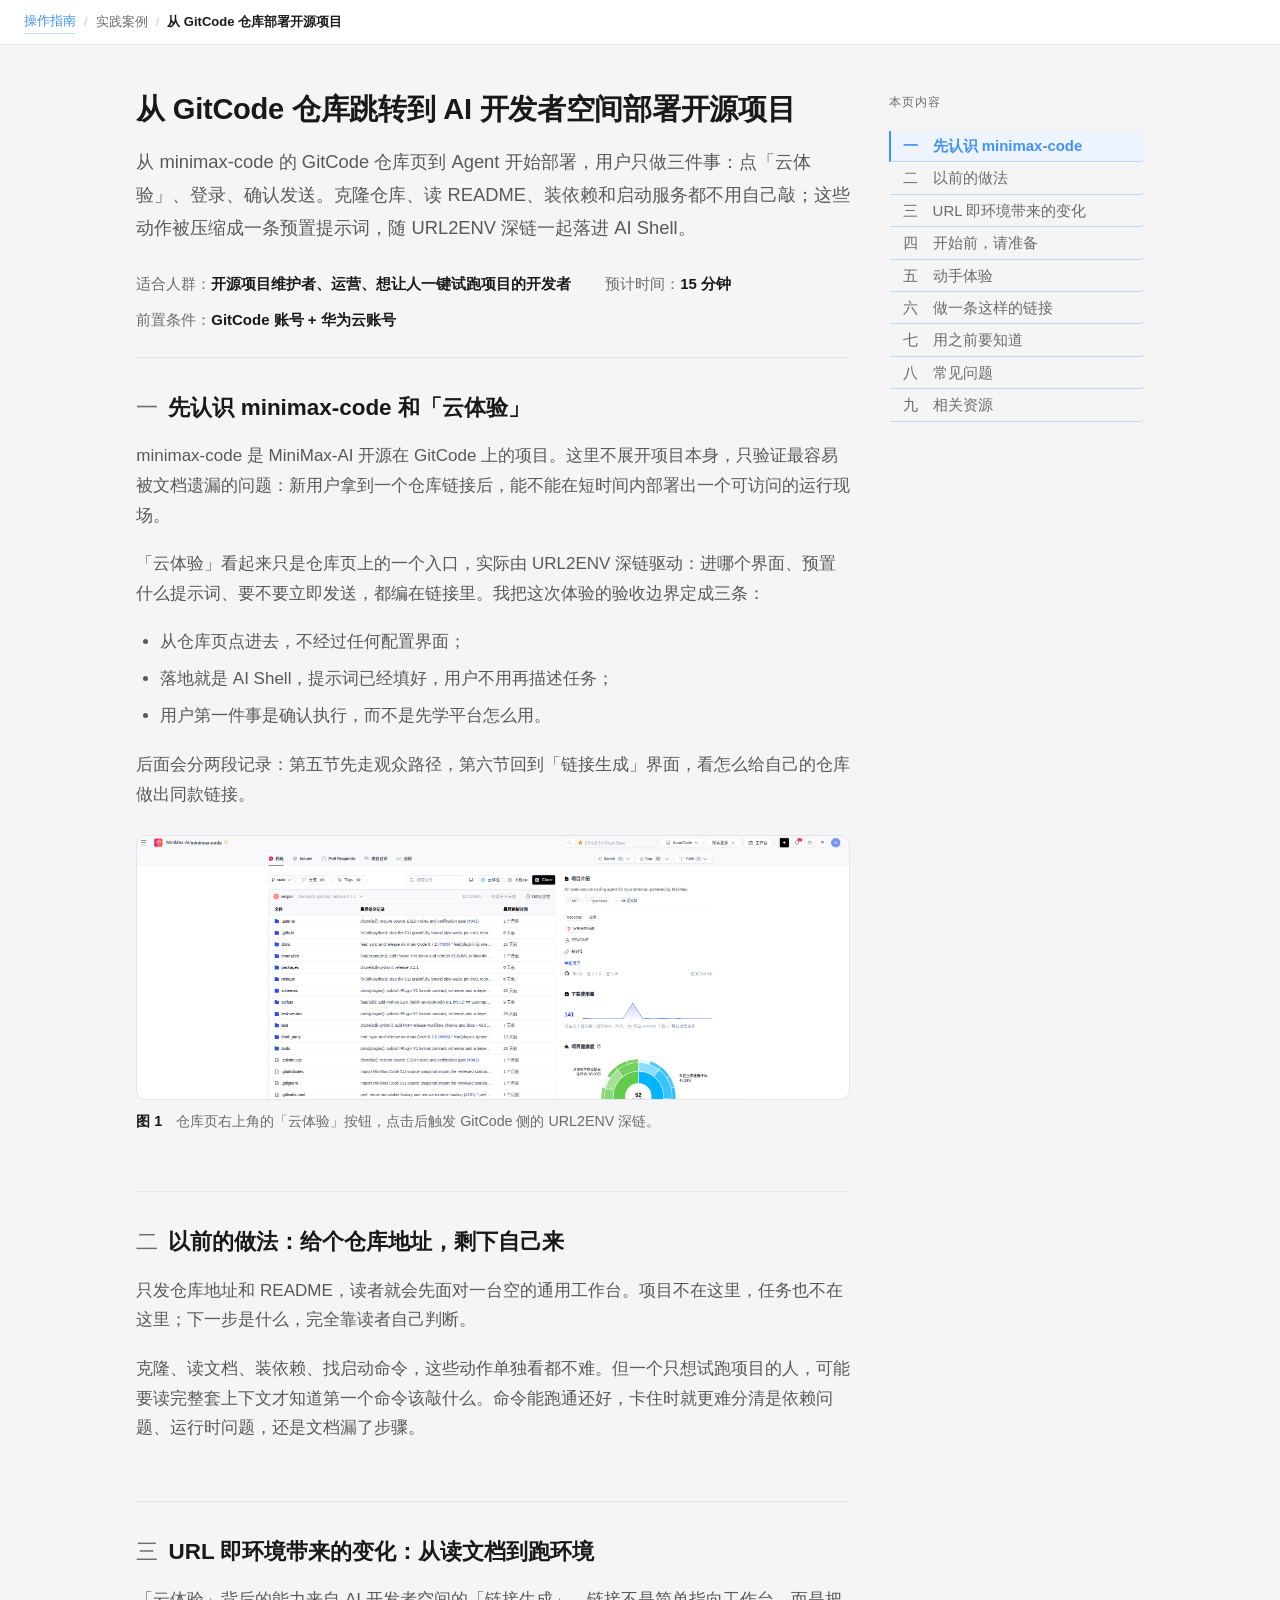
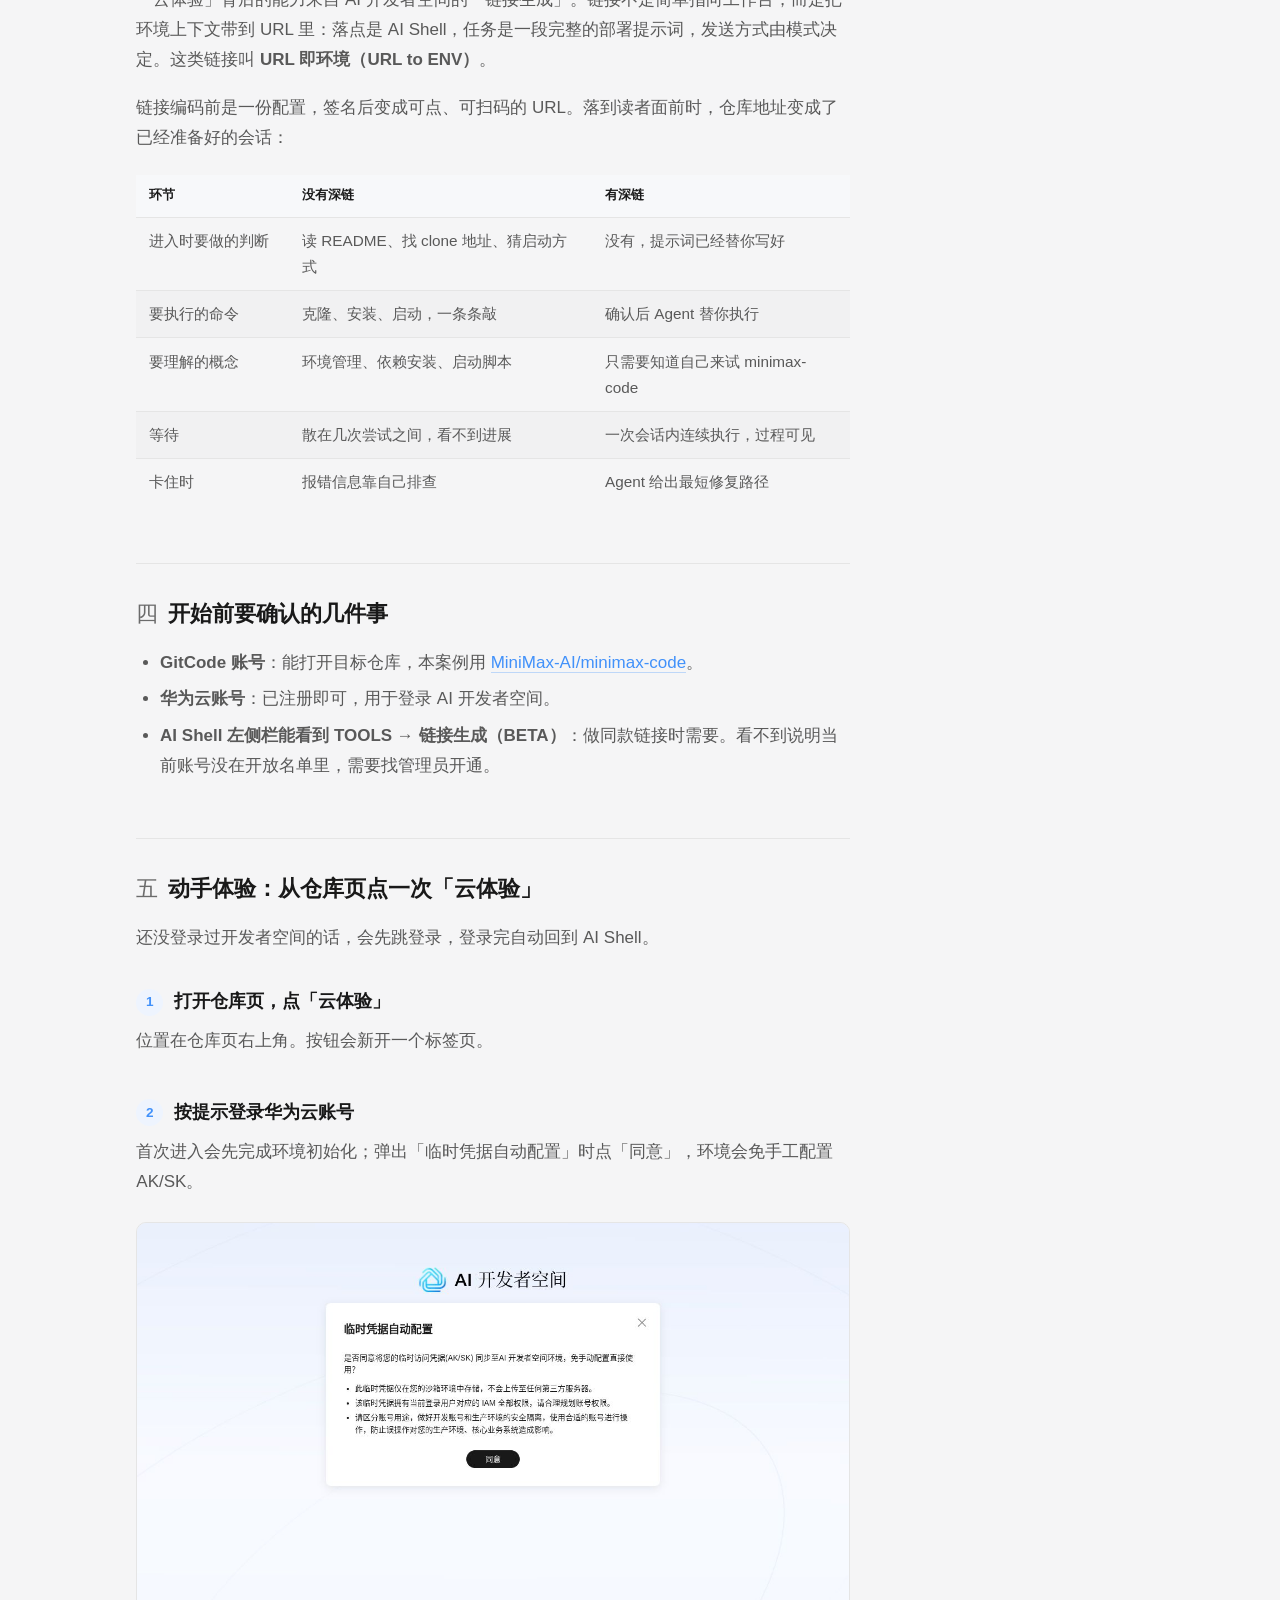
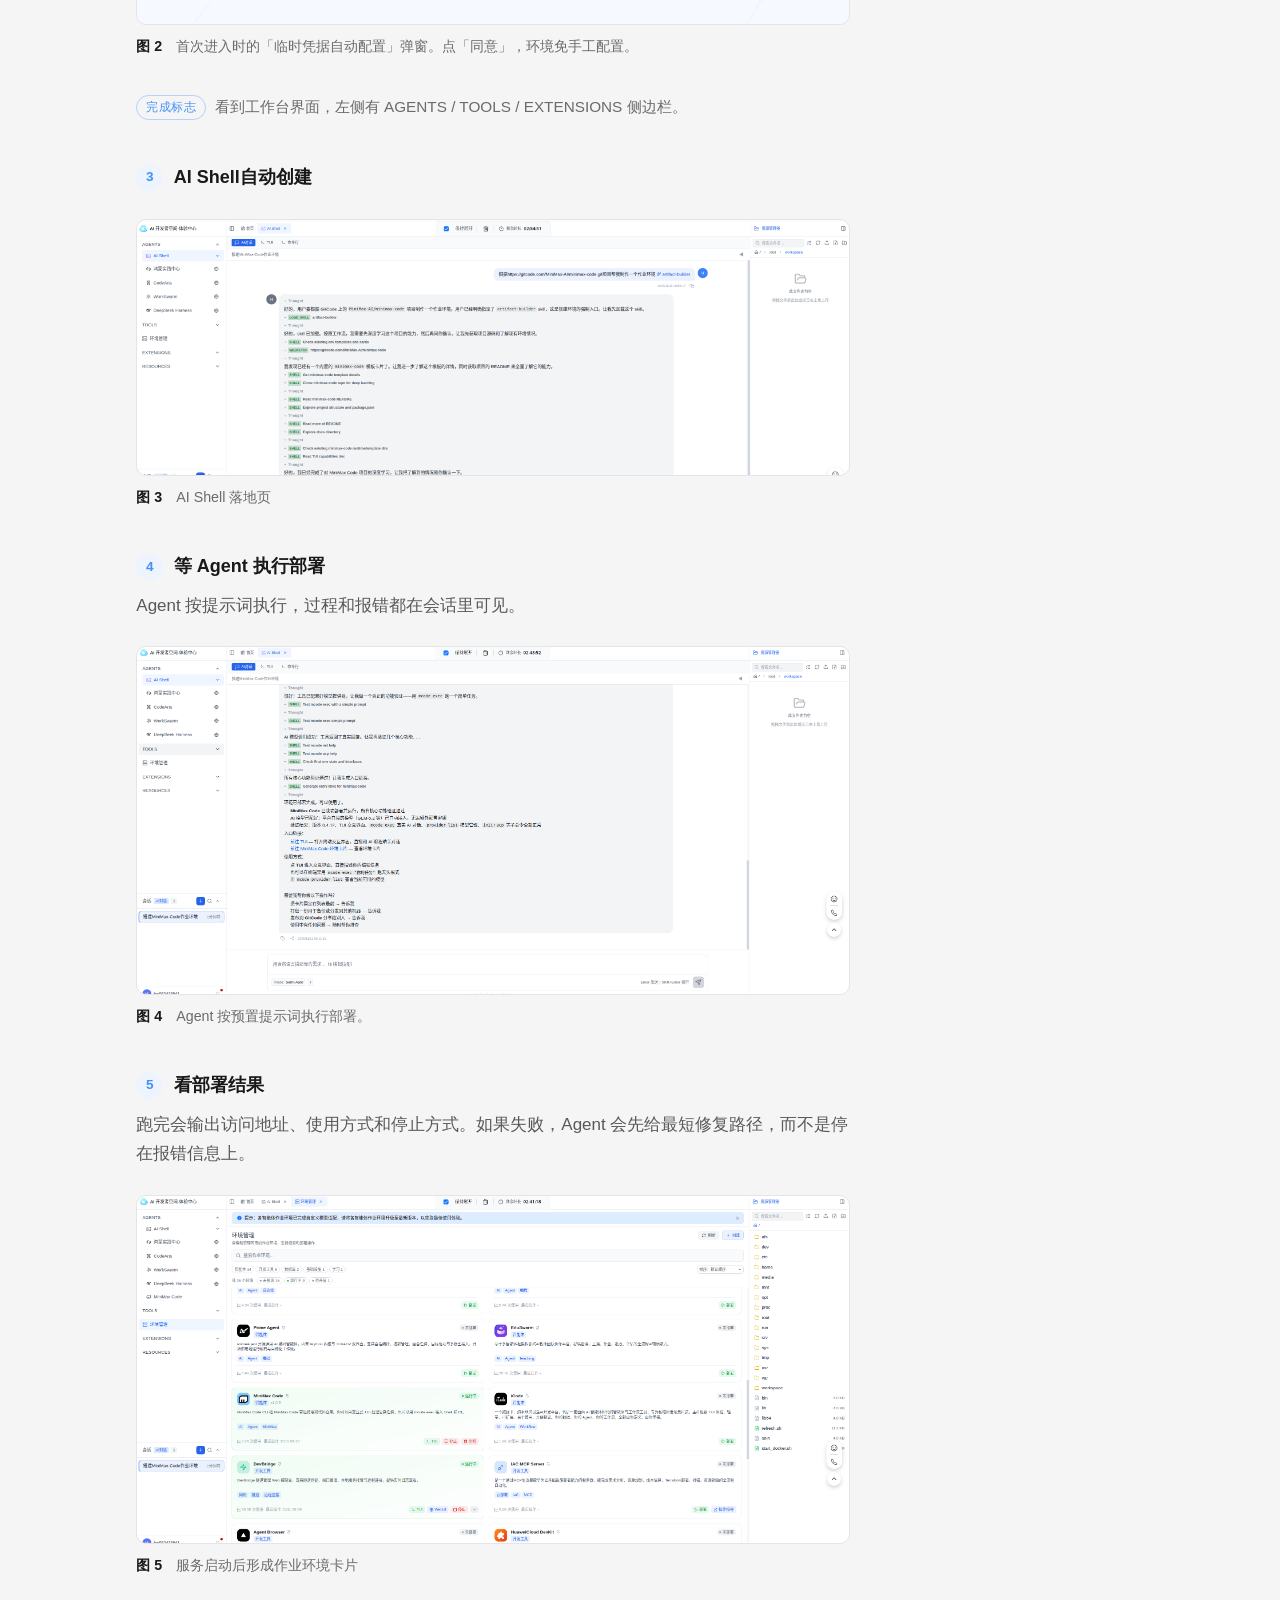
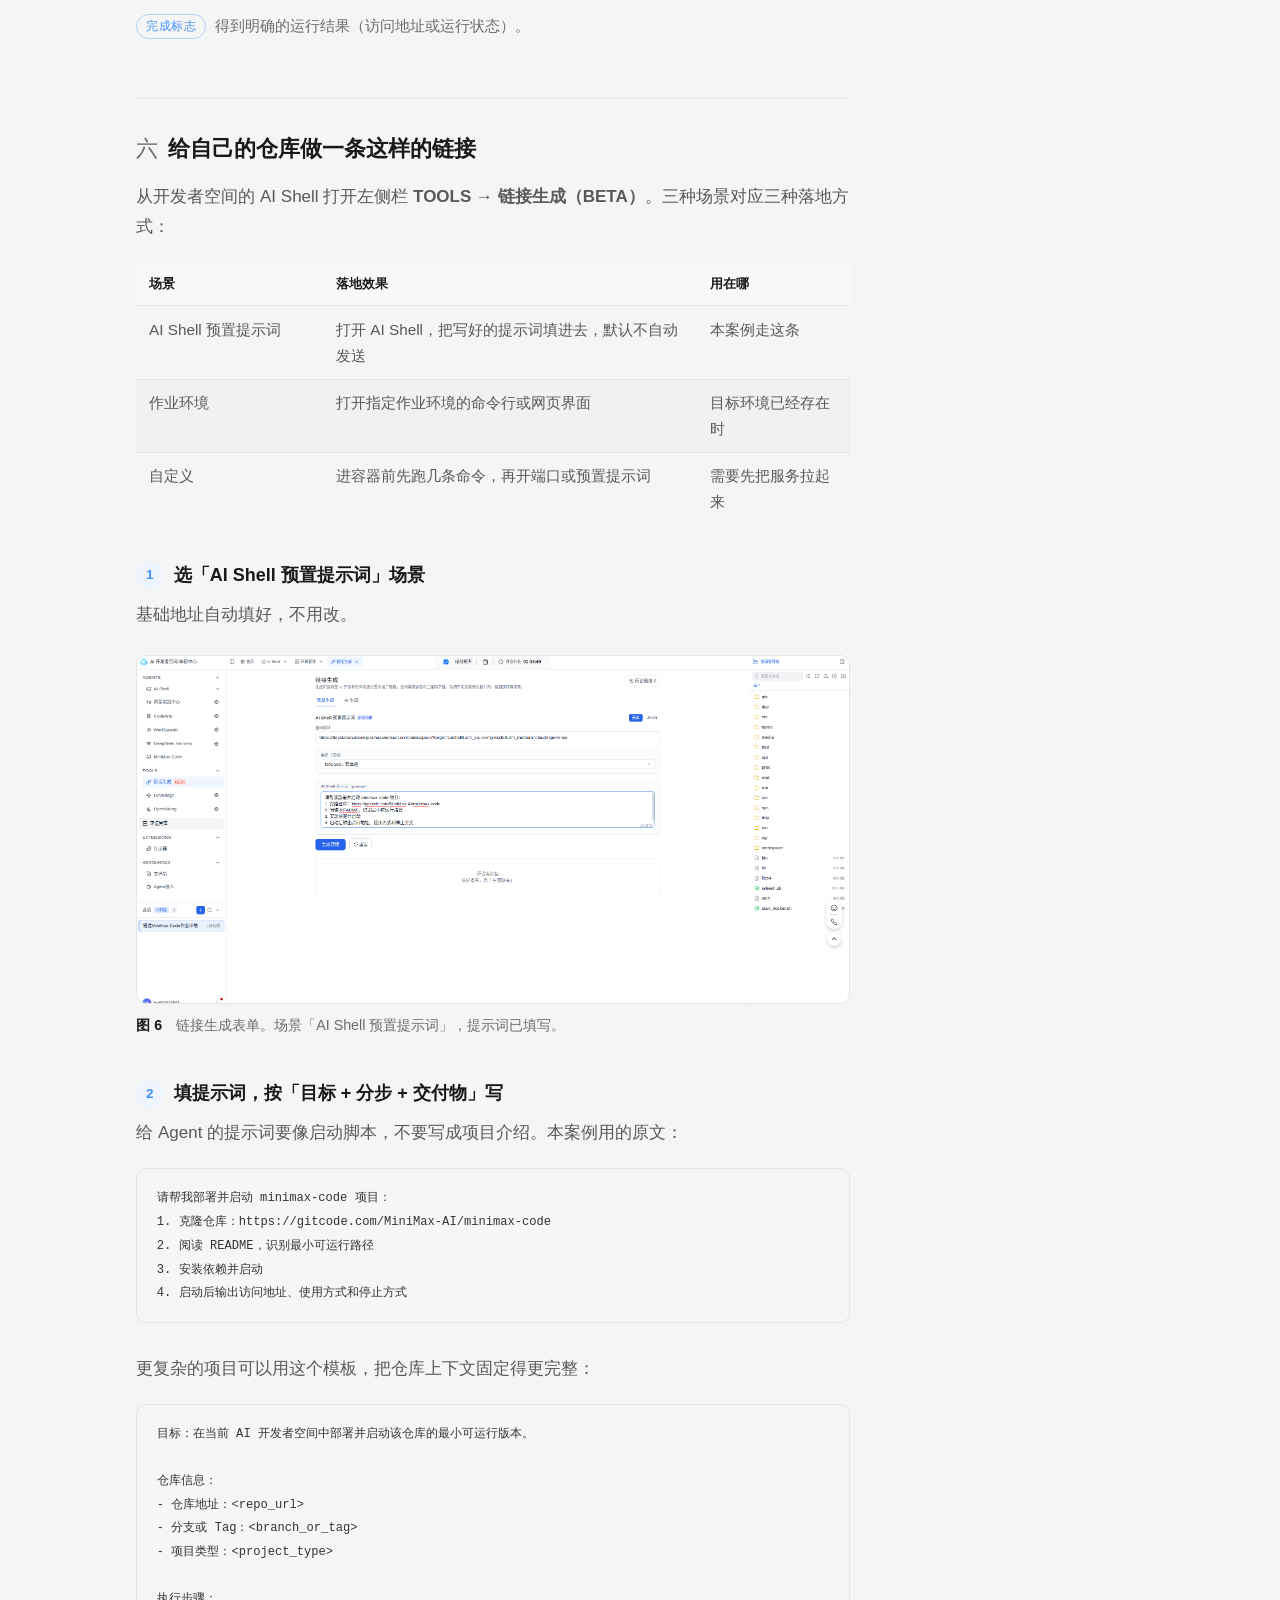
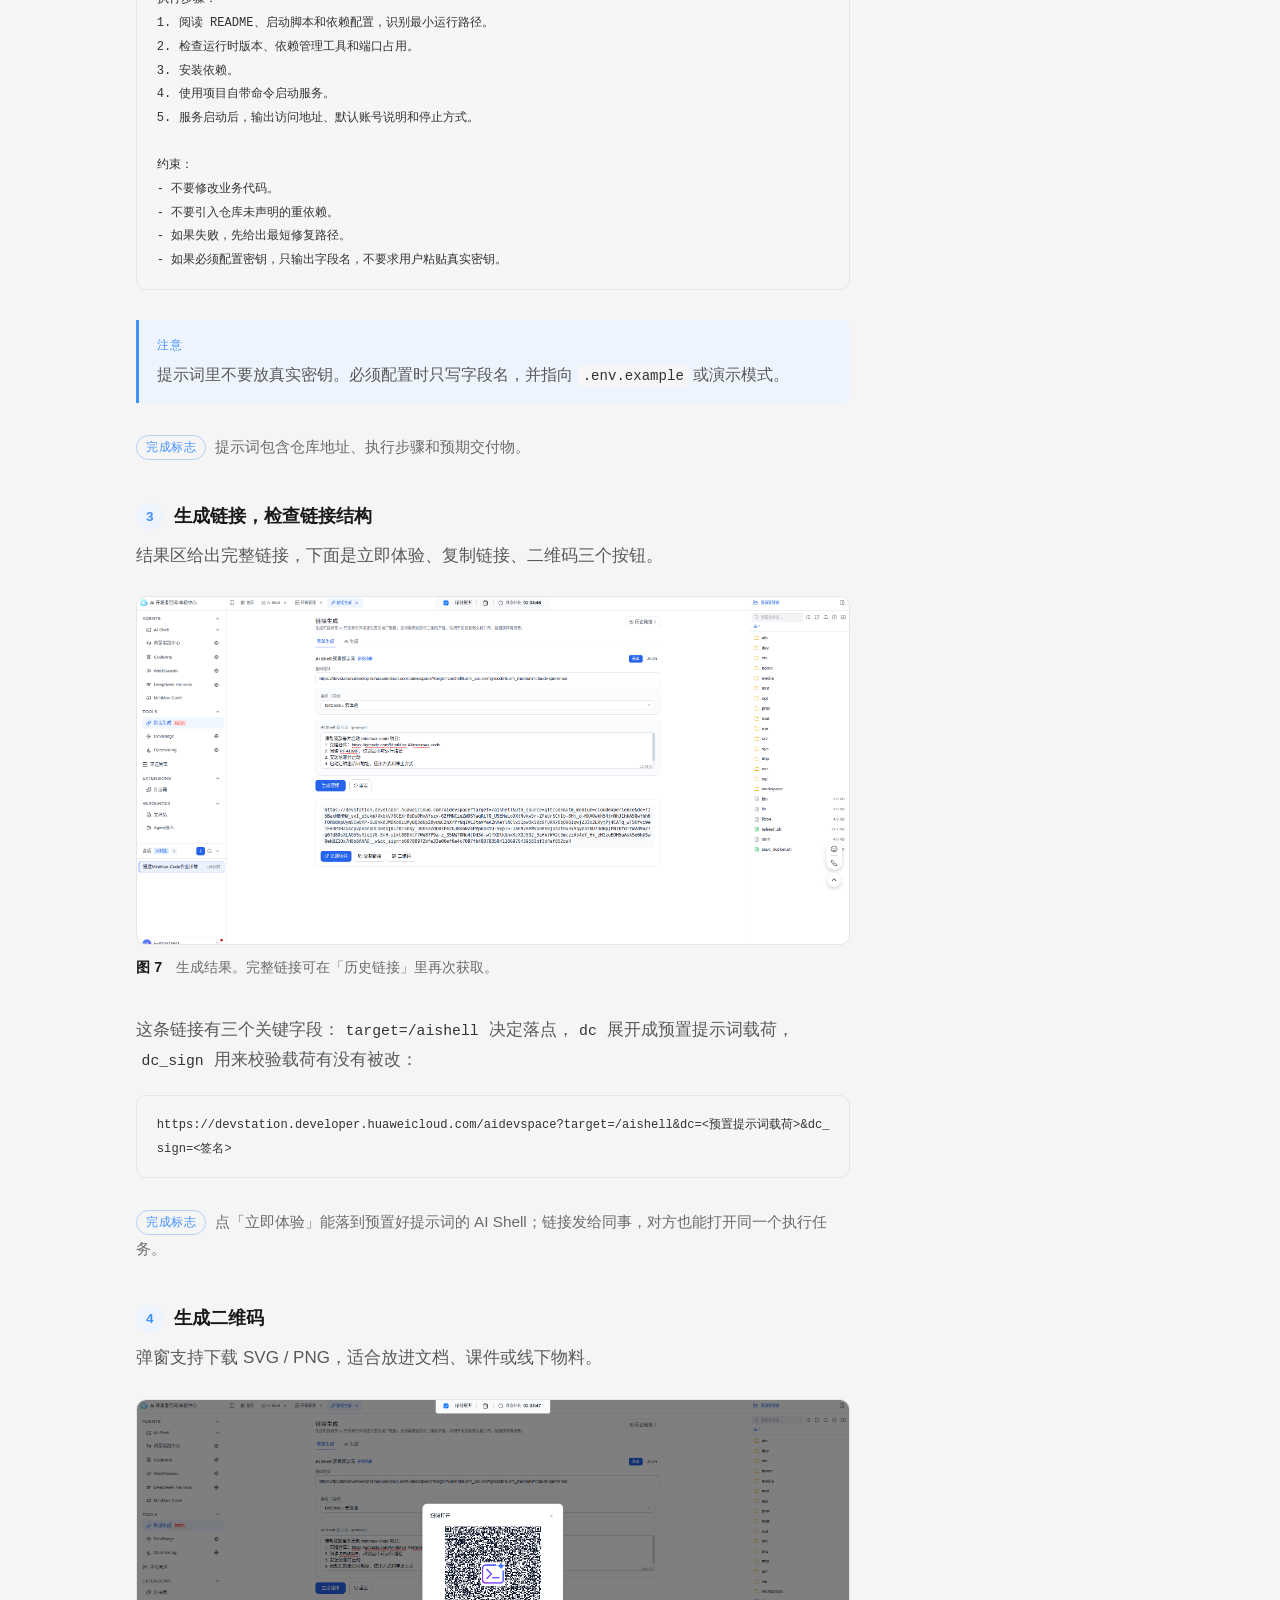
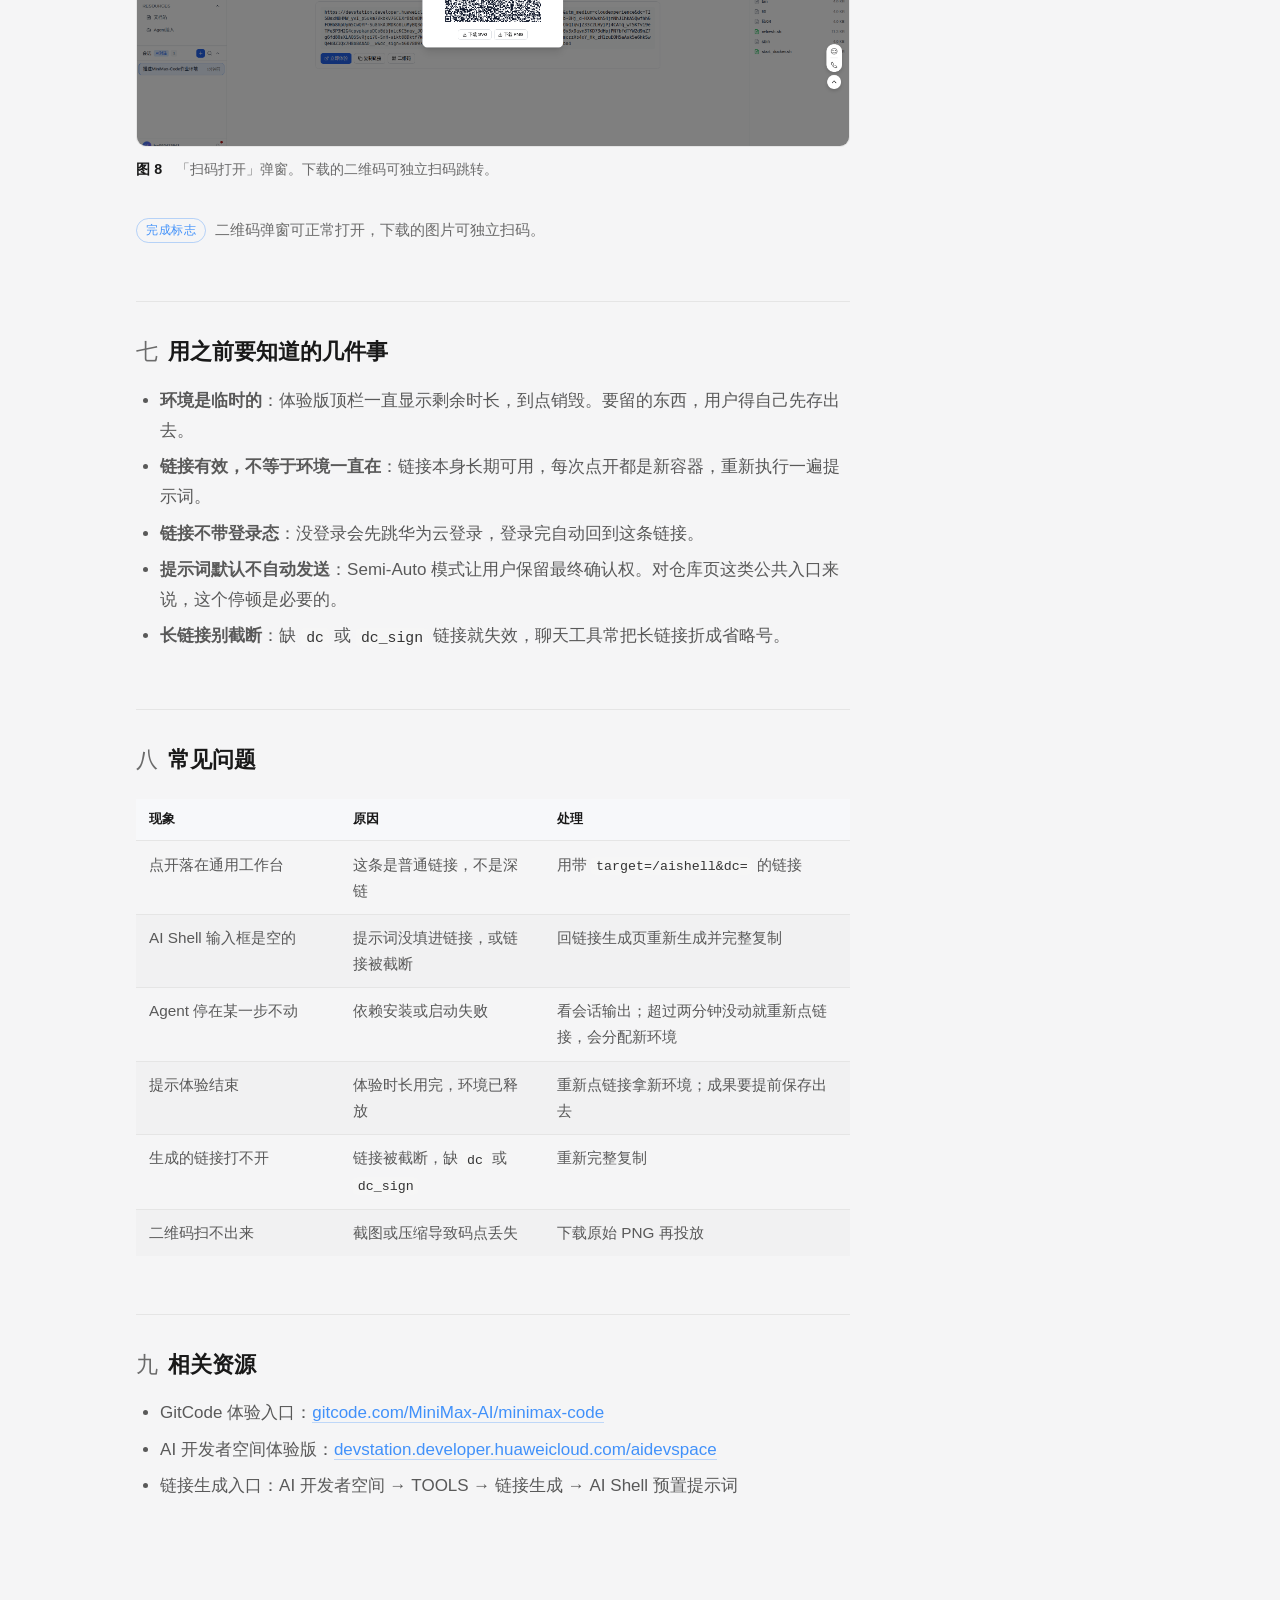
<file: cases/gitcode/gitcode-url2env-best-practice.html>
<!DOCTYPE html>
<html lang="zh-CN">

<head>
  <meta charset="UTF-8">
  <meta name="viewport" content="width=device-width, initial-scale=1">
  <title>从 GitCode 仓库跳转到 AI 开发者空间部署开源项目</title>
<link rel="icon" type="image/svg+xml" href="../../images/space.svg" />
  <style>
    :root {
      --bg: #fdfdfc;
      --fg: #1b1f24;
      --muted: #666e79;
      --line: #e6e3dd;
      --card: #ffffff;
      --accent: #4191FA;
      --accent-soft: #eef4fe;
      --code-bg: #f4f2ee;
      --toc: 15rem;
      --gap: clamp(2rem, 3vw, 3.25rem);
      --measure: 42rem;
      --pad: clamp(1.25rem, 3.2vw, 3.5rem);
    }

    @media (prefers-color-scheme: dark) {
      :root {
        --bg: #15171a;
        --fg: #e5e7ea;
        --muted: #9aa3ae;
        --line: #2a2e34;
        --card: #1b1e22;
        --accent: #7fb0f5;
        --accent-soft: #1c2735;
        --code-bg: #22262b;
      }
    }

    * {
      box-sizing: border-box
    }

    html {
      scroll-behavior: smooth;
      -webkit-text-size-adjust: 100%;
      font-size: 17px
    }

    body {
      margin: 0;
      background: var(--bg);
      color: var(--fg);
      font-family: -apple-system, BlinkMacSystemFont, "PingFang SC", "Hiragino Sans GB",
        "Microsoft YaHei", "Source Han Sans SC", "Noto Sans CJK SC", system-ui, sans-serif;
      line-height: 1.85;
    }

    @media (min-width:1600px) {
      html {
        font-size: 18px
      }
    }

    @media (min-width:2100px) {
      html {
        font-size: 19px
      }
    }

    @media (min-width:1800px) {
      :root {
        --measure: 45rem
      }
    }

    .progress {
      position: fixed;
      top: 0;
      left: 0;
      height: 2px;
      width: 0;
      background: var(--accent);
      z-index: 60
    }

    .wrap {
      display: grid;
      grid-template-columns: minmax(0, var(--measure)) var(--toc);
      justify-content: center;
      column-gap: var(--gap);
      margin: 0 auto;
      padding: 0 var(--pad);
    }

    main {
      grid-column: 1;
      min-width: 0;
      padding: 2.6rem 0 5rem
    }

    main>* {
      max-width: min(var(--measure), 100%)
    }

    h1 {
      font-size: clamp(1.58rem, 1.3rem + .55vw, 1.8rem);
      line-height: 1.4;
      margin: 0 0 .9rem;
      letter-spacing: -.01em;
      font-weight: 700
    }

    .lead {
      font-size: 1.08em;
      line-height: 1.8;
      margin: 0 0 1.6rem
    }

    .facts {
      display: flex;
      flex-wrap: wrap;
      gap: .55rem 2rem;
      margin: 0 0 2rem;
      padding: 0 0 1.4rem;
      border-bottom: 1px solid var(--line);
      font-size: .88rem;
      color: var(--muted);
    }

    .facts b {
      color: var(--fg);
      font-weight: 600
    }

    h2 {
      font-size: 1.32em;
      line-height: 1.45;
      font-weight: 650;
      margin: 3.4rem 0 1rem;
      text-wrap: balance;
      padding-top: 2rem;
      border-top: 1px solid var(--line);
      scroll-margin-top: 1.5rem
    }

    h2:first-of-type {
      margin-top: 1.6rem;
      padding-top: 0;
      border-top: 0
    }

    h3 {
      font-size: 1.06em;
      font-weight: 650;
      margin: 2.2rem 0 .7rem
    }

    .sec-no {
      color: var(--muted);
      font-weight: 500;
      margin-right: .6rem;
      font-variant-numeric: tabular-nums
    }

    p {
      margin: 0 0 1.1rem
    }

    ul,
    ol {
      margin: 0 0 1.15rem;
      padding-left: 1.4rem
    }

    li {
      margin: .4rem 0
    }

    strong {
      font-weight: 650
    }

    a {
      color: var(--accent);
      text-decoration: none;
      border-bottom: 1px solid color-mix(in srgb, var(--accent) 30%, transparent)
    }

    a:hover {
      border-bottom-color: var(--accent)
    }

    .nb {
      white-space: nowrap
    }

    code {
      font-family: ui-monospace, SFMono-Regular, Menlo, Consolas, monospace;
      font-size: .87em;
      background: var(--code-bg);
      padding: .12em .36em;
      border-radius: 4px;
      word-break: break-word
    }

    pre {
      margin: 1.2rem 0 1.8rem;
      background: var(--card);
      border: 1px solid var(--line);
      border-radius: 10px;
      padding: 1rem 1.15rem;
      overflow: auto;
      font-size: .82rem;
      line-height: 1.7
    }

    pre code {
      background: none;
      padding: 0;
      white-space: pre-wrap;
      word-break: break-all
    }

    .step {
      margin: 2rem 0 2.4rem
    }

    .step h3 {
      display: flex;
      align-items: baseline;
      gap: .6rem;
      margin: 0 0 .5rem
    }

    .step h3 .n {
      flex: none;
      width: 1.6rem;
      height: 1.6rem;
      border-radius: 50%;
      background: var(--accent-soft);
      color: var(--accent);
      font-size: .8rem;
      font-weight: 600;
      display: grid;
      place-items: center;
      align-self: center
    }

    .done {
      margin: .9rem 0 0;
      font-size: .9rem;
      color: var(--muted)
    }

    .done::before {
      content: "完成标志";
      display: inline-block;
      margin-right: .5rem;
      font-size: .72rem;
      letter-spacing: .06em;
      color: var(--accent);
      border: 1px solid color-mix(in srgb, var(--accent) 35%, transparent);
      border-radius: 99px;
      padding: .05rem .5rem;
      vertical-align: 1px
    }

    figure {
      margin: 1.5rem 0 2.1rem
    }

    figure img {
      display: block;
      width: 100%;
      height: auto;
      border: 1px solid var(--line);
      border-radius: 10px;
      background: var(--card);
      cursor: zoom-in
    }

    figcaption {
      margin-top: .6rem;
      font-size: .84em;
      line-height: 1.65;
      color: var(--muted)
    }

    figcaption b {
      color: var(--fg);
      font-weight: 600
    }

    .tablewrap {
      overflow-x: auto;
      margin: 1.3rem 0 2rem
    }

    table {
      border-collapse: collapse;
      width: 100%;
      font-size: .9em;
      line-height: 1.7;
      min-width: 28rem
    }

    th,
    td {
      padding: .6rem .75rem;
      text-align: left;
      vertical-align: top;
      border-bottom: 1px solid var(--line)
    }

    thead th {
      font-size: .82em;
      font-weight: 600;
      color: var(--muted);
      white-space: nowrap;
      background: var(--card)
    }

    tbody tr:nth-child(even) {
      background: color-mix(in srgb, var(--line) 22%, transparent)
    }

    tbody tr:last-child td {
      border-bottom: 0
    }

    .note {
      border-left: 3px solid var(--accent);
      background: var(--accent-soft);
      border-radius: 0 8px 8px 0;
      padding: .85rem 1.05rem;
      margin: 1.3rem 0 1.8rem;
      font-size: .95em
    }

    .note p:last-child {
      margin: 0
    }

    .note .lbl {
      display: block;
      font-size: .74em;
      letter-spacing: .08em;
      color: var(--accent);
      margin-bottom: .25rem
    }

    .ph-box {
      border: 1px dashed var(--line);
      border-radius: 10px;
      background: var(--card);
      padding: 2.6rem 1.5rem;
      text-align: center;
      color: var(--muted);
      font-size: .9em
    }

    aside {
      grid-column: 2;
      min-width: 0
    }

    nav.toc {
      position: sticky;
      top: 0;
      max-height: 100vh;
      overflow: auto;
      padding: 2.8rem 0 3rem;
      font-size: .88rem
    }

    nav.toc .hd {
      font-size: .72rem;
      letter-spacing: .1em;
      color: var(--muted);
      margin: 0 0 1rem
    }

    nav.toc ol {
      list-style: none;
      margin: 0;
      padding: 0
    }

    nav.toc li {
      margin: .05rem 0
    }

    nav.toc a {
      display: block;
      padding: .24rem .7rem;
      color: var(--muted);
      text-decoration: none;
      border-left: 2px solid transparent;
      border-radius: 0 4px 4px 0;
      line-height: 1.5
    }

    nav.toc a:hover {
      color: var(--fg);
      background: var(--accent-soft)
    }

    nav.toc a.on {
      color: var(--accent);
      border-left-color: var(--accent);
      background: var(--accent-soft);
      font-weight: 600
    }

    .end {
      margin-top: 3.6rem;
      padding-top: 1.2rem;
      border-top: 1px solid var(--line);
      font-size: .86em;
      color: var(--muted)
    }

    #lb {
      position: fixed;
      inset: 0;
      background: rgba(0, 0, 0, .88);
      display: none;
      place-items: center;
      z-index: 100;
      padding: 2rem;
      cursor: zoom-out
    }

    #lb.on {
      display: grid
    }

    #lb img {
      max-width: 100%;
      max-height: 100%;
      border-radius: 8px
    }

    @media (max-width:60rem) {
      .wrap {
        grid-template-columns: 1fr;
        padding: 0 1.35rem
      }

      main {
        grid-column: 1;
        padding-top: 1.5rem
      }

      aside {
        display: none
      }

      main>* {
        max-width: 100%
      }
    }

    @media print {

      aside,
      .progress,
      #lb {
        display: none
      }

      body {
        background: #fff;
        color: #000;
        font-size: 10.5pt;
        line-height: 1.6
      }

      .wrap {
        display: block;
        max-width: none;
        padding: 0
      }

      main>* {
        max-width: none
      }

      h2 {
        break-after: avoid;
        border-top: 1px solid #ccc
      }

      figure,
      table,
      .step,
      .note {
        break-inside: avoid
      }

      a {
        color: #000;
        border-bottom: 0
      }

      a[href^="http"]::after {
        content: " (" attr(href) ")";
        font-size: 8pt;
        color: #555
      }
    }
  </style>
  <link rel="stylesheet" href="../guide-theme.css" />
</head>

<body>
  <nav class="guide-crumb">
    <a href="../../AIDevspace.html#practice-cases">操作指南</a>
    <span class="sep">/</span>
    <span>实践案例</span>
    <span class="sep">/</span>
    <span class="cur">从 GitCode 仓库部署开源项目</span>
  </nav>
  <div class="progress" id="prog"></div>

  <div class="wrap">
    <main>
      <h1>从 GitCode 仓库<span class="nb">跳转到</span> AI 开发者空间<span class="nb">部署</span>开源项目</h1>
      <p class="lead">从 minimax-code 的 GitCode 仓库页到 Agent 开始部署，用户只做三件事：点「云体验」、登录、确认发送。克隆仓库、读
        README、装依赖和启动服务都不用自己敲；这些动作被压缩成一条预置提示词，随 URL2ENV 深链一起落进 AI Shell。</p>
      <p class="facts">
        <span>适合人群：<b>开源项目维护者、运营、想让人一键试跑项目的开发者</b></span>
        <span>预计时间：<b>15 分钟</b></span>
        <span>前置条件：<b>GitCode 账号 + 华为云账号</b></span>
      </p>

      <h2 id="s1"><span class="sec-no">一</span>先认识 minimax-code 和「云体验」</h2>

      <p>minimax-code 是 MiniMax-AI 开源在 GitCode 上的项目。这里不展开项目本身，只验证最容易被文档遗漏的问题：新用户拿到一个仓库链接后，能不能在短时间内部署出一个可访问的运行现场。</p>

      <p>「云体验」看起来只是仓库页上的一个入口，实际由 URL2ENV 深链驱动：进哪个界面、预置什么提示词、要不要立即发送，都编在链接里。我把这次体验的验收边界定成三条：</p>

      <ul>
        <li>从仓库页点进去，不经过任何配置界面；</li>
        <li>落地就是 AI Shell，提示词已经填好，用户不用再描述任务；</li>
        <li>用户第一件事是确认执行，而不是先学平台怎么用。</li>
      </ul>

      <p>后面会分两段记录：第五节先走观众路径，第六节回到「链接生成」界面，看怎么给自己的仓库做出同款链接。</p>

      <figure>
        <img src="assets/p1.png" alt="GitCode 仓库页，右上角有云体验按钮">
        <figcaption><b>图 1</b>　仓库页右上角的「云体验」按钮，点击后触发 GitCode 侧的 URL2ENV 深链。</figcaption>
      </figure>

      <h2 id="s2"><span class="sec-no">二</span>以前的做法：给个仓库地址，剩下自己来</h2>

      <p>只发仓库地址和 README，读者就会先面对一台空的通用工作台。项目不在这里，任务也不在这里；下一步是什么，完全靠读者自己判断。</p>

      <p>克隆、读文档、装依赖、找启动命令，这些动作单独看都不难。但一个只想试跑项目的人，可能要读完整套上下文才知道第一个命令该敲什么。命令能跑通还好，卡住时就更难分清是依赖问题、运行时问题，还是文档漏了步骤。</p>

      <h2 id="s3"><span class="sec-no">三</span>URL 即环境带来的变化：从读文档到跑环境</h2>

      <p>「云体验」背后的能力来自 AI 开发者空间的「链接生成」。链接不是简单指向工作台，而是把环境上下文带到 URL 里：落点是 AI Shell，任务是一段完整的部署提示词，发送方式由模式决定。这类链接叫
        <strong>URL 即环境（URL to ENV）</strong>。
      </p>

      <p>链接编码前是一份配置，签名后变成可点、可扫码的 URL。落到读者面前时，仓库地址变成了已经准备好的会话：</p>

      <div class="tablewrap">
        <table>
          <thead>
            <tr>
              <th style="width:9rem">环节</th>
              <th>没有深链</th>
              <th>有深链</th>
            </tr>
          </thead>
          <tbody>
            <tr>
              <td>进入时要做的判断</td>
              <td>读 README、找 clone 地址、猜启动方式</td>
              <td>没有，提示词已经替你写好</td>
            </tr>
            <tr>
              <td>要执行的命令</td>
              <td>克隆、安装、启动，一条条敲</td>
              <td>确认后 Agent 替你执行</td>
            </tr>
            <tr>
              <td>要理解的概念</td>
              <td>环境管理、依赖安装、启动脚本</td>
              <td>只需要知道自己来试 minimax-code</td>
            </tr>
            <tr>
              <td>等待</td>
              <td>散在几次尝试之间，看不到进展</td>
              <td>一次会话内连续执行，过程可见</td>
            </tr>
            <tr>
              <td>卡住时</td>
              <td>报错信息靠自己排查</td>
              <td>Agent 给出最短修复路径</td>
            </tr>
          </tbody>
        </table>
      </div>

      <h2 id="s4"><span class="sec-no">四</span>开始前要确认的几件事</h2>

      <ul>
        <li><strong>GitCode 账号</strong>：能打开目标仓库，本案例用 <a
            href="https://gitcode.com/MiniMax-AI/minimax-code?source_module=search_project">MiniMax-AI/minimax-code</a>。
        </li>
        <li><strong>华为云账号</strong>：已注册即可，用于登录 AI 开发者空间。</li>
        <li><strong>AI Shell 左侧栏能看到 TOOLS → 链接生成（BETA）</strong>：做同款链接时需要。看不到说明当前账号没在开放名单里，需要找管理员开通。</li>
      </ul>

      <h2 id="s5"><span class="sec-no">五</span>动手体验：从仓库页点一次「云体验」</h2>

      <p>还没登录过开发者空间的话，会先跳登录，登录完自动回到 AI Shell。</p>

      <div class="step">
        <h3><span class="n">1</span>打开仓库页，点「云体验」</h3>
        <p>位置在仓库页右上角。按钮会新开一个标签页。</p>
      </div>

      <div class="step">
        <h3><span class="n">2</span>按提示登录华为云账号</h3>
        <p>首次进入会先完成环境初始化；弹出「临时凭据自动配置」时点「同意」，环境会免手工配置 AK/SK。</p>
        <figure>
          <img src="assets/aidevspace-entry-credential-dialog.png" alt="AI 开发者空间临时凭据自动配置弹窗">
          <figcaption><b>图 2</b>　首次进入时的「临时凭据自动配置」弹窗。点「同意」，环境免手工配置。</figcaption>
        </figure>
        <p class="done">看到工作台界面，左侧有 AGENTS / TOOLS / EXTENSIONS 侧边栏。</p>
      </div>

      <div class="step">
        <h3><span class="n">3</span>AI Shell自动创建</h3>
        <figure>
          <img src="assets/p3.png" alt="AI Shell 落地页，输入框已预置完整提示词">
          <figcaption><b>图 3</b>　AI Shell 落地页</figcaption>
        </figure>
      </div>

      <div class="step">
        <h3><span class="n">4</span>等 Agent 执行部署</h3>
        <p>Agent 按提示词执行，过程和报错都在会话里可见。</p>
        <figure class="ph">
          <img src="assets/p4.png" alt="Agent 按预置提示词执行部署。">
          <figcaption><b>图 4</b>　Agent 按预置提示词执行部署。</figcaption>
        </figure>
      </div>

      <div class="step">
        <h3><span class="n">5</span>看部署结果</h3>
        <p>跑完会输出访问地址、使用方式和停止方式。如果失败，Agent 会先给最短修复路径，而不是停在报错信息上。</p>
        <figure class="ph">
          <img src="assets/p5.png" alt="服务启动后形成作业环境卡片。">
          <figcaption><b>图 5</b>　服务启动后形成作业环境卡片</figcaption>
        </figure>
        <p class="done">得到明确的运行结果（访问地址或运行状态）。</p>
      </div>

      <h2 id="s6"><span class="sec-no">六</span>给自己的仓库做一条这样的链接</h2>

      <p>从开发者空间的 AI Shell 打开左侧栏 <strong>TOOLS → 链接生成（BETA）</strong>。三种场景对应三种落地方式：</p>

      <div class="tablewrap">
        <table>
          <thead>
            <tr>
              <th style="width:11rem">场景</th>
              <th>落地效果</th>
              <th>用在哪</th>
            </tr>
          </thead>
          <tbody>
            <tr>
              <td>AI Shell 预置提示词</td>
              <td>打开 AI Shell，把写好的提示词填进去，默认不自动发送</td>
              <td>本案例走这条</td>
            </tr>
            <tr>
              <td>作业环境</td>
              <td>打开指定作业环境的命令行或网页界面</td>
              <td>目标环境已经存在时</td>
            </tr>
            <tr>
              <td>自定义</td>
              <td>进容器前先跑几条命令，再开端口或预置提示词</td>
              <td>需要先把服务拉起来</td>
            </tr>
          </tbody>
        </table>
      </div>

      <div class="step">
        <h3><span class="n">1</span>选「AI Shell 预置提示词」场景</h3>
        <p>基础地址自动填好，不用改。</p>
        <figure>
          <img src="assets/p6.png" alt="链接生成表单，场景为 AI Shell 预置提示词，提示词已填写">
          <figcaption><b>图 6</b>　链接生成表单。场景「AI Shell 预置提示词」，提示词已填写。</figcaption>
        </figure>
      </div>

      <div class="step">
        <h3><span class="n">2</span>填提示词，按「目标 + 分步 + 交付物」写</h3>
        <p>给 Agent 的提示词要像启动脚本，不要写成项目介绍。本案例用的原文：</p>
        <pre><code>请帮我部署并启动 minimax-code 项目：
1. 克隆仓库：https://gitcode.com/MiniMax-AI/minimax-code
2. 阅读 README，识别最小可运行路径
3. 安装依赖并启动
4. 启动后输出访问地址、使用方式和停止方式</code></pre>
        <p>更复杂的项目可以用这个模板，把仓库上下文固定得更完整：</p>
        <pre><code>目标：在当前 AI 开发者空间中部署并启动该仓库的最小可运行版本。

仓库信息：
- 仓库地址：&lt;repo_url&gt;
- 分支或 Tag：&lt;branch_or_tag&gt;
- 项目类型：&lt;project_type&gt;

执行步骤：
1. 阅读 README、启动脚本和依赖配置，识别最小运行路径。
2. 检查运行时版本、依赖管理工具和端口占用。
3. 安装依赖。
4. 使用项目自带命令启动服务。
5. 服务启动后，输出访问地址、默认账号说明和停止方式。

约束：
- 不要修改业务代码。
- 不要引入仓库未声明的重依赖。
- 如果失败，先给出最短修复路径。
- 如果必须配置密钥，只输出字段名，不要求用户粘贴真实密钥。</code></pre>
        <div class="note">
          <span class="lbl">注意</span>
          <p>提示词里不要放真实密钥。必须配置时只写字段名，并指向 <code>.env.example</code> 或演示模式。</p>
        </div>
        <p class="done">提示词包含仓库地址、执行步骤和预期交付物。</p>
      </div>

      <div class="step">
        <h3><span class="n">3</span>生成链接，检查链接结构</h3>
        <p>结果区给出完整链接，下面是立即体验、复制链接、二维码三个按钮。</p>
        <figure>
          <img src="assets/p7.png" alt="链接生成结果，显示完整链接与三个按钮">
          <figcaption><b>图 7</b>　生成结果。完整链接可在「历史链接」里再次获取。</figcaption>
        </figure>
        <p>这条链接有三个关键字段：<code>target=/aishell</code> 决定落点，<code>dc</code> 展开成预置提示词载荷，<code>dc_sign</code> 用来校验载荷有没有被改：
        </p>
        <pre><code>https://devstation.developer.huaweicloud.com/aidevspace?target=/aishell&amp;dc=&lt;预置提示词载荷&gt;&amp;dc_sign=&lt;签名&gt;</code></pre>
        <p class="done">点「立即体验」能落到预置好提示词的 AI Shell；链接发给同事，对方也能打开同一个执行任务。</p>
      </div>

      <div class="step">
        <h3><span class="n">4</span>生成二维码</h3>
        <p>弹窗支持下载 SVG / PNG，适合放进文档、课件或线下物料。</p>
        <figure>
          <img src="assets/p8.png" alt="扫码打开二维码弹窗，支持下载 SVG 和 PNG">
          <figcaption><b>图 8</b>　「扫码打开」弹窗。下载的二维码可独立扫码跳转。</figcaption>
        </figure>
        <p class="done">二维码弹窗可正常打开，下载的图片可独立扫码。</p>
      </div>

      <h2 id="s7"><span class="sec-no">七</span>用之前要知道的几件事</h2>

      <ul>
        <li><strong>环境是临时的</strong>：体验版顶栏一直显示剩余时长，到点销毁。要留的东西，用户得自己先存出去。</li>
        <li><strong>链接有效，不等于环境一直在</strong>：链接本身长期可用，每次点开都是新容器，重新执行一遍提示词。</li>
        <li><strong>链接不带登录态</strong>：没登录会先跳华为云登录，登录完自动回到这条链接。</li>
        <li><strong>提示词默认不自动发送</strong>：Semi-Auto 模式让用户保留最终确认权。对仓库页这类公共入口来说，这个停顿是必要的。</li>
        <li><strong>长链接别截断</strong>：缺 <code>dc</code> 或 <code>dc_sign</code> 链接就失效，聊天工具常把长链接折成省略号。</li>
      </ul>

      <h2 id="s8"><span class="sec-no">八</span>常见问题</h2>

      <div class="tablewrap">
        <table>
          <thead>
            <tr>
              <th style="width:12rem">现象</th>
              <th style="width:12rem">原因</th>
              <th>处理</th>
            </tr>
          </thead>
          <tbody>
            <tr>
              <td>点开落在通用工作台</td>
              <td>这条是普通链接，不是深链</td>
              <td>用带 <code>target=/aishell&amp;dc=</code> 的链接</td>
            </tr>
            <tr>
              <td>AI Shell 输入框是空的</td>
              <td>提示词没填进链接，或链接被截断</td>
              <td>回链接生成页重新生成并完整复制</td>
            </tr>
            <tr>
              <td>Agent 停在某一步不动</td>
              <td>依赖安装或启动失败</td>
              <td>看会话输出；超过两分钟没动就重新点链接，会分配新环境</td>
            </tr>
            <tr>
              <td>提示体验结束</td>
              <td>体验时长用完，环境已释放</td>
              <td>重新点链接拿新环境；成果要提前保存出去</td>
            </tr>
            <tr>
              <td>生成的链接打不开</td>
              <td>链接被截断，缺 <code>dc</code> 或 <code>dc_sign</code></td>
              <td>重新完整复制</td>
            </tr>
            <tr>
              <td>二维码扫不出来</td>
              <td>截图或压缩导致码点丢失</td>
              <td>下载原始 PNG 再投放</td>
            </tr>
          </tbody>
        </table>
      </div>

      <h2 id="s9"><span class="sec-no">九</span>相关资源</h2>

      <ul>
        <li>GitCode 体验入口：<a
            href="https://gitcode.com/MiniMax-AI/minimax-code?source_module=search_project">gitcode.com/MiniMax-AI/minimax-code</a>
        </li>
        <li>AI 开发者空间体验版：<a
            href="https://devstation.developer.huaweicloud.com/aidevspace">devstation.developer.huaweicloud.com/aidevspace</a>
        </li>
        <li>链接生成入口：AI 开发者空间 → TOOLS → 链接生成 → AI Shell 预置提示词</li>
      </ul>
    </main>

    <aside>
      <nav class="toc" aria-label="本页内容">
        <p class="hd">本页内容</p>
        <ol id="toclist">
          <li><a href="#s1">一　先认识 minimax-code</a></li>
          <li><a href="#s2">二　以前的做法</a></li>
          <li><a href="#s3">三　URL 即环境带来的变化</a></li>
          <li><a href="#s4">四　开始前，请准备</a></li>
          <li><a href="#s5">五　动手体验</a></li>
          <li><a href="#s6">六　做一条这样的链接</a></li>
          <li><a href="#s7">七　用之前要知道</a></li>
          <li><a href="#s8">八　常见问题</a></li>
          <li><a href="#s9">九　相关资源</a></li>
        </ol>
      </nav>
    </aside>
  </div>

  <div id="lb" role="dialog" aria-label="放大的截图"><img alt=""></div>

  <script>
    (function () {
      var links = [].slice.call(document.querySelectorAll('#toclist a'));
      var heads = links.map(function (a) { return document.querySelector(a.getAttribute('href')); });
      var bar = document.getElementById('prog');

      function update() {
        var idx = 0;
        for (var i = 0; i < heads.length; i++) {
          if (heads[i] && heads[i].getBoundingClientRect().top <= 140) idx = i;
        }
        links.forEach(function (a, i) { a.classList.toggle('on', i === idx); });
        var h = document.documentElement.scrollHeight - window.innerHeight;
        bar.style.width = (h > 0 ? Math.min(100, (window.scrollY / h) * 100) : 0) + '%';
      }
      window.addEventListener('scroll', update, { passive: true });
      window.addEventListener('resize', update);
      update();

      var lb = document.getElementById('lb'), img = lb.querySelector('img');
      document.querySelectorAll('figure img').forEach(function (el) {
        el.addEventListener('click', function () { img.src = el.src; lb.classList.add('on'); });
      });
      lb.addEventListener('click', function () { lb.classList.remove('on'); img.src = ''; });
      document.addEventListener('keydown', function (e) {
        if (e.key === 'Escape') { lb.classList.remove('on'); img.src = ''; }
      });
    })();
  </script>
</body>

</html>
</file>
<file: cases/guide-theme.css>
/* 全站视觉统一：与 AIDevspace.html（操作指南）共用一套 token
   用途：实践案例详情页继承指南的配色、字体、代码块与表格样式，
   仅保留各页自身的内容布局差异。 */

:root {
  /* 指南 token */
  --link: #4191fa;
  --title: #191919;
  --text: #595959;
  --text-2: #6b6b6b;
  --text-3: #999999;
  --border: #e5e5e5;
  --bg: #f5f5f6;
  --bg-soft: #f7f8fa;
  --card: #ffffff;
  --code-bg: #f6f6f6;
  --code-text: #333333;

  /* 案例页原有变量名映射 */
  --fg: #191919;
  --ink: #191919;
  --ink2: #595959;
  --ink3: #6b6b6b;
  --sub: #595959;
  --mute: #999999;
  --muted: #6b6b6b;
  --line: #e5e5e5;
  --line2: #efefef;
  --accent: #4191fa;
  --accent-soft: #eef4fe;
  --accent-line: #d5e6fb;
  --blue: #4191fa;
  --blue-soft: #eef4fe;
  --brand: #4191fa;
  --brand-dark: #2f6fd0;
  --brand-soft: #eef4fe;
  --brand-line: #d5e6fb;
  --hw-red: #4191fa;
  --hw-red-dark: #2f6fd0;
}

body {
  font-family: -apple-system, BlinkMacSystemFont, "Segoe UI", "PingFang SC",
    "Hiragino Sans GB", "Microsoft YaHei", "Helvetica Neue", Arial, sans-serif;
  color: var(--text);
  background: var(--bg);
  line-height: 1.75;
  -webkit-font-smoothing: antialiased;
}

a {
  color: var(--link);
  text-decoration: none;
}
a:hover {
  text-decoration: underline;
}

h1,
h2,
h3,
h4 {
  color: var(--title);
}

code,
kbd,
samp,
pre {
  font-family: ui-monospace, SFMono-Regular, "SF Mono", Menlo, Consolas,
    "Liberation Mono", monospace;
}
code {
  background: var(--code-bg);
  color: var(--code-text);
}
pre {
  background: var(--code-bg);
  border-color: var(--border);
}

table th {
  background: var(--bg-soft);
  color: var(--title);
}
table th,
table td {
  border-color: var(--border);
}

/* 面包屑：说明案例从属于操作指南，并提供回流入口 */
.guide-crumb {
  display: flex;
  align-items: center;
  flex-wrap: wrap;
  gap: 8px;
  padding: 10px 24px;
  background: #ffffff;
  border-bottom: 1px solid var(--border);
  font-size: 13px;
  color: var(--text-2);
}
.guide-crumb a {
  color: var(--link);
  text-decoration: none;
}
.guide-crumb a:hover {
  text-decoration: underline;
}
.guide-crumb .sep {
  color: #cccccc;
}
.guide-crumb .cur {
  color: var(--title);
  font-weight: 600;
}
@media (max-width: 720px) {
  .guide-crumb {
    padding: 8px 16px;
    font-size: 12.5px;
  }
}
</file>
